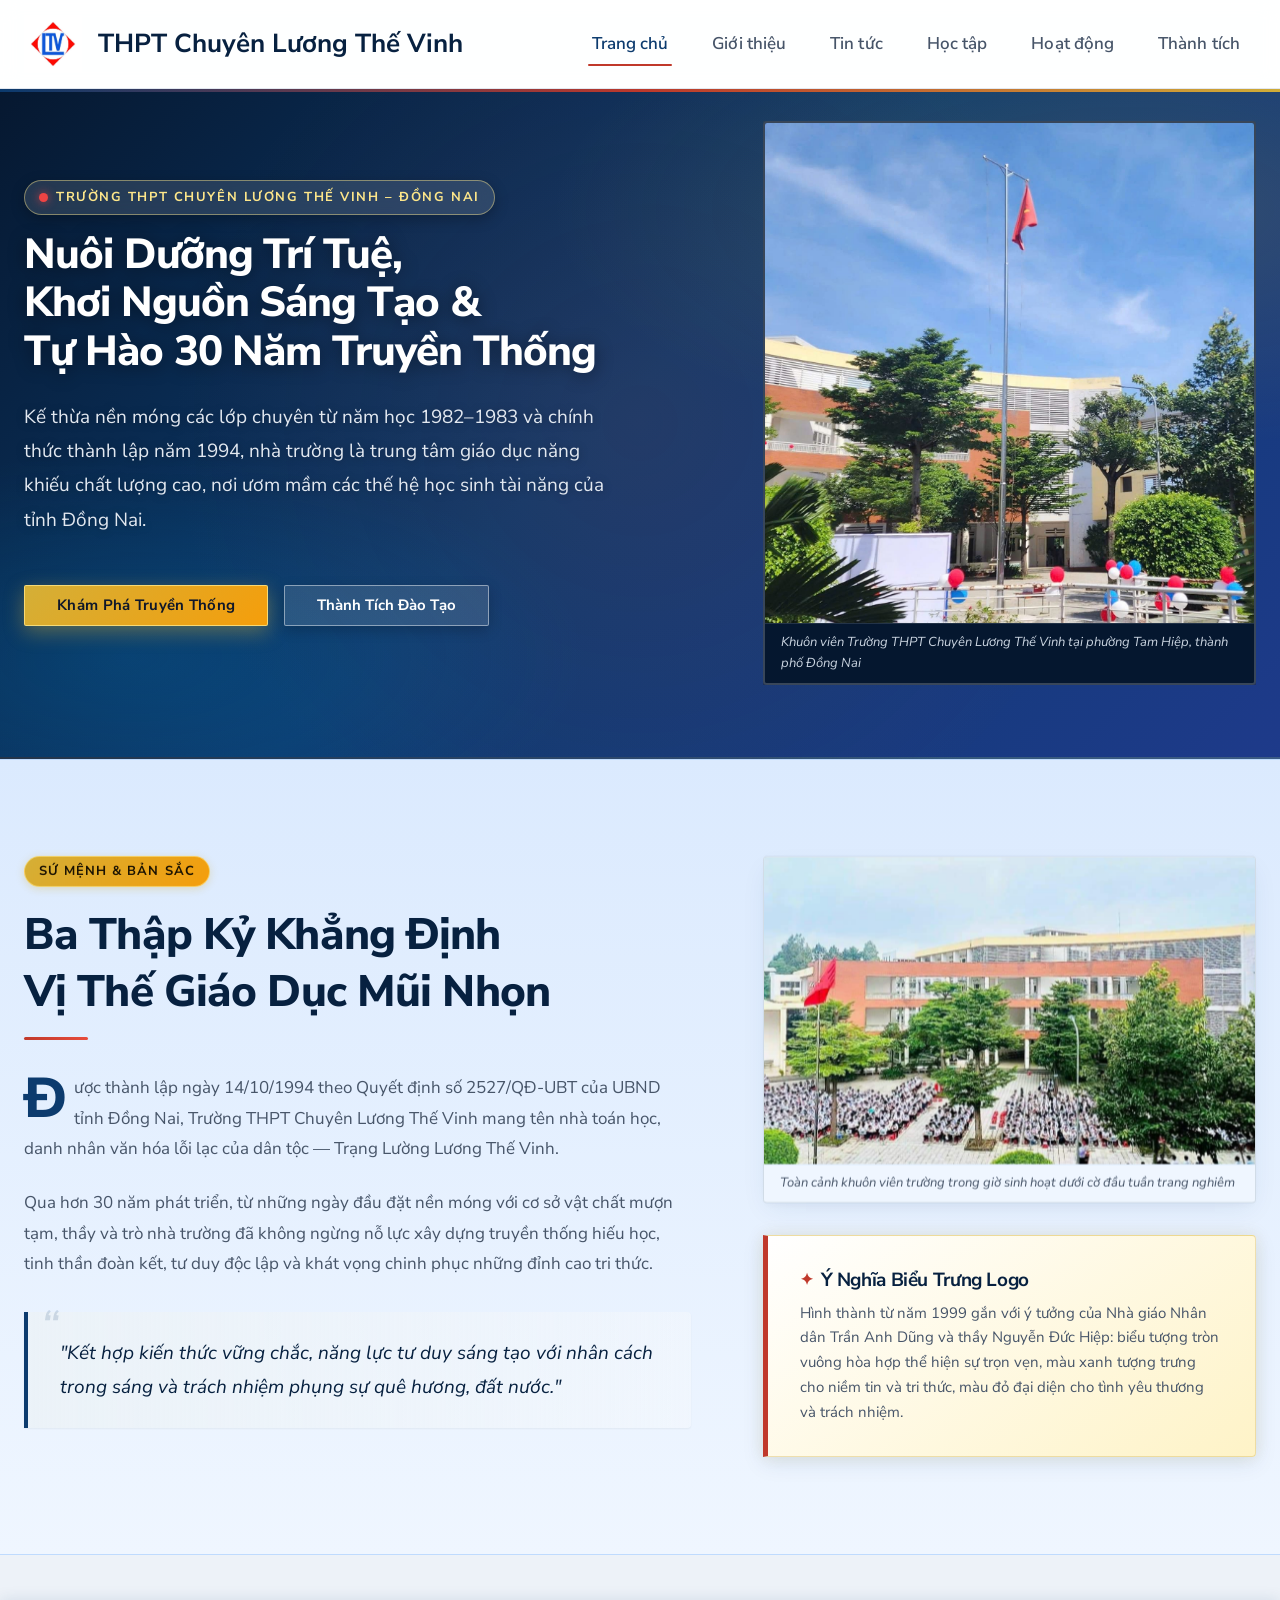
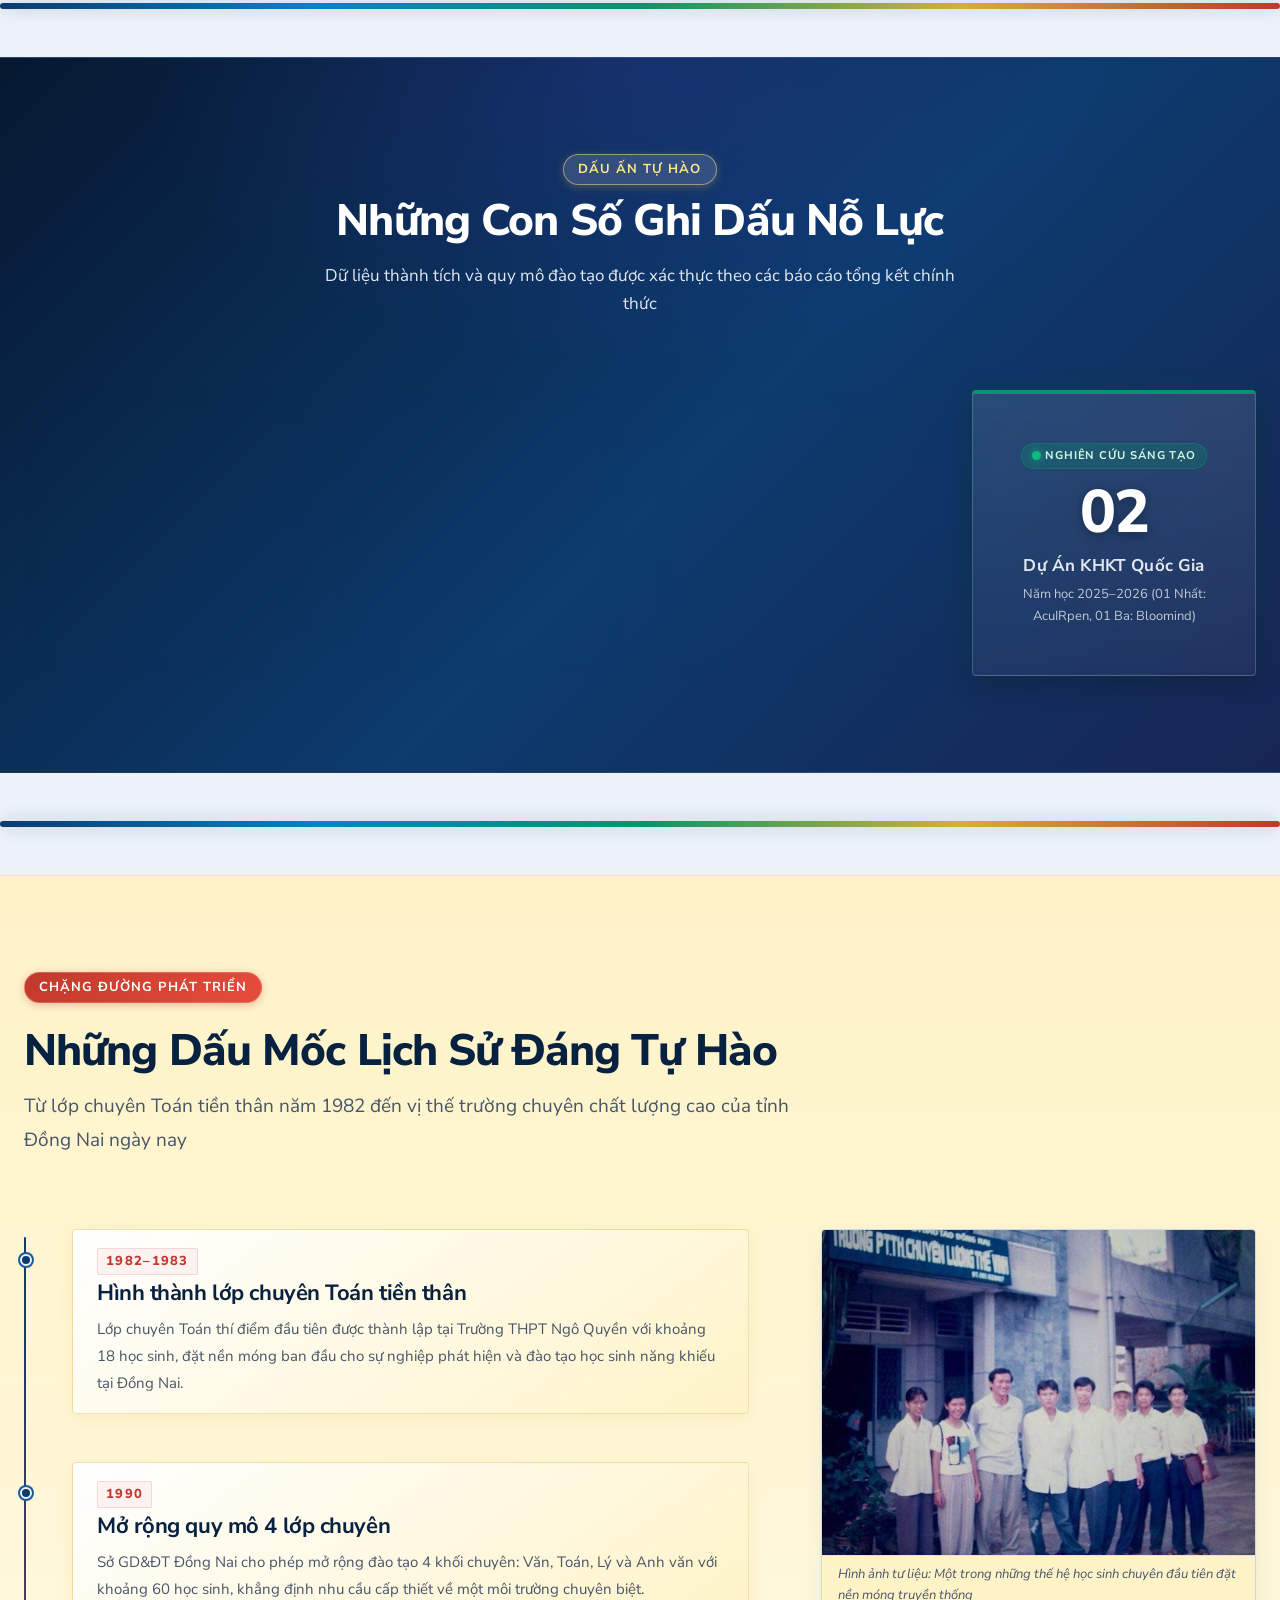
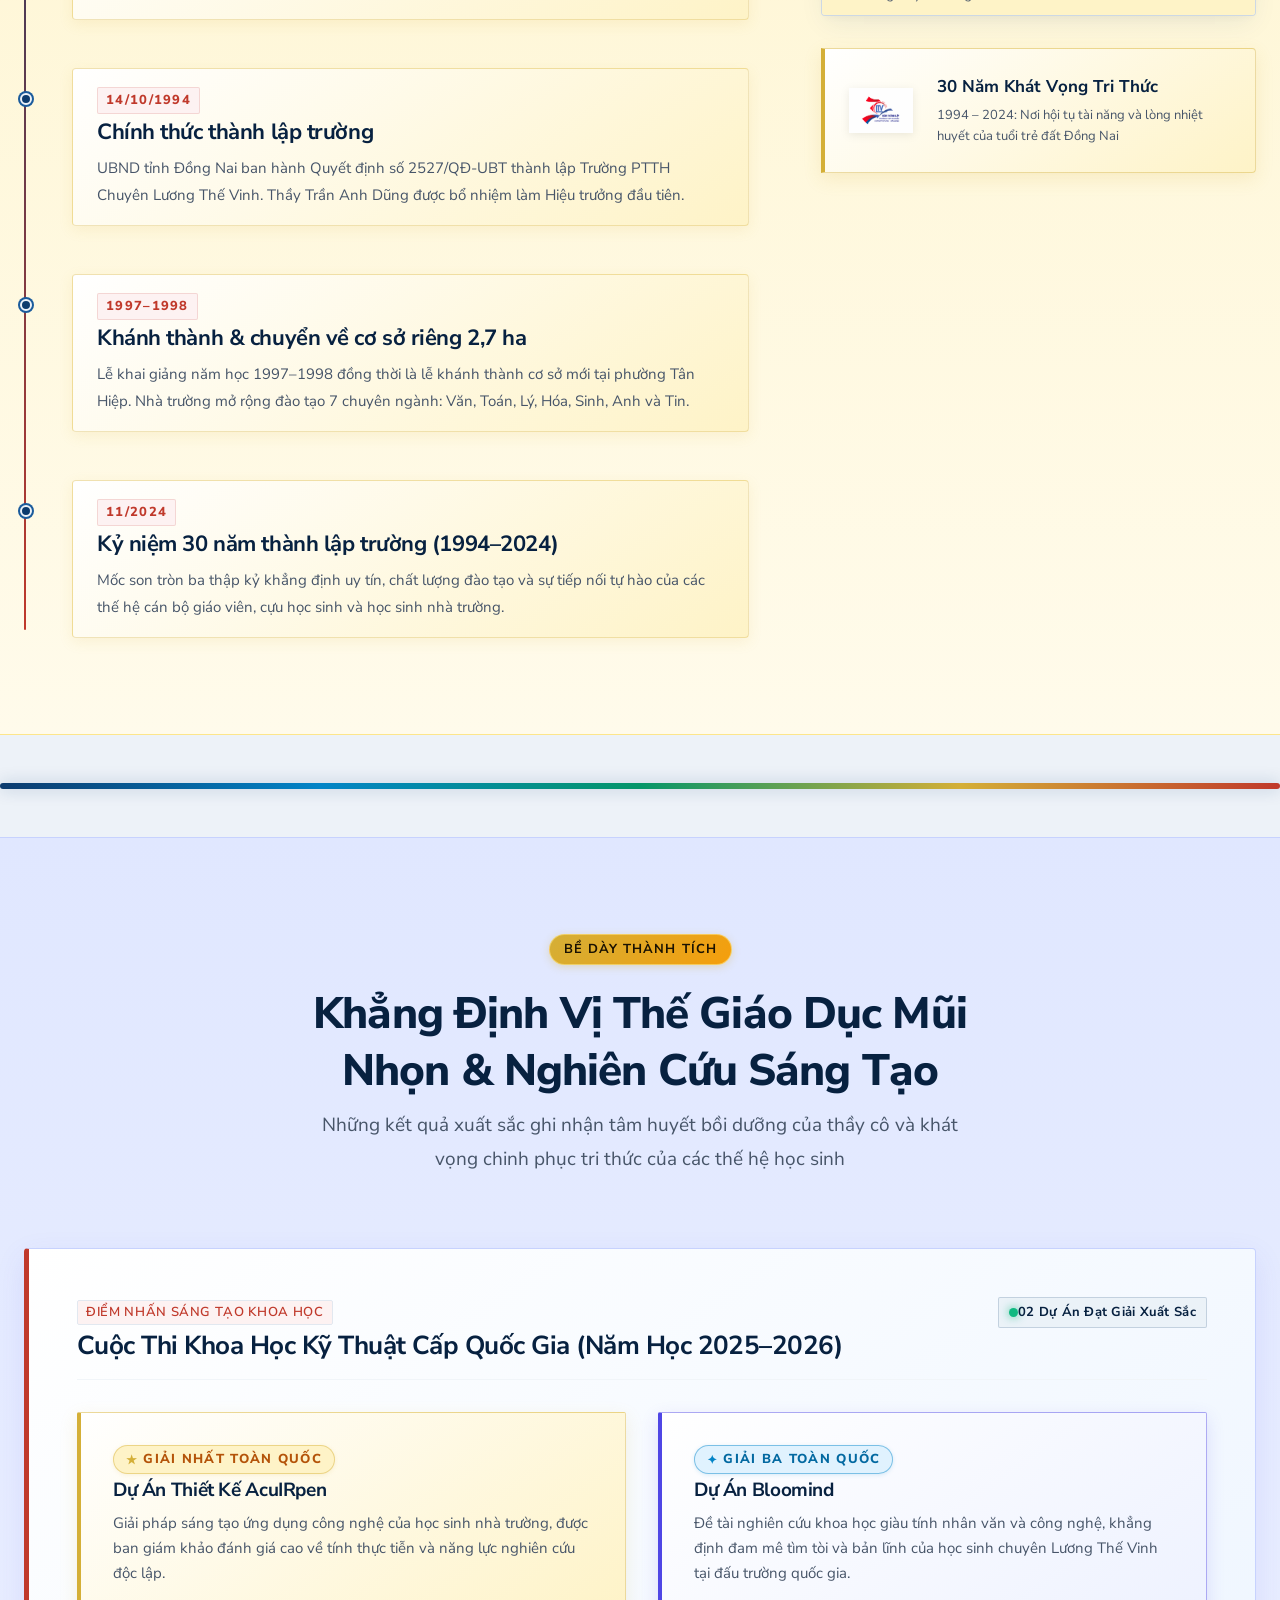
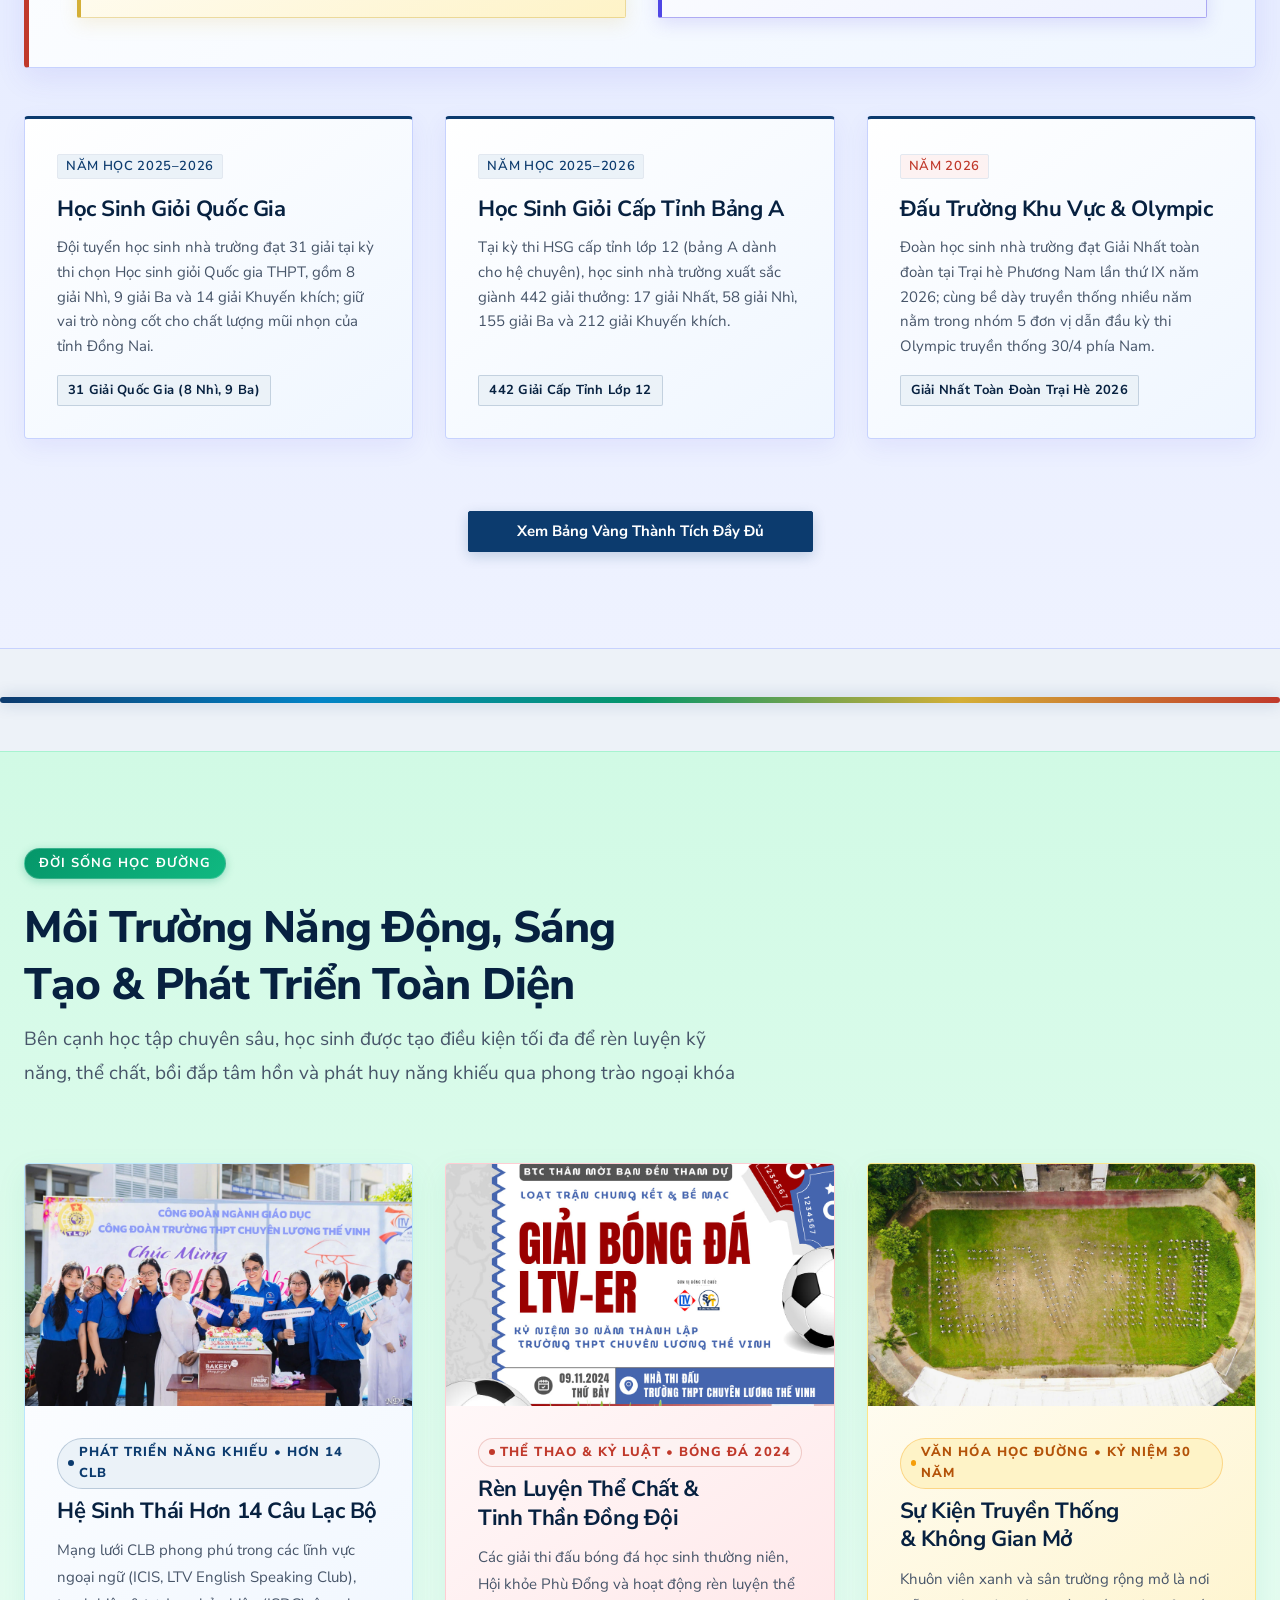
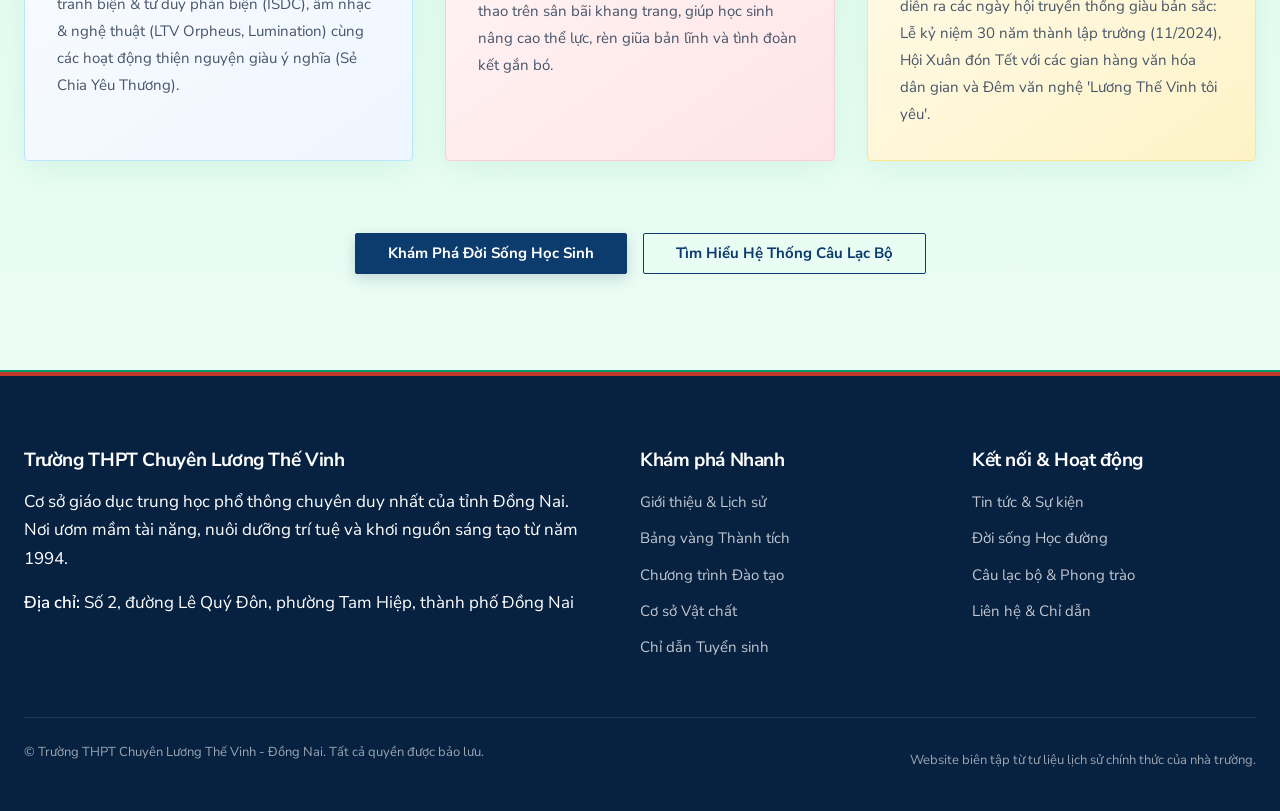
<file: index.html>
<!DOCTYPE html>
<html lang="vi">

<head>
  <meta charset="UTF-8">
  <meta name="viewport" content="width=device-width, initial-scale=1.0">
  <meta name="description"
    content="Trường THPT Chuyên Lương Thế Vinh - Đồng Nai | 30 năm truyền thống phát hiện và bồi dưỡng nhân tài (1994 - 2024)">
  <title>Trường THPT Chuyên Lương Thế Vinh - Đồng Nai</title>

  <!-- Favicon -->
  <link rel="icon" type="image/jpeg" href="assets/images/logo.jpg">

  <!-- Master Stylesheet -->
  <link rel="stylesheet" href="css/main.css">
</head>

<body>

  <!-- Pure CSS Scroll Progress Bar (Phase 22 Immersive Motion) -->
  <div class="scroll-progress-bar" aria-hidden="true"></div>

  <!-- Skip Link for Accessibility -->
  <a href="#main-content" class="skip-link">Chuyển đến nội dung chính</a>

  <!-- Site Header -->
  <header class="site-header">
    <div class="container">
      <div class="site-masthead">
        <div class="site-branding">
          <a href="index.html" class="site-brand-link">
            <img src="assets/images/logo.jpg" alt="Logo Trường THPT Chuyên Lương Thế Vinh" class="site-logo" width="58"
              height="58">
            <span class="site-title">THPT Chuyên Lương Thế Vinh</span>
          </a>
        </div>
        <nav class="site-nav" aria-label="Điều hướng chính">
          <!-- Desktop Navigation -->
          <ul class="nav-list">
            <li><a href="index.html" class="nav-link active" aria-current="page">Trang chủ</a></li>
            <li><a href="pages/about.html" class="nav-link">Giới thiệu</a></li>
            <li><a href="pages/news.html" class="nav-link">Tin tức</a></li>
            <li><a href="pages/academics.html" class="nav-link">Học tập</a></li>
            <li><a href="pages/student-life.html" class="nav-link">Hoạt động</a></li>
            <li><a href="pages/achievements.html" class="nav-link">Thành tích</a></li>
          </ul>

          <!-- Mobile Navigation Toggle -->
          <details class="nav-mobile-toggle">
            <summary class="nav-toggle-btn" aria-label="Mở menu điều hướng">
              <span class="nav-toggle-icon" aria-hidden="true"></span>
            </summary>
            <ul class="nav-mobile-list">
              <li><a href="index.html" class="nav-mobile-link active" aria-current="page">Trang chủ</a></li>
              <li><a href="pages/about.html" class="nav-mobile-link">Giới thiệu</a></li>
              <li><a href="pages/news.html" class="nav-mobile-link">Tin tức</a></li>
              <li><a href="pages/academics.html" class="nav-mobile-link">Học tập</a></li>
              <li><a href="pages/student-life.html" class="nav-mobile-link">Hoạt động</a></li>
              <li><a href="pages/achievements.html" class="nav-mobile-link">Thành tích</a></li>
            </ul>
          </details>
        </nav>
      </div>
    </div>
  </header>

  <!-- Main Content Landmark -->
  <main id="main-content">

    <!-- 1. Hero Section (Editorial Split Layout) -->
    <section class="hero-section" id="hero" aria-label="Khối giới thiệu đầu trang">
      <div class="container">
        <div class="hero-grid">
          <div class="hero-content">
            <span class="hero-eyebrow motion-stagger-title"><span class="status-pulse-dot status-pulse-dot--crimson"
                aria-hidden="true"></span>Trường THPT Chuyên Lương Thế Vinh – Đồng Nai</span>
            <h1 class="hero-title motion-stagger-title" style="font-size: 42px">Nuôi Dưỡng Trí Tuệ,<br> Khơi Nguồn Sáng
              Tạo &<br> Tự Hào 30 Năm Truyền Thống</h1>
            <p class="hero-lead motion-stagger-lead">Kế thừa nền móng các lớp chuyên từ năm học 1982–1983 và chính thức
              thành lập năm 1994, nhà trường là trung tâm giáo dục năng khiếu chất lượng cao, nơi ươm mầm các thế hệ học
              sinh tài năng của tỉnh Đồng Nai.</p>
            <div class="hero-actions motion-stagger-1">
              <a href="pages/about.html" class="btn btn-primary">Khám Phá Truyền Thống</a>
              <a href="pages/achievements.html" class="btn btn-outline">Thành Tích Đào Tạo</a>
            </div>
          </div>
          <div class="hero-media">
            <figure class="hero-figure motion-stagger-img">
              <img src="assets/images/the-campus-yard.jpg"
                alt="Khuôn viên Trường THPT Chuyên Lương Thế Vinh khang trang và rợp bóng cây xanh tại phường Tam Hiệp, thành phố Đồng Nai"
                class="hero-img" width="800" height="500" loading="eager" style="width:800px; height:500px">
              <figcaption class="hero-caption">Khuôn viên Trường THPT Chuyên Lương Thế Vinh tại phường Tam Hiệp, thành phố Đồng Nai</figcaption>
            </figure>
          </div>
        </div>
      </div>
    </section>

    <!-- 2. Intro & Heritage Section -->
    <section class="intro-section section-band--cool" id="intro" aria-label="Tổng quan và truyền thống">
      <div class="container">
        <div class="intro-grid">
          <div class="intro-content">
            <span class="section-kicker-pill section-kicker-pill--gold motion-stagger-title">Sứ Mệnh & Bản Sắc</span>
            <h2 class="intro-heading motion-stagger-title">Ba Thập Kỷ Khẳng Định Vị Thế Giáo Dục Mũi Nhọn</h2>
            <p class="intro-body motion-stagger-lead">Được thành lập ngày 14/10/1994 theo Quyết định số 2527/QĐ-UBT của
              UBND tỉnh Đồng Nai, Trường THPT Chuyên Lương Thế Vinh mang tên nhà toán học, danh nhân văn hóa lỗi lạc của
              dân tộc — Trạng Lường Lương Thế Vinh.</p>
            <p class="intro-body motion-stagger-1">Qua hơn 30 năm phát triển, từ những ngày đầu đặt nền móng với cơ sở
              vật chất mượn tạm, thầy và trò nhà trường đã không ngừng nỗ lực xây dựng truyền thống hiếu học, tinh thần
              đoàn kết, tư duy độc lập và khát vọng chinh phục những đỉnh cao tri thức.</p>
            <blockquote class="intro-highlight motion-stagger-2">
              "Kết hợp kiến thức vững chắc, năng lực tư duy sáng tạo với nhân cách trong sáng và trách nhiệm phụng sự
              quê hương, đất nước."
            </blockquote>
          </div>
          <div class="intro-media">
            <figure class="intro-figure motion-stagger-img">
              <img src="assets/images/the-campus-during-monday-morning-school-assembly.jpg"
                alt="Tập thể thầy và trò Trường THPT Chuyên Lương Thế Vinh trong giờ sinh hoạt dưới cờ đầu tuần trang nghiêm"
                class="intro-img" width="600" height="375" loading="lazy">
              <figcaption class="intro-caption">Toàn cảnh khuôn viên trường trong giờ sinh hoạt dưới cờ đầu tuần trang
                nghiêm</figcaption>
            </figure>
            <div class="intro-symbol-card motion-stagger-3">
              <h3 class="intro-symbol-title">Ý Nghĩa Biểu Trưng Logo</h3>
              <p class="intro-symbol-text">Hình thành từ năm 1999 gắn với ý tưởng của Nhà giáo Nhân dân Trần Anh Dũng và
                thầy Nguyễn Đức Hiệp: biểu tượng tròn vuông hòa hợp thể hiện sự trọn vẹn, màu xanh tượng trưng cho niềm
                tin và tri thức, màu đỏ đại diện cho tình yêu thương và trách nhiệm.</p>
            </div>
          </div>
        </div>
      </div>
    </section>

    <!-- Architectural Section Divider -->
    <div class="section-divider-prism" aria-hidden="true"></div>

    <!-- 3. Key Numbers / Statistics Section (Dark Navy Feature Band) -->
    <section class="stats-section section-band--navy" id="stats" aria-label="Số liệu nổi bật">
      <div class="container">
        <div class="stats-header">
          <span class="section-kicker-pill section-kicker-pill--gold motion-stagger-title">Dấu Ấn Tự Hào</span>
          <h2 class="stats-title motion-stagger-title">Những Con Số Ghi Dấu Nỗ Lực</h2>
          <p class="stats-subtitle motion-stagger-lead">Dữ liệu thành tích và quy mô đào tạo được xác thực theo các báo
            cáo tổng kết chính thức</p>
        </div>
        <div class="stats-grid">
          <div class="stat-item stat-item--gold motion-stagger-1">
            <span class="stat-badge stat-badge--gold"><span class="status-pulse-dot status-pulse-dot--gold"
                aria-hidden="true"></span>Mốc Son 30 Năm</span>
            <div class="stat-number">30</div>
            <div class="stat-label">Năm Truyền Thống</div>
            <div class="stat-note">1994 – 2024: Hình thành & Phát triển</div>
          </div>
          <div class="stat-item stat-item--red motion-stagger-2">
            <span class="stat-badge stat-badge--red"><span class="status-pulse-dot status-pulse-dot--crimson"
                aria-hidden="true"></span>Mũi Nhọn Quốc Gia</span>
            <div class="stat-number">31</div>
            <div class="stat-label">Giải HSG Quốc Gia</div>
            <div class="stat-note">Năm học 2025–2026 (8 Nhì, 9 Ba, 14 KK)</div>
          </div>
          <div class="stat-item stat-item--cyan motion-stagger-3">
            <span class="stat-badge stat-badge--cyan"><span class="status-pulse-dot" aria-hidden="true"></span>Dẫn Đầu
              Cấp Tỉnh</span>
            <div class="stat-number">442</div>
            <div class="stat-label">Giải HSG Tỉnh Lớp 12</div>
            <div class="stat-note">Năm học 2025–2026 Bảng A (17 Nhất, 58 Nhì)</div>
          </div>
          <div class="stat-item stat-item--emerald motion-stagger-4">
            <span class="stat-badge stat-badge--emerald"><span class="status-pulse-dot" aria-hidden="true"></span>Nghiên
              Cứu Sáng Tạo</span>
            <div class="stat-number">02</div>
            <div class="stat-label">Dự Án KHKT Quốc Gia</div>
            <div class="stat-note">Năm học 2025–2026 (01 Nhất: AcuIRpen, 01 Ba: Bloomind)</div>
          </div>
        </div>
      </div>
    </section>

    <!-- Architectural Section Divider -->
    <div class="section-divider-prism" aria-hidden="true"></div>

    <!-- 4. Historical Milestones Section (Warm Amber Band) -->
    <section class="timeline-section section-band--warm" id="timeline" aria-label="Dấu mốc lịch sử">
      <div class="container">
        <div class="timeline-header">
          <span class="section-kicker-pill section-kicker-pill--crimson motion-stagger-title">Chặng
            Đường Phát
            Triển</span>
          <h2 class="timeline-title motion-stagger-title">Những Dấu Mốc Lịch Sử Đáng Tự Hào</h2>
          <p class="timeline-lead motion-stagger-lead">Từ lớp chuyên Toán tiền thân năm 1982 đến vị thế trường chuyên
            chất lượng cao của tỉnh Đồng Nai ngày nay</p>
        </div>
        <div class="timeline-layout">
          <ol class="timeline-list">
            <li class="timeline-item motion-stagger-1">
              <span class="timeline-marker" aria-hidden="true"></span>
              <div class="timeline-year">1982–1983</div>
              <h3 class="timeline-heading">Hình thành lớp chuyên Toán tiền thân</h3>
              <p class="timeline-desc">Lớp chuyên Toán thí điểm đầu tiên được thành lập tại Trường THPT Ngô Quyền với
                khoảng 18 học sinh, đặt nền móng ban đầu cho sự nghiệp phát hiện và đào tạo học sinh năng khiếu tại Đồng
                Nai.</p>
            </li>
            <li class="timeline-item motion-stagger-2">
              <span class="timeline-marker" aria-hidden="true"></span>
              <div class="timeline-year">1990</div>
              <h3 class="timeline-heading">Mở rộng quy mô 4 lớp chuyên</h3>
              <p class="timeline-desc">Sở GD&ĐT Đồng Nai cho phép mở rộng đào tạo 4 khối chuyên: Văn, Toán, Lý và Anh
                văn với khoảng 60 học sinh, khẳng định nhu cầu cấp thiết về một môi trường chuyên biệt.</p>
            </li>
            <li class="timeline-item motion-stagger-3">
              <span class="timeline-marker" aria-hidden="true"></span>
              <div class="timeline-year">14/10/1994</div>
              <h3 class="timeline-heading">Chính thức thành lập trường</h3>
              <p class="timeline-desc">UBND tỉnh Đồng Nai ban hành Quyết định số 2527/QĐ-UBT thành lập Trường PTTH
                Chuyên Lương Thế Vinh. Thầy Trần Anh Dũng được bổ nhiệm làm Hiệu trưởng đầu tiên.</p>
            </li>
            <li class="timeline-item motion-stagger-4">
              <span class="timeline-marker" aria-hidden="true"></span>
              <div class="timeline-year">1997–1998</div>
              <h3 class="timeline-heading">Khánh thành & chuyển về cơ sở riêng 2,7 ha</h3>
              <p class="timeline-desc">Lễ khai giảng năm học 1997–1998 đồng thời là lễ khánh thành cơ sở mới tại phường Tân
                Hiệp. Nhà trường mở rộng đào tạo 7 chuyên ngành: Văn, Toán, Lý, Hóa, Sinh, Anh và Tin.</p>
            </li>
            <li class="timeline-item motion-stagger-5">
              <span class="timeline-marker" aria-hidden="true"></span>
              <div class="timeline-year">11/2024</div>
              <h3 class="timeline-heading">Kỷ niệm 30 năm thành lập trường (1994–2024)</h3>
              <p class="timeline-desc">Mốc son tròn ba thập kỷ khẳng định uy tín, chất lượng đào tạo và sự tiếp nối tự
                hào của các thế hệ cán bộ giáo viên, cựu học sinh và học sinh nhà trường.</p>
            </li>
          </ol>
          <div class="timeline-sidebar">
            <figure class="timeline-figure motion-stagger-img">
              <img src="assets/images/one-of-the-first-generation.jpg"
                alt="Tư liệu quý về một trong những thế hệ học sinh chuyên đầu tiên của trường" class="timeline-img"
                width="400" height="300" loading="lazy">
              <figcaption class="timeline-caption">Hình ảnh tư liệu: Một trong những thế hệ học sinh chuyên đầu tiên đặt
                nền móng truyền thống</figcaption>
            </figure>
            <div class="timeline-badge-card motion-stagger-2">
              <img src="assets/images/30th-anniversary-logo.jpg"
                alt="Biểu trưng kỷ niệm 30 năm Trường THPT Chuyên Lương Thế Vinh" class="timeline-badge-img" width="56"
                height="56">
              <div>
                <div class="timeline-badge-title">30 Năm Khát Vọng Tri Thức</div>
                <p class="timeline-badge-desc">1994 – 2024: Nơi hội tụ tài năng và lòng nhiệt huyết của tuổi trẻ đất
                  Đồng Nai</p>
              </div>
            </div>
          </div>
        </div>
      </div>
    </section>

    <!-- Architectural Section Divider -->
    <div class="section-divider-prism" aria-hidden="true"></div>

    <!-- 5. Achievements Section (Indigo Feature Band) -->
    <section class="achievements-section section-band--indigo" id="achievements" aria-label="Thành tích và vinh danh">
      <div class="container">
        <div class="achievements-header">
          <span class="section-kicker-pill section-kicker-pill--gold motion-stagger-title">Bề Dày Thành Tích</span>
          <h2 class="achievements-title motion-stagger-title">Khẳng Định Vị Thế Giáo Dục Mũi Nhọn & Nghiên Cứu Sáng Tạo
          </h2>
          <p class="achievements-lead motion-stagger-lead">Những kết quả xuất sắc ghi nhận tâm huyết bồi dưỡng của thầy
            cô và khát vọng chinh phục tri thức của các thế hệ học sinh</p>
        </div>

        <!-- Spotlight: Nghiên cứu Khoa học Kỹ thuật Quốc gia -->
        <div class="research-spotlight">
          <div class="research-spotlight-header">
            <div>
              <span class="badge badge-accent motion-stagger-title">Điểm Nhấn Sáng Tạo Khoa Học</span>
              <h3 class="research-spotlight-title motion-stagger-title">Cuộc Thi Khoa Học Kỹ Thuật Cấp Quốc Gia (Năm Học
                2025–2026)</h3>
            </div>
            <span class="achievement-stats-pill motion-stagger-lead"><span class="status-pulse-dot"
                aria-hidden="true"></span>02 Dự Án Đạt Giải Xuất Sắc</span>
          </div>
          <div class="research-projects-grid">
            <div class="research-project-card research-project-card--gold motion-stagger-1">
              <span class="research-project-award">Giải Nhất Toàn Quốc</span>
              <h4 class="research-project-name">Dự Án Thiết Kế AcuIRpen</h4>
              <p class="research-project-desc">Giải pháp sáng tạo ứng dụng công nghệ của học sinh nhà trường, được ban
                giám khảo đánh giá cao về tính thực tiễn và năng lực nghiên cứu độc lập.</p>
            </div>
            <div class="research-project-card research-project-card--cobalt motion-stagger-2">
              <span class="research-project-award">Giải Ba Toàn Quốc</span>
              <h4 class="research-project-name">Dự Án Bloomind</h4>
              <p class="research-project-desc">Đề tài nghiên cứu khoa học giàu tính nhân văn và công nghệ, khẳng định
                đam mê tìm tòi và bản lĩnh của học sinh chuyên Lương Thế Vinh tại đấu trường quốc gia.</p>
            </div>
          </div>
        </div>

        <!-- Academic Distinctions Grid -->
        <div class="achievements-grid">
          <div class="achievement-card motion-stagger-1">
            <div class="achievement-badge">
              <span class="badge badge-primary">Năm Học 2025–2026</span>
            </div>
            <h3 class="achievement-title">Học Sinh Giỏi Quốc Gia</h3>
            <p class="achievement-desc">Đội tuyển học sinh nhà trường đạt 31 giải tại kỳ thi chọn Học sinh giỏi Quốc gia
              THPT, gồm 8 giải Nhì, 9 giải Ba và 14 giải Khuyến khích; giữ vai trò nòng cốt cho chất lượng mũi nhọn của
              tỉnh Đồng Nai.</p>
            <div>
              <span class="achievement-stats-pill">31 Giải Quốc Gia (8 Nhì, 9 Ba)</span>
            </div>
          </div>

          <div class="achievement-card motion-stagger-2">
            <div class="achievement-badge">
              <span class="badge badge-primary">Năm Học 2025–2026</span>
            </div>
            <h3 class="achievement-title">Học Sinh Giỏi Cấp Tỉnh Bảng A</h3>
            <p class="achievement-desc">Tại kỳ thi HSG cấp tỉnh lớp 12 (bảng A dành cho hệ chuyên), học sinh nhà trường
              xuất sắc giành 442 giải thưởng: 17 giải Nhất, 58 giải Nhì, 155 giải Ba và 212 giải Khuyến khích.</p>
            <div>
              <span class="achievement-stats-pill">442 Giải Cấp Tỉnh Lớp 12</span>
            </div>
          </div>

          <div class="achievement-card motion-stagger-3">
            <div class="achievement-badge">
              <span class="badge badge-accent">Năm 2026</span>
            </div>
            <h3 class="achievement-title">Đấu Trường Khu Vực & Olympic</h3>
            <p class="achievement-desc">Đoàn học sinh nhà trường đạt Giải Nhất toàn đoàn tại Trại hè Phương Nam lần thứ
              IX năm 2026; cùng bề dày truyền thống nhiều năm nằm trong nhóm 5 đơn vị dẫn đầu kỳ thi Olympic truyền
              thống 30/4 phía Nam.</p>
            <div>
              <span class="achievement-stats-pill">Giải Nhất Toàn Đoàn Trại Hè 2026</span>
            </div>
          </div>
        </div>

        <div class="achievements-actions motion-stagger-4">
          <a href="pages/achievements.html" class="btn btn-primary">Xem Bảng Vàng Thành Tích Đầy Đủ</a>
        </div>
      </div>
    </section>

    <!-- Architectural Section Divider -->
    <div class="section-divider-prism" aria-hidden="true"></div>

    <!-- 6. Student Life & Activities Section (Fresh Emerald Band) -->
    <section class="activities-section section-band--emerald" id="activities"
      aria-label="Đời sống học sinh và hoạt động ngoại khóa">
      <div class="container">
        <div class="activities-header">
          <div class="activities-header-content">
            <span class="section-kicker-pill section-kicker-pill--emerald motion-stagger-title">Đời Sống Học
              Đường</span>
            <h2 class="activities-title motion-stagger-title">Môi Trường Năng Động, Sáng Tạo & Phát Triển Toàn Diện</h2>
            <p class="activities-lead motion-stagger-lead">Bên cạnh học tập chuyên sâu, học sinh được tạo điều kiện tối
              đa để rèn luyện kỹ năng, thể chất, bồi đắp tâm hồn và phát huy năng khiếu qua phong trào ngoại khóa</p>
          </div>
        </div>

        <div class="activities-grid">
          <!-- Card 1: Câu lạc bộ & Năng khiếu -->
          <div class="activity-card activity-card--azure motion-stagger-1">
            <div class="activity-image-wrapper">
              <img src="assets/images/activity-30th-anniversary-student-group-01.jpg"
                alt="Các bạn học sinh Trường THPT Chuyên Lương Thế Vinh rạng rỡ và gắn kết trong hoạt động kỷ niệm trường"
                class="activity-img" width="600" height="375" loading="lazy">
            </div>
            <div class="activity-content">
              <span class="activity-category activity-category--azure">Phát Triển Năng Khiếu • Hơn 14 CLB</span>
              <h3 class="activity-title">Hệ Sinh Thái Hơn 14 Câu Lạc Bộ</h3>
              <p class="activity-desc">Mạng lưới CLB phong phú trong các lĩnh vực ngoại ngữ (ICIS, LTV English Speaking
                Club), tranh biện & tư duy phản biện (ISDC), âm nhạc & nghệ thuật (LTV Orpheus, Lumination) cùng các
                hoạt động thiện nguyện giàu ý nghĩa (Sẻ Chia Yêu Thương).</p>
            </div>
          </div>

          <!-- Card 2: Thể thao & Rèn luyện -->
          <div class="activity-card activity-card--crimson motion-stagger-2">
            <div class="activity-image-wrapper">
              <img src="assets/images/football-tournament-2024.jpg"
                alt="Trận đấu sôi nổi trong khuôn khổ giải thi đấu bóng đá học sinh Trường THPT Chuyên Lương Thế Vinh năm 2024"
                class="activity-img" width="600" height="375" loading="lazy">
            </div>
            <div class="activity-content">
              <span class="activity-category activity-category--crimson">Thể Thao & Kỷ Luật • Bóng Đá 2024</span>
              <h3 class="activity-title">Rèn Luyện Thể Chất & Tinh Thần Đồng Đội</h3>
              <p class="activity-desc">Các giải thi đấu bóng đá học sinh thường niên, Hội khỏe Phù Đổng và hoạt động rèn
                luyện thể thao trên sân bãi khang trang, giúp học sinh nâng cao thể lực, rèn giũa bản lĩnh và tình đoàn
                kết gắn bó.</p>
            </div>
          </div>

          <!-- Card 3: Sự kiện & Văn hóa truyền thống -->
          <div class="activity-card activity-card--amber motion-stagger-3">
            <div class="activity-image-wrapper">
              <img src="assets/images/activity-school-field-aerial-01.jpg"
                alt="Toàn cảnh sân thể thao và khuôn viên trường nhìn từ trên cao trong các hoạt động sinh hoạt tập thể"
                class="activity-img" width="600" height="375" loading="lazy">
            </div>
            <div class="activity-content">
              <span class="activity-category activity-category--amber">Văn Hóa Học Đường • Kỷ Niệm 30 Năm</span>
              <h3 class="activity-title">Sự Kiện Truyền Thống & Không Gian Mở</h3>
              <p class="activity-desc">Khuôn viên xanh và sân trường rộng mở là nơi diễn ra các ngày hội truyền thống
                giàu bản sắc: Lễ kỷ niệm 30 năm thành lập trường (11/2024), Hội Xuân đón Tết với các gian hàng văn hóa
                dân gian và Đêm văn nghệ 'Lương Thế Vinh tôi yêu'.</p>
            </div>
          </div>
        </div>

        <div class="activities-actions motion-stagger-4">
          <a href="pages/student-life.html" class="btn btn-primary">Khám Phá Đời Sống Học Sinh</a>
          <a href="pages/activities.html" class="btn btn-outline">Tìm Hiểu Hệ Thống Câu Lạc Bộ</a>
        </div>
      </div>
    </section>

  </main>

  <!-- Site Footer -->
  <footer class="site-footer">
    <div class="container">
      <div class="footer-grid">
        <div class="footer-col">
          <h3 class="footer-heading">Trường THPT Chuyên Lương Thế Vinh</h3>
          <p class="footer-desc">
            Cơ sở giáo dục trung học phổ thông chuyên duy nhất của tỉnh Đồng Nai. Nơi ươm mầm tài năng, nuôi dưỡng trí
            tuệ và khơi nguồn sáng tạo từ năm 1994.
          </p>
          <p class="footer-meta">
            <strong>Địa chỉ:</strong> Số 2, đường Lê Quý Đôn, phường Tam Hiệp, thành phố Đồng Nai
          </p>
        </div>
        <div class="footer-col">
          <h3 class="footer-heading">Khám phá Nhanh</h3>
          <ul class="footer-links">
            <li><a href="pages/about.html">Giới thiệu & Lịch sử</a></li>
            <li><a href="pages/achievements.html">Bảng vàng Thành tích</a></li>
            <li><a href="pages/academics.html">Chương trình Đào tạo</a></li>
            <li><a href="pages/facilities.html">Cơ sở Vật chất</a></li>
            <li><a href="pages/admissions.html">Chỉ dẫn Tuyển sinh</a></li>
          </ul>
        </div>
        <div class="footer-col">
          <h3 class="footer-heading">Kết nối & Hoạt động</h3>
          <ul class="footer-links">
            <li><a href="pages/news.html">Tin tức & Sự kiện</a></li>
            <li><a href="pages/student-life.html">Đời sống Học đường</a></li>
            <li><a href="pages/activities.html">Câu lạc bộ & Phong trào</a></li>
            <li><a href="pages/contact.html">Liên hệ & Chỉ dẫn</a></li>
          </ul>
        </div>
      </div>
      <div class="footer-bottom">
        <p>&copy; Trường THPT Chuyên Lương Thế Vinh - Đồng Nai. Tất cả quyền được bảo lưu.</p>
        <p class="footer-source-note">Website biên tập từ tư liệu lịch sử chính thức của nhà trường.</p>
      </div>
    </div>
  </footer>

</body>

</html>
</file>
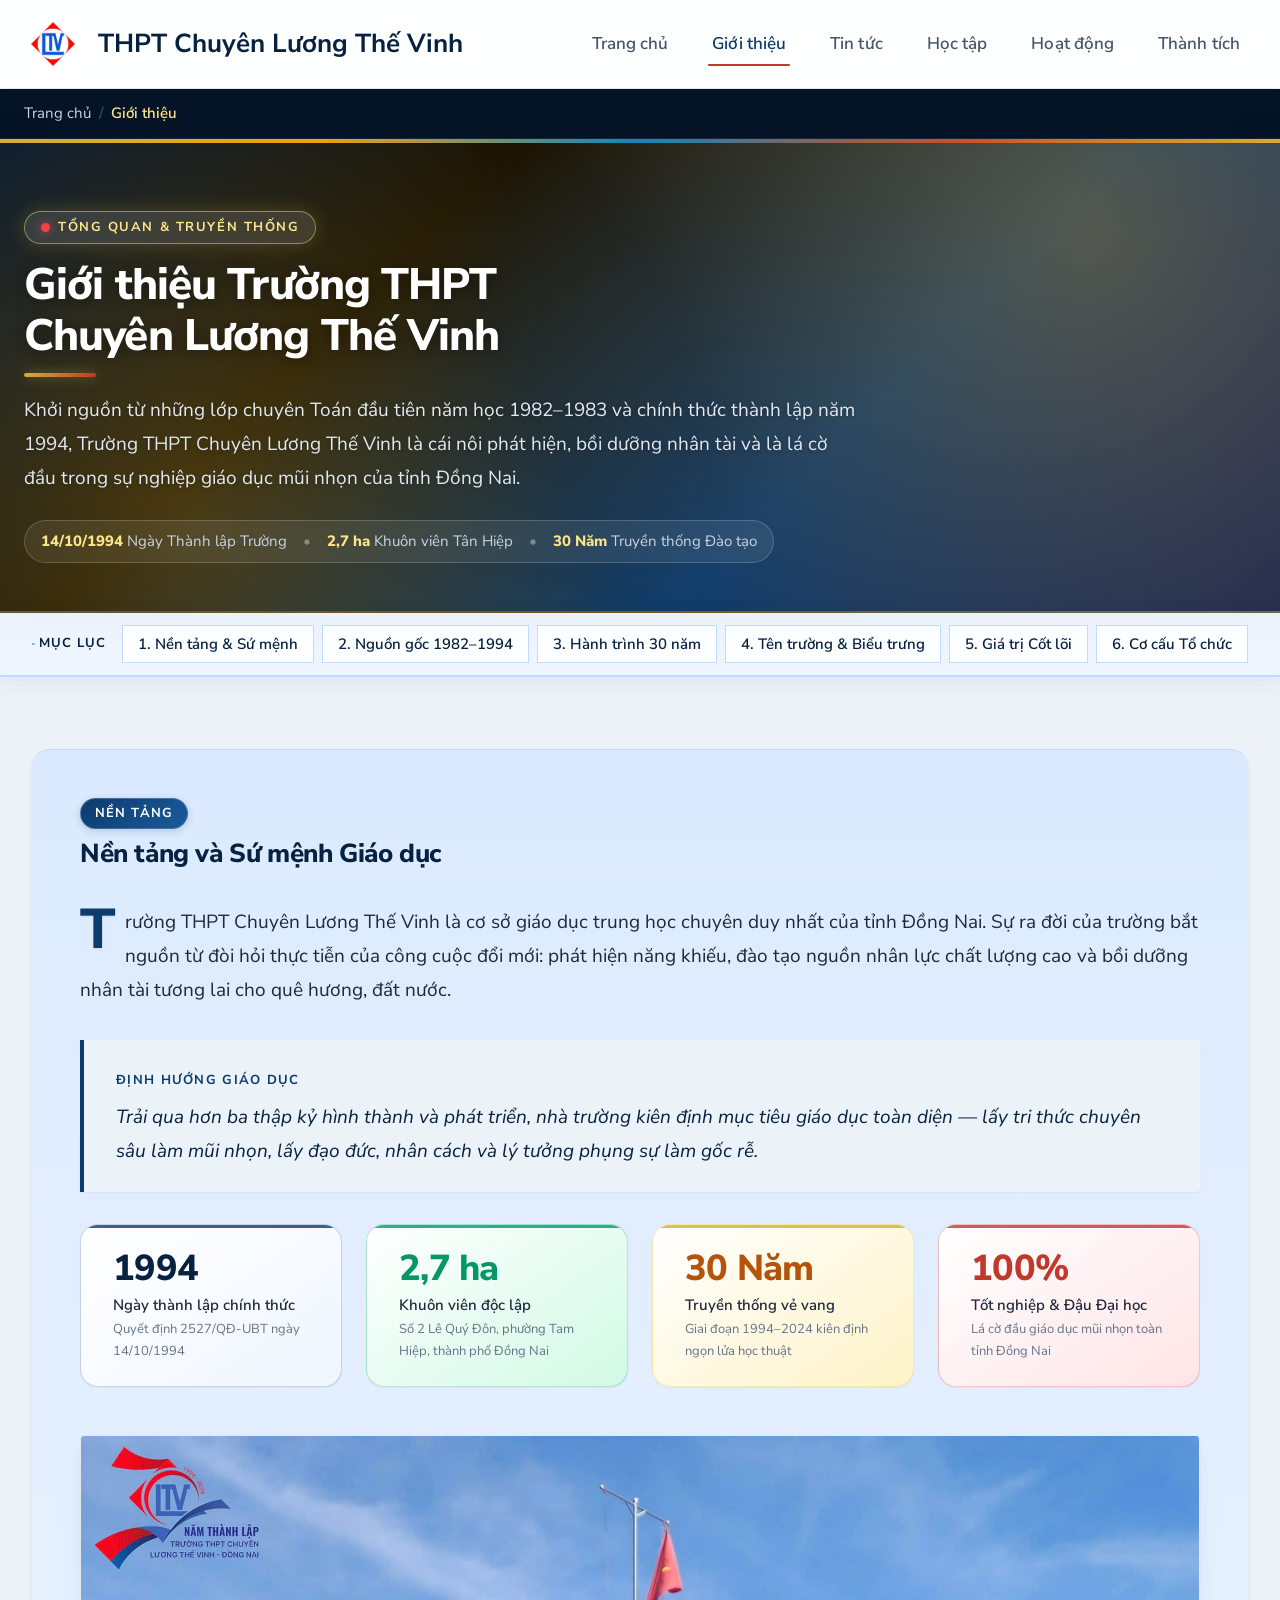
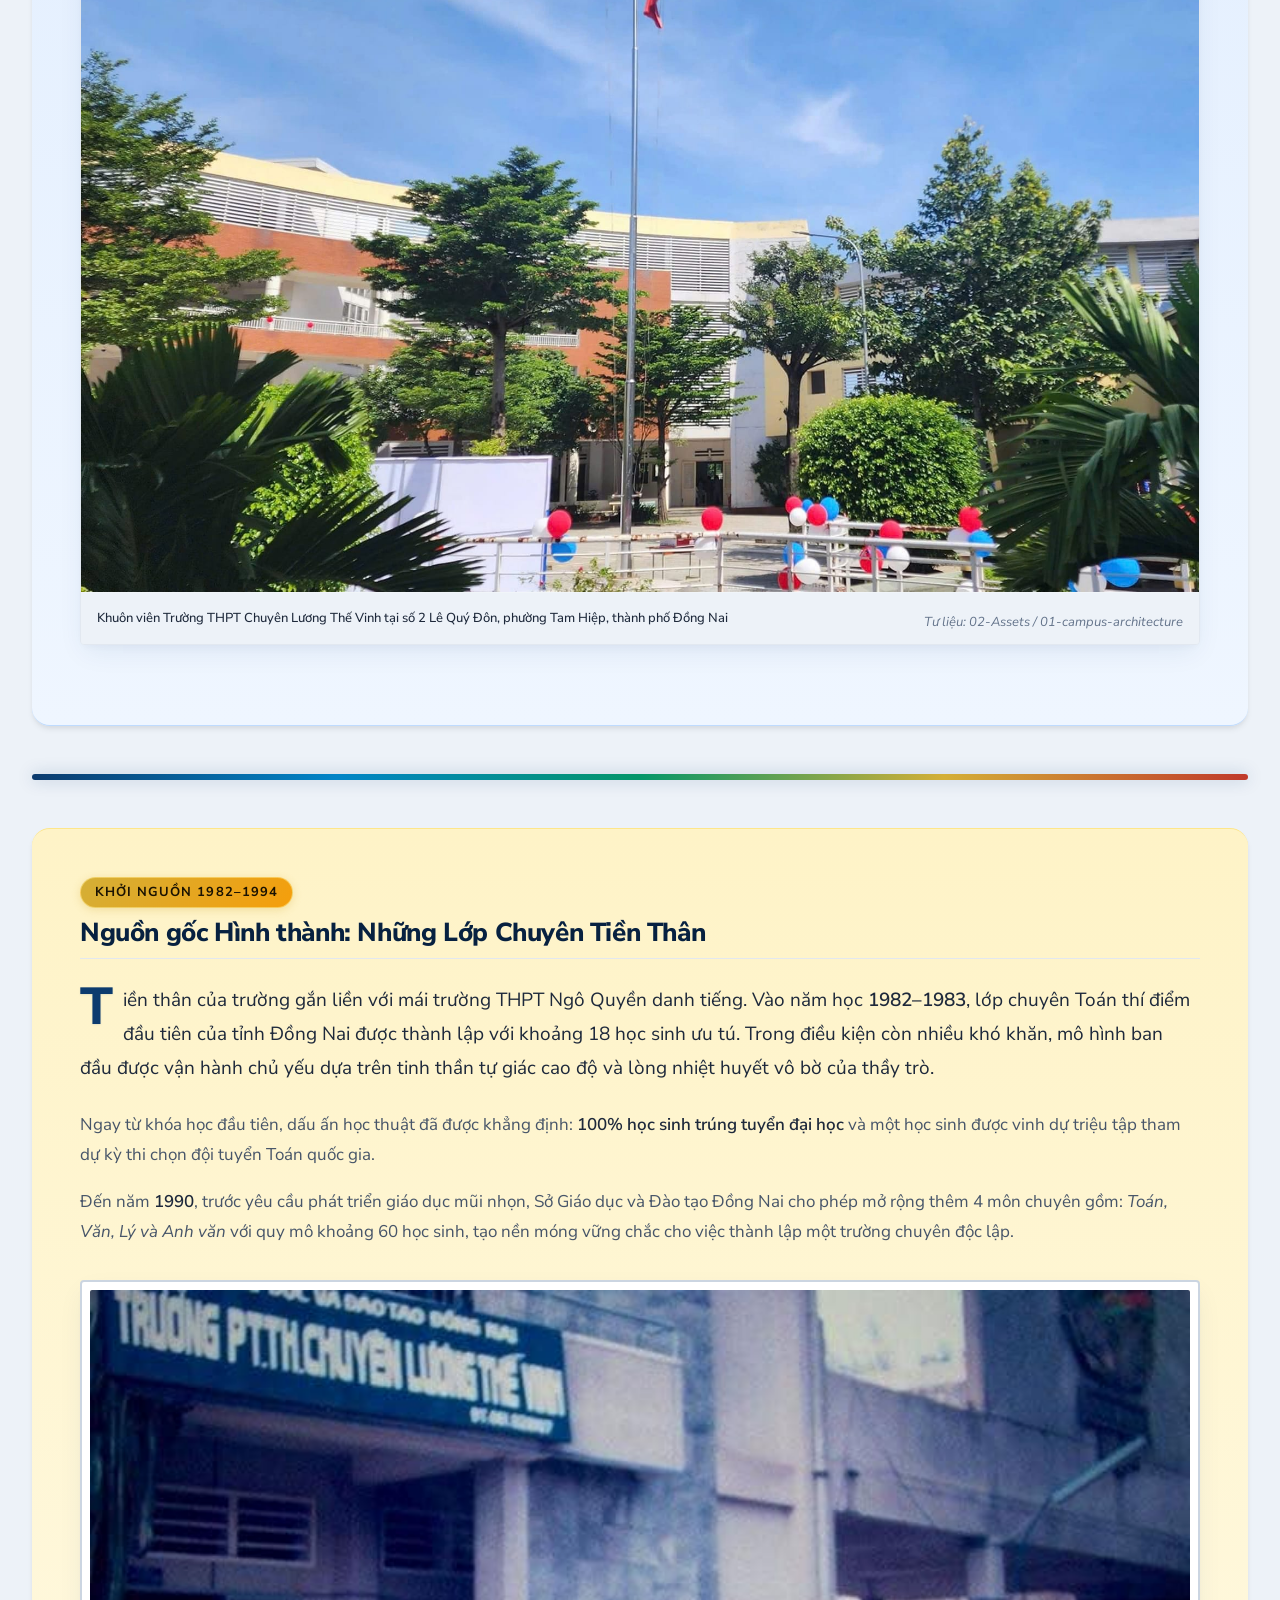
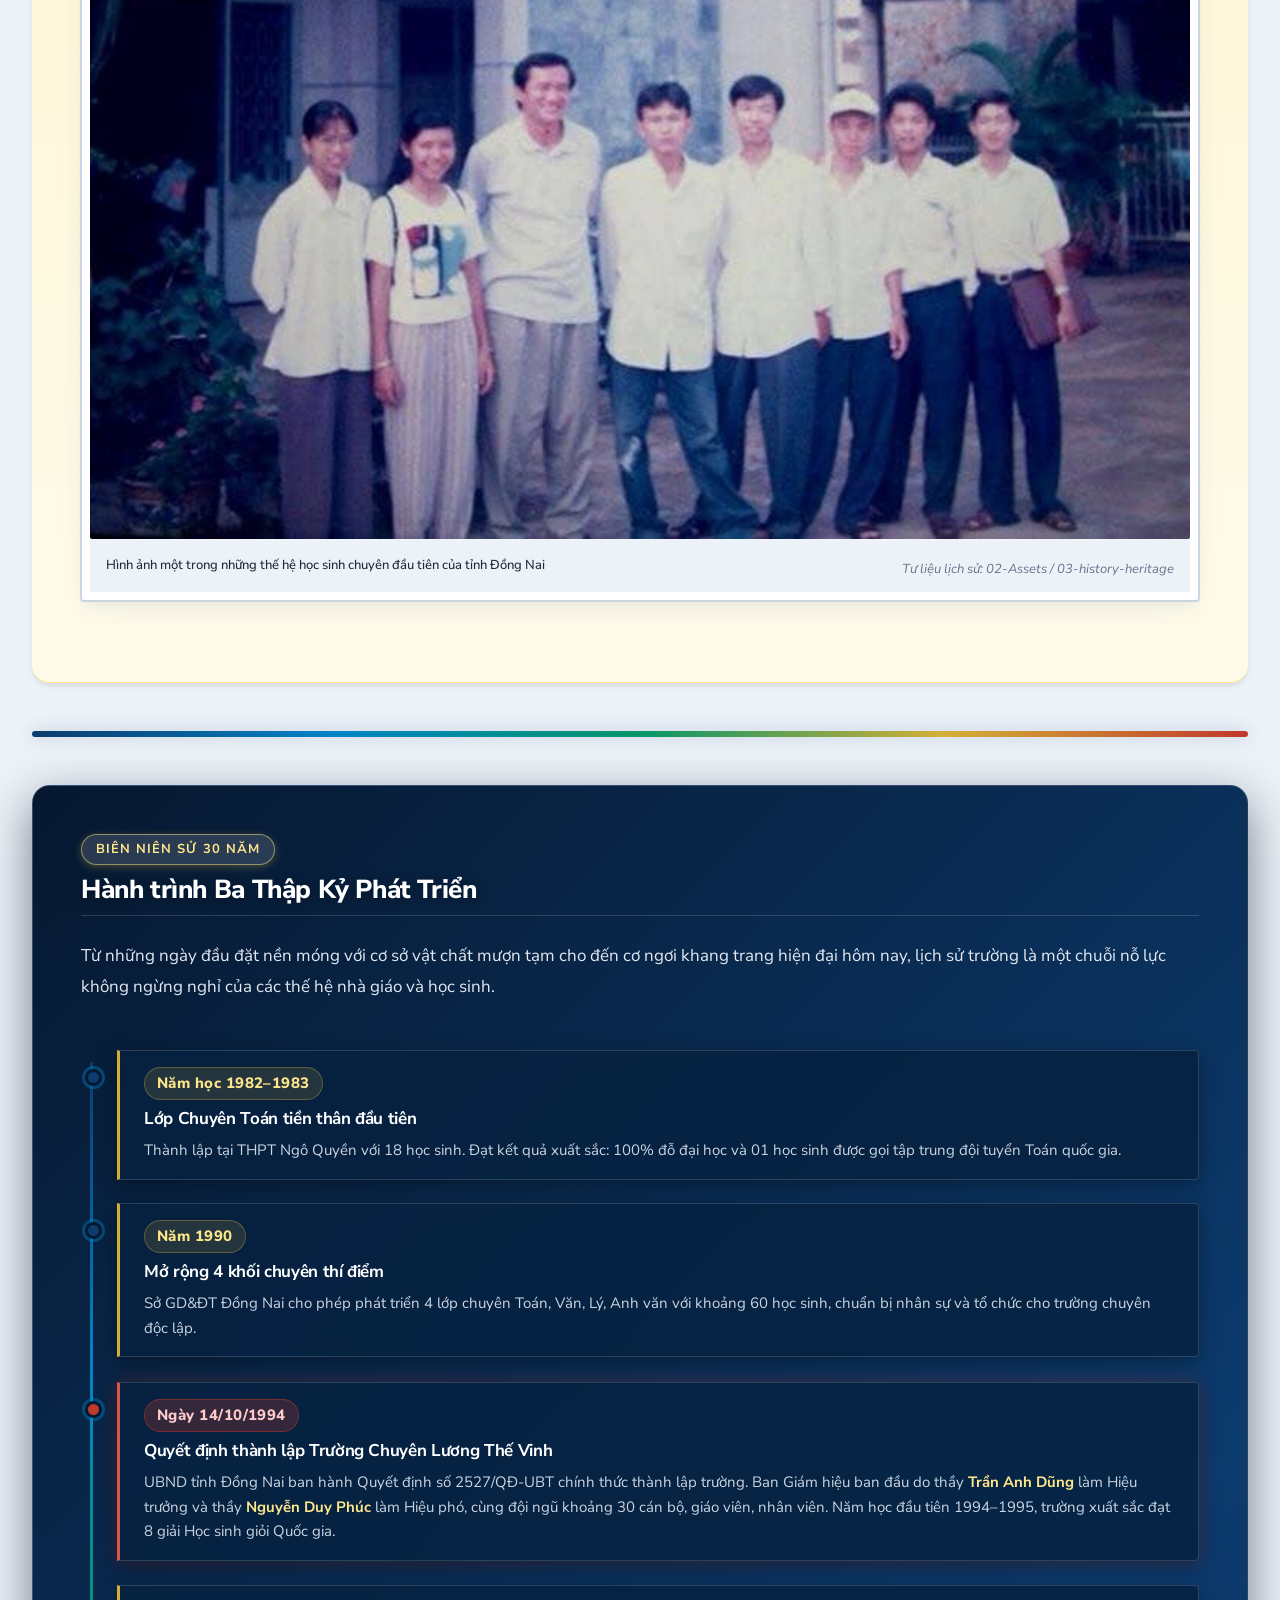
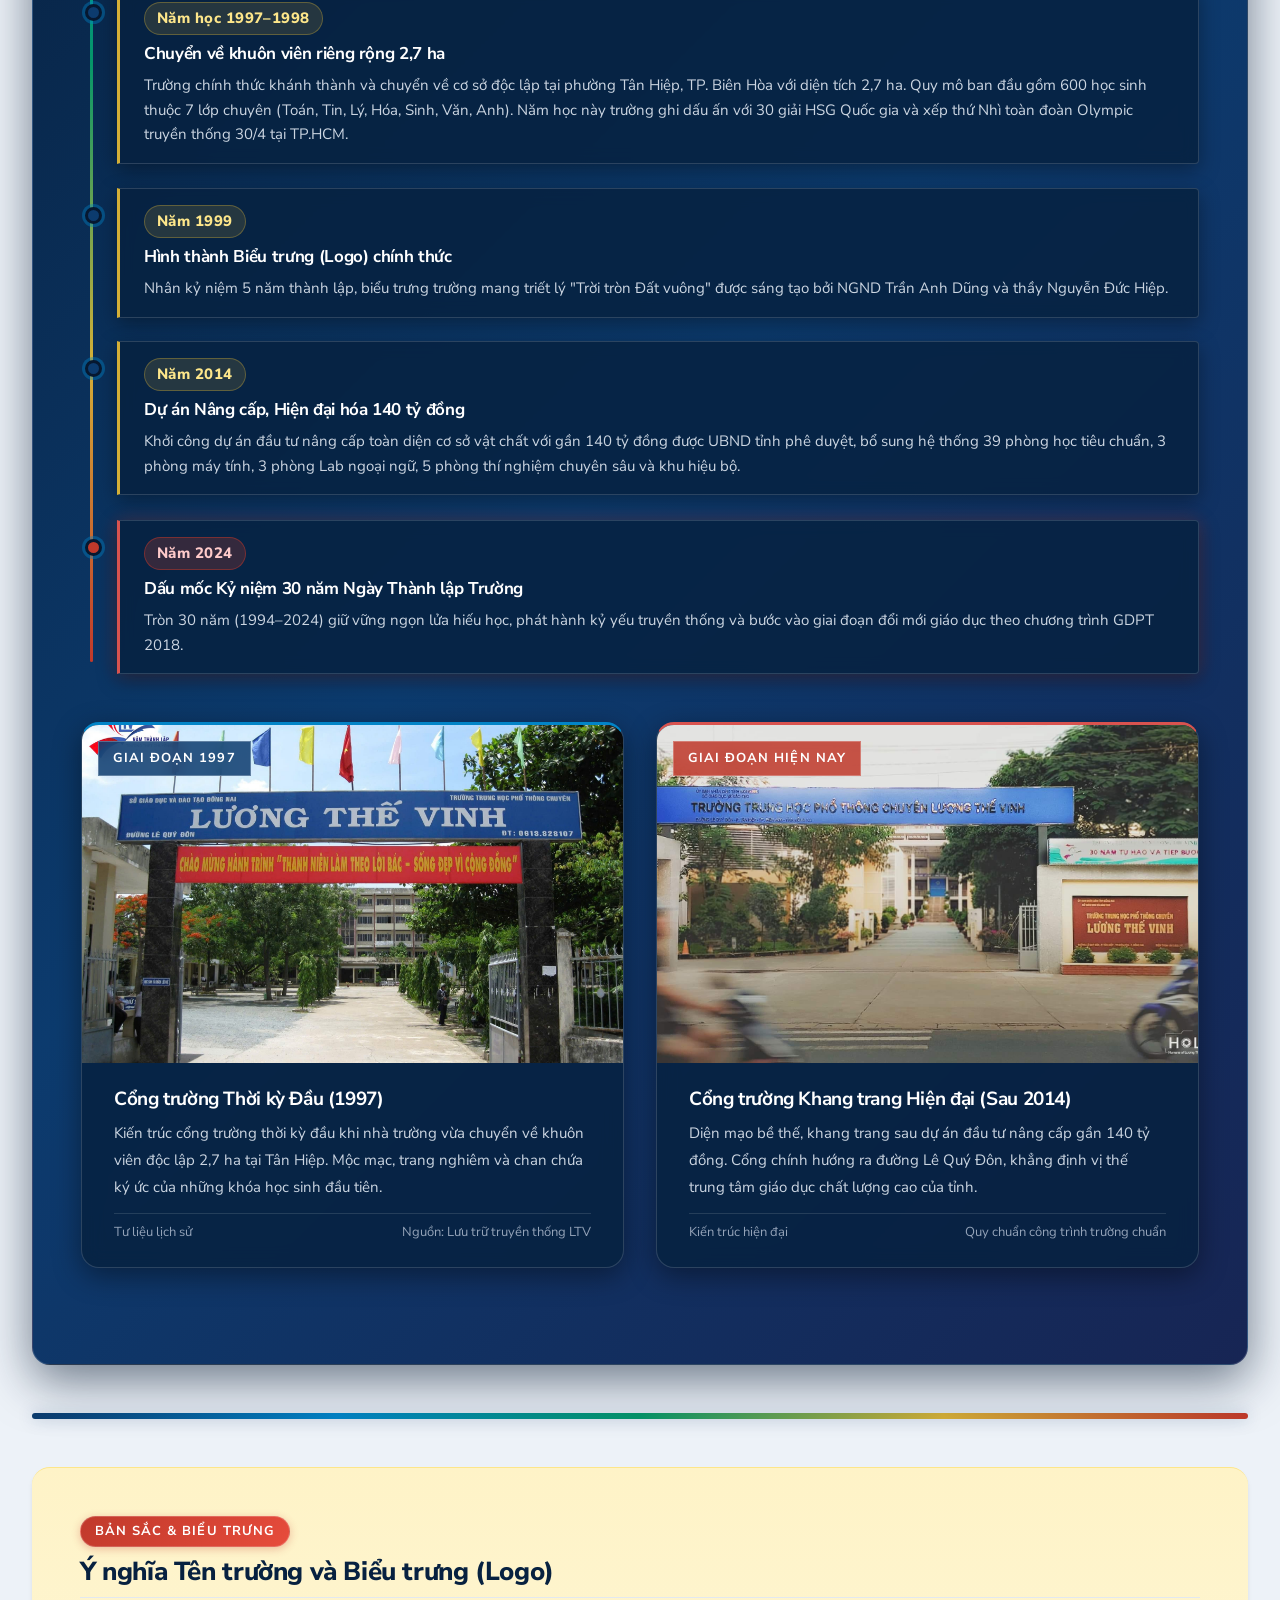
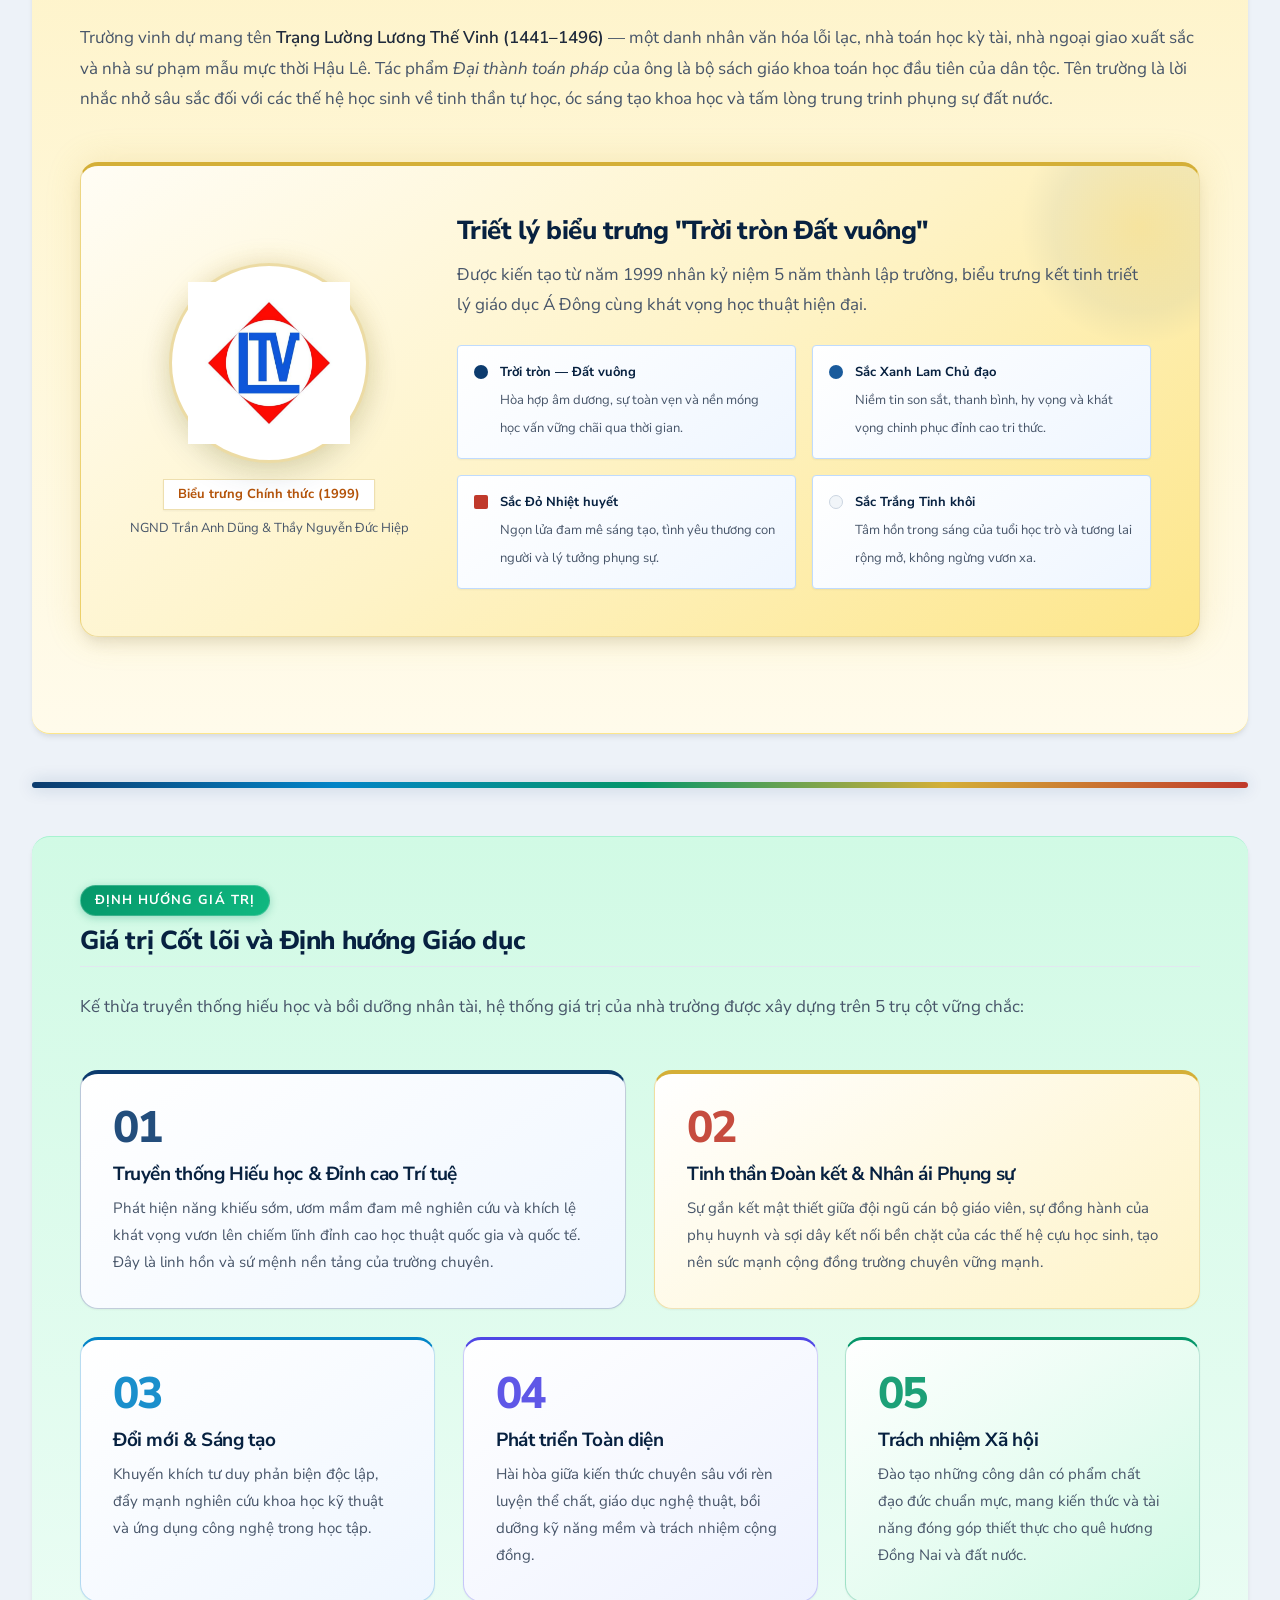
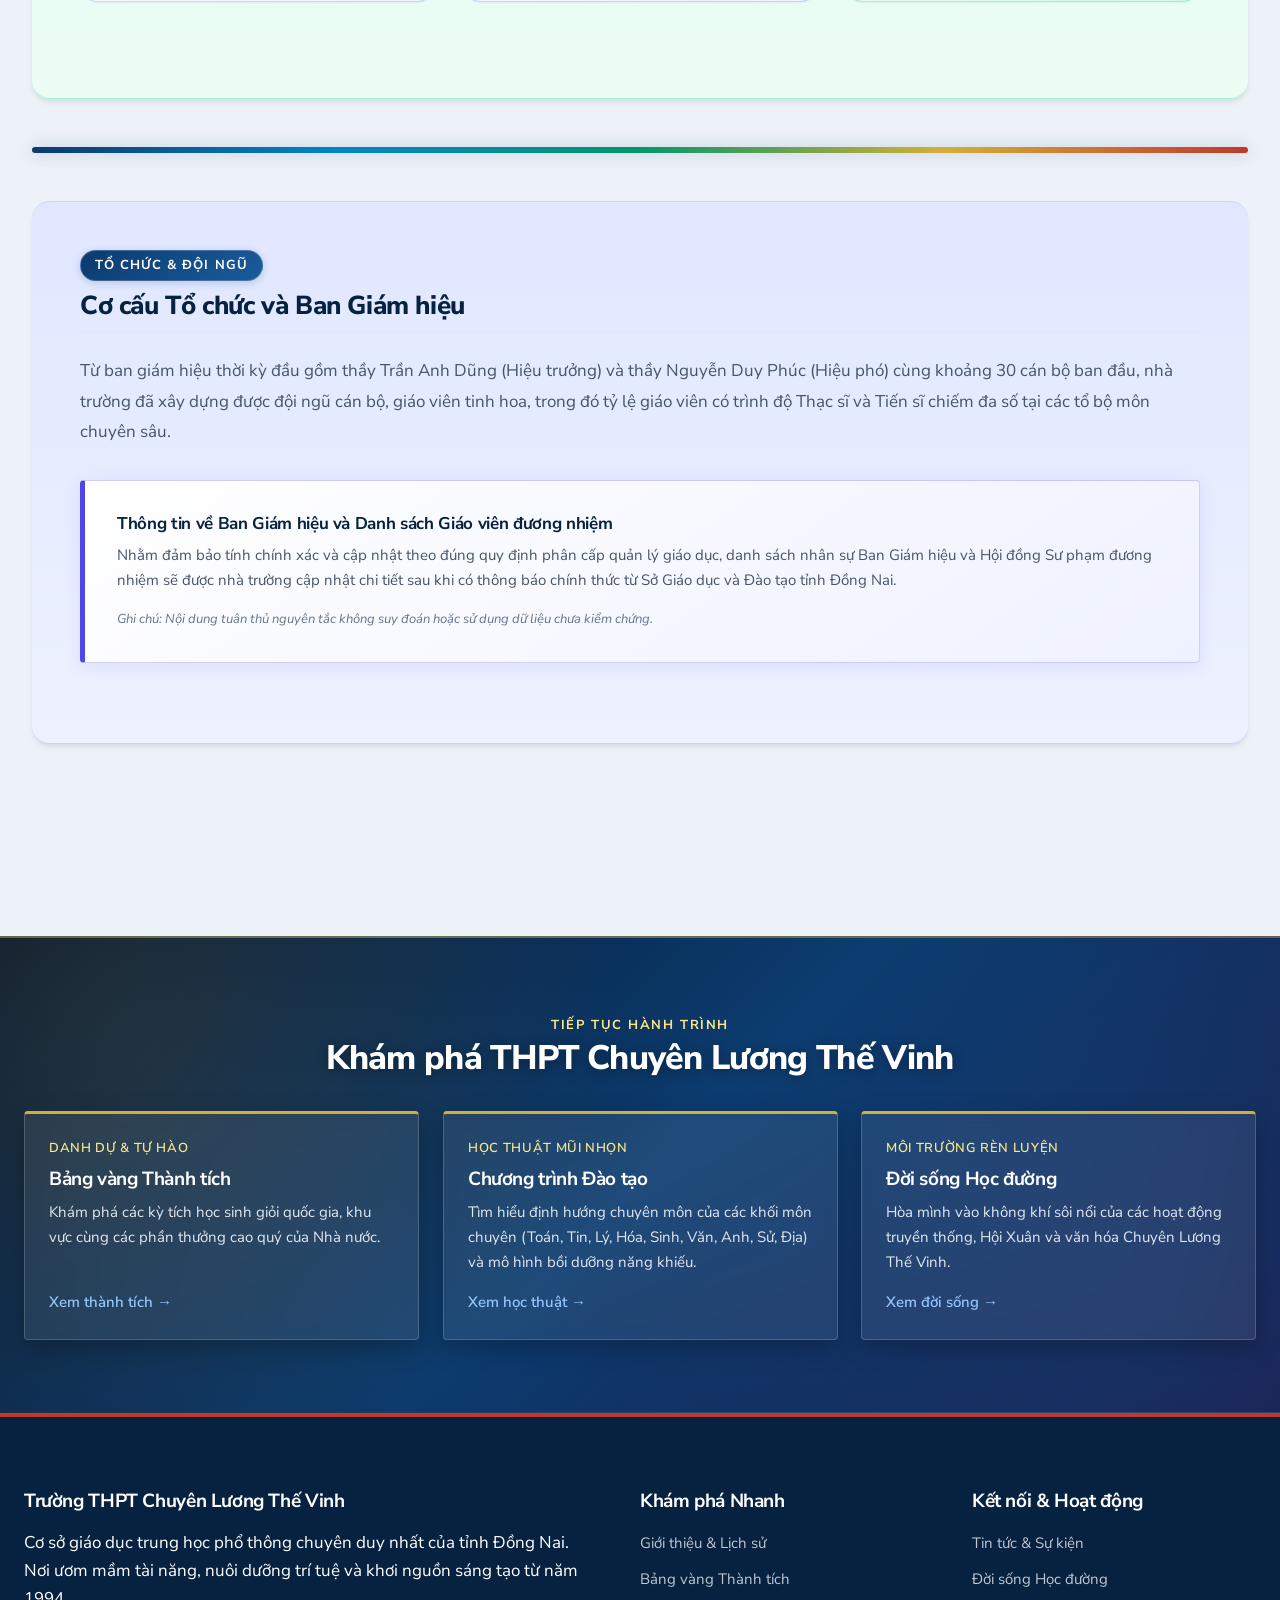
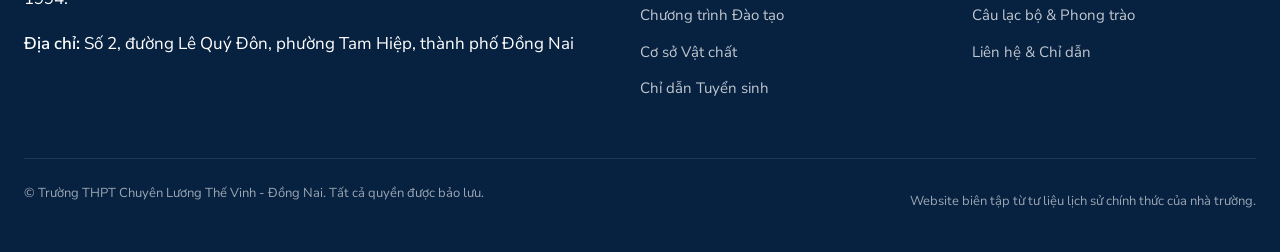
<file: pages/about.html>
<!DOCTYPE html>
<html lang="vi">
<head>
  <meta charset="UTF-8">
  <meta name="viewport" content="width=device-width, initial-scale=1.0">
  <meta name="description" content="Lịch sử hình thành, truyền thống phát triển, ý nghĩa tên trường và biểu trưng - Trường THPT Chuyên Lương Thế Vinh, tỉnh Đồng Nai.">
  <title>Giới thiệu & Lịch sử - THPT Chuyên Lương Thế Vinh</title>

  <!-- Favicon -->
  <link rel="icon" type="image/jpeg" href="../assets/images/logo.jpg">

  <!-- Master Stylesheet & About Page Stylesheet -->
  <link rel="stylesheet" href="../css/main.css">
  <link rel="stylesheet" href="../css/pages/about-page.css">
</head>
<body class="about-page">

  <!-- Pure CSS Scroll Progress Bar -->
  <div class="scroll-progress-bar" aria-hidden="true"></div>

  <!-- Skip Link for Accessibility -->
  <a href="#main-content" class="skip-link">Chuyển đến nội dung chính</a>

  <!-- Site Header -->
  <header class="site-header">
    <div class="container">
      <div class="site-masthead">
        <div class="site-branding">
          <a href="../index.html" class="site-brand-link">
            <img src="../assets/images/logo.jpg"
                 alt="Logo Trường THPT Chuyên Lương Thế Vinh"
                 class="site-logo"
                 width="58" height="58">
            <span class="site-title">THPT Chuyên Lương Thế Vinh</span>
          </a>
        </div>
        <nav class="site-nav" aria-label="Điều hướng chính">
          <!-- Desktop Navigation -->
          <ul class="nav-list">
            <li><a href="../index.html" class="nav-link">Trang chủ</a></li>
            <li><a href="about.html" class="nav-link active" aria-current="page">Giới thiệu</a></li>
            <li><a href="news.html" class="nav-link">Tin tức</a></li>
            <li><a href="academics.html" class="nav-link">Học tập</a></li>
            <li><a href="student-life.html" class="nav-link">Hoạt động</a></li>
            <li><a href="achievements.html" class="nav-link">Thành tích</a></li>
          </ul>

          <!-- Mobile Navigation Toggle -->
          <details class="nav-mobile-toggle">
            <summary class="nav-toggle-btn" aria-label="Mở menu điều hướng">
              <span class="nav-toggle-icon" aria-hidden="true"></span>
            </summary>
            <ul class="nav-mobile-list">
              <li><a href="../index.html" class="nav-mobile-link">Trang chủ</a></li>
              <li><a href="about.html" class="nav-mobile-link active" aria-current="page">Giới thiệu</a></li>
              <li><a href="news.html" class="nav-mobile-link">Tin tức</a></li>
              <li><a href="academics.html" class="nav-mobile-link">Học tập</a></li>
              <li><a href="student-life.html" class="nav-mobile-link">Hoạt động</a></li>
              <li><a href="achievements.html" class="nav-mobile-link">Thành tích</a></li>
            </ul>
          </details>
        </nav>
      </div>
    </div>
  </header>

  <!-- Breadcrumb Navigation -->
  <nav class="breadcrumb-nav" aria-label="Đường dẫn trang">
    <div class="page-container">
      <ol class="breadcrumb-list">
        <li class="breadcrumb-item"><a href="../index.html" class="breadcrumb-link">Trang chủ</a></li>
        <li class="breadcrumb-item" aria-current="page">Giới thiệu</li>
      </ol>
    </div>
  </nav>

  <!-- Page Hero Banner -->
  <header class="page-hero page-hero--gold">
    <div class="page-container">
      <div class="page-hero__inner">
        <span class="page-hero__eyebrow"><span class="status-pulse-dot status-pulse-dot--crimson" aria-hidden="true"></span> Tổng quan & Truyền thống</span>
        <h1 class="page-hero__title motion-stagger-title">Giới thiệu Trường THPT <span class="page-brand-nowrap">Chuyên Lương Thế Vinh</span></h1>
        <p class="page-hero__description motion-stagger-lead">
          Khởi nguồn từ những lớp chuyên Toán đầu tiên năm học 1982–1983 và chính thức thành lập năm 1994, 
          Trường THPT Chuyên Lương Thế Vinh là cái nôi phát hiện, bồi dưỡng nhân tài và là lá cờ đầu trong sự nghiệp giáo dục mũi nhọn của tỉnh Đồng Nai.
        </p>
        <div class="about-hero__meta motion-stagger-1">
          <span class="about-hero__meta-item"><strong>14/10/1994</strong> Ngày Thành lập Trường</span>
          <span class="about-hero__meta-divider" aria-hidden="true">•</span>
          <span class="about-hero__meta-item"><strong>2,7 ha</strong> Khuôn viên Tân Hiệp</span>
          <span class="about-hero__meta-divider" aria-hidden="true">•</span>
          <span class="about-hero__meta-item"><strong>30 Năm</strong> Truyền thống Đào tạo</span>
        </div>
      </div>
    </div>
  </header>

  <!-- Sticky Horizontal Subnav Bar for Fast Anchor Navigation -->
  <nav class="page-subnav" aria-label="Điều hướng nhanh trang Giới thiệu">
    <div class="page-subnav__inner">
      <span class="page-subnav__label" aria-hidden="true">
        <svg width="14" height="14" viewBox="0 0 24 24" fill="none" stroke="currentColor" stroke-width="2.5" stroke-linecap="round" stroke-linejoin="round"><line x1="8" y1="6" x2="21" y2="6"></line><line x1="8" y1="12" x2="21" y2="12"></line><line x1="8" y1="18" x2="21" y2="18"></line><line x1="3" y1="6" x2="3.01" y2="6"></line><line x1="3" y1="12" x2="3.01" y2="12"></line><line x1="3" y1="18" x2="3.01" y2="18"></line></svg>
        Mục lục
      </span>
      <ul class="page-subnav__list">
        <li><a href="#tong-quan" class="page-subnav__link">1. Nền tảng & Sứ mệnh</a></li>
        <li><a href="#nguon-goc" class="page-subnav__link">2. Nguồn gốc 1982–1994</a></li>
        <li><a href="#moc-lich-su" class="page-subnav__link">3. Hành trình 30 năm</a></li>
        <li><a href="#bieu-trung" class="page-subnav__link">4. Tên trường & Biểu trưng</a></li>
        <li><a href="#triet-ly" class="page-subnav__link">5. Giá trị Cốt lõi</a></li>
        <li><a href="#to-chuc" class="page-subnav__link">6. Cơ cấu Tổ chức</a></li>
      </ul>
    </div>
  </nav>

  <!-- Main Content Area: Balanced Full-Width Layout -->
  <main id="main-content" class="page-content-wrapper">
    <div class="page-container page-content--fullwidth">

      <!-- Section 1: Overview & Editorial Lead -->
      <section id="tong-quan" class="page-section section-band--cool">
        <header class="page-section__header motion-stagger-title">
          <span class="section-kicker-pill">Nền tảng</span>
          <h2 class="page-section__title">Nền tảng và Sứ mệnh Giáo dục</h2>
        </header>
        <div class="page-prose motion-stagger-lead">
          <p class="editorial-lead">
            Trường THPT Chuyên Lương Thế Vinh là cơ sở giáo dục trung học chuyên duy nhất của tỉnh Đồng Nai. 
            Sự ra đời của trường bắt nguồn từ đòi hỏi thực tiễn của công cuộc đổi mới: phát hiện năng khiếu, 
            đào tạo nguồn nhân lực chất lượng cao và bồi dưỡng nhân tài tương lai cho quê hương, đất nước.
          </p>
          <div class="editorial-callout" role="note" aria-label="Định hướng giáo dục">
            <span class="editorial-callout__label">Định hướng giáo dục</span>
            <p class="editorial-callout__text">
              Trải qua hơn ba thập kỷ hình thành và phát triển, nhà trường kiên định mục tiêu giáo dục toàn diện — lấy tri thức chuyên sâu làm mũi nhọn, 
              lấy đạo đức, nhân cách và lý tưởng phụng sự làm gốc rễ.
            </p>
          </div>
        </div>

        <!-- Key Institutional Facts Ribbon (Formerly buried in sidebar) -->
        <div class="about-facts-ribbon" role="region" aria-label="Thông số cốt lõi nhà trường">
          <div class="about-fact-tile motion-fade-up motion-stagger-1">
            <div class="about-fact-tile__val">1994</div>
            <div class="about-fact-tile__label">Ngày thành lập chính thức</div>
            <div class="about-fact-tile__sub">Quyết định 2527/QĐ-UBT ngày 14/10/1994</div>
          </div>
          <div class="about-fact-tile motion-fade-up motion-stagger-2">
            <div class="about-fact-tile__val">2,7 ha</div>
            <div class="about-fact-tile__label">Khuôn viên độc lập</div>
            <div class="about-fact-tile__sub">Số 2 Lê Quý Đôn, phường Tam Hiệp, thành phố Đồng Nai</div>
          </div>
          <div class="about-fact-tile motion-fade-up motion-stagger-3">
            <div class="about-fact-tile__val">30 Năm</div>
            <div class="about-fact-tile__label">Truyền thống vẻ vang</div>
            <div class="about-fact-tile__sub">Giai đoạn 1994–2024 kiên định ngọn lửa học thuật</div>
          </div>
          <div class="about-fact-tile motion-fade-up motion-stagger-4">
            <div class="about-fact-tile__val">100%</div>
            <div class="about-fact-tile__label">Tốt nghiệp & Đậu Đại học</div>
            <div class="about-fact-tile__sub">Lá cờ đầu giáo dục mũi nhọn toàn tỉnh Đồng Nai</div>
          </div>
        </div>

        <!-- Campus Figure -->
        <figure class="editorial-figure motion-fade-up motion-stagger-img">
          <img src="../assets/images/the-campus-yard.jpg"
               alt="Khuôn viên rợp bóng cây xanh và sân trường Trường THPT Chuyên Lương Thế Vinh"
               width="2048" height="1384"
               loading="lazy">
          <figcaption class="editorial-figure__caption">
            <span>Khuôn viên Trường THPT Chuyên Lương Thế Vinh tại số 2 Lê Quý Đôn, phường Tam Hiệp, thành phố Đồng Nai</span>
            <span class="citation-note">Tư liệu: 02-Assets / 01-campus-architecture</span>
          </figcaption>
        </figure>
      </section>

      <!-- Prominent Thematic Section Divider -->
      <div class="section-divider-prism" aria-hidden="true"></div>

      <!-- Section 2: Origins & Predecessor -->
      <section id="nguon-goc" class="page-section section-band--warm">
        <header class="page-section__header motion-stagger-title">
          <span class="section-kicker-pill section-kicker-pill--gold">Khởi nguồn 1982–1994</span>
          <h2 class="page-section__title">Nguồn gốc Hình thành: Những Lớp Chuyên Tiền Thân</h2>
        </header>
        <div class="page-prose motion-stagger-lead">
          <p class="editorial-lead">
            Tiền thân của trường gắn liền với mái trường THPT Ngô Quyền danh tiếng. Vào năm học <strong>1982–1983</strong>, 
            lớp chuyên Toán thí điểm đầu tiên của tỉnh Đồng Nai được thành lập với khoảng 18 học sinh ưu tú. 
            Trong điều kiện còn nhiều khó khăn, mô hình ban đầu được vận hành chủ yếu dựa trên tinh thần tự giác cao độ và lòng nhiệt huyết vô bờ của thầy trò.
          </p>
          <p>
            Ngay từ khóa học đầu tiên, dấu ấn học thuật đã được khẳng định: <strong>100% học sinh trúng tuyển đại học</strong> 
            và một học sinh được vinh dự triệu tập tham dự kỳ thi chọn đội tuyển Toán quốc gia.
          </p>
          <p>
            Đến năm <strong>1990</strong>, trước yêu cầu phát triển giáo dục mũi nhọn, Sở Giáo dục và Đào tạo Đồng Nai cho phép 
            mở rộng thêm 4 môn chuyên gồm: <em>Toán, Văn, Lý và Anh văn</em> với quy mô khoảng 60 học sinh, 
            tạo nền móng vững chắc cho việc thành lập một trường chuyên độc lập.
          </p>
        </div>

        <!-- Predecessor Figure -->
        <figure class="editorial-figure motion-fade-up motion-stagger-img">
          <img src="../assets/images/one-of-the-first-generation.jpg"
               alt="Thầy cô và các thế hệ học sinh chuyên tiền thân những năm đầu thành lập"
               width="720" height="556"
               loading="lazy">
          <figcaption class="editorial-figure__caption">
            <span>Hình ảnh một trong những thế hệ học sinh chuyên đầu tiên của tỉnh Đồng Nai</span>
            <span class="citation-note">Tư liệu lịch sử: 02-Assets / 03-history-heritage</span>
          </figcaption>
        </figure>
      </section>

      <!-- Prominent Thematic Section Divider -->
      <div class="section-divider-prism" aria-hidden="true"></div>

      <!-- Section 3: Growth Journey & Chronology (Flagship Dark Feature Band) -->
      <section id="moc-lich-su" class="page-section section-band--navy">
        <header class="page-section__header motion-stagger-title">
          <span class="section-kicker-pill section-kicker-pill--gold">Biên niên sử 30 năm</span>
          <h2 class="page-section__title">Hành trình Ba Thập Kỷ Phát Triển</h2>
        </header>
        <div class="page-prose motion-stagger-lead">
          <p>
            Từ những ngày đầu đặt nền móng với cơ sở vật chất mượn tạm cho đến cơ ngơi khang trang hiện đại hôm nay, 
            lịch sử trường là một chuỗi nỗ lực không ngừng nghỉ của các thế hệ nhà giáo và học sinh.
          </p>
        </div>

        <!-- Vertical Editorial Timeline -->
        <div class="editorial-timeline">
          <article class="editorial-timeline__item motion-fade-up motion-stagger-1">
            <span class="editorial-timeline__marker" aria-hidden="true"></span>
            <div class="editorial-timeline__year">Năm học 1982–1983</div>
            <h3 class="editorial-timeline__title">Lớp Chuyên Toán tiền thân đầu tiên</h3>
            <p class="editorial-timeline__text">
              Thành lập tại THPT Ngô Quyền với 18 học sinh. Đạt kết quả xuất sắc: 100% đỗ đại học và 01 học sinh được gọi tập trung đội tuyển Toán quốc gia.
            </p>
          </article>

          <article class="editorial-timeline__item motion-fade-up motion-stagger-2">
            <span class="editorial-timeline__marker" aria-hidden="true"></span>
            <div class="editorial-timeline__year">Năm 1990</div>
            <h3 class="editorial-timeline__title">Mở rộng 4 khối chuyên thí điểm</h3>
            <p class="editorial-timeline__text">
              Sở GD&ĐT Đồng Nai cho phép phát triển 4 lớp chuyên Toán, Văn, Lý, Anh văn với khoảng 60 học sinh, chuẩn bị nhân sự và tổ chức cho trường chuyên độc lập.
            </p>
          </article>

          <article class="editorial-timeline__item motion-fade-up motion-stagger-3">
            <span class="editorial-timeline__marker editorial-timeline__marker--accent" aria-hidden="true"></span>
            <div class="editorial-timeline__year">Ngày 14/10/1994</div>
            <h3 class="editorial-timeline__title">Quyết định thành lập Trường Chuyên Lương Thế Vinh</h3>
            <p class="editorial-timeline__text">
              UBND tỉnh Đồng Nai ban hành Quyết định số 2527/QĐ-UBT chính thức thành lập trường. 
              Ban Giám hiệu ban đầu do thầy <strong>Trần Anh Dũng</strong> làm Hiệu trưởng và thầy <strong>Nguyễn Duy Phúc</strong> làm Hiệu phó, 
              cùng đội ngũ khoảng 30 cán bộ, giáo viên, nhân viên. Năm học đầu tiên 1994–1995, trường xuất sắc đạt 8 giải Học sinh giỏi Quốc gia.
            </p>
          </article>

          <article class="editorial-timeline__item motion-fade-up motion-stagger-4">
            <span class="editorial-timeline__marker" aria-hidden="true"></span>
            <div class="editorial-timeline__year">Năm học 1997–1998</div>
            <h3 class="editorial-timeline__title">Chuyển về khuôn viên riêng rộng 2,7 ha</h3>
            <p class="editorial-timeline__text">
              Trường chính thức khánh thành và chuyển về cơ sở độc lập tại phường Tân Hiệp, TP. Biên Hòa với diện tích 2,7 ha. 
              Quy mô ban đầu gồm 600 học sinh thuộc 7 lớp chuyên (Toán, Tin, Lý, Hóa, Sinh, Văn, Anh). 
              Năm học này trường ghi dấu ấn với 30 giải HSG Quốc gia và xếp thứ Nhì toàn đoàn Olympic truyền thống 30/4 tại TP.HCM.
            </p>
          </article>

          <article class="editorial-timeline__item motion-fade-up motion-stagger-5">
            <span class="editorial-timeline__marker" aria-hidden="true"></span>
            <div class="editorial-timeline__year">Năm 1999</div>
            <h3 class="editorial-timeline__title">Hình thành Biểu trưng (Logo) chính thức</h3>
            <p class="editorial-timeline__text">
              Nhân kỷ niệm 5 năm thành lập, biểu trưng trường mang triết lý "Trời tròn Đất vuông" được sáng tạo bởi NGND Trần Anh Dũng và thầy Nguyễn Đức Hiệp.
            </p>
          </article>

          <article class="editorial-timeline__item motion-fade-up motion-stagger-6">
            <span class="editorial-timeline__marker" aria-hidden="true"></span>
            <div class="editorial-timeline__year">Năm 2014</div>
            <h3 class="editorial-timeline__title">Dự án Nâng cấp, Hiện đại hóa 140 tỷ đồng</h3>
            <p class="editorial-timeline__text">
              Khởi công dự án đầu tư nâng cấp toàn diện cơ sở vật chất với gần 140 tỷ đồng được UBND tỉnh phê duyệt, 
              bổ sung hệ thống 39 phòng học tiêu chuẩn, 3 phòng máy tính, 3 phòng Lab ngoại ngữ, 5 phòng thí nghiệm chuyên sâu và khu hiệu bộ.
            </p>
          </article>

          <article class="editorial-timeline__item motion-fade-up motion-stagger-1">
            <span class="editorial-timeline__marker editorial-timeline__marker--accent" aria-hidden="true"></span>
            <div class="editorial-timeline__year">Năm 2024</div>
            <h3 class="editorial-timeline__title">Dấu mốc Kỷ niệm 30 năm Ngày Thành lập Trường</h3>
            <p class="editorial-timeline__text">
              Tròn 30 năm (1994–2024) giữ vững ngọn lửa hiếu học, phát hành kỷ yếu truyền thống và bước vào giai đoạn đổi mới giáo dục theo chương trình GDPT 2018.
            </p>
          </article>
        </div>

        <!-- Panoramic Two-Column Gate Evolution Showcase (Balanced full-width) -->
        <div class="gate-comparison" role="region" aria-label="So sánh diện mạo cổng trường qua hai thời kỳ">
          <article class="gate-card gate-card--heritage motion-slide-left motion-stagger-img">
            <div class="gate-card__media">
              <span class="gate-card__badge gate-card__badge--heritage">Giai đoạn 1997</span>
              <img src="../assets/images/school-gate-old.jpg"
                   alt="Cổng trường THPT Chuyên Lương Thế Vinh giai đoạn trước đây"
                   width="2048" height="1536"
                   loading="lazy">
            </div>
            <div class="gate-card__body">
              <div>
                <h3 class="gate-card__title">Cổng trường Thời kỳ Đầu (1997)</h3>
                <p class="gate-card__desc">
                  Kiến trúc cổng trường thời kỳ đầu khi nhà trường vừa chuyển về khuôn viên độc lập 2,7 ha tại Tân Hiệp. Mộc mạc, trang nghiêm và chan chứa ký ức của những khóa học sinh đầu tiên.
                </p>
              </div>
              <div class="gate-card__meta">
                <span>Tư liệu lịch sử</span>
                <span>Nguồn: Lưu trữ truyền thống LTV</span>
              </div>
            </div>
          </article>

          <article class="gate-card gate-card--modern motion-slide-right motion-stagger-img">
            <div class="gate-card__media">
              <span class="gate-card__badge gate-card__badge--modern">Giai đoạn Hiện nay</span>
              <img src="../assets/images/school-gate-new.jpg"
                   alt="Cổng trường THPT Chuyên Lương Thế Vinh hiện nay sau khi nâng cấp"
                   width="1719" height="960"
                   loading="lazy">
            </div>
            <div class="gate-card__body">
              <div>
                <h3 class="gate-card__title">Cổng trường Khang trang Hiện đại (Sau 2014)</h3>
                <p class="gate-card__desc">
                  Diện mạo bề thế, khang trang sau dự án đầu tư nâng cấp gần 140 tỷ đồng. Cổng chính hướng ra đường Lê Quý Đôn, khẳng định vị thế trung tâm giáo dục chất lượng cao của tỉnh.
                </p>
              </div>
              <div class="gate-card__meta">
                <span>Kiến trúc hiện đại</span>
                <span>Quy chuẩn công trình trường chuẩn</span>
              </div>
            </div>
          </article>
        </div>
      </section>

      <!-- Prominent Thematic Section Divider -->
      <div class="section-divider-prism" aria-hidden="true"></div>

      <!-- Section 4: School Identity & Emblem -->
      <section id="bieu-trung" class="page-section section-band--warm">
        <header class="page-section__header motion-stagger-title">
          <span class="section-kicker-pill section-kicker-pill--crimson">Bản sắc &amp; Biểu trưng</span>
          <h2 class="page-section__title">Ý nghĩa Tên trường và Biểu trưng (Logo)</h2>
        </header>
        <div class="page-prose motion-stagger-lead">
          <p>
            Trường vinh dự mang tên <strong>Trạng Lường Lương Thế Vinh (1441–1496)</strong> — một danh nhân văn hóa lỗi lạc, 
            nhà toán học kỳ tài, nhà ngoại giao xuất sắc và nhà sư phạm mẫu mực thời Hậu Lê. 
            Tác phẩm <em>Đại thành toán pháp</em> của ông là bộ sách giáo khoa toán học đầu tiên của dân tộc. 
            Tên trường là lời nhắc nhở sâu sắc đối với các thế hệ học sinh về tinh thần tự học, óc sáng tạo khoa học và tấm lòng trung trinh phụng sự đất nước.
          </p>
        </div>

        <!-- Emblem Museum Showcase: Museum-grade centered display -->
        <div class="emblem-museum motion-fade-up motion-stagger-1" role="region" aria-label="Triết lý biểu trưng logo trường">
          <div class="emblem-museum__pedestal motion-stagger-img">
            <div class="emblem-museum__frame motion-blur-sharp">
              <img src="../assets/images/logo.jpg"
                   alt="Biểu trưng chính thức Trường THPT Chuyên Lương Thế Vinh"
                   width="602" height="602">
            </div>
            <span class="emblem-museum__badge">Biểu trưng Chính thức (1999)</span>
            <span class="emblem-museum__quotes">NGND Trần Anh Dũng & Thầy Nguyễn Đức Hiệp</span>
          </div>

          <div class="emblem-museum__content motion-stagger-lead">
            <h3 class="emblem-museum__heading">Triết lý biểu trưng "Trời tròn Đất vuông"</h3>
            <p class="emblem-museum__lead">
              Được kiến tạo từ năm 1999 nhân kỷ niệm 5 năm thành lập trường, biểu trưng kết tinh triết lý giáo dục Á Đông cùng khát vọng học thuật hiện đại.
            </p>

            <div class="emblem-palette">
              <div class="emblem-palette__item motion-stagger-1">
                <span class="emblem-palette__dot emblem-palette__dot--circle" aria-hidden="true"></span>
                <div class="emblem-palette__text">
                  <strong>Trời tròn — Đất vuông</strong>
                  <span>Hòa hợp âm dương, sự toàn vẹn và nền móng học vấn vững chãi qua thời gian.</span>
                </div>
              </div>
              <div class="emblem-palette__item motion-stagger-2">
                <span class="emblem-palette__dot emblem-palette__dot--blue" aria-hidden="true"></span>
                <div class="emblem-palette__text">
                  <strong>Sắc Xanh Lam Chủ đạo</strong>
                  <span>Niềm tin son sắt, thanh bình, hy vọng và khát vọng chinh phục đỉnh cao tri thức.</span>
                </div>
              </div>
              <div class="emblem-palette__item motion-stagger-3">
                <span class="emblem-palette__dot emblem-palette__dot--square" aria-hidden="true"></span>
                <div class="emblem-palette__text">
                  <strong>Sắc Đỏ Nhiệt huyết</strong>
                  <span>Ngọn lửa đam mê sáng tạo, tình yêu thương con người và lý tưởng phụng sự.</span>
                </div>
              </div>
              <div class="emblem-palette__item motion-stagger-4">
                <span class="emblem-palette__dot emblem-palette__dot--white" aria-hidden="true"></span>
                <div class="emblem-palette__text">
                  <strong>Sắc Trắng Tinh khôi</strong>
                  <span>Tâm hồn trong sáng của tuổi học trò và tương lai rộng mở, không ngừng vươn xa.</span>
                </div>
              </div>
            </div>
          </div>
        </div>
      </section>

      <!-- Prominent Thematic Section Divider -->
      <div class="section-divider-prism" aria-hidden="true"></div>

      <!-- Section 5: Educational Values & Philosophy -->
      <section id="triet-ly" class="page-section section-band--emerald">
        <header class="page-section__header motion-stagger-title">
          <span class="section-kicker-pill section-kicker-pill--emerald">Định hướng Giá trị</span>
          <h2 class="page-section__title">Giá trị Cốt lõi và Định hướng Giáo dục</h2>
        </header>
        <div class="page-prose motion-stagger-lead">
          <p>
            Kế thừa truyền thống hiếu học và bồi dưỡng nhân tài, hệ thống giá trị của nhà trường được xây dựng trên 5 trụ cột vững chắc:
          </p>
        </div>

        <!-- 5 Core Values Bento Architecture (2 Featured Hero + 3 Foundation Tiles) -->
        <div class="values-bento-grid" role="region" aria-label="5 Trụ cột Giá trị cốt lõi">
          <!-- Hero Tile 1: Truyền thống Hiếu học (Span 3) -->
          <article class="values-bento-item values-bento-item--hero-1 motion-fade-up motion-stagger-1">
            <div class="values-bento-item__number">01</div>
            <h3 class="values-bento-item__title">Truyền thống Hiếu học & Đỉnh cao Trí tuệ</h3>
            <p class="values-bento-item__desc">
              Phát hiện năng khiếu sớm, ươm mầm đam mê nghiên cứu và khích lệ khát vọng vươn lên chiếm lĩnh đỉnh cao học thuật quốc gia và quốc tế. Đây là linh hồn và sứ mệnh nền tảng của trường chuyên.
            </p>
          </article>

          <!-- Hero Tile 2: Tinh thần Đoàn kết (Span 3) -->
          <article class="values-bento-item values-bento-item--hero-2 motion-fade-up motion-stagger-2">
            <div class="values-bento-item__number">02</div>
            <h3 class="values-bento-item__title">Tinh thần Đoàn kết & Nhân ái Phụng sự</h3>
            <p class="values-bento-item__desc">
              Sự gắn kết mật thiết giữa đội ngũ cán bộ giáo viên, sự đồng hành của phụ huynh và sợi dây kết nối bền chặt của các thế hệ cựu học sinh, tạo nên sức mạnh cộng đồng trường chuyên vững mạnh.
            </p>
          </article>

          <!-- Foundation Tile 3: Đổi mới & Sáng tạo (Span 2) -->
          <article class="values-bento-item values-bento-item--base motion-fade-up motion-stagger-3">
            <div class="values-bento-item__number">03</div>
            <h3 class="values-bento-item__title">Đổi mới & Sáng tạo</h3>
            <p class="values-bento-item__desc">
              Khuyến khích tư duy phản biện độc lập, đẩy mạnh nghiên cứu khoa học kỹ thuật và ứng dụng công nghệ trong học tập.
            </p>
          </article>

          <!-- Foundation Tile 4: Phát triển Toàn diện (Span 2) -->
          <article class="values-bento-item values-bento-item--base motion-fade-up motion-stagger-4">
            <div class="values-bento-item__number">04</div>
            <h3 class="values-bento-item__title">Phát triển Toàn diện</h3>
            <p class="values-bento-item__desc">
              Hài hòa giữa kiến thức chuyên sâu với rèn luyện thể chất, giáo dục nghệ thuật, bồi dưỡng kỹ năng mềm và trách nhiệm cộng đồng.
            </p>
          </article>

          <!-- Foundation Tile 5: Trách nhiệm Xã hội (Span 2) -->
          <article class="values-bento-item values-bento-item--base motion-fade-up motion-stagger-5">
            <div class="values-bento-item__number">05</div>
            <h3 class="values-bento-item__title">Trách nhiệm Xã hội</h3>
            <p class="values-bento-item__desc">
              Đào tạo những công dân có phẩm chất đạo đức chuẩn mực, mang kiến thức và tài năng đóng góp thiết thực cho quê hương Đồng Nai và đất nước.
            </p>
          </article>
        </div>
      </section>

      <!-- Prominent Thematic Section Divider -->
      <div class="section-divider-prism" aria-hidden="true"></div>

      <!-- Section 6: Leadership & Organization Note -->
      <section id="to-chuc" class="page-section section-band--indigo">
        <header class="page-section__header motion-stagger-title">
          <span class="section-kicker-pill">Tổ chức &amp; Đội ngũ</span>
          <h2 class="page-section__title">Cơ cấu Tổ chức và Ban Giám hiệu</h2>
        </header>
        <div class="page-prose motion-stagger-lead">
          <p>
            Từ ban giám hiệu thời kỳ đầu gồm thầy Trần Anh Dũng (Hiệu trưởng) và thầy Nguyễn Duy Phúc (Hiệu phó) cùng khoảng 30 cán bộ ban đầu, 
            nhà trường đã xây dựng được đội ngũ cán bộ, giáo viên tinh hoa, trong đó tỷ lệ giáo viên có trình độ Thạc sĩ và Tiến sĩ chiếm đa số tại các tổ bộ môn chuyên sâu.
          </p>
        </div>

        <div class="callout-box motion-fade-up motion-stagger-1">
          <h3 class="callout-box__title">Thông tin về Ban Giám hiệu và Danh sách Giáo viên đương nhiệm</h3>
          <p class="callout-box__content">
            Nhằm đảm bảo tính chính xác và cập nhật theo đúng quy định phân cấp quản lý giáo dục, 
            danh sách nhân sự Ban Giám hiệu và Hội đồng Sư phạm đương nhiệm sẽ được nhà trường cập nhật chi tiết sau khi có thông báo chính thức từ Sở Giáo dục và Đào tạo tỉnh Đồng Nai.
          </p>
          <div class="citation-note">Ghi chú: Nội dung tuân thủ nguyên tắc không suy đoán hoặc sử dụng dữ liệu chưa kiểm chứng.</div>
        </div>
      </section>

    </div>
  </main>

  <!-- Pathway CTA: Next Steps for Visitors -->
  <section class="page-pathway" aria-label="Khám phá tiếp theo">
    <div class="page-container">
      <div class="page-pathway__header motion-stagger-title">
        <span class="page-pathway__eyebrow">Tiếp tục hành trình</span>
        <h2 class="page-pathway__title">Khám phá THPT Chuyên Lương Thế Vinh</h2>
      </div>
      <div class="page-pathway__grid">
        <a href="achievements.html" class="pathway-card motion-stagger-1">
          <span class="pathway-card__tag">Danh dự & Tự hào</span>
          <h3 class="pathway-card__title">Bảng vàng Thành tích</h3>
          <p class="pathway-card__desc">Khám phá các kỳ tích học sinh giỏi quốc gia, khu vực cùng các phần thưởng cao quý của Nhà nước.</p>
          <span class="pathway-card__link-text">Xem thành tích &rarr;</span>
        </a>
        <a href="academics.html" class="pathway-card motion-stagger-2">
          <span class="pathway-card__tag">Học thuật mũi nhọn</span>
          <h3 class="pathway-card__title">Chương trình Đào tạo</h3>
          <p class="pathway-card__desc">Tìm hiểu định hướng chuyên môn của các khối môn chuyên (Toán, Tin, Lý, Hóa, Sinh, Văn, Anh, Sử, Địa) và mô hình bồi dưỡng năng khiếu.</p>
          <span class="pathway-card__link-text">Xem học thuật &rarr;</span>
        </a>
        <a href="student-life.html" class="pathway-card motion-stagger-3">
          <span class="pathway-card__tag">Môi trường rèn luyện</span>
          <h3 class="pathway-card__title">Đời sống Học đường</h3>
          <p class="pathway-card__desc">Hòa mình vào không khí sôi nổi của các hoạt động truyền thống, Hội Xuân và văn hóa Chuyên Lương Thế Vinh.</p>
          <span class="pathway-card__link-text">Xem đời sống &rarr;</span>
        </a>
      </div>
    </div>
  </section>

  <!-- Site Footer -->
  <footer class="site-footer">
    <div class="container">
      <div class="footer-grid">
        <div class="footer-col">
          <h3 class="footer-heading">Trường THPT Chuyên Lương Thế Vinh</h3>
          <p class="footer-desc">
            Cơ sở giáo dục trung học phổ thông chuyên duy nhất của tỉnh Đồng Nai. Nơi ươm mầm tài năng, nuôi dưỡng trí tuệ và khơi nguồn sáng tạo từ năm 1994.
          </p>
          <p class="footer-meta">
            <strong>Địa chỉ:</strong> Số 2, đường Lê Quý Đôn, phường Tam Hiệp, thành phố Đồng Nai
          </p>
        </div>
        <div class="footer-col">
          <h3 class="footer-heading">Khám phá Nhanh</h3>
          <ul class="footer-links">
            <li><a href="about.html">Giới thiệu & Lịch sử</a></li>
            <li><a href="achievements.html">Bảng vàng Thành tích</a></li>
            <li><a href="academics.html">Chương trình Đào tạo</a></li>
            <li><a href="facilities.html">Cơ sở Vật chất</a></li>
            <li><a href="admissions.html">Chỉ dẫn Tuyển sinh</a></li>
          </ul>
        </div>
        <div class="footer-col">
          <h3 class="footer-heading">Kết nối & Hoạt động</h3>
          <ul class="footer-links">
            <li><a href="news.html">Tin tức & Sự kiện</a></li>
            <li><a href="student-life.html">Đời sống Học đường</a></li>
            <li><a href="activities.html">Câu lạc bộ & Phong trào</a></li>
            <li><a href="contact.html">Liên hệ & Chỉ dẫn</a></li>
          </ul>
        </div>
      </div>
      <div class="footer-bottom">
        <p>&copy; Trường THPT Chuyên Lương Thế Vinh - Đồng Nai. Tất cả quyền được bảo lưu.</p>
        <p class="footer-source-note">Website biên tập từ tư liệu lịch sử chính thức của nhà trường.</p>
      </div>
    </div>
  </footer>

</body>
</html>
</file>
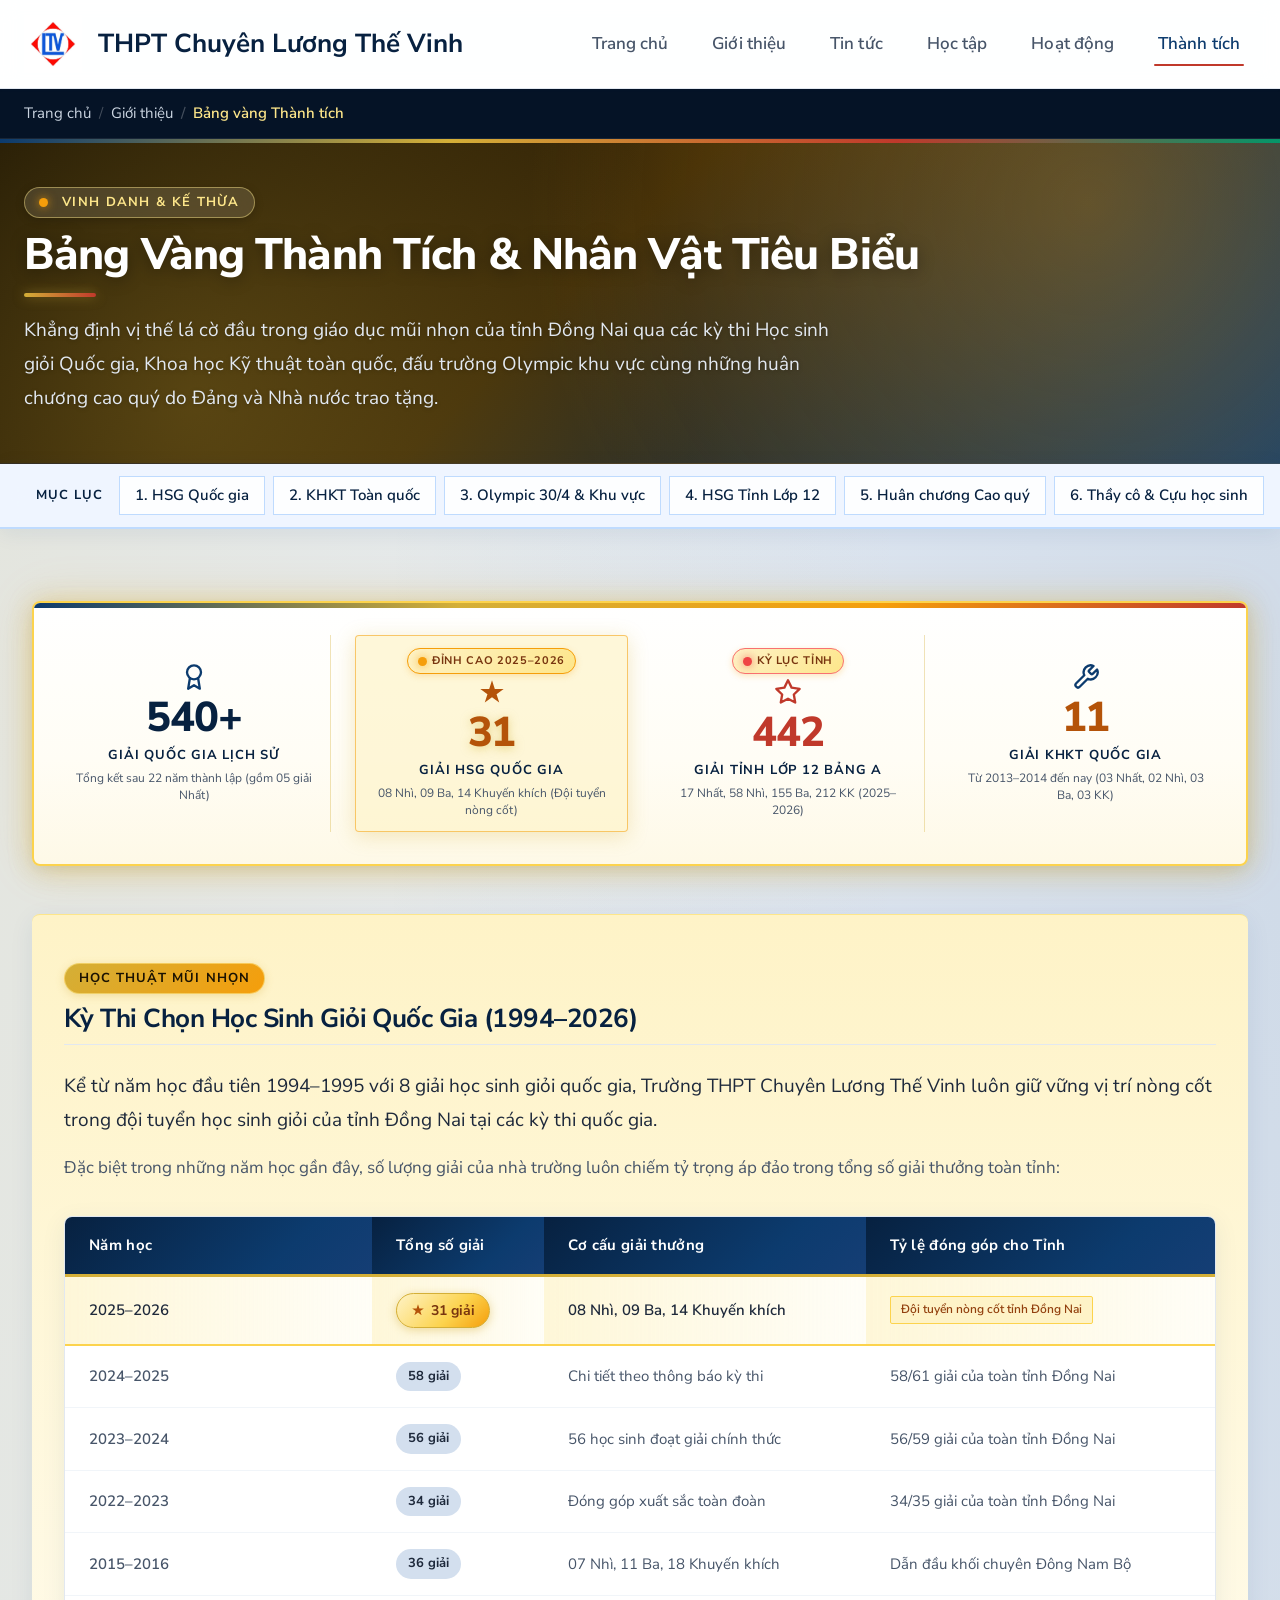
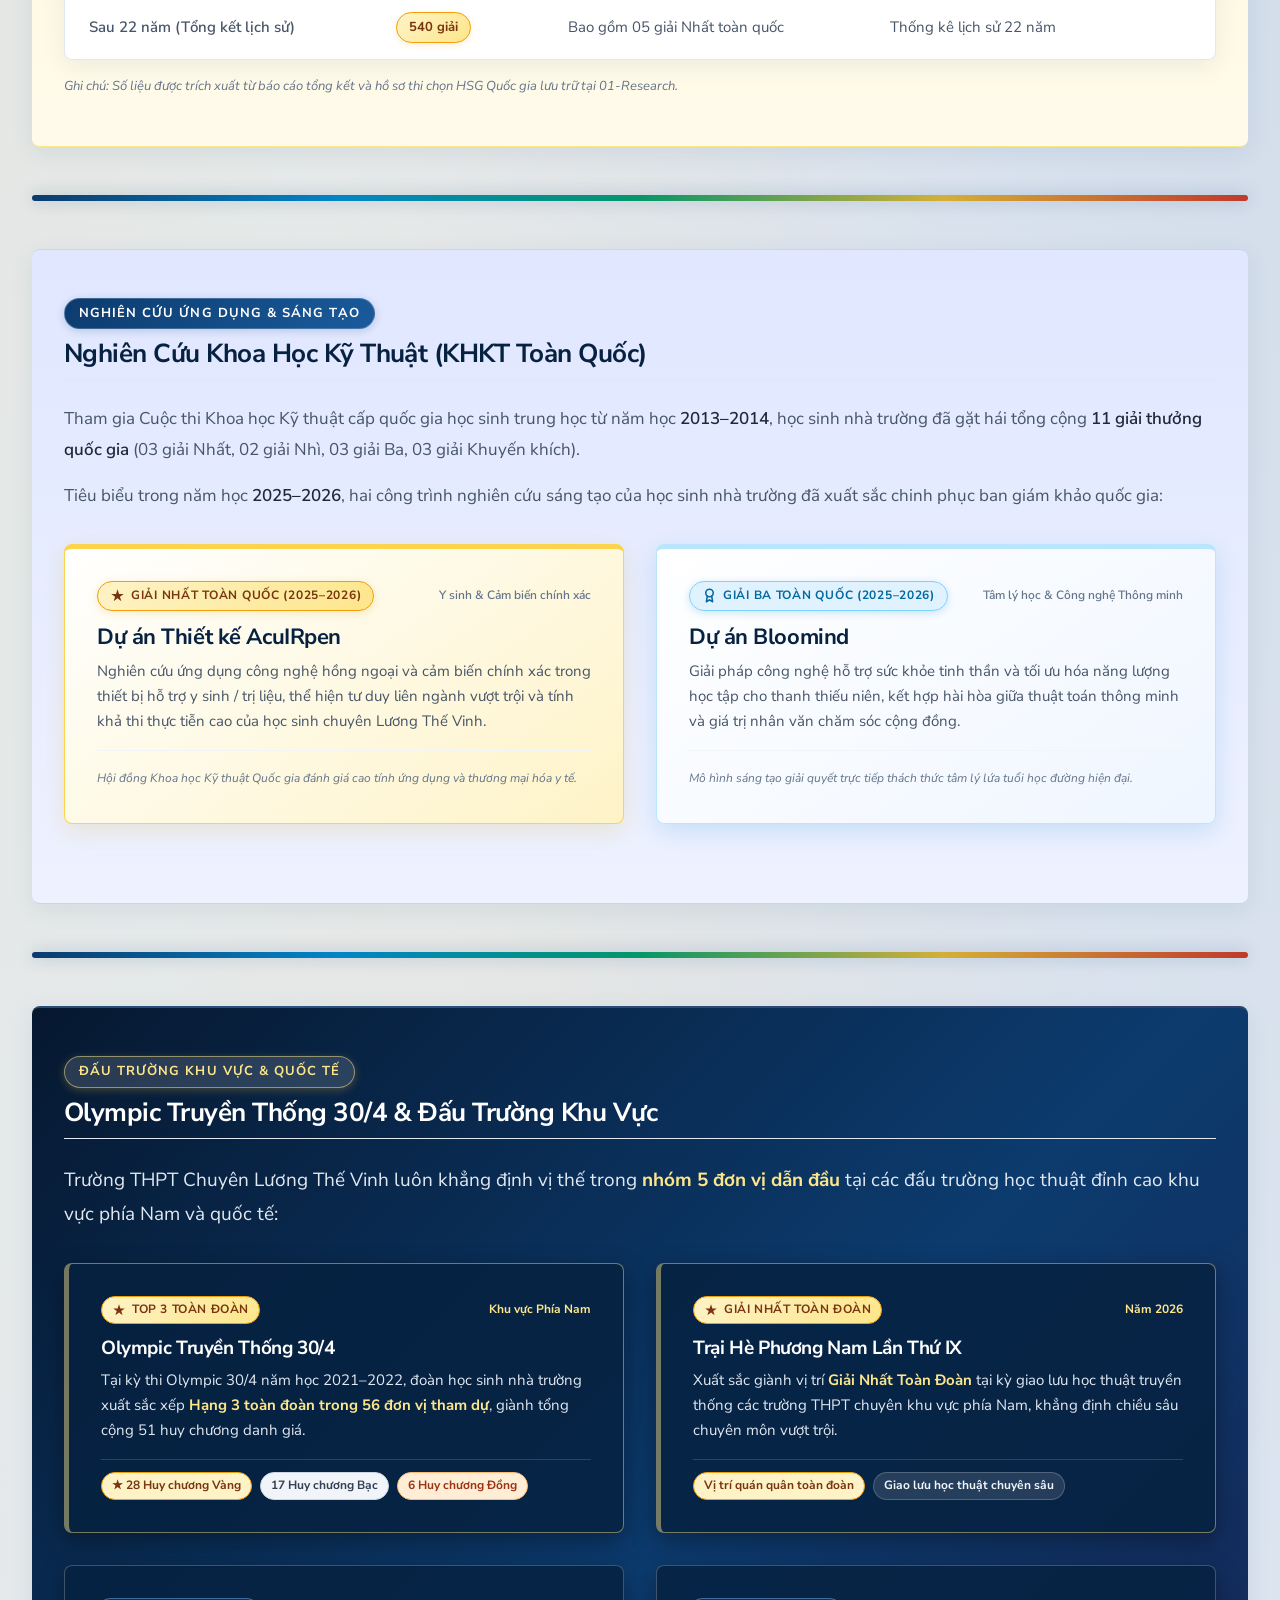
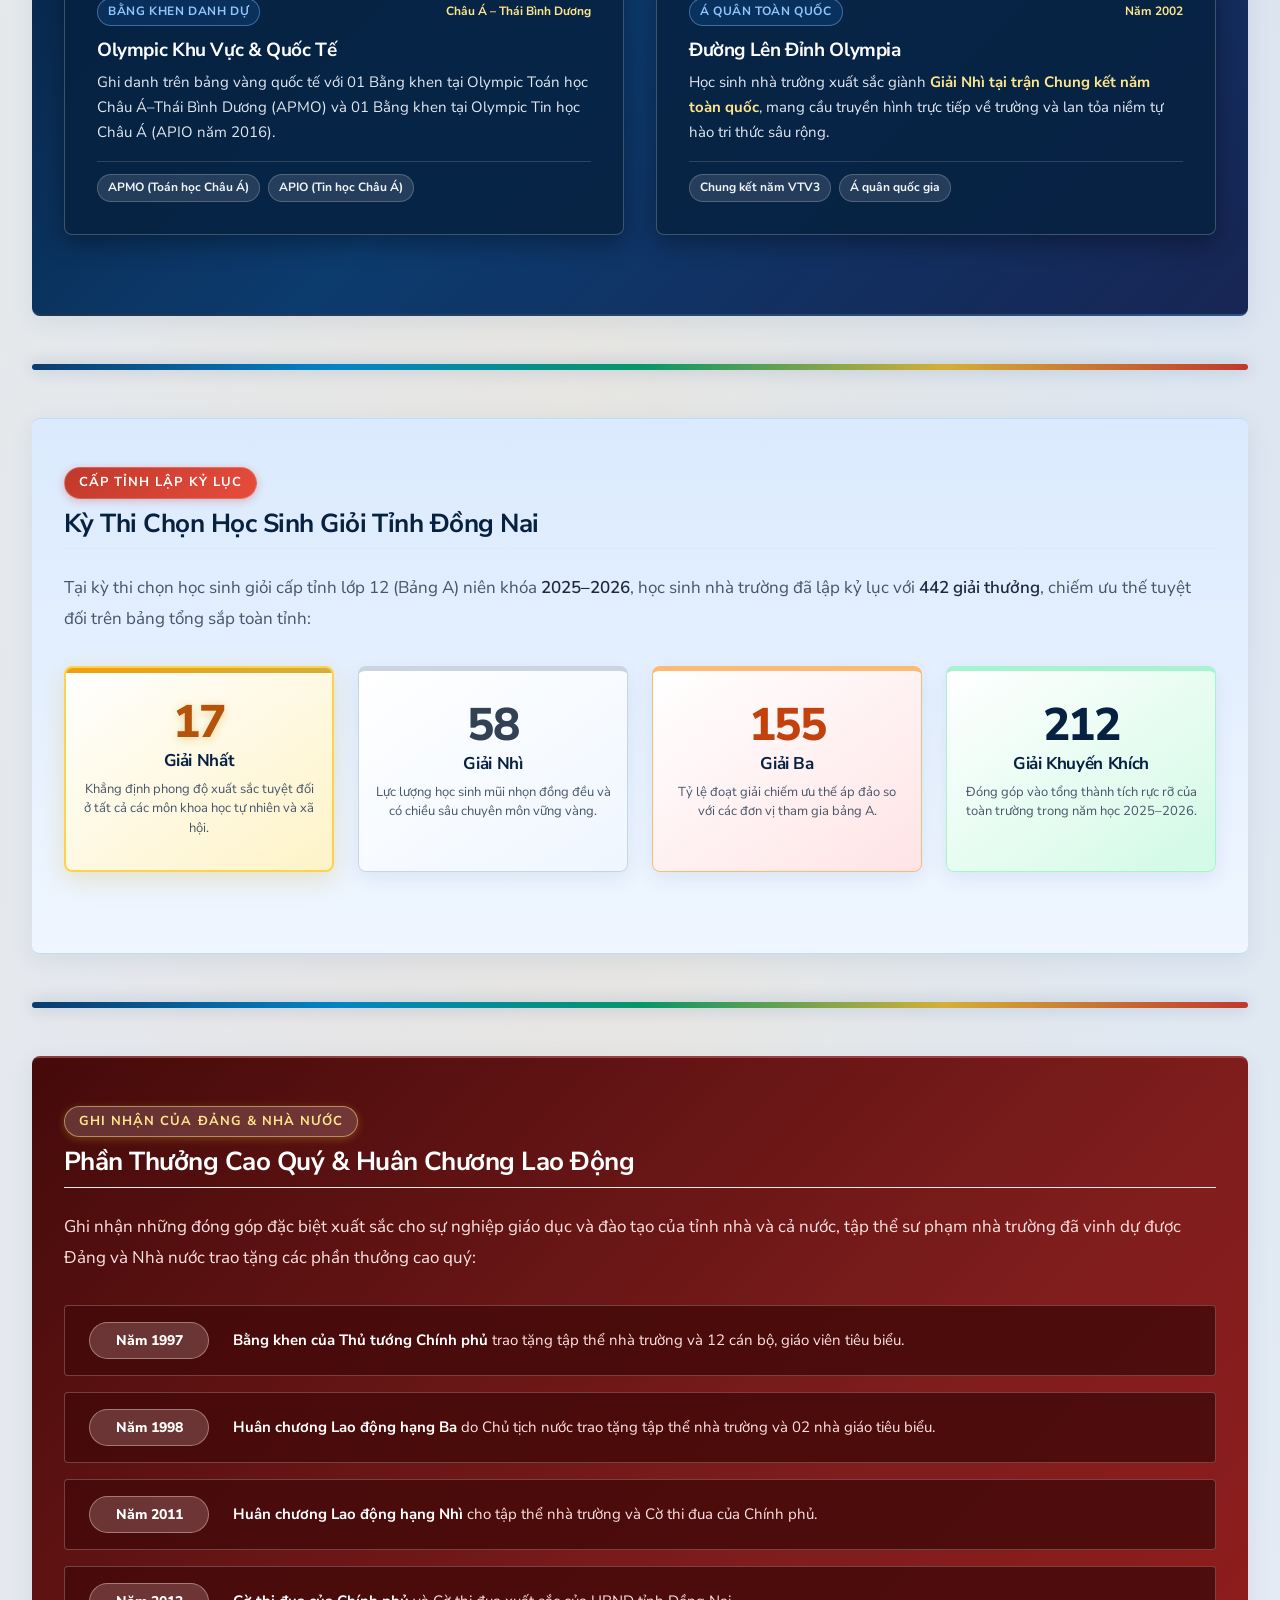
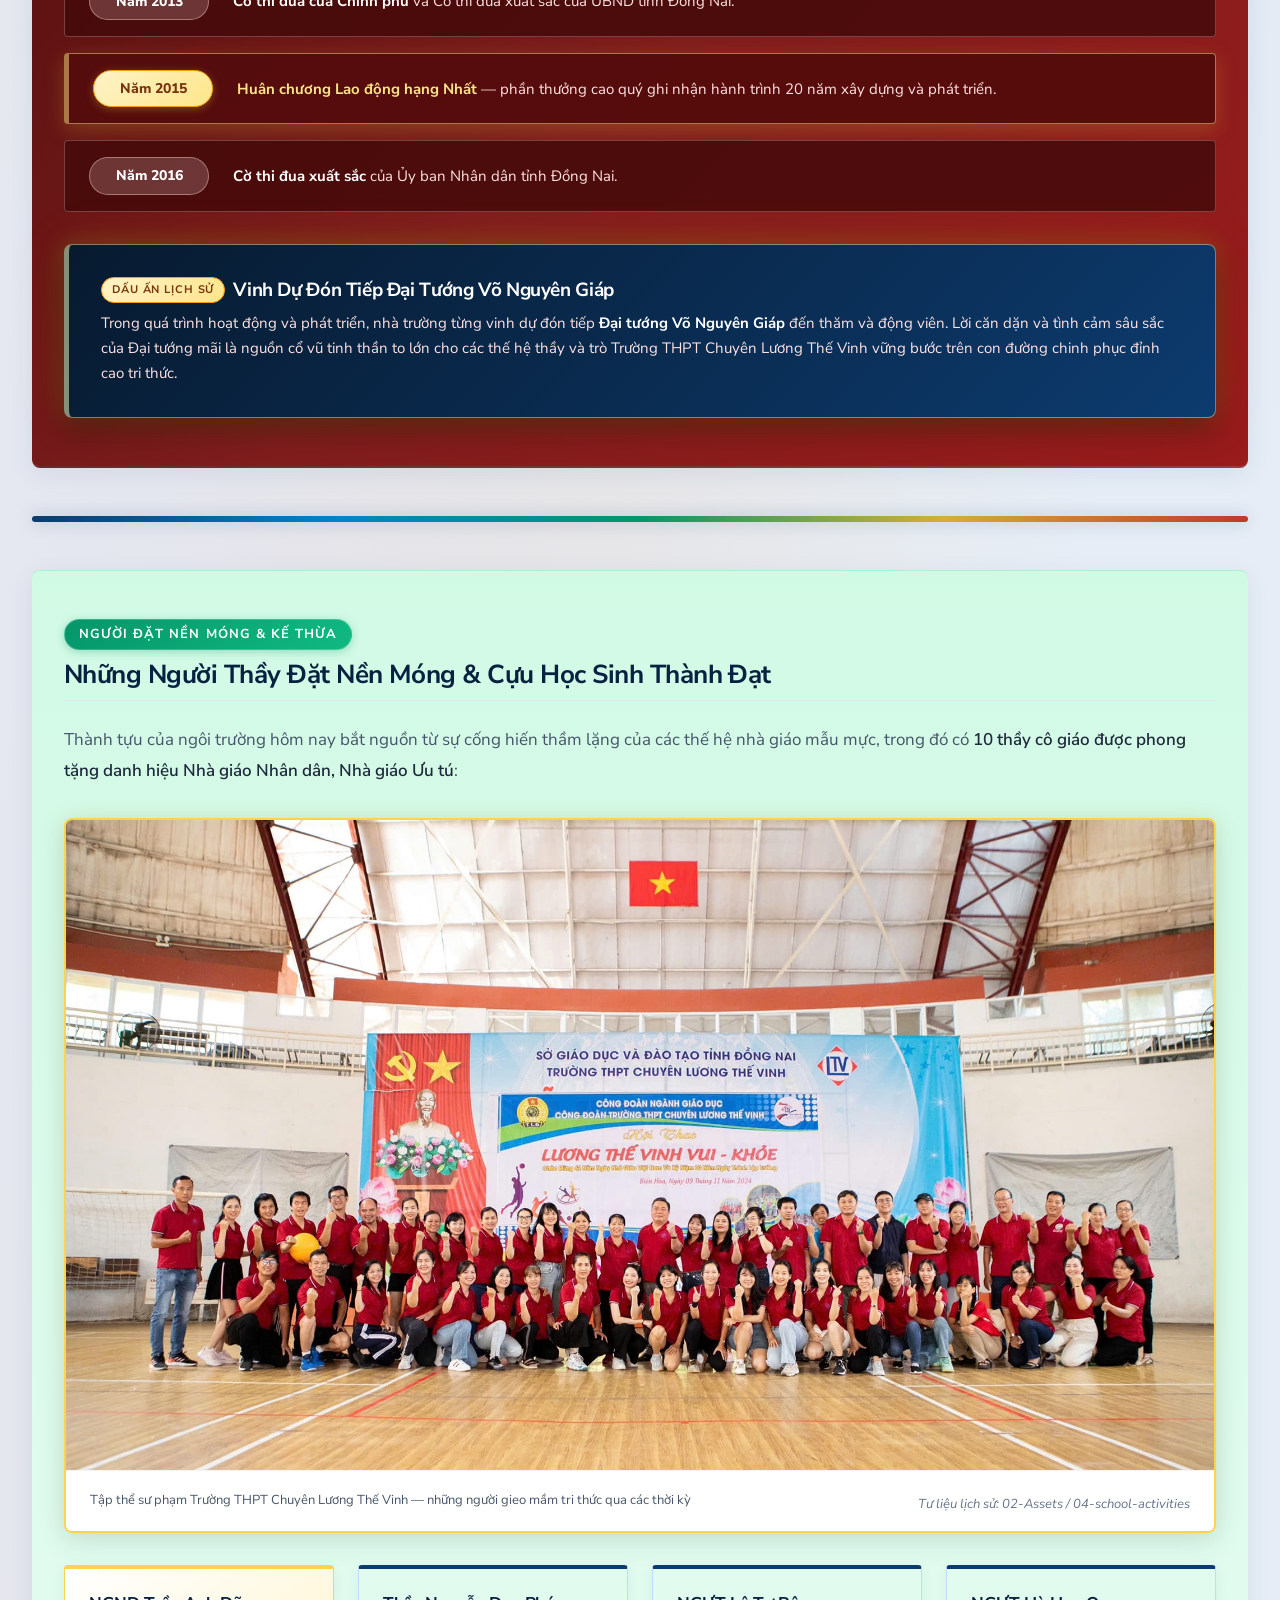
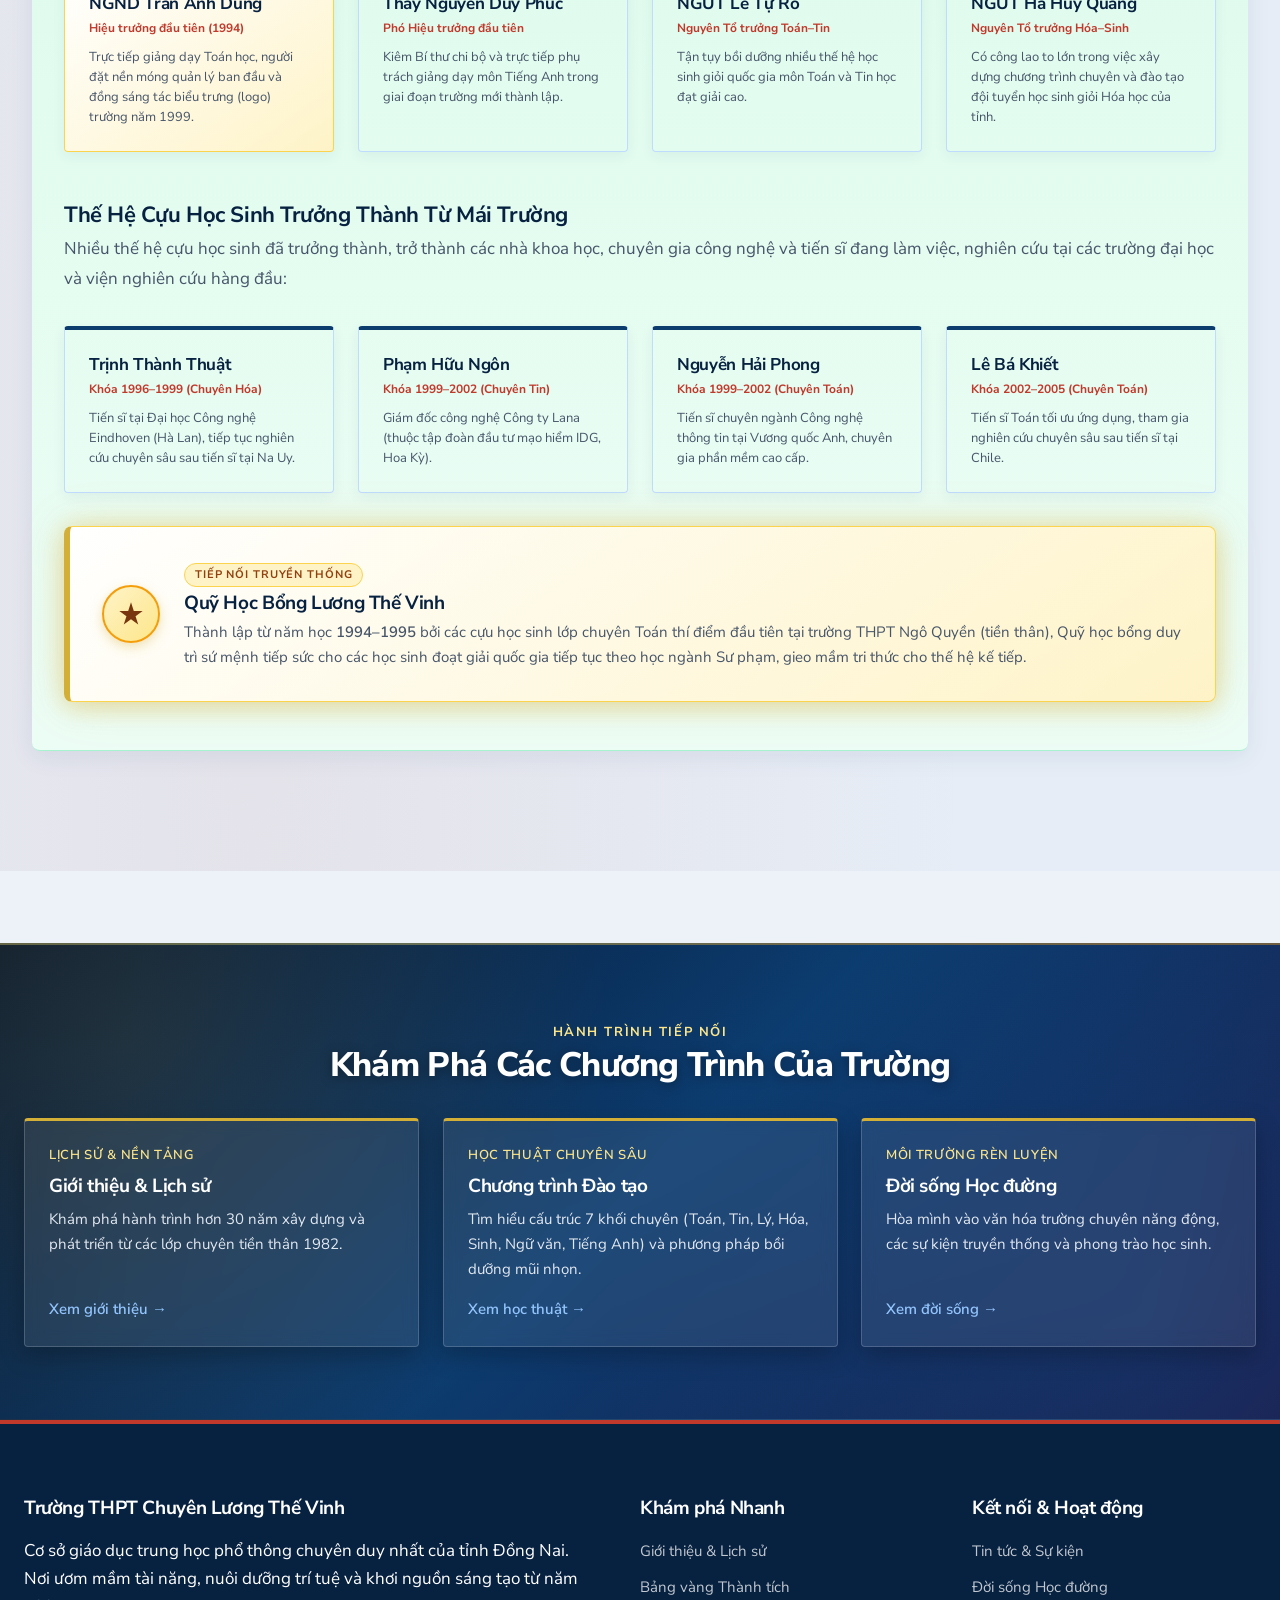
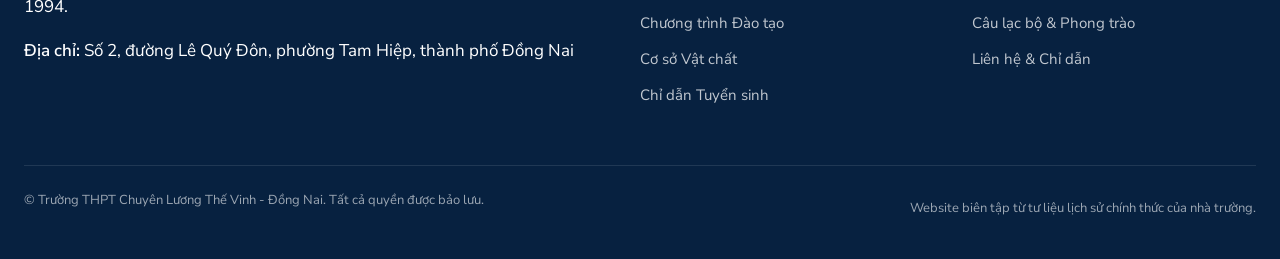
<file: pages/achievements.html>
<!DOCTYPE html>
<html lang="vi">
<head>
  <meta charset="UTF-8">
  <meta name="viewport" content="width=device-width, initial-scale=1.0">
  <meta name="description" content="Bảng vàng thành tích, các giải thưởng Học sinh giỏi Quốc gia, Khoa học Kỹ thuật và vinh danh các thế hệ thầy trò Trường THPT Chuyên Lương Thế Vinh.">
  <title>Bảng Vàng Thành Tích - THPT Chuyên Lương Thế Vinh</title>

  <!-- Favicon -->
  <link rel="icon" type="image/jpeg" href="../assets/images/logo.jpg">

  <!-- Master Stylesheet & Achievements Page Stylesheet -->
  <link rel="stylesheet" href="../css/main.css">
  <link rel="stylesheet" href="../css/pages/achievements-page.css">
</head>
<body class="achievement-page">
  <!-- Pure CSS Scroll Progress Bar (Strictly 0 JS) -->
  <div class="scroll-progress-bar" aria-hidden="true"></div>

  <!-- Skip Link for Accessibility (WCAG 2.4.1) -->
  <a href="#main-content" class="skip-link">Chuyển đến nội dung chính</a>

  <!-- Site Header -->
  <header class="site-header">
    <div class="container">
      <div class="site-masthead">
        <div class="site-branding">
          <a href="../index.html" class="site-brand-link">
            <img src="../assets/images/logo.jpg"
                 alt="Logo Trường THPT Chuyên Lương Thế Vinh"
                 class="site-logo"
                 width="58" height="58">
            <span class="site-title">THPT Chuyên Lương Thế Vinh</span>
          </a>
        </div>
        <nav class="site-nav" aria-label="Điều hướng chính">
          <!-- Desktop Navigation -->
          <ul class="nav-list">
            <li><a href="../index.html" class="nav-link">Trang chủ</a></li>
            <li><a href="about.html" class="nav-link">Giới thiệu</a></li>
            <li><a href="news.html" class="nav-link">Tin tức</a></li>
            <li><a href="academics.html" class="nav-link">Học tập</a></li>
            <li><a href="student-life.html" class="nav-link">Hoạt động</a></li>
            <li><a href="achievements.html" class="nav-link active" aria-current="page">Thành tích</a></li>
          </ul>

          <!-- Mobile Navigation Toggle -->
          <details class="nav-mobile-toggle">
            <summary class="nav-toggle-btn" aria-label="Mở menu điều hướng">
              <span class="nav-toggle-icon" aria-hidden="true"></span>
            </summary>
            <ul class="nav-mobile-list">
              <li><a href="../index.html" class="nav-mobile-link">Trang chủ</a></li>
              <li><a href="about.html" class="nav-mobile-link">Giới thiệu</a></li>
              <li><a href="news.html" class="nav-mobile-link">Tin tức</a></li>
              <li><a href="academics.html" class="nav-mobile-link">Học tập</a></li>
              <li><a href="student-life.html" class="nav-mobile-link">Hoạt động</a></li>
              <li><a href="achievements.html" class="nav-mobile-link active" aria-current="page">Thành tích</a></li>
            </ul>
          </details>
        </nav>
      </div>
    </div>
  </header>

  <!-- Breadcrumb Navigation (Dark Navy Companion Strip) -->
  <nav class="breadcrumb-nav" aria-label="Đường dẫn trang">
    <div class="page-container">
      <ol class="breadcrumb-list">
        <li class="breadcrumb-item"><a href="../index.html" class="breadcrumb-link">Trang chủ</a></li>
        <li class="breadcrumb-item"><a href="about.html" class="breadcrumb-link">Giới thiệu</a></li>
        <li class="breadcrumb-item" aria-current="page">Bảng vàng Thành tích</li>
      </ol>
    </div>
  </nav>

  <!-- High-Contrast Hero Banner: Dark Royal Navy & Radiant Gold Theme (Phase 23) -->
  <header class="page-hero page-hero--gold">
    <div class="page-container">
      <div class="page-hero__inner">
        <span class="page-hero__eyebrow"><span class="status-pulse-dot status-pulse-dot--gold" style="margin-right: 6px;" aria-hidden="true"></span>Vinh danh & Kế thừa</span>
        <h1 class="page-hero__title">Bảng Vàng Thành Tích & <span class="page-brand-nowrap">Nhân Vật Tiêu Biểu</span></h1>
        <p class="page-hero__description">
          Khẳng định vị thế lá cờ đầu trong giáo dục mũi nhọn của tỉnh Đồng Nai qua các kỳ thi Học sinh giỏi Quốc gia, 
          Khoa học Kỹ thuật toàn quốc, đấu trường Olympic khu vực cùng những huân chương cao quý do Đảng và Nhà nước trao tặng.
        </p>
      </div>
    </div>
  </header>

  <!-- Sticky Horizontal Subnav Bar for Fast Anchor Navigation -->
  <nav class="page-subnav" aria-label="Điều hướng nhanh trang Bảng vàng Thành tích">
    <div class="page-subnav__inner">
      <span class="page-subnav__label" aria-hidden="true">
        <svg width="14" height="14" viewBox="0 0 24 24" fill="none" stroke="currentColor" stroke-width="2.5" stroke-linecap="round" stroke-linejoin="round"><line x1="8" y1="6" x2="21" y2="6"></line><line x1="8" y1="12" x2="21" y2="12"></line><line x1="8" y1="18" x2="21" y2="18"></line><line x1="3" y1="6" x2="3.01" y2="6"></line><line x1="3" y1="12" x2="3.01" y2="12"></line><line x1="3" y1="18" x2="3.01" y2="18"></line></svg>
        Mục lục
      </span>
      <ul class="page-subnav__list">
        <li><a href="#hsg-quoc-gia" class="page-subnav__link">1. HSG Quốc gia</a></li>
        <li><a href="#khkt-sang-tao" class="page-subnav__link">2. KHKT Toàn quốc</a></li>
        <li><a href="#olympic-khu-vuc" class="page-subnav__link">3. Olympic 30/4 & Khu vực</a></li>
        <li><a href="#hsg-tinh" class="page-subnav__link">4. HSG Tỉnh Lớp 12</a></li>
        <li><a href="#huan-chuong" class="page-subnav__link">5. Huân chương Cao quý</a></li>
        <li><a href="#thay-co-tieu-bieu" class="page-subnav__link">6. Thầy cô & Cựu học sinh</a></li>
      </ul>
    </div>
  </nav>

  <!-- Main Content Area: Balanced Full-Width Anti-White Golden Hall of Fame -->
  <main id="main-content" class="page-content-wrapper">
    <div class="page-container page-content--fullwidth">

      <!-- Metrics Strip: Verified Key Stats across Eras with Staggered Entrance -->
      <section class="achievement-page__metrics-strip" aria-label="Tóm tắt số liệu thành tích nổi bật">
        <div class="achievement-page__metric-item motion-stagger-1">
          <div class="achievement-page__metric-icon" aria-hidden="true">
            <svg width="28" height="28" viewBox="0 0 24 24" fill="none" stroke="currentColor" stroke-width="2" stroke-linecap="round" stroke-linejoin="round"><circle cx="12" cy="8" r="6"/><path d="M15.477 12.89 17 22l-5-3-5 3 1.523-9.11"/></svg>
          </div>
          <div class="achievement-page__metric-number">540+</div>
          <div class="achievement-page__metric-label">Giải Quốc Gia Lịch Sử</div>
          <p class="achievement-page__metric-sub">Tổng kết sau 22 năm thành lập (gồm 05 giải Nhất)</p>
        </div>
        <div class="achievement-page__metric-item achievement-page__metric-item--gold motion-stagger-2">
          <span class="achievement-page__metric-badge"><span class="status-pulse-dot status-pulse-dot--gold" style="margin-right: 5px;" aria-hidden="true"></span>Đỉnh cao 2025–2026</span>
          <div class="achievement-page__metric-icon achievement-page__metric-icon--gold" aria-hidden="true">
            <svg width="28" height="28" viewBox="0 0 24 24" fill="currentColor"><path d="M12 2l2.4 7.4h7.6l-6.1 4.5 2.3 7.1-6.2-4.6-6.2 4.6 2.3-7.1-6.1-4.5h7.6z"/></svg>
          </div>
          <div class="achievement-page__metric-number achievement-page__metric-number--gold">31</div>
          <div class="achievement-page__metric-label">Giải HSG Quốc Gia</div>
          <p class="achievement-page__metric-sub">08 Nhì, 09 Ba, 14 Khuyến khích (Đội tuyển nòng cốt)</p>
        </div>
        <div class="achievement-page__metric-item motion-stagger-3">
          <span class="achievement-page__metric-badge" style="background: #FEE2E2; color: #991B1B; border-color: #F87171;"><span class="status-pulse-dot status-pulse-dot--crimson" style="margin-right: 5px;" aria-hidden="true"></span>Kỷ lục Tỉnh</span>
          <div class="achievement-page__metric-icon" style="color: var(--color-accent-red);" aria-hidden="true">
            <svg width="28" height="28" viewBox="0 0 24 24" fill="none" stroke="currentColor" stroke-width="2" stroke-linecap="round" stroke-linejoin="round"><polygon points="12 2 15.09 8.26 22 9.27 17 14.14 18.18 21.02 12 17.77 5.82 21.02 7 14.14 2 9.27 8.91 8.26 12 2"/></svg>
          </div>
          <div class="achievement-page__metric-number achievement-page__metric-number--provincial">442</div>
          <div class="achievement-page__metric-label">Giải Tỉnh Lớp 12 Bảng A</div>
          <p class="achievement-page__metric-sub">17 Nhất, 58 Nhì, 155 Ba, 212 KK (2025–2026)</p>
        </div>
        <div class="achievement-page__metric-item motion-stagger-4">
          <div class="achievement-page__metric-icon" aria-hidden="true">
            <svg width="28" height="28" viewBox="0 0 24 24" fill="none" stroke="currentColor" stroke-width="2" stroke-linecap="round" stroke-linejoin="round"><path d="M14.7 6.3a1 1 0 0 0 0 1.4l1.6 1.6a1 1 0 0 0 1.4 0l3.77-3.77a6 6 0 0 1-7.94 7.94l-6.91 6.91a2.12 2.12 0 0 1-3-3l6.91-6.91a6 6 0 0 1 7.94-7.94l-3.76 3.76z"/></svg>
          </div>
          <div class="achievement-page__metric-number achievement-page__metric-number--accent">11</div>
          <div class="achievement-page__metric-label">Giải KHKT Quốc Gia</div>
          <p class="achievement-page__metric-sub">Từ 2013–2014 đến nay (03 Nhất, 02 Nhì, 03 Ba, 03 KK)</p>
        </div>
      </section>

      <!-- Section 1: National Academic Competitions (WARM GOLD BAND) -->
      <section id="hsg-quoc-gia" class="page-section section-band--warm">
        <header class="page-section__header">
          <span class="section-kicker-pill section-kicker-pill--gold">Học thuật mũi nhọn</span>
          <h2 class="page-section__title motion-stagger-title">Kỳ Thi Chọn Học Sinh Giỏi Quốc Gia (1994–2026)</h2>
        </header>
        <div class="page-prose motion-stagger-lead">
          <p class="editorial-lead">
            Kể từ năm học đầu tiên 1994–1995 với 8 giải học sinh giỏi quốc gia, Trường THPT Chuyên Lương Thế Vinh luôn giữ vững 
            vị trí nòng cốt trong đội tuyển học sinh giỏi của tỉnh Đồng Nai tại các kỳ thi quốc gia.
          </p>
          <p>
            Đặc biệt trong những năm học gần đây, số lượng giải của nhà trường luôn chiếm tỷ trọng áp đảo trong tổng số giải thưởng toàn tỉnh:
          </p>
        </div>

        <!-- Table of National Results -->
        <div class="achievement-page__table-wrapper motion-stagger-1">
          <table class="achievement-page__table">
            <thead>
              <tr>
                <th scope="col">Năm học</th>
                <th scope="col">Tổng số giải</th>
                <th scope="col">Cơ cấu giải thưởng</th>
                <th scope="col">Tỷ lệ đóng góp cho Tỉnh</th>
              </tr>
            </thead>
            <tbody>
              <tr class="achievement-page__row--spotlight">
                <td><strong>2025–2026</strong></td>
                <td><span class="achievement-page__badge achievement-page__badge--gold-shine"><svg width="14" height="14" viewBox="0 0 24 24" fill="currentColor" aria-hidden="true"><path d="M12 2l2.4 7.4h7.6l-6.1 4.5 2.3 7.1-6.2-4.6-6.2 4.6 2.3-7.1-6.1-4.5h7.6z"/></svg> 31 giải</span></td>
                <td><strong>08 Nhì, 09 Ba, 14 Khuyến khích</strong></td>
                <td><span class="achievement-page__chip achievement-page__chip--gold">Đội tuyển nòng cốt tỉnh Đồng Nai</span></td>
              </tr>
              <tr>
                <td><strong>2024–2025</strong></td>
                <td><span class="achievement-page__badge">58 giải</span></td>
                <td>Chi tiết theo thông báo kỳ thi</td>
                <td>58/61 giải của toàn tỉnh Đồng Nai</td>
              </tr>
              <tr>
                <td><strong>2023–2024</strong></td>
                <td><span class="achievement-page__badge">56 giải</span></td>
                <td>56 học sinh đoạt giải chính thức</td>
                <td>56/59 giải của toàn tỉnh Đồng Nai</td>
              </tr>
              <tr>
                <td><strong>2022–2023</strong></td>
                <td><span class="achievement-page__badge">34 giải</span></td>
                <td>Đóng góp xuất sắc toàn đoàn</td>
                <td>34/35 giải của toàn tỉnh Đồng Nai</td>
              </tr>
              <tr>
                <td><strong>2015–2016</strong></td>
                <td><span class="achievement-page__badge">36 giải</span></td>
                <td>07 Nhì, 11 Ba, 18 Khuyến khích</td>
                <td>Dẫn đầu khối chuyên Đông Nam Bộ</td>
              </tr>
              <tr>
                <td><strong>Sau 22 năm (Tổng kết lịch sử)</strong></td>
                <td><span class="achievement-page__badge achievement-page__badge--gold">540 giải</span></td>
                <td>Bao gồm 05 giải Nhất toàn quốc</td>
                <td>Thống kê lịch sử 22 năm</td>
              </tr>
            </tbody>
          </table>
        </div>
        <div class="citation-note">Ghi chú: Số liệu được trích xuất từ báo cáo tổng kết và hồ sơ thi chọn HSG Quốc gia lưu trữ tại 01-Research.</div>
      </section>

      <!-- Prominent Section Transition Prism Bar -->
      <div class="section-divider-prism" aria-hidden="true"></div>

      <!-- Section 2: Research & Innovation (INDIGO SCIENCE BAND) -->
      <section id="khkt-sang-tao" class="page-section section-band--indigo">
        <header class="page-section__header">
          <span class="section-kicker-pill">Nghiên cứu ứng dụng & Sáng tạo</span>
          <h2 class="page-section__title motion-stagger-title">Nghiên Cứu Khoa Học Kỹ Thuật (KHKT Toàn Quốc)</h2>
        </header>
        <div class="page-prose motion-stagger-lead">
          <p>
            Tham gia Cuộc thi Khoa học Kỹ thuật cấp quốc gia học sinh trung học từ năm học <strong>2013–2014</strong>, 
            học sinh nhà trường đã gặt hái tổng cộng <strong>11 giải thưởng quốc gia</strong> (03 giải Nhất, 02 giải Nhì, 03 giải Ba, 03 giải Khuyến khích).
          </p>
          <p>
            Tiêu biểu trong năm học <strong>2025–2026</strong>, hai công trình nghiên cứu sáng tạo của học sinh nhà trường đã xuất sắc chinh phục ban giám khảo quốc gia:
          </p>
        </div>

        <!-- Spotlight Cards for AcuIRpen and Bloomind -->
        <div class="achievement-page__spotlight-grid">
          <article class="achievement-page__spotlight-card achievement-page__spotlight-card--gold motion-stagger-1">
            <div class="achievement-page__spotlight-header">
              <span class="achievement-page__spotlight-award achievement-page__spotlight-award--gold">
                <svg width="15" height="15" viewBox="0 0 24 24" fill="currentColor" aria-hidden="true"><path d="M12 2l2.4 7.4h7.6l-6.1 4.5 2.3 7.1-6.2-4.6-6.2 4.6 2.3-7.1-6.1-4.5h7.6z"/></svg>
                Giải Nhất Toàn Quốc (2025–2026)
              </span>
              <span class="achievement-page__spotlight-category">Y sinh & Cảm biến chính xác</span>
            </div>
            <h3 class="achievement-page__spotlight-title">Dự án Thiết kế AcuIRpen</h3>
            <p class="achievement-page__spotlight-desc">
              Nghiên cứu ứng dụng công nghệ hồng ngoại và cảm biến chính xác trong thiết bị hỗ trợ y sinh / trị liệu, 
              thể hiện tư duy liên ngành vượt trội và tính khả thi thực tiễn cao của học sinh chuyên Lương Thế Vinh.
            </p>
            <div class="achievement-page__spotlight-footer">
              <span class="achievement-page__spotlight-meta">Hội đồng Khoa học Kỹ thuật Quốc gia đánh giá cao tính ứng dụng và thương mại hóa y tế.</span>
            </div>
          </article>

          <article class="achievement-page__spotlight-card achievement-page__spotlight-card--azure motion-stagger-2">
            <div class="achievement-page__spotlight-header">
              <span class="achievement-page__spotlight-award achievement-page__spotlight-award--azure">
                <svg width="15" height="15" viewBox="0 0 24 24" fill="none" stroke="currentColor" stroke-width="2.5" stroke-linecap="round" stroke-linejoin="round" aria-hidden="true"><circle cx="12" cy="8" r="6"/><path d="M15.477 12.89 17 22l-5-3-5 3 1.523-9.11"/></svg>
                Giải Ba Toàn Quốc (2025–2026)
              </span>
              <span class="achievement-page__spotlight-category">Tâm lý học & Công nghệ Thông minh</span>
            </div>
            <h3 class="achievement-page__spotlight-title">Dự án Bloomind</h3>
            <p class="achievement-page__spotlight-desc">
              Giải pháp công nghệ hỗ trợ sức khỏe tinh thần và tối ưu hóa năng lượng học tập cho thanh thiếu niên, 
              kết hợp hài hòa giữa thuật toán thông minh và giá trị nhân văn chăm sóc cộng đồng.
            </p>
            <div class="achievement-page__spotlight-footer">
              <span class="achievement-page__spotlight-meta">Mô hình sáng tạo giải quyết trực tiếp thách thức tâm lý lứa tuổi học đường hiện đại.</span>
            </div>
          </article>
        </div>
      </section>

      <!-- Prominent Section Transition Prism Bar -->
      <div class="section-divider-prism" aria-hidden="true"></div>

      <!-- Section 3: Regional & International Arenas (DARK FEATURE BAND: NAVY NIGHTTIME ARENA) -->
      <section id="olympic-khu-vuc" class="page-section section-band--navy">
        <header class="page-section__header">
          <span class="section-kicker-pill section-kicker-pill--gold">Đấu trường khu vực & Quốc tế</span>
          <h2 class="page-section__title motion-stagger-title">Olympic Truyền Thống 30/4 & Đấu Trường Khu Vực</h2>
        </header>
        <div class="page-prose motion-stagger-lead">
          <p class="editorial-lead">
            Trường THPT Chuyên Lương Thế Vinh luôn khẳng định vị thế trong <strong>nhóm 5 đơn vị dẫn đầu</strong> tại các đấu trường học thuật đỉnh cao khu vực phía Nam và quốc tế:
          </p>
        </div>

        <div class="achievement-page__arena-grid">
          <!-- Arena Card 1: Olympic 30/4 -->
          <article class="achievement-page__arena-card achievement-page__arena-card--featured motion-stagger-1">
            <div class="achievement-page__arena-header">
              <span class="achievement-page__arena-tag achievement-page__arena-tag--gold">
                <svg width="14" height="14" viewBox="0 0 24 24" fill="currentColor" aria-hidden="true"><path d="M12 2l2.4 7.4h7.6l-6.1 4.5 2.3 7.1-6.2-4.6-6.2 4.6 2.3-7.1-6.1-4.5h7.6z"/></svg>
                Top 3 Toàn Đoàn
              </span>
              <span class="achievement-page__arena-year">Khu vực Phía Nam</span>
            </div>
            <h3 class="achievement-page__arena-title">Olympic Truyền Thống 30/4</h3>
            <p class="achievement-page__arena-desc">
              Tại kỳ thi Olympic 30/4 năm học 2021–2022, đoàn học sinh nhà trường xuất sắc xếp <strong>Hạng 3 toàn đoàn trong 56 đơn vị tham dự</strong>, giành tổng cộng 51 huy chương danh giá.
            </p>
            <div class="achievement-page__medals-pills">
              <span class="achievement-page__medal-chip achievement-page__medal-chip--gold">★ 28 Huy chương Vàng</span>
              <span class="achievement-page__medal-chip achievement-page__medal-chip--silver">17 Huy chương Bạc</span>
              <span class="achievement-page__medal-chip achievement-page__medal-chip--bronze">6 Huy chương Đồng</span>
            </div>
          </article>

          <!-- Arena Card 2: Trại hè Phương Nam -->
          <article class="achievement-page__arena-card achievement-page__arena-card--featured motion-stagger-2">
            <div class="achievement-page__arena-header">
              <span class="achievement-page__arena-tag achievement-page__arena-tag--gold">
                <svg width="14" height="14" viewBox="0 0 24 24" fill="currentColor" aria-hidden="true"><path d="M12 2l2.4 7.4h7.6l-6.1 4.5 2.3 7.1-6.2-4.6-6.2 4.6 2.3-7.1-6.1-4.5h7.6z"/></svg>
                Giải Nhất Toàn Đoàn
              </span>
              <span class="achievement-page__arena-year">Năm 2026</span>
            </div>
            <h3 class="achievement-page__arena-title">Trại Hè Phương Nam Lần Thứ IX</h3>
            <p class="achievement-page__arena-desc">
              Xuất sắc giành vị trí <strong>Giải Nhất Toàn Đoàn</strong> tại kỳ giao lưu học thuật truyền thống các trường THPT chuyên khu vực phía Nam, khẳng định chiều sâu chuyên môn vượt trội.
            </p>
            <div class="achievement-page__medals-pills">
              <span class="achievement-page__medal-chip achievement-page__medal-chip--gold">Vị trí quán quân toàn đoàn</span>
              <span class="achievement-page__medal-chip">Giao lưu học thuật chuyên sâu</span>
            </div>
          </article>

          <!-- Arena Card 3: International & Asian Arenas -->
          <article class="achievement-page__arena-card motion-stagger-3">
            <div class="achievement-page__arena-header">
              <span class="achievement-page__arena-tag achievement-page__arena-tag--blue">Bằng Khen Danh Dự</span>
              <span class="achievement-page__arena-year">Châu Á – Thái Bình Dương</span>
            </div>
            <h3 class="achievement-page__arena-title">Olympic Khu Vực & Quốc Tế</h3>
            <p class="achievement-page__arena-desc">
              Ghi danh trên bảng vàng quốc tế với 01 Bằng khen tại Olympic Toán học Châu Á–Thái Bình Dương (APMO) và 01 Bằng khen tại Olympic Tin học Châu Á (APIO năm 2016).
            </p>
            <div class="achievement-page__medals-pills">
              <span class="achievement-page__medal-chip">APMO (Toán học Châu Á)</span>
              <span class="achievement-page__medal-chip">APIO (Tin học Châu Á)</span>
            </div>
          </article>

          <!-- Arena Card 4: Road to Olympia -->
          <article class="achievement-page__arena-card motion-stagger-4">
            <div class="achievement-page__arena-header">
              <span class="achievement-page__arena-tag achievement-page__arena-tag--blue">Á Quân Toàn Quốc</span>
              <span class="achievement-page__arena-year">Năm 2002</span>
            </div>
            <h3 class="achievement-page__arena-title">Đường Lên Đỉnh Olympia</h3>
            <p class="achievement-page__arena-desc">
              Học sinh nhà trường xuất sắc giành <strong>Giải Nhì tại trận Chung kết năm toàn quốc</strong>, mang cầu truyền hình trực tiếp về trường và lan tỏa niềm tự hào tri thức sâu rộng.
            </p>
            <div class="achievement-page__medals-pills">
              <span class="achievement-page__medal-chip">Chung kết năm VTV3</span>
              <span class="achievement-page__medal-chip">Á quân quốc gia</span>
            </div>
          </article>
        </div>
      </section>

      <!-- Prominent Section Transition Prism Bar -->
      <div class="section-divider-prism" aria-hidden="true"></div>

      <!-- Section 4: Provincial Excellence (COOL ICE BLUE PODIUM BAND) -->
      <section id="hsg-tinh" class="page-section section-band--cool">
        <header class="page-section__header">
          <span class="section-kicker-pill section-kicker-pill--crimson">Cấp Tỉnh Lập Kỷ Lục</span>
          <h2 class="page-section__title motion-stagger-title">Kỳ Thi Chọn Học Sinh Giỏi Tỉnh Đồng Nai</h2>
        </header>
        <div class="page-prose motion-stagger-lead">
          <p>
            Tại kỳ thi chọn học sinh giỏi cấp tỉnh lớp 12 (Bảng A) niên khóa <strong>2025–2026</strong>, 
            học sinh nhà trường đã lập kỷ lục với <strong>442 giải thưởng</strong>, chiếm ưu thế tuyệt đối trên bảng tổng sắp toàn tỉnh:
          </p>
        </div>

        <!-- 4-Card Provincial Podium with Staggered Entrance -->
        <div class="achievement-page__podium-grid">
          <div class="achievement-page__podium-card achievement-page__podium-card--gold motion-stagger-1">
            <div class="achievement-page__podium-number achievement-page__podium-number--gold">17</div>
            <h3 class="achievement-page__podium-title">Giải Nhất</h3>
            <p class="achievement-page__podium-desc">Khẳng định phong độ xuất sắc tuyệt đối ở tất cả các môn khoa học tự nhiên và xã hội.</p>
          </div>

          <div class="achievement-page__podium-card achievement-page__podium-card--silver motion-stagger-2">
            <div class="achievement-page__podium-number achievement-page__podium-number--silver">58</div>
            <h3 class="achievement-page__podium-title">Giải Nhì</h3>
            <p class="achievement-page__podium-desc">Lực lượng học sinh mũi nhọn đồng đều và có chiều sâu chuyên môn vững vàng.</p>
          </div>

          <div class="achievement-page__podium-card achievement-page__podium-card--bronze motion-stagger-3">
            <div class="achievement-page__podium-number achievement-page__podium-number--bronze">155</div>
            <h3 class="achievement-page__podium-title">Giải Ba</h3>
            <p class="achievement-page__podium-desc">Tỷ lệ đoạt giải chiếm ưu thế áp đảo so với các đơn vị tham gia bảng A.</p>
          </div>

          <div class="achievement-page__podium-card achievement-page__podium-card--distinction motion-stagger-4">
            <div class="achievement-page__podium-number achievement-page__podium-number--distinction">212</div>
            <h3 class="achievement-page__podium-title">Giải Khuyến Khích</h3>
            <p class="achievement-page__podium-desc">Đóng góp vào tổng thành tích rực rỡ của toàn trường trong năm học 2025–2026.</p>
          </div>
        </div>
      </section>

      <!-- Prominent Section Transition Prism Bar -->
      <div class="section-divider-prism" aria-hidden="true"></div>

      <!-- Section 5: State Orders & Accolades (DARK FEATURE BAND: RICH CRIMSON STATE HONORS) -->
      <section id="huan-chuong" class="page-section section-band--crimson">
        <header class="page-section__header">
          <span class="section-kicker-pill section-kicker-pill--gold">Ghi nhận của Đảng & Nhà nước</span>
          <h2 class="page-section__title motion-stagger-title">Phần Thưởng Cao Quý & Huân Chương Lao Động</h2>
        </header>
        <div class="page-prose motion-stagger-lead">
          <p>
            Ghi nhận những đóng góp đặc biệt xuất sắc cho sự nghiệp giáo dục và đào tạo của tỉnh nhà và cả nước, 
            tập thể sư phạm nhà trường đã vinh dự được Đảng và Nhà nước trao tặng các phần thưởng cao quý:
          </p>
        </div>

        <ul class="achievement-page__order-list motion-stagger-1">
          <li class="achievement-page__order-item">
            <span class="achievement-page__order-badge">Năm 1997</span>
            <p class="achievement-page__order-title"><strong>Bằng khen của Thủ tướng Chính phủ</strong> trao tặng tập thể nhà trường và 12 cán bộ, giáo viên tiêu biểu.</p>
          </li>
          <li class="achievement-page__order-item">
            <span class="achievement-page__order-badge">Năm 1998</span>
            <p class="achievement-page__order-title"><strong>Huân chương Lao động hạng Ba</strong> do Chủ tịch nước trao tặng tập thể nhà trường và 02 nhà giáo tiêu biểu.</p>
          </li>
          <li class="achievement-page__order-item">
            <span class="achievement-page__order-badge">Năm 2011</span>
            <p class="achievement-page__order-title"><strong>Huân chương Lao động hạng Nhì</strong> cho tập thể nhà trường và Cờ thi đua của Chính phủ.</p>
          </li>
          <li class="achievement-page__order-item">
            <span class="achievement-page__order-badge">Năm 2013</span>
            <p class="achievement-page__order-title"><strong>Cờ thi đua của Chính phủ</strong> và Cờ thi đua xuất sắc của UBND tỉnh Đồng Nai.</p>
          </li>
          <li class="achievement-page__order-item achievement-page__order-item--gold">
            <span class="achievement-page__order-badge achievement-page__order-badge--gold">Năm 2015</span>
            <p class="achievement-page__order-title"><strong>Huân chương Lao động hạng Nhất</strong> — phần thưởng cao quý ghi nhận hành trình 20 năm xây dựng và phát triển.</p>
          </li>
          <li class="achievement-page__order-item">
            <span class="achievement-page__order-badge">Năm 2016</span>
            <p class="achievement-page__order-title"><strong>Cờ thi đua xuất sắc</strong> của Ủy ban Nhân dân tỉnh Đồng Nai.</p>
          </li>
        </ul>

        <!-- Historic Visit Dignified Box (Inside Crimson Band) -->
        <div class="achievement-page__historic-box motion-stagger-2">
          <div class="achievement-page__historic-header">
            <span class="achievement-page__historic-tag">Dấu ấn lịch sử</span>
            <h3 class="achievement-page__historic-title">Vinh Dự Đón Tiếp Đại Tướng Võ Nguyên Giáp</h3>
          </div>
          <p class="achievement-page__historic-content">
            Trong quá trình hoạt động và phát triển, nhà trường từng vinh dự đón tiếp <strong>Đại tướng Võ Nguyên Giáp</strong> đến thăm và động viên. 
            Lời căn dặn và tình cảm sâu sắc của Đại tướng mãi là nguồn cổ vũ tinh thần to lớn cho các thế hệ thầy và trò Trường THPT Chuyên Lương Thế Vinh vững bước trên con đường chinh phục đỉnh cao tri thức.
          </p>
        </div>
      </section>

      <!-- Prominent Section Transition Prism Bar -->
      <div class="section-divider-prism" aria-hidden="true"></div>

      <!-- Section 6: Inspiring Educators & People (EMERALD CAMPUS HERITAGE BAND) -->
      <section id="thay-co-tieu-bieu" class="page-section section-band--emerald">
        <header class="page-section__header">
          <span class="section-kicker-pill section-kicker-pill--emerald">Người đặt nền móng & Kế thừa</span>
          <h2 class="page-section__title motion-stagger-title">Những Người Thầy Đặt Nền Móng & Cựu Học Sinh Thành Đạt</h2>
        </header>
        <div class="page-prose motion-stagger-lead">
          <p>
            Thành tựu của ngôi trường hôm nay bắt nguồn từ sự cống hiến thầm lặng của các thế hệ nhà giáo mẫu mực, 
            trong đó có <strong>10 thầy cô giáo được phong tặng danh hiệu Nhà giáo Nhân dân, Nhà giáo Ưu tú</strong>:
          </p>
        </div>

        <!-- Group of Teachers Figure -->
        <figure class="achievement-page__figure-wrapper motion-stagger-img">
          <img src="../assets/images/teachers-group.jpg"
               alt="Tập thể thầy cô giáo Trường THPT Chuyên Lương Thế Vinh qua các thời kỳ"
               width="2048" height="1160"
               loading="lazy">
          <figcaption class="achievement-page__figure-caption">
            <span>Tập thể sư phạm Trường THPT Chuyên Lương Thế Vinh — những người gieo mầm tri thức qua các thời kỳ</span>
            <span class="citation-note">Tư liệu lịch sử: 02-Assets / 04-school-activities</span>
          </figcaption>
        </figure>

        <!-- Distinguished Teachers Grid with Staggered Entrance -->
        <div class="achievement-page__people-grid">
          <article class="achievement-page__person-card achievement-page__person-card--gold motion-stagger-1">
            <h3 class="achievement-page__person-name">NGND Trần Anh Dũng</h3>
            <div class="achievement-page__person-role">Hiệu trưởng đầu tiên (1994)</div>
            <p class="achievement-page__person-desc">Trực tiếp giảng dạy Toán học, người đặt nền móng quản lý ban đầu và đồng sáng tác biểu trưng (logo) trường năm 1999.</p>
          </article>

          <article class="achievement-page__person-card motion-stagger-2">
            <h3 class="achievement-page__person-name">Thầy Nguyễn Duy Phúc</h3>
            <div class="achievement-page__person-role">Phó Hiệu trưởng đầu tiên</div>
            <p class="achievement-page__person-desc">Kiêm Bí thư chi bộ và trực tiếp phụ trách giảng dạy môn Tiếng Anh trong giai đoạn trường mới thành lập.</p>
          </article>

          <article class="achievement-page__person-card motion-stagger-3">
            <h3 class="achievement-page__person-name">NGƯT Lê Tự Rô</h3>
            <div class="achievement-page__person-role">Nguyên Tổ trưởng Toán–Tin</div>
            <p class="achievement-page__person-desc">Tận tụy bồi dưỡng nhiều thế hệ học sinh giỏi quốc gia môn Toán và Tin học đạt giải cao.</p>
          </article>

          <article class="achievement-page__person-card motion-stagger-4">
            <h3 class="achievement-page__person-name">NGƯT Hà Huy Quang</h3>
            <div class="achievement-page__person-role">Nguyên Tổ trưởng Hóa–Sinh</div>
            <p class="achievement-page__person-desc">Có công lao to lớn trong việc xây dựng chương trình chuyên và đào tạo đội tuyển học sinh giỏi Hóa học của tỉnh.</p>
          </article>
        </div>

        <!-- Notable Alumni Section -->
        <div class="page-prose achievement-page__alumni-intro motion-stagger-lead">
          <h3 class="achievement-page__alumni-heading">Thế Hệ Cựu Học Sinh Trưởng Thành Từ Mái Trường</h3>
          <p>Nhiều thế hệ cựu học sinh đã trưởng thành, trở thành các nhà khoa học, chuyên gia công nghệ và tiến sĩ đang làm việc, nghiên cứu tại các trường đại học và viện nghiên cứu hàng đầu:</p>
        </div>

        <div class="achievement-page__people-grid">
          <article class="achievement-page__person-card motion-stagger-1">
            <h3 class="achievement-page__person-name">Trịnh Thành Thuật</h3>
            <div class="achievement-page__person-role">Khóa 1996–1999 (Chuyên Hóa)</div>
            <p class="achievement-page__person-desc">Tiến sĩ tại Đại học Công nghệ Eindhoven (Hà Lan), tiếp tục nghiên cứu chuyên sâu sau tiến sĩ tại Na Uy.</p>
          </article>

          <article class="achievement-page__person-card motion-stagger-2">
            <h3 class="achievement-page__person-name">Phạm Hữu Ngôn</h3>
            <div class="achievement-page__person-role">Khóa 1999–2002 (Chuyên Tin)</div>
            <p class="achievement-page__person-desc">Giám đốc công nghệ Công ty Lana (thuộc tập đoàn đầu tư mạo hiểm IDG, Hoa Kỳ).</p>
          </article>

          <article class="achievement-page__person-card motion-stagger-3">
            <h3 class="achievement-page__person-name">Nguyễn Hải Phong</h3>
            <div class="achievement-page__person-role">Khóa 1999–2002 (Chuyên Toán)</div>
            <p class="achievement-page__person-desc">Tiến sĩ chuyên ngành Công nghệ thông tin tại Vương quốc Anh, chuyên gia phần mềm cao cấp.</p>
          </article>

          <article class="achievement-page__person-card motion-stagger-4">
            <h3 class="achievement-page__person-name">Lê Bá Khiết</h3>
            <div class="achievement-page__person-role">Khóa 2002–2005 (Chuyên Toán)</div>
            <p class="achievement-page__person-desc">Tiến sĩ Toán tối ưu ứng dụng, tham gia nghiên cứu chuyên sâu sau tiến sĩ tại Chile.</p>
          </article>
        </div>

        <!-- Golden Heritage Scholarship Banner (Preserved and Elevated from Sidebar) -->
        <div class="achievement-page__scholarship-banner motion-stagger-1">
          <div class="achievement-page__scholarship-icon" aria-hidden="true">
            <svg width="28" height="28" viewBox="0 0 24 24" fill="currentColor"><path d="M12 2l2.4 7.4h7.6l-6.1 4.5 2.3 7.1-6.2-4.6-6.2 4.6 2.3-7.1-6.1-4.5h7.6z"/></svg>
          </div>
          <div class="achievement-page__scholarship-content">
            <span class="achievement-page__scholarship-tag">Tiếp nối truyền thống</span>
            <h4 class="achievement-page__scholarship-title">Quỹ Học Bổng Lương Thế Vinh</h4>
            <p class="achievement-page__scholarship-text">
              Thành lập từ năm học <strong>1994–1995</strong> bởi các cựu học sinh lớp chuyên Toán thí điểm đầu tiên tại trường THPT Ngô Quyền (tiền thân), 
              Quỹ học bổng duy trì sứ mệnh tiếp sức cho các học sinh đoạt giải quốc gia tiếp tục theo học ngành Sư phạm, gieo mầm tri thức cho thế hệ kế tiếp.
            </p>
          </div>
        </div>

      </section>

    </div>
  </main>

  <!-- Pathway CTA: Next Steps (Dark Royal Navy/Indigo Band) -->
  <section class="page-pathway" aria-label="Khám phá tiếp theo">
    <div class="page-container">
      <div class="page-pathway__header">
        <span class="page-pathway__eyebrow">Hành trình tiếp nối</span>
        <h2 class="page-pathway__title motion-stagger-title">Khám Phá Các Chương Trình Của Trường</h2>
      </div>
      <div class="page-pathway__grid">
        <a href="about.html" class="pathway-card motion-stagger-1">
          <span class="pathway-card__tag">Lịch sử & Nền tảng</span>
          <h3 class="pathway-card__title">Giới thiệu & Lịch sử</h3>
          <p class="pathway-card__desc">Khám phá hành trình hơn 30 năm xây dựng và phát triển từ các lớp chuyên tiền thân 1982.</p>
          <span class="pathway-card__link-text">Xem giới thiệu &rarr;</span>
        </a>
        <a href="academics.html" class="pathway-card motion-stagger-2">
          <span class="pathway-card__tag">Học thuật chuyên sâu</span>
          <h3 class="pathway-card__title">Chương trình Đào tạo</h3>
          <p class="pathway-card__desc">Tìm hiểu cấu trúc 7 khối chuyên (Toán, Tin, Lý, Hóa, Sinh, Ngữ văn, Tiếng Anh) và phương pháp bồi dưỡng mũi nhọn.</p>
          <span class="pathway-card__link-text">Xem học thuật &rarr;</span>
        </a>
        <a href="student-life.html" class="pathway-card motion-stagger-3">
          <span class="pathway-card__tag">Môi trường rèn luyện</span>
          <h3 class="pathway-card__title">Đời sống Học đường</h3>
          <p class="pathway-card__desc">Hòa mình vào văn hóa trường chuyên năng động, các sự kiện truyền thống và phong trào học sinh.</p>
          <span class="pathway-card__link-text">Xem đời sống &rarr;</span>
        </a>
      </div>
    </div>
  </section>

  <!-- Site Footer -->
  <footer class="site-footer">
    <div class="container">
      <div class="footer-grid">
        <div class="footer-col">
          <h3 class="footer-heading">Trường THPT Chuyên Lương Thế Vinh</h3>
          <p class="footer-desc">
            Cơ sở giáo dục trung học phổ thông chuyên duy nhất của tỉnh Đồng Nai. Nơi ươm mầm tài năng, nuôi dưỡng trí tuệ và khơi nguồn sáng tạo từ năm 1994.
          </p>
          <p class="footer-meta">
            <strong>Địa chỉ:</strong> Số 2, đường Lê Quý Đôn, phường Tam Hiệp, thành phố Đồng Nai
          </p>
        </div>
        <div class="footer-col">
          <h3 class="footer-heading">Khám phá Nhanh</h3>
          <ul class="footer-links">
            <li><a href="about.html">Giới thiệu & Lịch sử</a></li>
            <li><a href="achievements.html">Bảng vàng Thành tích</a></li>
            <li><a href="academics.html">Chương trình Đào tạo</a></li>
            <li><a href="facilities.html">Cơ sở Vật chất</a></li>
            <li><a href="admissions.html">Chỉ dẫn Tuyển sinh</a></li>
          </ul>
        </div>
        <div class="footer-col">
          <h3 class="footer-heading">Kết nối & Hoạt động</h3>
          <ul class="footer-links">
            <li><a href="news.html">Tin tức & Sự kiện</a></li>
            <li><a href="student-life.html">Đời sống Học đường</a></li>
            <li><a href="activities.html">Câu lạc bộ & Phong trào</a></li>
            <li><a href="contact.html">Liên hệ & Chỉ dẫn</a></li>
          </ul>
        </div>
      </div>
      <div class="footer-bottom">
        <p>&copy; Trường THPT Chuyên Lương Thế Vinh - Đồng Nai. Tất cả quyền được bảo lưu.</p>
        <p class="footer-source-note">Website biên tập từ tư liệu lịch sử chính thức của nhà trường.</p>
      </div>
    </div>
  </footer>

</body>
</html>
</file>
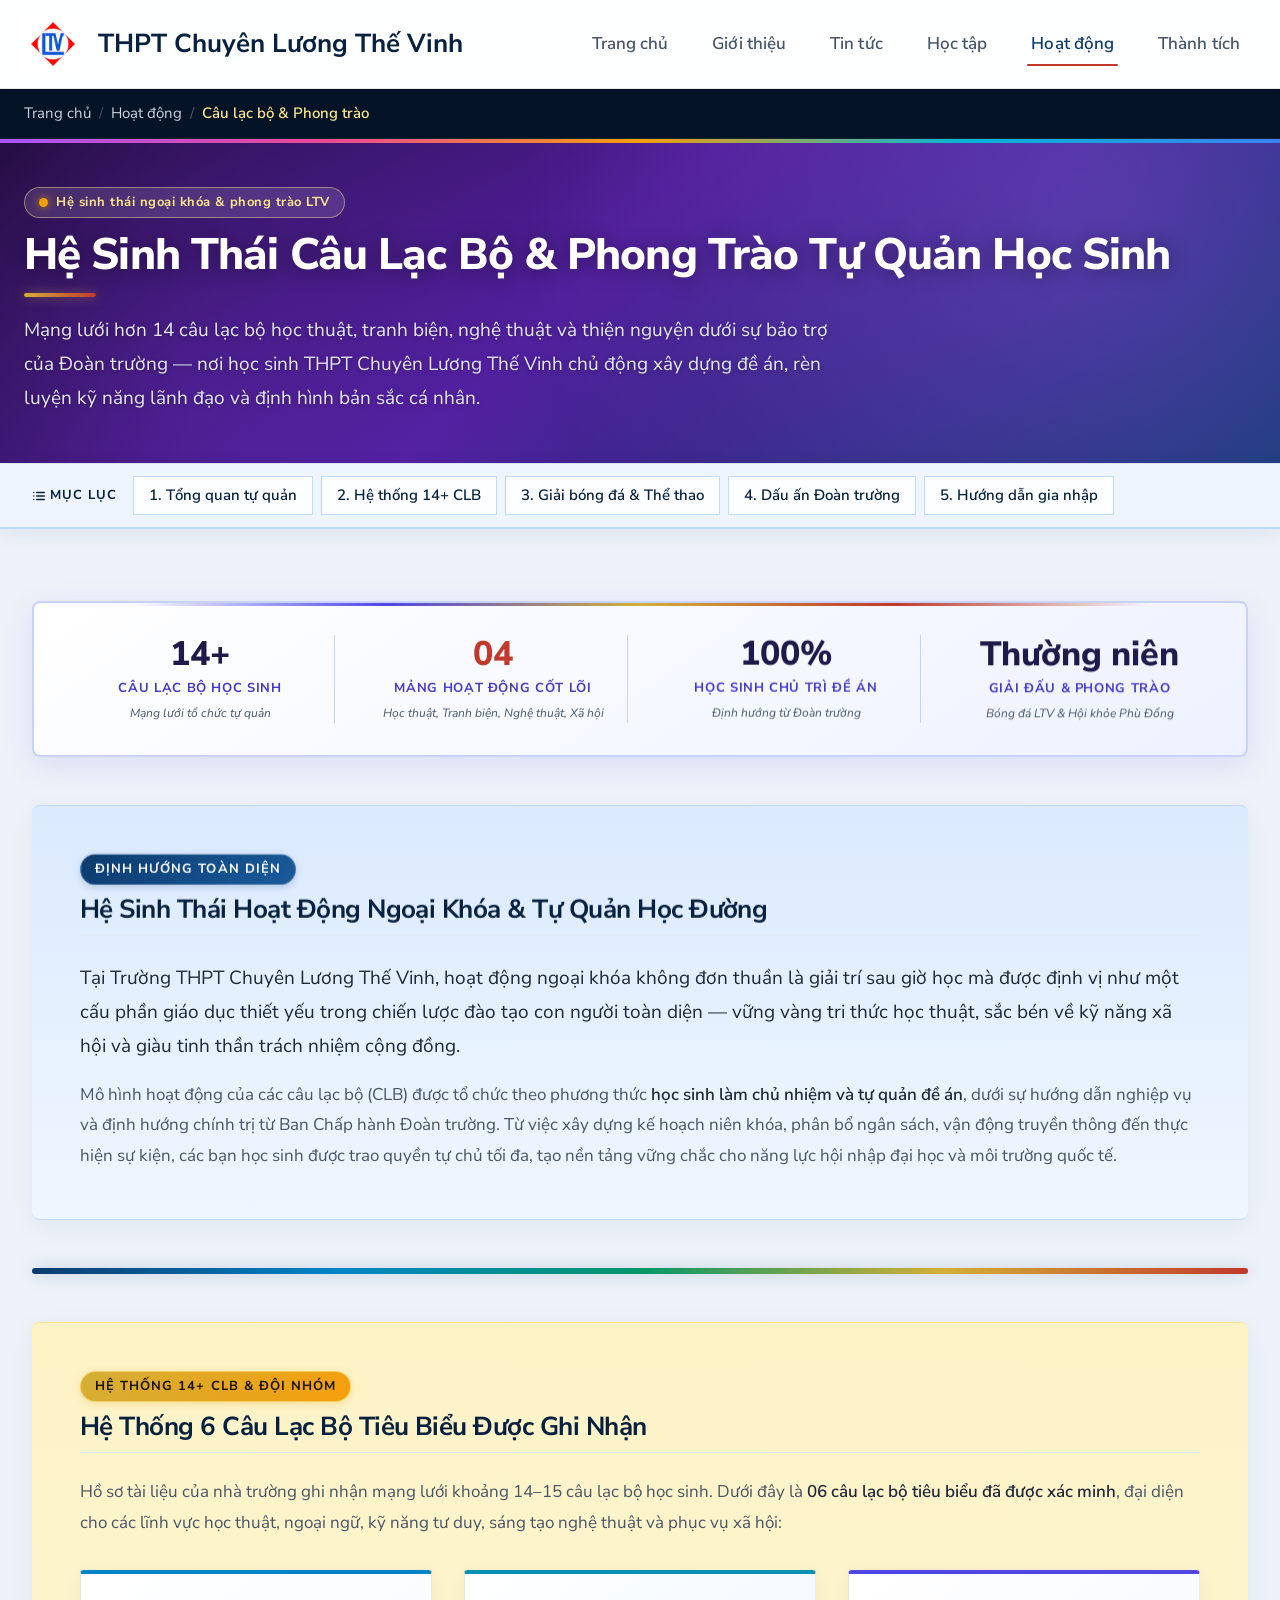
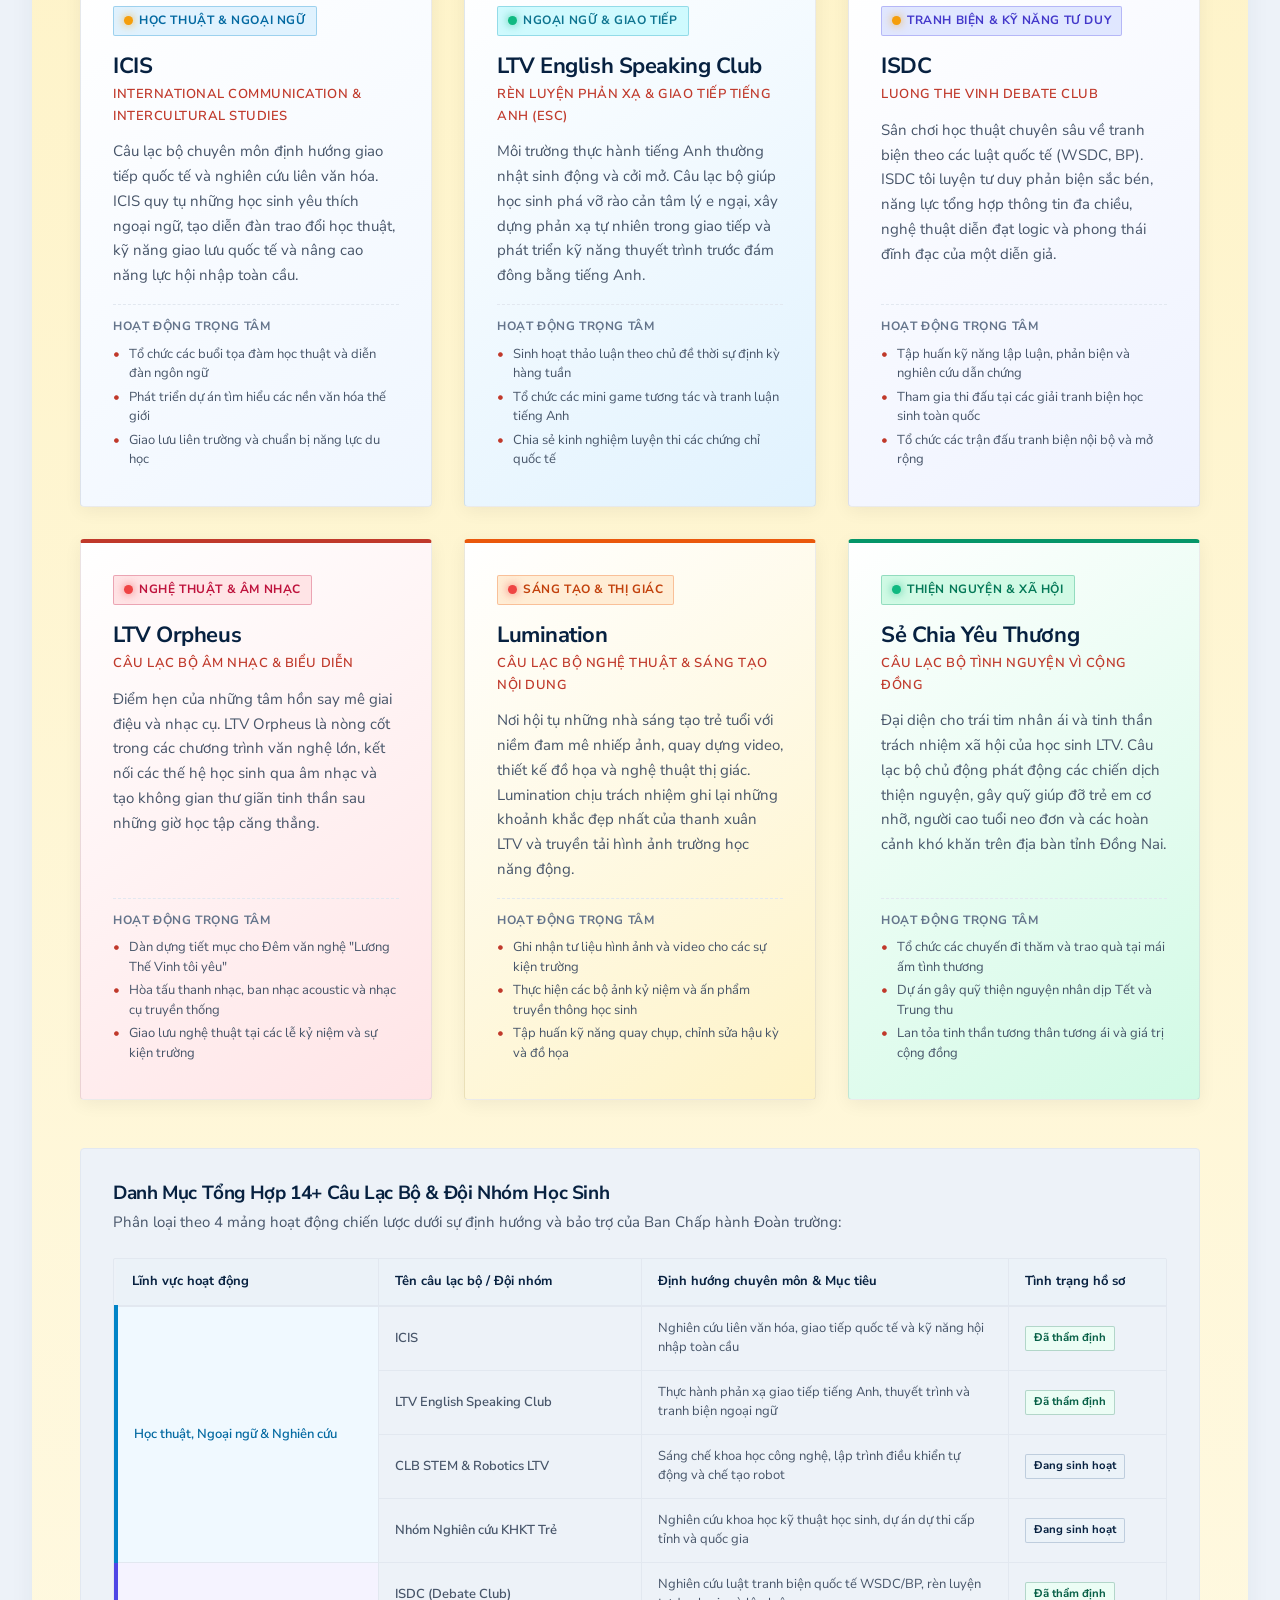
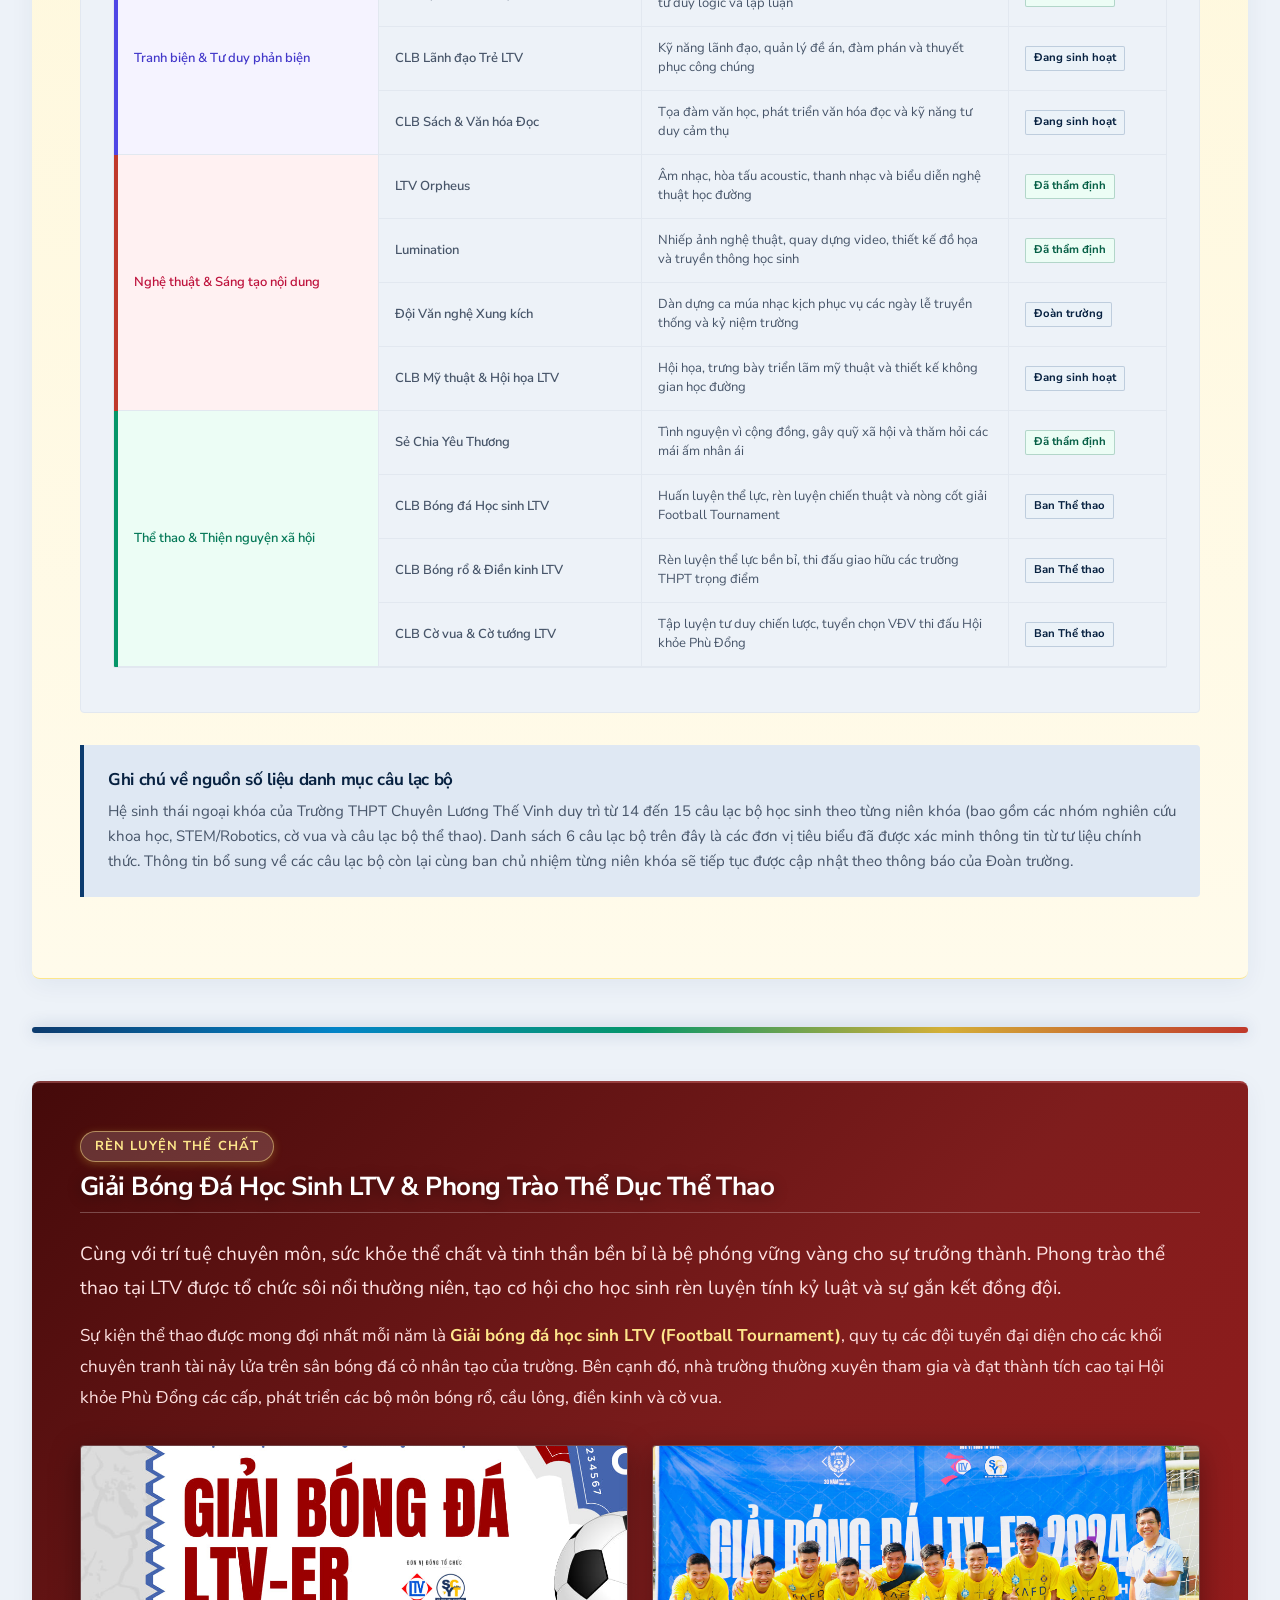
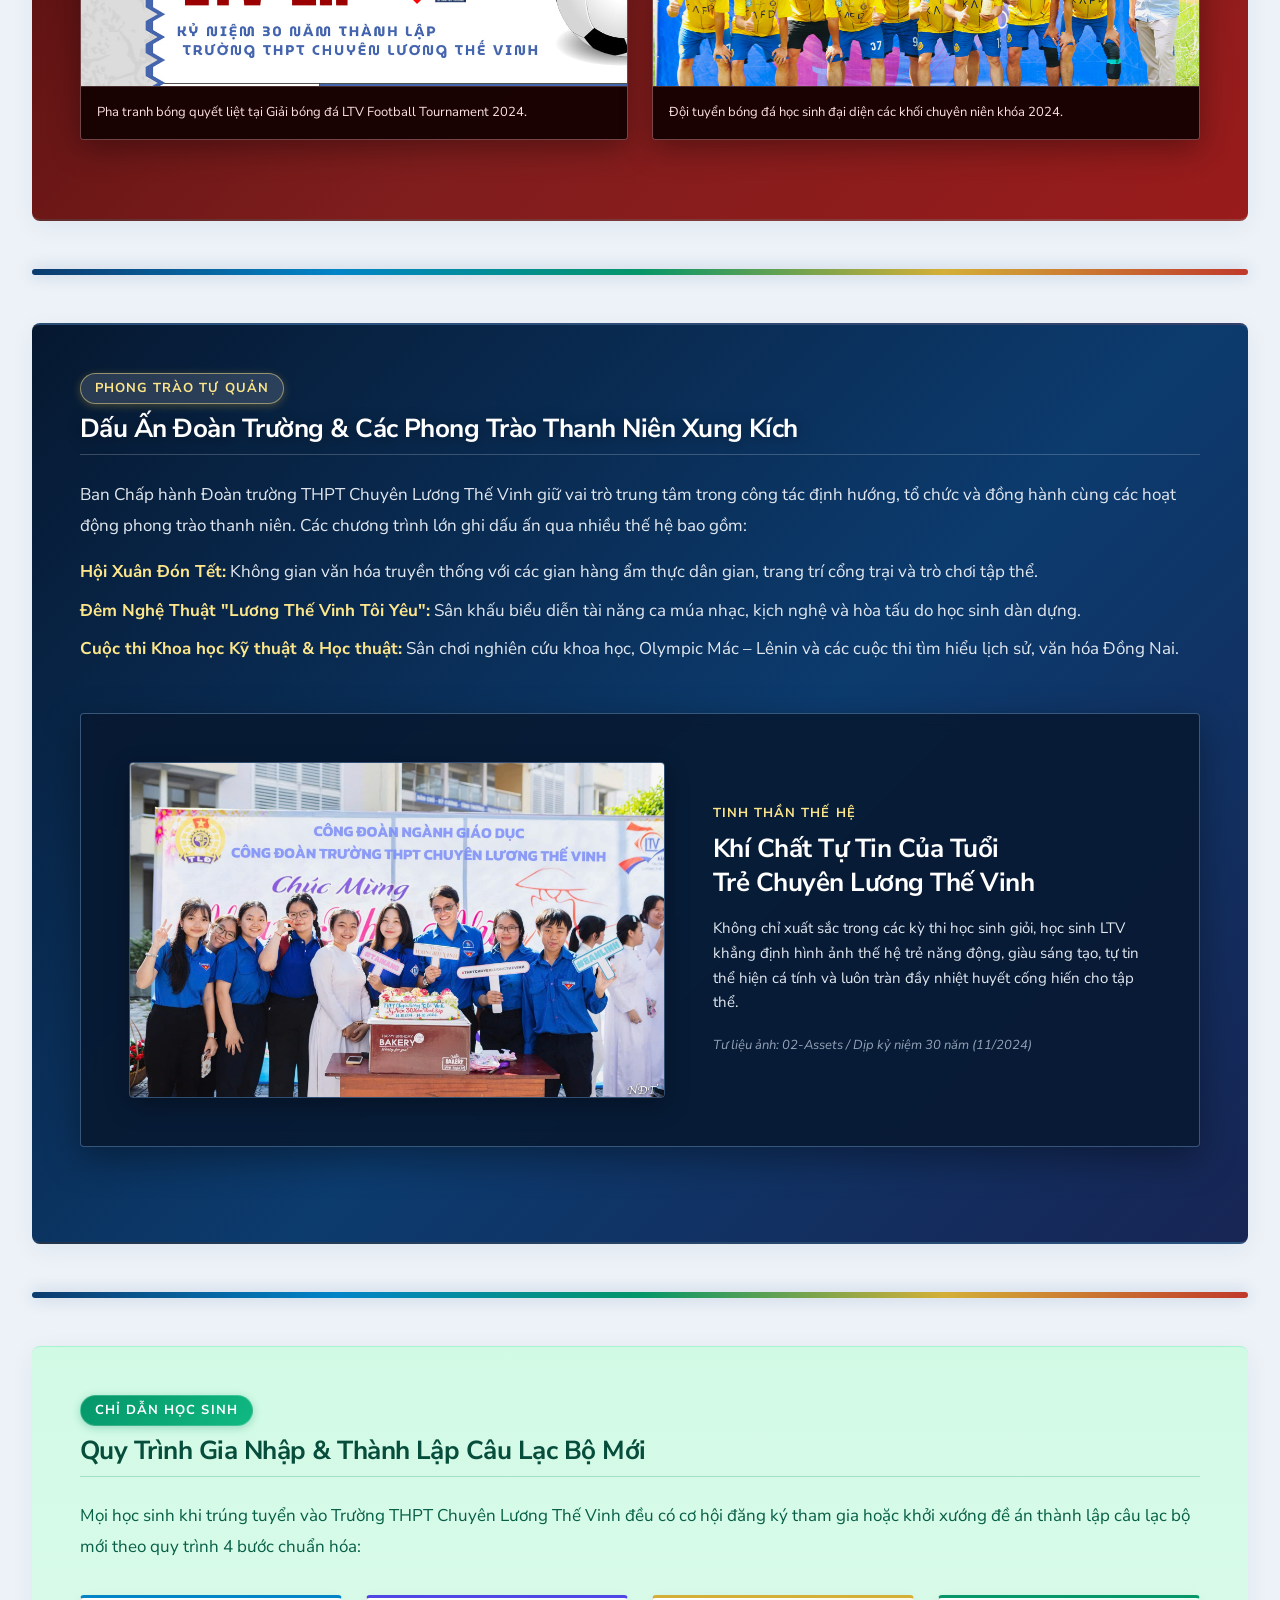
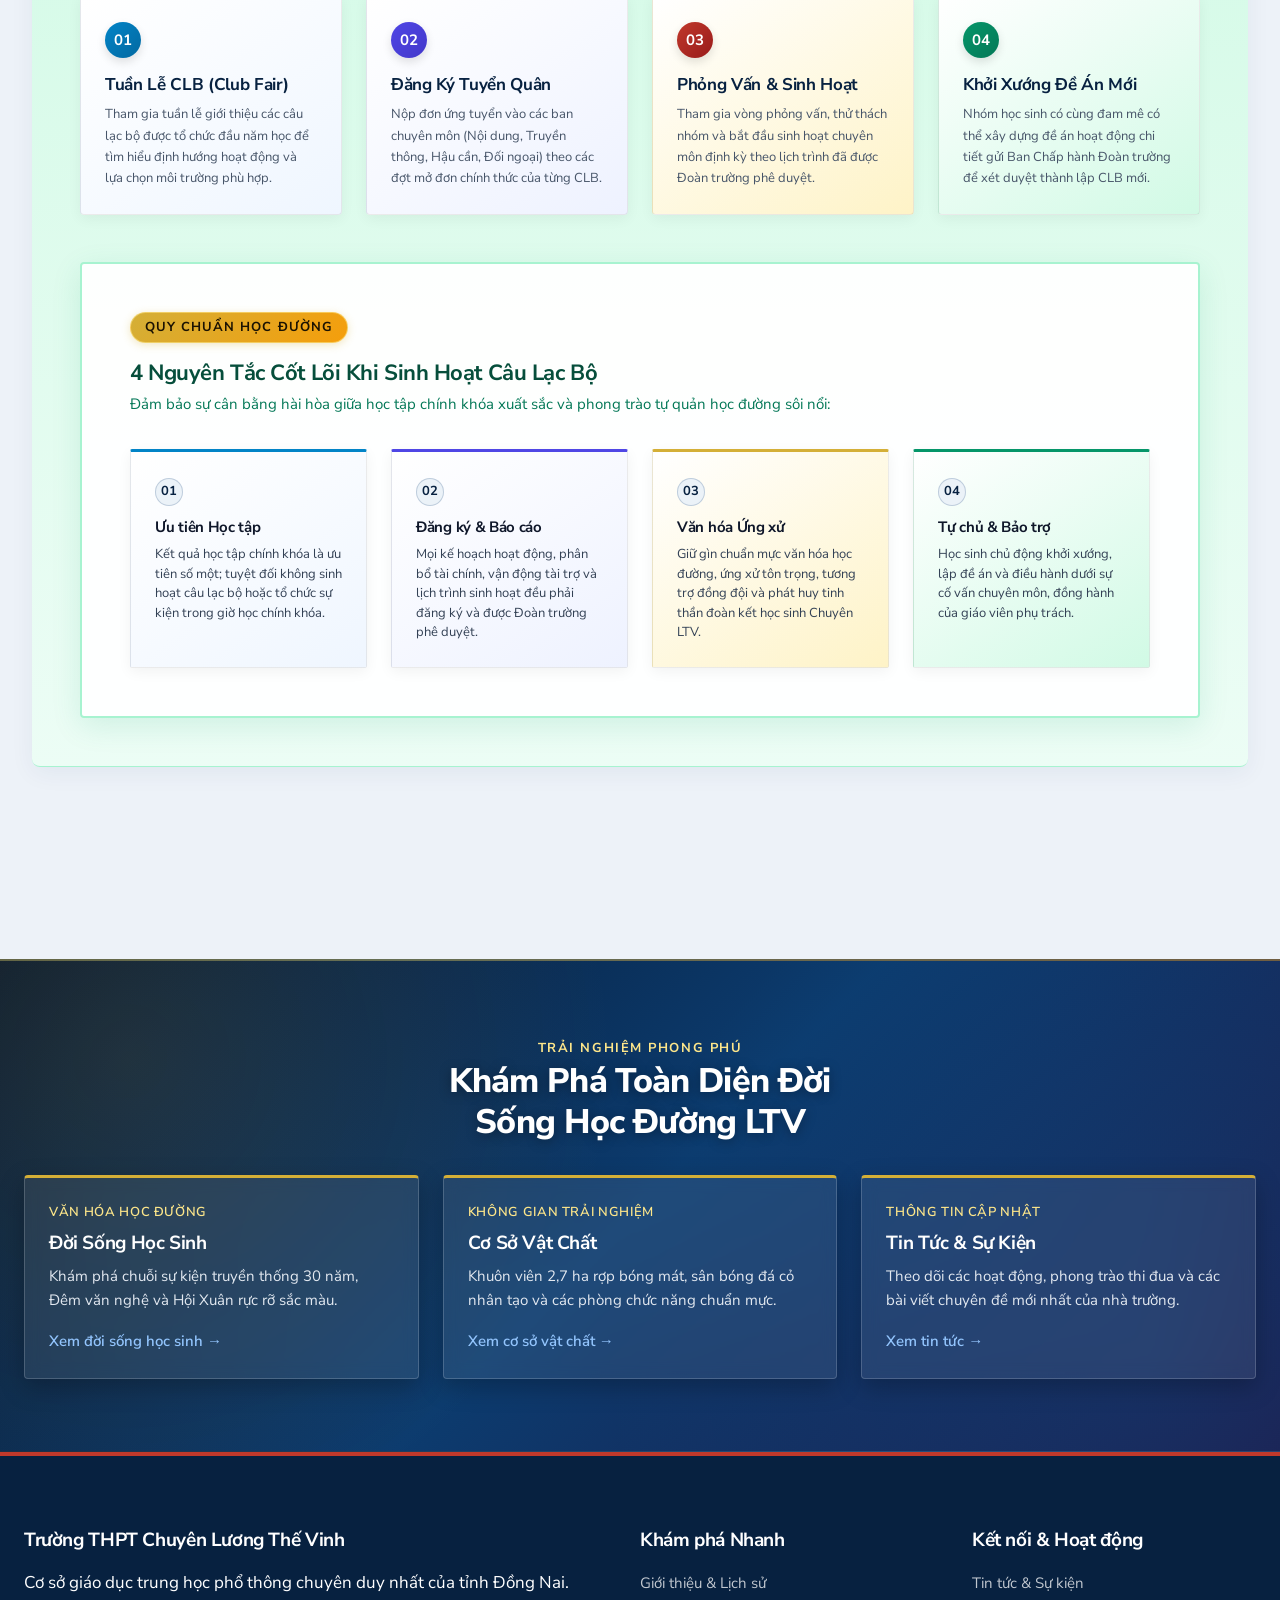
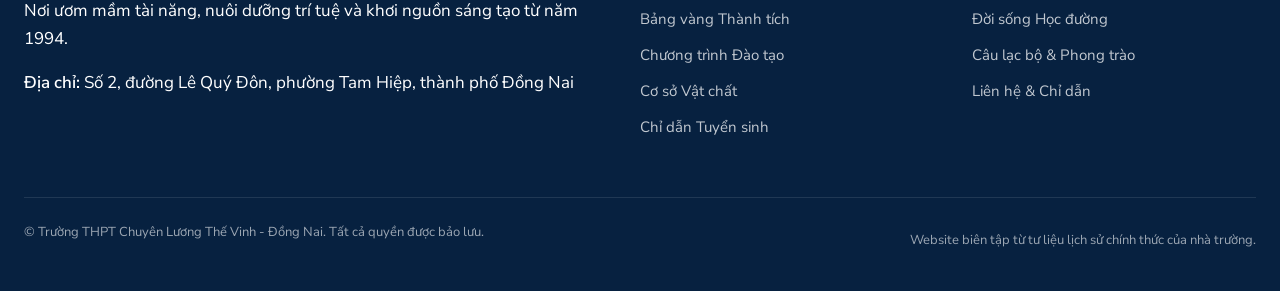
<file: pages/activities.html>
<!DOCTYPE html>
<html lang="vi">
<head>
  <meta charset="UTF-8">
  <meta name="viewport" content="width=device-width, initial-scale=1.0">
  <meta name="description" content="Hệ sinh thái câu lạc bộ học sinh và phong trào ngoại khóa, thể thao, văn hóa nghệ thuật tại Trường THPT Chuyên Lương Thế Vinh - Đồng Nai.">
  <title>Câu Lạc Bộ & Phong Trào - THPT Chuyên Lương Thế Vinh</title>

  <!-- Favicon -->
  <link rel="icon" type="image/jpeg" href="../assets/images/logo.jpg">

  <!-- Master Stylesheet & Activities Page Stylesheet -->
  <link rel="stylesheet" href="../css/main.css">
  <link rel="stylesheet" href="../css/pages/activities-page.css">
</head>
<body class="activities-page">
  <!-- Pure CSS Scroll Progress Bar -->
  <div class="scroll-progress-bar" aria-hidden="true"></div>

  <!-- Skip Link for Accessibility (WCAG 2.4.1) -->
  <a href="#main-content" class="skip-link">Chuyển đến nội dung chính</a>


  <!-- Site Header -->
  <header class="site-header">
    <div class="container">
      <div class="site-masthead">
        <div class="site-branding">
          <a href="../index.html" class="site-brand-link">
            <img src="../assets/images/logo.jpg"
                 alt="Logo Trường THPT Chuyên Lương Thế Vinh"
                 class="site-logo"
                 width="58" height="58">
            <span class="site-title">THPT Chuyên Lương Thế Vinh</span>
          </a>
        </div>
        <nav class="site-nav" aria-label="Điều hướng chính">
          <!-- Desktop Navigation -->
          <ul class="nav-list">
            <li><a href="../index.html" class="nav-link">Trang chủ</a></li>
            <li><a href="about.html" class="nav-link">Giới thiệu</a></li>
            <li><a href="news.html" class="nav-link">Tin tức</a></li>
            <li><a href="academics.html" class="nav-link">Học tập</a></li>
            <li><a href="student-life.html" class="nav-link active" aria-current="page">Hoạt động</a></li>
            <li><a href="achievements.html" class="nav-link">Thành tích</a></li>
          </ul>

          <!-- Mobile Navigation Toggle -->
          <details class="nav-mobile-toggle">
            <summary class="nav-toggle-btn" aria-label="Mở menu điều hướng">
              <span class="nav-toggle-icon" aria-hidden="true"></span>
            </summary>
            <ul class="nav-mobile-list">
              <li><a href="../index.html" class="nav-mobile-link">Trang chủ</a></li>
              <li><a href="about.html" class="nav-mobile-link">Giới thiệu</a></li>
              <li><a href="news.html" class="nav-mobile-link">Tin tức</a></li>
              <li><a href="academics.html" class="nav-mobile-link">Học tập</a></li>
              <li><a href="student-life.html" class="nav-mobile-link active" aria-current="page">Hoạt động</a></li>
              <li><a href="achievements.html" class="nav-mobile-link">Thành tích</a></li>
            </ul>
          </details>
        </nav>
      </div>
    </div>
  </header>

  <!-- Breadcrumb Navigation -->
  <nav class="breadcrumb-nav" aria-label="Đường dẫn trang">
    <div class="page-container">
      <ol class="breadcrumb-list">
        <li class="breadcrumb-item"><a href="../index.html" class="breadcrumb-link">Trang chủ</a></li>
        <li class="breadcrumb-item"><a href="student-life.html" class="breadcrumb-link">Hoạt động</a></li>
        <li class="breadcrumb-item" aria-current="page">Câu lạc bộ & Phong trào</li>
      </ol>
    </div>
  </nav>

  <!-- Page Hero Banner -->
  <header class="page-hero page-hero--violet">
    <div class="page-container">
      <div class="page-hero__badge">
        <span class="status-pulse-dot status-pulse-dot--gold" aria-hidden="true"></span>
        <span class="page-hero__badge-tag">Hệ sinh thái ngoại khóa & phong trào LTV</span>
      </div>
      <h1 class="page-hero__title motion-stagger-title">
        Hệ Sinh Thái Câu Lạc Bộ & <span class="page-brand-nowrap">Phong Trào Tự Quản Học Sinh</span>
      </h1>
      <p class="page-hero__lead motion-stagger-lead">
        Mạng lưới hơn 14 câu lạc bộ học thuật, tranh biện, nghệ thuật và thiện nguyện dưới sự bảo trợ của Đoàn trường — 
        nơi học sinh THPT Chuyên Lương Thế Vinh chủ động xây dựng đề án, rèn luyện kỹ năng lãnh đạo và định hình bản sắc cá nhân.
      </p>
    </div>
  </header>

  <!-- Sticky Horizontal Subnav Bar for Fast Anchor Navigation -->
  <nav class="page-subnav" aria-label="Điều hướng nhanh trang Câu lạc bộ & Phong trào">
    <div class="page-subnav__inner">
      <span class="page-subnav__label" aria-hidden="true">
        <svg width="14" height="14" viewBox="0 0 24 24" fill="none" stroke="currentColor" stroke-width="2.5" stroke-linecap="round" stroke-linejoin="round"><line x1="8" y1="6" x2="21" y2="6"></line><line x1="8" y1="12" x2="21" y2="12"></line><line x1="8" y1="18" x2="21" y2="18"></line><line x1="3" y1="6" x2="3.01" y2="6"></line><line x1="3" y1="12" x2="3.01" y2="12"></line><line x1="3" y1="18" x2="3.01" y2="18"></line></svg>
        Mục lục
      </span>
      <ul class="page-subnav__list">
        <li><a href="#tong-quan-clb" class="page-subnav__link">1. Tổng quan tự quản</a></li>
        <li><a href="#danh-muc-clb" class="page-subnav__link">2. Hệ thống 14+ CLB</a></li>
        <li><a href="#the-thao-phong-trao" class="page-subnav__link">3. Giải bóng đá & Thể thao</a></li>
        <li><a href="#doan-truong-phong-trao" class="page-subnav__link">4. Dấu ấn Đoàn trường</a></li>
        <li><a href="#huong-dan-tham-gia" class="page-subnav__link">5. Hướng dẫn gia nhập</a></li>
      </ul>
    </div>
  </nav>

  <!-- Main Content Landmark -->
  <main id="main-content" class="page-content-wrapper">
    <div class="page-container page-content--fullwidth">

      <!-- Key Metrics Strip -->
      <section class="activities-page__metrics-strip" aria-label="Chỉ số hệ thống câu lạc bộ">
        <div class="activities-page__metric-item motion-stagger-1">
          <div class="activities-page__metric-number">14+</div>
          <div class="activities-page__metric-label">Câu Lạc Bộ Học Sinh</div>
          <p class="activities-page__metric-sub">Mạng lưới tổ chức tự quản</p>
        </div>
        <div class="activities-page__metric-item motion-stagger-2">
          <div class="activities-page__metric-number activities-page__metric-number--accent">04</div>
          <div class="activities-page__metric-label">Mảng Hoạt Động Cốt Lõi</div>
          <p class="activities-page__metric-sub">Học thuật, Tranh biện, Nghệ thuật, Xã hội</p>
        </div>
        <div class="activities-page__metric-item motion-stagger-3">
          <div class="activities-page__metric-number">100%</div>
          <div class="activities-page__metric-label">Học Sinh Chủ Trì Đề Án</div>
          <p class="activities-page__metric-sub">Định hướng từ Đoàn trường</p>
        </div>
        <div class="activities-page__metric-item motion-stagger-4">
          <div class="activities-page__metric-number">Thường niên</div>
          <div class="activities-page__metric-label">Giải Đấu & Phong Trào</div>
          <p class="activities-page__metric-sub">Bóng đá LTV & Hội khỏe Phù Đổng</p>
        </div>
      </section>

      <!-- Section 1: Overview of Student Clubs -->
      <section id="tong-quan-clb" class="page-section section-band--cool">
        <header class="page-section__header motion-stagger-title">
          <span class="section-kicker-pill">Định hướng toàn diện</span>
          <h2 class="page-section__title">Hệ Sinh Thái Hoạt Động Ngoại Khóa & Tự Quản Học Đường</h2>
        </header>
        <div class="page-prose motion-stagger-lead">
              <p class="editorial-lead">
                Tại Trường THPT Chuyên Lương Thế Vinh, hoạt động ngoại khóa không đơn thuần là giải trí sau giờ học 
                mà được định vị như một cấu phần giáo dục thiết yếu trong chiến lược đào tạo con người toàn diện — 
                vững vàng tri thức học thuật, sắc bén về kỹ năng xã hội và giàu tinh thần trách nhiệm cộng đồng.
              </p>
              <p>
                Mô hình hoạt động của các câu lạc bộ (CLB) được tổ chức theo phương thức <strong>học sinh làm chủ nhiệm và tự quản đề án</strong>, 
                dưới sự hướng dẫn nghiệp vụ và định hướng chính trị từ Ban Chấp hành Đoàn trường. 
                Từ việc xây dựng kế hoạch niên khóa, phân bổ ngân sách, vận động truyền thông đến thực hiện sự kiện, 
                các bạn học sinh được trao quyền tự chủ tối đa, tạo nền tảng vững chắc cho năng lực hội nhập đại học và môi trường quốc tế.
              </p>
            </div>
          </section>

          <!-- Section Transition Divider -->
          <div class="section-divider-prism" aria-hidden="true"></div>

          <!-- Section 2: Verified Club Showcase -->
          <section id="danh-muc-clb" class="page-section section-band--warm">
            <header class="page-section__header motion-stagger-title">
              <span class="section-kicker-pill section-kicker-pill--gold">Hệ thống 14+ CLB & Đội nhóm</span>
              <h2 class="page-section__title">Hệ Thống 6 Câu Lạc Bộ Tiêu Biểu Được Ghi Nhận</h2>
            </header>
            <div class="page-prose motion-stagger-lead">
              <p>
                Hồ sơ tài liệu của nhà trường ghi nhận mạng lưới khoảng 14–15 câu lạc bộ học sinh. Dưới đây là 
                <strong>06 câu lạc bộ tiêu biểu đã được xác minh</strong>, đại diện cho các lĩnh vực học thuật, 
                ngoại ngữ, kỹ năng tư duy, sáng tạo nghệ thuật và phục vụ xã hội:
              </p>
            </div>

            <!-- Club Cards Grid -->
            <div class="activities-page__club-grid">

              <!-- Club 1: ICIS (Academic / Cobalt) -->
              <article class="activities-page__club-card activities-page__club-card--cobalt motion-stagger-1">
                <div class="activities-page__club-header">
                  <span class="activities-page__club-badge activities-page__club-badge--cobalt">
                    <span class="status-pulse-dot status-pulse-dot--gold" aria-hidden="true"></span>
                    Học thuật & Ngoại ngữ
                  </span>
                </div>
                <h3 class="activities-page__club-title">ICIS</h3>
                <div class="activities-page__club-full-name">International Communication & Intercultural Studies</div>
                <p class="activities-page__club-desc">
                  Câu lạc bộ chuyên môn định hướng giao tiếp quốc tế và nghiên cứu liên văn hóa. ICIS quy tụ những học sinh yêu thích ngoại ngữ, 
                  tạo diễn đàn trao đổi học thuật, kỹ năng giao lưu quốc tế và nâng cao năng lực hội nhập toàn cầu.
                </p>
                <div class="activities-page__club-activities">
                  <div class="activities-page__club-activities-label">Hoạt động trọng tâm</div>
                  <ul class="activities-page__club-activities-list">
                    <li class="activities-page__club-activities-item">Tổ chức các buổi tọa đàm học thuật và diễn đàn ngôn ngữ</li>
                    <li class="activities-page__club-activities-item">Phát triển dự án tìm hiểu các nền văn hóa thế giới</li>
                    <li class="activities-page__club-activities-item">Giao lưu liên trường và chuẩn bị năng lực du học</li>
                  </ul>
                </div>
              </article>

              <!-- Club 2: LTV English Speaking Club (Languages / Cyan) -->
              <article class="activities-page__club-card activities-page__club-card--cyan motion-stagger-2">
                <div class="activities-page__club-header">
                  <span class="activities-page__club-badge activities-page__club-badge--cyan">
                    <span class="status-pulse-dot" aria-hidden="true"></span>
                    Ngoại ngữ & Giao tiếp
                  </span>
                </div>
                <h3 class="activities-page__club-title">LTV English Speaking Club</h3>
                <div class="activities-page__club-full-name">Rèn luyện phản xạ & giao tiếp tiếng Anh (ESC)</div>
                <p class="activities-page__club-desc">
                  Môi trường thực hành tiếng Anh thường nhật sinh động và cởi mở. Câu lạc bộ giúp học sinh phá vỡ rào cản tâm lý e ngại, 
                  xây dựng phản xạ tự nhiên trong giao tiếp và phát triển kỹ năng thuyết trình trước đám đông bằng tiếng Anh.
                </p>
                <div class="activities-page__club-activities">
                  <div class="activities-page__club-activities-label">Hoạt động trọng tâm</div>
                  <ul class="activities-page__club-activities-list">
                    <li class="activities-page__club-activities-item">Sinh hoạt thảo luận theo chủ đề thời sự định kỳ hàng tuần</li>
                    <li class="activities-page__club-activities-item">Tổ chức các mini game tương tác và tranh luận tiếng Anh</li>
                    <li class="activities-page__club-activities-item">Chia sẻ kinh nghiệm luyện thi các chứng chỉ quốc tế</li>
                  </ul>
                </div>
              </article>

              <!-- Club 3: ISDC (Debate / Indigo) -->
              <article class="activities-page__club-card activities-page__club-card--indigo motion-stagger-3">
                <div class="activities-page__club-header">
                  <span class="activities-page__club-badge activities-page__club-badge--indigo">
                    <span class="status-pulse-dot status-pulse-dot--gold" aria-hidden="true"></span>
                    Tranh biện & Kỹ năng tư duy
                  </span>
                </div>
                <h3 class="activities-page__club-title">ISDC</h3>
                <div class="activities-page__club-full-name">Luong The Vinh Debate Club</div>
                <p class="activities-page__club-desc">
                  Sân chơi học thuật chuyên sâu về tranh biện theo các luật quốc tế (WSDC, BP). ISDC tôi luyện tư duy phản biện sắc bén, 
                  năng lực tổng hợp thông tin đa chiều, nghệ thuật diễn đạt logic và phong thái đĩnh đạc của một diễn giả.
                </p>
                <div class="activities-page__club-activities">
                  <div class="activities-page__club-activities-label">Hoạt động trọng tâm</div>
                  <ul class="activities-page__club-activities-list">
                    <li class="activities-page__club-activities-item">Tập huấn kỹ năng lập luận, phản biện và nghiên cứu dẫn chứng</li>
                    <li class="activities-page__club-activities-item">Tham gia thi đấu tại các giải tranh biện học sinh toàn quốc</li>
                    <li class="activities-page__club-activities-item">Tổ chức các trận đấu tranh biện nội bộ và mở rộng</li>
                  </ul>
                </div>
              </article>

              <!-- Club 4: LTV Orpheus (Arts / Crimson) -->
              <article class="activities-page__club-card activities-page__club-card--crimson motion-stagger-4">
                <div class="activities-page__club-header">
                  <span class="activities-page__club-badge activities-page__club-badge--crimson">
                    <span class="status-pulse-dot status-pulse-dot--crimson" aria-hidden="true"></span>
                    Nghệ thuật & Âm nhạc
                  </span>
                </div>
                <h3 class="activities-page__club-title">LTV Orpheus</h3>
                <div class="activities-page__club-full-name">Câu lạc bộ Âm nhạc & Biểu diễn</div>
                <p class="activities-page__club-desc">
                  Điểm hẹn của những tâm hồn say mê giai điệu và nhạc cụ. LTV Orpheus là nòng cốt trong các chương trình văn nghệ lớn, 
                  kết nối các thế hệ học sinh qua âm nhạc và tạo không gian thư giãn tinh thần sau những giờ học tập căng thẳng.
                </p>
                <div class="activities-page__club-activities">
                  <div class="activities-page__club-activities-label">Hoạt động trọng tâm</div>
                  <ul class="activities-page__club-activities-list">
                    <li class="activities-page__club-activities-item">Dàn dựng tiết mục cho Đêm văn nghệ "Lương Thế Vinh tôi yêu"</li>
                    <li class="activities-page__club-activities-item">Hòa tấu thanh nhạc, ban nhạc acoustic và nhạc cụ truyền thống</li>
                    <li class="activities-page__club-activities-item">Giao lưu nghệ thuật tại các lễ kỷ niệm và sự kiện trường</li>
                  </ul>
                </div>
              </article>

              <!-- Club 5: Lumination (Visual Media / Coral) -->
              <article class="activities-page__club-card activities-page__club-card--coral motion-stagger-5">
                <div class="activities-page__club-header">
                  <span class="activities-page__club-badge activities-page__club-badge--coral">
                    <span class="status-pulse-dot status-pulse-dot--crimson" aria-hidden="true"></span>
                    Sáng tạo & Thị giác
                  </span>
                </div>
                <h3 class="activities-page__club-title">Lumination</h3>
                <div class="activities-page__club-full-name">Câu lạc bộ Nghệ thuật & Sáng tạo nội dung</div>
                <p class="activities-page__club-desc">
                  Nơi hội tụ những nhà sáng tạo trẻ tuổi với niềm đam mê nhiếp ảnh, quay dựng video, thiết kế đồ họa và nghệ thuật thị giác. 
                  Lumination chịu trách nhiệm ghi lại những khoảnh khắc đẹp nhất của thanh xuân LTV và truyền tải hình ảnh trường học năng động.
                </p>
                <div class="activities-page__club-activities">
                  <div class="activities-page__club-activities-label">Hoạt động trọng tâm</div>
                  <ul class="activities-page__club-activities-list">
                    <li class="activities-page__club-activities-item">Ghi nhận tư liệu hình ảnh và video cho các sự kiện trường</li>
                    <li class="activities-page__club-activities-item">Thực hiện các bộ ảnh kỷ niệm và ấn phẩm truyền thông học sinh</li>
                    <li class="activities-page__club-activities-item">Tập huấn kỹ năng quay chụp, chỉnh sửa hậu kỳ và đồ họa</li>
                  </ul>
                </div>
              </article>

              <!-- Club 6: Sẻ Chia Yêu Thương (Community / Emerald) -->
              <article class="activities-page__club-card activities-page__club-card--emerald motion-stagger-6">
                <div class="activities-page__club-header">
                  <span class="activities-page__club-badge activities-page__club-badge--emerald">
                    <span class="status-pulse-dot" aria-hidden="true"></span>
                    Thiện nguyện & Xã hội
                  </span>
                </div>
                <h3 class="activities-page__club-title">Sẻ Chia Yêu Thương</h3>
                <div class="activities-page__club-full-name">Câu lạc bộ Tình nguyện vì cộng đồng</div>
                <p class="activities-page__club-desc">
                  Đại diện cho trái tim nhân ái và tinh thần trách nhiệm xã hội của học sinh LTV. Câu lạc bộ chủ động phát động các chiến dịch thiện nguyện, 
                  gây quỹ giúp đỡ trẻ em cơ nhỡ, người cao tuổi neo đơn và các hoàn cảnh khó khăn trên địa bàn tỉnh Đồng Nai.
                </p>
                <div class="activities-page__club-activities">
                  <div class="activities-page__club-activities-label">Hoạt động trọng tâm</div>
                  <ul class="activities-page__club-activities-list">
                    <li class="activities-page__club-activities-item">Tổ chức các chuyến đi thăm và trao quà tại mái ấm tình thương</li>
                    <li class="activities-page__club-activities-item">Dự án gây quỹ thiện nguyện nhân dịp Tết và Trung thu</li>
                    <li class="activities-page__club-activities-item">Lan tỏa tinh thần tương thân tương ái và giá trị cộng đồng</li>
                  </ul>
                </div>
              </article>

            </div>

            <!-- Full 14+ Clubs Ecosystem Directory Table -->
            <div class="activities-page__directory-container motion-stagger-2">
              <h3 class="activities-page__directory-heading">Danh Mục Tổng Hợp 14+ Câu Lạc Bộ & Đội Nhóm Học Sinh</h3>
              <p class="activities-page__directory-sub">
                Phân loại theo 4 mảng hoạt động chiến lược dưới sự định hướng và bảo trợ của Ban Chấp hành Đoàn trường:
              </p>
              <div class="activities-page__table-wrapper">
                <table class="activities-page__table">
                  <thead>
                    <tr>
                      <th scope="col" style="width: 25%;">Lĩnh vực hoạt động</th>
                      <th scope="col" style="width: 25%;">Tên câu lạc bộ / Đội nhóm</th>
                      <th scope="col" style="width: 35%;">Định hướng chuyên môn & Mục tiêu</th>
                      <th scope="col" style="width: 15%;">Tình trạng hồ sơ</th>
                    </tr>
                  </thead>
                  <tbody>
                    <!-- Domain 1: Học thuật & Ngoại ngữ -->
                    <tr>
                      <td rowspan="4" class="activities-page__table-group activities-page__table-group--cobalt"><strong>Học thuật, Ngoại ngữ & Nghiên cứu</strong></td>
                      <td><strong>ICIS</strong></td>
                      <td>Nghiên cứu liên văn hóa, giao tiếp quốc tế và kỹ năng hội nhập toàn cầu</td>
                      <td><span class="activities-page__status-badge activities-page__status-badge--verified">Đã thẩm định</span></td>
                    </tr>
                    <tr>
                      <td><strong>LTV English Speaking Club</strong></td>
                      <td>Thực hành phản xạ giao tiếp tiếng Anh, thuyết trình và tranh biện ngoại ngữ</td>
                      <td><span class="activities-page__status-badge activities-page__status-badge--verified">Đã thẩm định</span></td>
                    </tr>
                    <tr>
                      <td><strong>CLB STEM & Robotics LTV</strong></td>
                      <td>Sáng chế khoa học công nghệ, lập trình điều khiển tự động và chế tạo robot</td>
                      <td><span class="activities-page__status-badge activities-page__status-badge--active">Đang sinh hoạt</span></td>
                    </tr>
                    <tr>
                      <td><strong>Nhóm Nghiên cứu KHKT Trẻ</strong></td>
                      <td>Nghiên cứu khoa học kỹ thuật học sinh, dự án dự thi cấp tỉnh và quốc gia</td>
                      <td><span class="activities-page__status-badge activities-page__status-badge--active">Đang sinh hoạt</span></td>
                    </tr>

                    <!-- Domain 2: Tranh biện & Kỹ năng tư duy -->
                    <tr>
                      <td rowspan="3" class="activities-page__table-group activities-page__table-group--indigo"><strong>Tranh biện & Tư duy phản biện</strong></td>
                      <td><strong>ISDC (Debate Club)</strong></td>
                      <td>Nghiên cứu luật tranh biện quốc tế WSDC/BP, rèn luyện tư duy logic và lập luận</td>
                      <td><span class="activities-page__status-badge activities-page__status-badge--verified">Đã thẩm định</span></td>
                    </tr>
                    <tr>
                      <td><strong>CLB Lãnh đạo Trẻ LTV</strong></td>
                      <td>Kỹ năng lãnh đạo, quản lý đề án, đàm phán và thuyết phục công chúng</td>
                      <td><span class="activities-page__status-badge activities-page__status-badge--active">Đang sinh hoạt</span></td>
                    </tr>
                    <tr>
                      <td><strong>CLB Sách & Văn hóa Đọc</strong></td>
                      <td>Tọa đàm văn học, phát triển văn hóa đọc và kỹ năng tư duy cảm thụ</td>
                      <td><span class="activities-page__status-badge activities-page__status-badge--active">Đang sinh hoạt</span></td>
                    </tr>

                    <!-- Domain 3: Nghệ thuật & Sáng tạo -->
                    <tr>
                      <td rowspan="4" class="activities-page__table-group activities-page__table-group--crimson"><strong>Nghệ thuật & Sáng tạo nội dung</strong></td>
                      <td><strong>LTV Orpheus</strong></td>
                      <td>Âm nhạc, hòa tấu acoustic, thanh nhạc và biểu diễn nghệ thuật học đường</td>
                      <td><span class="activities-page__status-badge activities-page__status-badge--verified">Đã thẩm định</span></td>
                    </tr>
                    <tr>
                      <td><strong>Lumination</strong></td>
                      <td>Nhiếp ảnh nghệ thuật, quay dựng video, thiết kế đồ họa và truyền thông học sinh</td>
                      <td><span class="activities-page__status-badge activities-page__status-badge--verified">Đã thẩm định</span></td>
                    </tr>
                    <tr>
                      <td><strong>Đội Văn nghệ Xung kích</strong></td>
                      <td>Dàn dựng ca múa nhạc kịch phục vụ các ngày lễ truyền thống và kỷ niệm trường</td>
                      <td><span class="activities-page__status-badge activities-page__status-badge--active">Đoàn trường</span></td>
                    </tr>
                    <tr>
                      <td><strong>CLB Mỹ thuật & Hội họa LTV</strong></td>
                      <td>Hội họa, trưng bày triển lãm mỹ thuật và thiết kế không gian học đường</td>
                      <td><span class="activities-page__status-badge activities-page__status-badge--active">Đang sinh hoạt</span></td>
                    </tr>

                    <!-- Domain 4: Thể thao & Thiện nguyện xã hội -->
                    <tr>
                      <td rowspan="4" class="activities-page__table-group activities-page__table-group--emerald"><strong>Thể thao & Thiện nguyện xã hội</strong></td>
                      <td><strong>Sẻ Chia Yêu Thương</strong></td>
                      <td>Tình nguyện vì cộng đồng, gây quỹ xã hội và thăm hỏi các mái ấm nhân ái</td>
                      <td><span class="activities-page__status-badge activities-page__status-badge--verified">Đã thẩm định</span></td>
                    </tr>
                    <tr>
                      <td><strong>CLB Bóng đá Học sinh LTV</strong></td>
                      <td>Huấn luyện thể lực, rèn luyện chiến thuật và nòng cốt giải Football Tournament</td>
                      <td><span class="activities-page__status-badge activities-page__status-badge--active">Ban Thể thao</span></td>
                    </tr>
                    <tr>
                      <td><strong>CLB Bóng rổ & Điền kinh LTV</strong></td>
                      <td>Rèn luyện thể lực bền bỉ, thi đấu giao hữu các trường THPT trọng điểm</td>
                      <td><span class="activities-page__status-badge activities-page__status-badge--active">Ban Thể thao</span></td>
                    </tr>
                    <tr>
                      <td><strong>CLB Cờ vua & Cờ tướng LTV</strong></td>
                      <td>Tập luyện tư duy chiến lược, tuyển chọn VĐV thi đấu Hội khỏe Phù Đổng</td>
                      <td><span class="activities-page__status-badge activities-page__status-badge--active">Ban Thể thao</span></td>
                    </tr>
                  </tbody>
                </table>
              </div>
            </div>

            <!-- Callout on Missing/Pending Club Records -->
            <div class="callout-box motion-stagger-3">
              <h4 class="callout-box__title">Ghi chú về nguồn số liệu danh mục câu lạc bộ</h4>
              <p class="callout-box__content">
                Hệ sinh thái ngoại khóa của Trường THPT Chuyên Lương Thế Vinh duy trì từ 14 đến 15 câu lạc bộ học sinh theo từng niên khóa 
                (bao gồm các nhóm nghiên cứu khoa học, STEM/Robotics, cờ vua và câu lạc bộ thể thao). 
                Danh sách 6 câu lạc bộ trên đây là các đơn vị tiêu biểu đã được xác minh thông tin từ tư liệu chính thức. 
                Thông tin bổ sung về các câu lạc bộ còn lại cùng ban chủ nhiệm từng niên khóa sẽ tiếp tục được cập nhật theo thông báo của Đoàn trường.
              </p>
            </div>
          </section>

          <!-- Section Transition Divider -->
          <div class="section-divider-prism" aria-hidden="true"></div>

          <!-- Section 3: Sports Movement & Football Tournament -->
          <section id="the-thao-phong-trao" class="page-section section-band--crimson">
            <header class="page-section__header motion-stagger-title">
              <span class="section-kicker-pill section-kicker-pill--gold">Rèn luyện thể chất</span>
              <h2 class="page-section__title">Giải Bóng Đá Học Sinh LTV & Phong Trào Thể Dục Thể Thao</h2>
            </header>
            <div class="page-prose motion-stagger-lead">
              <p class="editorial-lead">
                Cùng với trí tuệ chuyên môn, sức khỏe thể chất và tinh thần bền bỉ là bệ phóng vững vàng cho sự trưởng thành. 
                Phong trào thể thao tại LTV được tổ chức sôi nổi thường niên, tạo cơ hội cho học sinh rèn luyện tính kỷ luật và sự gắn kết đồng đội.
              </p>
              <p>
                Sự kiện thể thao được mong đợi nhất mỗi năm là <strong>Giải bóng đá học sinh LTV (Football Tournament)</strong>, 
                quy tụ các đội tuyển đại diện cho các khối chuyên tranh tài nảy lửa trên sân bóng đá cỏ nhân tạo của trường. 
                Bên cạnh đó, nhà trường thường xuyên tham gia và đạt thành tích cao tại Hội khỏe Phù Đổng các cấp, 
                phát triển các bộ môn bóng rổ, cầu lông, điền kinh và cờ vua.
              </p>
            </div>

            <!-- Sports Dual Photo Showcase -->
            <div class="activities-page__dual-gallery">
              <figure class="activities-page__dual-card motion-stagger-1 motion-stagger-img">
                <img src="../assets/images/football-tournament-2024.jpg"
                     alt="Trận đấu quyết liệt tại Giải bóng đá học sinh LTV năm 2024"
                     width="1080" height="1080"
                     loading="lazy">
                <figcaption class="activities-page__dual-caption">
                  Pha tranh bóng quyết liệt tại Giải bóng đá LTV Football Tournament 2024.
                </figcaption>
              </figure>
              <figure class="activities-page__dual-card motion-stagger-2 motion-stagger-img">
                <img src="../assets/images/a-certain-football-team-2024.jpg"
                     alt="Đội hình thi đấu bóng đá học sinh LTV lưu niệm niên khóa 2024"
                     width="2048" height="1365"
                     loading="lazy">
                <figcaption class="activities-page__dual-caption">
                  Đội tuyển bóng đá học sinh đại diện các khối chuyên niên khóa 2024.
                </figcaption>
              </figure>
            </div>
          </section>

          <!-- Section Transition Divider -->
          <div class="section-divider-prism" aria-hidden="true"></div>

          <!-- Section 4: Youth Union & School Traditions -->
          <section id="doan-truong-phong-trao" class="page-section section-band--navy">
            <header class="page-section__header motion-stagger-title">
              <span class="section-kicker-pill section-kicker-pill--gold">Phong trào tự quản</span>
              <h2 class="page-section__title">Dấu Ấn Đoàn Trường & Các Phong Trào Thanh Niên Xung Kích</h2>
            </header>
            <div class="page-prose motion-stagger-lead">
              <p>
                Ban Chấp hành Đoàn trường THPT Chuyên Lương Thế Vinh giữ vai trò trung tâm trong công tác định hướng, 
                tổ chức và đồng hành cùng các hoạt động phong trào thanh niên. Các chương trình lớn ghi dấu ấn qua nhiều thế hệ bao gồm:
              </p>
              <ul>
                <li><strong>Hội Xuân Đón Tết:</strong> Không gian văn hóa truyền thống với các gian hàng ẩm thực dân gian, trang trí cổng trại và trò chơi tập thể.</li>
                <li><strong>Đêm Nghệ Thuật "Lương Thế Vinh Tôi Yêu":</strong> Sân khấu biểu diễn tài năng ca múa nhạc, kịch nghệ và hòa tấu do học sinh dàn dựng.</li>
                <li><strong>Cuộc thi Khoa học Kỹ thuật & Học thuật:</strong> Sân chơi nghiên cứu khoa học, Olympic Mác – Lênin và các cuộc thi tìm hiểu lịch sử, văn hóa Đồng Nai.</li>
              </ul>
            </div>

            <!-- Movement Feature: Photo + Editorial Text -->
            <div class="activities-page__movement-feature motion-stagger-1">
              <div class="activities-page__movement-media motion-stagger-img">
                <img src="../assets/images/activity-30th-anniversary-student-group-01.jpg"
                     alt="Tập thể học sinh Chuyên Lương Thế Vinh rạng rỡ trong dịp Lễ kỷ niệm 30 năm thành lập trường"
                     width="2048" height="1340"
                     loading="lazy">
              </div>
              <div class="activities-page__movement-content motion-stagger-2">
                <span class="activities-page__movement-tag">Tinh thần thế hệ</span>
                <h3 class="activities-page__movement-title">Khí Chất Tự Tin Của Tuổi Trẻ Chuyên Lương Thế Vinh</h3>
                <p class="activities-page__movement-text">
                  Không chỉ xuất sắc trong các kỳ thi học sinh giỏi, học sinh LTV khẳng định hình ảnh thế hệ trẻ năng động, 
                  giàu sáng tạo, tự tin thể hiện cá tính và luôn tràn đầy nhiệt huyết cống hiến cho tập thể.
                </p>
                <div class="citation-note">Tư liệu ảnh: 02-Assets / Dịp kỷ niệm 30 năm (11/2024)</div>
              </div>
            </div>
          </section>

          <!-- Section Transition Divider -->
          <div class="section-divider-prism" aria-hidden="true"></div>

          <!-- Section 5: Guide to Joining or Starting a Club -->
          <section id="huong-dan-tham-gia" class="page-section section-band--emerald">
            <header class="page-section__header motion-stagger-title">
              <span class="section-kicker-pill section-kicker-pill--emerald">Chỉ dẫn học sinh</span>
              <h2 class="page-section__title">Quy Trình Gia Nhập & Thành Lập Câu Lạc Bộ Mới</h2>
            </header>
            <div class="page-prose motion-stagger-lead">
              <p>
                Mọi học sinh khi trúng tuyển vào Trường THPT Chuyên Lương Thế Vinh đều có cơ hội đăng ký tham gia hoặc 
                khởi xướng đề án thành lập câu lạc bộ mới theo quy trình 4 bước chuẩn hóa:
              </p>
            </div>

            <!-- Guide Steps Grid -->
            <div class="activities-page__guide-steps">
              <div class="activities-page__guide-step motion-stagger-1">
                <div class="activities-page__step-badge">01</div>
                <h3 class="activities-page__step-title">Tuần Lễ CLB (Club Fair)</h3>
                <p class="activities-page__step-desc">
                  Tham gia tuần lễ giới thiệu các câu lạc bộ được tổ chức đầu năm học để tìm hiểu định hướng hoạt động và lựa chọn môi trường phù hợp.
                </p>
              </div>

              <div class="activities-page__guide-step motion-stagger-2">
                <div class="activities-page__step-badge">02</div>
                <h3 class="activities-page__step-title">Đăng Ký Tuyển Quân</h3>
                <p class="activities-page__step-desc">
                  Nộp đơn ứng tuyển vào các ban chuyên môn (Nội dung, Truyền thông, Hậu cần, Đối ngoại) theo các đợt mở đơn chính thức của từng CLB.
                </p>
              </div>

              <div class="activities-page__guide-step motion-stagger-3">
                <div class="activities-page__step-badge">03</div>
                <h3 class="activities-page__step-title">Phỏng Vấn & Sinh Hoạt</h3>
                <p class="activities-page__step-desc">
                  Tham gia vòng phỏng vấn, thử thách nhóm và bắt đầu sinh hoạt chuyên môn định kỳ theo lịch trình đã được Đoàn trường phê duyệt.
                </p>
              </div>

              <div class="activities-page__guide-step motion-stagger-4">
                <div class="activities-page__step-badge">04</div>
                <h3 class="activities-page__step-title">Khởi Xướng Đề Án Mới</h3>
                <p class="activities-page__step-desc">
                  Nhóm học sinh có cùng đam mê có thể xây dựng đề án hoạt động chi tiết gửi Ban Chấp hành Đoàn trường để xét duyệt thành lập CLB mới.
                </p>
              </div>
            </div>

            <!-- 4 Core Operational Rules Banner -->
            <div class="activities-page__rules-banner motion-stagger-2">
              <div class="activities-page__rules-header motion-stagger-title">
                <span class="section-kicker-pill section-kicker-pill--gold">Quy chuẩn học đường</span>
                <h3 class="activities-page__rules-title">4 Nguyên Tắc Cốt Lõi Khi Sinh Hoạt Câu Lạc Bộ</h3>
                <p class="activities-page__rules-lead">Đảm bảo sự cân bằng hài hòa giữa học tập chính khóa xuất sắc và phong trào tự quản học đường sôi nổi:</p>
              </div>
              <div class="activities-page__rules-grid">
                <div class="activities-page__rules-card motion-stagger-1">
                  <div class="activities-page__rules-badge">01</div>
                  <h4 class="activities-page__rules-item-title">Ưu tiên Học tập</h4>
                  <p class="activities-page__rules-item-desc">Kết quả học tập chính khóa là ưu tiên số một; tuyệt đối không sinh hoạt câu lạc bộ hoặc tổ chức sự kiện trong giờ học chính khóa.</p>
                </div>
                <div class="activities-page__rules-card motion-stagger-2">
                  <div class="activities-page__rules-badge">02</div>
                  <h4 class="activities-page__rules-item-title">Đăng ký & Báo cáo</h4>
                  <p class="activities-page__rules-item-desc">Mọi kế hoạch hoạt động, phân bổ tài chính, vận động tài trợ và lịch trình sinh hoạt đều phải đăng ký và được Đoàn trường phê duyệt.</p>
                </div>
                <div class="activities-page__rules-card motion-stagger-3">
                  <div class="activities-page__rules-badge">03</div>
                  <h4 class="activities-page__rules-item-title">Văn hóa Ứng xử</h4>
                  <p class="activities-page__rules-item-desc">Giữ gìn chuẩn mực văn hóa học đường, ứng xử tôn trọng, tương trợ đồng đội và phát huy tinh thần đoàn kết học sinh Chuyên LTV.</p>
                </div>
                <div class="activities-page__rules-card motion-stagger-4">
                  <div class="activities-page__rules-badge">04</div>
                  <h4 class="activities-page__rules-item-title">Tự chủ & Bảo trợ</h4>
                  <p class="activities-page__rules-item-desc">Học sinh chủ động khởi xướng, lập đề án và điều hành dưới sự cố vấn chuyên môn, đồng hành của giáo viên phụ trách.</p>
                </div>
              </div>
            </div>

          </section>

    </div>
  </main>

  <!-- Pathway CTA: Next Steps -->
  <section class="page-pathway" aria-label="Khám phá tiếp theo">
    <div class="page-container">
      <div class="page-pathway__header">
        <span class="page-pathway__eyebrow">Trải nghiệm phong phú</span>
        <h2 class="page-pathway__title">Khám Phá Toàn Diện Đời Sống Học Đường LTV</h2>
      </div>
      <div class="page-pathway__grid">
        <a href="student-life.html" class="pathway-card">
          <span class="pathway-card__tag">Văn hóa học đường</span>
          <h3 class="pathway-card__title">Đời Sống Học Sinh</h3>
          <p class="pathway-card__desc">Khám phá chuỗi sự kiện truyền thống 30 năm, Đêm văn nghệ và Hội Xuân rực rỡ sắc màu.</p>
          <span class="pathway-card__link-text">Xem đời sống học sinh &rarr;</span>
        </a>
        <a href="facilities.html" class="pathway-card">
          <span class="pathway-card__tag">Không gian trải nghiệm</span>
          <h3 class="pathway-card__title">Cơ Sở Vật Chất</h3>
          <p class="pathway-card__desc">Khuôn viên 2,7 ha rợp bóng mát, sân bóng đá cỏ nhân tạo và các phòng chức năng chuẩn mực.</p>
          <span class="pathway-card__link-text">Xem cơ sở vật chất &rarr;</span>
        </a>
        <a href="news.html" class="pathway-card">
          <span class="pathway-card__tag">Thông tin cập nhật</span>
          <h3 class="pathway-card__title">Tin Tức & Sự Kiện</h3>
          <p class="pathway-card__desc">Theo dõi các hoạt động, phong trào thi đua và các bài viết chuyên đề mới nhất của nhà trường.</p>
          <span class="pathway-card__link-text">Xem tin tức &rarr;</span>
        </a>
      </div>
    </div>
  </section>

  <!-- Site Footer -->
  <footer class="site-footer">
    <div class="container">
      <div class="footer-grid">
        <div class="footer-col">
          <h3 class="footer-heading">Trường THPT Chuyên Lương Thế Vinh</h3>
          <p class="footer-desc">
            Cơ sở giáo dục trung học phổ thông chuyên duy nhất của tỉnh Đồng Nai. Nơi ươm mầm tài năng, nuôi dưỡng trí tuệ và khơi nguồn sáng tạo từ năm 1994.
          </p>
          <p class="footer-meta">
            <strong>Địa chỉ:</strong> Số 2, đường Lê Quý Đôn, phường Tam Hiệp, thành phố Đồng Nai
          </p>
        </div>
        <div class="footer-col">
          <h3 class="footer-heading">Khám phá Nhanh</h3>
          <ul class="footer-links">
            <li><a href="about.html">Giới thiệu & Lịch sử</a></li>
            <li><a href="achievements.html">Bảng vàng Thành tích</a></li>
            <li><a href="academics.html">Chương trình Đào tạo</a></li>
            <li><a href="facilities.html">Cơ sở Vật chất</a></li>
            <li><a href="admissions.html">Chỉ dẫn Tuyển sinh</a></li>
          </ul>
        </div>
        <div class="footer-col">
          <h3 class="footer-heading">Kết nối & Hoạt động</h3>
          <ul class="footer-links">
            <li><a href="news.html">Tin tức & Sự kiện</a></li>
            <li><a href="student-life.html">Đời sống Học đường</a></li>
            <li><a href="activities.html">Câu lạc bộ & Phong trào</a></li>
            <li><a href="contact.html">Liên hệ & Chỉ dẫn</a></li>
          </ul>
        </div>
      </div>
      <div class="footer-bottom">
        <p>&copy; Trường THPT Chuyên Lương Thế Vinh - Đồng Nai. Tất cả quyền được bảo lưu.</p>
        <p class="footer-source-note">Website biên tập từ tư liệu lịch sử chính thức của nhà trường.</p>
      </div>
    </div>
  </footer>

</body>
</html>
</file>
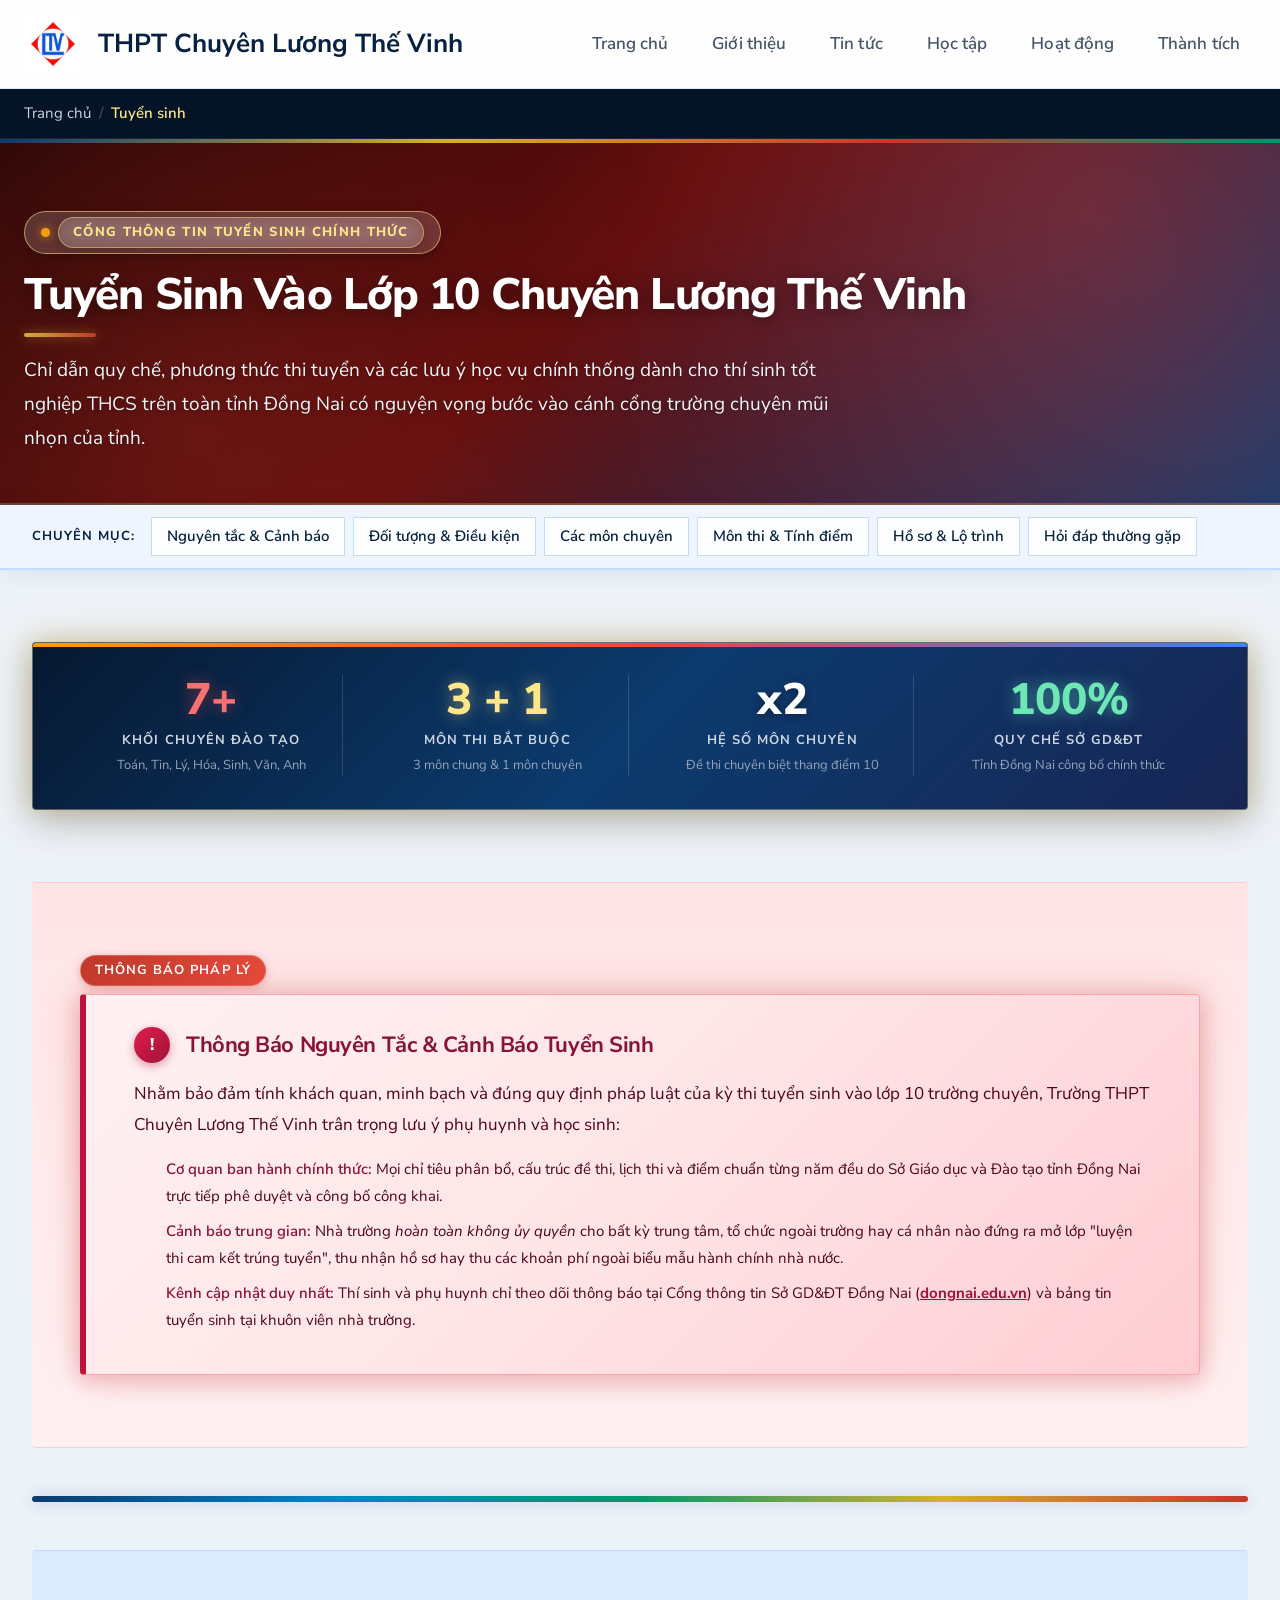
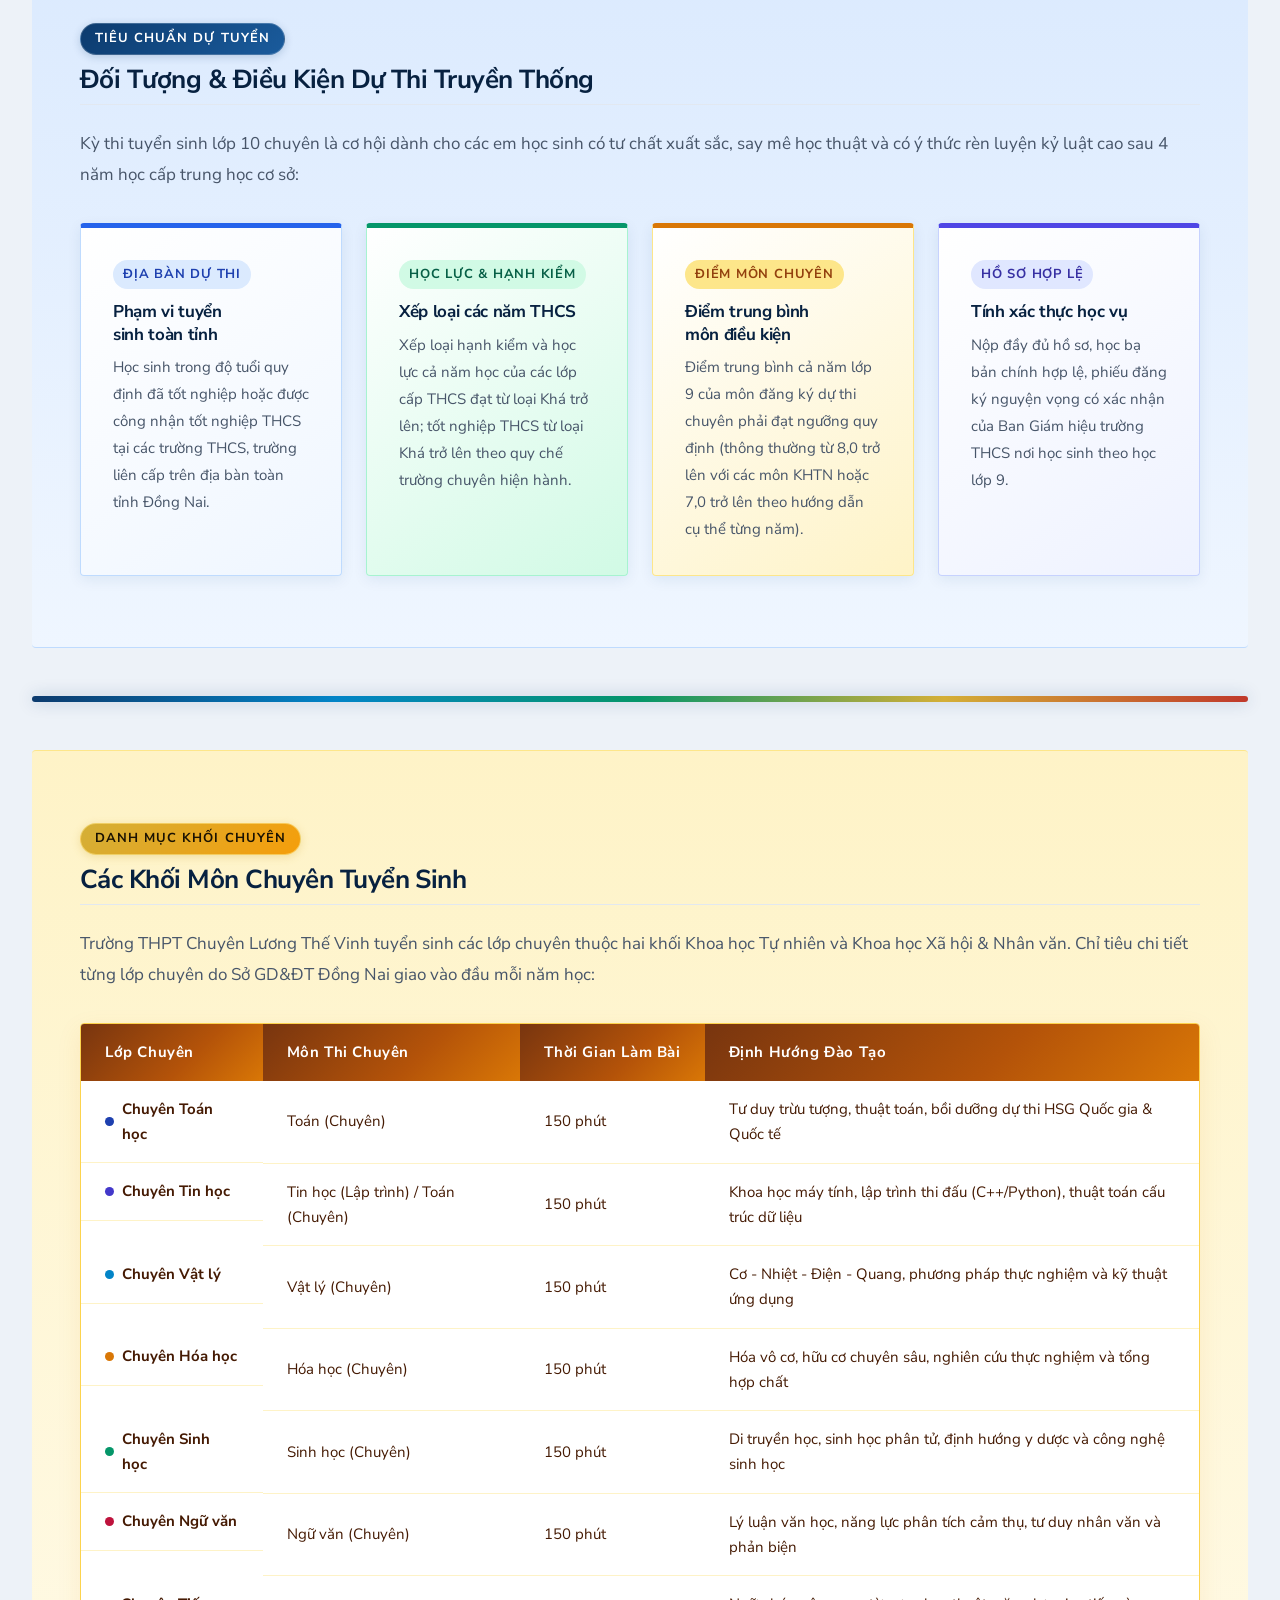
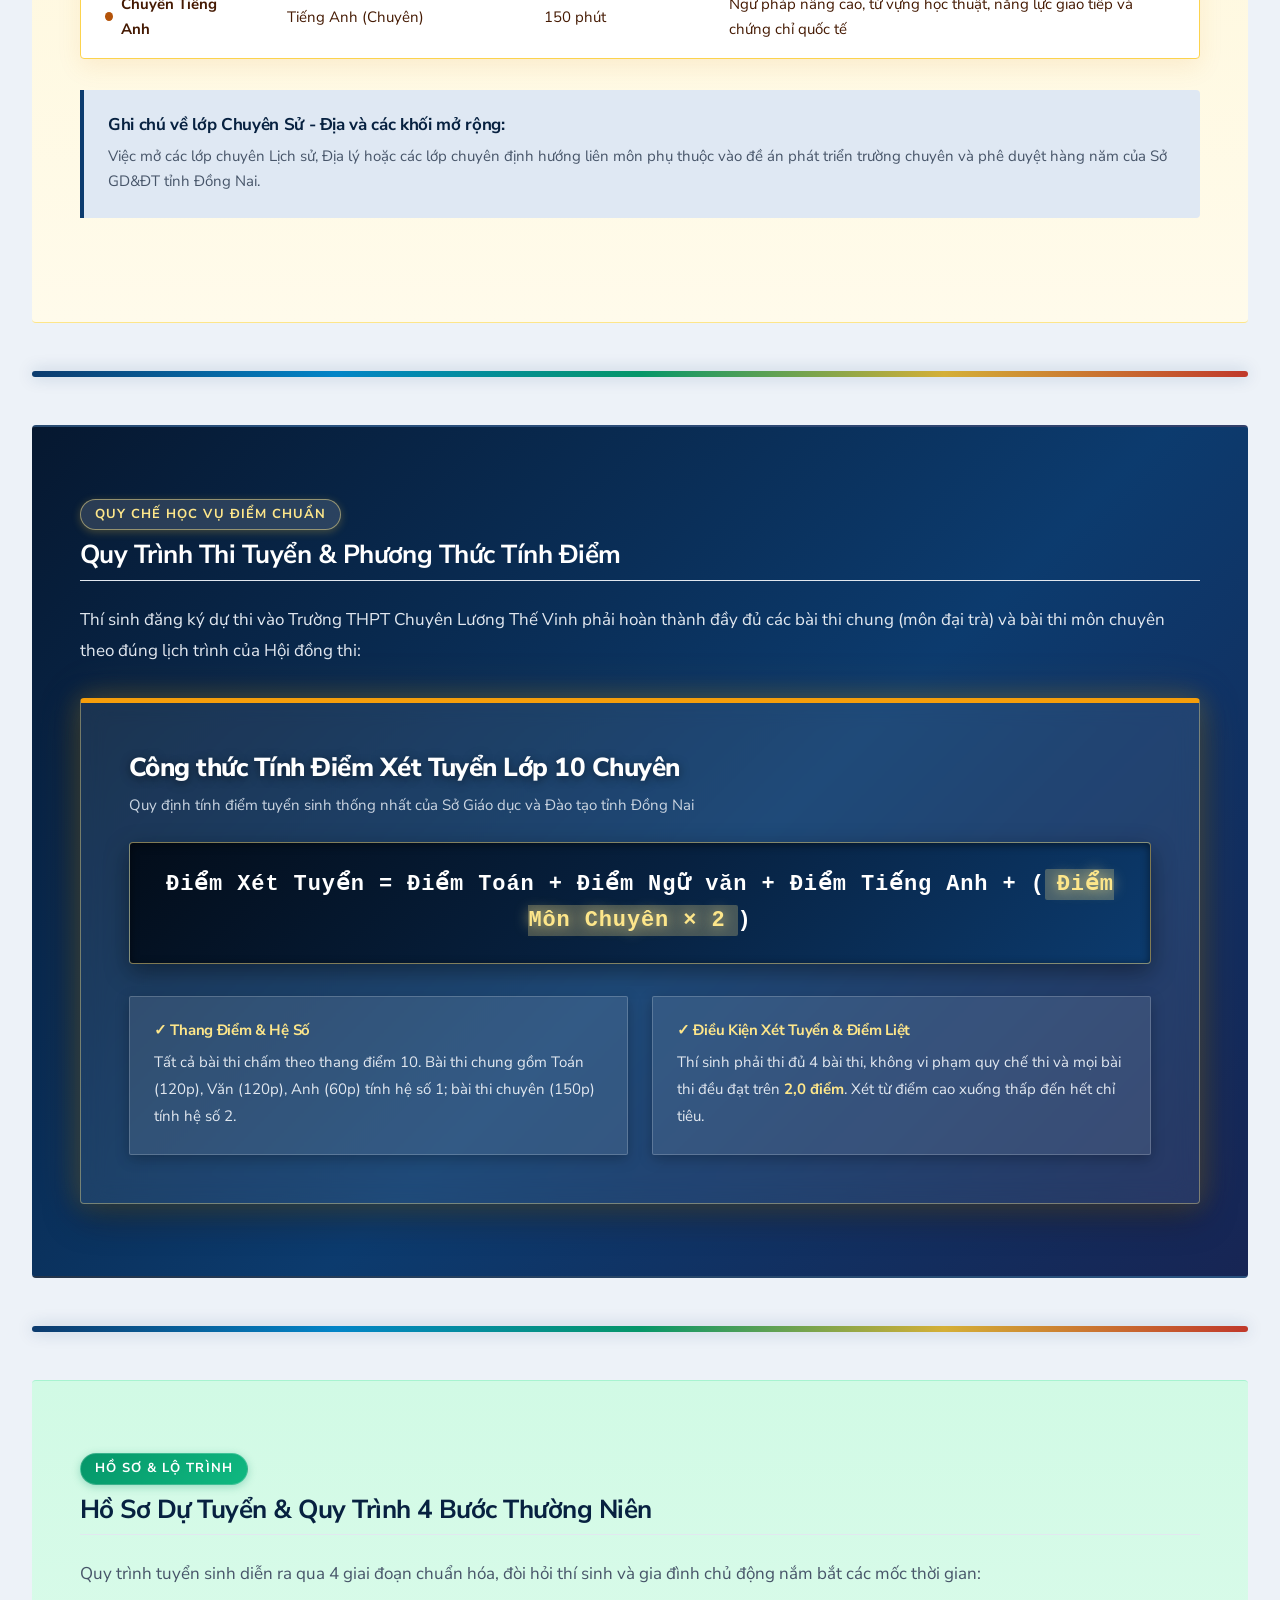
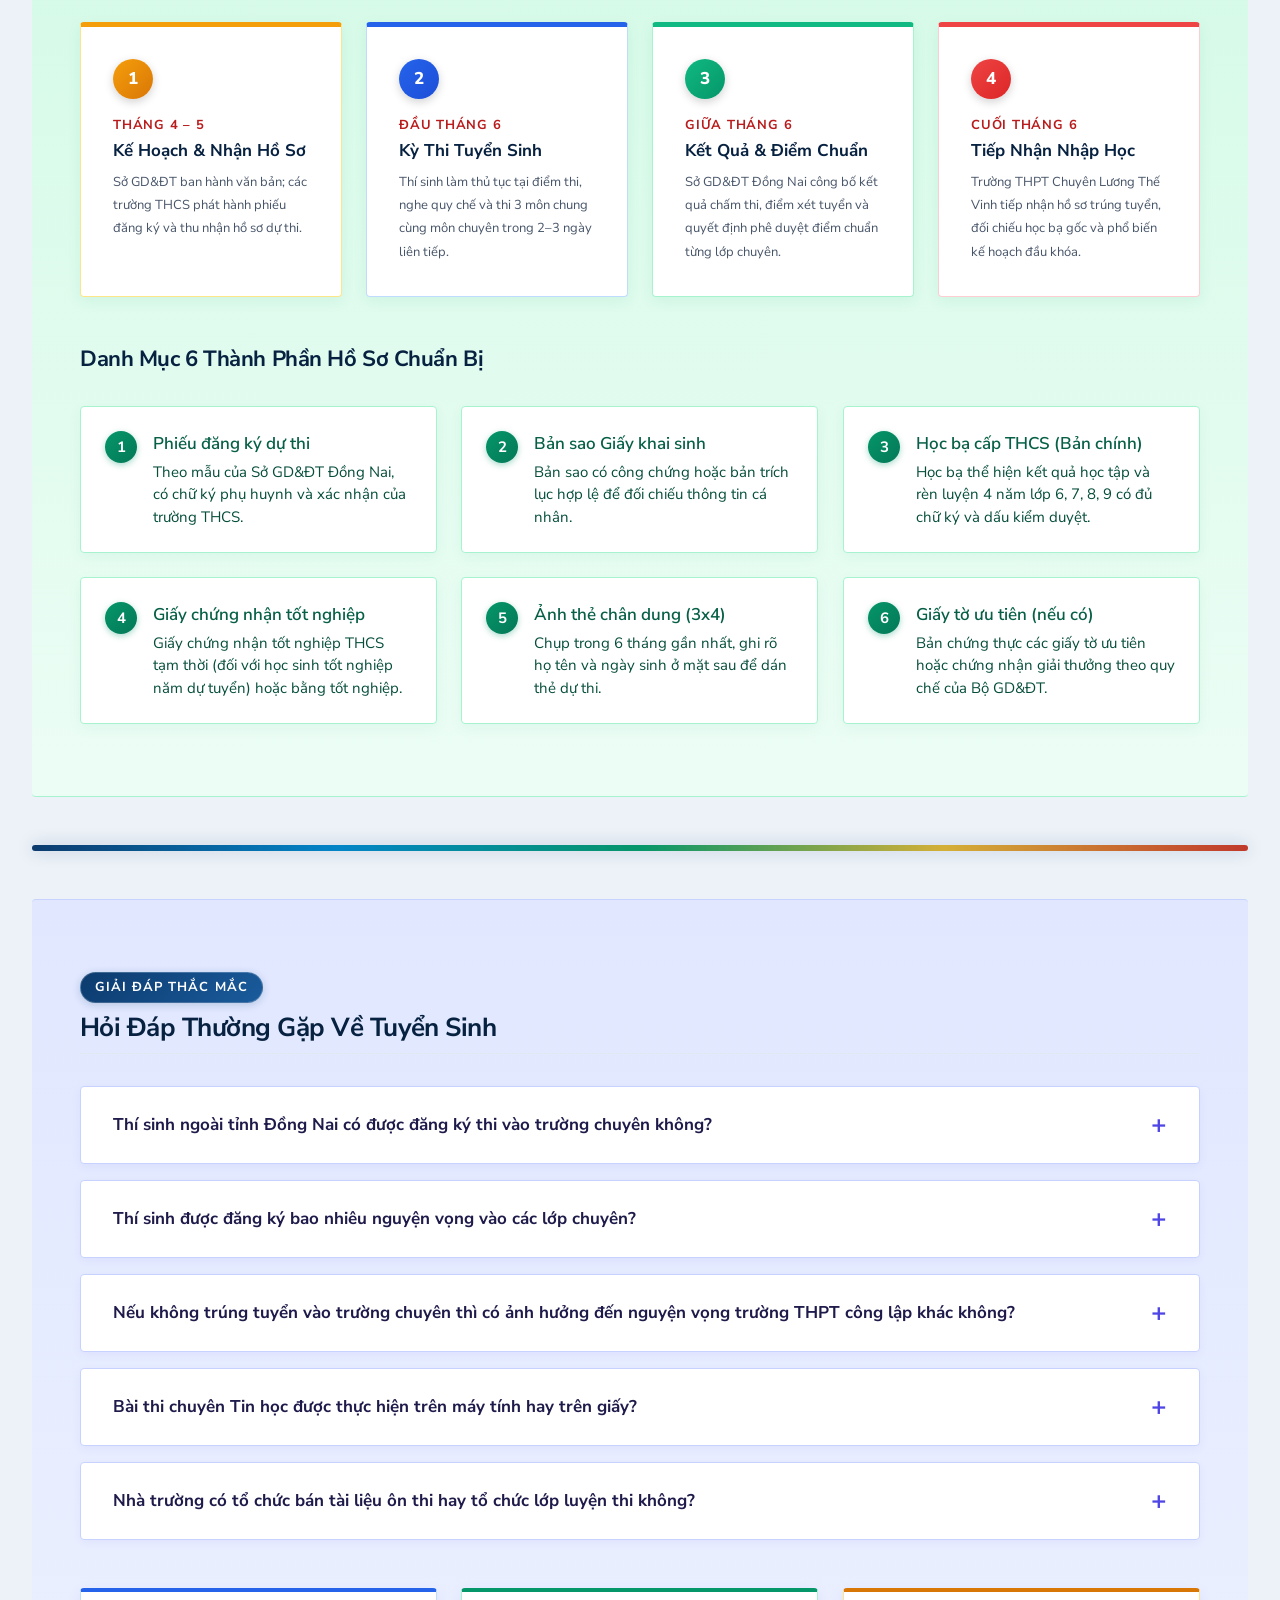
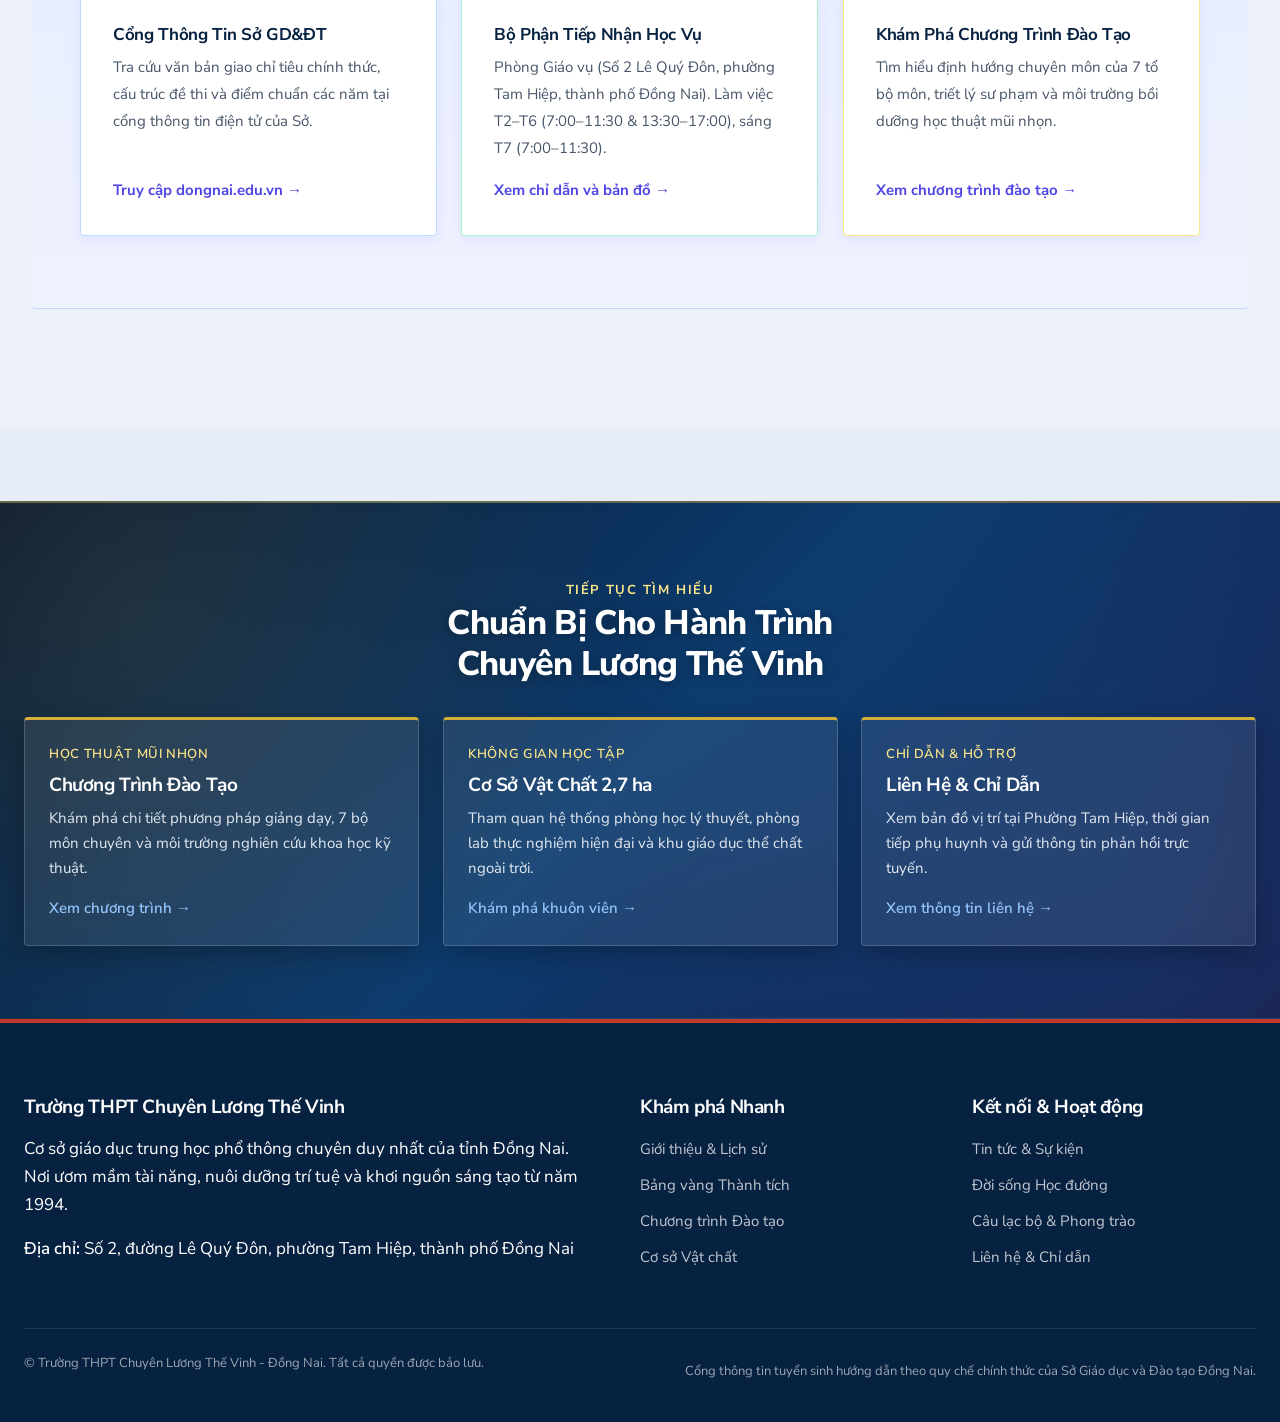
<file: pages/admissions.html>
<!DOCTYPE html>
<html lang="vi">
<head>
  <meta charset="UTF-8">
  <meta name="viewport" content="width=device-width, initial-scale=1.0">
  <meta name="description" content="Cổng thông tin và chỉ dẫn tuyển sinh vào lớp 10 chuyên Trường THPT Chuyên Lương Thế Vinh, tỉnh Đồng Nai - Quy chế thi tuyển, điều kiện dự thi, môn thi và lưu ý hồ sơ.">
  <title>Tuyển Sinh Vào Lớp 10 Chuyên - THPT Chuyên Lương Thế Vinh</title>

  <!-- Master Stylesheet & Admissions Page Stylesheet -->
  <link rel="stylesheet" href="../css/main.css">
  <link rel="stylesheet" href="../css/pages/admissions-page.css">
</head>
<body class="admissions-page">

  <!-- Pure CSS Scroll Progress Bar -->
  <div class="scroll-progress-bar" aria-hidden="true"></div>

  <!-- Site Header -->
  <header class="site-header">
    <div class="container">
      <div class="site-masthead">
        <div class="site-branding">
          <a href="../index.html" class="site-brand-link">
            <img src="../assets/images/logo.jpg"
                 alt="Logo Trường THPT Chuyên Lương Thế Vinh"
                 class="site-logo"
                 width="58" height="58">
            <span class="site-title">THPT Chuyên Lương Thế Vinh</span>
          </a>
        </div>
        <nav class="site-nav" aria-label="Điều hướng chính">
          <!-- Desktop Navigation -->
          <ul class="nav-list">
            <li><a href="../index.html" class="nav-link">Trang chủ</a></li>
            <li><a href="about.html" class="nav-link">Giới thiệu</a></li>
            <li><a href="news.html" class="nav-link">Tin tức</a></li>
            <li><a href="academics.html" class="nav-link">Học tập</a></li>
            <li><a href="student-life.html" class="nav-link">Hoạt động</a></li>
            <li><a href="achievements.html" class="nav-link">Thành tích</a></li>
          </ul>

          <!-- Mobile Navigation Toggle -->
          <details class="nav-mobile-toggle">
            <summary class="nav-toggle-btn" aria-label="Mở menu điều hướng">
              <span class="nav-toggle-icon" aria-hidden="true"></span>
            </summary>
            <ul class="nav-mobile-list">
              <li><a href="../index.html" class="nav-mobile-link">Trang chủ</a></li>
              <li><a href="about.html" class="nav-mobile-link">Giới thiệu</a></li>
              <li><a href="news.html" class="nav-mobile-link">Tin tức</a></li>
              <li><a href="academics.html" class="nav-mobile-link">Học tập</a></li>
              <li><a href="student-life.html" class="nav-mobile-link">Hoạt động</a></li>
              <li><a href="achievements.html" class="nav-mobile-link">Thành tích</a></li>
            </ul>
          </details>
        </nav>
      </div>
    </div>
  </header>

  <!-- Breadcrumb Navigation (Dark Navy Companion Strip) -->
  <nav class="breadcrumb-nav" aria-label="Đường dẫn trang">
    <div class="page-container">
      <ol class="breadcrumb-list">
        <li class="breadcrumb-item"><a href="../index.html" class="breadcrumb-link">Trang chủ</a></li>
        <li class="breadcrumb-item" aria-current="page">Tuyển sinh</li>
      </ol>
    </div>
  </nav>

  <!-- High-Contrast Crimson Hero Banner -->
  <header class="page-hero page-hero--crimson">
    <div class="page-container">
      <div class="page-hero__inner">
        <div class="admissions-hero__eyebrow-wrapper motion-stagger-title">
          <span class="status-pulse-dot status-pulse-dot--gold" aria-hidden="true"></span>
          <span class="page-hero__eyebrow">Cổng Thông Tin Tuyển Sinh Chính Thức</span>
        </div>
        <h1 class="page-hero__title motion-stagger-title">Tuyển Sinh Vào Lớp 10 <span class="page-brand-nowrap">Chuyên Lương Thế Vinh</span></h1>
        <p class="page-hero__description motion-stagger-lead">
          Chỉ dẫn quy chế, phương thức thi tuyển và các lưu ý học vụ chính thống dành cho thí sinh tốt nghiệp THCS trên toàn tỉnh Đồng Nai có nguyện vọng bước vào cánh cổng trường chuyên mũi nhọn của tỉnh.
        </p>
      </div>
    </div>
  </header>

  <!-- Sticky Horizontal Subnav Bar -->
  <nav class="page-subnav" aria-label="Điều hướng chuyên mục tuyển sinh">
    <div class="page-subnav__inner">
      <span class="page-subnav__label">Chuyên mục:</span>
      <ul class="page-subnav__list">
        <li><a href="#thong-bao-nguyen-tac" class="page-subnav__link">Nguyên tắc & Cảnh báo</a></li>
        <li><a href="#doi-tuong-dieu-kien" class="page-subnav__link">Đối tượng & Điều kiện</a></li>
        <li><a href="#cac-mon-chuyen" class="page-subnav__link">Các môn chuyên</a></li>
        <li><a href="#quy-trinh-mon-thi" class="page-subnav__link">Môn thi & Tính điểm</a></li>
        <li><a href="#quy-trinh-ho-so" class="page-subnav__link">Hồ sơ & Lộ trình</a></li>
        <li><a href="#cau-hoi-thuong-gap" class="page-subnav__link">Hỏi đáp thường gặp</a></li>
      </ul>
    </div>
  </nav>

  <!-- Main Content Area (Full-Width Anti-White Canvas) -->
  <main id="main-content" class="page-content-wrapper">
    <div class="page-content--fullwidth">

      <!-- Key Metrics Strip (Rich Prism Container) -->
      <section class="admissions-page__metrics-strip" aria-label="Chỉ số tuyển sinh tổng quan">
        <div class="admissions-page__metric-item motion-stagger-1">
          <div class="admissions-page__metric-number admissions-page__metric-number--accent">7+</div>
          <div class="admissions-page__metric-label">Khối Chuyên Đào Tạo</div>
          <p class="admissions-page__metric-sub">Toán, Tin, Lý, Hóa, Sinh, Văn, Anh</p>
        </div>
        <div class="admissions-page__metric-item motion-stagger-2">
          <div class="admissions-page__metric-number admissions-page__metric-number--gold">3 + 1</div>
          <div class="admissions-page__metric-label">Môn Thi Bắt Buộc</div>
          <p class="admissions-page__metric-sub">3 môn chung & 1 môn chuyên</p>
        </div>
        <div class="admissions-page__metric-item motion-stagger-3">
          <div class="admissions-page__metric-number">x2</div>
          <div class="admissions-page__metric-label">Hệ Số Môn Chuyên</div>
          <p class="admissions-page__metric-sub">Đề thi chuyên biệt thang điểm 10</p>
        </div>
        <div class="admissions-page__metric-item motion-stagger-4">
          <div class="admissions-page__metric-number admissions-page__metric-number--emerald">100%</div>
          <div class="admissions-page__metric-label">Quy Chế Sở GD&ĐT</div>
          <p class="admissions-page__metric-sub">Tỉnh Đồng Nai công bố chính thức</p>
        </div>
      </section>

      <!-- Section 1: Institutional Notice (Rose Band) -->
      <section id="thong-bao-nguyen-tac" class="page-section section-band--rose" aria-labelledby="heading-notice">
        <span class="section-kicker-pill section-kicker-pill--crimson">Thông Báo Pháp Lý</span>
        <div class="admissions-notice motion-stagger-lead">
          <div class="admissions-notice__header">
            <span class="admissions-notice__icon" aria-hidden="true">!</span>
            <h2 id="heading-notice" class="admissions-notice__title">Thông Báo Nguyên Tắc & Cảnh Báo Tuyển Sinh</h2>
          </div>
          <p class="admissions-notice__body">
            Nhằm bảo đảm tính khách quan, minh bạch và đúng quy định pháp luật của kỳ thi tuyển sinh vào lớp 10 trường chuyên, Trường THPT Chuyên Lương Thế Vinh trân trọng lưu ý phụ huynh và học sinh:
          </p>
          <ul class="admissions-notice__list">
            <li><strong>Cơ quan ban hành chính thức:</strong> Mọi chỉ tiêu phân bổ, cấu trúc đề thi, lịch thi và điểm chuẩn từng năm đều do Sở Giáo dục và Đào tạo tỉnh Đồng Nai trực tiếp phê duyệt và công bố công khai.</li>
            <li><strong>Cảnh báo trung gian:</strong> Nhà trường <em>hoàn toàn không ủy quyền</em> cho bất kỳ trung tâm, tổ chức ngoài trường hay cá nhân nào đứng ra mở lớp "luyện thi cam kết trúng tuyển", thu nhận hồ sơ hay thu các khoản phí ngoài biểu mẫu hành chính nhà nước.</li>
            <li><strong>Kênh cập nhật duy nhất:</strong> Thí sinh và phụ huynh chỉ theo dõi thông báo tại Cổng thông tin Sở GD&ĐT Đồng Nai (<a href="http://dongnai.edu.vn" target="_blank" rel="noopener noreferrer">dongnai.edu.vn</a>) và bảng tin tuyển sinh tại khuôn viên nhà trường.</li>
          </ul>
        </div>
      </section>

      <!-- Section Divider Prism -->
      <div class="section-divider-prism" aria-hidden="true"></div>

      <!-- Section 2: Eligibility Criteria (Cool Band) -->
      <section id="doi-tuong-dieu-kien" class="page-section section-band--cool" aria-labelledby="heading-eligibility">
        <header class="page-section__header">
          <span class="section-kicker-pill">Tiêu Chuẩn Dự Tuyển</span>
          <h2 id="heading-eligibility" class="page-section__title motion-stagger-title">Đối Tượng & Điều Kiện Dự Thi Truyền Thống</h2>
        </header>
        <div class="page-prose motion-stagger-lead">
          <p>
            Kỳ thi tuyển sinh lớp 10 chuyên là cơ hội dành cho các em học sinh có tư chất xuất sắc, say mê học thuật và có ý thức rèn luyện kỷ luật cao sau 4 năm học cấp trung học cơ sở:
          </p>
        </div>

        <div class="eligibility-grid">
          <article class="eligibility-card motion-stagger-1">
            <span class="eligibility-card__badge">Địa bàn dự thi</span>
            <h3 class="eligibility-card__title">Phạm vi tuyển sinh toàn tỉnh</h3>
            <p class="eligibility-card__text">
              Học sinh trong độ tuổi quy định đã tốt nghiệp hoặc được công nhận tốt nghiệp THCS tại các trường THCS, trường liên cấp trên địa bàn toàn tỉnh Đồng Nai.
            </p>
          </article>

          <article class="eligibility-card motion-stagger-2">
            <span class="eligibility-card__badge">Học lực & Hạnh kiểm</span>
            <h3 class="eligibility-card__title">Xếp loại các năm THCS</h3>
            <p class="eligibility-card__text">
              Xếp loại hạnh kiểm và học lực cả năm học của các lớp cấp THCS đạt từ loại Khá trở lên; tốt nghiệp THCS từ loại Khá trở lên theo quy chế trường chuyên hiện hành.
            </p>
          </article>

          <article class="eligibility-card motion-stagger-3">
            <span class="eligibility-card__badge">Điểm môn chuyên</span>
            <h3 class="eligibility-card__title">Điểm trung bình môn điều kiện</h3>
            <p class="eligibility-card__text">
              Điểm trung bình cả năm lớp 9 của môn đăng ký dự thi chuyên phải đạt ngưỡng quy định (thông thường từ 8,0 trở lên với các môn KHTN hoặc 7,0 trở lên theo hướng dẫn cụ thể từng năm).
            </p>
          </article>

          <article class="eligibility-card motion-stagger-4">
            <span class="eligibility-card__badge">Hồ sơ hợp lệ</span>
            <h3 class="eligibility-card__title">Tính xác thực học vụ</h3>
            <p class="eligibility-card__text">
              Nộp đầy đủ hồ sơ, học bạ bản chính hợp lệ, phiếu đăng ký nguyện vọng có xác nhận của Ban Giám hiệu trường THCS nơi học sinh theo học lớp 9.
            </p>
          </article>
        </div>
      </section>

      <!-- Section Divider Prism -->
      <div class="section-divider-prism" aria-hidden="true"></div>

      <!-- Section 3: Specialized Majors (Warm Band) -->
      <section id="cac-mon-chuyen" class="page-section section-band--warm" aria-labelledby="heading-majors">
        <header class="page-section__header">
          <span class="section-kicker-pill section-kicker-pill--gold">Danh Mục Khối Chuyên</span>
          <h2 id="heading-majors" class="page-section__title motion-stagger-title">Các Khối Môn Chuyên Tuyển Sinh</h2>
        </header>
        <div class="page-prose motion-stagger-lead">
          <p>
            Trường THPT Chuyên Lương Thế Vinh tuyển sinh các lớp chuyên thuộc hai khối Khoa học Tự nhiên và Khoa học Xã hội & Nhân văn. Chỉ tiêu chi tiết từng lớp chuyên do Sở GD&ĐT Đồng Nai giao vào đầu mỗi năm học:
          </p>
        </div>

        <div class="majors-table-wrapper motion-stagger-1">
          <table class="majors-table" aria-label="Bảng các khối lớp chuyên tuyển sinh">
            <thead>
              <tr>
                <th scope="col">Lớp Chuyên</th>
                <th scope="col">Môn Thi Chuyên</th>
                <th scope="col">Thời Gian Làm Bài</th>
                <th scope="col">Định Hướng Đào Tạo</th>
              </tr>
            </thead>
            <tbody>
              <tr>
                <td class="majors-table__name">Chuyên Toán học</td>
                <td>Toán (Chuyên)</td>
                <td>150 phút</td>
                <td>Tư duy trừu tượng, thuật toán, bồi dưỡng dự thi HSG Quốc gia & Quốc tế</td>
              </tr>
              <tr>
                <td class="majors-table__name">Chuyên Tin học</td>
                <td>Tin học (Lập trình) / Toán (Chuyên)</td>
                <td>150 phút</td>
                <td>Khoa học máy tính, lập trình thi đấu (C++/Python), thuật toán cấu trúc dữ liệu</td>
              </tr>
              <tr>
                <td class="majors-table__name">Chuyên Vật lý</td>
                <td>Vật lý (Chuyên)</td>
                <td>150 phút</td>
                <td>Cơ - Nhiệt - Điện - Quang, phương pháp thực nghiệm và kỹ thuật ứng dụng</td>
              </tr>
              <tr>
                <td class="majors-table__name">Chuyên Hóa học</td>
                <td>Hóa học (Chuyên)</td>
                <td>150 phút</td>
                <td>Hóa vô cơ, hữu cơ chuyên sâu, nghiên cứu thực nghiệm và tổng hợp chất</td>
              </tr>
              <tr>
                <td class="majors-table__name">Chuyên Sinh học</td>
                <td>Sinh học (Chuyên)</td>
                <td>150 phút</td>
                <td>Di truyền học, sinh học phân tử, định hướng y dược và công nghệ sinh học</td>
              </tr>
              <tr>
                <td class="majors-table__name">Chuyên Ngữ văn</td>
                <td>Ngữ văn (Chuyên)</td>
                <td>150 phút</td>
                <td>Lý luận văn học, năng lực phân tích cảm thụ, tư duy nhân văn và phản biện</td>
              </tr>
              <tr>
                <td class="majors-table__name">Chuyên Tiếng Anh</td>
                <td>Tiếng Anh (Chuyên)</td>
                <td>150 phút</td>
                <td>Ngữ pháp nâng cao, từ vựng học thuật, năng lực giao tiếp và chứng chỉ quốc tế</td>
              </tr>
            </tbody>
          </table>
        </div>

        <div class="callout-box motion-stagger-2">
          <h3 class="callout-box__title">Ghi chú về lớp Chuyên Sử - Địa và các khối mở rộng:</h3>
          <p class="callout-box__content">
            Việc mở các lớp chuyên Lịch sử, Địa lý hoặc các lớp chuyên định hướng liên môn phụ thuộc vào đề án phát triển trường chuyên và phê duyệt hàng năm của Sở GD&ĐT tỉnh Đồng Nai.
          </p>
        </div>
      </section>

      <!-- Section Divider Prism -->
      <div class="section-divider-prism" aria-hidden="true"></div>

      <!-- Section 4: DARK FEATURE BAND: Examination Procedure & Scoring (Navy Band) -->
      <section id="quy-trinh-mon-thi" class="page-section section-band--navy" aria-labelledby="heading-procedure">
        <header class="page-section__header">
          <span class="section-kicker-pill section-kicker-pill--gold">Quy Chế Học Vụ Điểm Chuẩn</span>
          <h2 id="heading-procedure" class="page-section__title motion-stagger-title">Quy Trình Thi Tuyển & Phương Thức Tính Điểm</h2>
        </header>
        <div class="page-prose motion-stagger-lead">
          <p>
            Thí sinh đăng ký dự thi vào Trường THPT Chuyên Lương Thế Vinh phải hoàn thành đầy đủ các bài thi chung (môn đại trà) và bài thi môn chuyên theo đúng lịch trình của Hội đồng thi:
          </p>
        </div>

        <div class="exam-calc-card motion-stagger-1">
          <h3 class="exam-calc-card__title">Công thức Tính Điểm Xét Tuyển Lớp 10 Chuyên</h3>
          <p class="exam-calc-card__subtitle">Quy định tính điểm tuyển sinh thống nhất của Sở Giáo dục và Đào tạo tỉnh Đồng Nai</p>
          <div class="exam-calc-formula" role="region" aria-label="Công thức tính điểm">
            Điểm Xét Tuyển = Điểm Toán + Điểm Ngữ văn + Điểm Tiếng Anh + (<mark>Điểm Môn Chuyên &times; 2</mark>)
          </div>

          <div class="exam-rules-grid">
            <div class="exam-rule-box motion-stagger-2">
              <h4 class="exam-rule-box__title">&#10003; Thang Điểm & Hệ Số</h4>
              <p class="exam-rule-box__text">
                Tất cả bài thi chấm theo thang điểm 10. Bài thi chung gồm Toán (120p), Văn (120p), Anh (60p) tính hệ số 1; bài thi chuyên (150p) tính hệ số 2.
              </p>
            </div>
            <div class="exam-rule-box motion-stagger-3">
              <h4 class="exam-rule-box__title">&#10003; Điều Kiện Xét Tuyển & Điểm Liệt</h4>
              <p class="exam-rule-box__text">
                Thí sinh phải thi đủ 4 bài thi, không vi phạm quy chế thi và mọi bài thi đều đạt trên <strong>2,0 điểm</strong>. Xét từ điểm cao xuống thấp đến hết chỉ tiêu.
              </p>
            </div>
          </div>
        </div>
      </section>

      <!-- Section Divider Prism -->
      <div class="section-divider-prism" aria-hidden="true"></div>

      <!-- Section 5: Dossier Checklist & Timeline (Emerald Band) -->
      <section id="quy-trinh-ho-so" class="page-section section-band--emerald" aria-labelledby="heading-dossier">
        <header class="page-section__header">
          <span class="section-kicker-pill section-kicker-pill--emerald">Hồ Sơ & Lộ Trình</span>
          <h2 id="heading-dossier" class="page-section__title motion-stagger-title">Hồ Sơ Dự Tuyển & Quy Trình 4 Bước Thường Niên</h2>
        </header>
        <div class="page-prose motion-stagger-lead">
          <p>
            Quy trình tuyển sinh diễn ra qua 4 giai đoạn chuẩn hóa, đòi hỏi thí sinh và gia đình chủ động nắm bắt các mốc thời gian:
          </p>
        </div>

        <div class="admissions-timeline">
          <div class="admissions-timeline-item motion-stagger-1">
            <span class="admissions-step-badge">1</span>
            <span class="admissions-timeline-period">Tháng 4 – 5</span>
            <div class="admissions-timeline-content__title">Kế Hoạch & Nhận Hồ Sơ</div>
            <p class="admissions-timeline-content__desc">Sở GD&ĐT ban hành văn bản; các trường THCS phát hành phiếu đăng ký và thu nhận hồ sơ dự thi.</p>
          </div>
          <div class="admissions-timeline-item motion-stagger-2">
            <span class="admissions-step-badge">2</span>
            <span class="admissions-timeline-period">Đầu Tháng 6</span>
            <div class="admissions-timeline-content__title">Kỳ Thi Tuyển Sinh</div>
            <p class="admissions-timeline-content__desc">Thí sinh làm thủ tục tại điểm thi, nghe quy chế và thi 3 môn chung cùng môn chuyên trong 2–3 ngày liên tiếp.</p>
          </div>
          <div class="admissions-timeline-item motion-stagger-3">
            <span class="admissions-step-badge">3</span>
            <span class="admissions-timeline-period">Giữa Tháng 6</span>
            <div class="admissions-timeline-content__title">Kết Quả & Điểm Chuẩn</div>
            <p class="admissions-timeline-content__desc">Sở GD&ĐT Đồng Nai công bố kết quả chấm thi, điểm xét tuyển và quyết định phê duyệt điểm chuẩn từng lớp chuyên.</p>
          </div>
          <div class="admissions-timeline-item motion-stagger-4">
            <span class="admissions-step-badge">4</span>
            <span class="admissions-timeline-period">Cuối Tháng 6</span>
            <div class="admissions-timeline-content__title">Tiếp Nhận Nhập Học</div>
            <p class="admissions-timeline-content__desc">Trường THPT Chuyên Lương Thế Vinh tiếp nhận hồ sơ trúng tuyển, đối chiếu học bạ gốc và phổ biến kế hoạch đầu khóa.</p>
          </div>
        </div>

        <h3 class="card-title motion-stagger-title" style="margin-top: var(--spacing-2xl);">Danh Mục 6 Thành Phần Hồ Sơ Chuẩn Bị</h3>
        <div class="dossier-checklist">
          <div class="dossier-item motion-stagger-1">
            <span class="dossier-item__num" aria-hidden="true">1</span>
            <div class="dossier-item__text">
              <strong>Phiếu đăng ký dự thi</strong>
              Theo mẫu của Sở GD&ĐT Đồng Nai, có chữ ký phụ huynh và xác nhận của trường THCS.
            </div>
          </div>
          <div class="dossier-item motion-stagger-2">
            <span class="dossier-item__num" aria-hidden="true">2</span>
            <div class="dossier-item__text">
              <strong>Bản sao Giấy khai sinh</strong>
              Bản sao có công chứng hoặc bản trích lục hợp lệ để đối chiếu thông tin cá nhân.
            </div>
          </div>
          <div class="dossier-item motion-stagger-3">
            <span class="dossier-item__num" aria-hidden="true">3</span>
            <div class="dossier-item__text">
              <strong>Học bạ cấp THCS (Bản chính)</strong>
              Học bạ thể hiện kết quả học tập và rèn luyện 4 năm lớp 6, 7, 8, 9 có đủ chữ ký và dấu kiểm duyệt.
            </div>
          </div>
          <div class="dossier-item motion-stagger-4">
            <span class="dossier-item__num" aria-hidden="true">4</span>
            <div class="dossier-item__text">
              <strong>Giấy chứng nhận tốt nghiệp</strong>
              Giấy chứng nhận tốt nghiệp THCS tạm thời (đối với học sinh tốt nghiệp năm dự tuyển) hoặc bằng tốt nghiệp.
            </div>
          </div>
          <div class="dossier-item motion-stagger-5">
            <span class="dossier-item__num" aria-hidden="true">5</span>
            <div class="dossier-item__text">
              <strong>Ảnh thẻ chân dung (3x4)</strong>
              Chụp trong 6 tháng gần nhất, ghi rõ họ tên và ngày sinh ở mặt sau để dán thẻ dự thi.
            </div>
          </div>
          <div class="dossier-item motion-stagger-6">
            <span class="dossier-item__num" aria-hidden="true">6</span>
            <div class="dossier-item__text">
              <strong>Giấy tờ ưu tiên (nếu có)</strong>
              Bản chứng thực các giấy tờ ưu tiên hoặc chứng nhận giải thưởng theo quy chế của Bộ GD&ĐT.
            </div>
          </div>
        </div>
      </section>

      <!-- Section Divider Prism -->
      <div class="section-divider-prism" aria-hidden="true"></div>

      <!-- Section 6: Frequently Asked Questions & Support (Indigo Band) -->
      <section id="cau-hoi-thuong-gap" class="page-section section-band--indigo" aria-labelledby="heading-faq">
        <header class="page-section__header">
          <span class="section-kicker-pill">Giải Đáp Thắc Mắc</span>
          <h2 id="heading-faq" class="page-section__title motion-stagger-title">Hỏi Đáp Thường Gặp Về Tuyển Sinh</h2>
        </header>

        <div class="admissions-faq">
          <details class="admissions-faq__item motion-stagger-1">
            <summary class="admissions-faq__question">
              Thí sinh ngoài tỉnh Đồng Nai có được đăng ký thi vào trường chuyên không?
            </summary>
            <div class="admissions-faq__answer">
              <p>
                Theo quy chế hiện hành của UBND tỉnh và Sở GD&ĐT Đồng Nai, đối tượng tuyển sinh vào Trường THPT Chuyên Lương Thế Vinh là học sinh tốt nghiệp THCS trên địa bàn tỉnh Đồng Nai. Các trường hợp học sinh ngoài tỉnh có nguyện vọng chuyển về Đồng Nai phải có hộ khẩu thường trú hoặc hoàn thành thủ tục chuyển vùng học tập theo đúng văn bản hướng dẫn tuyển sinh hàng năm.
              </p>
            </div>
          </details>

          <details class="admissions-faq__item motion-stagger-2">
            <summary class="admissions-faq__question">
              Thí sinh được đăng ký bao nhiêu nguyện vọng vào các lớp chuyên?
            </summary>
            <div class="admissions-faq__answer">
              <p>
                Mỗi thí sinh được đăng ký dự thi vào 01 lớp chuyên duy nhất do các môn chuyên thi cùng một buổi trong lịch thi của Sở GD&ĐT. Ngoài nguyện vọng vào trường chuyên, thí sinh vẫn đăng ký các nguyện vọng xét tuyển vào các trường THPT công lập không chuyên trên địa bàn theo phân tuyến tuyển sinh.
              </p>
            </div>
          </details>

          <details class="admissions-faq__item motion-stagger-3">
            <summary class="admissions-faq__question">
              Nếu không trúng tuyển vào trường chuyên thì có ảnh hưởng đến nguyện vọng trường THPT công lập khác không?
            </summary>
            <div class="admissions-faq__answer">
              <p>
                <strong>Hoàn toàn không.</strong> Kỳ thi vào lớp 10 trường chuyên diễn ra độc lập hoặc tích hợp điểm bài thi chung. Nếu thí sinh không đủ điểm trúng tuyển vào lớp chuyên, kết quả các môn thi chung (Toán, Văn, Tiếng Anh) vẫn được chuyển tiếp để xét tuyển bình đẳng vào các trường THPT đại trà theo thứ tự các nguyện vọng đã đăng ký.
              </p>
            </div>
          </details>

          <details class="admissions-faq__item motion-stagger-4">
            <summary class="admissions-faq__question">
              Bài thi chuyên Tin học được thực hiện trên máy tính hay trên giấy?
            </summary>
            <div class="admissions-faq__answer">
              <p>
                Thí sinh dự thi môn chuyên Tin học sẽ làm bài thi lập trình trên máy tính (sử dụng ngôn ngữ C++ hoặc Pascal/Python theo quy định trong hướng dẫn của Sở GD&ĐT) tại các phòng máy đạt chuẩn của Hội đồng thi. Cấu trúc và môi trường thi được công bố chi tiết trước kỳ thi.
              </p>
            </div>
          </details>

          <details class="admissions-faq__item motion-stagger-5">
            <summary class="admissions-faq__question">
              Nhà trường có tổ chức bán tài liệu ôn thi hay tổ chức lớp luyện thi không?
            </summary>
            <div class="admissions-faq__answer">
              <p>
                Trường THPT Chuyên Lương Thế Vinh <strong>không tổ chức luyện thi</strong> và <strong>không phát hành tài liệu ôn thi có thu phí</strong>. Nhà trường khuyến khích học sinh bám sát chương trình sách giáo khoa THCS nâng cao, rèn luyện kỹ năng tự học và tham khảo đề thi các năm trước đã được công bố chính thức.
              </p>
            </div>
          </details>
        </div>

        <!-- Institutional Support Grid -->
        <div class="admissions-support-grid">
          <div class="admissions-support-card motion-stagger-1">
            <h3 class="admissions-support-card__title">Cổng Thông Tin Sở GD&ĐT</h3>
            <p class="admissions-support-card__text">
              Tra cứu văn bản giao chỉ tiêu chính thức, cấu trúc đề thi và điểm chuẩn các năm tại cổng thông tin điện tử của Sở.
            </p>
            <a href="http://dongnai.edu.vn" target="_blank" rel="noopener noreferrer" class="admissions-support-card__link">
              Truy cập dongnai.edu.vn &rarr;
            </a>
          </div>

          <div class="admissions-support-card motion-stagger-2">
            <h3 class="admissions-support-card__title">Bộ Phận Tiếp Nhận Học Vụ</h3>
            <p class="admissions-support-card__text">
              Phòng Giáo vụ (Số 2 Lê Quý Đôn, phường Tam Hiệp, thành phố Đồng Nai). Làm việc T2–T6 (7:00–11:30 & 13:30–17:00), sáng T7 (7:00–11:30).
            </p>
            <a href="contact.html" class="admissions-support-card__link">
              Xem chỉ dẫn và bản đồ &rarr;
            </a>
          </div>

          <div class="admissions-support-card motion-stagger-3">
            <h3 class="admissions-support-card__title">Khám Phá Chương Trình Đào Tạo</h3>
            <p class="admissions-support-card__text">
              Tìm hiểu định hướng chuyên môn của 7 tổ bộ môn, triết lý sư phạm và môi trường bồi dưỡng học thuật mũi nhọn.
            </p>
            <a href="academics.html" class="admissions-support-card__link">
              Xem chương trình đào tạo &rarr;
            </a>
          </div>
        </div>

      </section>

    </div>
  </main>

  <!-- Pathway CTA: Next Steps for Visitors (Dark Navy Band) -->
  <section class="page-pathway" aria-label="Khám phá tiếp theo">
    <div class="page-container">
      <div class="page-pathway__header">
        <span class="page-pathway__eyebrow">Tiếp tục tìm hiểu</span>
        <h2 class="page-pathway__title motion-stagger-title">Chuẩn Bị Cho Hành Trình Chuyên Lương Thế Vinh</h2>
      </div>
      <div class="page-pathway__grid">
        <a href="academics.html" class="pathway-card motion-stagger-1">
          <span class="pathway-card__tag">Học thuật mũi nhọn</span>
          <h3 class="pathway-card__title">Chương Trình Đào Tạo</h3>
          <p class="pathway-card__desc">Khám phá chi tiết phương pháp giảng dạy, 7 bộ môn chuyên và môi trường nghiên cứu khoa học kỹ thuật.</p>
          <span class="pathway-card__link-text">Xem chương trình &rarr;</span>
        </a>
        <a href="facilities.html" class="pathway-card motion-stagger-2">
          <span class="pathway-card__tag">Không gian học tập</span>
          <h3 class="pathway-card__title">Cơ Sở Vật Chất 2,7 ha</h3>
          <p class="pathway-card__desc">Tham quan hệ thống phòng học lý thuyết, phòng lab thực nghiệm hiện đại và khu giáo dục thể chất ngoài trời.</p>
          <span class="pathway-card__link-text">Khám phá khuôn viên &rarr;</span>
        </a>
        <a href="contact.html" class="pathway-card motion-stagger-3">
          <span class="pathway-card__tag">Chỉ dẫn & Hỗ trợ</span>
          <h3 class="pathway-card__title">Liên Hệ & Chỉ Dẫn</h3>
          <p class="pathway-card__desc">Xem bản đồ vị trí tại Phường Tam Hiệp, thời gian tiếp phụ huynh và gửi thông tin phản hồi trực tuyến.</p>
          <span class="pathway-card__link-text">Xem thông tin liên hệ &rarr;</span>
        </a>
      </div>
    </div>
  </section>

  <!-- Site Footer -->
  <footer class="site-footer">
    <div class="container">
      <div class="footer-grid">
        <div class="footer-col">
          <h3 class="footer-heading">Trường THPT Chuyên Lương Thế Vinh</h3>
          <p class="footer-desc">
            Cơ sở giáo dục trung học phổ thông chuyên duy nhất của tỉnh Đồng Nai. Nơi ươm mầm tài năng, nuôi dưỡng trí tuệ và khơi nguồn sáng tạo từ năm 1994.
          </p>
          <p class="footer-meta">
            <strong>Địa chỉ:</strong> Số 2, đường Lê Quý Đôn, phường Tam Hiệp, thành phố Đồng Nai
          </p>
        </div>
        <div class="footer-col">
          <h3 class="footer-heading">Khám phá Nhanh</h3>
          <ul class="footer-links">
            <li><a href="about.html">Giới thiệu & Lịch sử</a></li>
            <li><a href="achievements.html">Bảng vàng Thành tích</a></li>
            <li><a href="academics.html">Chương trình Đào tạo</a></li>
            <li><a href="facilities.html">Cơ sở Vật chất</a></li>
          </ul>
        </div>
        <div class="footer-col">
          <h3 class="footer-heading">Kết nối & Hoạt động</h3>
          <ul class="footer-links">
            <li><a href="news.html">Tin tức & Sự kiện</a></li>
            <li><a href="student-life.html">Đời sống Học đường</a></li>
            <li><a href="activities.html">Câu lạc bộ & Phong trào</a></li>
            <li><a href="contact.html">Liên hệ & Chỉ dẫn</a></li>
          </ul>
        </div>
      </div>
      <div class="footer-bottom">
        <p>&copy; Trường THPT Chuyên Lương Thế Vinh - Đồng Nai. Tất cả quyền được bảo lưu.</p>
        <p class="footer-source-note">Cổng thông tin tuyển sinh hướng dẫn theo quy chế chính thức của Sở Giáo dục và Đào tạo Đồng Nai.</p>
      </div>
    </div>
  </footer>

</body>
</html>
</file>
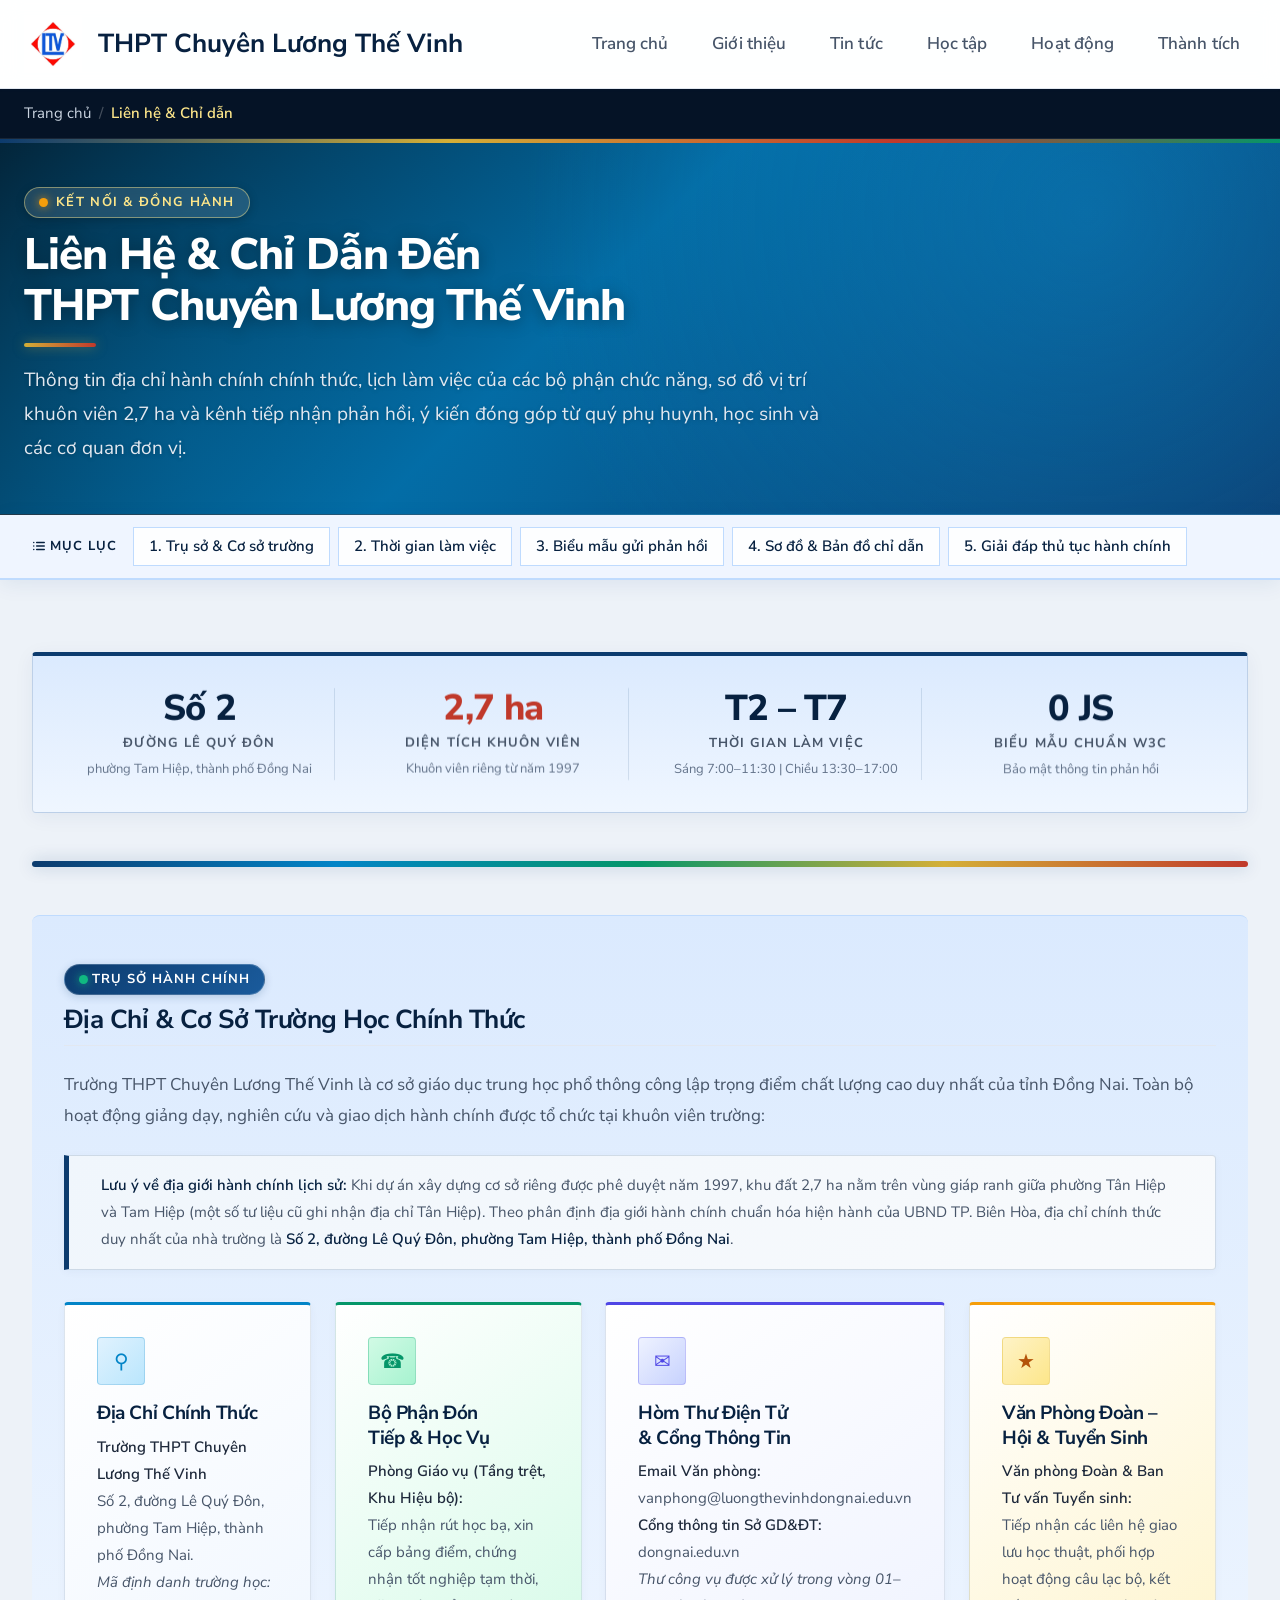
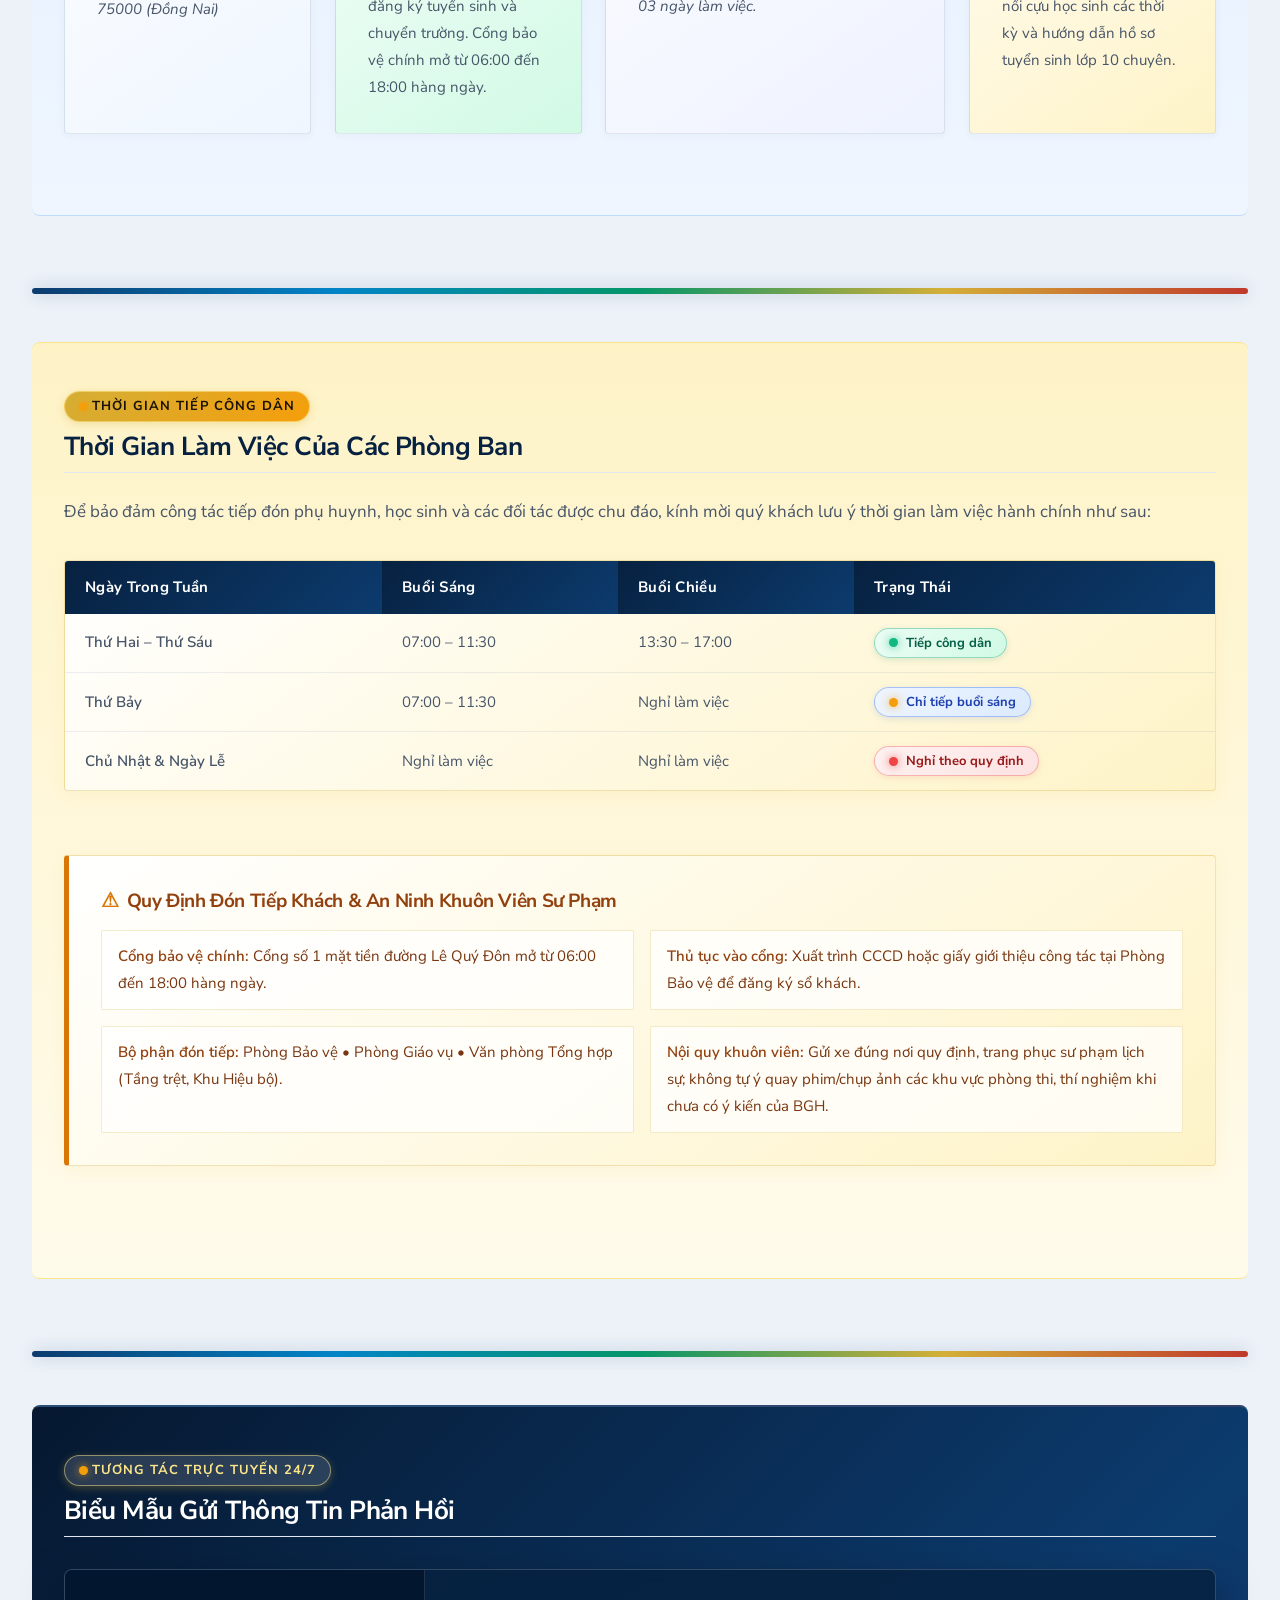
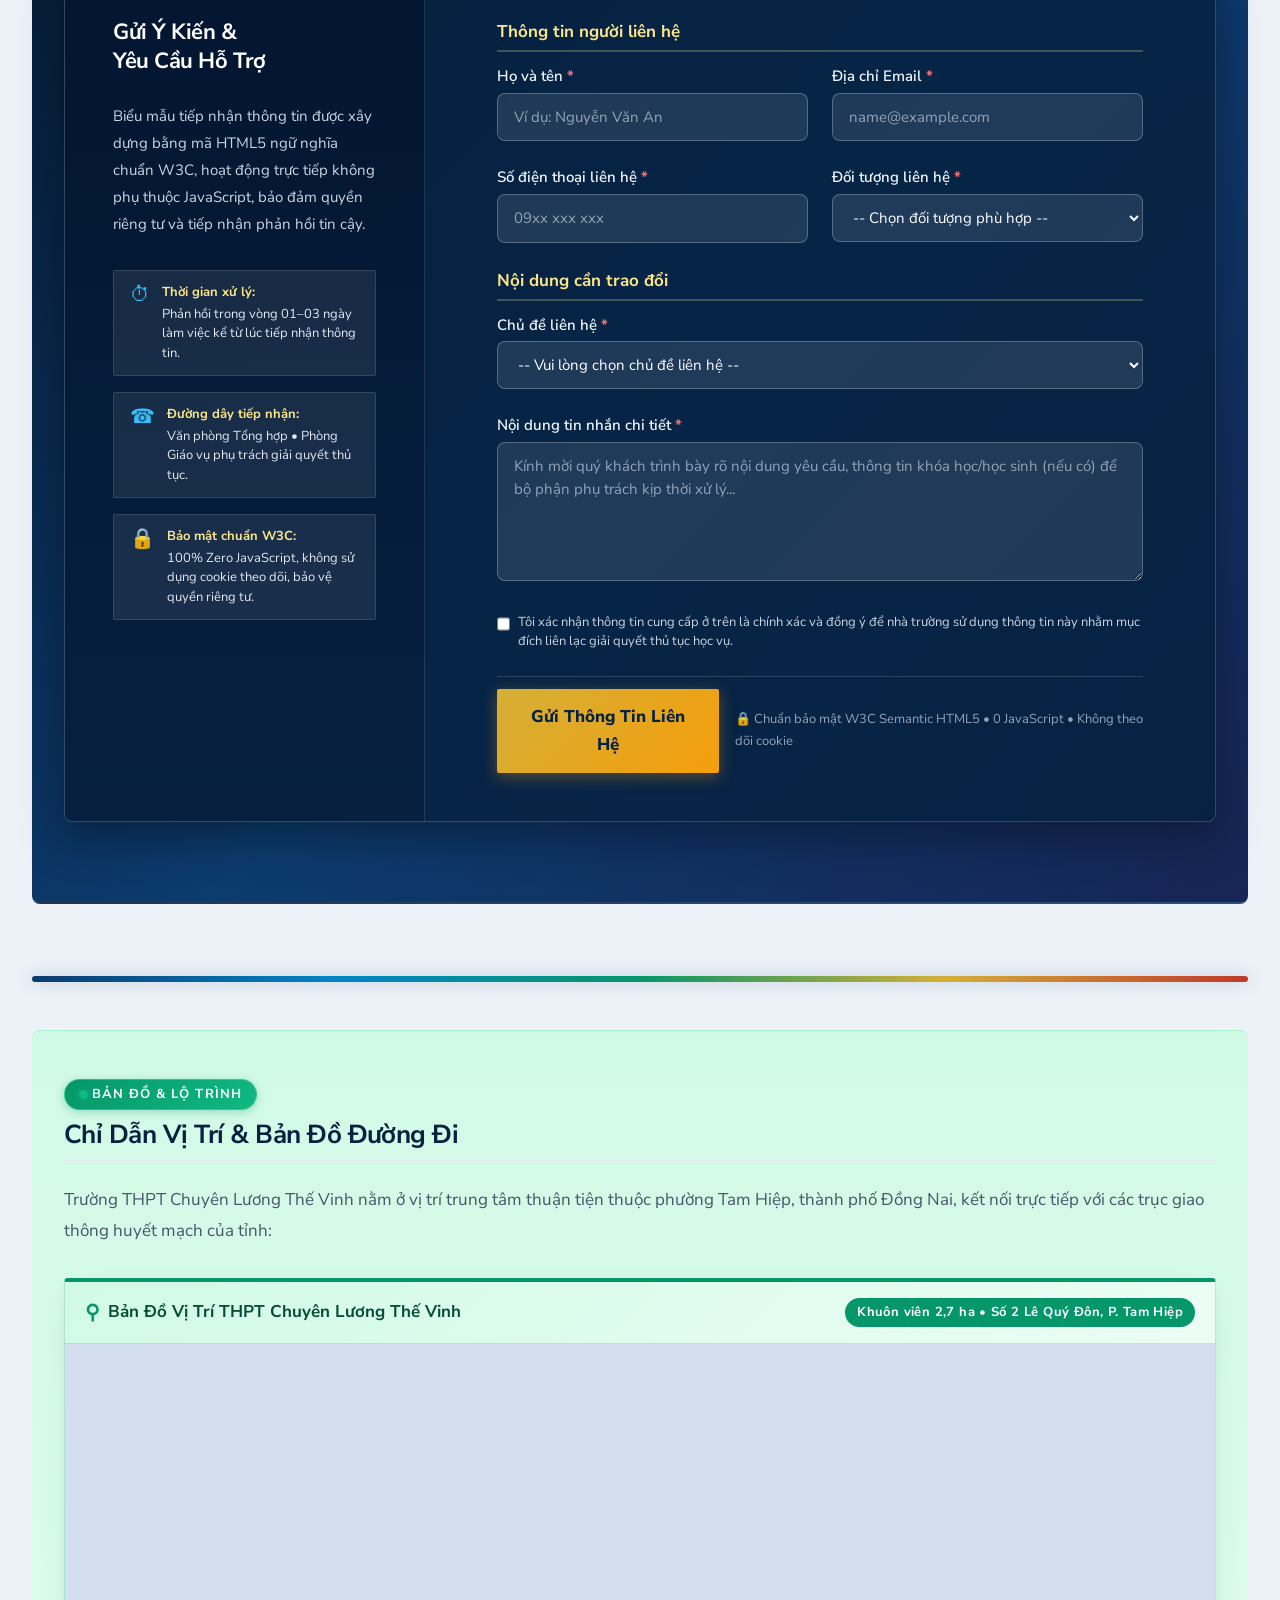
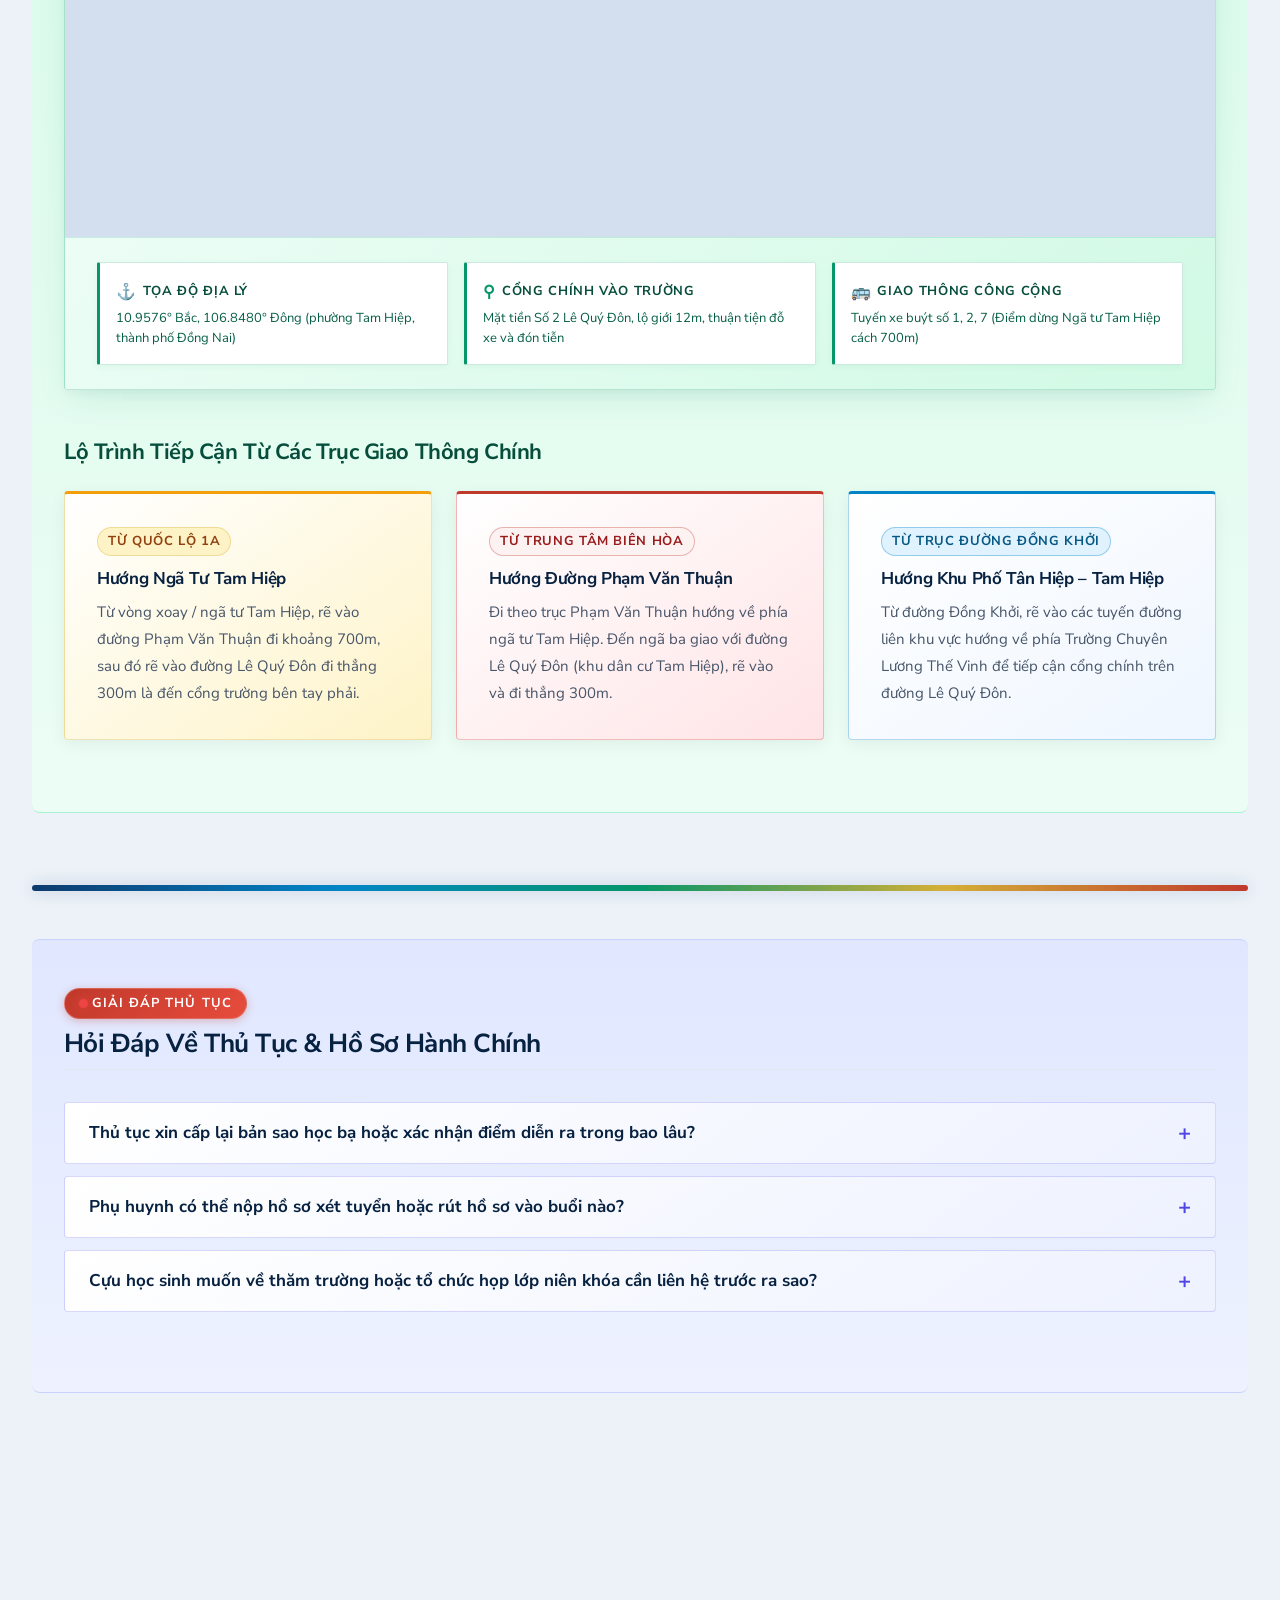
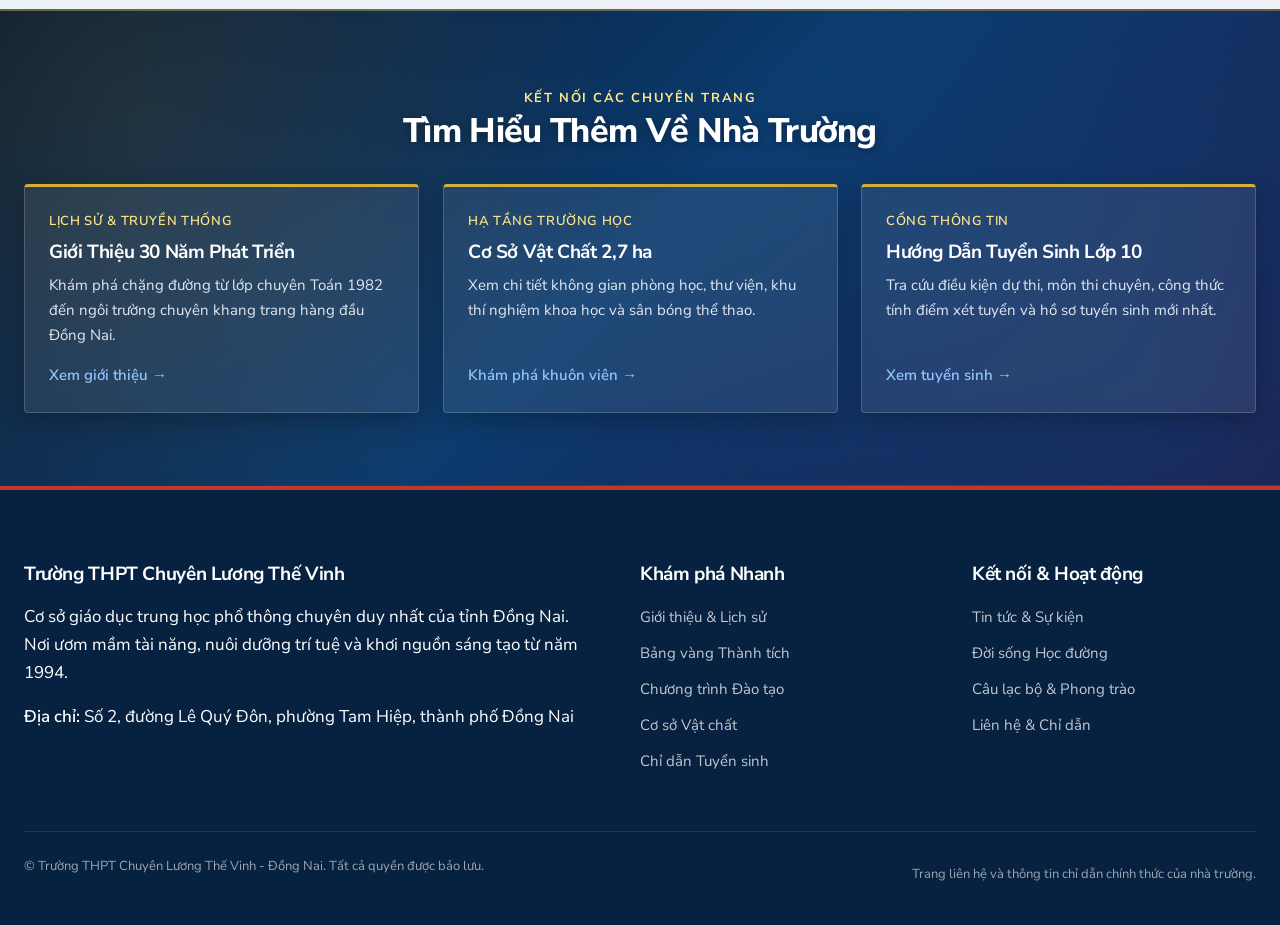
<file: pages/contact.html>
<!DOCTYPE html>
<html lang="vi">
<head>
  <meta charset="UTF-8">
  <meta name="viewport" content="width=device-width, initial-scale=1.0">
  <meta name="description" content="Thông tin địa chỉ chính thức, sơ đồ chỉ dẫn vị trí, biểu mẫu liên hệ semantic và thời gian tiếp nhận giải quyết thủ tục học vụ - Trường THPT Chuyên Lương Thế Vinh, tỉnh Đồng Nai.">
  <title>Liên Hệ & Chỉ Dẫn - THPT Chuyên Lương Thế Vinh</title>

  <!-- Favicon -->
  <link rel="icon" type="image/jpeg" href="../assets/images/logo.jpg">

  <!-- Master Stylesheet & Contact Page Stylesheet -->
  <link rel="stylesheet" href="../css/main.css">
  <link rel="stylesheet" href="../css/pages/contact-page.css">
</head>
<body class="contact-page">
  <!-- Scroll Progress Indicator (Pure CSS) -->
  <div class="scroll-progress-bar" aria-hidden="true"></div>

  <!-- Skip Link for Accessibility (WCAG 2.4.1) -->
  <a href="#main-content" class="skip-link">Chuyển đến nội dung chính</a>


  <!-- Site Header -->
  <header class="site-header">
    <div class="container">
      <div class="site-masthead">
        <div class="site-branding">
          <a href="../index.html" class="site-brand-link">
            <img src="../assets/images/logo.jpg"
                 alt="Logo Trường THPT Chuyên Lương Thế Vinh"
                 class="site-logo"
                 width="58" height="58">
            <span class="site-title">THPT Chuyên Lương Thế Vinh</span>
          </a>
        </div>
        <nav class="site-nav" aria-label="Điều hướng chính">
          <!-- Desktop Navigation -->
          <ul class="nav-list">
            <li><a href="../index.html" class="nav-link">Trang chủ</a></li>
            <li><a href="about.html" class="nav-link">Giới thiệu</a></li>
            <li><a href="news.html" class="nav-link">Tin tức</a></li>
            <li><a href="academics.html" class="nav-link">Học tập</a></li>
            <li><a href="student-life.html" class="nav-link">Hoạt động</a></li>
            <li><a href="achievements.html" class="nav-link">Thành tích</a></li>
          </ul>

          <!-- Mobile Navigation Toggle -->
          <details class="nav-mobile-toggle">
            <summary class="nav-toggle-btn" aria-label="Mở menu điều hướng">
              <span class="nav-toggle-icon" aria-hidden="true"></span>
            </summary>
            <ul class="nav-mobile-list">
              <li><a href="../index.html" class="nav-mobile-link">Trang chủ</a></li>
              <li><a href="about.html" class="nav-mobile-link">Giới thiệu</a></li>
              <li><a href="news.html" class="nav-mobile-link">Tin tức</a></li>
              <li><a href="academics.html" class="nav-mobile-link">Học tập</a></li>
              <li><a href="student-life.html" class="nav-mobile-link">Hoạt động</a></li>
              <li><a href="achievements.html" class="nav-mobile-link">Thành tích</a></li>
            </ul>
          </details>
        </nav>
      </div>
    </div>
  </header>

  <!-- Breadcrumb Navigation -->
  <nav class="breadcrumb-nav" aria-label="Đường dẫn trang">
    <div class="page-container">
      <ol class="breadcrumb-list">
        <li class="breadcrumb-item"><a href="../index.html" class="breadcrumb-link">Trang chủ</a></li>
        <li class="breadcrumb-item" aria-current="page">Liên hệ & Chỉ dẫn</li>
      </ol>
    </div>
  </nav>

  <!-- Page Hero Banner (High-Contrast Cyan Theme) -->
  <header class="page-hero page-hero--cyan">
    <div class="page-container">
      <div class="page-hero__inner">
        <span class="page-hero__eyebrow"><span class="status-pulse-dot status-pulse-dot--gold" aria-hidden="true"></span> Kết Nối &amp; Đồng Hành</span>
        <h1 class="page-hero__title motion-stagger-title">Liên Hệ &amp; Chỉ Dẫn Đến <span class="page-brand-nowrap">THPT Chuyên Lương Thế Vinh</span></h1>
        <p class="page-hero__description motion-stagger-lead">
          Thông tin địa chỉ hành chính chính thức, lịch làm việc của các bộ phận chức năng, sơ đồ vị trí khuôn viên 2,7 ha và kênh tiếp nhận phản hồi, ý kiến đóng góp từ quý phụ huynh, học sinh và các cơ quan đơn vị.
        </p>
      </div>
    </div>
  </header>

  <!-- Sticky Horizontal Subnav Bar for Fast Anchor Navigation -->
  <nav class="page-subnav" aria-label="Điều hướng nhanh trang Liên hệ & Chỉ dẫn">
    <div class="page-subnav__inner">
      <span class="page-subnav__label" aria-hidden="true">
        <svg width="14" height="14" viewBox="0 0 24 24" fill="none" stroke="currentColor" stroke-width="2.5" stroke-linecap="round" stroke-linejoin="round"><line x1="8" y1="6" x2="21" y2="6"></line><line x1="8" y1="12" x2="21" y2="12"></line><line x1="8" y1="18" x2="21" y2="18"></line><line x1="3" y1="6" x2="3.01" y2="6"></line><line x1="3" y1="12" x2="3.01" y2="12"></line><line x1="3" y1="18" x2="3.01" y2="18"></line></svg>
        Mục lục
      </span>
      <ul class="page-subnav__list">
        <li><a href="#thong-tin-tru-so" class="page-subnav__link">1. Trụ sở &amp; Cơ sở trường</a></li>
        <li><a href="#thoi-gian-lam-viec" class="page-subnav__link">2. Thời gian làm việc</a></li>
        <li><a href="#bieu-mau-lien-he" class="page-subnav__link">3. Biểu mẫu gửi phản hồi</a></li>
        <li><a href="#so-do-chi-dan" class="page-subnav__link">4. Sơ đồ &amp; Bản đồ chỉ dẫn</a></li>
        <li><a href="#cau-hoi-lien-he" class="page-subnav__link">5. Giải đáp thủ tục hành chính</a></li>
      </ul>
    </div>
  </nav>

  <!-- Main Content Area: Balanced Full-Width Layout -->
  <main id="main-content" class="page-content-wrapper">
    <div class="page-container page-content--fullwidth">

      <!-- Quick Info Strip -->
      <section class="contact-page__metrics-strip section-band--cool" aria-label="Tóm tắt thông tin liên hệ">
        <div class="contact-page__metric-item motion-stagger-1">
          <div class="contact-page__metric-number">Số 2</div>
          <div class="contact-page__metric-label">Đường Lê Quý Đôn</div>
          <p class="contact-page__metric-sub">phường Tam Hiệp, thành phố Đồng Nai</p>
        </div>
        <div class="contact-page__metric-item motion-stagger-2">
          <div class="contact-page__metric-number contact-page__metric-number--accent">2,7 ha</div>
          <div class="contact-page__metric-label">Diện Tích Khuôn Viên</div>
          <p class="contact-page__metric-sub">Khuôn viên riêng từ năm 1997</p>
        </div>
        <div class="contact-page__metric-item motion-stagger-3">
          <div class="contact-page__metric-number">T2 – T7</div>
          <div class="contact-page__metric-label">Thời Gian Làm Việc</div>
          <p class="contact-page__metric-sub">Sáng 7:00–11:30 | Chiều 13:30–17:00</p>
        </div>
        <div class="contact-page__metric-item motion-stagger-4">
          <div class="contact-page__metric-number">0 JS</div>
          <div class="contact-page__metric-label">Biểu Mẫu Chuẩn W3C</div>
          <p class="contact-page__metric-sub">Bảo mật thông tin phản hồi</p>
        </div>
      </section>

      <!-- Section Divider Prism Bar -->
      <div class="section-divider-prism" aria-hidden="true"></div>

      <!-- Section 1: Address & Institutional Information (Band Cool) -->
      <section id="thong-tin-tru-so" class="page-section section-band--cool" aria-labelledby="heading-address">
        <header class="page-section__header">
          <span class="section-kicker-pill"><span class="status-pulse-dot" aria-hidden="true"></span> Trụ sở hành chính</span>
          <h2 id="heading-address" class="page-section__title motion-stagger-title">Địa Chỉ &amp; Cơ Sở Trường Học Chính Thức</h2>
        </header>
        <div class="page-prose motion-stagger-lead">
          <p>
            Trường THPT Chuyên Lương Thế Vinh là cơ sở giáo dục trung học phổ thông công lập trọng điểm chất lượng cao duy nhất của tỉnh Đồng Nai. Toàn bộ hoạt động giảng dạy, nghiên cứu và giao dịch hành chính được tổ chức tại khuôn viên trường:
          </p>
        </div>

        <!-- Historical Boundary Clarification Note -->
        <aside class="historical-boundary-note motion-stagger-lead" aria-label="Lưu ý địa giới hành chính">
          <strong>Lưu ý về địa giới hành chính lịch sử:</strong> Khi dự án xây dựng cơ sở riêng được phê duyệt năm 1997, khu đất 2,7 ha nằm trên vùng giáp ranh giữa phường Tân Hiệp và Tam Hiệp (một số tư liệu cũ ghi nhận địa chỉ Tân Hiệp). Theo phân định địa giới hành chính chuẩn hóa hiện hành của UBND TP. Biên Hòa, địa chỉ chính thức duy nhất của nhà trường là <strong>Số 2, đường Lê Quý Đôn, phường Tam Hiệp, thành phố Đồng Nai</strong>.
        </aside>

        <div class="contact-info-grid">
          <article class="contact-info-card contact-info-card--cyan motion-stagger-1">
            <span class="contact-info-card__icon" aria-hidden="true">&#9906;</span>
            <h3 class="contact-info-card__title">Địa Chỉ Chính Thức</h3>
            <p class="contact-info-card__content">
              <strong>Trường THPT Chuyên Lương Thế Vinh</strong><br>
              Số 2, đường Lê Quý Đôn, phường Tam Hiệp, thành phố Đồng Nai.<br>
              <em>Mã định danh trường học: 75000 (Đồng Nai)</em>
            </p>
          </article>

          <article class="contact-info-card contact-info-card--emerald motion-stagger-2">
            <span class="contact-info-card__icon" aria-hidden="true">&#9742;</span>
            <h3 class="contact-info-card__title">Bộ Phận Đón Tiếp &amp; Học Vụ</h3>
            <p class="contact-info-card__content">
              <strong>Phòng Giáo vụ (Tầng trệt, Khu Hiệu bộ):</strong><br>
              Tiếp nhận rút học bạ, xin cấp bảng điểm, chứng nhận tốt nghiệp tạm thời, đăng ký tuyển sinh và chuyển trường. Cổng bảo vệ chính mở từ 06:00 đến 18:00 hàng ngày.
            </p>
          </article>

          <article class="contact-info-card contact-info-card--indigo motion-stagger-3">
            <span class="contact-info-card__icon" aria-hidden="true">&#9993;</span>
            <h3 class="contact-info-card__title">Hòm Thư Điện Tử &amp; Cổng Thông Tin</h3>
            <p class="contact-info-card__content">
              <strong>Email Văn phòng:</strong> vanphong@luongthevinhdongnai.edu.vn<br>
              <strong>Cổng thông tin Sở GD&amp;ĐT:</strong> <a href="http://dongnai.edu.vn" target="_blank" rel="noopener noreferrer">dongnai.edu.vn</a><br>
              <em>Thư công vụ được xử lý trong vòng 01–03 ngày làm việc.</em>
            </p>
          </article>

          <article class="contact-info-card contact-info-card--gold motion-stagger-4">
            <span class="contact-info-card__icon" aria-hidden="true">&#9733;</span>
            <h3 class="contact-info-card__title">Văn Phòng Đoàn – Hội &amp; Tuyển Sinh</h3>
            <p class="contact-info-card__content">
              <strong>Văn phòng Đoàn &amp; Ban Tư vấn Tuyển sinh:</strong><br>
              Tiếp nhận các liên hệ giao lưu học thuật, phối hợp hoạt động câu lạc bộ, kết nối cựu học sinh các thời kỳ và hướng dẫn hồ sơ tuyển sinh lớp 10 chuyên.
            </p>
          </article>
        </div>
      </section>

      <!-- Section Divider Prism Bar -->
      <div class="section-divider-prism" aria-hidden="true"></div>

      <!-- Section 2: Working Hours (Band Warm) -->
      <section id="thoi-gian-lam-viec" class="page-section section-band--warm" aria-labelledby="heading-hours">
        <header class="page-section__header">
          <span class="section-kicker-pill section-kicker-pill--gold"><span class="status-pulse-dot status-pulse-dot--gold" aria-hidden="true"></span> Thời gian tiếp công dân</span>
          <h2 id="heading-hours" class="page-section__title motion-stagger-title">Thời Gian Làm Việc Của Các Phòng Ban</h2>
        </header>
        <div class="page-prose motion-stagger-lead">
          <p>
            Để bảo đảm công tác tiếp đón phụ huynh, học sinh và các đối tác được chu đáo, kính mời quý khách lưu ý thời gian làm việc hành chính như sau:
          </p>
        </div>

        <div class="office-hours-wrapper">
          <div class="office-hours-card motion-stagger-1">
            <table class="office-hours-table" aria-label="Bảng thời gian làm việc hành chính">
              <thead>
                <tr>
                  <th scope="col">Ngày Trong Tuần</th>
                  <th scope="col">Buổi Sáng</th>
                  <th scope="col">Buổi Chiều</th>
                  <th scope="col">Trạng Thái</th>
                </tr>
              </thead>
              <tbody>
                <tr>
                  <td><strong>Thứ Hai – Thứ Sáu</strong></td>
                  <td>07:00 – 11:30</td>
                  <td>13:30 – 17:00</td>
                  <td><span class="office-status-badge office-status-badge--open"><span class="status-pulse-dot" aria-hidden="true"></span> Tiếp công dân</span></td>
                </tr>
                <tr>
                  <td><strong>Thứ Bảy</strong></td>
                  <td>07:00 – 11:30</td>
                  <td>Nghỉ làm việc</td>
                  <td><span class="office-status-badge office-status-badge--morning"><span class="status-pulse-dot status-pulse-dot--gold" aria-hidden="true"></span> Chỉ tiếp buổi sáng</span></td>
                </tr>
                <tr>
                  <td><strong>Chủ Nhật &amp; Ngày Lễ</strong></td>
                  <td>Nghỉ làm việc</td>
                  <td>Nghỉ làm việc</td>
                  <td><span class="office-status-badge office-status-badge--closed"><span class="status-pulse-dot status-pulse-dot--crimson" aria-hidden="true"></span> Nghỉ theo quy định</span></td>
                </tr>
              </tbody>
            </table>
          </div>

          <!-- Warm Guidance Card Wash: Campus Security and Visitor Protocol -->
          <div class="callout-box callout-box--guidance motion-stagger-2">
            <h3 class="callout-box__title">
              <span class="callout-box__icon" aria-hidden="true">&#9888;</span>
              Quy Định Đón Tiếp Khách &amp; An Ninh Khuôn Viên Sư Phạm
            </h3>
            <div class="callout-box__grid">
              <div class="guidance-item">
                <strong>Cổng bảo vệ chính:</strong> Cổng số 1 mặt tiền đường Lê Quý Đôn mở từ 06:00 đến 18:00 hàng ngày.
              </div>
              <div class="guidance-item">
                <strong>Thủ tục vào cổng:</strong> Xuất trình CCCD hoặc giấy giới thiệu công tác tại Phòng Bảo vệ để đăng ký sổ khách.
              </div>
              <div class="guidance-item">
                <strong>Bộ phận đón tiếp:</strong> Phòng Bảo vệ &bull; Phòng Giáo vụ &bull; Văn phòng Tổng hợp (Tầng trệt, Khu Hiệu bộ).
              </div>
              <div class="guidance-item">
                <strong>Nội quy khuôn viên:</strong> Gửi xe đúng nơi quy định, trang phục sư phạm lịch sự; không tự ý quay phim/chụp ảnh các khu vực phòng thi, thí nghiệm khi chưa có ý kiến của BGH.
              </div>
            </div>
          </div>
        </div>
      </section>

      <!-- Section Divider Prism Bar -->
      <div class="section-divider-prism" aria-hidden="true"></div>

      <!-- Section 3: Semantic Contact Form (Band Navy - Deep Dark High-Contrast Feature) -->
      <section id="bieu-mau-lien-he" class="page-section section-band--navy" aria-labelledby="heading-form">
        <header class="page-section__header">
          <span class="section-kicker-pill section-kicker-pill--gold"><span class="status-pulse-dot status-pulse-dot--gold" aria-hidden="true"></span> Tương tác trực tuyến 24/7</span>
          <h2 id="heading-form" class="page-section__title motion-stagger-title">Biểu Mẫu Gửi Thông Tin Phản Hồi</h2>
        </header>

        <div class="contact-form-container motion-stagger-1">
          <div class="contact-form-layout">
            <!-- Left Guidance Column -->
            <div class="contact-form-sidebar motion-stagger-1">
              <h3 class="contact-form-sidebar__title">Gửi Ý Kiến &amp; Yêu Cầu Hỗ Trợ</h3>
              <p class="contact-form-sidebar__desc">
                Biểu mẫu tiếp nhận thông tin được xây dựng bằng mã HTML5 ngữ nghĩa chuẩn W3C, hoạt động trực tiếp không phụ thuộc JavaScript, bảo đảm quyền riêng tư và tiếp nhận phản hồi tin cậy.
              </p>

              <div class="contact-form-perks">
                <div class="contact-form-perk">
                  <span class="contact-form-perk__icon" aria-hidden="true">&#9201;</span>
                  <div class="contact-form-perk__text">
                    <strong>Thời gian xử lý:</strong>
                    <span>Phản hồi trong vòng 01–03 ngày làm việc kể từ lúc tiếp nhận thông tin.</span>
                  </div>
                </div>
                <div class="contact-form-perk">
                  <span class="contact-form-perk__icon" aria-hidden="true">&#9742;</span>
                  <div class="contact-form-perk__text">
                    <strong>Đường dây tiếp nhận:</strong>
                    <span>Văn phòng Tổng hợp &bull; Phòng Giáo vụ phụ trách giải quyết thủ tục.</span>
                  </div>
                </div>
                <div class="contact-form-perk">
                  <span class="contact-form-perk__icon" aria-hidden="true">&#128274;</span>
                  <div class="contact-form-perk__text">
                    <strong>Bảo mật chuẩn W3C:</strong>
                    <span>100% Zero JavaScript, không sử dụng cookie theo dõi, bảo vệ quyền riêng tư.</span>
                  </div>
                </div>
              </div>
            </div>

            <!-- Right Form Column -->
            <div class="contact-form-main motion-stagger-2">
              <form class="contact-form" action="#" method="post" aria-label="Biểu mẫu liên hệ trường học">
                <fieldset>
                  <legend>Thông tin người liên hệ</legend>

                  <div class="form-row">
                    <div class="form-group">
                      <label for="contact-fullname" class="form-label">
                        Họ và tên <span class="required-mark" aria-hidden="true">*</span>
                      </label>
                      <input type="text"
                             id="contact-fullname"
                             name="fullname"
                             class="form-input"
                             placeholder="Ví dụ: Nguyễn Văn An"
                             autocomplete="name"
                             required>
                    </div>

                    <div class="form-group">
                      <label for="contact-email" class="form-label">
                        Địa chỉ Email <span class="required-mark" aria-hidden="true">*</span>
                      </label>
                      <input type="email"
                             id="contact-email"
                             name="email"
                             class="form-input"
                             placeholder="name@example.com"
                             autocomplete="email"
                             required>
                    </div>
                  </div>

                  <div class="form-row">
                    <div class="form-group">
                      <label for="contact-phone" class="form-label">
                        Số điện thoại liên hệ <span class="required-mark" aria-hidden="true">*</span>
                      </label>
                      <input type="tel"
                             id="contact-phone"
                             name="phone"
                             class="form-input"
                             placeholder="09xx xxx xxx"
                             pattern="[0-9]{10,11}"
                             autocomplete="tel"
                             required>
                    </div>

                    <div class="form-group">
                      <label for="contact-role" class="form-label">
                        Đối tượng liên hệ <span class="required-mark" aria-hidden="true">*</span>
                      </label>
                      <select id="contact-role" name="role" class="form-select" required>
                        <option value="">-- Chọn đối tượng phù hợp --</option>
                        <option value="parent">Phụ huynh học sinh</option>
                        <option value="student">Học sinh / Thí sinh dự thi</option>
                        <option value="alumni">Cựu học sinh các khóa</option>
                        <option value="organization">Đơn vị / Cơ quan đối tác</option>
                        <option value="other">Khác</option>
                      </select>
                    </div>
                  </div>
                </fieldset>

                <fieldset>
                  <legend>Nội dung cần trao đổi</legend>

                  <div class="form-group form-group--full">
                    <label for="contact-subject" class="form-label">
                      Chủ đề liên hệ <span class="required-mark" aria-hidden="true">*</span>
                    </label>
                    <select id="contact-subject" name="subject" class="form-select" required>
                      <option value="">-- Vui lòng chọn chủ đề liên hệ --</option>
                      <option value="admissions">Tư vấn tuyển sinh lớp 10 chuyên</option>
                      <option value="records">Thủ tục học vụ, rút học bạ &amp; bảng điểm</option>
                      <option value="partnership">Đề xuất hợp tác giáo dục &amp; giao lưu học thuật</option>
                      <option value="alumni-network">Hoạt động mạng lưới cựu học sinh</option>
                      <option value="feedback">Góp ý nâng cao chất lượng giáo dục</option>
                    </select>
                  </div>

                  <div class="form-group form-group--full">
                    <label for="contact-message" class="form-label">
                      Nội dung tin nhắn chi tiết <span class="required-mark" aria-hidden="true">*</span>
                    </label>
                    <textarea id="contact-message"
                              name="message"
                              class="form-textarea"
                              rows="5"
                              placeholder="Kính mời quý khách trình bày rõ nội dung yêu cầu, thông tin khóa học/học sinh (nếu có) để bộ phận phụ trách kịp thời xử lý..."
                              required></textarea>
                  </div>

                  <div class="form-checkbox-group">
                    <input type="checkbox" id="contact-consent" name="consent" required>
                    <label for="contact-consent" class="form-checkbox-label">
                      Tôi xác nhận thông tin cung cấp ở trên là chính xác và đồng ý để nhà trường sử dụng thông tin này nhằm mục đích liên lạc giải quyết thủ tục học vụ.
                    </label>
                  </div>
                </fieldset>

                <div class="form-submit-actions">
                  <button type="submit" class="form-submit-btn">
                    Gửi Thông Tin Liên Hệ
                  </button>
                  <span class="form-security-note">
                    &#128274; Chuẩn bảo mật W3C Semantic HTML5 &bull; 0 JavaScript &bull; Không theo dõi cookie
                  </span>
                </div>
              </form>
            </div>
          </div>
        </div>
      </section>

      <!-- Section Divider Prism Bar -->
      <div class="section-divider-prism" aria-hidden="true"></div>

      <!-- Section 4: Map & Spatial Directions (Band Emerald) -->
      <section id="so-do-chi-dan" class="page-section section-band--emerald" aria-labelledby="heading-directions">
        <header class="page-section__header">
          <span class="section-kicker-pill section-kicker-pill--emerald"><span class="status-pulse-dot status-pulse-dot--emerald" aria-hidden="true"></span> Bản đồ &amp; Lộ trình</span>
          <h2 id="heading-directions" class="page-section__title motion-stagger-title">Chỉ Dẫn Vị Trí &amp; Bản Đồ Đường Đi</h2>
        </header>
        <div class="page-prose motion-stagger-lead">
          <p>
            Trường THPT Chuyên Lương Thế Vinh nằm ở vị trí trung tâm thuận tiện thuộc phường Tam Hiệp, thành phố Đồng Nai, kết nối trực tiếp với các trục giao thông huyết mạch của tỉnh:
          </p>
        </div>

        <!-- Elegant campus map display with primary blue highlight -->
        <div class="map-visual-card motion-stagger-img">
          <div class="map-visual-header">
            <div class="map-visual-header__title">
              <span class="map-pin-icon" aria-hidden="true">&#9906;</span>
              Bản Đồ Vị Trí THPT Chuyên Lương Thế Vinh
            </div>
            <span class="map-visual-header__badge">Khuôn viên 2,7 ha &bull; Số 2 Lê Quý Đôn, P. Tam Hiệp</span>
          </div>
          <div class="map-visual-frame">
            <!-- Static accessible map iframe with standard sandbox & zero JS dependency -->
            <iframe src="https://www.google.com/maps/embed?pb=!1m18!1m12!1m3!1d3917.472777353909!2d106.84803731533502!3d10.957642692200236!2m3!1f0!2f0!3f0!3m2!1i1024!2i768!4f13.1!3m3!1m2!1s0x3174dc2bf9100001%3A0x7d6f55502a99187a!2zVHLGsOG7nW5nIFRIUFQgQ2h1ecOqbiBMxrDGoW5nIFRo4bq_IFZpbmggxJDhu5NuZyBOYWk!5e0!3m2!1svi!2svn!4v1690000000000!5m2!1svi!2svn"
                    title="Bản đồ vị trí Trường THPT Chuyên Lương Thế Vinh Đồng Nai"
                    loading="lazy"
                    referrerpolicy="no-referrer-when-downgrade"></iframe>
          </div>
          <div class="map-visual-details">
            <div class="map-visual-item">
              <div class="map-visual-item__title">
                <span class="map-item-icon" aria-hidden="true">&#9875;</span>
                Tọa Độ Địa Lý
              </div>
              <p class="map-visual-item__desc">10.9576&deg; Bắc, 106.8480&deg; Đông (phường Tam Hiệp, thành phố Đồng Nai)</p>
            </div>
            <div class="map-visual-item">
              <div class="map-visual-item__title">
                <span class="map-item-icon" aria-hidden="true">&#9906;</span>
                Cổng Chính Vào Trường
              </div>
              <p class="map-visual-item__desc">Mặt tiền Số 2 Lê Quý Đôn, lộ giới 12m, thuận tiện đỗ xe và đón tiễn</p>
            </div>
            <div class="map-visual-item">
              <div class="map-visual-item__title">
                <span class="map-item-icon" aria-hidden="true">&#128652;</span>
                Giao Thông Công Cộng
              </div>
              <p class="map-visual-item__desc">Tuyến xe buýt số 1, 2, 7 (Điểm dừng Ngã tư Tam Hiệp cách 700m)</p>
            </div>
          </div>
        </div>

        <h3 class="directions-heading motion-stagger-title">Lộ Trình Tiếp Cận Từ Các Trục Giao Thông Chính</h3>
        <!-- Warm guidance card washes -->
        <div class="directions-grid">
          <article class="directions-card directions-card--gold motion-stagger-1">
            <span class="directions-card__tag">Từ Quốc Lộ 1A</span>
            <h4 class="directions-card__title">Hướng Ngã Tư Tam Hiệp</h4>
            <p class="directions-card__desc">
              Từ vòng xoay / ngã tư Tam Hiệp, rẽ vào đường Phạm Văn Thuận đi khoảng 700m, sau đó rẽ vào đường Lê Quý Đôn đi thẳng 300m là đến cổng trường bên tay phải.
            </p>
          </article>

          <article class="directions-card directions-card--crimson motion-stagger-2">
            <span class="directions-card__tag">Từ Trung Tâm Biên Hòa</span>
            <h4 class="directions-card__title">Hướng Đường Phạm Văn Thuận</h4>
            <p class="directions-card__desc">
              Đi theo trục Phạm Văn Thuận hướng về phía ngã tư Tam Hiệp. Đến ngã ba giao với đường Lê Quý Đôn (khu dân cư Tam Hiệp), rẽ vào và đi thẳng 300m.
            </p>
          </article>

          <article class="directions-card directions-card--cyan motion-stagger-3">
            <span class="directions-card__tag">Từ Trục Đường Đồng Khởi</span>
            <h4 class="directions-card__title">Hướng Khu Phố Tân Hiệp – Tam Hiệp</h4>
            <p class="directions-card__desc">
              Từ đường Đồng Khởi, rẽ vào các tuyến đường liên khu vực hướng về phía Trường Chuyên Lương Thế Vinh để tiếp cận cổng chính trên đường Lê Quý Đôn.
            </p>
          </article>
        </div>
      </section>

      <!-- Section Divider Prism Bar -->
      <div class="section-divider-prism" aria-hidden="true"></div>

      <!-- Section 5: Frequently Asked Contact Questions (Band Indigo) -->
      <section id="cau-hoi-lien-he" class="page-section section-band--indigo" aria-labelledby="heading-faq">
        <header class="page-section__header">
          <span class="section-kicker-pill section-kicker-pill--crimson"><span class="status-pulse-dot status-pulse-dot--crimson" aria-hidden="true"></span> Giải đáp thủ tục</span>
          <h2 id="heading-faq" class="page-section__title motion-stagger-title">Hỏi Đáp Về Thủ Tục &amp; Hồ Sơ Hành Chính</h2>
        </header>

        <div class="contact-faq">
          <details class="contact-faq__item motion-stagger-1">
            <summary class="contact-faq__question">
              Thủ tục xin cấp lại bản sao học bạ hoặc xác nhận điểm diễn ra trong bao lâu?
            </summary>
            <div class="contact-faq__answer">
              <p>
                Học sinh hoặc cựu học sinh mang theo CCCD bản gốc đến liên hệ tại Phòng Giáo vụ vào các buổi sáng trong tuần. Thời gian trích lục và hoàn tất thủ tục cấp bản sao thường từ 01 đến 03 ngày làm việc theo quy chế lưu trữ học vụ.
              </p>
            </div>
          </details>

          <details class="contact-faq__item motion-stagger-2">
            <summary class="contact-faq__question">
              Phụ huynh có thể nộp hồ sơ xét tuyển hoặc rút hồ sơ vào buổi nào?
            </summary>
            <div class="contact-faq__answer">
              <p>
                Các thủ tục liên quan đến hồ sơ tuyển sinh và chuyển trường được xử lý trong giờ hành chính từ Thứ Hai đến Thứ Sáu, và sáng Thứ Bảy. Phụ huynh nên liên hệ trực tiếp tại Phòng Giáo vụ để được hướng dẫn chi tiết theo đúng biểu mẫu của Sở GD&amp;ĐT.
              </p>
            </div>
          </details>

          <details class="contact-faq__item motion-stagger-3">
            <summary class="contact-faq__question">
              Cựu học sinh muốn về thăm trường hoặc tổ chức họp lớp niên khóa cần liên hệ trước ra sao?
            </summary>
            <div class="contact-faq__answer">
              <p>
                Nhà trường luôn chào đón các thế hệ cựu học sinh trở về thăm trường. Ban đại diện các khóa có thể gửi thư qua biểu mẫu liên hệ hoặc đăng ký trước với Văn phòng Đoàn trường ít nhất 03 ngày để trường bố trí không gian đón tiếp chu đáo.
              </p>
            </div>
          </details>
        </div>
      </section>
    </div>
  </main>

  <!-- Pathway CTA: Next Steps for Visitors -->
  <section class="page-pathway" aria-label="Khám phá tiếp theo">
    <div class="page-container">
      <div class="page-pathway__header">
        <span class="page-pathway__eyebrow">Kết nối các chuyên trang</span>
        <h2 class="page-pathway__title motion-stagger-title">Tìm Hiểu Thêm Về Nhà Trường</h2>
      </div>
      <div class="page-pathway__grid">
        <a href="about.html" class="pathway-card motion-stagger-1">
          <span class="pathway-card__tag">Lịch sử & Truyền thống</span>
          <h3 class="pathway-card__title">Giới Thiệu 30 Năm Phát Triển</h3>
          <p class="pathway-card__desc">Khám phá chặng đường từ lớp chuyên Toán 1982 đến ngôi trường chuyên khang trang hàng đầu Đồng Nai.</p>
          <span class="pathway-card__link-text">Xem giới thiệu &rarr;</span>
        </a>
        <a href="facilities.html" class="pathway-card motion-stagger-2">
          <span class="pathway-card__tag">Hạ tầng trường học</span>
          <h3 class="pathway-card__title">Cơ Sở Vật Chất 2,7 ha</h3>
          <p class="pathway-card__desc">Xem chi tiết không gian phòng học, thư viện, khu thí nghiệm khoa học và sân bóng thể thao.</p>
          <span class="pathway-card__link-text">Khám phá khuôn viên &rarr;</span>
        </a>
        <a href="admissions.html" class="pathway-card motion-stagger-3">
          <span class="pathway-card__tag">Cổng thông tin</span>
          <h3 class="pathway-card__title">Hướng Dẫn Tuyển Sinh Lớp 10</h3>
          <p class="pathway-card__desc">Tra cứu điều kiện dự thi, môn thi chuyên, công thức tính điểm xét tuyển và hồ sơ tuyển sinh mới nhất.</p>
          <span class="pathway-card__link-text">Xem tuyển sinh &rarr;</span>
        </a>
      </div>
    </div>
  </section>

  <!-- Site Footer -->
  <footer class="site-footer">
    <div class="container">
      <div class="footer-grid">
        <div class="footer-col">
          <h3 class="footer-heading">Trường THPT Chuyên Lương Thế Vinh</h3>
          <p class="footer-desc">
            Cơ sở giáo dục trung học phổ thông chuyên duy nhất của tỉnh Đồng Nai. Nơi ươm mầm tài năng, nuôi dưỡng trí tuệ và khơi nguồn sáng tạo từ năm 1994.
          </p>
          <p class="footer-meta">
            <strong>Địa chỉ:</strong> Số 2, đường Lê Quý Đôn, phường Tam Hiệp, thành phố Đồng Nai
          </p>
        </div>
        <div class="footer-col">
          <h3 class="footer-heading">Khám phá Nhanh</h3>
          <ul class="footer-links">
            <li><a href="about.html">Giới thiệu & Lịch sử</a></li>
            <li><a href="achievements.html">Bảng vàng Thành tích</a></li>
            <li><a href="academics.html">Chương trình Đào tạo</a></li>
            <li><a href="facilities.html">Cơ sở Vật chất</a></li>
            <li><a href="admissions.html">Chỉ dẫn Tuyển sinh</a></li>
          </ul>
        </div>
        <div class="footer-col">
          <h3 class="footer-heading">Kết nối & Hoạt động</h3>
          <ul class="footer-links">
            <li><a href="news.html">Tin tức & Sự kiện</a></li>
            <li><a href="student-life.html">Đời sống Học đường</a></li>
            <li><a href="activities.html">Câu lạc bộ & Phong trào</a></li>
            <li><a href="contact.html">Liên hệ & Chỉ dẫn</a></li>
          </ul>
        </div>
      </div>
      <div class="footer-bottom">
        <p>&copy; Trường THPT Chuyên Lương Thế Vinh - Đồng Nai. Tất cả quyền được bảo lưu.</p>
        <p class="footer-source-note">Trang liên hệ và thông tin chỉ dẫn chính thức của nhà trường.</p>
      </div>
    </div>
  </footer>

</body>
</html>
</file>
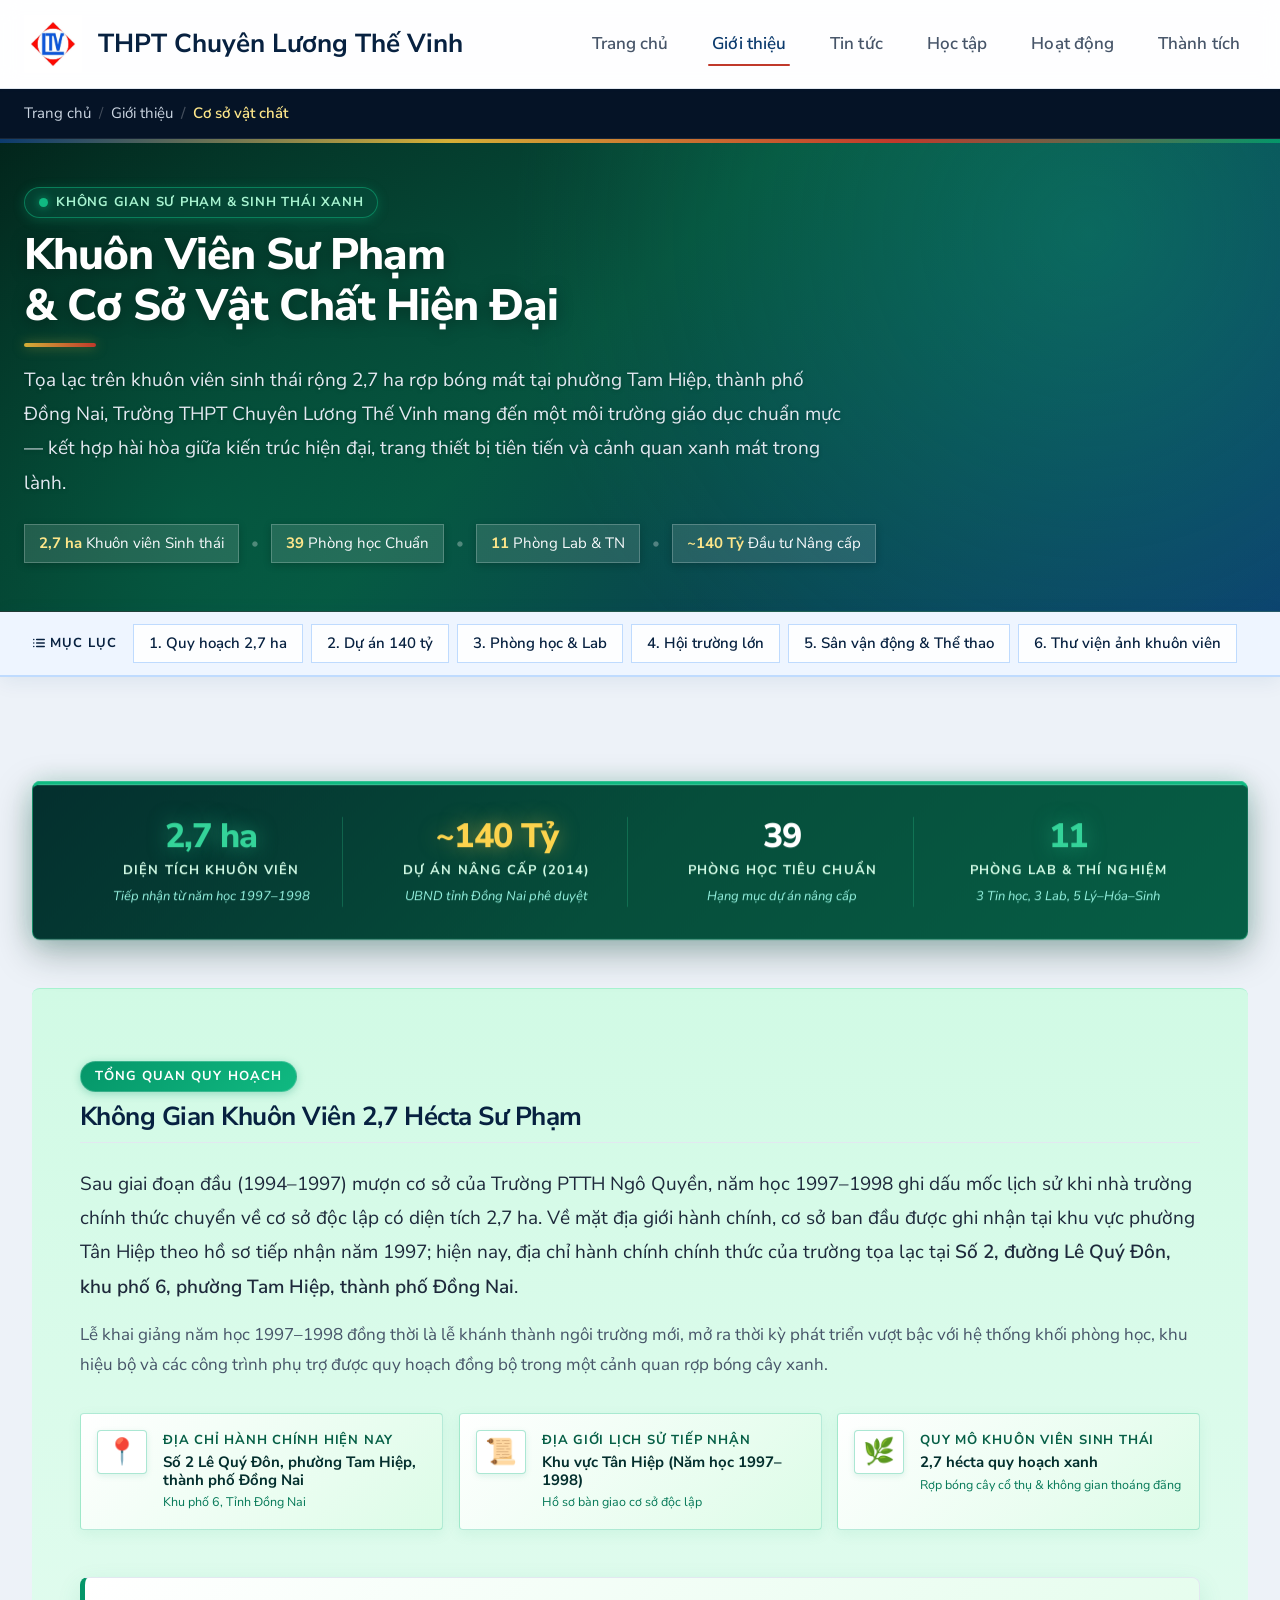
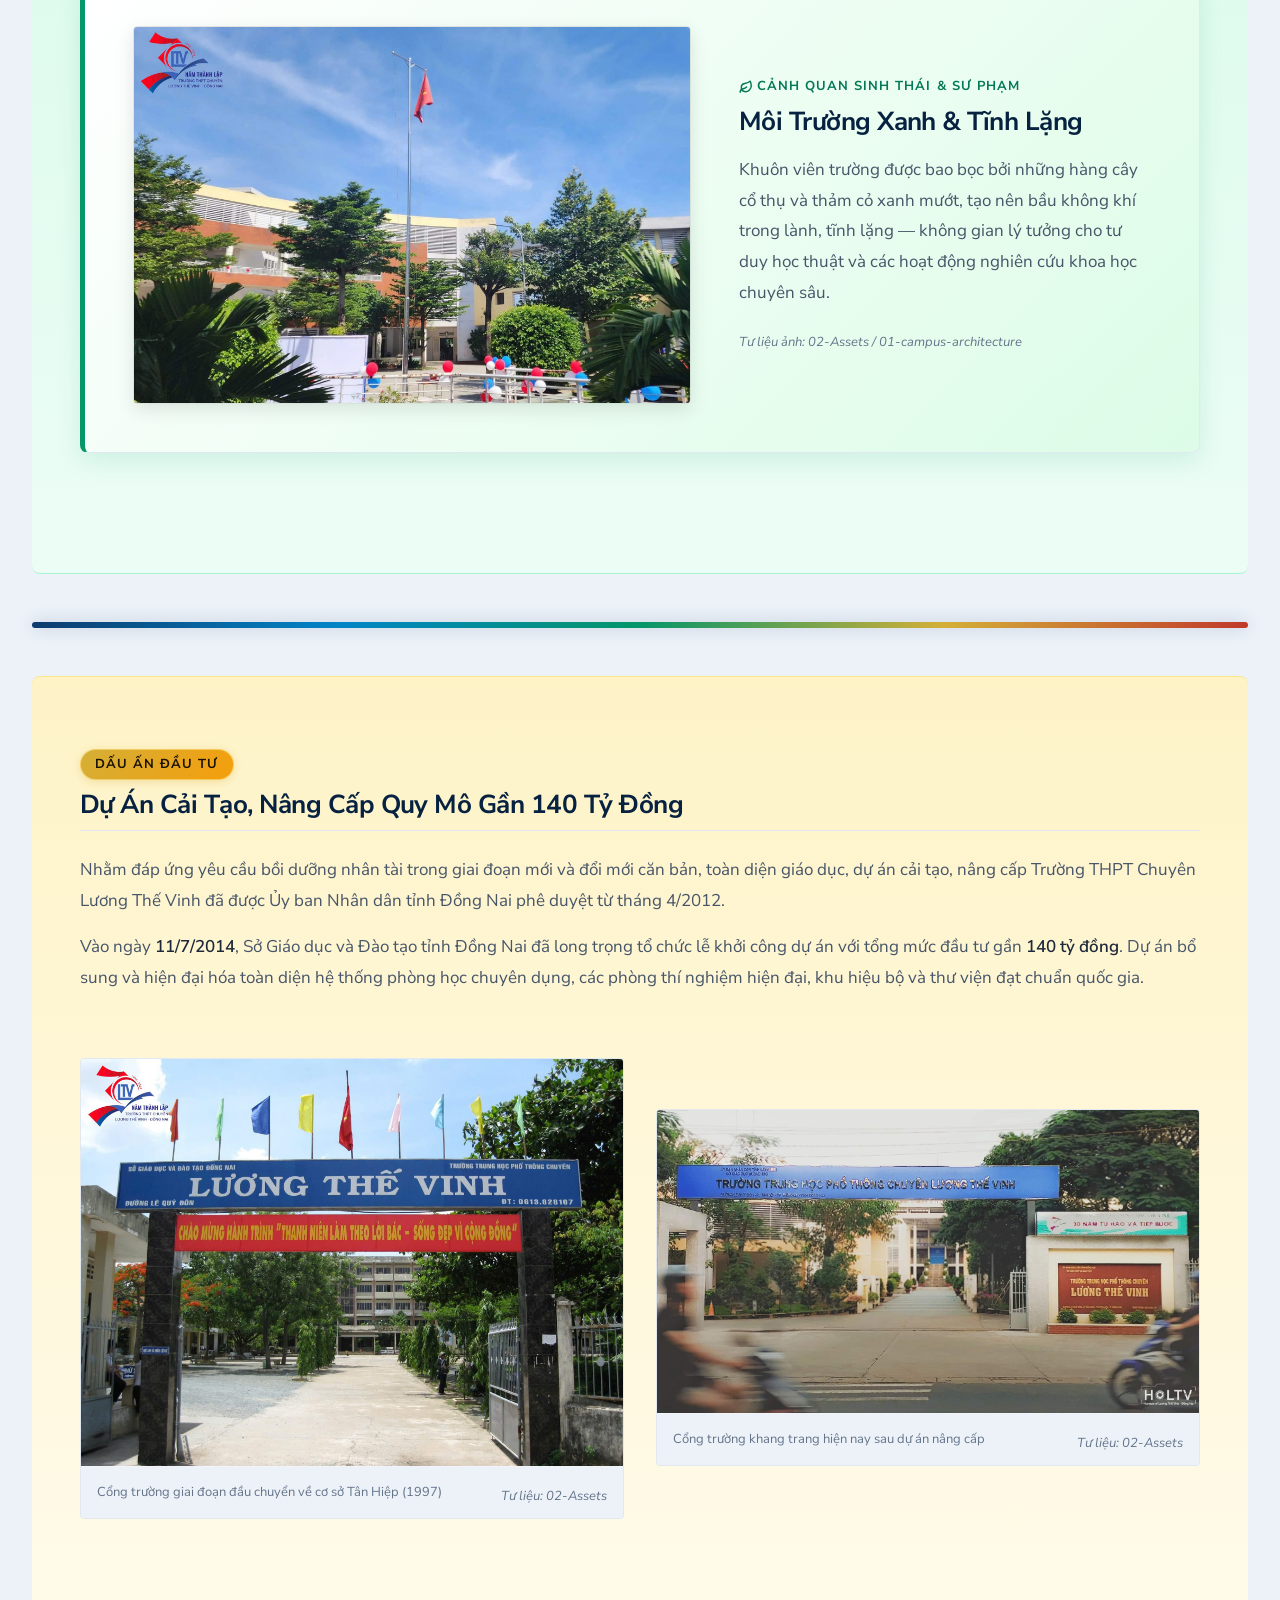
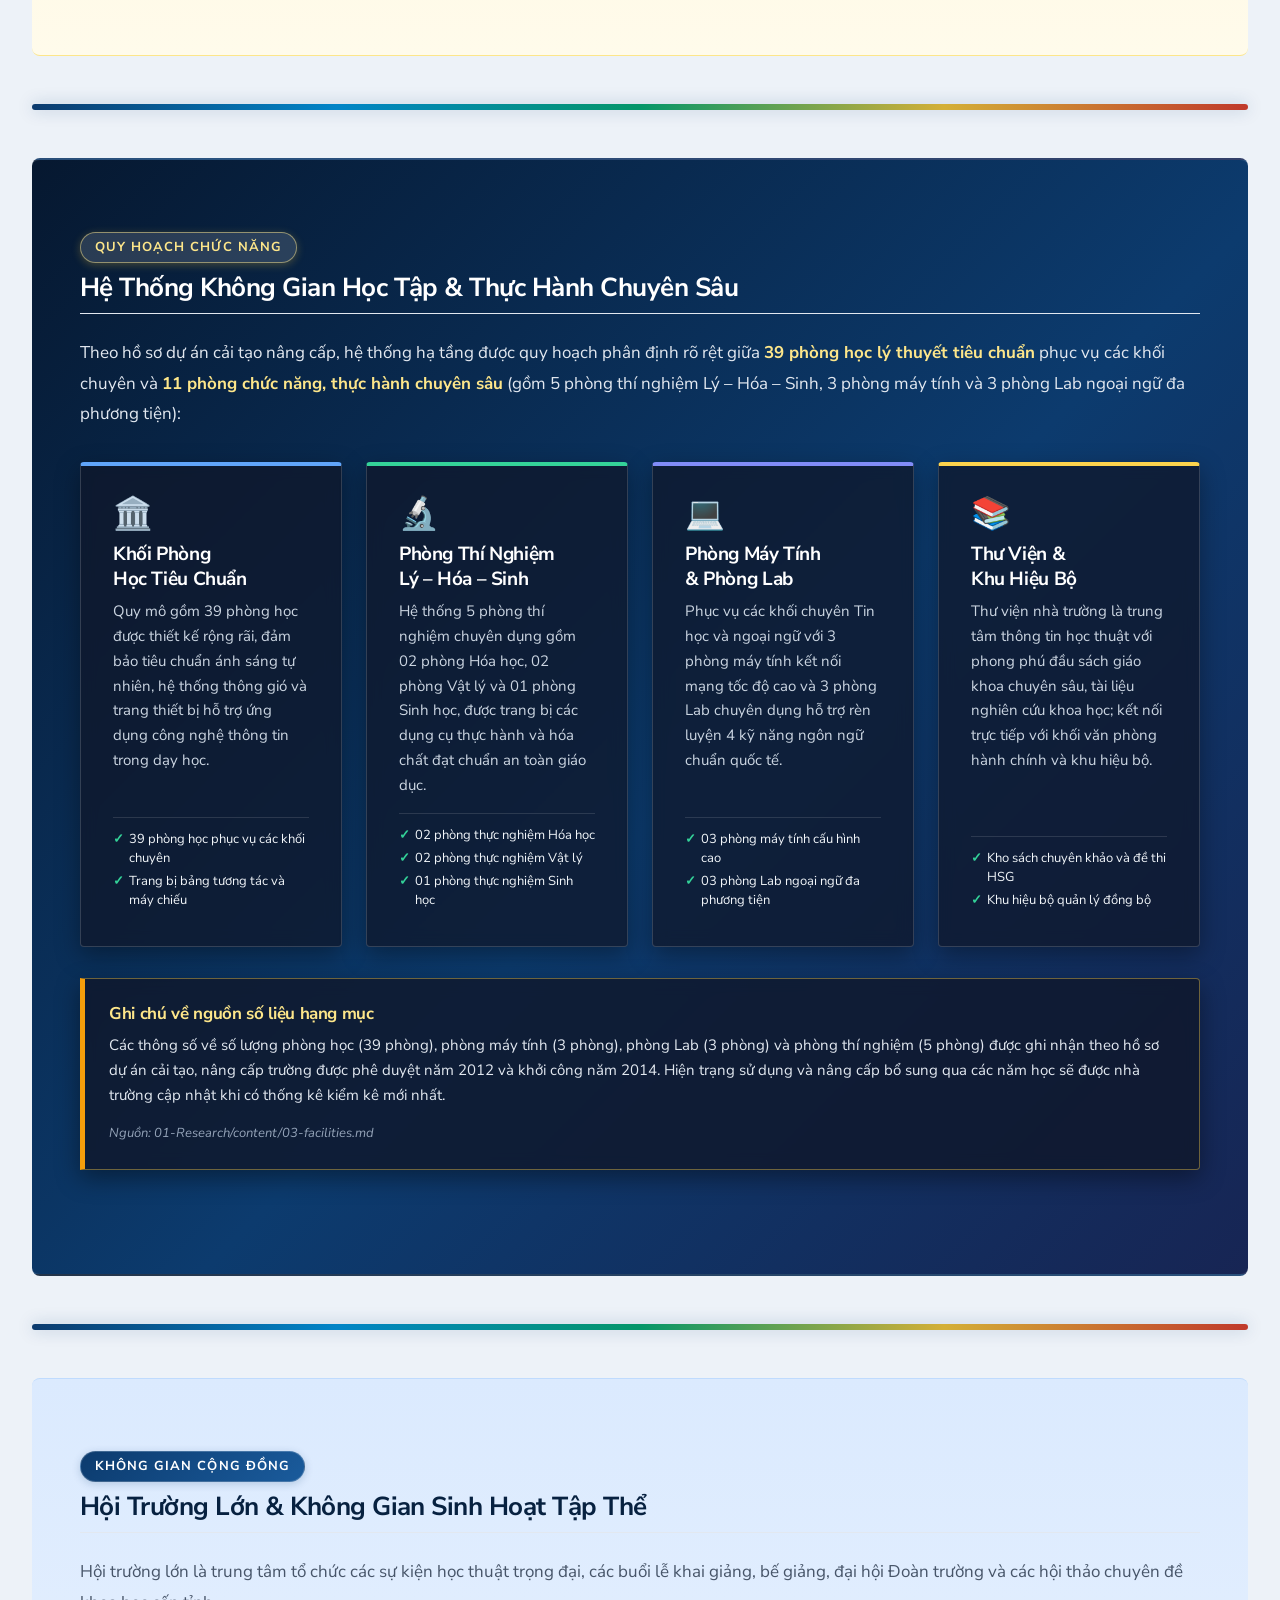
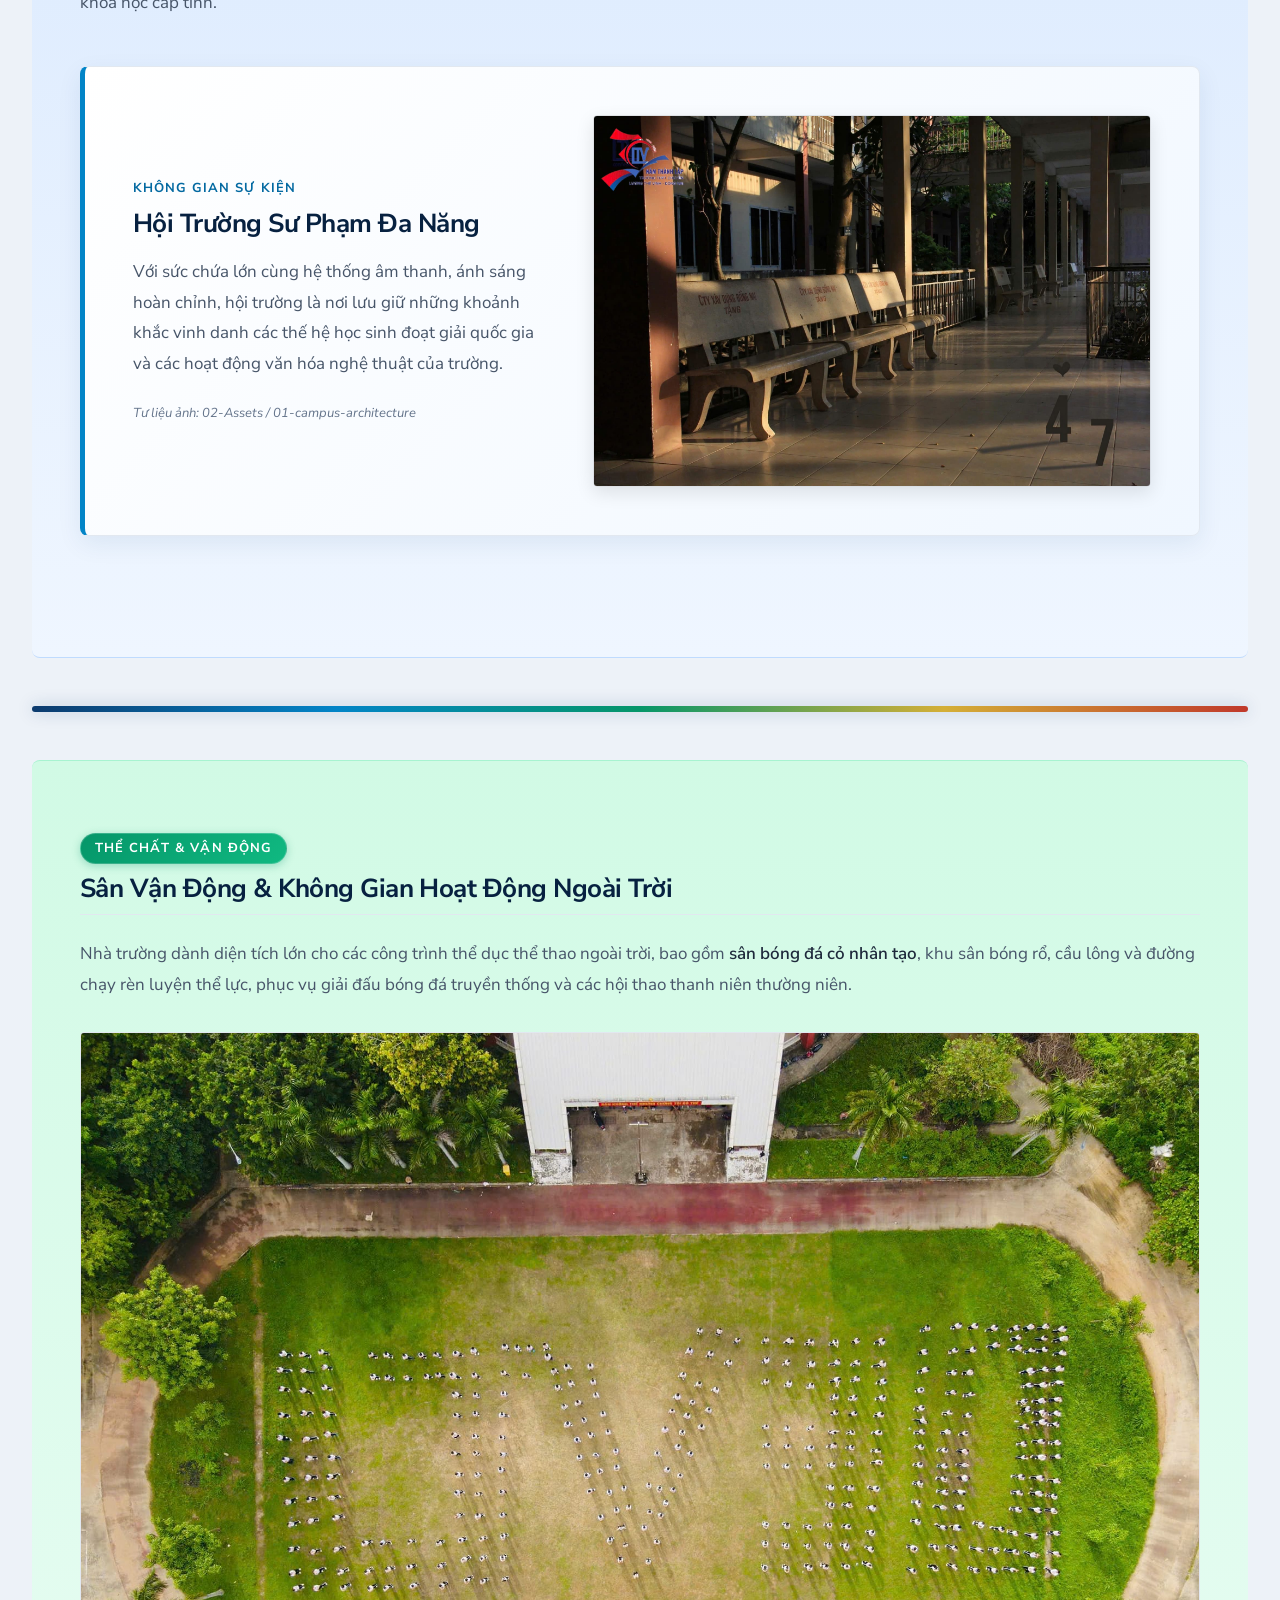
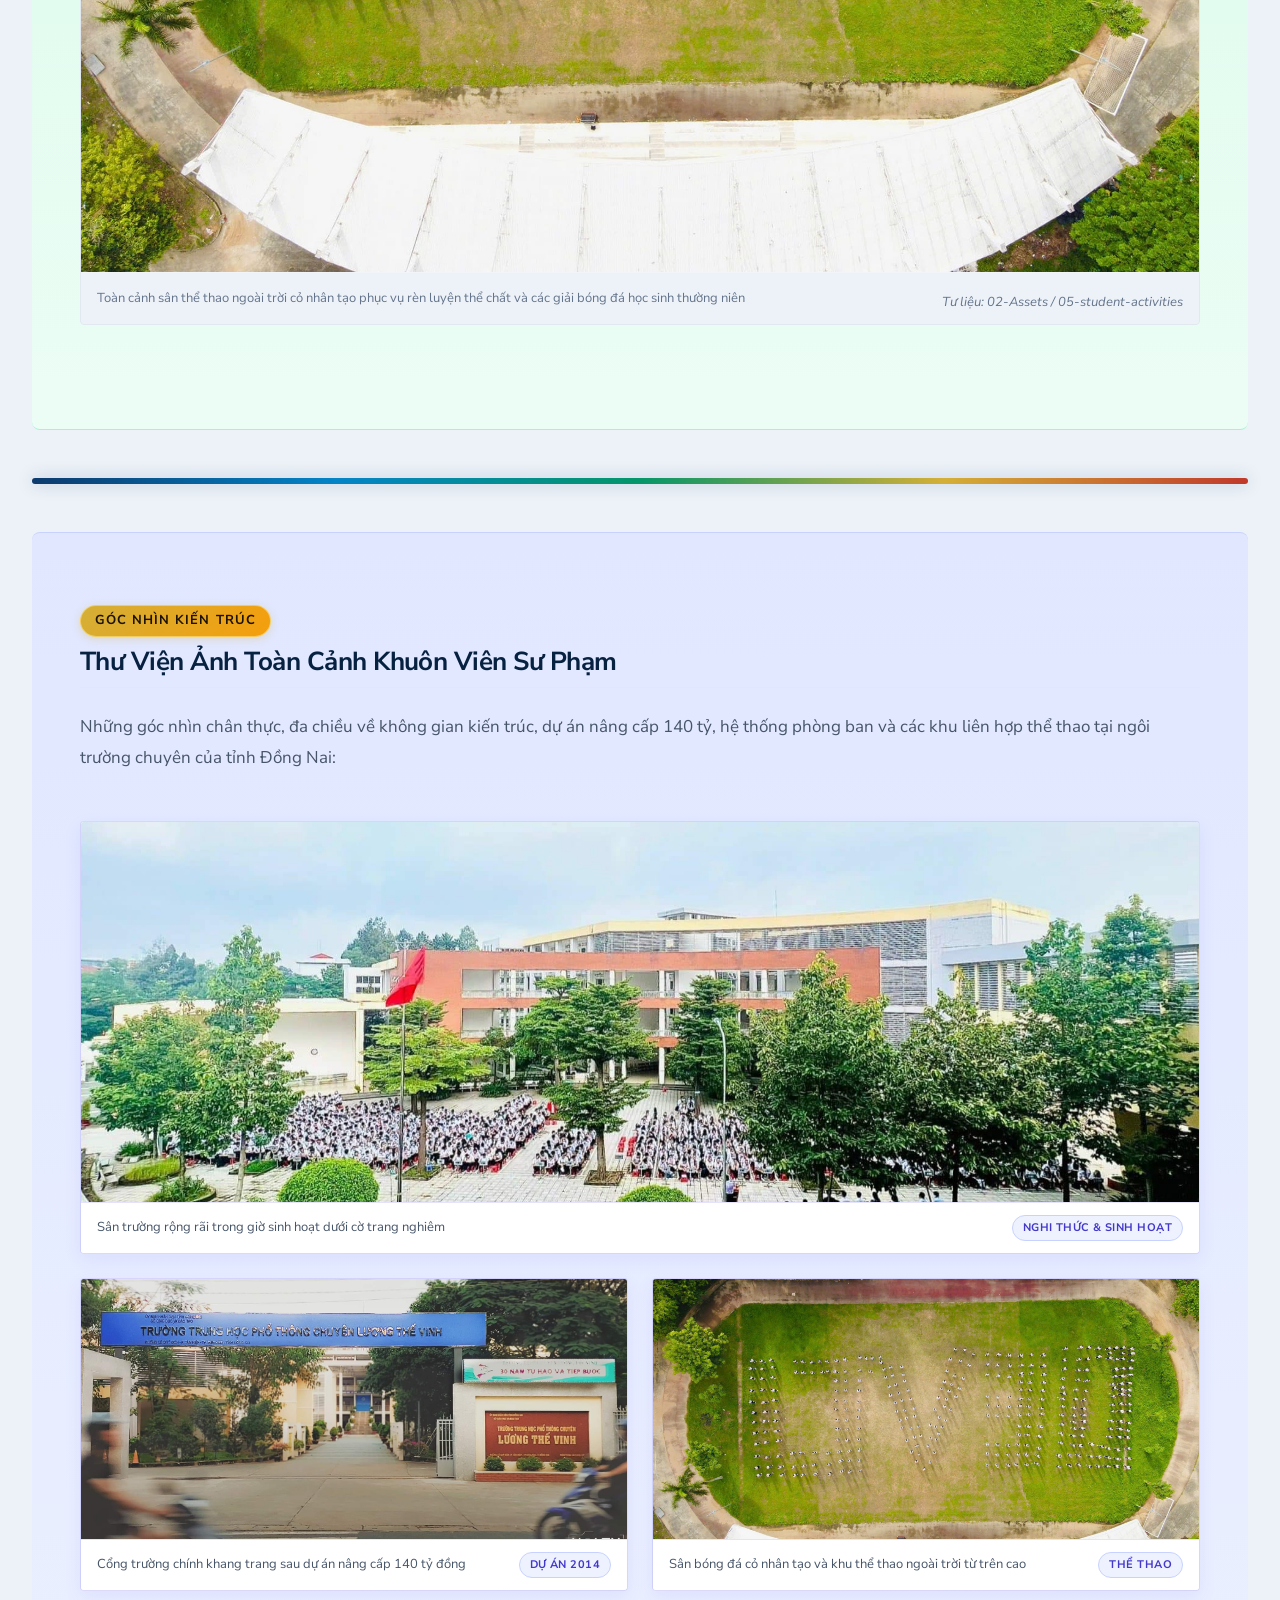
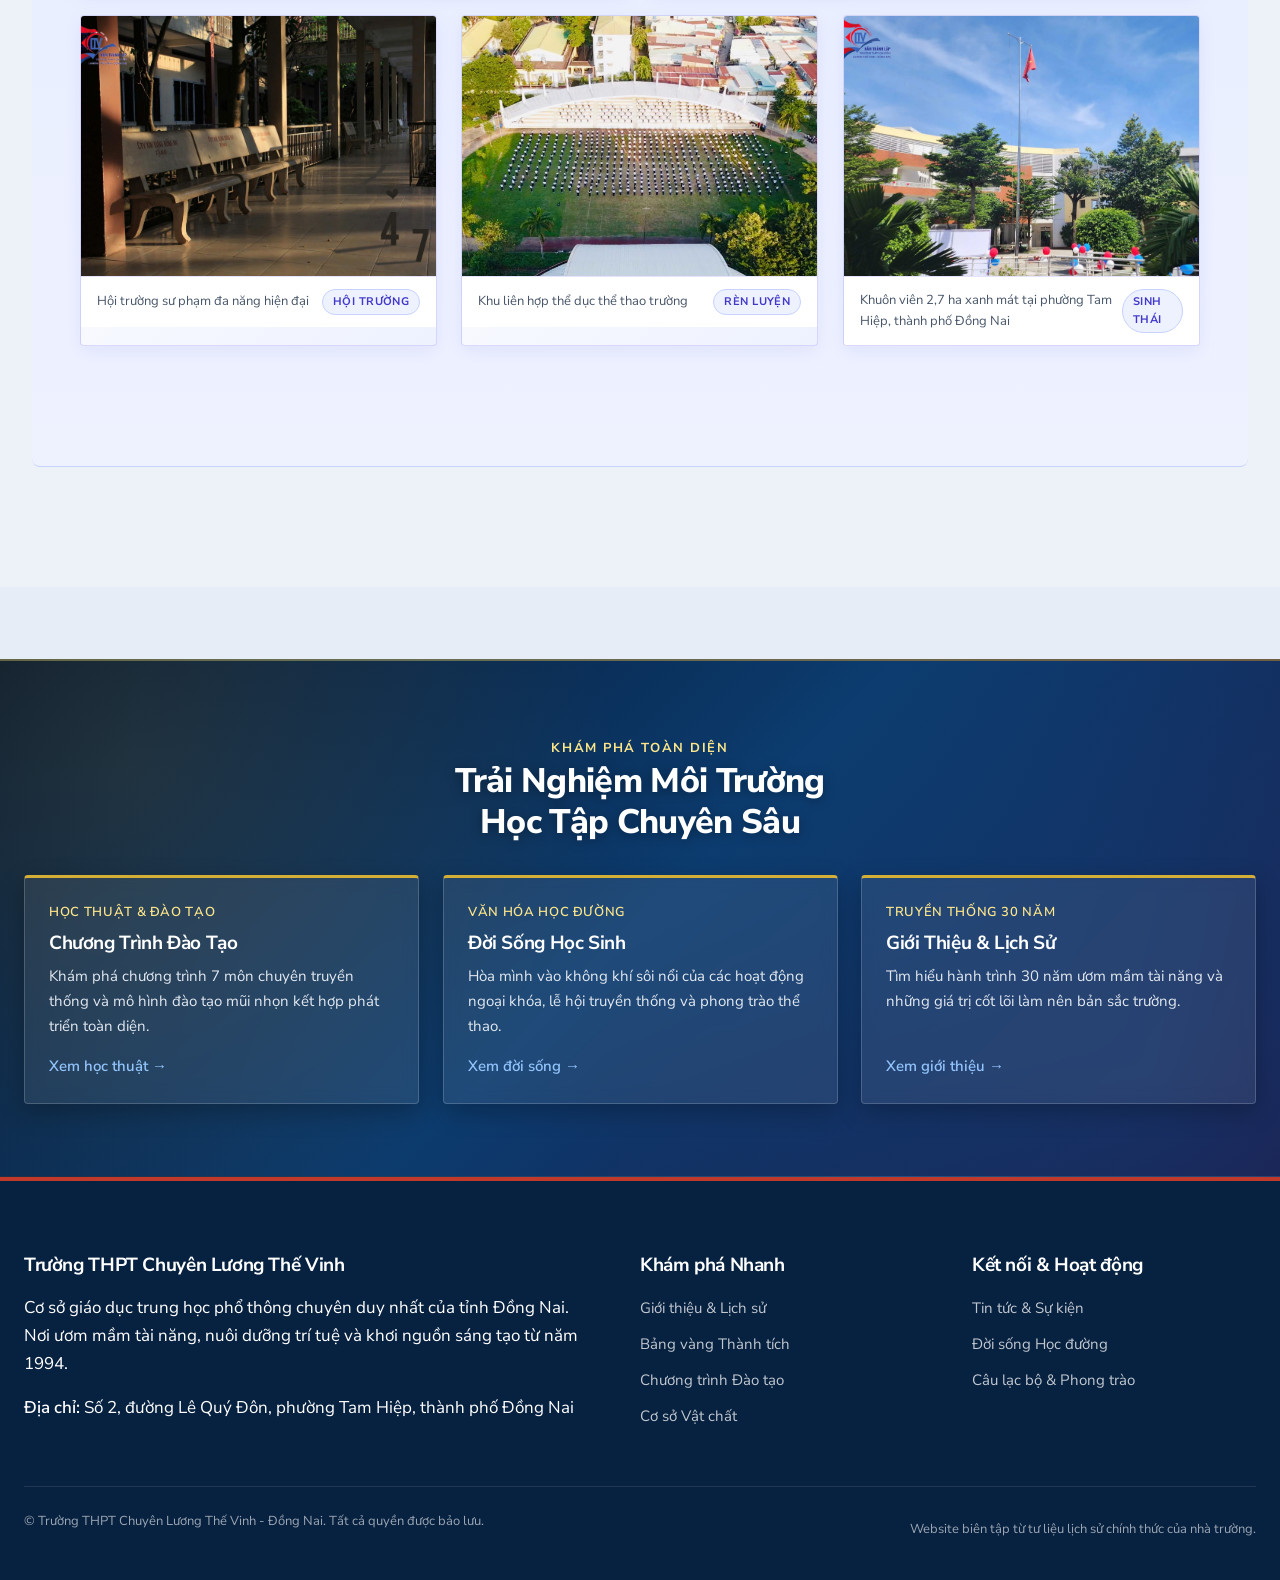
<file: pages/facilities.html>
<!DOCTYPE html>
<html lang="vi">
<head>
  <meta charset="UTF-8">
  <meta name="viewport" content="width=device-width, initial-scale=1.0">
  <meta name="description" content="Khuôn viên sinh thái 2,7 ha, hệ thống 39 phòng học, 11 phòng thực hành chuyên biệt, hội trường và sân vận động cỏ nhân tạo - Trường THPT Chuyên Lương Thế Vinh, tỉnh Đồng Nai.">
  <title>Cơ Sở Vật Chất - THPT Chuyên Lương Thế Vinh</title>

  <!-- Master Stylesheet & Facilities Page Stylesheet -->
  <link rel="stylesheet" href="../css/main.css">
  <link rel="stylesheet" href="../css/pages/facilities-page.css">
</head>
<body class="facilities-page">

  <!-- Pure CSS Scroll Progress Bar -->
  <div class="scroll-progress-bar" aria-hidden="true"></div>

  <!-- Site Header -->
  <header class="site-header">
    <div class="container">
      <div class="site-masthead">
        <div class="site-branding">
          <a href="../index.html" class="site-brand-link">
            <img src="../assets/images/logo.jpg"
                 alt="Logo Trường THPT Chuyên Lương Thế Vinh"
                 class="site-logo"
                 width="58" height="58">
            <span class="site-title">THPT Chuyên Lương Thế Vinh</span>
          </a>
        </div>
        <nav class="site-nav" aria-label="Điều hướng chính">
          <!-- Desktop Navigation -->
          <ul class="nav-list">
            <li><a href="../index.html" class="nav-link">Trang chủ</a></li>
            <li><a href="about.html" class="nav-link active">Giới thiệu</a></li>
            <li><a href="news.html" class="nav-link">Tin tức</a></li>
            <li><a href="academics.html" class="nav-link">Học tập</a></li>
            <li><a href="student-life.html" class="nav-link">Hoạt động</a></li>
            <li><a href="achievements.html" class="nav-link">Thành tích</a></li>
          </ul>

          <!-- Mobile Navigation Toggle -->
          <details class="nav-mobile-toggle">
            <summary class="nav-toggle-btn" aria-label="Mở menu điều hướng">
              <span class="nav-toggle-icon" aria-hidden="true"></span>
            </summary>
            <ul class="nav-mobile-list">
              <li><a href="../index.html" class="nav-mobile-link">Trang chủ</a></li>
              <li><a href="about.html" class="nav-mobile-link active">Giới thiệu</a></li>
              <li><a href="news.html" class="nav-mobile-link">Tin tức</a></li>
              <li><a href="academics.html" class="nav-mobile-link">Học tập</a></li>
              <li><a href="student-life.html" class="nav-mobile-link">Hoạt động</a></li>
              <li><a href="achievements.html" class="nav-mobile-link">Thành tích</a></li>
            </ul>
          </details>
        </nav>
      </div>
    </div>
  </header>

  <!-- Breadcrumb Navigation (Dark Companion Strip) -->
  <nav class="breadcrumb-nav" aria-label="Đường dẫn trang">
    <div class="page-container">
      <ol class="breadcrumb-list">
        <li class="breadcrumb-item"><a href="../index.html" class="breadcrumb-link">Trang chủ</a></li>
        <li class="breadcrumb-item"><a href="about.html" class="breadcrumb-link">Giới thiệu</a></li>
        <li class="breadcrumb-item" aria-current="page">Cơ sở vật chất</li>
      </ol>
    </div>
  </nav>

  <!-- Page Hero Banner with High-Contrast Emerald Signature (Phase 23) -->
  <header class="page-hero page-hero--emerald">
    <div class="page-container">
      <div class="page-hero__inner">
        <span class="page-hero__eyebrow">
          <span class="status-pulse-dot" aria-hidden="true"></span>
          Không gian sư phạm &amp; Sinh thái xanh
        </span>
        <h1 class="page-hero__title motion-stagger-title">Khuôn Viên Sư Phạm &amp; <span class="page-brand-nowrap">Cơ Sở Vật Chất Hiện Đại</span></h1>
        <p class="page-hero__description motion-stagger-lead">
          Tọa lạc trên khuôn viên sinh thái rộng 2,7 ha rợp bóng mát tại phường Tam Hiệp, thành phố Đồng Nai, Trường THPT Chuyên Lương Thế Vinh mang đến 
          một môi trường giáo dục chuẩn mực — kết hợp hài hòa giữa kiến trúc hiện đại, trang thiết bị tiên tiến và cảnh quan xanh mát trong lành.
        </p>
        <div class="facilities-hero__meta motion-stagger-1">
          <span class="facilities-hero__meta-item"><strong>2,7 ha</strong> Khuôn viên Sinh thái</span>
          <span class="facilities-hero__meta-divider" aria-hidden="true">•</span>
          <span class="facilities-hero__meta-item"><strong>39</strong> Phòng học Chuẩn</span>
          <span class="facilities-hero__meta-divider" aria-hidden="true">•</span>
          <span class="facilities-hero__meta-item"><strong>11</strong> Phòng Lab &amp; TN</span>
          <span class="facilities-hero__meta-divider" aria-hidden="true">•</span>
          <span class="facilities-hero__meta-item"><strong>~140 Tỷ</strong> Đầu tư Nâng cấp</span>
        </div>
      </div>
    </div>
  </header>

  <!-- Sticky Horizontal Subnav Bar for Fast Anchor Navigation -->
  <nav class="page-subnav" aria-label="Điều hướng nhanh trang Cơ sở vật chất">
    <div class="page-subnav__inner">
      <span class="page-subnav__label" aria-hidden="true">
        <svg width="14" height="14" viewBox="0 0 24 24" fill="none" stroke="currentColor" stroke-width="2.5" stroke-linecap="round" stroke-linejoin="round"><line x1="8" y1="6" x2="21" y2="6"></line><line x1="8" y1="12" x2="21" y2="12"></line><line x1="8" y1="18" x2="21" y2="18"></line><line x1="3" y1="6" x2="3.01" y2="6"></line><line x1="3" y1="12" x2="3.01" y2="12"></line><line x1="3" y1="18" x2="3.01" y2="18"></line></svg>
        Mục lục
      </span>
      <ul class="page-subnav__list">
        <li><a href="#tong-quan-khuon-vien" class="page-subnav__link">1. Quy hoạch 2,7 ha</a></li>
        <li><a href="#du-an-nang-cap" class="page-subnav__link">2. Dự án 140 tỷ</a></li>
        <li><a href="#khong-gian-chuyen-mon" class="page-subnav__link">3. Phòng học &amp; Lab</a></li>
        <li><a href="#hoi-truong-sinh-hoat" class="page-subnav__link">4. Hội trường lớn</a></li>
        <li><a href="#the-thao-ngoai-troi" class="page-subnav__link">5. Sân vận động &amp; Thể thao</a></li>
        <li><a href="#thu-vien-hinh-anh" class="page-subnav__link">6. Thư viện ảnh khuôn viên</a></li>
      </ul>
    </div>
  </nav>

  <!-- Main Content Area: Widescreen Full-Width Layout -->
  <main id="main-content" class="page-content-wrapper">
    <div class="page-container page-content--fullwidth">

      <!-- Metrics Strip: Verified Architecture & Renovation Stats -->
      <section class="facilities-page__metrics-strip motion-stagger-1" aria-label="Tóm tắt thông số cơ sở vật chất">
        <div class="facilities-page__metric-item">
          <div class="facilities-page__metric-number facilities-page__metric-number--emerald">2,7 ha</div>
          <div class="facilities-page__metric-label">Diện Tích Khuôn Viên</div>
          <p class="facilities-page__metric-sub">Tiếp nhận từ năm học 1997–1998</p>
        </div>
        <div class="facilities-page__metric-item">
          <div class="facilities-page__metric-number facilities-page__metric-number--gold">~140 Tỷ</div>
          <div class="facilities-page__metric-label">Dự Án Nâng Cấp (2014)</div>
          <p class="facilities-page__metric-sub">UBND tỉnh Đồng Nai phê duyệt</p>
        </div>
        <div class="facilities-page__metric-item">
          <div class="facilities-page__metric-number">39</div>
          <div class="facilities-page__metric-label">Phòng Học Tiêu Chuẩn</div>
          <p class="facilities-page__metric-sub">Hạng mục dự án nâng cấp</p>
        </div>
        <div class="facilities-page__metric-item">
          <div class="facilities-page__metric-number facilities-page__metric-number--emerald">11</div>
          <div class="facilities-page__metric-label">Phòng Lab &amp; Thí Nghiệm</div>
          <p class="facilities-page__metric-sub">3 Tin học, 3 Lab, 5 Lý–Hóa–Sinh</p>
        </div>
      </section>

      <!-- Section 1: Campus Overview & History (Emerald Band) -->
      <section id="tong-quan-khuon-vien" class="page-section section-band--emerald">
        <header class="page-section__header">
          <span class="section-kicker-pill section-kicker-pill--emerald">Tổng quan quy hoạch</span>
          <h2 class="page-section__title motion-stagger-title">Không Gian Khuôn Viên 2,7 Hécta Sư Phạm</h2>
        </header>
        <div class="page-prose motion-stagger-lead">
          <p class="editorial-lead">
            Sau giai đoạn đầu (1994–1997) mượn cơ sở của Trường PTTH Ngô Quyền, năm học 1997–1998 ghi dấu mốc lịch sử 
            khi nhà trường chính thức chuyển về cơ sở độc lập có diện tích 2,7 ha. Về mặt địa giới hành chính, cơ sở ban đầu 
            được ghi nhận tại khu vực phường Tân Hiệp theo hồ sơ tiếp nhận năm 1997; hiện nay, địa chỉ hành chính chính thức của trường 
            tọa lạc tại <strong>Số 2, đường Lê Quý Đôn, khu phố 6, phường Tam Hiệp, thành phố Đồng Nai</strong>.
          </p>
          <p>
            Lễ khai giảng năm học 1997–1998 đồng thời là lễ khánh thành ngôi trường mới, mở ra thời kỳ phát triển vượt bậc 
            với hệ thống khối phòng học, khu hiệu bộ và các công trình phụ trợ được quy hoạch đồng bộ trong một cảnh quan rợp bóng cây xanh.
          </p>
        </div>

        <!-- Campus Facts Summary Banner -->
        <div class="facilities-page__facts-banner" aria-label="Thông tin quy hoạch và địa chỉ hành chính">
          <div class="facilities-page__fact-card motion-stagger-1">
            <span class="facilities-page__fact-icon" aria-hidden="true">📍</span>
            <div class="facilities-page__fact-body">
              <span class="facilities-page__fact-label">Địa chỉ hành chính hiện nay</span>
              <span class="facilities-page__fact-value">Số 2 Lê Quý Đôn, phường Tam Hiệp, thành phố Đồng Nai</span>
              <span class="facilities-page__fact-sub">Khu phố 6, Tỉnh Đồng Nai</span>
            </div>
          </div>
          <div class="facilities-page__fact-card motion-stagger-2">
            <span class="facilities-page__fact-icon" aria-hidden="true">📜</span>
            <div class="facilities-page__fact-body">
              <span class="facilities-page__fact-label">Địa giới lịch sử tiếp nhận</span>
              <span class="facilities-page__fact-value">Khu vực Tân Hiệp (Năm học 1997–1998)</span>
              <span class="facilities-page__fact-sub">Hồ sơ bàn giao cơ sở độc lập</span>
            </div>
          </div>
          <div class="facilities-page__fact-card motion-stagger-3">
            <span class="facilities-page__fact-icon" aria-hidden="true">🌿</span>
            <div class="facilities-page__fact-body">
              <span class="facilities-page__fact-label">Quy mô khuôn viên sinh thái</span>
              <span class="facilities-page__fact-value">2,7 hécta quy hoạch xanh</span>
              <span class="facilities-page__fact-sub">Rợp bóng cây cổ thụ &amp; không gian thoáng đãng</span>
            </div>
          </div>
        </div>

        <!-- Asymmetrical Architecture Feature: Campus Yard -->
        <div class="facilities-page__feature-block facilities-page__feature-block--emerald motion-stagger-4">
          <div class="facilities-page__feature-media motion-stagger-img">
            <img src="../assets/images/the-campus-yard.jpg"
                 alt="Khuôn viên sân trường rợp bóng mát cây xanh tại THPT Chuyên Lương Thế Vinh"
                 width="2048" height="1384"
                 loading="lazy">
          </div>
          <div class="facilities-page__feature-content">
            <span class="facilities-page__feature-tag">
              <svg width="14" height="14" viewBox="0 0 24 24" fill="none" stroke="currentColor" stroke-width="2.5" stroke-linecap="round" stroke-linejoin="round"><path d="M11 20A7 7 0 0 1 9.8 6.1C15.5 5 17 4.48 19 2c1 2 2 4.18 2 8 0 5.5-4.78 10-10 10Z"/><path d="M2 21c0-3 1.85-5.36 5.08-6C9.5 14.52 12 13 13 12"/></svg>
              Cảnh quan sinh thái &amp; Sư phạm
            </span>
            <h3 class="facilities-page__feature-title">Môi Trường Xanh &amp; Tĩnh Lặng</h3>
            <p class="facilities-page__feature-text">
              Khuôn viên trường được bao bọc bởi những hàng cây cổ thụ và thảm cỏ xanh mướt, tạo nên bầu không khí trong lành, 
              tĩnh lặng — không gian lý tưởng cho tư duy học thuật và các hoạt động nghiên cứu khoa học chuyên sâu.
            </p>
            <div class="citation-note">Tư liệu ảnh: 02-Assets / 01-campus-architecture</div>
          </div>
        </div>
      </section>

      <!-- Section Divider Prism Bar -->
      <div class="section-divider-prism" aria-hidden="true"></div>

      <!-- Section 2: Historical Renovation Project (Warm Gold Band) -->
      <section id="du-an-nang-cap" class="page-section section-band--warm">
        <header class="page-section__header">
          <span class="section-kicker-pill section-kicker-pill--gold">Dấu ấn đầu tư</span>
          <h2 class="page-section__title motion-stagger-title">Dự Án Cải Tạo, Nâng Cấp Quy Mô Gần 140 Tỷ Đồng</h2>
        </header>
        <div class="page-prose motion-stagger-lead">
          <p>
            Nhằm đáp ứng yêu cầu bồi dưỡng nhân tài trong giai đoạn mới và đổi mới căn bản, toàn diện giáo dục, 
            dự án cải tạo, nâng cấp Trường THPT Chuyên Lương Thế Vinh đã được Ủy ban Nhân dân tỉnh Đồng Nai phê duyệt từ tháng 4/2012.
          </p>
          <p>
            Vào ngày <strong>11/7/2014</strong>, Sở Giáo dục và Đào tạo tỉnh Đồng Nai đã long trọng tổ chức lễ khởi công dự án 
            với tổng mức đầu tư gần <strong>140 tỷ đồng</strong>. Dự án bổ sung và hiện đại hóa toàn diện hệ thống phòng học chuyên dụng, 
            các phòng thí nghiệm hiện đại, khu hiệu bộ và thư viện đạt chuẩn quốc gia.
          </p>
        </div>

        <!-- Cổng trường Xưa và Nay -->
        <div class="editorial-split">
          <figure class="editorial-figure motion-stagger-1">
            <img src="../assets/images/school-gate-old.jpg"
                 alt="Cổng trường THPT Chuyên Lương Thế Vinh trước khi cải tạo nâng cấp"
                 width="2048" height="1536"
                 loading="lazy">
            <figcaption class="editorial-figure__caption">
              <span>Cổng trường giai đoạn đầu chuyển về cơ sở Tân Hiệp (1997)</span>
              <span class="citation-note">Tư liệu: 02-Assets</span>
            </figcaption>
          </figure>
          <figure class="editorial-figure motion-stagger-2">
            <img src="../assets/images/school-gate-new.jpg"
                 alt="Cổng trường THPT Chuyên Lương Thế Vinh khang trang hiện nay"
                 width="1719" height="960"
                 loading="lazy">
            <figcaption class="editorial-figure__caption">
              <span>Cổng trường khang trang hiện nay sau dự án nâng cấp</span>
              <span class="citation-note">Tư liệu: 02-Assets</span>
            </figcaption>
          </figure>
        </div>
      </section>

      <!-- Section Divider Prism Bar -->
      <div class="section-divider-prism" aria-hidden="true"></div>

      <!-- Section 3: Learning Spaces & Laboratories (Deep Navy Band) -->
      <section id="khong-gian-chuyen-mon" class="page-section section-band--navy">
        <header class="page-section__header">
          <span class="section-kicker-pill section-kicker-pill--gold">Quy hoạch chức năng</span>
          <h2 class="page-section__title motion-stagger-title">Hệ Thống Không Gian Học Tập &amp; Thực Hành Chuyên Sâu</h2>
        </header>
        <div class="page-prose motion-stagger-lead">
          <p>
            Theo hồ sơ dự án cải tạo nâng cấp, hệ thống hạ tầng được quy hoạch phân định rõ rệt giữa <strong>39 phòng học lý thuyết tiêu chuẩn</strong> phục vụ các khối chuyên và <strong>11 phòng chức năng, thực hành chuyên sâu</strong> (gồm 5 phòng thí nghiệm Lý – Hóa – Sinh, 3 phòng máy tính và 3 phòng Lab ngoại ngữ đa phương tiện):
          </p>
        </div>

        <!-- Functional Spaces 4-Column Grid -->
        <div class="facilities-page__spaces-grid">
          <article class="facilities-page__space-card motion-stagger-1">
            <div class="facilities-page__space-icon" aria-hidden="true">🏛️</div>
            <h3 class="facilities-page__space-title">Khối Phòng Học Tiêu Chuẩn</h3>
            <p class="facilities-page__space-desc">
              Quy mô gồm 39 phòng học được thiết kế rộng rãi, đảm bảo tiêu chuẩn ánh sáng tự nhiên, 
              hệ thống thông gió và trang thiết bị hỗ trợ ứng dụng công nghệ thông tin trong dạy học.
            </p>
            <ul class="facilities-page__space-list">
              <li class="facilities-page__space-item">39 phòng học phục vụ các khối chuyên</li>
              <li class="facilities-page__space-item">Trang bị bảng tương tác và máy chiếu</li>
            </ul>
          </article>

          <article class="facilities-page__space-card facilities-page__space-card--emerald motion-stagger-2">
            <div class="facilities-page__space-icon" aria-hidden="true">🔬</div>
            <h3 class="facilities-page__space-title">Phòng Thí Nghiệm Lý – Hóa – Sinh</h3>
            <p class="facilities-page__space-desc">
              Hệ thống 5 phòng thí nghiệm chuyên dụng gồm 02 phòng Hóa học, 02 phòng Vật lý và 01 phòng Sinh học, 
              được trang bị các dụng cụ thực hành và hóa chất đạt chuẩn an toàn giáo dục.
            </p>
            <ul class="facilities-page__space-list">
              <li class="facilities-page__space-item">02 phòng thực nghiệm Hóa học</li>
              <li class="facilities-page__space-item">02 phòng thực nghiệm Vật lý</li>
              <li class="facilities-page__space-item">01 phòng thực nghiệm Sinh học</li>
            </ul>
          </article>

          <article class="facilities-page__space-card facilities-page__space-card--indigo motion-stagger-3">
            <div class="facilities-page__space-icon" aria-hidden="true">💻</div>
            <h3 class="facilities-page__space-title">Phòng Máy Tính &amp; Phòng Lab</h3>
            <p class="facilities-page__space-desc">
              Phục vụ các khối chuyên Tin học và ngoại ngữ với 3 phòng máy tính kết nối mạng tốc độ cao 
              và 3 phòng Lab chuyên dụng hỗ trợ rèn luyện 4 kỹ năng ngôn ngữ chuẩn quốc tế.
            </p>
            <ul class="facilities-page__space-list">
              <li class="facilities-page__space-item">03 phòng máy tính cấu hình cao</li>
              <li class="facilities-page__space-item">03 phòng Lab ngoại ngữ đa phương tiện</li>
            </ul>
          </article>

          <article class="facilities-page__space-card facilities-page__space-card--gold motion-stagger-4">
            <div class="facilities-page__space-icon" aria-hidden="true">📚</div>
            <h3 class="facilities-page__space-title">Thư Viện &amp; Khu Hiệu Bộ</h3>
            <p class="facilities-page__space-desc">
              Thư viện nhà trường là trung tâm thông tin học thuật với phong phú đầu sách giáo khoa chuyên sâu, 
              tài liệu nghiên cứu khoa học; kết nối trực tiếp với khối văn phòng hành chính và khu hiệu bộ.
            </p>
            <ul class="facilities-page__space-list">
              <li class="facilities-page__space-item">Kho sách chuyên khảo và đề thi HSG</li>
              <li class="facilities-page__space-item">Khu hiệu bộ quản lý đồng bộ</li>
            </ul>
          </article>
        </div>

        <!-- Callout Note on Source Data -->
        <div class="callout-box motion-stagger-5">
          <h4 class="callout-box__title">Ghi chú về nguồn số liệu hạng mục</h4>
          <p class="callout-box__content">
            Các thông số về số lượng phòng học (39 phòng), phòng máy tính (3 phòng), phòng Lab (3 phòng) và phòng thí nghiệm (5 phòng) 
            được ghi nhận theo hồ sơ dự án cải tạo, nâng cấp trường được phê duyệt năm 2012 và khởi công năm 2014. 
            Hiện trạng sử dụng và nâng cấp bổ sung qua các năm học sẽ được nhà trường cập nhật khi có thống kê kiểm kê mới nhất.
          </p>
          <div class="citation-note">Nguồn: 01-Research/content/03-facilities.md</div>
        </div>
      </section>

      <!-- Section Divider Prism Bar -->
      <div class="section-divider-prism" aria-hidden="true"></div>

      <!-- Section 4: Hall & Multi-Purpose Spaces (Cool Sapphire Band) -->
      <section id="hoi-truong-sinh-hoat" class="page-section section-band--cool">
        <header class="page-section__header">
          <span class="section-kicker-pill">Không gian cộng đồng</span>
          <h2 class="page-section__title motion-stagger-title">Hội Trường Lớn &amp; Không Gian Sinh Hoạt Tập Thể</h2>
        </header>
        <div class="page-prose motion-stagger-lead">
          <p>
            Hội trường lớn là trung tâm tổ chức các sự kiện học thuật trọng đại, các buổi lễ khai giảng, bế giảng, 
            đại hội Đoàn trường và các hội thảo chuyên đề khoa học cấp tỉnh.
          </p>
        </div>

        <!-- Hall Image Feature -->
        <div class="facilities-page__feature-block facilities-page__feature-block--reverse motion-stagger-1">
          <div class="facilities-page__feature-content">
            <span class="facilities-page__feature-tag facilities-page__feature-tag--blue">Không gian sự kiện</span>
            <h3 class="facilities-page__feature-title">Hội Trường Sư Phạm Đa Năng</h3>
            <p class="facilities-page__feature-text">
              Với sức chứa lớn cùng hệ thống âm thanh, ánh sáng hoàn chỉnh, hội trường là nơi lưu giữ 
              những khoảnh khắc vinh danh các thế hệ học sinh đoạt giải quốc gia và các hoạt động văn hóa nghệ thuật của trường.
            </p>
            <div class="citation-note">Tư liệu ảnh: 02-Assets / 01-campus-architecture</div>
          </div>
          <div class="facilities-page__feature-media motion-stagger-img">
            <img src="../assets/images/school-hall.jpg"
                 alt="Toàn cảnh không gian hội trường lớn Trường THPT Chuyên Lương Thế Vinh"
                 width="2048" height="1365"
                 loading="lazy">
          </div>
        </div>
      </section>

      <!-- Section Divider Prism Bar -->
      <div class="section-divider-prism" aria-hidden="true"></div>

      <!-- Section 5: Sports Facilities & Outdoor Grounds (Emerald Band) -->
      <section id="the-thao-ngoai-troi" class="page-section section-band--emerald">
        <header class="page-section__header">
          <span class="section-kicker-pill section-kicker-pill--emerald">Thể chất &amp; Vận động</span>
          <h2 class="page-section__title motion-stagger-title">Sân Vận Động &amp; Không Gian Hoạt Động Ngoài Trời</h2>
        </header>
        <div class="page-prose motion-stagger-lead">
          <p>
            Nhà trường dành diện tích lớn cho các công trình thể dục thể thao ngoài trời, bao gồm <strong>sân bóng đá cỏ nhân tạo</strong>, 
            khu sân bóng rổ, cầu lông và đường chạy rèn luyện thể lực, phục vụ giải đấu bóng đá truyền thống và các hội thao thanh niên thường niên.
          </p>
        </div>

        <!-- Sports Aerial Figure -->
        <figure class="editorial-figure motion-stagger-img">
          <img src="../assets/images/activity-school-field-aerial-01.jpg"
               alt="Góc nhìn trên cao sân bóng đá cỏ nhân tạo và khu liên hợp thể dục thể thao trường THPT Chuyên Lương Thế Vinh"
               width="2048" height="1536"
               loading="lazy">
          <figcaption class="editorial-figure__caption">
            <span>Toàn cảnh sân thể thao ngoài trời cỏ nhân tạo phục vụ rèn luyện thể chất và các giải bóng đá học sinh thường niên</span>
            <span class="citation-note">Tư liệu: 02-Assets / 05-student-activities</span>
          </figcaption>
        </figure>
      </section>

      <!-- Section Divider Prism Bar -->
      <div class="section-divider-prism" aria-hidden="true"></div>

      <!-- Section 6: Balanced Panoramic Editorial Gallery (Indigo Band) -->
      <section id="thu-vien-hinh-anh" class="page-section section-band--indigo">
        <header class="page-section__header">
          <span class="section-kicker-pill section-kicker-pill--gold">Góc nhìn kiến trúc</span>
          <h2 class="page-section__title motion-stagger-title">Thư Viện Ảnh Toàn Cảnh Khuôn Viên Sư Phạm</h2>
        </header>
        <div class="page-prose motion-stagger-lead">
          <p>
            Những góc nhìn chân thực, đa chiều về không gian kiến trúc, dự án nâng cấp 140 tỷ, hệ thống phòng ban và các khu liên hợp thể thao tại ngôi trường chuyên của tỉnh Đồng Nai:
          </p>
        </div>

        <!-- Balanced Panoramic Photo Gallery Grid -->
        <div class="facilities-page__gallery">
          <!-- Item 1: Full-width Hero Panorama -->
          <div class="facilities-page__gallery-item facilities-page__gallery-item--span-12 motion-stagger-img">
            <img src="../assets/images/the-campus-during-monday-morning-school-assembly.jpg"
                 alt="Sân trường trong giờ chào cờ đầu tuần trang nghiêm"
                 class="facilities-page__gallery-img"
                 width="2048" height="622"
                 loading="lazy">
            <div class="facilities-page__gallery-caption">
              <span>Sân trường rộng rãi trong giờ sinh hoạt dưới cờ trang nghiêm</span>
              <span class="facilities-page__gallery-tag">Nghi thức &amp; Sinh hoạt</span>
            </div>
          </div>

          <!-- Item 2: Upgraded Gate (Span 6) -->
          <div class="facilities-page__gallery-item facilities-page__gallery-item--span-6 motion-stagger-1">
            <img src="../assets/images/school-gate-new.jpg"
                 alt="Cổng trường khang trang hiện nay"
                 class="facilities-page__gallery-img"
                 width="1719" height="960"
                 loading="lazy">
            <div class="facilities-page__gallery-caption">
              <span>Cổng trường chính khang trang sau dự án nâng cấp 140 tỷ đồng</span>
              <span class="facilities-page__gallery-tag">Dự án 2014</span>
            </div>
          </div>

          <!-- Item 3: Sports Field Aerial (Span 6) -->
          <div class="facilities-page__gallery-item facilities-page__gallery-item--span-6 motion-stagger-2">
            <img src="../assets/images/activity-school-field-aerial-01.jpg"
                 alt="Không gian sân bóng đá cỏ nhân tạo và thể thao ngoài trời nhìn từ trên cao"
                 class="facilities-page__gallery-img"
                 width="2048" height="1536"
                 loading="lazy">
            <div class="facilities-page__gallery-caption">
              <span>Sân bóng đá cỏ nhân tạo và khu thể thao ngoài trời từ trên cao</span>
              <span class="facilities-page__gallery-tag">Thể thao</span>
            </div>
          </div>

          <!-- Item 4: School Hall (Span 4) -->
          <div class="facilities-page__gallery-item facilities-page__gallery-item--span-4 motion-stagger-3">
            <img src="../assets/images/school-hall.jpg"
                 alt="Không gian hội trường sư phạm lớn"
                 class="facilities-page__gallery-img"
                 width="2048" height="1365"
                 loading="lazy">
            <div class="facilities-page__gallery-caption">
              <span>Hội trường sư phạm đa năng hiện đại</span>
              <span class="facilities-page__gallery-tag">Hội trường</span>
            </div>
          </div>

          <!-- Item 5: Sports Complex Aerial (Span 4) -->
          <div class="facilities-page__gallery-item facilities-page__gallery-item--span-4 motion-stagger-4">
            <img src="../assets/images/activity-school-field-aerial-02.jpg"
                 alt="Khu liên hợp thể thao và hoạt động học đường"
                 class="facilities-page__gallery-img"
                 width="1698" height="898"
                 loading="lazy">
            <div class="facilities-page__gallery-caption">
              <span>Khu liên hợp thể dục thể thao trường</span>
              <span class="facilities-page__gallery-tag">Rèn luyện</span>
            </div>
          </div>

          <!-- Item 6: Campus Yard (Span 4) -->
          <div class="facilities-page__gallery-item facilities-page__gallery-item--span-4 motion-stagger-5">
            <img src="../assets/images/the-campus-yard.jpg"
                 alt="Khuôn viên rợp bóng mát cây xanh"
                 class="facilities-page__gallery-img"
                 width="2048" height="1384"
                 loading="lazy">
            <div class="facilities-page__gallery-caption">
              <span>Khuôn viên 2,7 ha xanh mát tại phường Tam Hiệp, thành phố Đồng Nai</span>
              <span class="facilities-page__gallery-tag">Sinh thái</span>
            </div>
          </div>
        </div>
      </section>

    </div>
  </main>

  <!-- Pathway CTA: Next Steps (Styled automatically by page-layout.css as dark navy band) -->
  <section class="page-pathway" aria-label="Khám phá tiếp theo">
    <div class="page-container">
      <div class="page-pathway__header">
        <span class="page-pathway__eyebrow">Khám phá toàn diện</span>
        <h2 class="page-pathway__title motion-stagger-title">Trải Nghiệm Môi Trường Học Tập Chuyên Sâu</h2>
      </div>
      <div class="page-pathway__grid">
        <a href="academics.html" class="pathway-card motion-stagger-1">
          <span class="pathway-card__tag">Học thuật &amp; Đào tạo</span>
          <h3 class="pathway-card__title">Chương Trình Đào Tạo</h3>
          <p class="pathway-card__desc">Khám phá chương trình 7 môn chuyên truyền thống và mô hình đào tạo mũi nhọn kết hợp phát triển toàn diện.</p>
          <span class="pathway-card__link-text">Xem học thuật &rarr;</span>
        </a>
        <a href="student-life.html" class="pathway-card motion-stagger-2">
          <span class="pathway-card__tag">Văn hóa học đường</span>
          <h3 class="pathway-card__title">Đời Sống Học Sinh</h3>
          <p class="pathway-card__desc">Hòa mình vào không khí sôi nổi của các hoạt động ngoại khóa, lễ hội truyền thống và phong trào thể thao.</p>
          <span class="pathway-card__link-text">Xem đời sống &rarr;</span>
        </a>
        <a href="about.html" class="pathway-card motion-stagger-3">
          <span class="pathway-card__tag">Truyền thống 30 năm</span>
          <h3 class="pathway-card__title">Giới Thiệu &amp; Lịch Sử</h3>
          <p class="pathway-card__desc">Tìm hiểu hành trình 30 năm ươm mầm tài năng và những giá trị cốt lõi làm nên bản sắc trường.</p>
          <span class="pathway-card__link-text">Xem giới thiệu &rarr;</span>
        </a>
      </div>
    </div>
  </section>

  <!-- Site Footer -->
  <footer class="site-footer">
    <div class="container">
      <div class="footer-grid">
        <div class="footer-col">
          <h3 class="footer-heading">Trường THPT Chuyên Lương Thế Vinh</h3>
          <p class="footer-desc">
            Cơ sở giáo dục trung học phổ thông chuyên duy nhất của tỉnh Đồng Nai. Nơi ươm mầm tài năng, nuôi dưỡng trí tuệ và khơi nguồn sáng tạo từ năm 1994.
          </p>
          <p class="footer-meta">
            <strong>Địa chỉ:</strong> Số 2, đường Lê Quý Đôn, phường Tam Hiệp, thành phố Đồng Nai
          </p>
        </div>
        <div class="footer-col">
          <h3 class="footer-heading">Khám phá Nhanh</h3>
          <ul class="footer-links">
            <li><a href="about.html">Giới thiệu &amp; Lịch sử</a></li>
            <li><a href="achievements.html">Bảng vàng Thành tích</a></li>
            <li><a href="academics.html">Chương trình Đào tạo</a></li>
            <li><a href="facilities.html">Cơ sở Vật chất</a></li>
          </ul>
        </div>
        <div class="footer-col">
          <h3 class="footer-heading">Kết nối &amp; Hoạt động</h3>
          <ul class="footer-links">
            <li><a href="news.html">Tin tức &amp; Sự kiện</a></li>
            <li><a href="student-life.html">Đời sống Học đường</a></li>
            <li><a href="activities.html">Câu lạc bộ &amp; Phong trào</a></li>
          </ul>
        </div>
      </div>
      <div class="footer-bottom">
        <p>&copy; Trường THPT Chuyên Lương Thế Vinh - Đồng Nai. Tất cả quyền được bảo lưu.</p>
        <p class="footer-source-note">Website biên tập từ tư liệu lịch sử chính thức của nhà trường.</p>
      </div>
    </div>
  </footer>

</body>
</html>
</file>
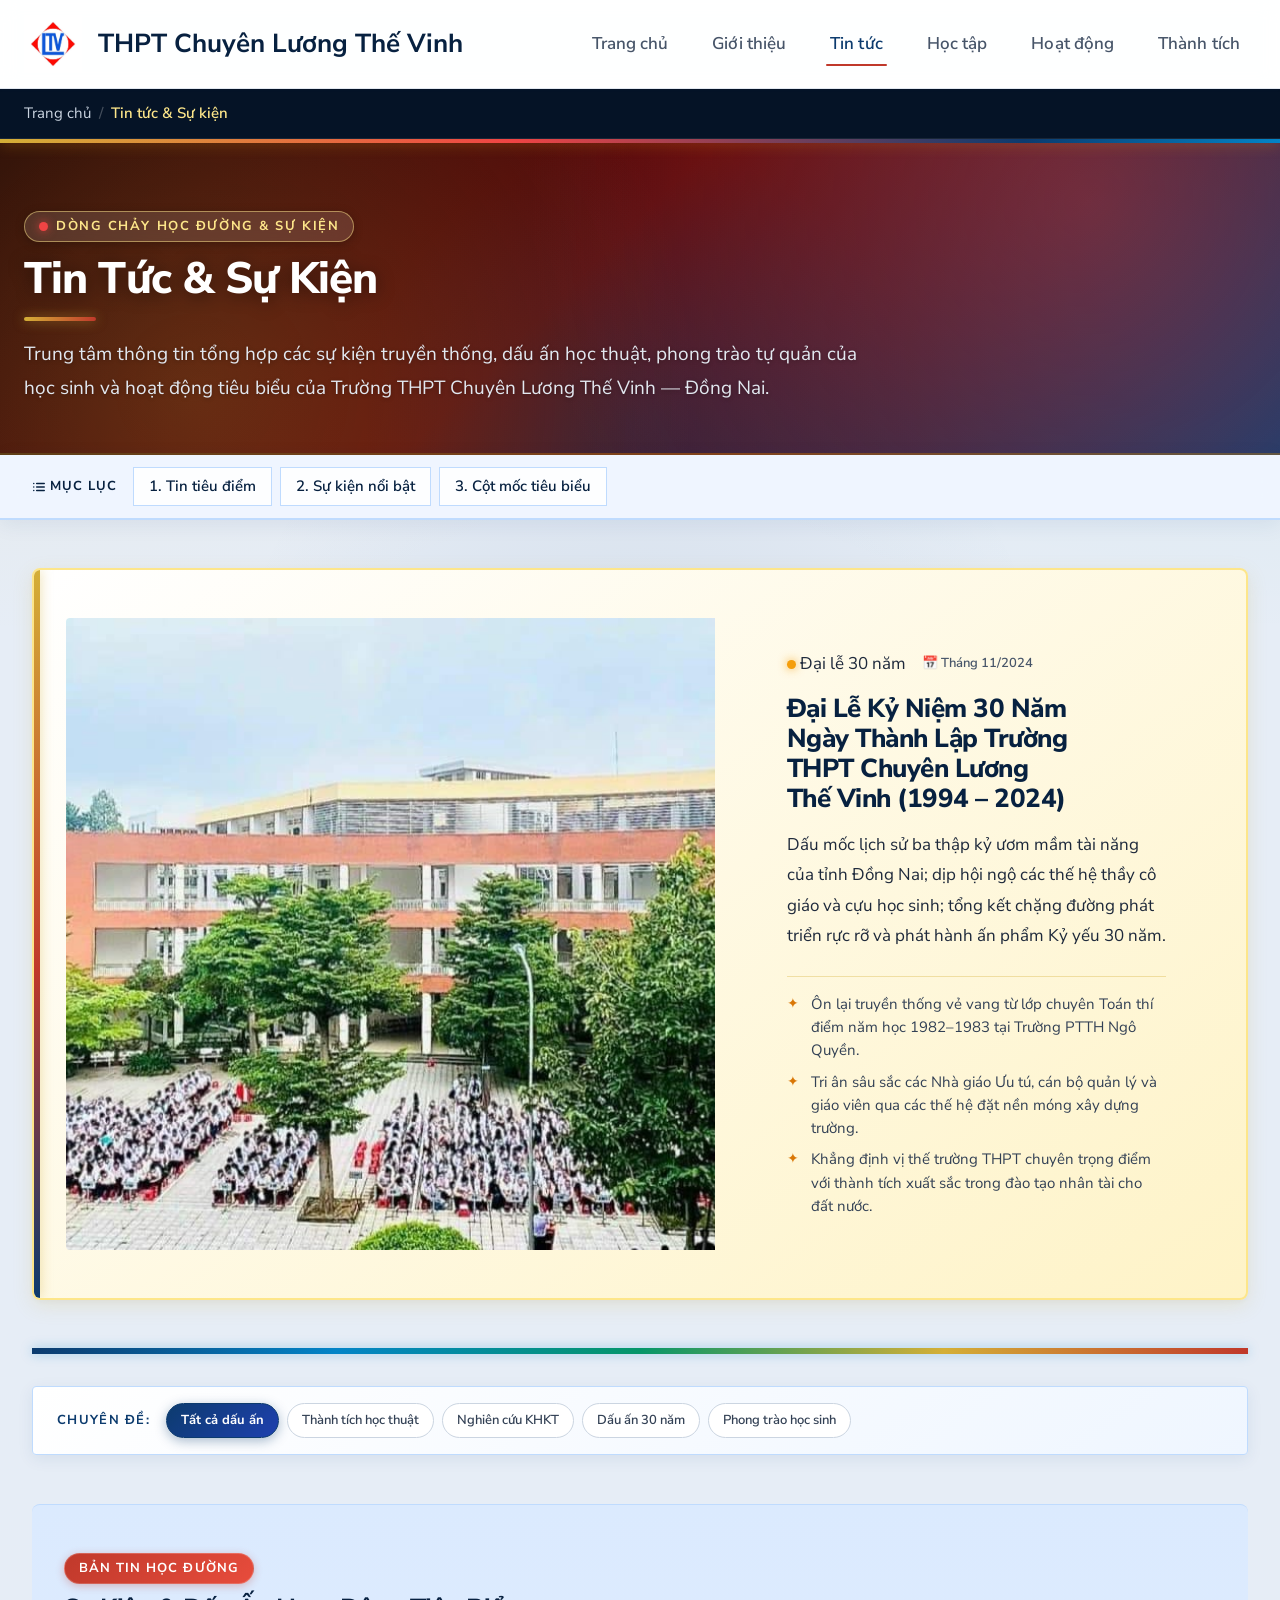
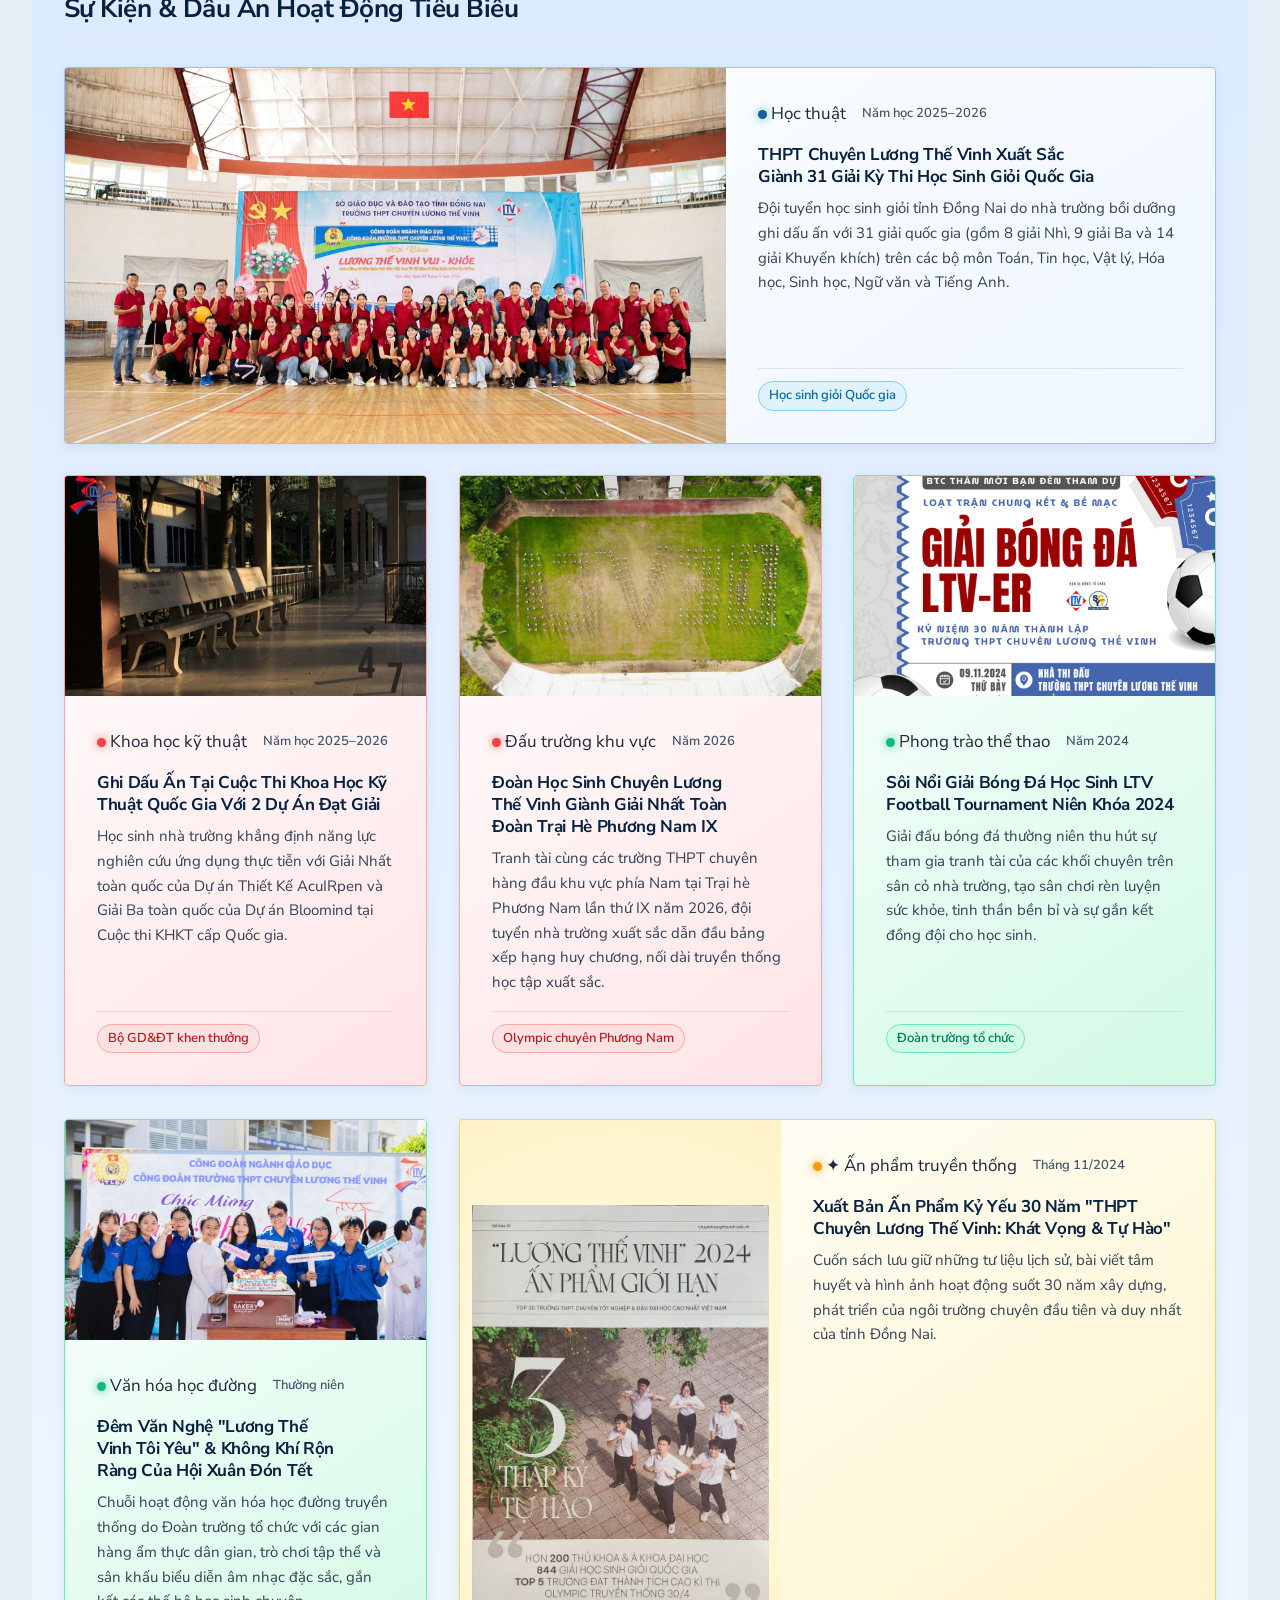
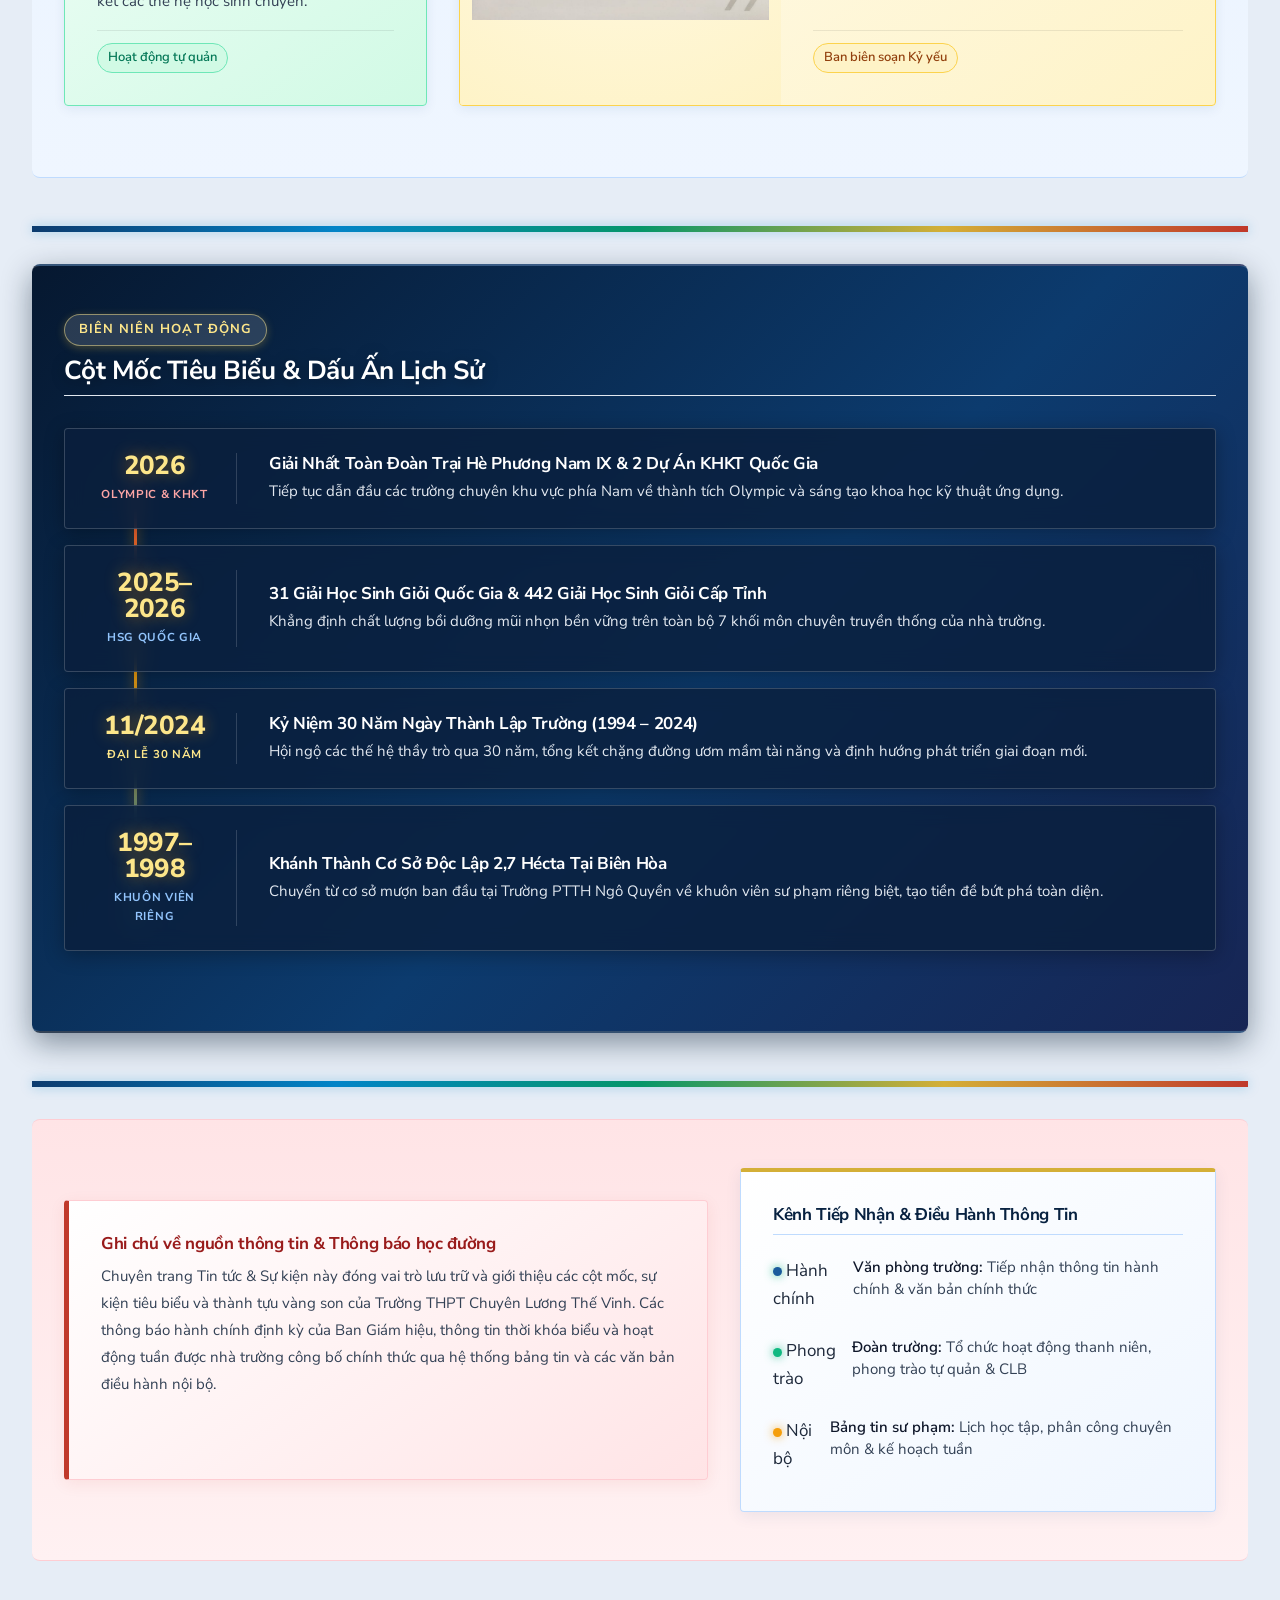
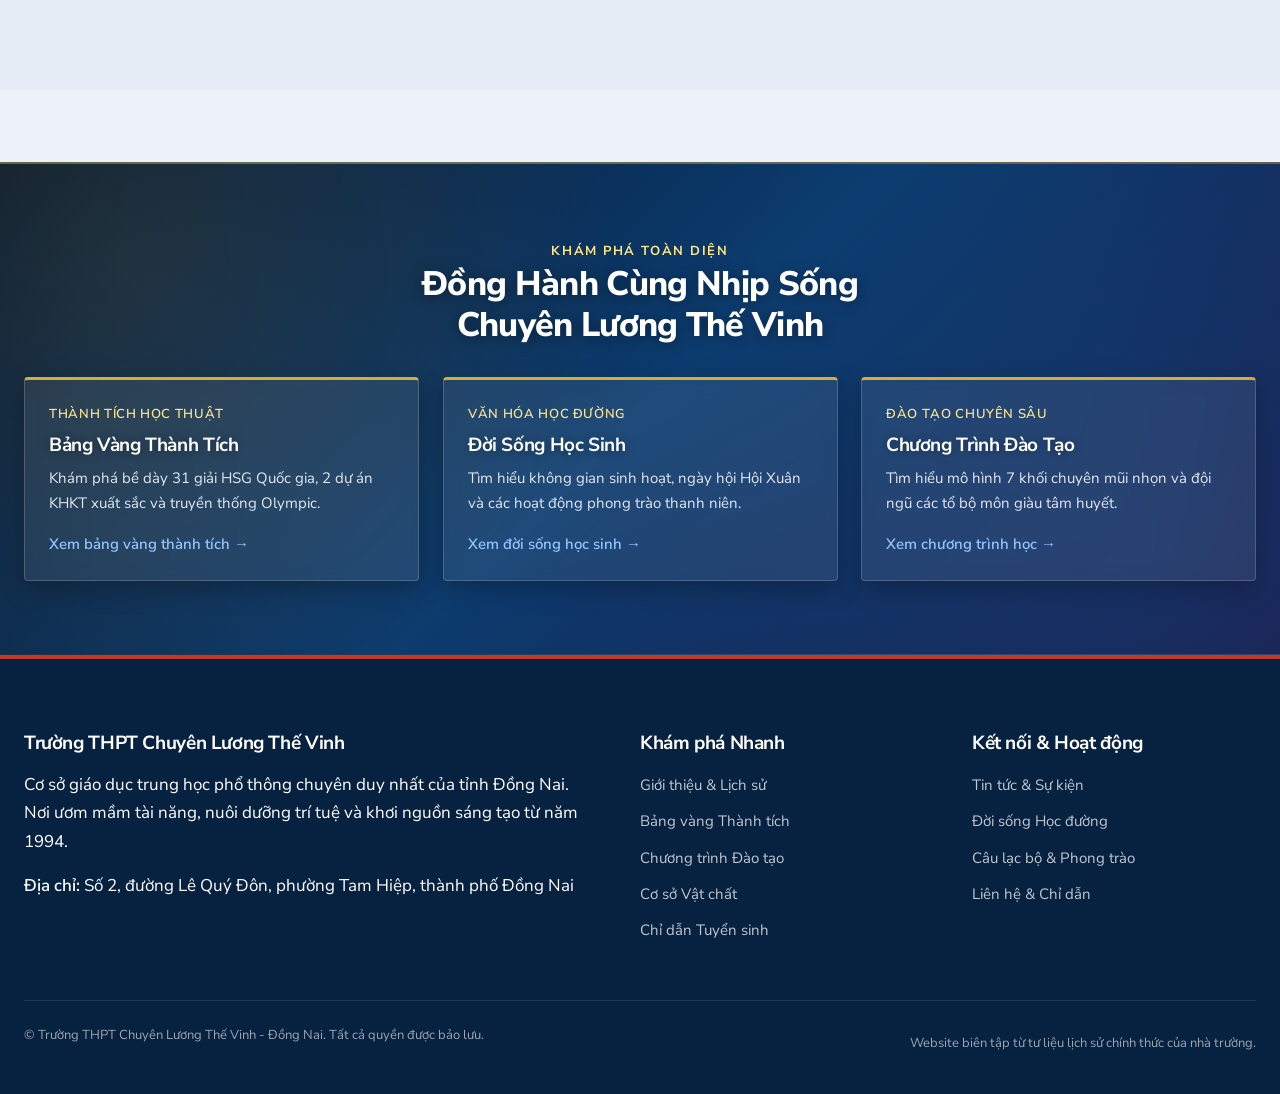
<file: pages/news.html>
<!DOCTYPE html>
<html lang="vi">

<head>
  <meta charset="UTF-8">
  <meta name="viewport" content="width=device-width, initial-scale=1.0">
  <meta name="description"
    content="Tin tức, sự kiện và các dấu ấn hoạt động tiêu biểu của Trường THPT Chuyên Lương Thế Vinh - Tỉnh Đồng Nai.">
  <title>Tin Tức & Sự Kiện - THPT Chuyên Lương Thế Vinh</title>

  <!-- Favicon -->
  <link rel="icon" type="image/jpeg" href="../assets/images/logo.jpg">

  <!-- Master Stylesheet & News Page Stylesheet -->
  <link rel="stylesheet" href="../css/main.css">
  <link rel="stylesheet" href="../css/pages/news-page.css">
</head>

<body class="news-page">
  <!-- Pure CSS Scroll Progress Bar -->
  <div class="scroll-progress-bar" aria-hidden="true"></div>

  <!-- Skip Link for Accessibility (WCAG 2.4.1) -->
  <a href="#main-content" class="skip-link">Chuyển đến nội dung chính</a>


  <!-- Site Header -->
  <header class="site-header">
    <div class="container">
      <div class="site-masthead">
        <div class="site-branding">
          <a href="../index.html" class="site-brand-link">
            <img src="../assets/images/logo.jpg" alt="Logo Trường THPT Chuyên Lương Thế Vinh" class="site-logo"
              width="58" height="58">
            <span class="site-title">THPT Chuyên Lương Thế Vinh</span>
          </a>
        </div>
        <nav class="site-nav" aria-label="Điều hướng chính">
          <!-- Desktop Navigation -->
          <ul class="nav-list">
            <li><a href="../index.html" class="nav-link">Trang chủ</a></li>
            <li><a href="about.html" class="nav-link">Giới thiệu</a></li>
            <li><a href="news.html" class="nav-link active" aria-current="page">Tin tức</a></li>
            <li><a href="academics.html" class="nav-link">Học tập</a></li>
            <li><a href="student-life.html" class="nav-link">Hoạt động</a></li>
            <li><a href="achievements.html" class="nav-link">Thành tích</a></li>
          </ul>

          <!-- Mobile Navigation Toggle -->
          <details class="nav-mobile-toggle">
            <summary class="nav-toggle-btn" aria-label="Mở menu điều hướng">
              <span class="nav-toggle-icon" aria-hidden="true"></span>
            </summary>
            <ul class="nav-mobile-list">
              <li><a href="../index.html" class="nav-mobile-link">Trang chủ</a></li>
              <li><a href="about.html" class="nav-mobile-link">Giới thiệu</a></li>
              <li><a href="news.html" class="nav-mobile-link active" aria-current="page">Tin tức</a></li>
              <li><a href="academics.html" class="nav-mobile-link">Học tập</a></li>
              <li><a href="student-life.html" class="nav-mobile-link">Hoạt động</a></li>
              <li><a href="achievements.html" class="nav-mobile-link">Thành tích</a></li>
            </ul>
          </details>
        </nav>
      </div>
    </div>
  </header>

  <!-- Breadcrumb Navigation -->
  <nav class="breadcrumb-nav" aria-label="Đường dẫn trang">
    <div class="page-container">
      <ol class="breadcrumb-list">
        <li class="breadcrumb-item"><a href="../index.html" class="breadcrumb-link">Trang chủ</a></li>
        <li class="breadcrumb-item" aria-current="page">Tin tức & Sự kiện</li>
      </ol>
    </div>
  </nav>

  <!-- Page Hero Banner (High-Contrast Immersive Crimson) -->
  <header class="page-hero page-hero--crimson">
    <div class="page-container">
      <div class="page-hero__inner">
        <span class="page-hero__eyebrow"><span class="status-pulse-dot status-pulse-dot--crimson" aria-hidden="true"></span> Dòng chảy học đường & Sự kiện</span>
        <h1 class="page-hero__title motion-stagger-title">
          Tin Tức & Sự Kiện
        </h1>
        <p class="page-hero__lead motion-stagger-lead">
          Trung tâm thông tin tổng hợp các sự kiện truyền thống, dấu ấn học thuật, phong trào tự quản của học sinh
          và hoạt động tiêu biểu của Trường THPT Chuyên Lương Thế Vinh — Đồng Nai.
        </p>
      </div>
    </div>
  </header>

  <!-- Sticky Horizontal Subnav Bar for Fast Anchor Navigation -->
  <nav class="page-subnav" aria-label="Điều hướng nhanh trang Tin tức & Sự kiện">
    <div class="page-subnav__inner">
      <span class="page-subnav__label" aria-hidden="true">
        <svg width="14" height="14" viewBox="0 0 24 24" fill="none" stroke="currentColor" stroke-width="2.5" stroke-linecap="round" stroke-linejoin="round"><line x1="8" y1="6" x2="21" y2="6"></line><line x1="8" y1="12" x2="21" y2="12"></line><line x1="8" y1="18" x2="21" y2="18"></line><line x1="3" y1="6" x2="3.01" y2="6"></line><line x1="3" y1="12" x2="3.01" y2="12"></line><line x1="3" y1="18" x2="3.01" y2="18"></line></svg>
        Mục lục
      </span>
      <ul class="page-subnav__list">
        <li><a href="#tin-tieu-diem" class="page-subnav__link">1. Tin tiêu điểm</a></li>
        <li><a href="#su-kien-noi-bat" class="page-subnav__link">2. Sự kiện nổi bật</a></li>
        <li><a href="#cot-moc-tieu-bieu" class="page-subnav__link">3. Cột mốc tiêu biểu</a></li>
      </ul>
    </div>
  </nav>

  <!-- Main Content Area: Balanced Full-Width Layout -->
  <main id="main-content" class="page-content-wrapper">
    <div class="page-container page-content--fullwidth">

      <!-- Section 1: Featured News Highlight -->
      <section id="tin-tieu-diem" class="news-page__featured section-band--warm motion-stagger-1" aria-label="Tin tiêu điểm trường học">
        <div class="news-page__featured-media motion-stagger-img">
          <img src="../assets/images/the-campus-during-monday-morning-school-assembly.jpg"
            alt="Sân trường THPT Chuyên Lương Thế Vinh trong giờ chào cờ đầu tuần, ảnh tư liệu minh họa cho bài viết kỷ niệm 30 năm thành lập trường."
            width="2048" height="622">
        </div>
        <div class="news-page__featured-content">
          <div class="news-page__meta-row">
            <span class="news-page__badge news-page__badge--gold"><span class="status-pulse-dot status-pulse-dot--gold" aria-hidden="true"></span> Đại lễ 30 năm</span>
            <span class="news-page__date">📅 Tháng 11/2024</span>
          </div>
          <h2 class="news-page__featured-title">
            Đại Lễ Kỷ Niệm 30 Năm Ngày Thành Lập Trường THPT Chuyên Lương Thế Vinh (1994 – 2024)
          </h2>
          <p class="news-page__featured-lead">
            Dấu mốc lịch sử ba thập kỷ ươm mầm tài năng của tỉnh Đồng Nai; dịp hội ngộ các thế hệ thầy cô giáo và cựu
            học sinh;
            tổng kết chặng đường phát triển rực rỡ và phát hành ấn phẩm Kỷ yếu 30 năm.
          </p>
          <ul class="news-page__featured-points">
            <li class="news-page__featured-point">Ôn lại truyền thống vẻ vang từ lớp chuyên Toán thí điểm năm học
              1982–1983 tại Trường PTTH Ngô Quyền.</li>
            <li class="news-page__featured-point">Tri ân sâu sắc các Nhà giáo Ưu tú, cán bộ quản lý và giáo viên qua các
              thế hệ đặt nền móng xây dựng trường.</li>
            <li class="news-page__featured-point">Khẳng định vị thế trường THPT chuyên trọng điểm với thành tích xuất
              sắc trong đào tạo nhân tài cho đất nước.</li>
          </ul>
        </div>
      </section>

      <!-- Section Divider Prism Bar -->
      <div class="section-divider-prism" aria-hidden="true"></div>

      <!-- Section 2: Categories Bar (Static Labels) -->
      <div class="news-page__categories-bar motion-stagger-2" aria-label="Danh mục chuyên đề">
        <span class="news-page__categories-label">Chuyên đề:</span>
        <span class="news-page__cat-pill news-page__cat-pill--active">Tất cả dấu ấn</span>
        <span class="news-page__cat-pill">Thành tích học thuật</span>
        <span class="news-page__cat-pill">Nghiên cứu KHKT</span>
        <span class="news-page__cat-pill">Dấu ấn 30 năm</span>
        <span class="news-page__cat-pill">Phong trào học sinh</span>
      </div>

      <!-- Section 3: News & Events Grid -->
      <section id="su-kien-noi-bat" class="page-section section-band--cool">
        <header class="page-section__header">
          <span class="section-kicker-pill section-kicker-pill--crimson">Bản tin học đường</span>
          <h2 class="page-section__title motion-stagger-title">Sự Kiện & Dấu Ấn Hoạt Động Tiêu Biểu</h2>
        </header>

        <div class="news-page__grid">

          <!-- News Card 1: 31 HSG Quốc gia (Academic - Full Row Flagship) -->
          <article class="news-page__card news-page__card--blue motion-stagger-1">
            <div class="news-page__card-media motion-stagger-img">
              <img src="../assets/images/teachers-group.jpg"
                alt="Tập thể thầy cô giáo bồi dưỡng các đội tuyển học sinh giỏi trường"
                width="2048" height="1160"
                loading="lazy">
            </div>
            <div class="news-page__card-body">
              <div class="news-page__meta-row">
                <span class="news-page__badge news-page__badge--blue"><span class="status-pulse-dot" style="background-color: var(--color-primary-blue-light);" aria-hidden="true"></span> Học thuật</span>
                <span class="news-page__date">Năm học 2025–2026</span>
              </div>
              <h3 class="news-page__card-title">
                THPT Chuyên Lương Thế Vinh Xuất Sắc Giành 31 Giải Kỳ Thi Học Sinh Giỏi Quốc Gia
              </h3>
              <p class="news-page__card-excerpt">
                Đội tuyển học sinh giỏi tỉnh Đồng Nai do nhà trường bồi dưỡng ghi dấu ấn với 31 giải quốc gia
                (gồm 8 giải Nhì, 9 giải Ba và 14 giải Khuyến khích) trên các bộ môn Toán, Tin học, Vật lý, Hóa học,
                Sinh học, Ngữ văn và Tiếng Anh.
              </p>
              <div class="news-page__card-footer">
                <span class="news-page__card-tag news-page__card-tag--blue">Học sinh giỏi Quốc gia</span>
              </div>
            </div>
          </article>

          <!-- News Card 2: KHKT Quốc gia (Major Event - Red) -->
          <article class="news-page__card news-page__card--red motion-stagger-2">
            <div class="news-page__card-media motion-stagger-img">
              <img src="../assets/images/school-hall.jpg"
                alt="Hội trường sư phạm nơi diễn ra các lễ vinh danh thành tích học sinh" width="2048" height="1365"
                loading="lazy">
            </div>
            <div class="news-page__card-body">
              <div class="news-page__meta-row">
                <span class="news-page__badge news-page__badge--red"><span class="status-pulse-dot status-pulse-dot--crimson" aria-hidden="true"></span> Khoa học kỹ thuật</span>
                <span class="news-page__date">Năm học 2025–2026</span>
              </div>
              <h3 class="news-page__card-title">
                Ghi Dấu Ấn Tại Cuộc Thi Khoa Học Kỹ Thuật Quốc Gia Với 2 Dự Án Đạt Giải
              </h3>
              <p class="news-page__card-excerpt">
                Học sinh nhà trường khẳng định năng lực nghiên cứu ứng dụng thực tiễn với
                Giải Nhất toàn quốc của Dự án Thiết Kế AcuIRpen và Giải Ba toàn quốc của Dự án Bloomind tại Cuộc thi
                KHKT cấp Quốc gia.
              </p>
              <div class="news-page__card-footer">
                <span class="news-page__card-tag news-page__card-tag--red">Bộ GD&ĐT khen thưởng</span>
              </div>
            </div>
          </article>

          <!-- News Card 3: Trại hè Phương Nam (Major Event - Red) -->
          <article class="news-page__card news-page__card--red motion-stagger-3">
            <div class="news-page__card-media motion-stagger-img">
              <img src="../assets/images/activity-school-field-aerial-01.jpg"
                alt="Toàn cảnh sân trường và các hoạt động hội thao của học sinh" width="2048" height="1536"
                loading="lazy">
            </div>
            <div class="news-page__card-body">
              <div class="news-page__meta-row">
                <span class="news-page__badge news-page__badge--red"><span class="status-pulse-dot status-pulse-dot--crimson" aria-hidden="true"></span> Đấu trường khu vực</span>
                <span class="news-page__date">Năm 2026</span>
              </div>
              <h3 class="news-page__card-title">
                Đoàn Học Sinh Chuyên Lương Thế Vinh Giành Giải Nhất Toàn Đoàn Trại Hè Phương Nam IX
              </h3>
              <p class="news-page__card-excerpt">
                Tranh tài cùng các trường THPT chuyên hàng đầu khu vực phía Nam tại Trại hè Phương Nam lần thứ IX
                năm 2026,
                đội tuyển nhà trường xuất sắc dẫn đầu bảng xếp hạng huy chương, nối dài truyền thống học tập xuất
                sắc.
              </p>
              <div class="news-page__card-footer">
                <span class="news-page__card-tag news-page__card-tag--red">Olympic chuyên Phương Nam</span>
              </div>
            </div>
          </article>

          <!-- News Card 4: Giải bóng đá 2024 (Youth/Culture - Emerald) -->
          <article class="news-page__card news-page__card--emerald motion-stagger-4">
            <div class="news-page__card-media motion-stagger-img">
              <img src="../assets/images/football-tournament-2024.jpg"
                alt="Pha tranh bóng quyết liệt tại Giải bóng đá học sinh LTV năm 2024" width="1080" height="1080"
                loading="lazy">
            </div>
            <div class="news-page__card-body">
              <div class="news-page__meta-row">
                <span class="news-page__badge news-page__badge--emerald"><span class="status-pulse-dot" aria-hidden="true"></span> Phong trào thể thao</span>
                <span class="news-page__date">Năm 2024</span>
              </div>
              <h3 class="news-page__card-title">
                Sôi Nổi Giải Bóng Đá Học Sinh LTV Football Tournament Niên Khóa 2024
              </h3>
              <p class="news-page__card-excerpt">
                Giải đấu bóng đá thường niên thu hút sự tham gia tranh tài của các khối chuyên trên sân cỏ nhà
                trường,
                tạo sân chơi rèn luyện sức khỏe, tinh thần bền bỉ và sự gắn kết đồng đội cho học sinh.
              </p>
              <div class="news-page__card-footer">
                <span class="news-page__card-tag news-page__card-tag--emerald">Đoàn trường tổ chức</span>
              </div>
            </div>
          </article>

          <!-- News Card 5: Văn nghệ & Hội xuân (Youth/Culture - Emerald) -->
          <article class="news-page__card news-page__card--emerald motion-stagger-5">
            <div class="news-page__card-media motion-stagger-img">
              <img src="../assets/images/activity-30th-anniversary-student-group-01.jpg"
                alt="Học sinh Chuyên Lương Thế Vinh rạng rỡ trong sự kiện học đường" width="2048" height="1340"
                loading="lazy">
            </div>
            <div class="news-page__card-body">
              <div class="news-page__meta-row">
                <span class="news-page__badge news-page__badge--emerald"><span class="status-pulse-dot" aria-hidden="true"></span> Văn hóa học đường</span>
                <span class="news-page__date">Thường niên</span>
              </div>
              <h3 class="news-page__card-title">
                Đêm Văn Nghệ "Lương Thế Vinh Tôi Yêu" & Không Khí Rộn Ràng Của Hội Xuân Đón Tết
              </h3>
              <p class="news-page__card-excerpt">
                Chuỗi hoạt động văn hóa học đường truyền thống do Đoàn trường tổ chức với các gian hàng ẩm thực dân
                gian,
                trò chơi tập thể và sân khấu biểu diễn âm nhạc đặc sắc, gắn kết các thế hệ học sinh chuyên.
              </p>
              <div class="news-page__card-footer">
                <span class="news-page__card-tag news-page__card-tag--emerald">Hoạt động tự quản</span>
              </div>
            </div>
          </article>

          <!-- News Card 6: Kỷ yếu 30 năm (Anniversary - Gold Feature Card) -->
          <article class="news-page__card news-page__card--gold news-page__card--span2 motion-stagger-6">
            <div class="news-page__card-media motion-stagger-img">
              <img src="../assets/images/history-yearbook-2024-cover.jpg"
                alt="Bìa cuốn Kỷ yếu 30 năm THPT Chuyên Lương Thế Vinh (1994 - 2024)" width="1464" height="2048"
                loading="lazy">
            </div>
            <div class="news-page__card-body">
              <div class="news-page__meta-row">
                <span class="news-page__badge news-page__badge--gold"><span class="status-pulse-dot status-pulse-dot--gold" aria-hidden="true"></span> ✦ Ấn phẩm truyền thống</span>
                <span class="news-page__date">Tháng 11/2024</span>
              </div>
              <h3 class="news-page__card-title">
                Xuất Bản Ấn Phẩm Kỷ Yếu 30 Năm "THPT Chuyên Lương Thế Vinh: Khát Vọng & Tự Hào"
              </h3>
              <p class="news-page__card-excerpt">
                Cuốn sách lưu giữ những tư liệu lịch sử, bài viết tâm huyết và hình ảnh hoạt động suốt 30 năm xây
                dựng,
                phát triển của ngôi trường chuyên đầu tiên và duy nhất của tỉnh Đồng Nai.
              </p>
              <div class="news-page__card-footer">
                <span class="news-page__card-tag news-page__card-tag--gold">Ban biên soạn Kỷ yếu</span>
              </div>
            </div>
          </article>

        </div>
      </section>

      <!-- Section Divider Prism Bar -->
      <div class="section-divider-prism" aria-hidden="true"></div>

      <!-- Section 4: Milestones Timeline (Dark Feature Band: Navy) -->
      <section id="cot-moc-tieu-bieu" class="page-section section-band--navy">
        <header class="page-section__header">
          <span class="section-kicker-pill section-kicker-pill--gold">Biên niên hoạt động</span>
          <h2 class="page-section__title motion-stagger-title">Cột Mốc Tiêu Biểu & Dấu Ấn Lịch Sử</h2>
        </header>

        <div class="news-page__milestones">

          <div class="news-page__milestone-item news-page__milestone-item--red motion-stagger-1">
            <div class="news-page__milestone-date-col">
              <div class="news-page__milestone-year">2026</div>
              <div class="news-page__milestone-phase news-page__milestone-phase--red">Olympic & KHKT</div>
            </div>
            <div class="news-page__milestone-info">
              <h3 class="news-page__milestone-title">Giải Nhất Toàn Đoàn Trại Hè Phương Nam IX & 2 Dự Án KHKT Quốc Gia</h3>
              <p class="news-page__milestone-desc">
                Tiếp tục dẫn đầu các trường chuyên khu vực phía Nam về thành tích Olympic và sáng tạo khoa học kỹ
                thuật ứng dụng.
              </p>
            </div>
          </div>

          <div class="news-page__milestone-item news-page__milestone-item--blue motion-stagger-2">
            <div class="news-page__milestone-date-col">
              <div class="news-page__milestone-year">2025–2026</div>
              <div class="news-page__milestone-phase news-page__milestone-phase--blue">HSG Quốc Gia</div>
            </div>
            <div class="news-page__milestone-info">
              <h3 class="news-page__milestone-title">31 Giải Học Sinh Giỏi Quốc Gia & 442 Giải Học Sinh Giỏi Cấp Tỉnh</h3>
              <p class="news-page__milestone-desc">
                Khẳng định chất lượng bồi dưỡng mũi nhọn bền vững trên toàn bộ 7 khối môn chuyên truyền thống của
                nhà trường.
              </p>
            </div>
          </div>

          <div class="news-page__milestone-item news-page__milestone-item--gold motion-stagger-3">
            <div class="news-page__milestone-date-col">
              <div class="news-page__milestone-year">11/2024</div>
              <div class="news-page__milestone-phase news-page__milestone-phase--gold">Đại Lễ 30 Năm</div>
            </div>
            <div class="news-page__milestone-info">
              <h3 class="news-page__milestone-title">Kỷ Niệm 30 Năm Ngày Thành Lập Trường (1994 – 2024)</h3>
              <p class="news-page__milestone-desc">
                Hội ngộ các thế hệ thầy trò qua 30 năm, tổng kết chặng đường ươm mầm tài năng và định hướng phát
                triển giai đoạn mới.
              </p>
            </div>
          </div>

          <div class="news-page__milestone-item news-page__milestone-item--blue motion-stagger-4">
            <div class="news-page__milestone-date-col">
              <div class="news-page__milestone-year">1997–1998</div>
              <div class="news-page__milestone-phase news-page__milestone-phase--blue">Khuôn Viên Riêng</div>
            </div>
            <div class="news-page__milestone-info">
              <h3 class="news-page__milestone-title">Khánh Thành Cơ Sở Độc Lập 2,7 Hécta Tại Biên Hòa</h3>
              <p class="news-page__milestone-desc">
                Chuyển từ cơ sở mượn ban đầu tại Trường PTTH Ngô Quyền về khuôn viên sư phạm riêng biệt, tạo tiền đề
                bứt phá toàn diện.
              </p>
            </div>
          </div>

        </div>
      </section>

      <!-- Section Divider Prism Bar -->
      <div class="section-divider-prism" aria-hidden="true"></div>

      <!-- Section 5: Institutional Notice & Communication Channels -->
      <section class="news-page__notice-block section-band--rose motion-stagger-1" aria-label="Thông báo và kênh tiếp nhận thông tin">
        <div class="callout-box motion-stagger-1">
          <div class="callout-box__header">
            <h3 class="callout-box__title">Ghi chú về nguồn thông tin & Thông báo học đường</h3>
          </div>
          <p class="callout-box__content">
            Chuyên trang Tin tức & Sự kiện này đóng vai trò lưu trữ và giới thiệu các cột mốc, sự kiện tiêu biểu và
            thành tựu vàng son của Trường THPT Chuyên Lương Thế Vinh. Các thông báo hành chính định kỳ của Ban Giám hiệu,
            thông tin thời khóa biểu và hoạt động tuần được nhà trường công bố chính thức qua hệ thống bảng tin và các văn
            bản điều hành nội bộ.
          </p>
        </div>

        <div class="news-page__channels-card motion-stagger-2">
          <h3 class="news-page__channels-title">Kênh Tiếp Nhận & Điều Hành Thông Tin</h3>
          <ul class="news-page__channels-list">
            <li class="news-page__channel-item">
              <span class="news-page__badge news-page__badge--blue"><span class="status-pulse-dot" style="background-color: var(--color-primary-blue-light);" aria-hidden="true"></span> Hành chính</span>
              <div class="news-page__channel-desc">
                <strong>Văn phòng trường:</strong> Tiếp nhận thông tin hành chính & văn bản chính thức
              </div>
            </li>
            <li class="news-page__channel-item">
              <span class="news-page__badge news-page__badge--emerald"><span class="status-pulse-dot" aria-hidden="true"></span> Phong trào</span>
              <div class="news-page__channel-desc">
                <strong>Đoàn trường:</strong> Tổ chức hoạt động thanh niên, phong trào tự quản & CLB
              </div>
            </li>
            <li class="news-page__channel-item">
              <span class="news-page__badge news-page__badge--gold"><span class="status-pulse-dot status-pulse-dot--gold" aria-hidden="true"></span> Nội bộ</span>
              <div class="news-page__channel-desc">
                <strong>Bảng tin sư phạm:</strong> Lịch học tập, phân công chuyên môn & kế hoạch tuần
              </div>
            </li>
          </ul>
        </div>
      </section>

    </div>
  </main>

  <!-- Pathway CTA: Next Steps -->
  <section class="page-pathway" aria-label="Khám phá tiếp theo">
    <div class="page-container">
      <div class="page-pathway__header">
        <span class="page-pathway__eyebrow">Khám phá toàn diện</span>
        <h2 class="page-pathway__title motion-stagger-title">Đồng Hành Cùng Nhịp Sống Chuyên Lương Thế Vinh</h2>
      </div>
      <div class="page-pathway__grid">
        <a href="achievements.html" class="pathway-card motion-stagger-1">
          <span class="pathway-card__tag">Thành tích học thuật</span>
          <h3 class="pathway-card__title">Bảng Vàng Thành Tích</h3>
          <p class="pathway-card__desc">Khám phá bề dày 31 giải HSG Quốc gia, 2 dự án KHKT xuất sắc và truyền thống
            Olympic.</p>
          <span class="pathway-card__link-text">Xem bảng vàng thành tích &rarr;</span>
        </a>
        <a href="student-life.html" class="pathway-card motion-stagger-2">
          <span class="pathway-card__tag">Văn hóa học đường</span>
          <h3 class="pathway-card__title">Đời Sống Học Sinh</h3>
          <p class="pathway-card__desc">Tìm hiểu không gian sinh hoạt, ngày hội Hội Xuân và các hoạt động phong trào
            thanh niên.</p>
          <span class="pathway-card__link-text">Xem đời sống học sinh &rarr;</span>
        </a>
        <a href="academics.html" class="pathway-card motion-stagger-3">
          <span class="pathway-card__tag">Đào tạo chuyên sâu</span>
          <h3 class="pathway-card__title">Chương Trình Đào Tạo</h3>
          <p class="pathway-card__desc">Tìm hiểu mô hình 7 khối chuyên mũi nhọn và đội ngũ các tổ bộ môn giàu tâm huyết.
          </p>
          <span class="pathway-card__link-text">Xem chương trình học &rarr;</span>
        </a>
      </div>
    </div>
  </section>

  <!-- Site Footer -->
  <footer class="site-footer">
    <div class="container">
      <div class="footer-grid">
        <div class="footer-col">
          <h3 class="footer-heading">Trường THPT Chuyên Lương Thế Vinh</h3>
          <p class="footer-desc">
            Cơ sở giáo dục trung học phổ thông chuyên duy nhất của tỉnh Đồng Nai. Nơi ươm mầm tài năng, nuôi dưỡng trí
            tuệ và khơi nguồn sáng tạo từ năm 1994.
          </p>
          <p class="footer-meta">
            <strong>Địa chỉ:</strong> Số 2, đường Lê Quý Đôn, phường Tam Hiệp, thành phố Đồng Nai
          </p>
        </div>
        <div class="footer-col">
          <h3 class="footer-heading">Khám phá Nhanh</h3>
          <ul class="footer-links">
            <li><a href="about.html">Giới thiệu & Lịch sử</a></li>
            <li><a href="achievements.html">Bảng vàng Thành tích</a></li>
            <li><a href="academics.html">Chương trình Đào tạo</a></li>
            <li><a href="facilities.html">Cơ sở Vật chất</a></li>
            <li><a href="admissions.html">Chỉ dẫn Tuyển sinh</a></li>
          </ul>
        </div>
        <div class="footer-col">
          <h3 class="footer-heading">Kết nối & Hoạt động</h3>
          <ul class="footer-links">
            <li><a href="news.html">Tin tức & Sự kiện</a></li>
            <li><a href="student-life.html">Đời sống Học đường</a></li>
            <li><a href="activities.html">Câu lạc bộ & Phong trào</a></li>
            <li><a href="contact.html">Liên hệ & Chỉ dẫn</a></li>
          </ul>
        </div>
      </div>
      <div class="footer-bottom">
        <p>&copy; Trường THPT Chuyên Lương Thế Vinh - Đồng Nai. Tất cả quyền được bảo lưu.</p>
        <p class="footer-source-note">Website biên tập từ tư liệu lịch sử chính thức của nhà trường.</p>
      </div>
    </div>
  </footer>

</body>

</html>
</file>
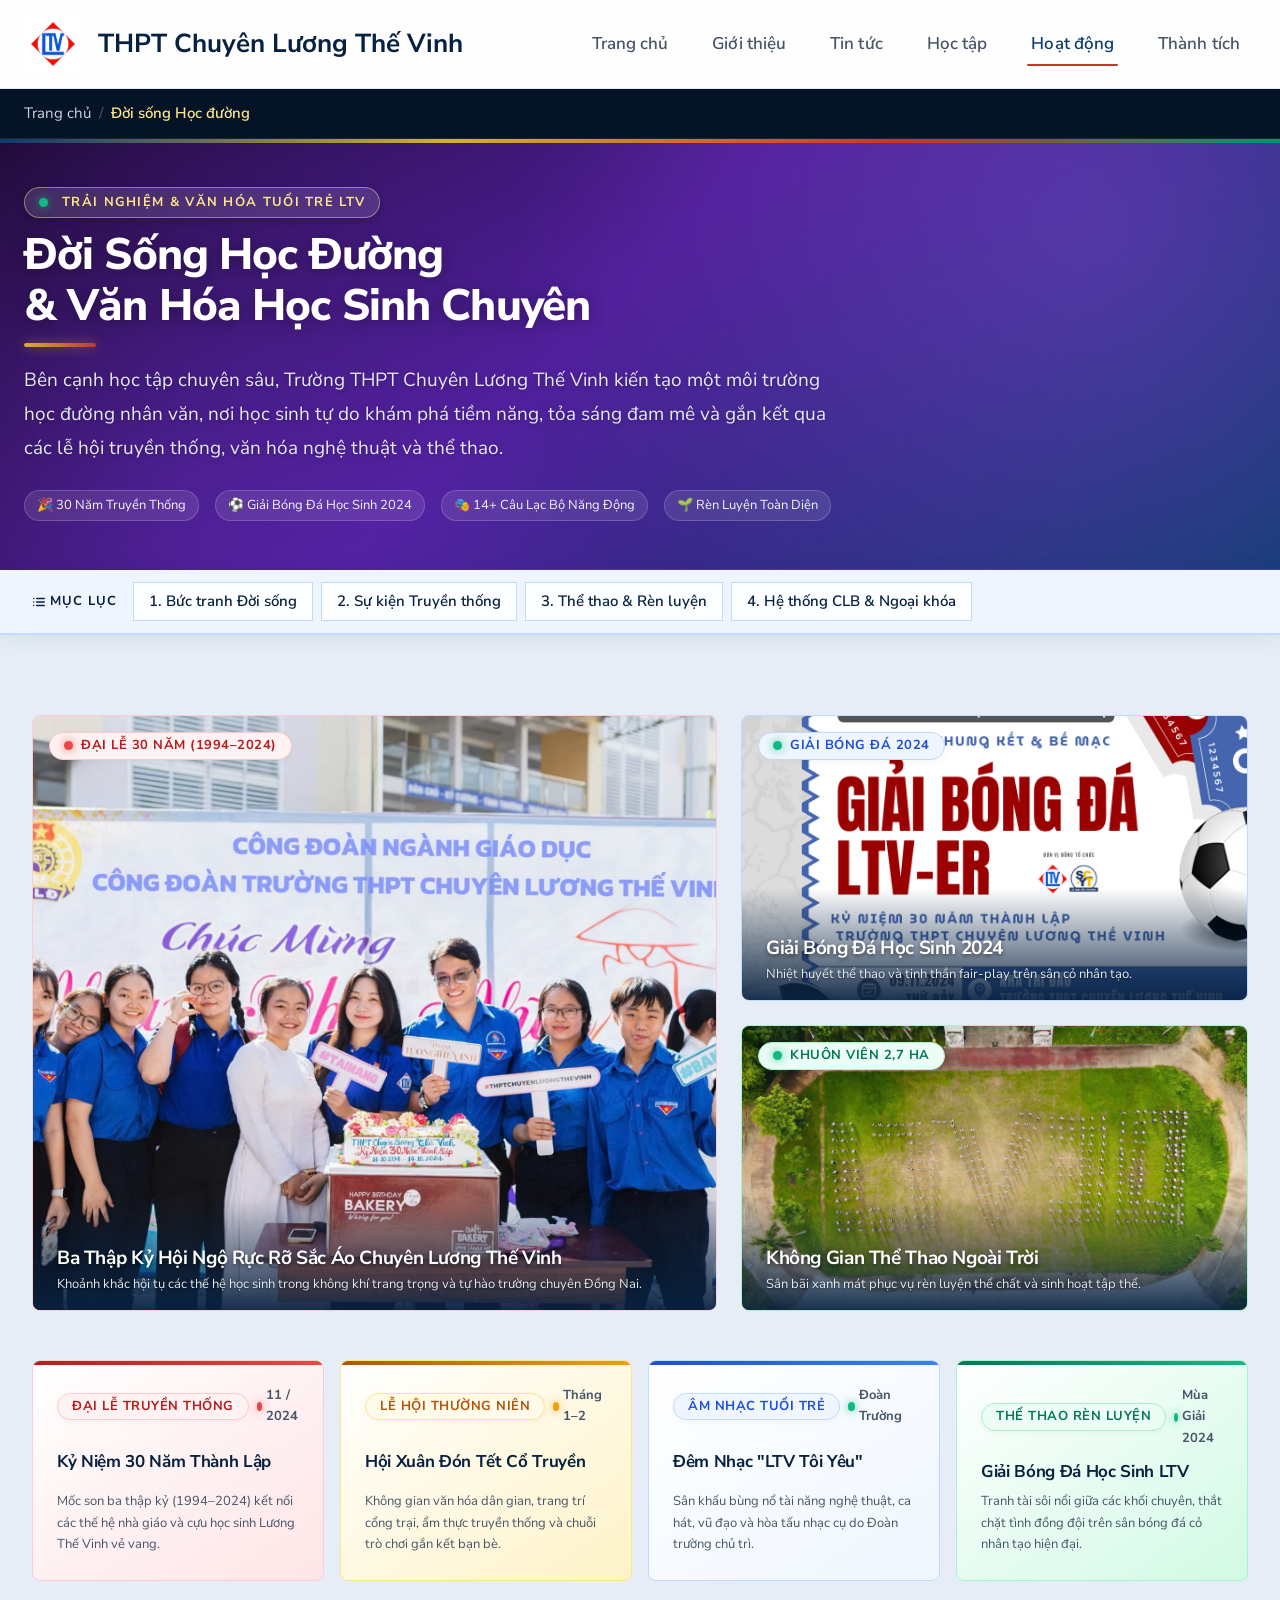
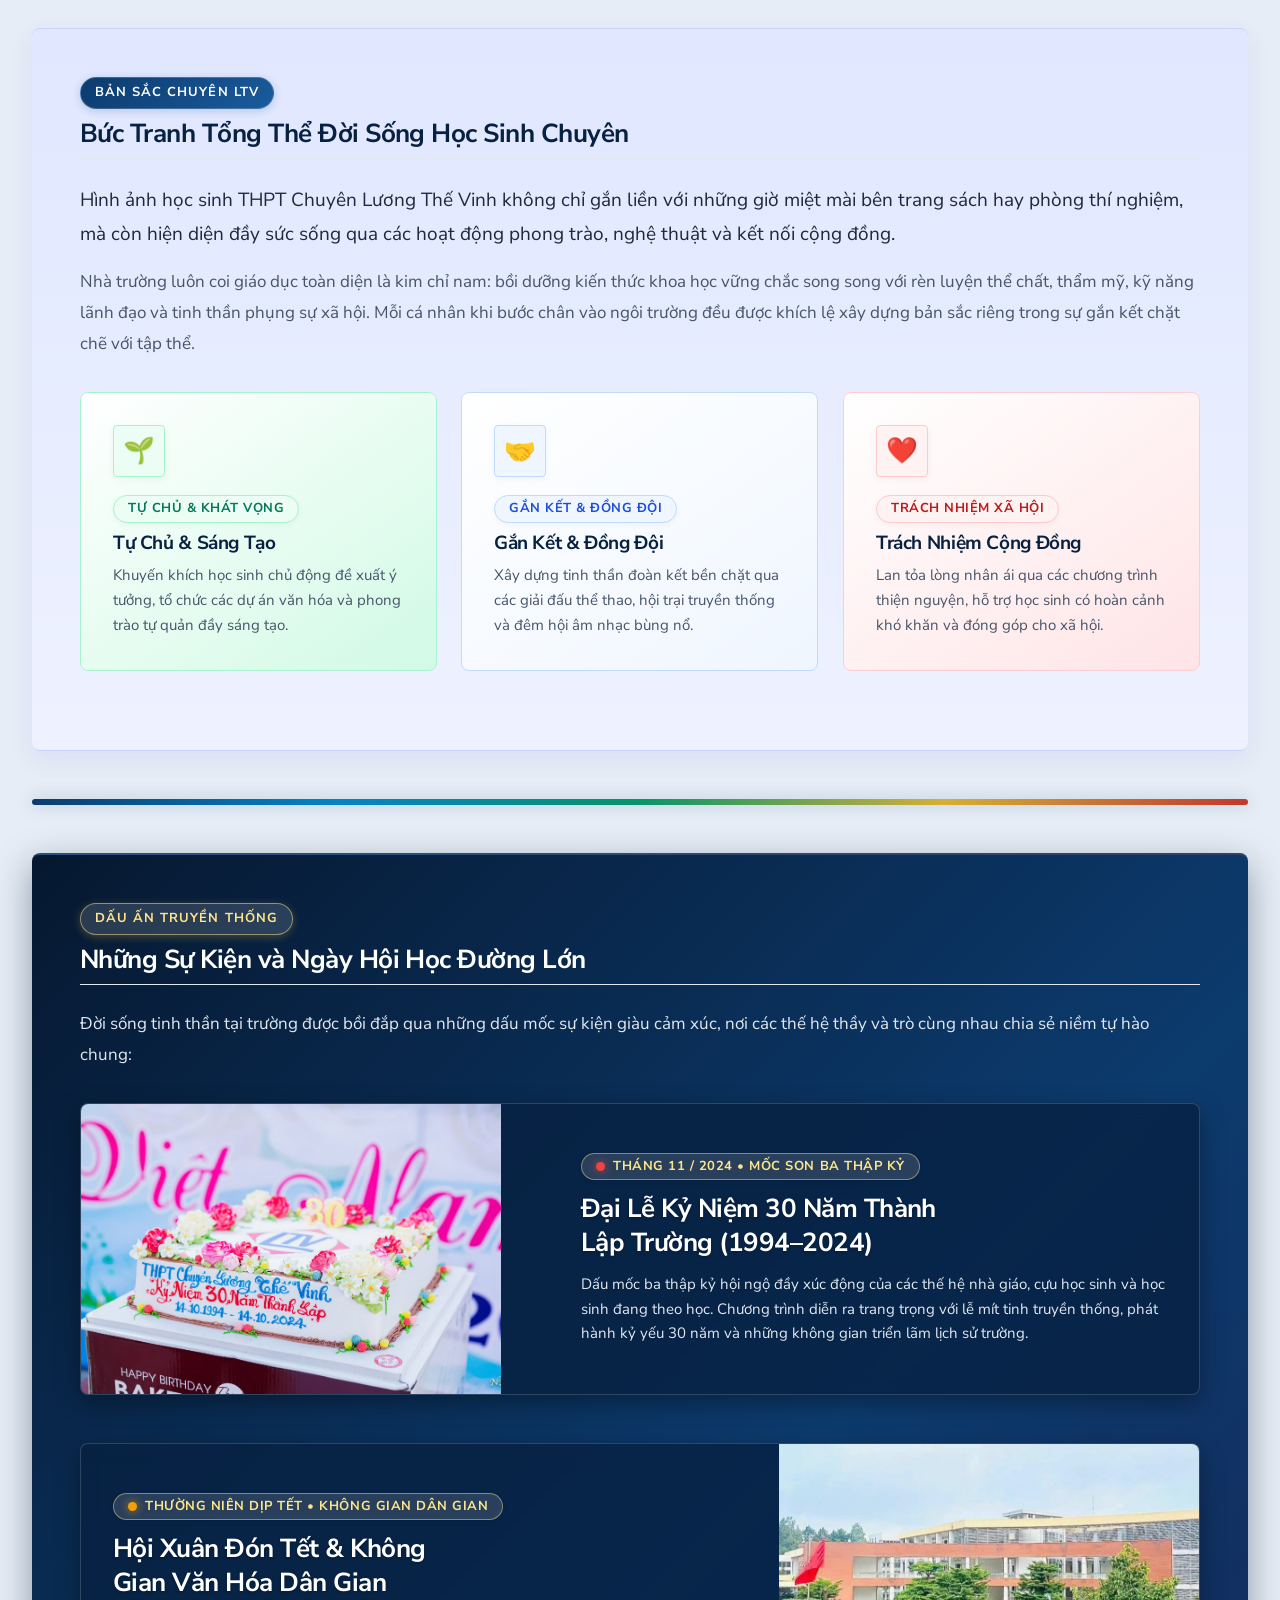
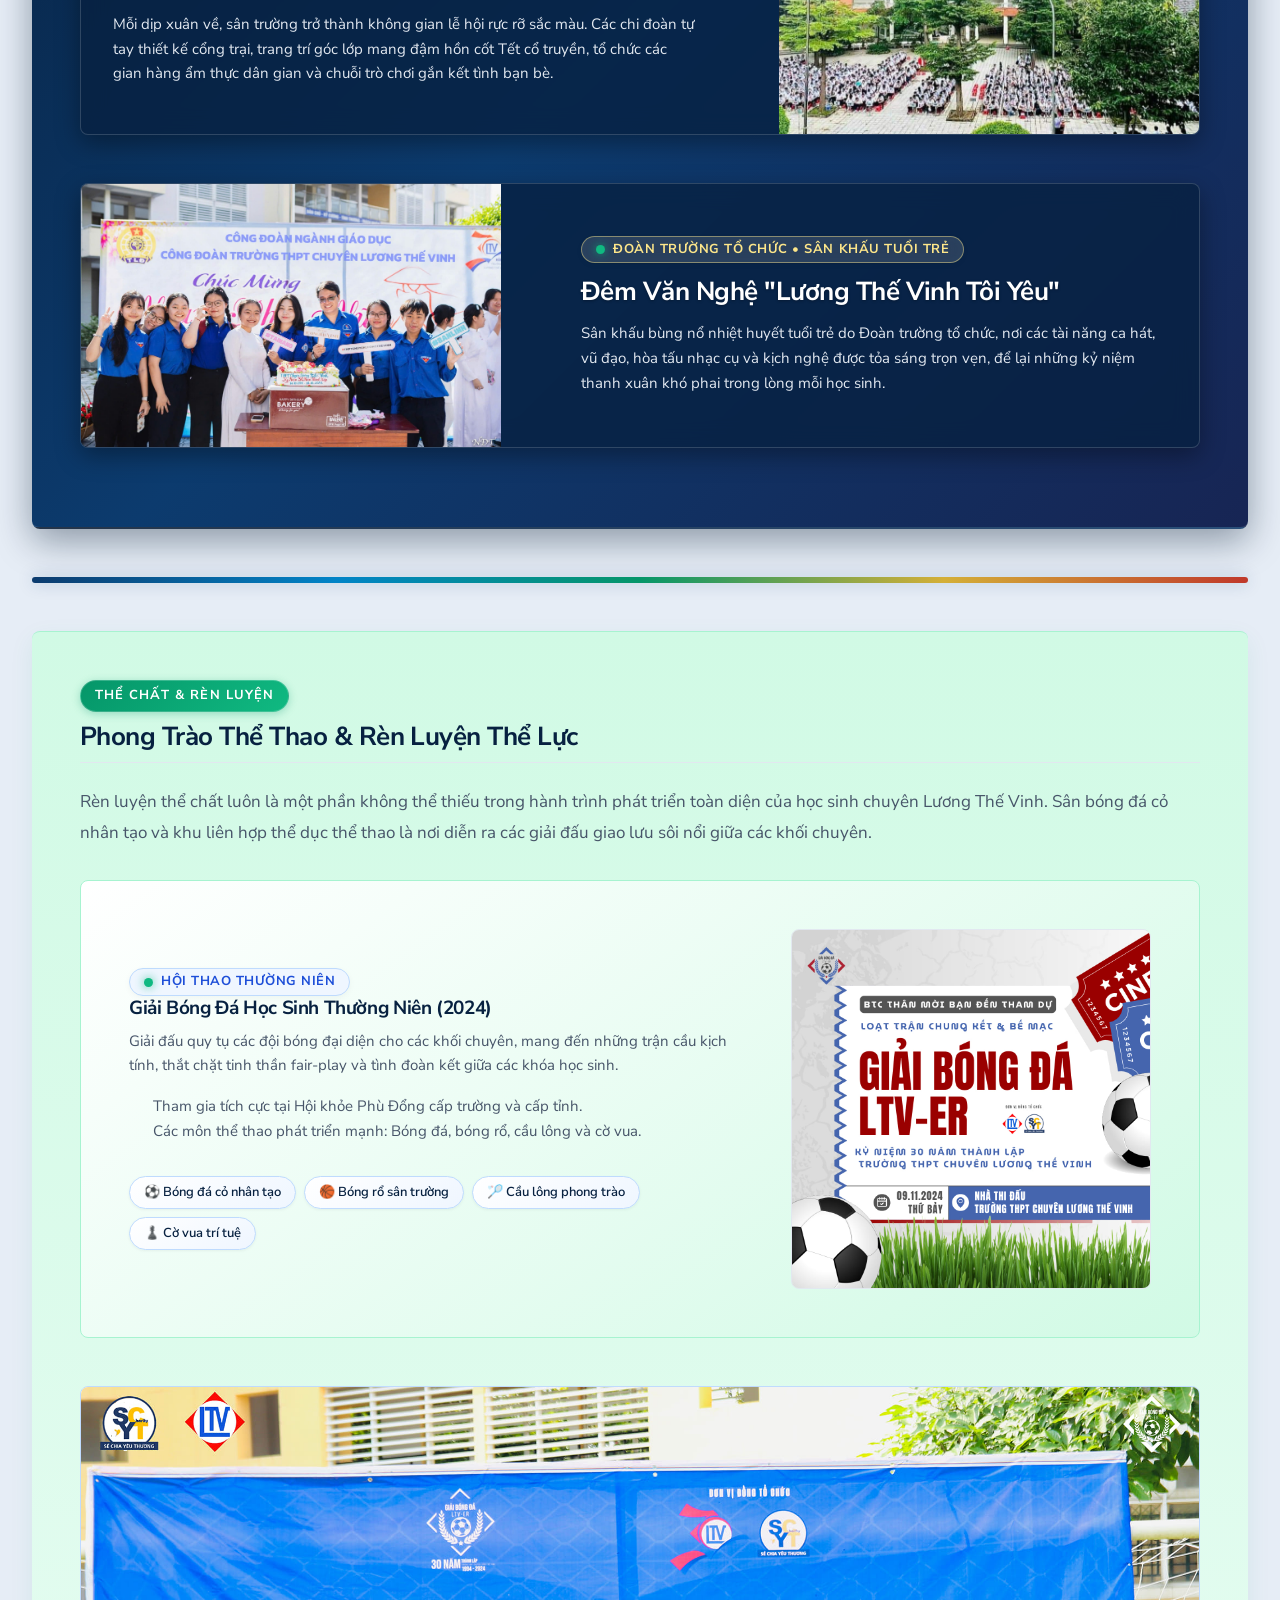
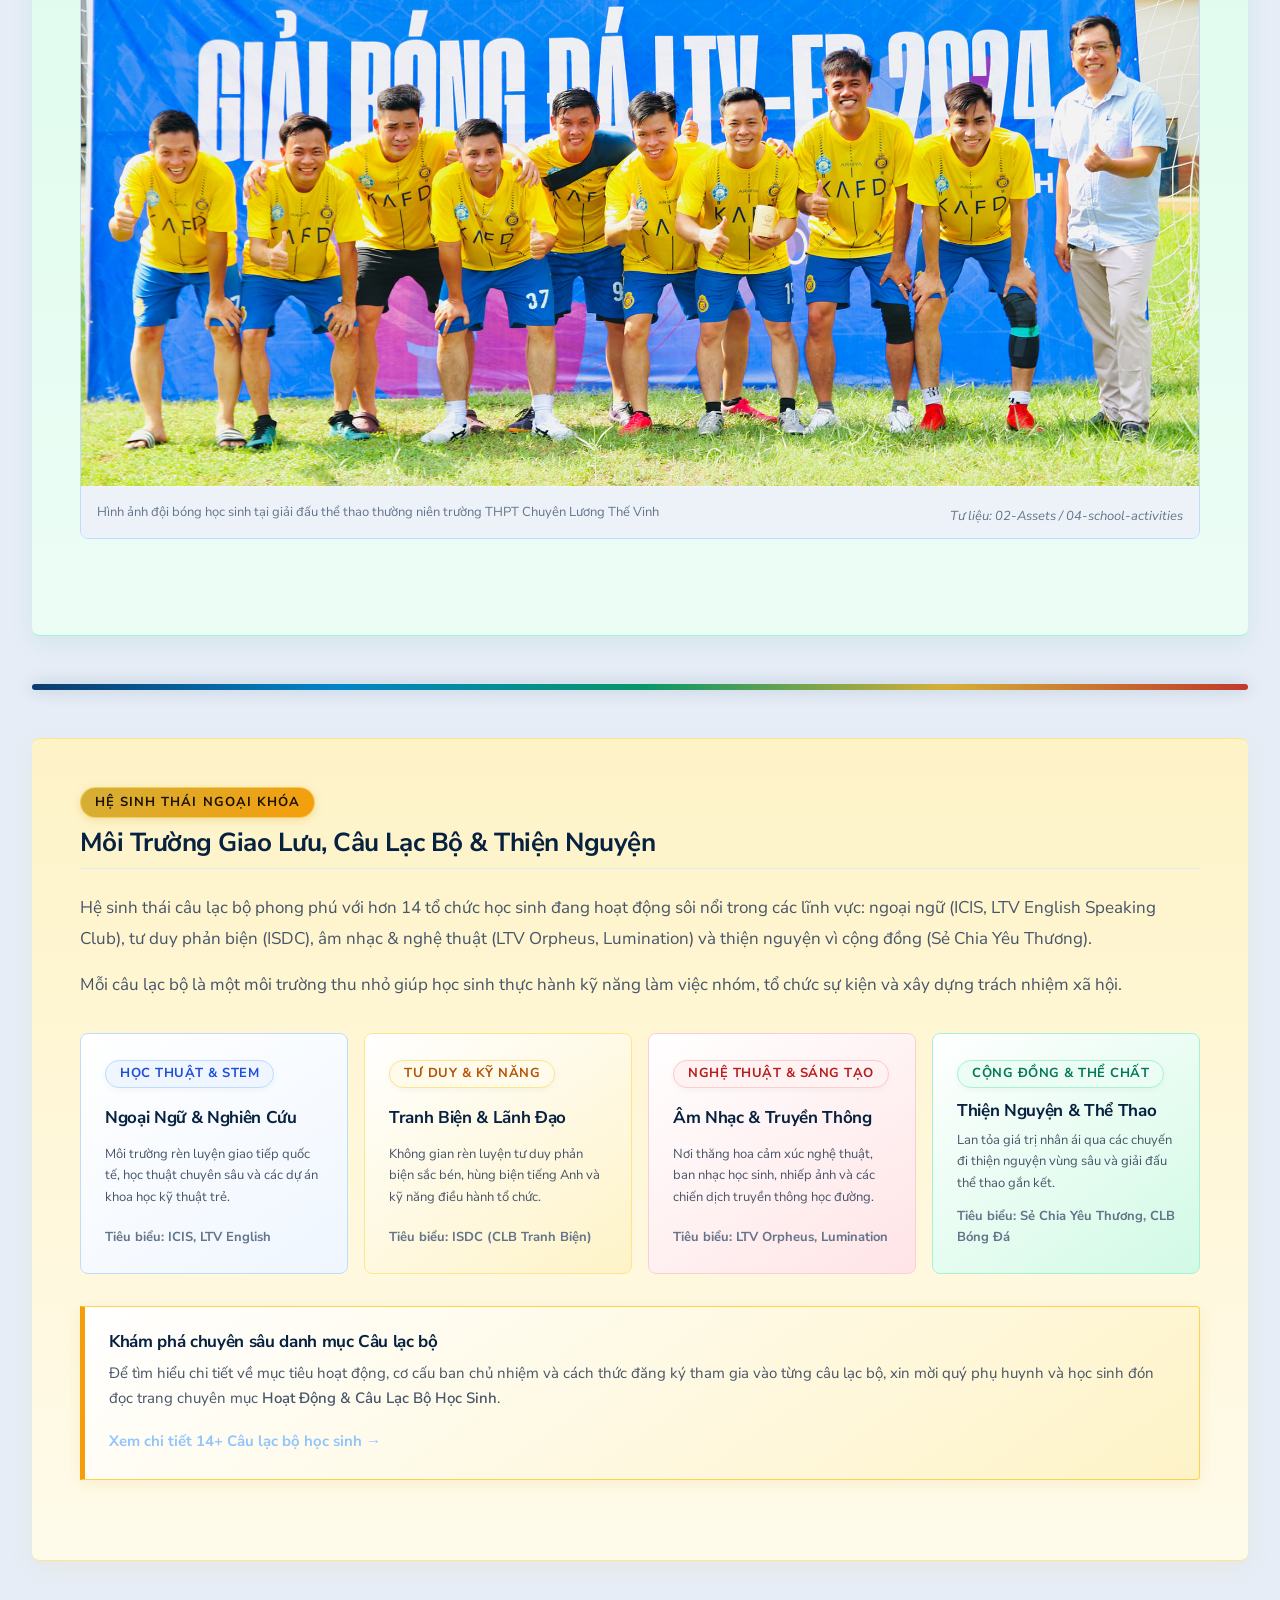
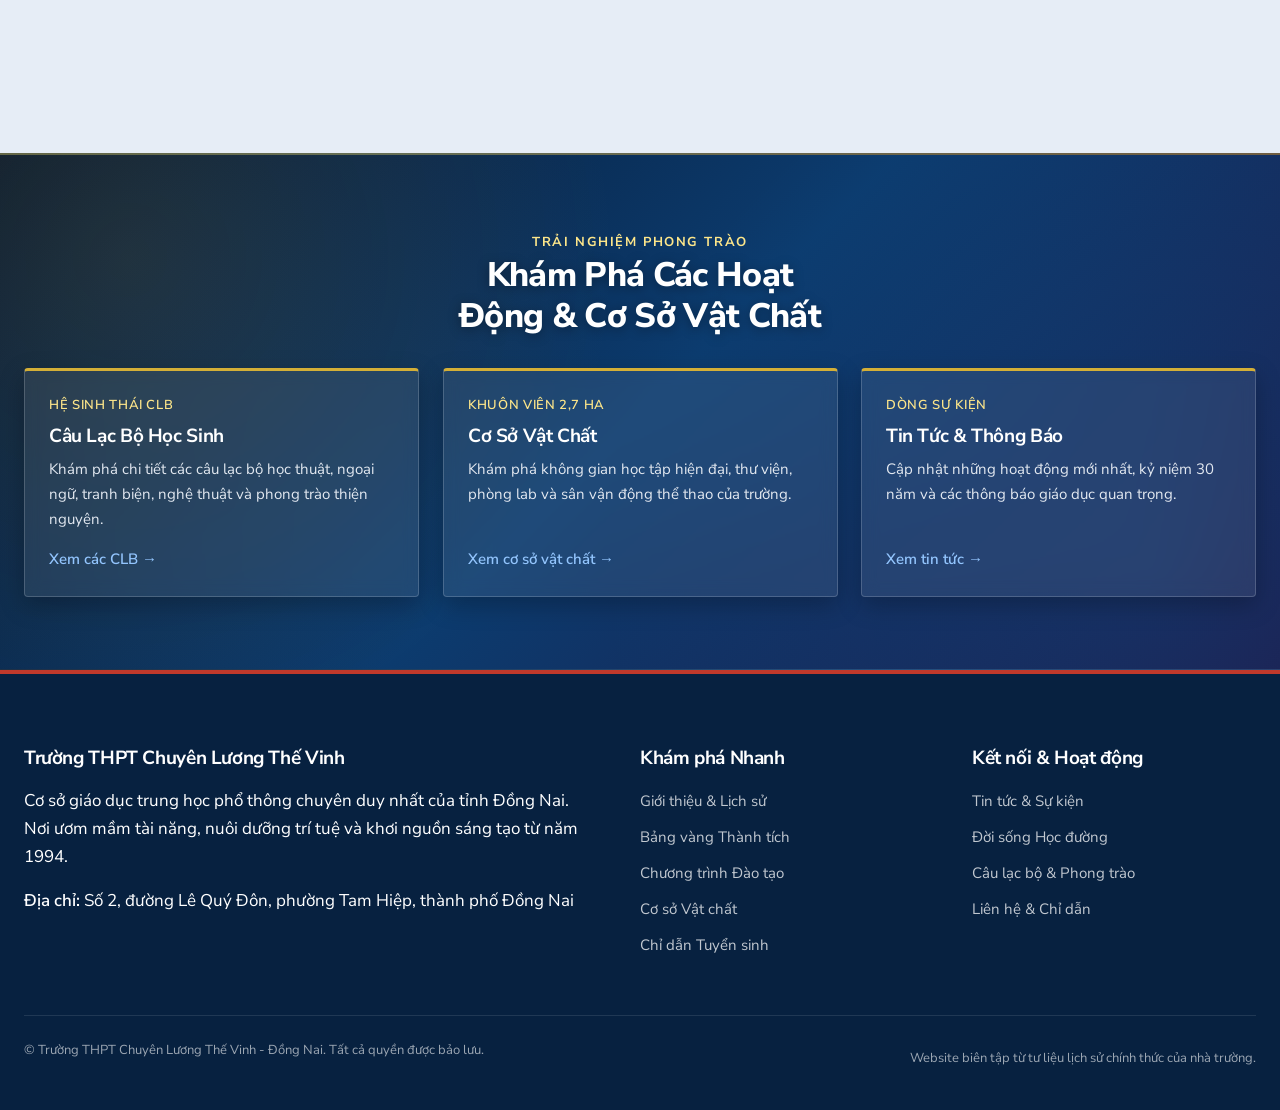
<file: pages/student-life.html>
<!DOCTYPE html>
<html lang="vi">
<head>
  <meta charset="UTF-8">
  <meta name="viewport" content="width=device-width, initial-scale=1.0">
  <meta name="description" content="Đời sống học đường, văn hóa học sinh và các sự kiện truyền thống lớn tại Trường THPT Chuyên Lương Thế Vinh - Đồng Nai.">
  <title>Đời Sống Học Sinh & Văn Hóa Học Đường - THPT Chuyên Lương Thế Vinh</title>

  <!-- Favicon -->
  <link rel="icon" type="image/jpeg" href="../assets/images/logo.jpg">

  <!-- Master Stylesheet & Student Life Page Stylesheet -->
  <link rel="stylesheet" href="../css/main.css">
  <link rel="stylesheet" href="../css/pages/student-life-page.css">
</head>
<body class="student-life-page">
  <!-- Pure CSS Scroll Progress Bar (Strictly Zero-JS) -->
  <div class="scroll-progress-bar" aria-hidden="true"></div>

  <!-- Skip Link for Accessibility (WCAG 2.4.1) -->
  <a href="#main-content" class="skip-link">Chuyển đến nội dung chính</a>

  <!-- Site Header -->
  <header class="site-header">
    <div class="container">
      <div class="site-masthead">
        <div class="site-branding">
          <a href="../index.html" class="site-brand-link">
            <img src="../assets/images/logo.jpg"
                 alt="Logo Trường THPT Chuyên Lương Thế Vinh"
                 class="site-logo"
                 width="58" height="58">
            <span class="site-title">THPT Chuyên Lương Thế Vinh</span>
          </a>
        </div>
        <nav class="site-nav" aria-label="Điều hướng chính">
          <!-- Desktop Navigation -->
          <ul class="nav-list">
            <li><a href="../index.html" class="nav-link">Trang chủ</a></li>
            <li><a href="about.html" class="nav-link">Giới thiệu</a></li>
            <li><a href="news.html" class="nav-link">Tin tức</a></li>
            <li><a href="academics.html" class="nav-link">Học tập</a></li>
            <li><a href="student-life.html" class="nav-link active" aria-current="page">Hoạt động</a></li>
            <li><a href="achievements.html" class="nav-link">Thành tích</a></li>
          </ul>

          <!-- Mobile Navigation Toggle -->
          <details class="nav-mobile-toggle">
            <summary class="nav-toggle-btn" aria-label="Mở menu điều hướng">
              <span class="nav-toggle-icon" aria-hidden="true"></span>
            </summary>
            <ul class="nav-mobile-list">
              <li><a href="../index.html" class="nav-mobile-link">Trang chủ</a></li>
              <li><a href="about.html" class="nav-mobile-link">Giới thiệu</a></li>
              <li><a href="news.html" class="nav-mobile-link">Tin tức</a></li>
              <li><a href="academics.html" class="nav-mobile-link">Học tập</a></li>
              <li><a href="student-life.html" class="nav-mobile-link active" aria-current="page">Hoạt động</a></li>
              <li><a href="achievements.html" class="nav-mobile-link">Thành tích</a></li>
            </ul>
          </details>
        </nav>
      </div>
    </div>
  </header>

  <!-- Breadcrumb Navigation -->
  <nav class="breadcrumb-nav" aria-label="Đường dẫn trang">
    <div class="page-container">
      <ol class="breadcrumb-list">
        <li class="breadcrumb-item"><a href="../index.html" class="breadcrumb-link">Trang chủ</a></li>
        <li class="breadcrumb-item" aria-current="page">Đời sống Học đường</li>
      </ol>
    </div>
  </nav>

  <!-- High-Contrast Immersive Page Hero (Phase 23 Violet Signature Theme) -->
  <header class="page-hero page-hero--violet">
    <div class="page-container">
      <div class="page-hero__inner">
        <span class="page-hero__eyebrow">
          <span class="status-pulse-dot" style="margin-right: 6px;"></span>
          Trải nghiệm & Văn hóa Tuổi trẻ LTV
        </span>
        <h1 class="page-hero__title motion-stagger-title">Đời Sống Học Đường & <span class="page-brand-nowrap">Văn Hóa Học Sinh Chuyên</span></h1>
        <p class="page-hero__description motion-stagger-lead">
          Bên cạnh học tập chuyên sâu, Trường THPT Chuyên Lương Thế Vinh kiến tạo một môi trường học đường nhân văn, 
          nơi học sinh tự do khám phá tiềm năng, tỏa sáng đam mê và gắn kết qua các lễ hội truyền thống, văn hóa nghệ thuật và thể thao.
        </p>
        <div class="page-hero__meta">
          <span class="page-hero__meta-pill">🎉 30 Năm Truyền Thống</span>
          <span class="page-hero__meta-pill">⚽ Giải Bóng Đá Học Sinh 2024</span>
          <span class="page-hero__meta-pill">🎭 14+ Câu Lạc Bộ Năng Động</span>
          <span class="page-hero__meta-pill">🌱 Rèn Luyện Toàn Diện</span>
        </div>
      </div>
    </div>
  </header>

  <!-- Sticky Horizontal Subnav Bar for Fast Anchor Navigation -->
  <nav class="page-subnav" aria-label="Điều hướng nhanh trang Đời sống Học đường">
    <div class="page-subnav__inner">
      <span class="page-subnav__label" aria-hidden="true">
        <svg width="14" height="14" viewBox="0 0 24 24" fill="none" stroke="currentColor" stroke-width="2.5" stroke-linecap="round" stroke-linejoin="round"><line x1="8" y1="6" x2="21" y2="6"></line><line x1="8" y1="12" x2="21" y2="12"></line><line x1="8" y1="18" x2="21" y2="18"></line><line x1="3" y1="6" x2="3.01" y2="6"></line><line x1="3" y1="12" x2="3.01" y2="12"></line><line x1="3" y1="18" x2="3.01" y2="18"></line></svg>
        Mục lục
      </span>
      <ul class="page-subnav__list">
        <li><a href="#buc-tranh-doi-song" class="page-subnav__link">1. Bức tranh Đời sống</a></li>
        <li><a href="#su-kien-truyen-thong" class="page-subnav__link">2. Sự kiện Truyền thống</a></li>
        <li><a href="#the-thao-ren-luyen" class="page-subnav__link">3. Thể thao & Rèn luyện</a></li>
        <li><a href="#clb-ngoai-khoa" class="page-subnav__link">4. Hệ thống CLB & Ngoại khóa</a></li>
      </ul>
    </div>
  </nav>

  <!-- Main Content Area: Balanced Full-Width Layout (1280px) -->
  <main id="main-content" class="page-content-wrapper">
    <div class="page-container page-content--fullwidth">

      <!-- Vibrant Editorial Photo Mosaic Gallery with Aspect Ratios, Card Depth & Staggered Scroll Motion -->
      <section class="student-life-page__mosaic" aria-label="Hình ảnh tiêu biểu đời sống học đường">
        <div class="student-life-page__mosaic-card student-life-page__mosaic-main motion-stagger-img">
          <span class="badge-youth badge-youth--crimson student-life-page__mosaic-badge">
            <span class="status-pulse-dot--crimson" style="margin-right: 4px;"></span>
            Đại Lễ 30 Năm (1994–2024)
          </span>
          <img src="../assets/images/activity-30th-anniversary-student-group-01.jpg"
               alt="Học sinh Trường THPT Chuyên Lương Thế Vinh rạng rỡ trong sự kiện kỷ niệm 30 năm thành lập"
               class="student-life-page__mosaic-img"
               width="2048" height="1340">
          <div class="student-life-page__mosaic-scrim">
            <h3 class="student-life-page__mosaic-title">Ba Thập Kỷ Hội Ngộ Rực Rỡ Sắc Áo Chuyên Lương Thế Vinh</h3>
            <p class="student-life-page__mosaic-caption">Khoảnh khắc hội tụ các thế hệ học sinh trong không khí trang trọng và tự hào trường chuyên Đồng Nai.</p>
          </div>
        </div>

        <div class="student-life-page__mosaic-side">
          <div class="student-life-page__mosaic-card student-life-page__mosaic-sub student-life-page__mosaic-sub--football motion-stagger-1">
            <span class="badge-youth badge-youth--azure student-life-page__mosaic-badge">
              <span class="status-pulse-dot" style="margin-right: 4px;"></span>
              Giải Bóng Đá 2024
            </span>
            <img src="../assets/images/football-tournament-2024.jpg"
                 alt="Giải thi đấu bóng đá học sinh THPT Chuyên Lương Thế Vinh năm 2024"
                 class="student-life-page__mosaic-img"
                 width="1080" height="1080">
            <div class="student-life-page__mosaic-scrim">
              <h3 class="student-life-page__mosaic-title">Giải Bóng Đá Học Sinh 2024</h3>
              <p class="student-life-page__mosaic-caption">Nhiệt huyết thể thao và tinh thần fair-play trên sân cỏ nhân tạo.</p>
            </div>
          </div>

          <div class="student-life-page__mosaic-card student-life-page__mosaic-sub student-life-page__mosaic-sub--campus motion-stagger-2">
            <span class="badge-youth badge-youth--emerald student-life-page__mosaic-badge">
              <span class="status-pulse-dot" style="margin-right: 4px;"></span>
              Khuôn Viên 2,7 ha
            </span>
            <img src="../assets/images/activity-school-field-aerial-01.jpg"
                 alt="Không gian sân trường và các hoạt động tập thể ngoài trời tại cơ sở số 2 Lê Quý Đôn"
                 class="student-life-page__mosaic-img"
                 width="2048" height="1536">
            <div class="student-life-page__mosaic-scrim">
              <h3 class="student-life-page__mosaic-title">Không Gian Thể Thao Ngoài Trời</h3>
              <p class="student-life-page__mosaic-caption">Sân bãi xanh mát phục vụ rèn luyện thể chất và sinh hoạt tập thể.</p>
            </div>
          </div>
        </div>
      </section>

      <!-- Hallmark Milestones Ribbon (Tinted Surfaces & Staggered Scroll Motion) -->
      <section class="student-life-page__highlights" aria-label="Các sự kiện trọng điểm học đường">
        <div class="student-life-page__highlights-grid">
          <div class="student-life-page__highlight-card student-life-page__highlight-card--crimson motion-stagger-1">
            <div class="student-life-page__highlight-header">
              <span class="badge-youth badge-youth--crimson">Đại Lễ Truyền Thống</span>
              <span class="student-life-page__highlight-time">
                <span class="status-pulse-dot--crimson" style="margin-right: 4px;"></span>
                11 / 2024
              </span>
            </div>
            <h3 class="student-life-page__highlight-title">Kỷ Niệm 30 Năm Thành Lập</h3>
            <p class="student-life-page__highlight-desc">Mốc son ba thập kỷ (1994–2024) kết nối các thế hệ nhà giáo và cựu học sinh Lương Thế Vinh vẻ vang.</p>
          </div>

          <div class="student-life-page__highlight-card student-life-page__highlight-card--amber motion-stagger-2">
            <div class="student-life-page__highlight-header">
              <span class="badge-youth badge-youth--amber">Lễ Hội Thường Niên</span>
              <span class="student-life-page__highlight-time">
                <span class="status-pulse-dot--gold" style="margin-right: 4px;"></span>
                Tháng 1–2
              </span>
            </div>
            <h3 class="student-life-page__highlight-title">Hội Xuân Đón Tết Cổ Truyền</h3>
            <p class="student-life-page__highlight-desc">Không gian văn hóa dân gian, trang trí cổng trại, ẩm thực truyền thống và chuỗi trò chơi gắn kết bạn bè.</p>
          </div>

          <div class="student-life-page__highlight-card student-life-page__highlight-card--azure motion-stagger-3">
            <div class="student-life-page__highlight-header">
              <span class="badge-youth badge-youth--azure">Âm Nhạc Tuổi Trẻ</span>
              <span class="student-life-page__highlight-time">
                <span class="status-pulse-dot" style="margin-right: 4px;"></span>
                Đoàn Trường
              </span>
            </div>
            <h3 class="student-life-page__highlight-title">Đêm Nhạc "LTV Tôi Yêu"</h3>
            <p class="student-life-page__highlight-desc">Sân khấu bùng nổ tài năng nghệ thuật, ca hát, vũ đạo và hòa tấu nhạc cụ do Đoàn trường chủ trì.</p>
          </div>

          <div class="student-life-page__highlight-card student-life-page__highlight-card--emerald motion-stagger-4">
            <div class="student-life-page__highlight-header">
              <span class="badge-youth badge-youth--emerald">Thể Thao Rèn Luyện</span>
              <span class="student-life-page__highlight-time">
                <span class="status-pulse-dot" style="margin-right: 4px;"></span>
                Mùa Giải 2024
              </span>
            </div>
            <h3 class="student-life-page__highlight-title">Giải Bóng Đá Học Sinh LTV</h3>
            <p class="student-life-page__highlight-desc">Tranh tài sôi nổi giữa các khối chuyên, thắt chặt tình đồng đội trên sân bóng đá cỏ nhân tạo hiện đại.</p>
          </div>
        </div>
      </section>

      <!-- Section 1: Overview of Student Culture (Indigo Anti-White Band) -->
      <section id="buc-tranh-doi-song" class="page-section section-band--indigo">
        <header class="page-section__header">
          <span class="section-kicker-pill">Bản Sắc Chuyên LTV</span>
          <h2 class="page-section__title motion-stagger-title">Bức Tranh Tổng Thể Đời Sống Học Sinh Chuyên</h2>
        </header>
        <div class="page-prose motion-stagger-lead">
          <p class="editorial-lead">
            Hình ảnh học sinh THPT Chuyên Lương Thế Vinh không chỉ gắn liền với những giờ miệt mài bên trang sách hay phòng thí nghiệm, 
            mà còn hiện diện đầy sức sống qua các hoạt động phong trào, nghệ thuật và kết nối cộng đồng.
          </p>
          <p>
            Nhà trường luôn coi giáo dục toàn diện là kim chỉ nam: bồi dưỡng kiến thức khoa học vững chắc song song với rèn luyện thể chất, 
            thẩm mỹ, kỹ năng lãnh đạo và tinh thần phụng sự xã hội. Mỗi cá nhân khi bước chân vào ngôi trường đều được khích lệ xây dựng bản sắc riêng 
            trong sự gắn kết chặt chẽ với tập thể.
          </p>
        </div>

        <!-- Pillars of Holistic Development (Tinted Cards with Staggered Motion) -->
        <div class="student-life-page__pillars-grid">
          <article class="student-life-page__pillar-card student-life-page__pillar-card--emerald motion-stagger-1">
            <div class="student-life-page__pillar-icon-box" aria-hidden="true">🌱</div>
            <div style="margin-bottom: var(--spacing-xs);">
              <span class="badge-youth badge-youth--emerald">Tự Chủ & Khát Vọng</span>
            </div>
            <h3 class="student-life-page__pillar-title">Tự Chủ & Sáng Tạo</h3>
            <p class="student-life-page__pillar-desc">Khuyến khích học sinh chủ động đề xuất ý tưởng, tổ chức các dự án văn hóa và phong trào tự quản đầy sáng tạo.</p>
          </article>

          <article class="student-life-page__pillar-card student-life-page__pillar-card--azure motion-stagger-2">
            <div class="student-life-page__pillar-icon-box" aria-hidden="true">🤝</div>
            <div style="margin-bottom: var(--spacing-xs);">
              <span class="badge-youth badge-youth--azure">Gắn Kết & Đồng Đội</span>
            </div>
            <h3 class="student-life-page__pillar-title">Gắn Kết & Đồng Đội</h3>
            <p class="student-life-page__pillar-desc">Xây dựng tinh thần đoàn kết bền chặt qua các giải đấu thể thao, hội trại truyền thống và đêm hội âm nhạc bùng nổ.</p>
          </article>

          <article class="student-life-page__pillar-card student-life-page__pillar-card--crimson motion-stagger-3">
            <div class="student-life-page__pillar-icon-box" aria-hidden="true">❤️</div>
            <div style="margin-bottom: var(--spacing-xs);">
              <span class="badge-youth badge-youth--crimson">Trách Nhiệm Xã Hội</span>
            </div>
            <h3 class="student-life-page__pillar-title">Trách Nhiệm Cộng Đồng</h3>
            <p class="student-life-page__pillar-desc">Lan tỏa lòng nhân ái qua các chương trình thiện nguyện, hỗ trợ học sinh có hoàn cảnh khó khăn và đóng góp cho xã hội.</p>
          </article>
        </div>
      </section>

      <!-- Prominent Chromatic Transition: Rainbow Prism Divider -->
      <div class="section-divider-prism" aria-hidden="true"></div>

      <!-- Section 2: Hallmark Events (Deep Celebratory Navy Band with Frosted Dark-Glass Cards) -->
      <section id="su-kien-truyen-thong" class="page-section section-band--navy">
        <header class="page-section__header">
          <span class="section-kicker-pill section-kicker-pill--gold">Dấu Ấn Truyền Thống</span>
          <h2 class="page-section__title motion-stagger-title">Những Sự Kiện và Ngày Hội Học Đường Lớn</h2>
        </header>
        <div class="page-prose motion-stagger-lead">
          <p>
            Đời sống tinh thần tại trường được bồi đắp qua những dấu mốc sự kiện giàu cảm xúc, 
            nơi các thế hệ thầy và trò cùng nhau chia sẻ niềm tự hào chung:
          </p>
        </div>

        <div class="student-life-page__events-list">

          <!-- Event 1: 30th Anniversary -->
          <article class="student-life-page__event-item motion-stagger-1">
            <div class="student-life-page__event-media">
              <img src="../assets/images/birthday-cake.jpg"
                   alt="Nghi thức cắt bánh sinh nhật kỷ niệm 30 năm thành lập trường (1994-2024)"
                   width="2048" height="1290"
                   loading="lazy">
            </div>
            <div class="student-life-page__event-body">
              <div class="student-life-page__event-tag-row">
                <span class="badge-youth badge-youth--dark-glass">
                  <span class="status-pulse-dot--crimson" style="margin-right: 4px;"></span>
                  Tháng 11 / 2024 • Mốc Son Ba Thập Kỷ
                </span>
              </div>
              <h3 class="student-life-page__event-title">Đại Lễ Kỷ Niệm 30 Năm Thành Lập Trường (1994–2024)</h3>
              <p class="student-life-page__event-desc">
                Dấu mốc ba thập kỷ hội ngộ đầy xúc động của các thế hệ nhà giáo, cựu học sinh và học sinh đang theo học. 
                Chương trình diễn ra trang trọng với lễ mít tinh truyền thống, phát hành kỷ yếu 30 năm và những không gian triển lãm lịch sử trường.
              </p>
            </div>
          </article>

          <!-- Event 2: Lunar Spring Fair -->
          <article class="student-life-page__event-item student-life-page__event-item--reverse motion-stagger-2">
            <div class="student-life-page__event-body">
              <div class="student-life-page__event-tag-row">
                <span class="badge-youth badge-youth--dark-glass">
                  <span class="status-pulse-dot--gold" style="margin-right: 4px;"></span>
                  Thường Niên Dịp Tết • Không Gian Dân Gian
                </span>
              </div>
              <h3 class="student-life-page__event-title">Hội Xuân Đón Tết & Không Gian Văn Hóa Dân Gian</h3>
              <p class="student-life-page__event-desc">
                Mỗi dịp xuân về, sân trường trở thành không gian lễ hội rực rỡ sắc màu. Các chi đoàn tự tay thiết kế cổng trại, 
                trang trí góc lớp mang đậm hồn cốt Tết cổ truyền, tổ chức các gian hàng ẩm thực dân gian và chuỗi trò chơi gắn kết tình bạn bè.
              </p>
            </div>
            <div class="student-life-page__event-media">
              <img src="../assets/images/the-campus-during-monday-morning-school-assembly.jpg"
                   alt="Không gian sân trường nơi diễn ra các lễ hội văn hóa và chào cờ đầu tuần"
                   width="2048" height="622"
                   loading="lazy">
            </div>
          </article>

          <!-- Event 3: LTV Toi Yeu Musical Night -->
          <article class="student-life-page__event-item motion-stagger-3">
            <div class="student-life-page__event-media">
              <img src="../assets/images/activity-30th-anniversary-student-group-01.jpg"
                   alt="Học sinh tự tin biểu diễn và tỏa sáng trong các đêm hội âm nhạc nghệ thuật"
                   width="2048" height="1340"
                   loading="lazy">
            </div>
            <div class="student-life-page__event-body">
              <div class="student-life-page__event-tag-row">
                <span class="badge-youth badge-youth--dark-glass">
                  <span class="status-pulse-dot" style="margin-right: 4px;"></span>
                  Đoàn Trường Tổ Chức • Sân Khấu Tuổi Trẻ
                </span>
              </div>
              <h3 class="student-life-page__event-title">Đêm Văn Nghệ "Lương Thế Vinh Tôi Yêu"</h3>
              <p class="student-life-page__event-desc">
                Sân khấu bùng nổ nhiệt huyết tuổi trẻ do Đoàn trường tổ chức, nơi các tài năng ca hát, vũ đạo, hòa tấu nhạc cụ 
                và kịch nghệ được tỏa sáng trọn vẹn, để lại những kỷ niệm thanh xuân khó phai trong lòng mỗi học sinh.
              </p>
            </div>
          </article>

        </div>
      </section>

      <!-- Prominent Chromatic Transition: Rainbow Prism Divider -->
      <div class="section-divider-prism" aria-hidden="true"></div>

      <!-- Section 3: Sports & Athletic Spirit (Emerald Anti-White Band) -->
      <section id="the-thao-ren-luyen" class="page-section section-band--emerald">
        <header class="page-section__header">
          <span class="section-kicker-pill section-kicker-pill--emerald">Thể Chất & Rèn Luyện</span>
          <h2 class="page-section__title motion-stagger-title">Phong Trào Thể Thao & Rèn Luyện Thể Lực</h2>
        </header>
        <div class="page-prose motion-stagger-lead">
          <p>
            Rèn luyện thể chất luôn là một phần không thể thiếu trong hành trình phát triển toàn diện của học sinh chuyên Lương Thế Vinh. 
            Sân bóng đá cỏ nhân tạo và khu liên hợp thể dục thể thao là nơi diễn ra các giải đấu giao lưu sôi nổi giữa các khối chuyên.
          </p>
        </div>

        <!-- Sports Banner with Football Tournament -->
        <div class="student-life-page__sports-banner motion-stagger-1">
          <div class="student-life-page__sports-content">
            <div class="student-life-page__event-tag-row">
              <span class="badge-youth badge-youth--azure">
                <span class="status-pulse-dot" style="margin-right: 4px;"></span>
                Hội Thao Thường Niên
              </span>
            </div>
            <h3 class="callout-box__title" style="font-size: var(--font-size-md);">Giải Bóng Đá Học Sinh Thường Niên (2024)</h3>
            <p style="font-size: var(--font-size-sm); color: var(--color-text-secondary); line-height: var(--line-height-body); margin-bottom: var(--spacing-md);">
              Giải đấu quy tụ các đội bóng đại diện cho các khối chuyên, mang đến những trận cầu kịch tính, 
              thắt chặt tinh thần fair-play và tình đoàn kết giữa các khóa học sinh.
            </p>
            <ul style="font-size: var(--font-size-sm); color: var(--color-text-secondary); padding-left: var(--spacing-lg); margin-bottom: var(--spacing-md);">
              <li>Tham gia tích cực tại Hội khỏe Phù Đổng cấp trường và cấp tỉnh.</li>
              <li>Các môn thể thao phát triển mạnh: Bóng đá, bóng rổ, cầu lông và cờ vua.</li>
            </ul>
            <div class="student-life-page__sports-chips">
              <span class="student-life-page__sport-chip">⚽ Bóng đá cỏ nhân tạo</span>
              <span class="student-life-page__sport-chip">🏀 Bóng rổ sân trường</span>
              <span class="student-life-page__sport-chip">🏸 Cầu lông phong trào</span>
              <span class="student-life-page__sport-chip">♟️ Cờ vua trí tuệ</span>
            </div>
          </div>
          <div class="student-life-page__sports-media">
            <img src="../assets/images/football-tournament-2024.jpg"
                 alt="Giải đấu bóng đá học sinh THPT Chuyên Lương Thế Vinh năm 2024"
                 width="1080" height="1080"
                 loading="lazy">
          </div>
        </div>

        <!-- Additional Team Photo -->
        <figure class="editorial-figure student-life-page__figure-card motion-stagger-2">
          <img src="../assets/images/a-certain-football-team-2024.jpg"
               alt="Một đội bóng học sinh tranh tài tại giải bóng đá LTV 2024"
               width="2048" height="1365"
               loading="lazy">
          <figcaption class="editorial-figure__caption">
            <span>Hình ảnh đội bóng học sinh tại giải đấu thể thao thường niên trường THPT Chuyên Lương Thế Vinh</span>
            <span class="citation-note">Tư liệu: 02-Assets / 04-school-activities</span>
          </figcaption>
        </figure>
      </section>

      <!-- Prominent Chromatic Transition: Rainbow Prism Divider -->
      <div class="section-divider-prism" aria-hidden="true"></div>

      <!-- Section 4: Club Ecosystem Preview & Social Responsibility (Warm Golden Band) -->
      <section id="clb-ngoai-khoa" class="page-section section-band--warm">
        <header class="page-section__header">
          <span class="section-kicker-pill section-kicker-pill--gold">Hệ Sinh Thái Ngoại Khóa</span>
          <h2 class="page-section__title motion-stagger-title">Môi Trường Giao Lưu, Câu Lạc Bộ & Thiện Nguyện</h2>
        </header>
        <div class="page-prose motion-stagger-lead">
          <p>
            Hệ sinh thái câu lạc bộ phong phú với hơn 14 tổ chức học sinh đang hoạt động sôi nổi trong các lĩnh vực: 
            ngoại ngữ (ICIS, LTV English Speaking Club), tư duy phản biện (ISDC), âm nhạc & nghệ thuật (LTV Orpheus, Lumination) 
            và thiện nguyện vì cộng đồng (Sẻ Chia Yêu Thương).
          </p>
          <p>
            Mỗi câu lạc bộ là một môi trường thu nhỏ giúp học sinh thực hành kỹ năng làm việc nhóm, tổ chức sự kiện và xây dựng trách nhiệm xã hội.
          </p>
        </div>

        <!-- Club Pillars Preview Grid (Tinted Surfaces with Staggered Motion) -->
        <div class="student-life-page__club-pillars-grid">
          <div class="student-life-page__club-pillar-card student-life-page__club-pillar-card--azure motion-stagger-1">
            <div class="student-life-page__club-pillar-header">
              <span class="badge-youth badge-youth--azure">Học Thuật & STEM</span>
            </div>
            <h3 class="student-life-page__club-pillar-title">Ngoại Ngữ & Nghiên Cứu</h3>
            <p class="student-life-page__club-pillar-desc">Môi trường rèn luyện giao tiếp quốc tế, học thuật chuyên sâu và các dự án khoa học kỹ thuật trẻ.</p>
            <div class="student-life-page__club-pillar-tags">Tiêu biểu: ICIS, LTV English</div>
          </div>

          <div class="student-life-page__club-pillar-card student-life-page__club-pillar-card--amber motion-stagger-2">
            <div class="student-life-page__club-pillar-header">
              <span class="badge-youth badge-youth--amber">Tư Duy & Kỹ Năng</span>
            </div>
            <h3 class="student-life-page__club-pillar-title">Tranh Biện & Lãnh Đạo</h3>
            <p class="student-life-page__club-pillar-desc">Không gian rèn luyện tư duy phản biện sắc bén, hùng biện tiếng Anh và kỹ năng điều hành tổ chức.</p>
            <div class="student-life-page__club-pillar-tags">Tiêu biểu: ISDC (CLB Tranh Biện)</div>
          </div>

          <div class="student-life-page__club-pillar-card student-life-page__club-pillar-card--crimson motion-stagger-3">
            <div class="student-life-page__club-pillar-header">
              <span class="badge-youth badge-youth--crimson">Nghệ Thuật & Sáng Tạo</span>
            </div>
            <h3 class="student-life-page__club-pillar-title">Âm Nhạc & Truyền Thông</h3>
            <p class="student-life-page__club-pillar-desc">Nơi thăng hoa cảm xúc nghệ thuật, ban nhạc học sinh, nhiếp ảnh và các chiến dịch truyền thông học đường.</p>
            <div class="student-life-page__club-pillar-tags">Tiêu biểu: LTV Orpheus, Lumination</div>
          </div>

          <div class="student-life-page__club-pillar-card student-life-page__club-pillar-card--emerald motion-stagger-4">
            <div class="student-life-page__club-pillar-header">
              <span class="badge-youth badge-youth--emerald">Cộng Đồng & Thể Chất</span>
            </div>
            <h3 class="student-life-page__club-pillar-title">Thiện Nguyện & Thể Thao</h3>
            <p class="student-life-page__club-pillar-desc">Lan tỏa giá trị nhân ái qua các chuyến đi thiện nguyện vùng sâu và giải đấu thể thao gắn kết.</p>
            <div class="student-life-page__club-pillar-tags">Tiêu biểu: Sẻ Chia Yêu Thương, CLB Bóng Đá</div>
          </div>
        </div>

        <div class="callout-box motion-stagger-5">
          <h3 class="callout-box__title">Khám phá chuyên sâu danh mục Câu lạc bộ</h3>
          <p class="callout-box__content">
            Để tìm hiểu chi tiết về mục tiêu hoạt động, cơ cấu ban chủ nhiệm và cách thức đăng ký tham gia vào từng câu lạc bộ, 
            xin mời quý phụ huynh và học sinh đón đọc trang chuyên mục <strong>Hoạt Động & Câu Lạc Bộ Học Sinh</strong>.
          </p>
          <div style="margin-top: var(--spacing-sm);">
            <a href="activities.html" class="pathway-card__link-text" style="font-weight: var(--font-weight-bold);">
              Xem chi tiết 14+ Câu lạc bộ học sinh &rarr;
            </a>
          </div>
        </div>
      </section>

    </div>
  </main>

  <!-- Pathway CTA: Next Steps -->
  <section class="page-pathway" aria-label="Khám phá tiếp theo">
    <div class="page-container">
      <div class="page-pathway__header">
        <span class="page-pathway__eyebrow">Trải nghiệm phong trào</span>
        <h2 class="page-pathway__title motion-stagger-title">Khám Phá Các Hoạt Động & Cơ Sở Vật Chất</h2>
      </div>
      <div class="page-pathway__grid">
        <a href="activities.html" class="pathway-card motion-stagger-1">
          <span class="pathway-card__tag">Hệ sinh thái CLB</span>
          <h3 class="pathway-card__title">Câu Lạc Bộ Học Sinh</h3>
          <p class="pathway-card__desc">Khám phá chi tiết các câu lạc bộ học thuật, ngoại ngữ, tranh biện, nghệ thuật và phong trào thiện nguyện.</p>
          <span class="pathway-card__link-text">Xem các CLB &rarr;</span>
        </a>
        <a href="facilities.html" class="pathway-card motion-stagger-2">
          <span class="pathway-card__tag">Khuôn viên 2,7 ha</span>
          <h3 class="pathway-card__title">Cơ Sở Vật Chất</h3>
          <p class="pathway-card__desc">Khám phá không gian học tập hiện đại, thư viện, phòng lab và sân vận động thể thao của trường.</p>
          <span class="pathway-card__link-text">Xem cơ sở vật chất &rarr;</span>
        </a>
        <a href="news.html" class="pathway-card motion-stagger-3">
          <span class="pathway-card__tag">Dòng sự kiện</span>
          <h3 class="pathway-card__title">Tin Tức & Thông Báo</h3>
          <p class="pathway-card__desc">Cập nhật những hoạt động mới nhất, kỷ niệm 30 năm và các thông báo giáo dục quan trọng.</p>
          <span class="pathway-card__link-text">Xem tin tức &rarr;</span>
        </a>
      </div>
    </div>
  </section>

  <!-- Site Footer -->
  <footer class="site-footer">
    <div class="container">
      <div class="footer-grid">
        <div class="footer-col">
          <h3 class="footer-heading">Trường THPT Chuyên Lương Thế Vinh</h3>
          <p class="footer-desc">
            Cơ sở giáo dục trung học phổ thông chuyên duy nhất của tỉnh Đồng Nai. Nơi ươm mầm tài năng, nuôi dưỡng trí tuệ và khơi nguồn sáng tạo từ năm 1994.
          </p>
          <p class="footer-meta">
            <strong>Địa chỉ:</strong> Số 2, đường Lê Quý Đôn, phường Tam Hiệp, thành phố Đồng Nai
          </p>
        </div>
        <div class="footer-col">
          <h3 class="footer-heading">Khám phá Nhanh</h3>
          <ul class="footer-links">
            <li><a href="about.html">Giới thiệu & Lịch sử</a></li>
            <li><a href="achievements.html">Bảng vàng Thành tích</a></li>
            <li><a href="academics.html">Chương trình Đào tạo</a></li>
            <li><a href="facilities.html">Cơ sở Vật chất</a></li>
            <li><a href="admissions.html">Chỉ dẫn Tuyển sinh</a></li>
          </ul>
        </div>
        <div class="footer-col">
          <h3 class="footer-heading">Kết nối & Hoạt động</h3>
          <ul class="footer-links">
            <li><a href="news.html">Tin tức & Sự kiện</a></li>
            <li><a href="student-life.html">Đời sống Học đường</a></li>
            <li><a href="activities.html">Câu lạc bộ & Phong trào</a></li>
            <li><a href="contact.html">Liên hệ & Chỉ dẫn</a></li>
          </ul>
        </div>
      </div>
      <div class="footer-bottom">
        <p>&copy; Trường THPT Chuyên Lương Thế Vinh - Đồng Nai. Tất cả quyền được bảo lưu.</p>
        <p class="footer-source-note">Website biên tập từ tư liệu lịch sử chính thức của nhà trường.</p>
      </div>
    </div>
  </footer>

</body>
</html>
</file>
<file: css/main.css>
/**
 * THPT CHUYEN LUONG THE VINH - MASTER STYLESHEET
 * File: css/main.css
 * Spec: LTV Homepage Design Specification v1.0
 * Architecture: Pure Modular CSS3 without preprocessors or build tools
 * Direction: Editorial | Nunito Sans (Unified System) | Blue Primary + Red Accent
 */

/* 0. Font Face Layer — Local Google Fonts fallback */
@import url("../assets/fonts/fonts.css");

/* 1. Base Layer — variables first so all other files can reference tokens */
@import url("base/variables.css");
@import url("base/reset.css");
@import url("base/typography.css");
@import url("base/motion.css");

/* 2. Layout Layer */
@import url("layout/grid.css");
@import url("layout/header.css");
@import url("layout/footer.css");
@import url("layout/page-layout.css");

/* 3. Component Layer */
@import url("components/buttons.css");
@import url("components/cards.css");
@import url("components/badges.css");

/* 4. Section Layer (Homepage Specific) */
@import url("sections/hero.css");
@import url("sections/intro.css");
@import url("sections/stats.css");
@import url("sections/timeline.css");
@import url("sections/achievements.css");
@import url("sections/activities.css");
</file>
<file: css/pages/about-page.css>
/**
 * THPT CHUYEN LUONG THE VINH - ABOUT PAGE STYLESHEET
 * File: css/pages/about-page.css
 * Architecture: Modular Page-Specific Stylesheet
 * Namespace: .about-page
 * Direction: LTV Editorial Premium Design System v1.0
 * Benchmark: Homepage Visual Direction (Batch 1 Approved)
 *
 * Sections:
 *   1. Page Hero (Editorial Historical Introduction)
 *   2. Editorial Prose & Drop Caps
 *   3. Pull Quotes (Educational Philosophy)
 *   4. Archival & Campus Figure Enhancements
 *   5. Historical Timeline Centerpiece (Biên niên sử 30 năm)
 *   6. Campus Evolution Split (Trước & Sau 1997 vs Hiện nay)
 *   7. School Identity & Emblem Showcase (Trời tròn Đất vuông)
 *   8. Values & Pillars Grid (5 Trụ cột cốt lõi)
 *   9. Organization & Institutional Callout
 *  10. Sticky Sidebar Enhancements
 *  11. Pathway CTA Enhancements
 *  12. Responsive Adaptations (1024px, 768px, 480px)
 *  13. Accessibility & Prefers-Reduced-Motion
 */


/* =====================================================
   1. PAGE HERO — Editorial Historical Introduction
   ===================================================== */

.about-page .page-hero {
  position: relative;
  background: linear-gradient(135deg, #061830 0%, #1A1202 30%, #0C3B6E 65%, #172554 100%);
  border-bottom: 2px solid rgba(212, 175, 55, 0.45);
  padding: var(--spacing-3xl) 0 var(--spacing-2xl) 0;
  overflow: hidden;
  box-shadow: 0 10px 30px rgba(6, 24, 48, 0.35);
}

/* Editorial Top Accent Stripe */
.about-page .page-hero::before {
  content: "";
  position: absolute;
  top: 0;
  left: 0;
  right: 0;
  height: 4px;
  background: linear-gradient(90deg, #D4AF37 0%, #F59E0B 25%, #0284C7 50%, #C0392B 75%, #D4AF37 100%);
  z-index: 1;
}

.about-page .page-hero__inner {
  max-width: 920px;
  position: relative;
  z-index: 2;
}

.about-page .page-hero__eyebrow {
  display: inline-flex;
  align-items: center;
  gap: var(--spacing-xs);
  font-size: var(--font-size-xs);
  font-weight: var(--font-weight-bold);
  text-transform: uppercase;
  letter-spacing: 0.12em;
  color: #FDE68A;
  background-color: rgba(255, 255, 255, 0.12);
  padding: 5px 16px;
  border-radius: var(--radius-pill);
  border: 1px solid rgba(253, 230, 138, 0.45);
  margin-bottom: var(--spacing-md);
  box-shadow: 0 0 18px rgba(212, 175, 55, 0.25);
}

.about-page .page-hero__eyebrow::before {
  display: none;
}

.about-page .page-hero__title {
  font-family: var(--font-heading);
  font-size: var(--font-size-3xl);
  font-weight: var(--font-weight-extrabold);
  line-height: var(--line-height-tight);
  color: #FFFFFF;
  text-shadow: 0 2px 16px rgba(0, 0, 0, 0.45);
  letter-spacing: var(--letter-spacing-heading);
  margin-bottom: var(--spacing-md);
  text-wrap: balance;
}

.about-page .page-hero__description {
  font-size: var(--font-size-md);
  line-height: var(--line-height-relaxed);
  color: #E2E8F0;
  margin-bottom: var(--spacing-lg);
  max-width: 840px;
}

/* Historical Credentials Meta Strip */
.about-page .about-hero__meta {
  display: flex;
  flex-wrap: wrap;
  align-items: center;
  gap: var(--spacing-md);
  padding: var(--spacing-xs) var(--spacing-md);
  background: rgba(255, 255, 255, 0.08);
  backdrop-filter: blur(8px);
  -webkit-backdrop-filter: blur(8px);
  border-radius: var(--radius-pill);
  border: 1px solid rgba(255, 255, 255, 0.18);
  font-size: var(--font-size-sm);
  color: #CBD5E1;
  width: fit-content;
}

.about-page .about-hero__meta-item strong {
  color: #FDE68A;
  font-weight: var(--font-weight-extrabold);
}

.about-page .about-hero__meta-divider {
  color: rgba(255, 255, 255, 0.35);
}


/* =====================================================
   2. EDITORIAL PROSE & DROP CAPS
   ===================================================== */

.about-page .editorial-lead {
  font-size: var(--font-size-md);
  line-height: var(--line-height-relaxed);
  color: var(--color-text-primary);
  margin-bottom: var(--spacing-lg);
}

/* Editorial Drop Cap on Overview Section */
.about-page #tong-quan .editorial-lead::first-letter {
  float: left;
  font-family: var(--font-heading);
  font-size: 3.5rem;
  line-height: 0.82;
  font-weight: var(--font-weight-extrabold);
  color: var(--color-primary-blue);
  padding-right: 0.65rem;
  padding-top: 0.15rem;
  text-shadow: 0 1px 2px rgba(12, 59, 110, 0.1);
}

/* Editorial Drop Cap on Origins Section */
.about-page #nguon-goc .editorial-lead::first-letter,
.about-page #nguon-goc .page-prose > p:first-of-type::first-letter {
  float: left;
  font-family: var(--font-heading);
  font-size: 3.25rem;
  line-height: 0.85;
  font-weight: var(--font-weight-extrabold);
  color: var(--color-primary-blue);
  padding-right: 0.65rem;
  padding-top: 0.12rem;
  text-shadow: 0 1px 2px rgba(12, 59, 110, 0.1);
}

/* Subtle Section Header Tag Styling */
.about-page .page-section__tag {
  display: inline-flex;
  align-items: center;
  gap: 6px;
  font-size: var(--font-size-xs);
  font-weight: var(--font-weight-bold);
  text-transform: uppercase;
  letter-spacing: 0.1em;
  color: var(--color-accent-red);
  margin-bottom: var(--spacing-2xs);
}

.about-page .page-section__tag::before {
  content: "";
  display: inline-block;
  width: 5px;
  height: 5px;
  border-radius: 50%;
  background-color: var(--color-accent-red);
}

.about-page .page-section__title {
  font-family: var(--font-heading);
  font-size: var(--font-size-xl);
  font-weight: var(--font-weight-extrabold);
  color: var(--color-primary-blue-dark);
  line-height: var(--line-height-heading);
  letter-spacing: -0.015em;
  margin: 0;
}


/* =====================================================
   3. EDUCATIONAL DIRECTION & CALLOUTS
   ===================================================== */

.about-page .editorial-callout,
.about-page .editorial-quote {
  position: relative;
  background-color: var(--color-primary-blue-wash);
  border-left: 4px solid var(--color-primary-blue);
  border-radius: 0 var(--radius-md) var(--radius-md) 0;
  padding: var(--spacing-lg) var(--spacing-xl);
  margin: var(--spacing-xl) 0;
  color: var(--color-primary-blue-dark);
  box-shadow: var(--shadow-sm);
}

.about-page .editorial-callout__label {
  display: inline-block;
  font-size: var(--font-size-xs);
  font-weight: var(--font-weight-bold);
  text-transform: uppercase;
  letter-spacing: 0.1em;
  color: var(--color-primary-blue);
  margin-bottom: var(--spacing-xs);
}

.about-page .editorial-callout__text {
  font-style: italic;
  font-size: var(--font-size-md);
  line-height: var(--line-height-relaxed);
  color: var(--color-primary-blue-dark);
  margin: 0;
}

.about-page .editorial-quote {
  font-style: italic;
  font-size: var(--font-size-md);
  line-height: var(--line-height-relaxed);
}

.about-page .editorial-quote::before {
  content: "";
  display: none;
}


/* =====================================================
   4. ARCHIVAL & CAMPUS FIGURE ENHANCEMENTS
   ===================================================== */

.about-page .editorial-figure {
  margin: var(--spacing-xl) 0;
  background-color: var(--color-bg-base);
  border: 1px solid var(--color-border);
  border-radius: var(--radius-md);
  box-shadow: var(--shadow-card-elevated);
  overflow: hidden;
  transition: transform var(--motion-timing-normal) var(--motion-ease-out),
              box-shadow var(--motion-timing-normal) var(--motion-ease-out);
}

.about-page .editorial-figure:hover {
  transform: translateY(-3px);
  box-shadow: var(--shadow-card-hover);
}

.about-page .editorial-figure img {
  width: 100%;
  height: auto;
  display: block;
  object-fit: cover;
  transition: transform var(--motion-timing-emphasis) var(--motion-ease-out);
}

.about-page .editorial-figure:hover img {
  transform: scale(1.035);
}

.about-page .editorial-figure__caption {
  padding: var(--spacing-sm) var(--spacing-md);
  font-size: var(--font-size-xs);
  color: var(--color-text-secondary);
  border-top: 1px solid var(--color-border-light);
  background-color: var(--color-bg-base);
  display: flex;
  justify-content: space-between;
  align-items: center;
  flex-wrap: wrap;
  gap: var(--spacing-xs);
}

.about-page .editorial-figure__caption span:first-child {
  font-weight: var(--font-weight-medium);
  color: var(--color-text-primary);
}

/* Museum Archival Matting for Historical Predecessor Photo */
.about-page #nguon-goc .editorial-figure {
  border: 2px solid #CBD5E1;
  padding: 8px;
  background-color: #FFFFFF;
}

.about-page #nguon-goc .editorial-figure img {
  border-radius: var(--radius-sm);
  filter: contrast(1.02);
}


/* =====================================================
   4B. PAGE SECTION CARDS & BANDS (Phase 23 Anti-White)
   ===================================================== */

.about-page .page-section {
  padding: var(--spacing-2xl);
  border-radius: var(--bento-radius, 20px);
  margin-bottom: var(--spacing-2xl);
  box-shadow: var(--shadow-md);
  position: relative;
  overflow: hidden;
}

@media (max-width: 768px) {
  .about-page .page-section {
    padding: var(--spacing-xl) var(--spacing-md);
    border-radius: var(--radius-md);
    margin-bottom: var(--spacing-xl);
  }
}

/* =====================================================
   4C. SECTION-BAND--NAVY DARK FEATURE BAND OVERRIDES
   ===================================================== */
.about-page .section-band--navy {
  box-shadow: 0 16px 48px rgba(6, 24, 48, 0.55);
  border: 1px solid rgba(255, 255, 255, 0.15) !important;
}

.about-page .section-band--navy .page-section__header {
  border-bottom-color: rgba(255, 255, 255, 0.15);
}

.about-page .section-band--navy .page-section__title {
  color: #FFFFFF !important;
  text-shadow: 0 2px 14px rgba(0, 0, 0, 0.45);
}

.about-page .section-band--navy .page-prose,
.about-page .section-band--navy .page-prose p {
  color: #E2E8F0 !important;
}

.about-page .section-band--navy strong,
.about-page .section-band--navy b {
  color: #FDE68A !important;
  font-weight: var(--font-weight-bold);
}

.about-page .section-band--navy em {
  color: #FEF08A !important;
}

.about-page .section-band--navy a:not(.btn) {
  color: #93C5FD !important;
}

.about-page .section-band--navy a:not(.btn):hover {
  color: #FDE68A !important;
}

/* Timeline on Navy Band */
.about-page .section-band--navy .editorial-timeline__item {
  background: rgba(7, 33, 64, 0.85);
  backdrop-filter: blur(8px);
  -webkit-backdrop-filter: blur(8px);
  border: 1px solid rgba(255, 255, 255, 0.15);
  border-left: 3px solid var(--color-accent-gold);
  box-shadow: 0 6px 20px rgba(0, 0, 0, 0.35);
}

.about-page .section-band--navy .editorial-timeline__item:hover {
  background: rgba(12, 59, 110, 0.9);
  border-color: rgba(255, 255, 255, 0.3);
  border-left-color: #F59E0B;
  box-shadow: 0 8px 24px rgba(0, 0, 0, 0.45), 0 0 16px rgba(212, 175, 55, 0.25);
}

.about-page .section-band--navy .editorial-timeline__item:has(.editorial-timeline__marker--accent) {
  border-left-color: var(--color-accent-red-light);
  box-shadow: 0 6px 20px rgba(0, 0, 0, 0.35), 0 0 18px rgba(192, 57, 43, 0.3);
}

.about-page .section-band--navy .editorial-timeline__item:has(.editorial-timeline__marker--accent):hover {
  box-shadow: 0 8px 28px rgba(0, 0, 0, 0.45), 0 0 24px rgba(192, 57, 43, 0.45);
}

.about-page .section-band--navy .editorial-timeline__year {
  color: #FDE68A;
  background-color: rgba(212, 175, 55, 0.15);
  border-color: rgba(212, 175, 55, 0.35);
}

.about-page .section-band--navy .editorial-timeline__marker--accent ~ .editorial-timeline__year,
.about-page .section-band--navy .editorial-timeline__item:has(.editorial-timeline__marker--accent) .editorial-timeline__year {
  color: #FECACA;
  background-color: rgba(192, 57, 43, 0.25);
  border-color: rgba(192, 57, 43, 0.5);
}

.about-page .section-band--navy .editorial-timeline__title {
  color: #FFFFFF !important;
}

.about-page .section-band--navy .editorial-timeline__text {
  color: #CBD5E1 !important;
}

.about-page .section-band--navy .editorial-timeline__marker {
  border-color: #061830;
  box-shadow: 0 0 0 3px rgba(2, 132, 199, 0.4);
}

/* Gate Cards on Navy Band */
.about-page .section-band--navy .gate-card {
  background: rgba(7, 33, 64, 0.85);
  backdrop-filter: blur(10px);
  -webkit-backdrop-filter: blur(10px);
  border: 1px solid rgba(255, 255, 255, 0.15);
  box-shadow: 0 8px 28px rgba(0, 0, 0, 0.4);
}

.about-page .section-band--navy .gate-card__body {
  background: transparent;
}

.about-page .section-band--navy .gate-card__title {
  color: #FFFFFF !important;
}

.about-page .section-band--navy .gate-card__desc {
  color: #CBD5E1 !important;
}

.about-page .section-band--navy .gate-card__meta {
  border-top-color: rgba(255, 255, 255, 0.12);
  color: #94A3B8;
}

.about-page .section-band--navy .gate-card--heritage {
  border-top: 3px solid #0284C7;
}

.about-page .section-band--navy .gate-card--heritage:hover {
  box-shadow: 0 12px 36px rgba(0, 0, 0, 0.5), 0 0 24px rgba(2, 132, 199, 0.35);
  border-color: rgba(2, 132, 199, 0.6);
}

.about-page .section-band--navy .gate-card--modern {
  border-top: 3px solid var(--color-accent-red-light);
}

.about-page .section-band--navy .gate-card--modern:hover {
  box-shadow: 0 12px 36px rgba(0, 0, 0, 0.5), 0 0 24px rgba(192, 57, 43, 0.4);
  border-color: rgba(192, 57, 43, 0.6);
}


/* =====================================================
   5. HISTORICAL TIMELINE CENTERPIECE (Hành trình 30 năm)
   ===================================================== */

.about-page .editorial-timeline {
  position: relative;
  padding-left: 2.25rem;
  margin: var(--spacing-2xl) 0;
}

/* Continuous Multi-Color Gradient Spine */
.about-page .editorial-timeline::before {
  content: "";
  position: absolute;
  top: 12px;
  bottom: 12px;
  left: 9px;
  width: 3px;
  background: linear-gradient(180deg, var(--color-primary-blue) 0%, #0284C7 25%, #059669 50%, var(--color-accent-gold) 75%, var(--color-accent-red) 100%);
  border-radius: var(--radius-pill);
}

/* Individual Milestone Card */
.about-page .editorial-timeline__item {
  position: relative;
  background-color: var(--color-bg-base);
  border: 1px solid var(--color-border);
  border-left: 3px solid var(--color-primary-blue);
  border-radius: 0 var(--radius-md) var(--radius-md) 0;
  padding: var(--spacing-md) var(--spacing-lg);
  margin-bottom: var(--spacing-lg);
  box-shadow: var(--shadow-sm);
  transition: transform var(--motion-timing-fast) var(--motion-ease-out),
              box-shadow var(--motion-timing-fast) var(--motion-ease-out),
              border-left-color var(--motion-timing-fast) var(--motion-ease-out);
}

.about-page .editorial-timeline__item:hover {
  transform: translateX(6px);
  box-shadow: var(--shadow-card-hover);
  border-left-color: var(--color-accent-red);
}

.about-page .editorial-timeline__item:has(.editorial-timeline__marker--accent) {
  border-left-color: var(--color-accent-red);
  box-shadow: var(--shadow-sm), 0 0 18px rgba(192, 57, 43, 0.12);
}

.about-page .editorial-timeline__item:has(.editorial-timeline__marker--accent):hover {
  box-shadow: var(--shadow-card-hover-crimson);
}

.about-page .editorial-timeline__item:last-child {
  margin-bottom: 0;
}

/* Milestone Markers — Concentric Glowing Rings */
.about-page .editorial-timeline__marker {
  position: absolute;
  top: 18px;
  left: calc(-2.25rem + 1px);
  width: 17px;
  height: 17px;
  border-radius: 50%;
  background-color: var(--color-primary-blue);
  border: 3px solid var(--color-bg-base);
  box-shadow: 0 0 0 3px rgba(12, 59, 110, 0.25);
  transition: transform var(--motion-timing-fast) var(--motion-ease-out),
              background-color var(--motion-timing-fast) var(--motion-ease-out),
              box-shadow var(--motion-timing-fast) var(--motion-ease-out);
}

.about-page .editorial-timeline__item:hover .editorial-timeline__marker {
  transform: scale(1.3);
  background-color: var(--color-accent-red);
  box-shadow: 0 0 0 4px rgba(192, 57, 43, 0.3);
}

/* Highlighted Milestones (1994 Founding & 2024 Anniversary) */
.about-page .editorial-timeline__marker--accent {
  background-color: var(--color-accent-red);
  box-shadow: 0 0 0 4px rgba(192, 57, 43, 0.35);
}

/* Milestone Year Display */
.about-page .editorial-timeline__year {
  display: inline-block;
  font-family: var(--font-heading);
  font-size: var(--font-size-sm);
  font-weight: var(--font-weight-extrabold);
  color: var(--color-primary-blue);
  background-color: var(--color-primary-blue-wash);
  padding: 3px 12px;
  border-radius: var(--radius-pill);
  border: 1px solid rgba(12, 59, 110, 0.12);
  margin-bottom: var(--spacing-xs);
  letter-spacing: 0.03em;
}

.about-page .editorial-timeline__marker--accent ~ .editorial-timeline__year,
.about-page .editorial-timeline__item:has(.editorial-timeline__marker--accent) .editorial-timeline__year {
  color: var(--color-accent-red);
  background-color: var(--color-accent-red-wash);
  border-color: rgba(192, 57, 43, 0.2);
}

.about-page .editorial-timeline__title {
  font-family: var(--font-heading);
  font-size: var(--font-size-base);
  font-weight: var(--font-weight-bold);
  color: var(--color-primary-blue-dark);
  margin-bottom: var(--spacing-xs);
}

.about-page .editorial-timeline__text {
  font-size: var(--font-size-sm);
  line-height: var(--line-height-body);
  color: var(--color-text-secondary);
  margin: 0;
}


/* =====================================================
   6. CAMPUS EVOLUTION SPLIT (Cổng trường Trước & Sau)
   ===================================================== */

.about-page .editorial-split {
  display: grid;
  grid-template-columns: 1fr 1fr;
  gap: var(--spacing-lg);
  margin: var(--spacing-xl) 0;
}

.about-page .editorial-split .editorial-figure {
  margin: 0;
  position: relative;
}

.about-page .editorial-split .editorial-figure img {
  aspect-ratio: 16 / 10;
  object-fit: cover;
}


/* =====================================================
   7. SCHOOL IDENTITY & EMBLEM (Trời tròn Đất vuông)
   ===================================================== */

.about-page .symbol-grid {
  display: grid;
  grid-template-columns: 160px 1fr;
  gap: var(--spacing-xl);
  align-items: center;
  background: linear-gradient(145deg, #FFFFFF 0%, var(--color-primary-blue-wash) 100%);
  border: 1px solid var(--color-border);
  border-top: 3px solid var(--color-primary-blue);
  border-radius: var(--radius-md);
  box-shadow: var(--shadow-card-elevated);
  padding: var(--spacing-xl);
  margin: var(--spacing-xl) 0;
}

.about-page .symbol-grid__media {
  width: 140px;
  text-align: center;
  margin: 0 auto;
}

.about-page .symbol-grid__media img {
  width: 130px;
  height: 130px;
  border-radius: var(--radius-md);
  border: 2px solid var(--color-border);
  background-color: var(--color-bg-base);
  padding: var(--spacing-xs);
  object-fit: contain;
  box-shadow: var(--shadow-sm);
  transition: transform var(--motion-timing-normal) var(--motion-ease-out);
}

.about-page .symbol-grid:hover .symbol-grid__media img {
  transform: scale(1.05);
}

.about-page .symbol-grid__desc .callout-box__title {
  font-family: var(--font-heading);
  font-size: var(--font-size-lg);
  font-weight: var(--font-weight-bold);
  color: var(--color-primary-blue-dark);
  margin-bottom: var(--spacing-xs);
}

.about-page .symbol-grid__desc p {
  font-size: var(--font-size-sm);
  line-height: var(--line-height-body);
  color: var(--color-text-secondary);
  margin-bottom: var(--spacing-md);
}

.about-page .symbol-grid__desc ul {
  list-style: none;
  padding: 0;
  margin: 0;
  display: grid;
  gap: var(--spacing-xs);
}

.about-page .symbol-grid__desc li {
  position: relative;
  padding-left: var(--spacing-lg);
  font-size: var(--font-size-sm);
  line-height: var(--line-height-body);
  color: var(--color-text-secondary);
}

.about-page .symbol-grid__desc li::before {
  content: "■";
  position: absolute;
  left: 0;
  top: 1px;
  font-size: 0.65rem;
  color: var(--color-primary-blue);
}

.about-page .symbol-grid__desc li:nth-child(2)::before {
  color: var(--color-primary-blue);
}

.about-page .symbol-grid__desc li:nth-child(3)::before {
  color: var(--color-accent-red);
}

.about-page .symbol-grid__desc li:nth-child(4)::before {
  color: #94A3B8;
}


/* =====================================================
   8. VALUES & PILLARS GRID (5 Trụ cột Cốt lõi)
   ===================================================== */

.about-page .values-grid {
  display: grid;
  grid-template-columns: repeat(auto-fit, minmax(260px, 1fr));
  gap: var(--spacing-lg);
  margin: var(--spacing-xl) 0;
}

.about-page .value-card {
  background-color: var(--color-bg-base);
  border: 1px solid var(--color-border);
  border-top: 3px solid var(--color-primary-blue);
  border-radius: var(--radius-md);
  padding: var(--spacing-xl);
  box-shadow: var(--shadow-sm);
  transition: transform var(--motion-timing-normal) var(--motion-ease-out),
              box-shadow var(--motion-timing-normal) var(--motion-ease-out),
              border-top-color var(--motion-timing-fast) var(--motion-ease-out);
}

.about-page .value-card:hover {
  transform: translateY(-4px);
  box-shadow: var(--shadow-card-elevated);
  border-top-color: var(--color-accent-red);
}

.about-page .value-card__number {
  font-family: var(--font-heading);
  font-size: 2.25rem;
  font-weight: var(--font-weight-extrabold);
  color: var(--color-primary-blue);
  line-height: 1;
  margin-bottom: var(--spacing-xs);
  letter-spacing: -0.03em;
  transition: color var(--motion-timing-fast);
}

.about-page .value-card:hover .value-card__number {
  color: var(--color-accent-red);
}

.about-page .value-card__title {
  font-family: var(--font-heading);
  font-size: var(--font-size-base);
  font-weight: var(--font-weight-bold);
  color: var(--color-primary-blue-dark);
  margin-bottom: var(--spacing-xs);
}

.about-page .value-card__desc {
  font-size: var(--font-size-sm);
  line-height: var(--line-height-body);
  color: var(--color-text-secondary);
  margin: 0;
}


/* =====================================================
   9. ORGANIZATION & INSTITUTIONAL CALLOUT
   ===================================================== */

.about-page .callout-box {
  background: var(--surface-card-indigo);
  border: 1px solid rgba(79, 70, 229, 0.25);
  border-left: 5px solid var(--color-accent-indigo);
  border-radius: var(--radius-md);
  padding: var(--spacing-xl);
  margin: var(--spacing-xl) 0;
  box-shadow: 0 4px 18px rgba(79, 70, 229, 0.1);
}

.about-page .callout-box__title {
  font-family: var(--font-heading);
  font-size: var(--font-size-base);
  font-weight: var(--font-weight-bold);
  color: var(--color-primary-blue-dark);
  margin-bottom: var(--spacing-xs);
}

.about-page .callout-box__content {
  font-size: var(--font-size-sm);
  line-height: var(--line-height-body);
  color: var(--color-text-secondary);
}


/* =====================================================
   10. STICKY SIDEBAR ENHANCEMENTS
   ===================================================== */

.about-page .page-sidebar-card {
  position: sticky;
  top: 108px;
  background-color: var(--color-bg-base);
  border: 1px solid var(--color-border);
  border-radius: var(--radius-md);
  box-shadow: var(--shadow-sm);
  padding: var(--spacing-xl);
  margin-bottom: var(--spacing-xl);
}

.about-page .page-sidebar-card__title {
  font-family: var(--font-heading);
  font-size: var(--font-size-md);
  font-weight: var(--font-weight-bold);
  color: var(--color-primary-blue-dark);
  margin-bottom: var(--spacing-md);
  padding-bottom: var(--spacing-xs);
  border-bottom: 2px solid var(--color-accent-red);
}

.about-page .sidebar-nav-link {
  display: block;
  padding: 8px 0;
  font-size: var(--font-size-sm);
  color: var(--color-text-secondary);
  text-decoration: none;
  transition: color var(--transition-fast), padding-left var(--transition-fast);
}

.about-page .sidebar-nav-link:hover,
.about-page .sidebar-nav-link:focus-visible {
  color: var(--color-primary-blue);
  padding-left: 6px;
  font-weight: var(--font-weight-semibold);
}


/* =====================================================
   11. PATHWAY CTA BLOCK
   ===================================================== */

.about-page .pathway-card:nth-child(1) {
  border-top: 3px solid var(--color-accent-gold);
}

.about-page .pathway-card:nth-child(1):hover,
.about-page .pathway-card:nth-child(1):focus-visible {
  transform: translateY(-4px);
  box-shadow: var(--shadow-card-hover-gold);
  border-color: rgba(212, 175, 55, 0.6);
}

.about-page .pathway-card:nth-child(2) {
  border-top: 3px solid #0284C7;
}

.about-page .pathway-card:nth-child(2):hover,
.about-page .pathway-card:nth-child(2):focus-visible {
  transform: translateY(-4px);
  box-shadow: var(--shadow-card-hover);
  border-color: rgba(2, 132, 199, 0.6);
}

.about-page .pathway-card:nth-child(3) {
  border-top: 3px solid var(--color-accent-red-light);
}

.about-page .pathway-card:nth-child(3):hover,
.about-page .pathway-card:nth-child(3):focus-visible {
  transform: translateY(-4px);
  box-shadow: var(--shadow-card-hover-crimson);
  border-color: rgba(192, 57, 43, 0.6);
}

.about-page .pathway-card__link-text {
  transition: color var(--transition-fast), transform var(--transition-fast);
}

.about-page .pathway-card:hover .pathway-card__link-text {
  transform: translateX(4px);
}


/* =====================================================
   11B. VISUAL REDESIGN v3.0: FULL-WIDTH BENTO & SHOWCASES
   ===================================================== */

/* Key Institutional Facts Ribbon */
.about-page .about-facts-ribbon {
  display: grid;
  grid-template-columns: repeat(4, 1fr);
  gap: var(--spacing-lg);
  margin: var(--spacing-xl) 0 var(--spacing-2xl) 0;
}

.about-page .about-fact-tile {
  background: var(--color-bg-surface);
  border: 1px solid var(--color-border);
  border-radius: var(--bento-radius, 16px);
  padding: var(--spacing-lg) var(--spacing-xl);
  box-shadow: var(--shadow-sm);
  display: flex;
  flex-direction: column;
  position: relative;
  overflow: hidden;
  transition: all var(--transition-base);
}

.about-page .about-fact-tile::before {
  content: "";
  position: absolute;
  top: 0;
  left: 0;
  right: 0;
  height: 3px;
  background: var(--color-primary-blue);
  opacity: 0.8;
  transition: opacity var(--transition-fast);
}

.about-page .about-fact-tile:hover {
  transform: translateY(-4px);
  box-shadow: var(--shadow-card-hover);
  border-color: rgba(12, 59, 110, 0.2);
}

.about-page .about-fact-tile:nth-child(1) {
  background: var(--surface-card-ice);
  border-color: rgba(12, 59, 110, 0.2);
}
.about-page .about-fact-tile:nth-child(1)::before {
  background: var(--color-primary-blue);
}
.about-page .about-fact-tile:nth-child(1):hover {
  box-shadow: var(--shadow-card-hover);
  border-color: rgba(12, 59, 110, 0.35);
}

.about-page .about-fact-tile:nth-child(2) {
  background: var(--surface-card-emerald);
  border-color: rgba(5, 150, 105, 0.25);
}
.about-page .about-fact-tile:nth-child(2)::before {
  background: var(--color-accent-emerald);
}
.about-page .about-fact-tile:nth-child(2):hover {
  box-shadow: var(--shadow-card-hover-emerald);
  border-color: rgba(5, 150, 105, 0.4);
}
.about-page .about-fact-tile:nth-child(2) .about-fact-tile__val {
  color: var(--color-accent-emerald);
}

.about-page .about-fact-tile:nth-child(3) {
  background: var(--surface-card-gold);
  border-color: rgba(212, 175, 55, 0.25);
}
.about-page .about-fact-tile:nth-child(3)::before {
  background: var(--color-accent-gold);
}
.about-page .about-fact-tile:nth-child(3):hover {
  box-shadow: var(--shadow-card-hover-gold);
  border-color: rgba(212, 175, 55, 0.45);
}
.about-page .about-fact-tile:nth-child(3) .about-fact-tile__val {
  color: #B45309;
}

.about-page .about-fact-tile:nth-child(4) {
  background: var(--surface-card-rose);
  border-color: rgba(192, 57, 43, 0.25);
}
.about-page .about-fact-tile:nth-child(4)::before {
  background: var(--color-accent-red);
}
.about-page .about-fact-tile:nth-child(4):hover {
  box-shadow: var(--shadow-card-hover-crimson);
  border-color: rgba(192, 57, 43, 0.4);
}
.about-page .about-fact-tile:nth-child(4) .about-fact-tile__val {
  color: var(--color-accent-red);
}

.about-page .about-fact-tile__val {
  font-family: var(--font-heading);
  font-size: 2.25rem;
  font-weight: var(--font-weight-extrabold);
  color: var(--color-primary-blue-dark);
  line-height: 1.1;
  margin-bottom: var(--spacing-2xs);
  letter-spacing: -0.02em;
}

.about-page .about-fact-tile__label {
  font-size: var(--font-size-sm);
  font-weight: var(--font-weight-semibold);
  color: var(--color-text-primary);
  margin-bottom: 2px;
}

.about-page .about-fact-tile__sub {
  font-size: var(--font-size-xs);
  color: var(--color-text-muted);
  line-height: var(--line-height-body);
}

/* Panoramic Gate Evolution Comparison */
.about-page .gate-comparison {
  display: grid;
  grid-template-columns: 1fr 1fr;
  gap: var(--spacing-xl);
  margin: var(--spacing-2xl) 0;
}

.about-page .gate-card {
  background: var(--color-bg-surface);
  border: 1px solid var(--color-border);
  border-radius: var(--bento-radius, 18px);
  overflow: hidden;
  box-shadow: var(--shadow-md);
  transition: transform var(--transition-base), box-shadow var(--transition-base), border-color var(--transition-base);
  display: flex;
  flex-direction: column;
}

.about-page .gate-card--heritage {
  border-top: 3px solid var(--color-primary-blue);
}

.about-page .gate-card--heritage:hover {
  transform: translateY(-4px);
  box-shadow: var(--shadow-card-hover);
  border-color: rgba(12, 59, 110, 0.25);
}

.about-page .gate-card--modern {
  border-top: 3px solid var(--color-accent-red);
}

.about-page .gate-card--modern:hover {
  transform: translateY(-4px);
  box-shadow: var(--shadow-card-hover-crimson);
  border-color: rgba(192, 57, 43, 0.25);
}

.about-page .gate-card__media {
  position: relative;
  overflow: hidden;
  background: #0C1E34;
  aspect-ratio: 16 / 10;
}

.about-page .gate-card__media img {
  width: 100%;
  height: 100%;
  object-fit: cover;
  display: block;
  transition: transform 0.6s cubic-bezier(0.16, 1, 0.3, 1);
}

.about-page .gate-card:hover .gate-card__media img {
  transform: scale(1.04);
}

.about-page .gate-card__badge {
  position: absolute;
  top: 16px;
  left: 16px;
  z-index: 2;
  font-size: var(--font-size-xs);
  font-weight: var(--font-weight-bold);
  text-transform: uppercase;
  letter-spacing: 0.08em;
  padding: 6px 14px;
  border-radius: var(--radius-full);
  backdrop-filter: blur(8px);
  -webkit-backdrop-filter: blur(8px);
}

.about-page .gate-card__badge--heritage {
  background: rgba(12, 59, 110, 0.85);
  color: #FFFFFF;
  border: 1px solid rgba(255, 255, 255, 0.25);
}

.about-page .gate-card__badge--modern {
  background: rgba(192, 57, 43, 0.85);
  color: #FFFFFF;
  border: 1px solid rgba(255, 255, 255, 0.25);
}

.about-page .gate-card__body {
  padding: var(--spacing-lg) var(--spacing-xl);
  flex: 1;
  display: flex;
  flex-direction: column;
  justify-content: space-between;
  background: var(--color-bg-surface);
}

.about-page .gate-card__title {
  font-family: var(--font-heading);
  font-size: var(--font-size-md);
  font-weight: var(--font-weight-bold);
  color: var(--color-primary-blue-dark);
  margin-bottom: var(--spacing-xs);
}

.about-page .gate-card__desc {
  font-size: var(--font-size-sm);
  color: var(--color-text-secondary);
  line-height: var(--line-height-relaxed);
  margin-bottom: var(--spacing-sm);
}

.about-page .gate-card__meta {
  font-size: var(--font-size-xs);
  color: var(--color-text-muted);
  border-top: 1px solid var(--color-border-light);
  padding-top: var(--spacing-xs);
  display: flex;
  justify-content: space-between;
}

/* Emblem Museum Showcase */
.about-page .emblem-museum {
  background: linear-gradient(145deg, #FFFDF5 0%, #FEF3C7 50%, #FDE68A 100%);
  border: 1px solid rgba(212, 175, 55, 0.4);
  border-top: 4px solid var(--color-accent-gold);
  border-radius: var(--bento-radius, 20px);
  padding: var(--spacing-2xl);
  margin: var(--spacing-2xl) 0;
  box-shadow: var(--shadow-lg), 0 0 35px rgba(212, 175, 55, 0.2);
  display: grid;
  grid-template-columns: 280px 1fr;
  gap: var(--spacing-2xl);
  align-items: center;
  position: relative;
  overflow: hidden;
}

.about-page .emblem-museum::after {
  content: "";
  position: absolute;
  top: -60px;
  right: -60px;
  width: 240px;
  height: 240px;
  border-radius: 50%;
  background: radial-gradient(circle, rgba(212, 175, 55, 0.18) 0%, rgba(12, 59, 110, 0.05) 50%, transparent 70%);
  pointer-events: none;
}

.about-page .emblem-museum__pedestal {
  text-align: center;
  display: flex;
  flex-direction: column;
  align-items: center;
}

.about-page .emblem-museum__frame {
  width: 200px;
  height: 200px;
  border-radius: 50%;
  background: #FFFFFF;
  padding: 16px;
  box-shadow: 0 12px 32px rgba(12, 59, 110, 0.12), 0 0 24px rgba(212, 175, 55, 0.28);
  border: 3px solid rgba(212, 175, 55, 0.45);
  display: flex;
  align-items: center;
  justify-content: center;
  transition: transform var(--transition-base), box-shadow var(--transition-base), border-color var(--transition-base);
}

.about-page .emblem-museum__frame:hover {
  transform: scale(1.05) rotate(1deg);
  box-shadow: var(--glow-gold), 0 16px 40px rgba(12, 59, 110, 0.25);
  border-color: var(--color-accent-gold);
}

.about-page .emblem-museum__frame img {
  width: 100%;
  height: 100%;
  object-fit: contain;
}

.about-page .emblem-museum__badge {
  margin-top: var(--spacing-md);
  display: inline-block;
  font-size: var(--font-size-xs);
  font-weight: var(--font-weight-bold);
  color: #B45309;
  background: #FFFFFF;
  padding: 4px 14px;
  border-radius: var(--radius-full);
  border: 1px solid rgba(212, 175, 55, 0.4);
  box-shadow: var(--shadow-sm);
}

.about-page .emblem-museum__quotes {
  font-size: var(--font-size-xs);
  color: var(--color-text-secondary);
  margin-top: var(--spacing-xs);
}

.about-page .emblem-museum__content {
  position: relative;
  z-index: 2;
}

.about-page .emblem-museum__heading {
  font-family: var(--font-heading);
  font-size: var(--font-size-xl);
  font-weight: var(--font-weight-extrabold);
  color: var(--color-primary-blue-dark);
  margin-bottom: var(--spacing-sm);
}

.about-page .emblem-museum__lead {
  font-size: var(--font-size-base);
  color: var(--color-text-secondary);
  line-height: var(--line-height-relaxed);
  margin-bottom: var(--spacing-lg);
}

.about-page .emblem-palette {
  display: grid;
  grid-template-columns: repeat(2, 1fr);
  gap: var(--spacing-md);
}

.about-page .emblem-palette__item {
  background: var(--surface-card-ice);
  border: 1px solid #BFDBFE;
  border-radius: var(--radius-md);
  padding: var(--spacing-md);
  display: flex;
  gap: var(--spacing-sm);
  align-items: flex-start;
  box-shadow: var(--shadow-sm);
  transition: transform var(--transition-fast), border-color var(--transition-fast);
}

.about-page .emblem-palette__item:hover {
  transform: translateY(-2px);
  border-color: var(--color-primary-blue);
}

.about-page .emblem-palette__dot {
  width: 14px;
  height: 14px;
  border-radius: 50%;
  flex-shrink: 0;
  margin-top: 3px;
}

.about-page .emblem-palette__dot--circle {
  background: var(--color-primary-blue);
  border-radius: 50%;
}

.about-page .emblem-palette__dot--square {
  background: var(--color-accent-red);
  border-radius: 2px;
}

.about-page .emblem-palette__dot--blue {
  background: #1A5B9C;
}

.about-page .emblem-palette__dot--white {
  background: #F1F5F9;
  border: 1px solid #CBD5E1;
}

.about-page .emblem-palette__text strong {
  display: block;
  font-size: var(--font-size-xs);
  font-weight: var(--font-weight-bold);
  color: var(--color-primary-blue-dark);
  margin-bottom: 2px;
}

.about-page .emblem-palette__text span {
  font-size: var(--font-size-xs);
  color: var(--color-text-secondary);
  line-height: 1.4;
}

/* 5 Core Values Bento Architecture */
.about-page .values-bento-grid {
  display: grid;
  grid-template-columns: repeat(6, 1fr);
  gap: var(--bento-gap, 24px);
  margin: var(--spacing-2xl) 0;
}

.about-page .values-bento-item {
  background: var(--color-bg-surface);
  border: 1px solid var(--color-border);
  border-radius: var(--bento-radius, 18px);
  padding: var(--bento-padding, 28px);
  box-shadow: var(--shadow-sm);
  position: relative;
  overflow: hidden;
  transition: transform var(--transition-base), box-shadow var(--transition-base), border-color var(--transition-base);
  display: flex;
  flex-direction: column;
}

.about-page .values-bento-item:hover {
  transform: translateY(-4px);
  box-shadow: var(--shadow-xl);
  border-color: rgba(12, 59, 110, 0.25);
}

/* Top 2 Featured Values: Span 3 columns each (50% desktop) */
.about-page .values-bento-item--hero-1 {
  grid-column: span 3;
  background: var(--surface-card-ice);
  border-color: rgba(12, 59, 110, 0.25);
  border-top: 4px solid var(--color-primary-blue);
}

.about-page .values-bento-item--hero-1:hover {
  box-shadow: var(--shadow-card-hover);
  border-color: rgba(12, 59, 110, 0.4);
}

.about-page .values-bento-item--hero-2 {
  grid-column: span 3;
  background: var(--surface-card-gold);
  border-color: rgba(212, 175, 55, 0.35);
  border-top: 4px solid var(--color-accent-gold);
}

.about-page .values-bento-item--hero-2:hover {
  box-shadow: var(--shadow-card-hover-gold);
  border-color: rgba(212, 175, 55, 0.5);
}

/* Bottom 3 Foundation Values: Span 2 columns each (33.3% desktop) */
.about-page .values-bento-item--base {
  grid-column: span 2;
  border-top: 3px solid #94A3B8;
}

.about-page .values-bento-item:nth-child(3) {
  background: var(--surface-card-ice);
  border-color: rgba(2, 132, 199, 0.25);
  border-top-color: var(--color-accent-cyan, #0284C7);
}

.about-page .values-bento-item:nth-child(3) .values-bento-item__number {
  color: #0284C7;
}

.about-page .values-bento-item:nth-child(3):hover {
  border-top-color: var(--color-accent-cyan, #0284C7);
  box-shadow: var(--shadow-card-hover-cyan);
  border-color: rgba(2, 132, 199, 0.45);
}

.about-page .values-bento-item:nth-child(4) {
  background: var(--surface-card-indigo);
  border-color: rgba(79, 70, 229, 0.25);
  border-top-color: var(--color-accent-indigo, #4F46E5);
}

.about-page .values-bento-item:nth-child(4) .values-bento-item__number {
  color: #4F46E5;
}

.about-page .values-bento-item:nth-child(4):hover {
  border-top-color: var(--color-accent-indigo, #4F46E5);
  box-shadow: var(--shadow-card-hover-indigo);
  border-color: rgba(79, 70, 229, 0.45);
}

.about-page .values-bento-item:nth-child(5) {
  background: var(--surface-card-emerald);
  border-color: rgba(5, 150, 105, 0.25);
  border-top-color: var(--color-accent-emerald, #059669);
}

.about-page .values-bento-item:nth-child(5) .values-bento-item__number {
  color: #059669;
}

.about-page .values-bento-item:nth-child(5):hover {
  border-top-color: var(--color-accent-emerald, #059669);
  box-shadow: var(--shadow-card-hover-emerald);
  border-color: rgba(5, 150, 105, 0.45);
}

.about-page .values-bento-item__number {
  font-family: var(--font-heading);
  font-size: 2.75rem;
  font-weight: var(--font-weight-extrabold);
  line-height: 1;
  color: var(--color-primary-blue);
  opacity: 0.9;
  margin-bottom: var(--spacing-sm);
  letter-spacing: -0.04em;
  transition: color var(--transition-fast), transform var(--transition-fast);
}

.about-page .values-bento-item--hero-2 .values-bento-item__number {
  color: var(--color-accent-red);
}

.about-page .values-bento-item:hover .values-bento-item__number {
  transform: scale(1.06);
}

.about-page .values-bento-item__title {
  font-family: var(--font-heading);
  font-size: var(--font-size-md);
  font-weight: var(--font-weight-bold);
  color: var(--color-primary-blue-dark);
  margin-bottom: var(--spacing-xs);
}

.about-page .values-bento-item__desc {
  font-size: var(--font-size-sm);
  color: var(--color-text-secondary);
  line-height: var(--line-height-relaxed);
  margin: 0;
}



/* =====================================================
   12. RESPONSIVE ADAPTATIONS
   ===================================================== */

@media (max-width: 1024px) {
  .about-page .page-sidebar-card {
    position: static;
  }

  .about-page .about-facts-ribbon {
    grid-template-columns: repeat(2, 1fr);
  }

  .about-page .emblem-museum {
    grid-template-columns: 220px 1fr;
    gap: var(--spacing-xl);
  }

  .about-page .values-bento-grid {
    grid-template-columns: repeat(2, 1fr);
  }

  .about-page .values-bento-item--hero-1,
  .about-page .values-bento-item--hero-2 {
    grid-column: span 1;
  }

  .about-page .values-bento-item--base {
    grid-column: span 1;
  }

  .about-page .values-bento-item--base:last-child {
    grid-column: span 2;
  }
}

@media (max-width: 768px) {
  .about-page .page-hero {
    padding: var(--spacing-2xl) 0 var(--spacing-xl) 0;
  }

  .about-page .page-hero__title {
    font-size: var(--font-size-2xl);
  }

  .about-page .about-facts-ribbon {
    grid-template-columns: 1fr;
    gap: var(--spacing-md);
  }

  .about-page .gate-comparison {
    grid-template-columns: 1fr;
    gap: var(--spacing-lg);
  }

  .about-page .emblem-museum {
    grid-template-columns: 1fr;
    text-align: center;
    padding: var(--spacing-xl);
  }

  .about-page .emblem-museum__pedestal {
    margin-bottom: var(--spacing-lg);
  }

  .about-page .emblem-palette {
    grid-template-columns: 1fr;
    text-align: left;
  }

  .about-page .values-bento-grid {
    grid-template-columns: 1fr;
  }

  .about-page .values-bento-item {
    grid-column: span 1 !important;
  }

  .about-page .sidebar-nav-link {
    padding: 12px 8px;
    min-height: 46px;
    display: flex;
    align-items: center;
  }

  .about-page .editorial-timeline {
    padding-left: 1.75rem;
  }

  .about-page .editorial-timeline::before {
    left: 7px;
  }

  .about-page .editorial-timeline__marker {
    left: calc(-1.75rem + 0px);
    width: 15px;
    height: 15px;
  }

  .about-page .symbol-grid {
    grid-template-columns: 1fr;
    text-align: center;
    gap: var(--spacing-lg);
  }

  .about-page .symbol-grid__media {
    margin: 0 auto;
  }

  .about-page .symbol-grid__desc ul {
    text-align: left;
  }

  .about-page .editorial-split {
    grid-template-columns: 1fr;
    gap: var(--spacing-lg);
  }

  .about-page .values-grid {
    grid-template-columns: 1fr;
  }
}

@media (max-width: 480px) {
  .about-page .page-hero__title {
    font-size: 1.75rem;
  }

  .about-page .about-hero__meta {
    flex-direction: column;
    align-items: flex-start;
    gap: var(--spacing-xs);
  }

  .about-page .about-hero__meta-divider {
    display: none;
  }
}


/* =====================================================
   13. ACCESSIBILITY & PREFERS-REDUCED-MOTION
   ===================================================== */

@media (prefers-reduced-motion: reduce) {
  .about-page *,
  .about-page *::before,
  .about-page *::after {
    animation-duration: 0.01ms !important;
    animation-iteration-count: 1 !important;
    transition-duration: 0.01ms !important;
    scroll-behavior: auto !important;
    transform: none !important;
  }

  .about-page .editorial-figure:hover img,
  .about-page .symbol-grid:hover .symbol-grid__media img {
    transform: none !important;
  }
}
</file>
<file: css/pages/achievements-page.css>
/**
 * THPT CHUYEN LUONG THE VINH - ACHIEVEMENTS PAGE STYLESHEET
 * File: css/pages/achievements-page.css
 * Architecture: Modular Page-Specific Stylesheet
 * Direction: Phase 23 Deep Chromatic Overhaul | Golden Hall of Fame | Anti-White Architecture
 * Invariant: Strictly 0 JavaScript, Pure CSS3
 */

/* =====================================================
   0. GOLDEN HALL OF FAME CHROMATIC VARIABLES & TOKENS
   ===================================================== */
:root {
  --color-accent-gold: #D4AF37;
  --color-accent-gold-light: #F59E0B;
  --color-accent-gold-dark: #B45309;
  --color-accent-gold-wash: #FFFBEB;
  --color-accent-gold-subtle: #FEF3C7;
  --color-accent-gold-border: #FCD34D;
  --color-accent-gold-glow: rgba(212, 175, 55, 0.35);
  --color-accent-silver: #64748B;
  --color-accent-silver-wash: #F8FAFC;
  --color-accent-silver-border: #CBD5E1;
  --color-accent-bronze: #C2410C;
  --color-accent-bronze-wash: #FFF7ED;
  --color-accent-bronze-border: #FDBA74;

  --color-bg-hall-mesh: radial-gradient(at 0% 0%, rgba(212, 175, 55, 0.12) 0px, transparent 50%),
                        radial-gradient(at 100% 5%, rgba(12, 59, 110, 0.10) 0px, transparent 50%),
                        radial-gradient(at 50% 50%, rgba(245, 158, 11, 0.08) 0px, transparent 60%),
                        radial-gradient(at 20% 95%, rgba(192, 57, 43, 0.06) 0px, transparent 50%);
  --gradient-gold-badge: linear-gradient(135deg, #FEF3C7 0%, #FDE68A 100%);
  --gradient-gold-card: linear-gradient(180deg, #FFFFFF 0%, #FFFDF5 60%, #FEF9E7 100%);
  --gradient-navy-gold: linear-gradient(135deg, #072140 0%, #0C3B6E 70%, #153E75 100%);
}

/* Page Canvas Background: Anti-White Rich Atmosphere */
.achievement-page .page-content-wrapper {
  background-color: var(--color-bg-canvas, #E6EDF6);
  background-image: var(--color-bg-hall-mesh);
  background-attachment: local;
}

/* Section Band Architecture in Achievements */
.achievement-page .page-section {
  scroll-margin-top: 140px;
  border-radius: var(--radius-lg, 16px);
  padding: var(--spacing-2xl) var(--spacing-xl);
  margin-bottom: var(--spacing-2xl);
  box-shadow: 0 6px 24px rgba(12, 59, 110, 0.08);
  position: relative;
}

/* =====================================================
   1. STATS BANNER / METRICS STRIP (GOLDEN HALL OF FAME)
   ===================================================== */
.achievement-page__metrics-strip {
  display: grid;
  grid-template-columns: repeat(4, 1fr);
  gap: var(--spacing-lg);
  background: var(--gradient-gold-card);
  border: 2px solid var(--color-accent-gold-border);
  border-radius: var(--radius-lg, 16px);
  padding: var(--spacing-xl) var(--spacing-lg);
  margin-bottom: var(--spacing-2xl);
  box-shadow: 0 10px 30px -5px rgba(212, 175, 55, 0.22),
              0 4px 12px -2px rgba(12, 59, 110, 0.08),
              var(--glow-gold, 0 0 25px rgba(212, 175, 55, 0.2));
  position: relative;
  overflow: hidden;
}

.achievement-page__metrics-strip::before {
  content: '';
  position: absolute;
  top: 0;
  left: 0;
  right: 0;
  height: 5px;
  background: linear-gradient(90deg, #0C3B6E 0%, #D4AF37 35%, #F59E0B 70%, #C0392B 100%);
}

.achievement-page__metric-item {
  text-align: center;
  border-right: 1px solid rgba(212, 175, 55, 0.35);
  padding: var(--spacing-xs) var(--spacing-md);
  display: flex;
  flex-direction: column;
  align-items: center;
  justify-content: center;
  position: relative;
  transition: transform var(--transition-fast, 0.2s ease),
              box-shadow var(--transition-fast, 0.2s ease);
}

.achievement-page__metric-item:hover {
  transform: translateY(-3px);
}

.achievement-page__metric-item:last-child {
  border-right: none;
}

.achievement-page__metric-item--gold {
  background: rgba(254, 243, 199, 0.65);
  border-radius: var(--radius-md, 10px);
  border: 1.5px solid rgba(245, 158, 11, 0.55);
  box-shadow: 0 4px 20px rgba(212, 175, 55, 0.28);
  padding-top: var(--spacing-sm);
  padding-bottom: var(--spacing-sm);
}

.achievement-page__metric-item--gold:hover {
  box-shadow: var(--shadow-card-hover-gold, 0 16px 36px -6px rgba(212, 175, 55, 0.35));
}

.achievement-page__metric-badge {
  display: inline-flex;
  align-items: center;
  font-size: 0.6875rem;
  font-weight: var(--font-weight-bold);
  text-transform: uppercase;
  letter-spacing: 0.06em;
  padding: 3px 10px;
  border-radius: var(--radius-pill);
  background-color: #FDE68A !important;
  background-image: var(--gradient-gold-badge) !important;
  color: #78350F !important;
  border: 1px solid #F59E0B;
  margin-bottom: var(--spacing-2xs);
  box-shadow: 0 2px 6px rgba(245, 158, 11, 0.25);
}

.achievement-page__metric-icon {
  color: var(--color-primary-blue);
  margin-bottom: var(--spacing-2xs);
  display: flex;
  align-items: center;
  justify-content: center;
  transition: transform var(--transition-fast, 0.2s ease);
}

.achievement-page__metric-item:hover .achievement-page__metric-icon {
  transform: scale(1.12);
}

.achievement-page__metric-icon--gold {
  color: var(--color-accent-gold-dark);
}

.achievement-page__metric-number {
  font-family: var(--font-heading);
  font-size: 2.6rem;
  font-weight: var(--font-weight-extrabold);
  color: var(--color-primary-blue-dark);
  line-height: 1.1;
  margin-bottom: var(--spacing-2xs);
  letter-spacing: -0.03em;
}

.achievement-page__metric-number--gold {
  color: #B45309;
  text-shadow: 0 2px 10px rgba(212, 175, 55, 0.5);
}

.achievement-page__metric-number--provincial {
  color: var(--color-accent-red);
}

.achievement-page__metric-number--accent {
  color: var(--color-accent-gold-dark);
}

.achievement-page__metric-label {
  font-size: var(--font-size-xs);
  font-weight: var(--font-weight-bold);
  color: var(--color-primary-blue-dark);
  text-transform: uppercase;
  letter-spacing: 0.06em;
  margin-bottom: var(--spacing-2xs);
}

.achievement-page__metric-sub {
  font-size: 0.75rem;
  color: var(--color-text-secondary);
  margin: 0;
  line-height: 1.4;
}

/* =====================================================
   2. DATA TABLES & HONOR ROLLS
   ===================================================== */
.achievement-page__table-wrapper {
  overflow-x: auto;
  -webkit-overflow-scrolling: touch;
  margin: var(--spacing-xl) 0 var(--spacing-md);
  border: 1px solid var(--color-border);
  border-radius: var(--radius-lg, 12px);
  background-color: #FFFFFF;
  box-shadow: 0 6px 24px rgba(12, 59, 110, 0.08);
}

.achievement-page__table {
  width: 100%;
  border-collapse: collapse;
  text-align: left;
  font-size: var(--font-size-sm);
}

.achievement-page__table th {
  background: var(--gradient-navy-gold);
  color: #FFFFFF;
  font-family: var(--font-heading);
  font-weight: var(--font-weight-bold);
  padding: var(--spacing-md) var(--spacing-lg);
  border-bottom: 3px solid var(--color-accent-gold);
  white-space: nowrap;
  letter-spacing: 0.02em;
}

.achievement-page__table td {
  padding: var(--spacing-md) var(--spacing-lg);
  border-bottom: 1px solid var(--color-border-light);
  color: var(--color-text-secondary);
  vertical-align: middle;
}

.achievement-page__table tr:last-child td {
  border-bottom: none;
}

.achievement-page__table tr:hover td {
  background-color: rgba(254, 243, 199, 0.4);
}

.achievement-page__row--spotlight td {
  background: linear-gradient(90deg, rgba(254, 243, 199, 0.7) 0%, rgba(255, 251, 235, 0.4) 100%);
  font-weight: var(--font-weight-medium);
  color: var(--color-text-primary);
  border-bottom: 2px solid var(--color-accent-gold-border);
}

.achievement-page__row--spotlight:hover td {
  background: linear-gradient(90deg, rgba(254, 243, 199, 0.85) 0%, rgba(255, 251, 235, 0.55) 100%);
}

.achievement-page__badge {
  display: inline-flex;
  align-items: center;
  gap: 6px;
  padding: 4px 12px;
  border-radius: var(--radius-pill);
  font-size: 0.8125rem;
  font-weight: var(--font-weight-bold);
  background-color: var(--color-bg-muted);
  color: var(--color-text-primary);
  white-space: nowrap;
}

.achievement-page__badge--gold {
  background-color: #FDE68A !important;
  background-image: var(--gradient-gold-badge) !important;
  color: #78350F !important;
  border: 1px solid #F59E0B;
  box-shadow: 0 2px 6px rgba(212, 175, 55, 0.2);
}

.achievement-page__badge--gold-shine {
  background: linear-gradient(135deg, #FEF3C7 0%, #FCD34D 60%, #F59E0B 100%);
  color: #78350F;
  border: 1.5px solid #D4AF37;
  box-shadow: 0 2px 10px rgba(212, 175, 55, 0.45);
  font-size: 0.875rem;
  padding: 5px 14px;
}

.achievement-page__badge--gold-shine svg {
  color: #B45309;
}

.achievement-page__chip {
  display: inline-block;
  padding: 3px 10px;
  border-radius: var(--radius-sm, 4px);
  font-size: 0.75rem;
  font-weight: var(--font-weight-semibold);
}

.achievement-page__chip--gold {
  background-color: #FEF3C7;
  color: #92400E;
  border: 1px solid #FCD34D;
}

/* =====================================================
   3. RESEARCH SPOTLIGHT (Khoa học Kỹ thuật)
   ===================================================== */
.achievement-page__spotlight-grid {
  display: grid;
  grid-template-columns: repeat(2, 1fr);
  gap: var(--spacing-xl);
  margin: var(--spacing-xl) 0;
}

.achievement-page__spotlight-card {
  border: 1.5px solid var(--color-border);
  border-radius: var(--radius-lg, 14px);
  padding: var(--spacing-xl);
  display: flex;
  flex-direction: column;
  position: relative;
  overflow: hidden;
  box-shadow: 0 6px 20px rgba(12, 59, 110, 0.08);
  transition: transform var(--transition-normal, 0.25s ease),
              box-shadow var(--transition-normal, 0.25s ease);
}

.achievement-page__spotlight-card:hover {
  transform: translateY(-5px);
}

.achievement-page__spotlight-card--gold {
  border-top: 5px solid var(--color-accent-gold);
  border-color: var(--color-accent-gold-border);
  background: var(--surface-card-gold, linear-gradient(145deg, #FFFFFF 0%, #FEF3C7 100%));
  box-shadow: 0 8px 24px rgba(212, 175, 55, 0.2);
}

.achievement-page__spotlight-card--gold:hover {
  box-shadow: var(--shadow-card-hover-gold, 0 16px 36px -6px rgba(212, 175, 55, 0.35));
}

.achievement-page__spotlight-card--azure {
  border-top: 5px solid #0284C7;
  border-color: #BAE6FD;
  background: var(--surface-card-ice, linear-gradient(145deg, #FFFFFF 0%, #EFF6FF 100%));
  box-shadow: 0 8px 24px rgba(2, 132, 199, 0.16);
}

.achievement-page__spotlight-card--azure:hover {
  box-shadow: var(--shadow-card-hover-cyan, 0 16px 36px -6px rgba(2, 132, 199, 0.3));
}

.achievement-page__spotlight-header {
  display: flex;
  align-items: center;
  justify-content: space-between;
  flex-wrap: wrap;
  gap: var(--spacing-xs);
  margin-bottom: var(--spacing-sm);
}

.achievement-page__spotlight-award {
  display: inline-flex;
  align-items: center;
  gap: 6px;
  font-size: 0.75rem;
  font-weight: var(--font-weight-bold);
  text-transform: uppercase;
  letter-spacing: 0.06em;
  padding: 4px 12px;
  border-radius: var(--radius-pill);
}

.achievement-page__spotlight-award--gold {
  background-color: #FDE68A !important;
  background-image: var(--gradient-gold-badge) !important;
  color: #78350F !important;
  border: 1px solid #F59E0B;
  box-shadow: 0 2px 8px rgba(212, 175, 55, 0.25);
}

.achievement-page__spotlight-award--azure {
  background: #E0F2FE;
  color: #0369A1;
  border: 1px solid #7DD3FC;
  box-shadow: 0 2px 8px rgba(2, 132, 199, 0.2);
}

.achievement-page__spotlight-category {
  font-size: 0.75rem;
  font-weight: var(--font-weight-semibold);
  color: var(--color-text-muted);
}

.achievement-page__spotlight-title {
  font-family: var(--font-heading);
  font-size: var(--font-size-lg);
  font-weight: var(--font-weight-bold);
  color: var(--color-primary-blue-dark);
  margin-bottom: var(--spacing-xs);
  line-height: var(--line-height-heading);
}

.achievement-page__spotlight-desc {
  font-size: var(--font-size-sm);
  color: var(--color-text-secondary);
  line-height: var(--line-height-body);
  margin: 0 0 var(--spacing-md);
  flex-grow: 1;
}

.achievement-page__spotlight-footer {
  border-top: 1px solid var(--color-border-light);
  padding-top: var(--spacing-sm);
  margin-top: auto;
}

.achievement-page__spotlight-meta {
  font-size: 0.75rem;
  color: var(--color-text-muted);
  font-style: italic;
}

/* =====================================================
   4. OLYMPIC ARENA (DARK FEATURE BAND: .section-band--navy)
   ===================================================== */
.achievement-page__arena-grid {
  display: grid;
  grid-template-columns: repeat(2, 1fr);
  gap: var(--spacing-xl);
  margin: var(--spacing-xl) 0;
}

/* High-Contrast Frosted Dark-Glass Cards in Navy Band */
.section-band--navy .achievement-page__arena-card {
  background: var(--surface-card-dark-glass, rgba(7, 33, 64, 0.88)) !important;
  border: 1px solid rgba(255, 255, 255, 0.22) !important;
  border-radius: var(--radius-lg, 14px);
  padding: var(--spacing-xl);
  display: flex;
  flex-direction: column;
  transition: transform var(--transition-normal, 0.25s ease),
              box-shadow var(--transition-normal, 0.25s ease);
  position: relative;
  overflow: hidden;
  box-shadow: 0 8px 24px rgba(0, 0, 0, 0.35);
}

.section-band--navy .achievement-page__arena-card:hover {
  transform: translateY(-5px);
  box-shadow: 0 16px 36px rgba(0, 0, 0, 0.5), 0 0 20px rgba(212, 175, 55, 0.25);
}

.section-band--navy .achievement-page__arena-card--featured {
  border-left: 5px solid var(--color-accent-gold) !important;
  border-color: rgba(253, 230, 138, 0.45) !important;
}

.section-band--navy .achievement-page__arena-title {
  color: #FFFFFF !important;
  font-family: var(--font-heading);
  font-size: var(--font-size-md);
  font-weight: var(--font-weight-bold);
  margin-bottom: var(--spacing-xs);
}

.section-band--navy .achievement-page__arena-desc {
  color: #E2E8F0 !important;
  font-size: var(--font-size-sm);
  line-height: var(--line-height-body);
  margin: 0 0 var(--spacing-md);
  flex-grow: 1;
}

.section-band--navy .achievement-page__arena-desc strong {
  color: #FDE68A !important;
}

.section-band--navy .achievement-page__arena-year {
  color: #FDE68A !important;
  font-size: 0.75rem;
  font-weight: var(--font-weight-bold);
}

.achievement-page__arena-header {
  display: flex;
  align-items: center;
  justify-content: space-between;
  gap: var(--spacing-xs);
  margin-bottom: var(--spacing-sm);
}

.achievement-page__arena-tag {
  display: inline-flex;
  align-items: center;
  gap: 6px;
  font-size: 0.75rem;
  font-weight: var(--font-weight-bold);
  padding: 3px 10px;
  border-radius: var(--radius-pill);
  text-transform: uppercase;
  letter-spacing: 0.05em;
}

.achievement-page__arena-tag--gold {
  background-color: #FDE68A !important;
  background-image: var(--gradient-gold-badge) !important;
  color: #78350F !important;
  border: 1px solid #F59E0B;
}

.achievement-page__arena-tag--blue {
  background: rgba(12, 59, 110, 0.6);
  color: #93C5FD;
  border: 1px solid rgba(147, 197, 253, 0.4);
}

.achievement-page__medals-pills {
  display: flex;
  flex-wrap: wrap;
  gap: var(--spacing-xs);
  margin-top: auto;
  padding-top: var(--spacing-sm);
  border-top: 1px solid rgba(255, 255, 255, 0.15);
}

.achievement-page__medal-chip {
  font-size: 0.75rem;
  font-weight: var(--font-weight-bold);
  padding: 3px 10px;
  border-radius: var(--radius-pill);
  display: inline-flex;
  align-items: center;
  gap: 4px;
  background: rgba(255, 255, 255, 0.12);
  color: #F1F5F9;
  border: 1px solid rgba(255, 255, 255, 0.2);
}

.achievement-page__medal-chip--gold {
  background: #FEF3C7;
  color: #78350F;
  border: 1px solid #F59E0B;
}

.achievement-page__medal-chip--silver {
  background: #F1F5F9;
  color: #334155;
  border: 1px solid #CBD5E1;
}

.achievement-page__medal-chip--bronze {
  background: #FFEDD5;
  color: #9A3412;
  border: 1px solid #FDBA74;
}

/* =====================================================
   5. PROVINCIAL PODIUM GRID (HSG TỈNH - 442 GIẢI)
   ===================================================== */
.achievement-page__podium-grid {
  display: grid;
  grid-template-columns: repeat(4, 1fr);
  gap: var(--spacing-lg);
  margin: var(--spacing-xl) 0;
}

.achievement-page__podium-card {
  border: 1.5px solid var(--color-border);
  border-radius: var(--radius-lg, 14px);
  padding: var(--spacing-xl) var(--spacing-md);
  text-align: center;
  display: flex;
  flex-direction: column;
  align-items: center;
  position: relative;
  overflow: hidden;
  box-shadow: 0 6px 20px rgba(12, 59, 110, 0.08);
  transition: transform var(--transition-fast, 0.2s ease),
              box-shadow var(--transition-fast, 0.2s ease);
}

.achievement-page__podium-card:hover {
  transform: translateY(-5px);
}

.achievement-page__podium-card--gold {
  background: var(--surface-card-gold, linear-gradient(145deg, #FFFFFF 0%, #FEF3C7 100%));
  border: 2px solid var(--color-accent-gold-border);
  box-shadow: 0 8px 24px rgba(212, 175, 55, 0.25);
}

.achievement-page__podium-card--gold::before {
  content: '';
  position: absolute;
  top: 0;
  left: 0;
  right: 0;
  height: 5px;
  background: linear-gradient(90deg, #F59E0B 0%, #D4AF37 100%);
}

.achievement-page__podium-card--gold:hover {
  box-shadow: var(--shadow-card-hover-gold, 0 16px 36px -6px rgba(212, 175, 55, 0.4));
}

.achievement-page__podium-card--silver {
  background: var(--surface-card-ice, linear-gradient(145deg, #FFFFFF 0%, #EFF6FF 100%));
  border-top: 5px solid var(--color-accent-silver);
  border-color: #CBD5E1;
}

.achievement-page__podium-card--silver:hover {
  box-shadow: 0 14px 30px -4px rgba(100, 116, 139, 0.25);
}

.achievement-page__podium-card--bronze {
  background: var(--surface-card-rose, linear-gradient(145deg, #FFFFFF 0%, #FFE4E6 100%));
  border-top: 5px solid var(--color-accent-bronze);
  border-color: #FDBA74;
}

.achievement-page__podium-card--bronze:hover {
  box-shadow: 0 14px 30px -4px rgba(194, 65, 12, 0.25);
}

.achievement-page__podium-card--distinction {
  background: var(--surface-card-emerald, linear-gradient(145deg, #FFFFFF 0%, #D1FAE5 100%));
  border-top: 5px solid var(--color-primary-blue);
  border-color: #A7F3D0;
}

.achievement-page__podium-card--distinction:hover {
  box-shadow: var(--shadow-card-hover-cyan, 0 14px 30px -4px rgba(2, 132, 199, 0.25));
}

.achievement-page__podium-number {
  font-family: var(--font-heading);
  font-size: 2.85rem;
  font-weight: var(--font-weight-extrabold);
  line-height: 1;
  margin-bottom: var(--spacing-2xs);
  letter-spacing: -0.03em;
}

.achievement-page__podium-number--gold {
  color: #B45309;
  text-shadow: 0 2px 10px rgba(212, 175, 55, 0.45);
}

.achievement-page__podium-number--silver {
  color: #334155;
}

.achievement-page__podium-number--bronze {
  color: #C2410C;
}

.achievement-page__podium-number--distinction {
  color: var(--color-primary-blue-dark);
}

.achievement-page__podium-title {
  font-family: var(--font-heading);
  font-size: var(--font-size-base);
  font-weight: var(--font-weight-bold);
  color: var(--color-primary-blue-dark);
  margin-bottom: var(--spacing-xs);
}

.achievement-page__podium-desc {
  font-size: var(--font-size-xs);
  color: var(--color-text-secondary);
  line-height: 1.5;
  margin: 0;
}

/* =====================================================
   6. STATE ORDERS & ACCOLADES (DARK FEATURE BAND: .section-band--crimson)
   ===================================================== */
.achievement-page__order-list {
  list-style: none;
  padding: 0;
  margin: var(--spacing-xl) 0;
  display: flex;
  flex-direction: column;
  gap: var(--spacing-md);
}

.section-band--crimson .achievement-page__order-item {
  display: grid;
  grid-template-columns: 120px 1fr;
  gap: var(--spacing-lg);
  padding: var(--spacing-md) var(--spacing-lg);
  background: rgba(69, 10, 10, 0.85) !important;
  border: 1px solid rgba(254, 226, 226, 0.25) !important;
  border-radius: var(--radius-md, 10px);
  align-items: center;
  transition: transform var(--transition-fast, 0.2s ease),
              box-shadow var(--transition-fast, 0.2s ease);
}

.section-band--crimson .achievement-page__order-item:hover {
  transform: translateX(4px);
  box-shadow: 0 6px 18px rgba(0, 0, 0, 0.4);
}

.section-band--crimson .achievement-page__order-item--gold {
  border-left: 5px solid var(--color-accent-gold) !important;
  border-color: rgba(253, 230, 138, 0.5) !important;
  background: rgba(85, 12, 12, 0.95) !important;
  box-shadow: 0 6px 20px rgba(212, 175, 55, 0.25);
}

.section-band--crimson .achievement-page__order-badge {
  display: inline-flex;
  align-items: center;
  justify-content: center;
  padding: 6px 12px;
  border-radius: var(--radius-pill);
  font-family: var(--font-heading);
  font-weight: var(--font-weight-extrabold);
  font-size: 0.875rem;
  background: rgba(254, 226, 226, 0.2) !important;
  color: #FFFFFF !important;
  border: 1px solid rgba(254, 226, 226, 0.4) !important;
  text-align: center;
}

.section-band--crimson .achievement-page__order-badge--gold {
  background-color: #FDE68A !important;
  background-image: var(--gradient-gold-badge) !important;
  color: #78350F !important;
  border: 1px solid #F59E0B !important;
  box-shadow: 0 2px 8px rgba(212, 175, 55, 0.35);
}

.section-band--crimson .achievement-page__order-title {
  font-size: var(--font-size-sm);
  color: #FEE2E2 !important;
  margin: 0;
  line-height: var(--line-height-body);
}

.section-band--crimson .achievement-page__order-title strong {
  color: #FFFFFF !important;
}

.section-band--crimson .achievement-page__order-item--gold .achievement-page__order-title strong {
  color: #FDE68A !important;
}

/* Historic Visit Box inside Crimson Band */
.section-band--crimson .achievement-page__historic-box {
  background: linear-gradient(135deg, #071A2F 0%, #0C3B6E 100%) !important;
  border-left: 5px solid var(--color-accent-gold) !important;
  border: 1px solid rgba(253, 230, 138, 0.5) !important;
  border-left-width: 5px !important;
  border-radius: var(--radius-lg, 14px);
  padding: var(--spacing-xl);
  color: #FFFFFF !important;
  margin: var(--spacing-xl) 0 0;
  box-shadow: 0 10px 30px rgba(0, 0, 0, 0.45),
              var(--glow-gold, 0 0 25px rgba(212, 175, 55, 0.25));
}

.achievement-page__historic-header {
  display: flex;
  align-items: center;
  gap: var(--spacing-xs);
  margin-bottom: var(--spacing-xs);
}

.achievement-page__historic-tag {
  display: inline-block;
  font-size: 0.6875rem;
  font-weight: var(--font-weight-bold);
  text-transform: uppercase;
  letter-spacing: 0.08em;
  padding: 3px 10px;
  border-radius: var(--radius-pill);
  background-color: #FDE68A !important;
  background-image: var(--gradient-gold-badge) !important;
  color: #78350F !important;
  border: 1px solid #F59E0B;
}

.achievement-page__historic-title {
  font-family: var(--font-heading);
  font-size: var(--font-size-md);
  font-weight: var(--font-weight-bold);
  color: #FCD34D !important;
  margin: 0;
}

.achievement-page__historic-content {
  font-size: var(--font-size-sm);
  color: rgba(255, 255, 255, 0.95) !important;
  line-height: var(--line-height-body);
  margin: 0;
}

.achievement-page__historic-content strong {
  color: #FFFFFF !important;
}

/* =====================================================
   7. DISTINGUISHED EDUCATORS & NOTABLE ALUMNI GRID
   ===================================================== */
.achievement-page__figure-wrapper {
  margin: var(--spacing-xl) 0;
  border: 2px solid var(--color-accent-gold-border);
  border-radius: var(--radius-lg, 14px);
  overflow: hidden;
  box-shadow: 0 8px 28px rgba(12, 59, 110, 0.12),
              0 0 20px rgba(212, 175, 55, 0.15);
}

.achievement-page__figure-wrapper img {
  width: 100%;
  height: auto;
  display: block;
  object-fit: cover;
}

.achievement-page__figure-caption {
  background: #FFFFFF;
  padding: var(--spacing-md) var(--spacing-lg);
  border-top: 1px solid var(--color-border-light);
  display: flex;
  align-items: center;
  justify-content: space-between;
  flex-wrap: wrap;
  gap: var(--spacing-xs);
  font-size: var(--font-size-xs);
  color: var(--color-text-secondary);
}

.achievement-page__people-grid {
  display: grid;
  grid-template-columns: repeat(4, 1fr);
  gap: var(--spacing-lg);
  margin: var(--spacing-xl) 0;
}

.achievement-page__person-card {
  background-color: var(--surface-card-ice, linear-gradient(145deg, #FFFFFF 0%, #EFF6FF 100%));
  border: 1.5px solid #BFDBFE;
  border-top: 4px solid var(--color-primary-blue);
  border-radius: var(--radius-md, 10px);
  padding: var(--spacing-lg);
  display: flex;
  flex-direction: column;
  box-shadow: 0 4px 14px rgba(12, 59, 110, 0.06);
  transition: transform var(--transition-fast, 0.2s ease),
              box-shadow var(--transition-fast, 0.2s ease);
}

.achievement-page__person-card:hover {
  transform: translateY(-5px);
  box-shadow: 0 12px 28px -2px rgba(12, 59, 110, 0.16);
}

.achievement-page__person-card--gold {
  border-top-color: var(--color-accent-gold);
  background: var(--surface-card-gold, linear-gradient(145deg, #FFFFFF 0%, #FEF3C7 100%));
  border-color: var(--color-accent-gold-border);
}

.achievement-page__person-card--gold:hover {
  box-shadow: var(--shadow-card-hover-gold, 0 14px 30px -4px rgba(212, 175, 55, 0.3));
}

.achievement-page__person-name {
  font-family: var(--font-heading);
  font-size: var(--font-size-base);
  font-weight: var(--font-weight-bold);
  color: var(--color-primary-blue-dark);
  margin-bottom: var(--spacing-2xs);
  line-height: 1.3;
}

.achievement-page__person-role {
  font-size: 0.75rem;
  font-weight: var(--font-weight-bold);
  color: var(--color-accent-red);
  margin-bottom: var(--spacing-xs);
}

.achievement-page__person-desc {
  font-size: 0.8125rem;
  color: var(--color-text-secondary);
  line-height: 1.55;
  margin: 0;
}

.achievement-page__alumni-intro {
  margin-top: var(--spacing-2xl);
  margin-bottom: var(--spacing-md);
}

.achievement-page__alumni-heading {
  font-family: var(--font-heading);
  color: var(--color-primary-blue-dark);
  font-size: var(--font-size-lg);
  font-weight: var(--font-weight-bold);
  margin-bottom: var(--spacing-2xs);
}

/* Heritage Scholarship Banner */
.achievement-page__scholarship-banner {
  background: var(--surface-card-gold, linear-gradient(135deg, #FFFDF5 0%, #FEF9E7 50%, #FFFBEB 100%));
  border: 1.5px solid var(--color-accent-gold-border);
  border-left: 6px solid var(--color-accent-gold);
  border-radius: var(--radius-lg, 14px);
  padding: var(--spacing-xl);
  margin: var(--spacing-xl) 0 0;
  box-shadow: 0 8px 24px rgba(212, 175, 55, 0.2),
              var(--glow-gold, 0 0 25px rgba(212, 175, 55, 0.15));
  display: flex;
  align-items: center;
  gap: var(--spacing-lg);
}

.achievement-page__scholarship-icon {
  flex-shrink: 0;
  width: 58px;
  height: 58px;
  border-radius: var(--radius-full, 9999px);
  background: var(--gradient-gold-badge);
  display: flex;
  align-items: center;
  justify-content: center;
  color: #78350F;
  border: 2px solid #F59E0B;
  box-shadow: 0 4px 12px rgba(212, 175, 55, 0.35);
}

.achievement-page__scholarship-content {
  flex-grow: 1;
}

.achievement-page__scholarship-tag {
  display: inline-block;
  font-size: 0.6875rem;
  font-weight: var(--font-weight-bold);
  text-transform: uppercase;
  letter-spacing: 0.08em;
  padding: 2px 10px;
  border-radius: var(--radius-pill);
  background: #FEF3C7;
  color: #92400E;
  border: 1px solid #FCD34D;
  margin-bottom: var(--spacing-2xs);
}

.achievement-page__scholarship-title {
  font-family: var(--font-heading);
  font-size: var(--font-size-md);
  font-weight: var(--font-weight-bold);
  color: var(--color-primary-blue-dark);
  margin: 0 0 var(--spacing-2xs);
}

.achievement-page__scholarship-text {
  font-size: var(--font-size-sm);
  color: var(--color-text-secondary);
  line-height: var(--line-height-body);
  margin: 0;
}

/* =====================================================
   8. RESPONSIVE ADAPTATIONS & OVERFLOW PREVENTION
   ===================================================== */
@media (max-width: 1200px) {
  .achievement-page__people-grid {
    grid-template-columns: repeat(2, 1fr);
  }
}

@media (max-width: 1024px) {
  .achievement-page .page-section {
    padding: var(--spacing-xl) var(--spacing-lg);
  }

  .achievement-page__metrics-strip {
    grid-template-columns: repeat(2, 1fr);
    gap: var(--spacing-md);
  }

  .achievement-page__metric-item:nth-child(2) {
    border-right: none;
  }

  .achievement-page__podium-grid {
    grid-template-columns: repeat(2, 1fr);
  }

  .achievement-page__spotlight-grid {
    grid-template-columns: 1fr;
  }

  .achievement-page__arena-grid {
    grid-template-columns: 1fr;
  }
}

@media (max-width: 768px) {
  .achievement-page .page-section {
    padding: var(--spacing-lg) var(--spacing-md);
  }

  .achievement-page__metrics-strip {
    grid-template-columns: 1fr;
    padding: var(--spacing-lg) var(--spacing-md);
  }

  .achievement-page__metric-item {
    border-right: none;
    border-bottom: 1px solid rgba(212, 175, 55, 0.35);
    padding-bottom: var(--spacing-md);
    margin-bottom: var(--spacing-md);
  }

  .achievement-page__metric-item:last-child {
    border-bottom: none;
    padding-bottom: 0;
    margin-bottom: 0;
  }

  .section-band--crimson .achievement-page__order-item {
    grid-template-columns: 1fr;
    gap: var(--spacing-xs);
  }

  .section-band--crimson .achievement-page__order-badge {
    align-self: flex-start;
  }

  .achievement-page__scholarship-banner {
    flex-direction: column;
    text-align: center;
  }

  .achievement-page__people-grid {
    grid-template-columns: 1fr;
  }

  .achievement-page__podium-grid {
    grid-template-columns: 1fr;
  }
}

@media (max-width: 480px) {
  .achievement-page__metric-number {
    font-size: 2.1rem;
  }

  .achievement-page__podium-number {
    font-size: 2.3rem;
  }
}
</file>
<file: css/pages/activities-page.css>
/**
 * THPT CHUYEN LUONG THE VINH - ACTIVITIES & CLUBS PAGE STYLESHEET
 * File: css/pages/activities-page.css
 * Architecture: Modular Page-Specific Stylesheet
 * Namespace: .activities-page
 * Direction: Dynamic Editorial | Student Agency & Leadership | Vibrancy & Structure
 */

/* =====================================================
   0. IMMERSIVE PAGE HERO & AMBIENT SURFACE (Phase 23)
   ===================================================== */
.activities-page .page-hero {
  position: relative;
  overflow: hidden;
  border-bottom: 1px solid var(--color-border);
}

.activities-page .page-hero.page-hero--violet {
  background: linear-gradient(135deg, #1C082E 0%, #4C1D95 45%, #0C3B6E 100%) !important;
  color: #FFFFFF !important;
}

.activities-page .page-hero.page-hero--violet::before {
  content: "";
  position: absolute;
  top: 0;
  left: 0;
  right: 0;
  height: 4px;
  background: linear-gradient(90deg, #A855F7 0%, #EC4899 25%, #F59E0B 50%, #06B6D4 75%, #3B82F6 100%);
  z-index: 2;
}

.activities-page .page-hero.page-hero--violet::after {
  content: "";
  position: absolute;
  inset: 0;
  background: radial-gradient(circle at 85% 20%, rgba(168, 85, 247, 0.35) 0%, transparent 50%),
              radial-gradient(circle at 15% 80%, rgba(124, 58, 237, 0.28) 0%, transparent 45%);
  pointer-events: none;
  z-index: 1;
}

.activities-page .page-hero.page-hero--violet .page-container {
  position: relative;
  z-index: 2;
}

.activities-page .page-hero.page-hero--violet .page-hero__badge {
  display: inline-flex;
  align-items: center;
  gap: var(--spacing-xs);
  margin-bottom: var(--spacing-sm);
  background: rgba(255, 255, 255, 0.12);
  border: 1px solid rgba(253, 230, 138, 0.45);
  border-radius: var(--radius-pill);
  padding: 4px 14px;
  backdrop-filter: blur(8px);
}

.activities-page .page-hero.page-hero--violet .page-hero__badge-tag {
  color: #FDE68A !important;
  font-size: var(--font-size-xs);
  font-weight: var(--font-weight-bold);
  letter-spacing: 0.04em;
}

.activities-page .page-hero.page-hero--violet .page-hero__title {
  color: #FFFFFF !important;
  text-shadow: 0 2px 20px rgba(0, 0, 0, 0.4);
}

.activities-page .page-hero.page-hero--violet .page-hero__lead {
  color: #E2E8F0 !important;
}

/* =====================================================
   0.1. SECTION BAND LAYOUT UTILITIES (Phase 23)
   ===================================================== */
.activities-page .page-section.section-band--cool,
.activities-page .page-section.section-band--warm,
.activities-page .page-section.section-band--emerald,
.activities-page .page-section.section-band--indigo,
.activities-page .page-section.section-band--rose,
.activities-page .page-section.section-band--navy,
.activities-page .page-section.section-band--crimson {
  padding: var(--spacing-2xl) var(--spacing-2xl);
  border-radius: var(--radius-lg);
  box-shadow: 0 6px 24px rgba(12, 59, 110, 0.06);
  margin-bottom: var(--spacing-2xl);
  position: relative;
}

@media (max-width: 1024px) {
  .activities-page .page-section.section-band--cool,
  .activities-page .page-section.section-band--warm,
  .activities-page .page-section.section-band--emerald,
  .activities-page .page-section.section-band--indigo,
  .activities-page .page-section.section-band--rose,
  .activities-page .page-section.section-band--navy,
  .activities-page .page-section.section-band--crimson {
    padding: var(--spacing-xl) var(--spacing-xl);
  }
}

@media (max-width: 768px) {
  .activities-page .page-section.section-band--cool,
  .activities-page .page-section.section-band--warm,
  .activities-page .page-section.section-band--emerald,
  .activities-page .page-section.section-band--indigo,
  .activities-page .page-section.section-band--rose,
  .activities-page .page-section.section-band--navy,
  .activities-page .page-section.section-band--crimson {
    padding: var(--spacing-lg) var(--spacing-md);
    border-radius: var(--radius-md);
  }
}

/* =====================================================
   1. KEY METRICS STRIP (Phase 23 Chromatic Surface)
   ===================================================== */
.activities-page__metrics-strip {
  display: grid;
  grid-template-columns: repeat(4, 1fr);
  gap: var(--spacing-lg);
  background: var(--surface-card-indigo);
  border: 2px solid #C7D2FE;
  border-radius: var(--radius-lg);
  padding: var(--spacing-xl);
  margin-bottom: var(--spacing-2xl);
  box-shadow: 0 8px 30px rgba(79, 70, 229, 0.12);
  position: relative;
}

.activities-page__metrics-strip::after {
  content: "";
  position: absolute;
  top: 0;
  left: 8%;
  right: 8%;
  height: 3px;
  background: linear-gradient(90deg, transparent, #4F46E5, #D4AF37, #C0392B, transparent);
  border-radius: 2px;
}

.activities-page__metric-item {
  text-align: center;
  border-right: 1px solid #C7D2FE;
  padding: 0 var(--spacing-md);
}

.activities-page__metric-item:last-child {
  border-right: none;
}

.activities-page__metric-number {
  font-family: var(--font-heading);
  font-size: var(--font-size-2xl);
  font-weight: var(--font-weight-extrabold);
  color: #1E1B4B;
  line-height: var(--line-height-tight);
  margin-bottom: var(--spacing-2xs);
}

.activities-page__metric-number--accent {
  color: var(--color-accent-red);
}

.activities-page__metric-label {
  font-size: var(--font-size-xs);
  font-weight: var(--font-weight-bold);
  color: #4338CA;
  text-transform: uppercase;
  letter-spacing: 0.05em;
  margin-bottom: var(--spacing-2xs);
}

.activities-page__metric-sub {
  font-size: 0.75rem;
  color: #475569;
  font-style: italic;
  margin: 0;
}

/* =====================================================
   2. CLUB SHOWCASE BENTO GRID & COLOR-CODED CARDS
   ===================================================== */
.activities-page__club-grid {
  display: grid;
  grid-template-columns: repeat(3, 1fr);
  gap: var(--spacing-xl);
  margin: var(--spacing-xl) 0;
}

.activities-page__club-card {
  background-color: var(--color-bg-base);
  border: 1px solid rgba(0, 0, 0, 0.08);
  border-radius: var(--radius-md);
  padding: var(--spacing-xl);
  display: flex;
  flex-direction: column;
  transition: transform var(--transition-normal),
              box-shadow var(--transition-normal),
              border-color var(--transition-normal);
  position: relative;
  overflow: hidden;
  box-shadow: 0 4px 18px rgba(0, 0, 0, 0.06);
}

/* Category 1: Academic & Languages (Cobalt & Cyan - Tinted Surfaces) */
.activities-page__club-card--cobalt {
  border-top: 4px solid #0284c7;
  background: var(--surface-card-ice);
}

.activities-page__club-card--cobalt:hover {
  transform: translateY(-5px);
  box-shadow: var(--shadow-card-hover-cyan, 0 16px 36px -6px rgba(2, 132, 199, 0.25));
  border-color: #0284c7;
}

.activities-page__club-card--cyan {
  border-top: 4px solid #0891b2;
  background: linear-gradient(145deg, #FFFFFF 0%, #E0F2FE 100%);
}

.activities-page__club-card--cyan:hover {
  transform: translateY(-5px);
  box-shadow: var(--shadow-card-hover-cyan, 0 16px 36px -6px rgba(8, 145, 178, 0.25));
  border-color: #0891b2;
}

/* Category 2: Debate & Critical Thinking (Indigo & Violet - Tinted Surfaces) */
.activities-page__club-card--indigo {
  border-top: 4px solid #4f46e5;
  background: var(--surface-card-indigo);
}

.activities-page__club-card--indigo:hover {
  transform: translateY(-5px);
  box-shadow: var(--shadow-card-hover-indigo, 0 16px 36px -6px rgba(79, 70, 229, 0.25));
  border-color: #4f46e5;
}

/* Category 3: Arts & Culture (Crimson & Coral - Tinted Surfaces) */
.activities-page__club-card--crimson {
  border-top: 4px solid #c0392b;
  background: var(--surface-card-rose);
}

.activities-page__club-card--crimson:hover {
  transform: translateY(-5px);
  box-shadow: var(--shadow-card-hover-crimson, 0 16px 36px -6px rgba(192, 57, 43, 0.25));
  border-color: #c0392b;
}

.activities-page__club-card--coral {
  border-top: 4px solid #ea580c;
  background: var(--surface-card-gold);
}

.activities-page__club-card--coral:hover {
  transform: translateY(-5px);
  box-shadow: var(--shadow-card-hover-gold, 0 16px 36px -6px rgba(234, 88, 12, 0.25));
  border-color: #ea580c;
}

/* Category 4: Community & Volunteering (Emerald - Tinted Surfaces) */
.activities-page__club-card--emerald {
  border-top: 4px solid #059669;
  background: var(--surface-card-emerald);
}

.activities-page__club-card--emerald:hover {
  transform: translateY(-5px);
  box-shadow: var(--shadow-card-hover-emerald, 0 16px 36px -6px rgba(5, 150, 105, 0.25));
  border-color: #059669;
}

.activities-page__club-header {
  display: flex;
  justify-content: space-between;
  align-items: flex-start;
  margin-bottom: var(--spacing-md);
  gap: var(--spacing-sm);
}

.activities-page__club-badge {
  display: inline-flex;
  align-items: center;
  gap: 6px;
  padding: 4px 10px;
  font-size: 0.75rem;
  font-weight: var(--font-weight-bold);
  text-transform: uppercase;
  letter-spacing: 0.05em;
  border-radius: var(--radius-sm);
  white-space: nowrap;
}

.activities-page__club-badge--academic,
.activities-page__club-badge--cobalt {
  background-color: #e0f2fe;
  color: #0369a1;
  border: 1px solid rgba(2, 132, 199, 0.3);
}

.activities-page__club-badge--cyan {
  background-color: #cffafe;
  color: #0e7490;
  border: 1px solid rgba(8, 145, 178, 0.3);
}

.activities-page__club-badge--debate,
.activities-page__club-badge--indigo {
  background-color: #e0e7ff;
  color: #4338ca;
  border: 1px solid rgba(79, 70, 229, 0.3);
}

.activities-page__club-badge--arts,
.activities-page__club-badge--crimson {
  background-color: #ffe4e6;
  color: #be123c;
  border: 1px solid rgba(190, 18, 60, 0.3);
}

.activities-page__club-badge--coral {
  background-color: #ffedd5;
  color: #c2410c;
  border: 1px solid rgba(234, 88, 12, 0.3);
}

.activities-page__club-badge--community,
.activities-page__club-badge--emerald {
  background-color: #d1fae5;
  color: #047857;
  border: 1px solid rgba(5, 150, 105, 0.3);
}

.activities-page__club-title {
  font-family: var(--font-heading);
  font-size: var(--font-size-lg);
  font-weight: var(--font-weight-bold);
  color: var(--color-primary-blue-dark);
  margin-bottom: var(--spacing-2xs);
  line-height: var(--line-height-heading);
}

.activities-page__club-full-name {
  font-size: var(--font-size-xs);
  font-weight: var(--font-weight-semibold);
  color: var(--color-accent-red);
  margin-bottom: var(--spacing-sm);
  text-transform: uppercase;
  letter-spacing: 0.04em;
}

.activities-page__club-desc {
  font-size: var(--font-size-sm);
  line-height: var(--line-height-body);
  color: var(--color-text-secondary);
  margin-bottom: var(--spacing-md);
  flex-grow: 1;
}

.activities-page__club-activities {
  border-top: 1px dashed var(--color-border);
  padding-top: var(--spacing-sm);
  margin-top: auto;
}

.activities-page__club-activities-label {
  font-size: 0.75rem;
  font-weight: var(--font-weight-bold);
  color: var(--color-text-muted);
  text-transform: uppercase;
  letter-spacing: 0.05em;
  margin-bottom: var(--spacing-xs);
}

.activities-page__club-activities-list {
  list-style: none;
  padding: 0;
  margin: 0;
}

.activities-page__club-activities-item {
  font-size: var(--font-size-xs);
  color: var(--color-text-secondary);
  position: relative;
  padding-left: var(--spacing-md);
  margin-bottom: 4px;
  line-height: 1.5;
}

.activities-page__club-activities-item::before {
  content: "•";
  position: absolute;
  left: 0;
  color: var(--color-accent-red);
  font-weight: bold;
}

/* =====================================================
   2.1. 14+ CLUBS COMPREHENSIVE DIRECTORY TABLE
   ===================================================== */
.activities-page__directory-container {
  margin: var(--spacing-2xl) 0 var(--spacing-xl);
  background-color: var(--color-bg-base);
  border: 1px solid var(--color-border);
  border-radius: var(--radius-md);
  padding: var(--spacing-xl);
}

.activities-page__directory-heading {
  font-family: var(--font-heading);
  font-size: var(--font-size-md);
  font-weight: var(--font-weight-bold);
  color: var(--color-primary-blue-dark);
  margin-bottom: var(--spacing-2xs);
}

.activities-page__directory-sub {
  font-size: var(--font-size-sm);
  color: var(--color-text-secondary);
  margin-bottom: var(--spacing-lg);
  line-height: var(--line-height-body);
}

.activities-page__table-wrapper {
  overflow-x: auto;
  -webkit-overflow-scrolling: touch;
  margin-bottom: var(--spacing-sm);
  border: 1px solid var(--color-border);
  border-radius: var(--radius-sm);
}

.activities-page__table {
  width: 100%;
  border-collapse: collapse;
  font-size: var(--font-size-xs);
  text-align: left;
  min-width: 620px;
}

.activities-page__table th {
  background-color: var(--color-primary-blue-wash);
  color: var(--color-primary-blue-dark);
  font-weight: var(--font-weight-bold);
  padding: var(--spacing-sm) var(--spacing-md);
  border-bottom: 2px solid var(--color-border);
  border-right: 1px solid var(--color-border);
  white-space: nowrap;
}

.activities-page__table th:last-child {
  border-right: none;
}

.activities-page__table td {
  padding: var(--spacing-sm) var(--spacing-md);
  border-bottom: 1px solid var(--color-border);
  border-right: 1px solid var(--color-border);
  vertical-align: middle;
  color: var(--color-text-secondary);
  line-height: 1.5;
}

.activities-page__table td:last-child {
  border-right: none;
}

.activities-page__table tbody tr:hover {
  background-color: var(--color-bg-alt);
}

.activities-page__table-group {
  background-color: #fafbfc;
  color: var(--color-primary-blue-dark) !important;
  font-weight: var(--font-weight-semibold);
}

.activities-page__table-group--cobalt {
  background-color: #f0f9ff !important;
  color: #0369a1 !important;
  border-left: 4px solid #0284c7 !important;
  font-weight: var(--font-weight-bold);
}

.activities-page__table-group--indigo {
  background-color: #f5f3ff !important;
  color: #4338ca !important;
  border-left: 4px solid #4f46e5 !important;
  font-weight: var(--font-weight-bold);
}

.activities-page__table-group--crimson {
  background-color: #fff1f2 !important;
  color: #be123c !important;
  border-left: 4px solid #c0392b !important;
  font-weight: var(--font-weight-bold);
}

.activities-page__table-group--emerald {
  background-color: #ecfdf5 !important;
  color: #047857 !important;
  border-left: 4px solid #059669 !important;
  font-weight: var(--font-weight-bold);
}

.activities-page__status-badge {
  display: inline-block;
  padding: 3px 8px;
  font-size: 0.7rem;
  font-weight: var(--font-weight-bold);
  border-radius: var(--radius-sm);
  white-space: nowrap;
}

.activities-page__status-badge--verified {
  background-color: #ecfdf5;
  color: #065f46;
  border: 1px solid rgba(6, 95, 70, 0.25);
}

.activities-page__status-badge--active {
  background-color: var(--color-primary-blue-wash);
  color: var(--color-primary-blue-dark);
  border: 1px solid rgba(12, 59, 110, 0.2);
}

/* =====================================================
   3. EDITORIAL SPORTS & MOVEMENT BLOCKS
   ===================================================== */
.activities-page__sports-block {
  background-color: var(--color-bg-alt);
  border: 1px solid var(--color-border);
  border-radius: var(--radius-md);
  overflow: hidden;
  margin: var(--spacing-2xl) 0;
}

.activities-page__sports-grid {
  display: grid;
  grid-template-columns: 1fr 1fr;
  align-items: stretch;
}

.activities-page__sports-media {
  position: relative;
  overflow: hidden;
  min-height: 320px;
}

.activities-page__sports-media img {
  width: 100%;
  height: 100%;
  object-fit: cover;
  display: block;
}

.activities-page__sports-content {
  padding: var(--spacing-2xl);
  display: flex;
  flex-direction: column;
  justify-content: center;
}

.activities-page__sports-tag {
  display: inline-block;
  font-size: var(--font-size-xs);
  font-weight: var(--font-weight-bold);
  color: var(--color-accent-red);
  text-transform: uppercase;
  letter-spacing: 0.08em;
  margin-bottom: var(--spacing-xs);
}

.activities-page__sports-title {
  font-family: var(--font-heading);
  font-size: var(--font-size-xl);
  font-weight: var(--font-weight-bold);
  color: var(--color-primary-blue-dark);
  margin-bottom: var(--spacing-md);
  line-height: var(--line-height-heading);
}

.activities-page__sports-text {
  font-size: var(--font-size-sm);
  line-height: var(--line-height-body);
  color: var(--color-text-secondary);
  margin-bottom: var(--spacing-md);
}

/* Dual Photo Showcase for Sports */
.activities-page__dual-gallery {
  display: grid;
  grid-template-columns: 1fr 1fr;
  gap: var(--spacing-lg);
  margin: var(--spacing-xl) 0;
}

.activities-page__dual-card {
  border: 1px solid rgba(254, 205, 211, 0.3);
  border-radius: var(--radius-md);
  overflow: hidden;
  background-color: rgba(30, 5, 5, 0.7);
  box-shadow: 0 8px 30px rgba(0, 0, 0, 0.35);
  backdrop-filter: blur(4px);
  transition: transform var(--transition-normal), box-shadow var(--transition-normal);
}

.activities-page__dual-card:hover {
  transform: translateY(-4px);
  box-shadow: 0 16px 40px rgba(254, 205, 211, 0.25);
  border-color: rgba(254, 205, 211, 0.6);
}

.activities-page__dual-card img {
  width: 100%;
  height: 240px;
  aspect-ratio: 16 / 10;
  object-fit: cover;
  display: block;
}

.activities-page__dual-caption {
  padding: var(--spacing-md);
  font-size: var(--font-size-xs);
  color: #FEE2E2 !important;
  border-top: 1px solid rgba(254, 205, 211, 0.2);
  background-color: rgba(20, 2, 2, 0.85);
}

/* Section 3 Dark Crimson Feature Band Overrides (Phase 23) */
.activities-page #the-thao-phong-trao.section-band--crimson {
  background: var(--bg-band-crimson) !important;
  color: #FFFFFF !important;
}

.activities-page #the-thao-phong-trao.section-band--crimson .page-section__header {
  border-bottom-color: rgba(255, 255, 255, 0.25) !important;
}

.activities-page #the-thao-phong-trao.section-band--crimson .page-section__title {
  color: #FFFFFF !important;
  text-shadow: 0 2px 14px rgba(0, 0, 0, 0.4);
}

.activities-page #the-thao-phong-trao.section-band--crimson .editorial-lead {
  color: #FFFFFF !important;
}

.activities-page #the-thao-phong-trao.section-band--crimson .page-prose p {
  color: #FEE2E2 !important;
}

.activities-page #the-thao-phong-trao.section-band--crimson .page-prose strong {
  color: #FDE68A !important;
}

/* =====================================================
   4. YOUTH UNION & COMMUNITY INITIATIVES FEATURE
   ===================================================== */
.activities-page__movement-feature {
  display: grid;
  grid-template-columns: 1.1fr 0.9fr;
  gap: var(--spacing-2xl);
  align-items: center;
  background: rgba(7, 24, 48, 0.88);
  border: 1px solid rgba(147, 197, 253, 0.35);
  border-radius: var(--radius-md);
  padding: var(--spacing-2xl);
  margin: var(--spacing-2xl) 0;
  box-shadow: 0 12px 36px rgba(0, 0, 0, 0.35);
  backdrop-filter: blur(8px);
  position: relative;
}

.activities-page__movement-media {
  border-radius: var(--radius-md);
  overflow: hidden;
  border: 1px solid rgba(147, 197, 253, 0.3);
  box-shadow: 0 8px 24px rgba(0, 0, 0, 0.3);
}

.activities-page__movement-media img {
  width: 100%;
  height: auto;
  aspect-ratio: 16 / 10;
  object-fit: cover;
  display: block;
}

.activities-page__movement-content {
  display: flex;
  flex-direction: column;
  justify-content: center;
}

.activities-page__movement-tag {
  display: inline-block;
  font-size: var(--font-size-xs);
  font-weight: var(--font-weight-bold);
  color: #FDE68A !important;
  text-transform: uppercase;
  letter-spacing: 0.08em;
  margin-bottom: var(--spacing-xs);
}

.activities-page__movement-title {
  font-family: var(--font-heading);
  font-size: var(--font-size-xl);
  font-weight: var(--font-weight-bold);
  color: #FFFFFF !important;
  margin-bottom: var(--spacing-md);
  line-height: var(--line-height-heading);
}

.activities-page__movement-text {
  font-size: var(--font-size-sm);
  line-height: var(--line-height-body);
  color: #E2E8F0 !important;
  margin-bottom: var(--spacing-sm);
}

.activities-page__movement-content .citation-note {
  color: #94A3B8 !important;
}

/* Section 4 Dark Navy Feature Band Overrides (Phase 23) */
.activities-page #doan-truong-phong-trao.section-band--navy {
  background: var(--bg-band-navy) !important;
  color: #FFFFFF !important;
}

.activities-page #doan-truong-phong-trao.section-band--navy .page-section__header {
  border-bottom-color: rgba(255, 255, 255, 0.2) !important;
}

.activities-page #doan-truong-phong-trao.section-band--navy .page-section__title {
  color: #FFFFFF !important;
  text-shadow: 0 2px 14px rgba(0, 0, 0, 0.4);
}

.activities-page #doan-truong-phong-trao.section-band--navy .page-prose p {
  color: #E2E8F0 !important;
}

.activities-page #doan-truong-phong-trao.section-band--navy .page-prose ul {
  color: #E2E8F0 !important;
}

.activities-page #doan-truong-phong-trao.section-band--navy .page-prose li {
  color: #E2E8F0 !important;
  margin-bottom: var(--spacing-xs);
}

.activities-page #doan-truong-phong-trao.section-band--navy .page-prose strong {
  color: #FDE68A !important;
}

/* =====================================================
   5. PARTICIPATION & ESTABLISHMENT GUIDE STEPS (Phase 23)
   ===================================================== */
.activities-page__guide-steps {
  display: grid;
  grid-template-columns: repeat(4, 1fr);
  gap: var(--spacing-lg);
  margin: var(--spacing-xl) 0;
}

.activities-page__guide-step {
  border: 1px solid rgba(0, 0, 0, 0.08);
  border-radius: var(--radius-md);
  padding: var(--spacing-lg);
  position: relative;
  display: flex;
  flex-direction: column;
  transition: transform var(--transition-normal), box-shadow var(--transition-normal);
  box-shadow: 0 4px 14px rgba(0, 0, 0, 0.05);
}

.activities-page__guide-step:hover {
  transform: translateY(-4px);
  box-shadow: var(--shadow-card-hover, 0 16px 36px -6px rgba(12, 59, 110, 0.14));
}

.activities-page__guide-step:nth-child(1) {
  background: var(--surface-card-ice);
  border-top: 3px solid #0284C7;
}

.activities-page__guide-step:nth-child(2) {
  background: var(--surface-card-indigo);
  border-top: 3px solid #4F46E5;
}

.activities-page__guide-step:nth-child(3) {
  background: var(--surface-card-gold);
  border-top: 3px solid #D4AF37;
}

.activities-page__guide-step:nth-child(4) {
  background: var(--surface-card-emerald);
  border-top: 3px solid #059669;
}

.activities-page__guide-step:nth-child(1) .activities-page__step-badge {
  background: linear-gradient(135deg, #0284c7, #0369a1);
}
.activities-page__guide-step:nth-child(2) .activities-page__step-badge {
  background: linear-gradient(135deg, #4f46e5, #4338ca);
}
.activities-page__guide-step:nth-child(3) .activities-page__step-badge {
  background: linear-gradient(135deg, #c0392b, #991b1b);
}
.activities-page__guide-step:nth-child(4) .activities-page__step-badge {
  background: linear-gradient(135deg, #059669, #047857);
}

.activities-page__step-badge {
  display: inline-flex;
  align-items: center;
  justify-content: center;
  width: 36px;
  height: 36px;
  border-radius: 50%;
  color: #ffffff;
  font-family: var(--font-heading);
  font-size: var(--font-size-sm);
  font-weight: var(--font-weight-bold);
  margin-bottom: var(--spacing-md);
  box-shadow: 0 4px 10px rgba(0, 0, 0, 0.12);
}

.activities-page__step-title {
  font-family: var(--font-heading);
  font-size: var(--font-size-base);
  font-weight: var(--font-weight-bold);
  color: var(--color-primary-blue-dark);
  margin-bottom: var(--spacing-xs);
  line-height: var(--line-height-heading);
}

.activities-page__step-desc {
  font-size: var(--font-size-xs);
  line-height: var(--line-height-body);
  color: var(--color-text-secondary);
  margin: 0;
}

/* =====================================================
   5.1. OPERATIONAL RULES BANNER (Phase 23)
   ===================================================== */
.activities-page__rules-banner {
  margin-top: var(--spacing-2xl);
  background: rgba(255, 255, 255, 0.94);
  border: 2px solid #A7F3D0;
  border-radius: var(--radius-md);
  padding: var(--spacing-2xl);
  box-shadow: 0 8px 30px rgba(5, 150, 105, 0.12);
}

.activities-page__rules-header {
  margin-bottom: var(--spacing-xl);
}

.activities-page__rules-title {
  font-family: var(--font-heading);
  font-size: var(--font-size-lg);
  font-weight: var(--font-weight-bold);
  color: #064E3B;
  margin-top: var(--spacing-xs);
  margin-bottom: var(--spacing-2xs);
}

.activities-page__rules-lead {
  font-size: var(--font-size-sm);
  color: #047857;
  margin: 0;
}

.activities-page__rules-grid {
  display: grid;
  grid-template-columns: repeat(4, 1fr);
  gap: var(--spacing-lg);
}

.activities-page__rules-card {
  border: 1px solid rgba(0, 0, 0, 0.08);
  border-radius: var(--radius-sm);
  padding: var(--spacing-lg);
  position: relative;
  transition: transform var(--transition-normal), box-shadow var(--transition-normal);
  box-shadow: 0 4px 14px rgba(0, 0, 0, 0.05);
}

.activities-page__rules-card:hover {
  transform: translateY(-3px);
  box-shadow: 0 10px 24px rgba(0, 0, 0, 0.1);
}

.activities-page__rules-card:nth-child(1) {
  border-top: 3px solid #0284c7;
  background: var(--surface-card-ice);
}
.activities-page__rules-card:nth-child(2) {
  border-top: 3px solid #4f46e5;
  background: var(--surface-card-indigo);
}
.activities-page__rules-card:nth-child(3) {
  border-top: 3px solid #d4af37;
  background: var(--surface-card-gold);
}
.activities-page__rules-card:nth-child(4) {
  border-top: 3px solid #059669;
  background: var(--surface-card-emerald);
}

.activities-page__rules-badge {
  display: inline-flex;
  align-items: center;
  justify-content: center;
  width: 28px;
  height: 28px;
  border-radius: 50%;
  background-color: var(--color-primary-blue-wash);
  color: var(--color-primary-blue-dark);
  font-weight: var(--font-weight-bold);
  font-size: var(--font-size-xs);
  margin-bottom: var(--spacing-sm);
  border: 1px solid rgba(12, 59, 110, 0.2);
}

.activities-page__rules-item-title {
  font-size: var(--font-size-sm);
  font-weight: var(--font-weight-bold);
  color: #0F172A;
  margin-bottom: var(--spacing-xs);
}

.activities-page__rules-item-desc {
  font-size: var(--font-size-xs);
  color: #334155;
  line-height: 1.5;
  margin: 0;
}

/* Section 5 Emerald Band Specific Overrides (Phase 23) */
.activities-page #huong-dan-tham-gia.section-band--emerald .page-section__header {
  border-bottom-color: rgba(5, 150, 105, 0.25);
}

.activities-page #huong-dan-tham-gia.section-band--emerald .page-section__title {
  color: #064E3B;
}

.activities-page #huong-dan-tham-gia.section-band--emerald .page-prose p {
  color: #065F46;
}

/* =====================================================
   6. RESPONSIVE BREAKPOINTS
   ===================================================== */
@media (max-width: 1024px) {
  .activities-page__metrics-strip {
    grid-template-columns: repeat(2, 1fr);
    gap: var(--spacing-lg);
  }

  .activities-page__metric-item:nth-child(2) {
    border-right: none;
  }

  .activities-page__club-grid {
    grid-template-columns: repeat(2, 1fr);
  }

  .activities-page__rules-grid {
    grid-template-columns: repeat(2, 1fr);
  }

  .activities-page__movement-feature {
    grid-template-columns: 1fr;
    gap: var(--spacing-xl);
  }

  .activities-page__sports-grid {
    grid-template-columns: 1fr;
  }

  .activities-page__sports-media {
    min-height: 260px;
  }

  .activities-page__guide-steps {
    grid-template-columns: repeat(2, 1fr);
  }
}

@media (max-width: 768px) {
  .activities-page__club-grid {
    grid-template-columns: 1fr;
    gap: var(--spacing-lg);
  }

  .activities-page__rules-grid {
    grid-template-columns: 1fr;
  }

  .activities-page__dual-gallery {
    grid-template-columns: 1fr;
  }

  .activities-page__guide-steps {
    grid-template-columns: 1fr;
  }

  .activities-page__sports-content {
    padding: var(--spacing-xl);
  }

  .activities-page__movement-feature {
    padding: var(--spacing-xl);
  }
}

@media (max-width: 480px) {
  .activities-page__metrics-strip {
    grid-template-columns: 1fr;
    padding: var(--spacing-lg);
  }

  .activities-page__metric-item {
    border-right: none;
    border-bottom: 1px solid var(--color-border);
    padding-bottom: var(--spacing-md);
  }

  .activities-page__metric-item:last-child {
    border-bottom: none;
    padding-bottom: 0;
  }

  .activities-page__club-header {
    flex-direction: column;
    align-items: flex-start;
  }

  .activities-page__rules-banner {
    padding: var(--spacing-lg);
  }

  .activities-page__directory-container {
    padding: var(--spacing-md);
  }

  .activities-page__table th,
  .activities-page__table td {
    padding: var(--spacing-xs) var(--spacing-sm);
  }
}
</file>
<file: css/pages/admissions-page.css>
/**
 * THPT CHUYEN LUONG THE VINH - ADMISSIONS PAGE STYLESHEET
 * File: css/pages/admissions-page.css
 * Architecture: Modular Page-Specific Stylesheet (Phase 23 Anti-White & Chromatic Overhaul)
 * Namespace: .admissions-page
 * Direction: Deep Chromatic Vibrancy | High-Contrast Dark Crimson Hero | Zero-White Canvas
 * Compliance: Pure CSS3 | Zero JavaScript | Nunito Sans System | Staggered Motion v2.3
 */

/* =====================================================
   0. ANTI-WHITE CANVAS & HIGH-CONTRAST HERO
   ===================================================== */
.admissions-page {
  background-color: var(--color-bg-canvas, #E6EDF6);
}

.admissions-page .page-hero--crimson {
  position: relative;
  overflow: hidden;
  border-bottom: 2px solid rgba(253, 230, 138, 0.3);
  padding: var(--spacing-3xl) 0 var(--spacing-2xl) 0;
}

.admissions-page .page-hero--crimson .page-hero__title {
  color: #FFFFFF !important;
  text-shadow: 0 3px 18px rgba(0, 0, 0, 0.45);
}

.admissions-page .page-hero--crimson .page-hero__description {
  color: #F1F5F9 !important;
  font-size: var(--font-size-md);
  line-height: var(--line-height-relaxed);
  text-shadow: 0 1px 4px rgba(0, 0, 0, 0.3);
}

.admissions-hero__eyebrow-wrapper {
  display: inline-flex;
  align-items: center;
  gap: var(--spacing-xs);
  background: rgba(255, 255, 255, 0.16);
  border: 1px solid rgba(253, 230, 138, 0.55);
  border-radius: var(--radius-pill);
  padding: 5px 16px;
  margin-bottom: var(--spacing-md);
  box-shadow: 0 4px 14px rgba(0, 0, 0, 0.25);
  backdrop-filter: blur(8px);
  -webkit-backdrop-filter: blur(8px);
}

.admissions-hero__eyebrow-wrapper .page-hero__eyebrow {
  margin-bottom: 0;
  color: #FDE68A !important;
  font-weight: var(--font-weight-extrabold);
  letter-spacing: 0.1em;
}

/* =====================================================
   1. KEY METRICS STRIP (RICH PRISM SURFACES)
   ===================================================== */
.admissions-page__metrics-strip {
  display: grid;
  grid-template-columns: repeat(4, 1fr);
  gap: var(--spacing-lg);
  background: linear-gradient(135deg, #061830 0%, #0C3B6E 50%, #172554 100%);
  border: 1px solid rgba(253, 230, 138, 0.35);
  border-radius: var(--radius-md);
  padding: var(--spacing-xl) var(--spacing-2xl);
  margin-bottom: var(--spacing-3xl);
  box-shadow: 0 10px 36px rgba(6, 24, 48, 0.25), var(--glow-gold, 0 0 25px rgba(212, 175, 55, 0.2));
  position: relative;
  overflow: hidden;
}

.admissions-page__metrics-strip::before {
  content: "";
  position: absolute;
  top: 0;
  left: 0;
  right: 0;
  height: 4px;
  background: linear-gradient(90deg, #F59E0B 0%, #EF4444 50%, #3B82F6 100%);
}

.admissions-page__metric-item {
  text-align: center;
  border-right: 1px solid rgba(255, 255, 255, 0.15);
  padding: 0 var(--spacing-md);
  transition: transform var(--transition-normal);
}

.admissions-page__metric-item:hover {
  transform: translateY(-3px);
}

.admissions-page__metric-item:last-child {
  border-right: none;
}

.admissions-page__metric-number {
  font-family: var(--font-heading);
  font-size: var(--font-size-3xl);
  font-weight: var(--font-weight-extrabold);
  color: #FFFFFF;
  line-height: var(--line-height-tight);
  margin-bottom: var(--spacing-2xs);
  text-shadow: 0 2px 8px rgba(0, 0, 0, 0.4);
}

.admissions-page__metric-number--accent {
  color: #F87171;
  text-shadow: 0 0 16px rgba(239, 68, 68, 0.5);
}

.admissions-page__metric-number--gold {
  color: #FDE68A;
  text-shadow: 0 0 16px rgba(253, 230, 138, 0.5);
}

.admissions-page__metric-number--emerald {
  color: #6EE7B7;
  text-shadow: 0 0 16px rgba(110, 231, 183, 0.5);
}

.admissions-page__metric-label {
  font-size: var(--font-size-xs);
  font-weight: var(--font-weight-bold);
  color: #CBD5E1;
  text-transform: uppercase;
  letter-spacing: 0.08em;
  margin-bottom: var(--spacing-2xs);
}

.admissions-page__metric-sub {
  font-size: 0.8125rem;
  color: #94A3B8;
  margin: 0;
}

/* =====================================================
   2. SECTION PADDING & BAND FORMATTING
   ===================================================== */
.admissions-page .page-section {
  padding: var(--spacing-3xl) var(--spacing-2xl);
  border-radius: var(--radius-md);
  margin-bottom: var(--spacing-2xl);
}

/* =====================================================
   3. INSTITUTIONAL WARNING (CRIMSON ON ROSE BAND)
   ===================================================== */
.admissions-notice {
  background: linear-gradient(135deg, #FFF1F2 0%, #FFE4E6 50%, #FECDD3 100%);
  border: 1px solid #FDA4AF;
  border-left: 6px solid #BE123C;
  border-radius: var(--radius-md);
  padding: var(--spacing-xl) var(--spacing-2xl);
  box-shadow: 0 8px 24px rgba(190, 18, 60, 0.12), var(--glow-crimson, 0 0 25px rgba(192, 57, 43, 0.15));
  position: relative;
}

.admissions-notice__header {
  display: flex;
  align-items: center;
  gap: var(--spacing-md);
  margin-bottom: var(--spacing-md);
}

.admissions-notice__icon {
  display: inline-flex;
  align-items: center;
  justify-content: center;
  width: 36px;
  height: 36px;
  background: linear-gradient(135deg, #E11D48 0%, #9F1239 100%);
  color: #FFFFFF;
  border-radius: 50%;
  font-weight: var(--font-weight-extrabold);
  font-size: var(--font-size-base);
  flex-shrink: 0;
  box-shadow: 0 3px 10px rgba(159, 18, 57, 0.4);
}

.admissions-notice__title {
  font-family: var(--font-heading);
  font-size: var(--font-size-lg);
  font-weight: var(--font-weight-bold);
  color: #881337 !important;
  margin: 0;
}

.admissions-notice__body {
  font-size: var(--font-size-base);
  color: #4C0519;
  line-height: var(--line-height-relaxed);
  margin: 0;
}

.admissions-notice__list {
  margin: var(--spacing-md) 0 0;
  padding-left: var(--spacing-xl);
  color: #4C0519;
  font-size: var(--font-size-sm);
  line-height: var(--line-height-relaxed);
}

.admissions-notice__list li {
  margin-bottom: var(--spacing-xs);
}

.admissions-notice__list strong {
  color: #881337;
}

.admissions-notice__list a {
  color: #9F1239;
  font-weight: var(--font-weight-bold);
  text-decoration: underline;
}

/* =====================================================
   4. ELIGIBILITY CRITERIA CARDS (TINTED SURFACES ON COOL BAND)
   ===================================================== */
.eligibility-grid {
  display: grid;
  grid-template-columns: repeat(4, 1fr);
  gap: var(--spacing-lg);
  margin: var(--spacing-xl) 0 0;
}

.eligibility-card {
  border-radius: var(--radius-md);
  padding: var(--spacing-xl);
  display: flex;
  flex-direction: column;
  transition: transform var(--transition-normal), box-shadow var(--transition-normal), border-color var(--transition-normal);
  position: relative;
  overflow: hidden;
  box-shadow: 0 4px 14px rgba(12, 59, 110, 0.08);
}

/* Card 1: Ice Surface */
.eligibility-card:nth-child(1) {
  background: var(--surface-card-ice, linear-gradient(145deg, #FFFFFF 0%, #EFF6FF 100%));
  border: 1px solid #BFDBFE;
  border-top: 5px solid #2563EB;
}
.eligibility-card:nth-child(1):hover {
  transform: translateY(-4px);
  border-color: #2563EB;
  box-shadow: var(--shadow-card-hover-cyan, 0 16px 36px -6px rgba(2, 132, 199, 0.22));
}

/* Card 2: Emerald Surface */
.eligibility-card:nth-child(2) {
  background: var(--surface-card-emerald, linear-gradient(145deg, #FFFFFF 0%, #ECFDF5 100%));
  border: 1px solid #A7F3D0;
  border-top: 5px solid #059669;
}
.eligibility-card:nth-child(2):hover {
  transform: translateY(-4px);
  border-color: #059669;
  box-shadow: var(--shadow-card-hover-emerald, 0 16px 36px -6px rgba(5, 150, 105, 0.22));
}

/* Card 3: Gold Surface */
.eligibility-card:nth-child(3) {
  background: var(--surface-card-gold, linear-gradient(145deg, #FFFFFF 0%, #FEF3C7 100%));
  border: 1px solid #FDE68A;
  border-top: 5px solid #D97706;
}
.eligibility-card:nth-child(3):hover {
  transform: translateY(-4px);
  border-color: #D97706;
  box-shadow: var(--shadow-card-hover-gold, 0 16px 36px -6px rgba(212, 175, 55, 0.22));
}

/* Card 4: Indigo Surface */
.eligibility-card:nth-child(4) {
  background: var(--surface-card-indigo, linear-gradient(145deg, #FFFFFF 0%, #EEF2FF 100%));
  border: 1px solid #C7D2FE;
  border-top: 5px solid #4F46E5;
}
.eligibility-card:nth-child(4):hover {
  transform: translateY(-4px);
  border-color: #4F46E5;
  box-shadow: var(--shadow-card-hover-indigo, 0 16px 36px -6px rgba(79, 70, 229, 0.22));
}

.eligibility-card__badge {
  display: inline-flex;
  align-self: flex-start;
  font-size: var(--font-size-xs);
  font-weight: var(--font-weight-bold);
  text-transform: uppercase;
  letter-spacing: 0.06em;
  padding: 4px 10px;
  border-radius: var(--radius-pill);
  margin-bottom: var(--spacing-sm);
}

.eligibility-card:nth-child(1) .eligibility-card__badge {
  background-color: #DBEAFE;
  color: #1E40AF;
}

.eligibility-card:nth-child(2) .eligibility-card__badge {
  background-color: #D1FAE5;
  color: #065F46;
}

.eligibility-card:nth-child(3) .eligibility-card__badge {
  background-color: #FDE68A;
  color: #92400E;
}

.eligibility-card:nth-child(4) .eligibility-card__badge {
  background-color: #E0E7FF;
  color: #3730A3;
}

.eligibility-card__title {
  font-family: var(--font-heading);
  font-size: var(--font-size-base);
  font-weight: var(--font-weight-bold);
  color: var(--color-primary-blue-dark);
  margin-bottom: var(--spacing-xs);
}

.eligibility-card__text {
  font-size: var(--font-size-sm);
  color: var(--color-text-secondary);
  line-height: var(--line-height-relaxed);
  margin: 0;
  flex-grow: 1;
}

/* =====================================================
   5. SPECIALIZED MAJORS GRID & TABLE (WARM BAND)
   ===================================================== */
.majors-table-wrapper {
  overflow-x: auto;
  margin: var(--spacing-xl) 0;
  border: 1px solid #FCD34D;
  border-radius: var(--radius-md);
  box-shadow: 0 8px 24px rgba(217, 119, 6, 0.1);
  background: #FFFFFF;
}

.majors-table {
  width: 100%;
  border-collapse: collapse;
  font-size: var(--font-size-sm);
  text-align: left;
}

.majors-table th {
  background: linear-gradient(135deg, #78350F 0%, #B45309 60%, #D97706 100%);
  color: #FFFFFF;
  padding: var(--spacing-md) var(--spacing-lg);
  font-weight: var(--font-weight-bold);
  letter-spacing: 0.04em;
  white-space: nowrap;
}

.majors-table td {
  padding: var(--spacing-md) var(--spacing-lg);
  border-bottom: 1px solid #FEF3C7;
  color: #451A03;
}

.majors-table tr:last-child td {
  border-bottom: none;
}

.majors-table tr:hover td {
  background-color: #FEF9C3;
}

.majors-table__name {
  font-weight: var(--font-weight-bold);
  color: #78350F;
  display: flex;
  align-items: center;
  gap: var(--spacing-xs);
}

.majors-table tr:nth-child(1) .majors-table__name::before {
  content: "";
  display: inline-block;
  width: 9px;
  height: 9px;
  border-radius: 50%;
  background: #1E40AF;
}

.majors-table tr:nth-child(2) .majors-table__name::before {
  content: "";
  display: inline-block;
  width: 9px;
  height: 9px;
  border-radius: 50%;
  background: #4338CA;
}

.majors-table tr:nth-child(3) .majors-table__name::before {
  content: "";
  display: inline-block;
  width: 9px;
  height: 9px;
  border-radius: 50%;
  background: #0284C7;
}

.majors-table tr:nth-child(4) .majors-table__name::before {
  content: "";
  display: inline-block;
  width: 9px;
  height: 9px;
  border-radius: 50%;
  background: #D97706;
}

.majors-table tr:nth-child(5) .majors-table__name::before {
  content: "";
  display: inline-block;
  width: 9px;
  height: 9px;
  border-radius: 50%;
  background: #059669;
}

.majors-table tr:nth-child(6) .majors-table__name::before {
  content: "";
  display: inline-block;
  width: 9px;
  height: 9px;
  border-radius: 50%;
  background: #BE123C;
}

.majors-table tr:nth-child(7) .majors-table__name::before {
  content: "";
  display: inline-block;
  width: 9px;
  height: 9px;
  border-radius: 50%;
  background: #B45309;
}

/* =====================================================
   6. DARK FEATURE BAND: SCORING FORMULA (NAVY BAND)
   ===================================================== */
.section-band--navy .exam-calc-card {
  background: rgba(255, 255, 255, 0.08);
  border: 1px solid rgba(253, 230, 138, 0.4);
  border-top: 5px solid #F59E0B;
  border-radius: var(--radius-md);
  padding: var(--spacing-2xl);
  margin: var(--spacing-xl) 0 0;
  box-shadow: 0 12px 36px rgba(0, 0, 0, 0.35), var(--glow-gold, 0 0 25px rgba(212, 175, 55, 0.2));
  backdrop-filter: blur(12px);
  -webkit-backdrop-filter: blur(12px);
}

.section-band--navy .exam-calc-card__title {
  color: #FFFFFF !important;
  font-size: var(--font-size-xl);
  font-weight: var(--font-weight-extrabold);
  margin-bottom: var(--spacing-xs);
  text-shadow: 0 2px 10px rgba(0, 0, 0, 0.5);
}

.section-band--navy .exam-calc-card__subtitle {
  color: #CBD5E1 !important;
  font-size: var(--font-size-sm);
  margin-bottom: var(--spacing-lg);
}

.section-band--navy .exam-calc-formula {
  background: linear-gradient(135deg, #030D1A 0%, #072140 50%, #0C3B6E 100%);
  color: #FFFFFF;
  border: 1px solid rgba(253, 230, 138, 0.5);
  border-radius: var(--radius-md);
  padding: var(--spacing-lg) var(--spacing-xl);
  font-family: 'Courier New', Courier, monospace;
  font-size: var(--font-size-lg);
  font-weight: var(--font-weight-bold);
  text-align: center;
  margin: var(--spacing-lg) 0;
  letter-spacing: 0.04em;
  box-shadow: inset 0 2px 8px rgba(0, 0, 0, 0.5), 0 8px 24px rgba(0, 0, 0, 0.4);
  overflow-x: auto;
}

.section-band--navy .exam-calc-formula mark {
  background: rgba(253, 230, 138, 0.25);
  color: #FDE68A;
  padding: 3px 12px;
  border-radius: var(--radius-sm);
  font-weight: var(--font-weight-black);
  text-shadow: 0 0 14px rgba(253, 230, 138, 0.8);
}

.section-band--navy .exam-rules-grid {
  display: grid;
  grid-template-columns: repeat(2, 1fr);
  gap: var(--spacing-lg);
  margin-top: var(--spacing-xl);
}

.section-band--navy .exam-rule-box {
  background: rgba(255, 255, 255, 0.09);
  border: 1px solid rgba(255, 255, 255, 0.2);
  border-radius: var(--radius-sm);
  padding: var(--spacing-lg);
  box-shadow: 0 4px 14px rgba(0, 0, 0, 0.25);
}

.section-band--navy .exam-rule-box__title {
  color: #FDE68A !important;
  font-size: var(--font-size-sm);
  font-weight: var(--font-weight-bold);
  margin-bottom: var(--spacing-xs);
  display: flex;
  align-items: center;
  gap: var(--spacing-2xs);
}

.section-band--navy .exam-rule-box__text {
  color: #E2E8F0 !important;
  font-size: var(--font-size-sm);
  line-height: var(--line-height-relaxed);
  margin: 0;
}

/* =====================================================
   7. 4-STEP TIMELINE & DOSSIER (EMERALD BAND)
   ===================================================== */
.admissions-timeline {
  display: grid;
  grid-template-columns: repeat(4, 1fr);
  gap: var(--spacing-lg);
  margin: var(--spacing-xl) 0 var(--spacing-2xl);
}

.admissions-timeline-item {
  background: #FFFFFF;
  border-radius: var(--radius-md);
  padding: var(--spacing-xl);
  display: flex;
  flex-direction: column;
  position: relative;
  transition: transform var(--transition-normal), box-shadow var(--transition-normal), border-color var(--transition-normal);
  box-shadow: 0 4px 14px rgba(5, 150, 105, 0.08);
}

.admissions-timeline-item:hover {
  transform: translateY(-4px);
}

/* Step 1: Amber Glow */
.admissions-timeline-item:nth-child(1) {
  border: 1px solid #FDE68A;
  border-top: 5px solid #F59E0B;
}
.admissions-timeline-item:nth-child(1):hover {
  box-shadow: var(--shadow-card-hover-gold, 0 16px 36px -6px rgba(212, 175, 55, 0.22));
}

/* Step 2: Cobalt Glow */
.admissions-timeline-item:nth-child(2) {
  border: 1px solid #BFDBFE;
  border-top: 5px solid #2563EB;
}
.admissions-timeline-item:nth-child(2):hover {
  box-shadow: var(--shadow-card-hover-cyan, 0 16px 36px -6px rgba(2, 132, 199, 0.22));
}

/* Step 3: Emerald Glow */
.admissions-timeline-item:nth-child(3) {
  border: 1px solid #A7F3D0;
  border-top: 5px solid #10B981;
}
.admissions-timeline-item:nth-child(3):hover {
  box-shadow: var(--shadow-card-hover-emerald, 0 16px 36px -6px rgba(5, 150, 105, 0.22));
}

/* Step 4: Crimson Glow */
.admissions-timeline-item:nth-child(4) {
  border: 1px solid #FECDD3;
  border-top: 5px solid #EF4444;
}
.admissions-timeline-item:nth-child(4):hover {
  box-shadow: var(--shadow-card-hover-crimson, 0 16px 36px -6px rgba(192, 57, 43, 0.22));
}

.admissions-step-badge {
  display: inline-flex;
  align-items: center;
  justify-content: center;
  width: 40px;
  height: 40px;
  border-radius: 50%;
  color: #FFFFFF;
  font-weight: var(--font-weight-extrabold);
  font-size: var(--font-size-base);
  margin-bottom: var(--spacing-md);
  box-shadow: 0 3px 10px rgba(0, 0, 0, 0.18);
}

.admissions-timeline-item:nth-child(1) .admissions-step-badge {
  background: linear-gradient(135deg, #F59E0B 0%, #D97706 100%);
}

.admissions-timeline-item:nth-child(2) .admissions-step-badge {
  background: linear-gradient(135deg, #2563EB 0%, #1D4ED8 100%);
}

.admissions-timeline-item:nth-child(3) .admissions-step-badge {
  background: linear-gradient(135deg, #10B981 0%, #059669 100%);
}

.admissions-timeline-item:nth-child(4) .admissions-step-badge {
  background: linear-gradient(135deg, #EF4444 0%, #DC2626 100%);
}

.admissions-timeline-period {
  font-size: var(--font-size-xs);
  font-weight: var(--font-weight-bold);
  text-transform: uppercase;
  letter-spacing: 0.06em;
  color: #B91C1C;
  margin-bottom: var(--spacing-2xs);
  display: block;
}

.admissions-timeline-content__title {
  font-family: var(--font-heading);
  font-weight: var(--font-weight-bold);
  font-size: var(--font-size-base);
  color: var(--color-primary-blue-dark);
  margin-bottom: var(--spacing-xs);
  line-height: var(--line-height-heading);
}

.admissions-timeline-content__desc {
  font-size: var(--font-size-xs);
  color: var(--color-text-secondary);
  margin: 0;
  line-height: var(--line-height-relaxed);
  flex-grow: 1;
}

/* Dossier 3-Column Checklist */
.dossier-checklist {
  display: grid;
  grid-template-columns: repeat(3, 1fr);
  gap: var(--spacing-lg);
  margin: var(--spacing-xl) 0 0;
}

.dossier-item {
  background: #FFFFFF;
  border: 1px solid #A7F3D0;
  border-radius: var(--radius-md);
  padding: var(--spacing-lg);
  display: flex;
  align-items: flex-start;
  gap: var(--spacing-md);
  transition: border-color var(--transition-fast), box-shadow var(--transition-fast), transform var(--transition-fast);
  box-shadow: 0 4px 14px rgba(5, 150, 105, 0.06);
}

.dossier-item:hover {
  border-color: #059669;
  transform: translateY(-2px);
  box-shadow: 0 8px 20px rgba(5, 150, 105, 0.15);
}

.dossier-item__num {
  width: 32px;
  height: 32px;
  background: linear-gradient(135deg, #059669 0%, #047857 100%);
  color: #FFFFFF;
  border-radius: 50%;
  display: flex;
  align-items: center;
  justify-content: center;
  font-weight: var(--font-weight-bold);
  font-size: var(--font-size-sm);
  flex-shrink: 0;
  box-shadow: 0 2px 6px rgba(5, 150, 105, 0.35);
}

.dossier-item__text {
  font-size: var(--font-size-sm);
  color: #064E3B;
  line-height: var(--line-height-caption);
  margin: 0;
}

.dossier-item__text strong {
  display: block;
  color: #065F46;
  font-size: var(--font-size-base);
  margin-bottom: 4px;
}

/* =====================================================
   8. FAQ & SUPPORT (INDIGO BAND)
   ===================================================== */
.admissions-faq {
  margin: var(--spacing-xl) 0 var(--spacing-2xl);
}

.admissions-faq__item {
  border: 1px solid #C7D2FE;
  border-radius: var(--radius-md);
  margin-bottom: var(--spacing-md);
  background-color: #FFFFFF;
  overflow: hidden;
  transition: border-color var(--transition-fast), box-shadow var(--transition-fast);
  box-shadow: 0 3px 10px rgba(79, 70, 229, 0.06);
}

.admissions-faq__item:hover {
  border-color: #4F46E5;
  box-shadow: 0 6px 16px rgba(79, 70, 229, 0.12);
}

.admissions-faq__item:focus-within {
  border-color: #4F46E5;
  box-shadow: 0 0 0 3px rgba(79, 70, 229, 0.2);
}

.admissions-faq__question {
  padding: var(--spacing-lg) var(--spacing-xl);
  font-family: var(--font-heading);
  font-size: var(--font-size-base);
  font-weight: var(--font-weight-bold);
  color: #1E1B4B;
  cursor: pointer;
  list-style: none;
  display: flex;
  align-items: center;
  justify-content: space-between;
  user-select: none;
  transition: background-color var(--transition-fast), color var(--transition-fast);
}

.admissions-faq__question::-webkit-details-marker {
  display: none;
}

.admissions-faq__question::after {
  content: "+";
  font-size: var(--font-size-xl);
  font-weight: var(--font-weight-bold);
  color: #4F46E5;
  line-height: 1;
  transition: transform var(--transition-fast);
}

.admissions-faq__item[open] {
  border-color: #4F46E5;
  box-shadow: 0 8px 24px rgba(79, 70, 229, 0.15);
}

.admissions-faq__item[open] .admissions-faq__question {
  background: linear-gradient(135deg, #EEF2FF 0%, #E0E7FF 100%);
  border-bottom: 1px solid #C7D2FE;
  color: #312E81;
}

.admissions-faq__item[open] .admissions-faq__question::after {
  content: "−";
  color: #DC2626;
}

.admissions-faq__answer {
  padding: var(--spacing-lg) var(--spacing-xl);
  font-size: var(--font-size-sm);
  color: #3730A3;
  line-height: var(--line-height-relaxed);
  background-color: #F5F3FF;
}

.admissions-faq__answer p:last-child {
  margin-bottom: 0;
}

/* Institutional Support Grid */
.admissions-support-grid {
  display: grid;
  grid-template-columns: repeat(3, 1fr);
  gap: var(--spacing-lg);
  margin: var(--spacing-2xl) 0 0;
}

.admissions-support-card {
  background-color: #FFFFFF;
  border-radius: var(--radius-md);
  padding: var(--spacing-xl);
  display: flex;
  flex-direction: column;
  transition: transform var(--transition-normal), box-shadow var(--transition-normal);
  box-shadow: 0 4px 14px rgba(79, 70, 229, 0.08);
}

.admissions-support-card:nth-child(1) {
  border: 1px solid #BFDBFE;
  border-top: 4px solid #2563EB;
}
.admissions-support-card:nth-child(1):hover {
  transform: translateY(-3px);
  box-shadow: var(--shadow-card-hover-cyan, 0 16px 36px -6px rgba(2, 132, 199, 0.22));
}

.admissions-support-card:nth-child(2) {
  border: 1px solid #A7F3D0;
  border-top: 4px solid #059669;
}
.admissions-support-card:nth-child(2):hover {
  transform: translateY(-3px);
  box-shadow: var(--shadow-card-hover-emerald, 0 16px 36px -6px rgba(5, 150, 105, 0.22));
}

.admissions-support-card:nth-child(3) {
  border: 1px solid #FDE68A;
  border-top: 4px solid #D97706;
}
.admissions-support-card:nth-child(3):hover {
  transform: translateY(-3px);
  box-shadow: var(--shadow-card-hover-gold, 0 16px 36px -6px rgba(212, 175, 55, 0.22));
}

.admissions-support-card__title {
  font-family: var(--font-heading);
  font-size: var(--font-size-base);
  font-weight: var(--font-weight-bold);
  color: var(--color-primary-blue-dark);
  margin-bottom: var(--spacing-xs);
}

.admissions-support-card__text {
  font-size: var(--font-size-sm);
  color: var(--color-text-secondary);
  line-height: var(--line-height-relaxed);
  margin-bottom: var(--spacing-md);
  flex-grow: 1;
}

.admissions-support-card__link {
  font-size: var(--font-size-sm);
  font-weight: var(--font-weight-bold);
  color: #4F46E5;
  text-decoration: none;
  display: inline-flex;
  align-items: center;
  gap: 4px;
}

.admissions-support-card__link:hover {
  color: #DC2626;
  text-decoration: underline;
}

/* =====================================================
   9. RESPONSIVE BREAKPOINTS
   ===================================================== */
@media (max-width: 1024px) {
  .eligibility-grid {
    grid-template-columns: repeat(2, 1fr);
  }

  .admissions-timeline {
    grid-template-columns: repeat(2, 1fr);
  }

  .dossier-checklist {
    grid-template-columns: repeat(2, 1fr);
  }

  .admissions-support-grid {
    grid-template-columns: 1fr;
  }

  .admissions-page__metrics-strip {
    grid-template-columns: repeat(2, 1fr);
    gap: var(--spacing-md);
    padding: var(--spacing-lg);
  }

  .admissions-page__metric-item:nth-child(2) {
    border-right: none;
  }

  .admissions-page .page-section {
    padding: var(--spacing-2xl) var(--spacing-lg);
  }
}

@media (max-width: 768px) {
  .eligibility-grid {
    grid-template-columns: 1fr;
  }

  .admissions-timeline {
    grid-template-columns: 1fr;
  }

  .dossier-checklist {
    grid-template-columns: 1fr;
  }

  .section-band--navy .exam-rules-grid {
    grid-template-columns: 1fr;
  }

  .section-band--navy .exam-calc-formula {
    font-size: var(--font-size-sm);
    padding: var(--spacing-sm);
  }

  .admissions-page .page-section {
    padding: var(--spacing-xl) var(--spacing-md);
  }
}

@media (max-width: 480px) {
  .admissions-page__metrics-strip {
    grid-template-columns: 1fr;
  }

  .admissions-page__metric-item {
    border-right: none;
    border-bottom: 1px solid rgba(255, 255, 255, 0.15);
    padding: var(--spacing-sm) 0;
  }

  .admissions-page__metric-item:last-child {
    border-bottom: none;
  }
}
</file>
<file: css/pages/contact-page.css>
/**
 * THPT CHUYEN LUONG THE VINH - CONTACT & DIRECTIONS PAGE STYLESHEET
 * File: css/pages/contact-page.css
 * Architecture: Modular Page-Specific Stylesheet
 * Namespace: .contact-page
 * Direction: Official Institutional Contact | Accessible Semantic Form | Spatial Orientation
 * Layout: Full-Width Balanced Grid Architecture (1240–1280px) | 0 JavaScript
 * Phase: Phase 22 Immersive Vibrancy & Staggered Scroll Motion Suite
 * Compliance: Pure CSS3 | WCAG 2.1 AA | Nunito Sans System
 */

/* =====================================================
   0. PAGE HERO (HIGH-CONTRAST CYAN) & ANCHOR OFFSET
   ===================================================== */
.contact-page .page-section {
  scroll-margin-top: 130px;
  border-radius: var(--radius-lg);
  padding: var(--spacing-2xl) var(--spacing-xl);
  margin-bottom: var(--spacing-3xl);
}

/* =====================================================
   1. QUICK INFO STRIP (VIBRANT INSTITUTIONAL METRICS)
   ===================================================== */
.contact-page__metrics-strip {
  display: grid;
  grid-template-columns: repeat(4, 1fr);
  gap: var(--spacing-lg);
  background: linear-gradient(135deg, rgba(235, 242, 248, 0.95) 0%, #FFFFFF 50%, rgba(248, 250, 252, 0.95) 100%);
  border: 1px solid rgba(12, 59, 110, 0.15);
  border-top: 4px solid var(--color-primary-blue);
  border-radius: var(--radius-md);
  padding: var(--spacing-xl);
  margin-bottom: var(--spacing-2xl);
  box-shadow: 0 4px 20px rgba(12, 59, 110, 0.06);
}

.contact-page__metric-item {
  text-align: center;
  border-right: 1px solid rgba(12, 59, 110, 0.12);
  padding: 0 var(--spacing-md);
}

.contact-page__metric-item:last-child {
  border-right: none;
}

.contact-page__metric-number {
  font-family: var(--font-heading);
  font-size: 2.25rem;
  font-weight: var(--font-weight-extrabold);
  color: var(--color-primary-blue-dark);
  line-height: var(--line-height-tight);
  margin-bottom: var(--spacing-2xs);
  letter-spacing: -0.02em;
}

.contact-page__metric-number--accent {
  color: var(--color-accent-red);
}

.contact-page__metric-label {
  font-size: var(--font-size-xs);
  font-weight: var(--font-weight-bold);
  color: var(--color-text-secondary);
  text-transform: uppercase;
  letter-spacing: 0.08em;
  margin-bottom: var(--spacing-2xs);
}

.contact-page__metric-sub {
  font-size: 0.8125rem;
  color: var(--color-text-muted);
  margin: 0;
}

/* =====================================================
   2. CONTACT INFO CARDS GRID (CHROMATIC 4-COLUMN)
   ===================================================== */
.contact-info-grid {
  display: grid;
  grid-template-columns: repeat(4, 1fr);
  gap: var(--spacing-lg);
  margin: var(--spacing-xl) 0;
}

.contact-info-card {
  background-color: var(--color-bg-base);
  border: 1px solid rgba(12, 59, 110, 0.12);
  border-radius: var(--radius-md);
  padding: var(--spacing-xl);
  transition: transform 0.25s cubic-bezier(0.16, 1, 0.3, 1),
              box-shadow 0.25s cubic-bezier(0.16, 1, 0.3, 1),
              border-color 0.25s cubic-bezier(0.16, 1, 0.3, 1);
  display: flex;
  flex-direction: column;
  box-shadow: 0 2px 8px rgba(12, 59, 110, 0.04);
}

.contact-info-card:hover {
  transform: translateY(-4px);
  border-color: var(--color-primary-blue-light);
  box-shadow: 0 12px 28px -4px rgba(12, 59, 110, 0.12);
}

/* Chromatic Variants for Contact Cards (Phase 23 Anti-White Surfaces) */
.contact-info-card--cyan {
  background: var(--surface-card-ice);
  border-top: 3px solid var(--color-accent-cyan, #0284C7);
}
.contact-info-card--cyan:hover {
  border-color: var(--color-accent-cyan, #0284C7);
  box-shadow: var(--shadow-card-hover-cyan, 0 16px 36px -6px rgba(2, 132, 199, 0.22));
}
.contact-info-card--cyan .contact-info-card__icon {
  background: linear-gradient(135deg, var(--color-accent-cyan-wash, #E0F2FE) 0%, #BAE6FD 100%);
  color: var(--color-accent-cyan, #0284C7);
  border-color: rgba(2, 132, 199, 0.25);
}

.contact-info-card--emerald {
  background: var(--surface-card-emerald);
  border-top: 3px solid var(--color-accent-emerald, #059669);
}
.contact-info-card--emerald:hover {
  border-color: var(--color-accent-emerald, #059669);
  box-shadow: var(--shadow-card-hover-emerald, 0 16px 36px -6px rgba(5, 150, 105, 0.22));
}
.contact-info-card--emerald .contact-info-card__icon {
  background: linear-gradient(135deg, var(--color-accent-emerald-wash, #D1FAE5) 0%, #A7F3D0 100%);
  color: var(--color-accent-emerald, #059669);
  border-color: rgba(5, 150, 105, 0.25);
}

.contact-info-card--indigo {
  background: var(--surface-card-indigo);
  border-top: 3px solid var(--color-accent-indigo, #4F46E5);
}
.contact-info-card--indigo:hover {
  border-color: var(--color-accent-indigo, #4F46E5);
  box-shadow: var(--shadow-card-hover-indigo, 0 16px 36px -6px rgba(79, 70, 229, 0.22));
}
.contact-info-card--indigo .contact-info-card__icon {
  background: linear-gradient(135deg, var(--color-accent-indigo-wash, #EEF2FF) 0%, #C7D2FE 100%);
  color: var(--color-accent-indigo, #4F46E5);
  border-color: rgba(79, 70, 229, 0.25);
}

.contact-info-card--gold {
  background: var(--surface-card-gold);
  border-top: 3px solid var(--color-accent-gold-light, #F59E0B);
}
.contact-info-card--gold:hover {
  border-color: var(--color-accent-gold-light, #F59E0B);
  box-shadow: var(--shadow-card-hover-gold, 0 16px 36px -6px rgba(212, 175, 55, 0.22));
}
.contact-info-card--gold .contact-info-card__icon {
  background: linear-gradient(135deg, var(--color-accent-gold-wash, #FEF3C7) 0%, #FDE68A 100%);
  color: #B45309;
  border-color: rgba(212, 175, 55, 0.3);
}

.contact-info-card__icon {
  display: inline-flex;
  align-items: center;
  justify-content: center;
  width: 48px;
  height: 48px;
  background: linear-gradient(135deg, var(--color-primary-blue-wash) 0%, #DCE9F6 100%);
  color: var(--color-primary-blue);
  border: 1px solid rgba(12, 59, 110, 0.18);
  border-radius: var(--radius-md);
  font-size: 1.25rem;
  margin-bottom: var(--spacing-md);
}

.contact-info-card__title {
  font-family: var(--font-heading);
  font-size: var(--font-size-md);
  font-weight: var(--font-weight-bold);
  color: var(--color-primary-blue-dark);
  margin-bottom: var(--spacing-xs);
}

.contact-info-card__content {
  font-size: var(--font-size-sm);
  color: var(--color-text-secondary);
  line-height: var(--line-height-relaxed);
  margin: 0;
  flex-grow: 1;
}

.contact-info-card__content strong {
  color: var(--color-text-primary);
}

/* Historical Boundary Clarification Note */
.historical-boundary-note {
  background: linear-gradient(135deg, #F0F6FC 0%, #F8FAFC 100%);
  border: 1px solid rgba(12, 59, 110, 0.15);
  border-left: 5px solid var(--color-primary-blue);
  border-radius: 0 var(--radius-md) var(--radius-md) 0;
  padding: var(--spacing-md) var(--spacing-xl);
  margin: var(--spacing-lg) 0;
  font-size: var(--font-size-sm);
  color: var(--color-text-secondary);
  line-height: var(--line-height-relaxed);
  box-shadow: 0 2px 8px rgba(12, 59, 110, 0.04);
}

.historical-boundary-note strong {
  color: var(--color-primary-blue-dark);
}

/* =====================================================
   3. OFFICE HOURS & TIMETABLE (VIBRANT BADGES & PROTOCOL)
   ===================================================== */
.office-hours-wrapper {
  display: flex;
  flex-direction: column;
  gap: var(--spacing-xl);
  margin: var(--spacing-xl) 0;
}

.office-hours-card {
  background: var(--surface-card-gold);
  border: 1.5px solid rgba(212, 175, 55, 0.35);
  border-radius: var(--radius-md);
  overflow-x: auto;
  overflow-y: hidden;
  -webkit-overflow-scrolling: touch;
  box-shadow: 0 4px 16px rgba(212, 175, 55, 0.08);
}

.office-hours-table {
  width: 100%;
  border-collapse: collapse;
  font-size: var(--font-size-sm);
  text-align: left;
}

.office-hours-table th {
  background: linear-gradient(135deg, var(--color-primary-blue-dark) 0%, var(--color-primary-blue) 100%);
  color: var(--color-text-inverse);
  padding: 14px 20px;
  font-weight: var(--font-weight-bold);
  font-family: var(--font-heading);
  letter-spacing: 0.02em;
}

.office-hours-table td {
  padding: 14px 20px;
  border-bottom: 1px solid rgba(12, 59, 110, 0.08);
  color: var(--color-text-secondary);
  vertical-align: middle;
}

.office-hours-table tr:last-child td {
  border-bottom: none;
}

.office-hours-table tr:hover td {
  background-color: rgba(235, 242, 248, 0.65);
}

/* Vibrant Office Hours Status Badges */
.office-status-badge {
  display: inline-flex;
  align-items: center;
  gap: 8px;
  font-size: var(--font-size-xs);
  font-weight: var(--font-weight-bold);
  padding: 5px 14px;
  border-radius: var(--radius-pill);
  line-height: 1.4;
  white-space: nowrap;
}

.office-status-badge--open {
  background: linear-gradient(135deg, #ECFDF5 0%, #D1FAE5 100%);
  color: #065F46;
  border: 1px solid rgba(5, 150, 105, 0.35);
  box-shadow: 0 2px 6px rgba(5, 150, 105, 0.15);
}

.office-status-badge--morning {
  background: linear-gradient(135deg, #EFF6FF 0%, #DBEAFE 100%);
  color: #1E40AF;
  border: 1px solid rgba(37, 99, 235, 0.35);
  box-shadow: 0 2px 6px rgba(37, 99, 235, 0.15);
}

.office-status-badge--closed {
  background: linear-gradient(135deg, #FEF2F2 0%, #FEE2E2 100%);
  color: #991B1B;
  border: 1px solid rgba(220, 38, 38, 0.3);
  box-shadow: 0 2px 6px rgba(220, 38, 38, 0.1);
}

/* When .status-pulse-dot is present, suppress pseudo-element */
.office-status-badge:has(.status-pulse-dot)::before {
  display: none;
}

/* Warm Guidance Card Wash: Campus Security and Visitor Protocol */
.callout-box--guidance {
  background: var(--surface-card-gold);
  border: 1px solid rgba(212, 175, 55, 0.35);
  border-left: 5px solid #D97706;
  border-radius: var(--radius-md);
  padding: var(--spacing-xl);
  box-shadow: 0 4px 16px rgba(212, 175, 55, 0.08);
}

.callout-box--guidance .callout-box__title {
  font-family: var(--font-heading);
  font-size: var(--font-size-md);
  font-weight: var(--font-weight-bold);
  color: #92400E;
  margin-bottom: var(--spacing-md);
  display: flex;
  align-items: center;
  gap: var(--spacing-xs);
}

.callout-box__icon {
  color: #D97706;
  font-size: 1.25rem;
}

.callout-box__grid {
  display: grid;
  grid-template-columns: repeat(2, 1fr);
  gap: var(--spacing-md);
}

.guidance-item {
  background: rgba(255, 255, 255, 0.75);
  border: 1px solid rgba(212, 175, 55, 0.25);
  border-radius: var(--radius-sm);
  padding: var(--spacing-sm) var(--spacing-md);
  font-size: var(--font-size-sm);
  color: #78350F;
  line-height: var(--line-height-relaxed);
}

.guidance-item strong {
  color: #92400E;
}

/* =====================================================
   4. SEMANTIC HTML5 CONTACT FORM (PURE CSS - ZERO JS)
   ===================================================== */
.contact-form-container {
  background: var(--color-bg-base);
  border: 1px solid rgba(12, 59, 110, 0.15);
  border-radius: var(--radius-lg);
  margin: var(--spacing-xl) 0;
  box-shadow: 0 10px 32px -6px rgba(12, 59, 110, 0.08);
  overflow: hidden;
  transition: border-color var(--transition-fast), box-shadow var(--transition-fast);
}

.contact-form-container:focus-within {
  border-color: rgba(12, 59, 110, 0.28);
  box-shadow: 0 16px 40px -8px rgba(12, 59, 110, 0.14);
}

.contact-form-layout {
  display: grid;
  grid-template-columns: 360px 1fr;
}

.contact-form-sidebar {
  background: linear-gradient(180deg, #F8FAFC 0%, var(--color-primary-blue-wash) 100%);
  border-right: 1px solid rgba(12, 59, 110, 0.12);
  padding: var(--spacing-2xl);
  display: flex;
  flex-direction: column;
  gap: var(--spacing-lg);
}

.contact-form-sidebar__title {
  font-family: var(--font-heading);
  font-size: var(--font-size-lg);
  font-weight: var(--font-weight-bold);
  color: var(--color-primary-blue-dark);
  margin-bottom: var(--spacing-2xs);
}

.contact-form-sidebar__desc {
  font-size: var(--font-size-sm);
  color: var(--color-text-secondary);
  line-height: var(--line-height-relaxed);
  margin: 0;
}

.contact-form-perks {
  display: flex;
  flex-direction: column;
  gap: var(--spacing-md);
  margin-top: var(--spacing-xs);
}

.contact-form-perk {
  display: flex;
  align-items: flex-start;
  gap: var(--spacing-sm);
  background: rgba(255, 255, 255, 0.85);
  border: 1px solid rgba(12, 59, 110, 0.1);
  border-radius: var(--radius-sm);
  padding: var(--spacing-sm) var(--spacing-md);
}

.contact-form-perk__icon {
  font-size: 1.25rem;
  color: var(--color-primary-blue);
  line-height: 1.2;
}

.contact-form-perk__text {
  font-size: var(--font-size-xs);
  color: var(--color-text-secondary);
  line-height: var(--line-height-caption);
}

.contact-form-perk__text strong {
  display: block;
  color: var(--color-primary-blue-dark);
  font-size: var(--font-size-xs);
  margin-bottom: 2px;
}

.contact-form-main {
  padding: var(--spacing-2xl) var(--spacing-3xl);
}

.contact-form {
  display: flex;
  flex-direction: column;
  gap: var(--spacing-lg);
}

.contact-form fieldset {
  border: none;
  padding: 0;
  margin: 0;
  display: flex;
  flex-direction: column;
  gap: var(--spacing-lg);
}

.contact-form legend {
  font-family: var(--font-heading);
  font-size: var(--font-size-base);
  font-weight: var(--font-weight-bold);
  color: var(--color-primary-blue);
  margin-bottom: var(--spacing-sm);
  padding-bottom: var(--spacing-2xs);
  border-bottom: 2px solid rgba(12, 59, 110, 0.12);
  width: 100%;
}

.form-row {
  display: grid;
  grid-template-columns: repeat(2, 1fr);
  gap: var(--spacing-lg);
}

.form-group {
  display: flex;
  flex-direction: column;
  gap: var(--spacing-2xs);
}

.form-group--full {
  grid-column: 1 / -1;
}

.form-label {
  font-size: var(--font-size-sm);
  font-weight: var(--font-weight-semibold);
  color: var(--color-text-primary);
  display: flex;
  align-items: center;
  gap: 4px;
}

.form-label .required-mark {
  color: var(--color-accent-red);
  font-weight: var(--font-weight-bold);
}

/* Polished Form Inputs with Glowing Focus States */
.form-input,
.form-select,
.form-textarea {
  font-family: var(--font-body);
  font-size: var(--font-size-sm);
  color: var(--color-text-primary);
  background-color: #F8FAFC;
  border: 1.5px solid #CBD5E1;
  border-radius: 8px;
  padding: 12px 16px;
  transition: all 0.25s cubic-bezier(0.16, 1, 0.3, 1);
  line-height: 1.5;
  width: 100%;
}

.form-input:hover,
.form-select:hover,
.form-textarea:hover {
  border-color: var(--color-primary-blue-light);
  background-color: #FFFFFF;
}

.form-input:focus,
.form-select:focus,
.form-textarea:focus {
  outline: none;
  border-color: var(--color-primary-blue);
  background-color: #FFFFFF;
  box-shadow: 0 0 0 4px rgba(12, 59, 110, 0.18), 0 2px 8px rgba(12, 59, 110, 0.1);
}

.form-input::placeholder,
.form-textarea::placeholder {
  color: var(--color-text-muted);
}

.form-textarea {
  resize: vertical;
  min-height: 120px;
}

.form-checkbox-group {
  display: flex;
  align-items: flex-start;
  gap: var(--spacing-xs);
  margin-top: var(--spacing-xs);
}

.form-checkbox-group input[type="checkbox"] {
  margin-top: 3px;
  accent-color: var(--color-primary-blue);
  cursor: pointer;
  width: 16px;
  height: 16px;
}

.form-checkbox-label {
  font-size: var(--font-size-xs);
  color: var(--color-text-secondary);
  line-height: var(--line-height-caption);
  cursor: pointer;
}

.form-submit-actions {
  display: flex;
  align-items: center;
  justify-content: space-between;
  gap: var(--spacing-md);
  padding-top: var(--spacing-sm);
  border-top: 1px solid var(--color-border-light);
}

.form-submit-btn {
  font-family: var(--font-heading);
  font-size: var(--font-size-base);
  font-weight: var(--font-weight-bold);
  padding: 14px 32px;
  cursor: pointer;
  background: linear-gradient(135deg, var(--color-primary-blue) 0%, var(--color-primary-blue-light) 100%);
  color: var(--color-text-inverse);
  border: none;
  border-radius: var(--radius-sm);
  box-shadow: 0 4px 14px rgba(12, 59, 110, 0.25);
  transition: all 0.25s cubic-bezier(0.16, 1, 0.3, 1);
}

.form-submit-btn:hover {
  background: linear-gradient(135deg, var(--color-primary-blue-dark) 0%, var(--color-primary-blue) 100%);
  box-shadow: 0 8px 22px rgba(12, 59, 110, 0.38);
  transform: translateY(-2px);
}

.form-submit-btn:focus-visible {
  outline: 2px solid var(--color-accent-red);
  outline-offset: 3px;
}

.form-security-note {
  font-size: var(--font-size-xs);
  color: var(--color-text-muted);
  display: flex;
  align-items: center;
  gap: var(--spacing-2xs);
}

/* =====================================================
   DARK NAVY FEATURE BAND FORM OVERRIDES (PHASE 23)
   ===================================================== */
.section-band--navy .contact-form-container {
  background: var(--surface-card-dark-glass, rgba(7, 33, 64, 0.85));
  border: 1px solid rgba(255, 255, 255, 0.18);
  box-shadow: 0 16px 44px rgba(0, 0, 0, 0.35);
  backdrop-filter: blur(12px);
  -webkit-backdrop-filter: blur(12px);
}

.section-band--navy .contact-form-sidebar {
  background: linear-gradient(180deg, rgba(3, 22, 48, 0.95) 0%, rgba(7, 33, 64, 0.9) 100%);
  border-right: 1px solid rgba(255, 255, 255, 0.12);
}

.section-band--navy .contact-form-sidebar__title {
  color: #FFFFFF !important;
}

.section-band--navy .contact-form-sidebar__desc {
  color: #CBD5E1 !important;
}

.section-band--navy .contact-form-perk {
  background: rgba(255, 255, 255, 0.08);
  border: 1px solid rgba(255, 255, 255, 0.12);
}

.section-band--navy .contact-form-perk__icon {
  color: #38BDF8;
}

.section-band--navy .contact-form-perk__text {
  color: #E2E8F0;
}

.section-band--navy .contact-form-perk__text strong {
  color: #FDE68A;
}

.section-band--navy .contact-form-main {
  background: transparent;
}

.section-band--navy .contact-form legend {
  color: #FDE68A !important;
  border-bottom: 2px solid rgba(253, 230, 138, 0.25);
}

.section-band--navy .form-label {
  color: #F1F5F9 !important;
}

.section-band--navy .form-input,
.section-band--navy .form-select,
.section-band--navy .form-textarea {
  background-color: rgba(255, 255, 255, 0.10) !important;
  border: 1.5px solid rgba(255, 255, 255, 0.25) !important;
  color: #FFFFFF !important;
}

.section-band--navy .form-input::placeholder,
.section-band--navy .form-textarea::placeholder {
  color: #94A3B8 !important;
}

.section-band--navy .form-input:hover,
.section-band--navy .form-select:hover,
.section-band--navy .form-textarea:hover {
  background-color: rgba(255, 255, 255, 0.14) !important;
  border-color: rgba(255, 255, 255, 0.4) !important;
}

.section-band--navy .form-input:focus,
.section-band--navy .form-select:focus,
.section-band--navy .form-textarea:focus {
  background-color: rgba(255, 255, 255, 0.18) !important;
  border-color: #38BDF8 !important;
  box-shadow: 0 0 0 4px rgba(56, 189, 248, 0.25), 0 2px 10px rgba(0, 0, 0, 0.3) !important;
}

.section-band--navy .form-select option {
  background-color: #072140;
  color: #FFFFFF;
}

.section-band--navy .form-checkbox-label {
  color: #CBD5E1 !important;
}

.section-band--navy .form-submit-actions {
  border-top: 1px solid rgba(255, 255, 255, 0.15);
}

.section-band--navy .form-label .required-mark {
  color: #F87171 !important;
}

.section-band--navy .form-submit-btn {
  background-color: #D4AF37 !important;
  background-image: linear-gradient(135deg, #D4AF37 0%, #F59E0B 100%) !important;
  color: #072140 !important;
  font-weight: 800;
  box-shadow: 0 4px 16px rgba(245, 158, 11, 0.35);
}

.section-band--navy .form-submit-btn:hover {
  background: linear-gradient(135deg, #F59E0B 0%, #D97706 100%) !important;
  box-shadow: 0 8px 24px rgba(245, 158, 11, 0.5);
  transform: translateY(-2px);
}

.section-band--navy .form-security-note {
  color: #94A3B8 !important;
}

/* =====================================================
   5. DIRECTIONS & ELEGANT CAMPUS MAP DISPLAY (BAND EMERALD)
   ===================================================== */
.map-visual-card {
  background: var(--surface-card-emerald);
  border: 1px solid rgba(5, 150, 105, 0.25);
  border-top: 4px solid var(--color-accent-emerald, #059669);
  border-radius: var(--radius-md);
  overflow: hidden;
  margin: var(--spacing-xl) 0;
  box-shadow: 0 12px 32px -8px rgba(5, 150, 105, 0.15), 0 4px 12px rgba(0, 0, 0, 0.04);
  transition: box-shadow 0.25s cubic-bezier(0.16, 1, 0.3, 1);
}

.map-visual-card:hover {
  box-shadow: 0 16px 40px -8px rgba(5, 150, 105, 0.22), 0 6px 16px rgba(0, 0, 0, 0.06);
}

.map-visual-header {
  background: linear-gradient(135deg, #D1FAE5 0%, #ECFDF5 100%);
  border-bottom: 1px solid rgba(5, 150, 105, 0.2);
  padding: 14px 20px;
  display: flex;
  align-items: center;
  justify-content: space-between;
  flex-wrap: wrap;
  gap: var(--spacing-sm);
}

.map-visual-header__title {
  font-family: var(--font-heading);
  font-size: var(--font-size-base);
  font-weight: var(--font-weight-bold);
  color: #064E3B;
  display: flex;
  align-items: center;
  gap: 8px;
}

.map-pin-icon {
  color: #059669;
  font-size: 1.25rem;
}

.map-visual-header__badge {
  background: #059669;
  color: #FFFFFF;
  font-size: var(--font-size-xs);
  font-weight: var(--font-weight-bold);
  padding: 4px 12px;
  border-radius: var(--radius-pill);
  letter-spacing: 0.03em;
}

.map-visual-frame {
  position: relative;
  width: 100%;
  aspect-ratio: 21 / 9;
  min-height: 380px;
  background-color: var(--color-bg-muted);
}

.map-visual-frame iframe {
  width: 100%;
  height: 100%;
  border: 0;
  display: block;
}

.map-visual-details {
  padding: var(--spacing-lg) var(--spacing-xl);
  display: grid;
  grid-template-columns: repeat(3, 1fr);
  gap: var(--spacing-md);
  background: linear-gradient(135deg, #ECFDF5 0%, #D1FAE5 100%);
  border-top: 1px solid rgba(5, 150, 105, 0.15);
}

.map-visual-item {
  background: #FFFFFF;
  border: 1px solid rgba(5, 150, 105, 0.2);
  border-left: 3px solid var(--color-accent-emerald, #059669);
  border-radius: var(--radius-sm);
  padding: var(--spacing-md);
  box-shadow: 0 2px 6px rgba(5, 150, 105, 0.06);
}

.map-visual-item__title {
  font-size: var(--font-size-xs);
  font-weight: var(--font-weight-bold);
  text-transform: uppercase;
  letter-spacing: 0.05em;
  color: #064E3B;
  margin-bottom: 4px;
  display: flex;
  align-items: center;
  gap: 6px;
}

.map-item-icon {
  color: #059669;
  font-size: 1rem;
}

.map-visual-item__desc {
  font-size: var(--font-size-xs);
  color: #065F46;
  line-height: var(--line-height-caption);
  margin: 0;
}

.directions-heading {
  font-family: var(--font-heading);
  font-size: var(--font-size-lg);
  font-weight: var(--font-weight-bold);
  color: #064E3B;
  margin-top: var(--spacing-2xl);
  margin-bottom: var(--spacing-md);
}

/* Warm Guidance Card Washes & Chromatic Variants (Phase 23) */
.directions-grid {
  display: grid;
  grid-template-columns: repeat(3, 1fr);
  gap: var(--spacing-lg);
  margin: var(--spacing-lg) 0;
}

.directions-card {
  border-radius: var(--radius-md);
  padding: var(--spacing-xl);
  box-shadow: 0 4px 16px rgba(0, 0, 0, 0.06);
  transition: all 0.25s cubic-bezier(0.16, 1, 0.3, 1);
}

.directions-card--gold {
  background: var(--surface-card-gold);
  border: 1px solid rgba(212, 175, 55, 0.35);
  border-top: 3px solid var(--color-accent-gold-light, #F59E0B);
}
.directions-card--gold:hover {
  transform: translateY(-4px);
  border-color: rgba(212, 175, 55, 0.5);
  box-shadow: var(--shadow-card-hover-gold, 0 16px 36px -6px rgba(212, 175, 55, 0.22));
}
.directions-card--gold .directions-card__tag {
  background: var(--color-accent-gold-wash, #FEF3C7);
  color: #92400E;
  border-color: rgba(212, 175, 55, 0.35);
}

.directions-card--crimson {
  background: var(--surface-card-rose);
  border: 1px solid rgba(220, 38, 38, 0.3);
  border-top: 3px solid var(--color-accent-red, #C0392B);
}
.directions-card--crimson:hover {
  transform: translateY(-4px);
  border-color: rgba(192, 57, 43, 0.5);
  box-shadow: var(--shadow-card-hover-crimson, 0 16px 36px -6px rgba(192, 57, 43, 0.22));
}
.directions-card--crimson .directions-card__tag {
  background: var(--color-accent-red-wash, #FDF2F2);
  color: #991B1B;
  border-color: rgba(192, 57, 43, 0.35);
}

.directions-card--cyan {
  background: var(--surface-card-ice);
  border: 1px solid rgba(2, 132, 199, 0.3);
  border-top: 3px solid var(--color-accent-cyan, #0284C7);
}
.directions-card--cyan:hover {
  transform: translateY(-4px);
  border-color: rgba(2, 132, 199, 0.5);
  box-shadow: var(--shadow-card-hover-cyan, 0 16px 36px -6px rgba(2, 132, 199, 0.22));
}
.directions-card--cyan .directions-card__tag {
  background: var(--color-accent-cyan-wash, #E0F2FE);
  color: #075985;
  border-color: rgba(2, 132, 199, 0.35);
}

.directions-card__tag {
  background: #FEF3C7;
  color: #92400E;
  border: 1px solid rgba(212, 175, 55, 0.3);
  font-size: var(--font-size-xs);
  font-weight: var(--font-weight-bold);
  text-transform: uppercase;
  letter-spacing: 0.05em;
  padding: 3px 10px;
  border-radius: var(--radius-pill);
  margin-bottom: var(--spacing-sm);
  display: inline-block;
}

.directions-card__title {
  font-family: var(--font-heading);
  font-size: var(--font-size-base);
  font-weight: var(--font-weight-bold);
  color: var(--color-primary-blue-dark);
  margin-bottom: var(--spacing-xs);
}

.directions-card__desc {
  font-size: var(--font-size-sm);
  color: var(--color-text-secondary);
  line-height: var(--line-height-relaxed);
  margin: 0;
}

/* =====================================================
   6. CONTACT FAQ (PURE CSS DETAILS & SUMMARY - BAND INDIGO)
   ===================================================== */
.contact-faq {
  margin: var(--spacing-xl) 0;
}

.contact-faq__item {
  border: 1.5px solid rgba(99, 102, 241, 0.25);
  border-radius: var(--radius-md);
  margin-bottom: var(--spacing-sm);
  background: var(--surface-card-indigo);
  overflow: hidden;
  transition: border-color var(--transition-fast), box-shadow var(--transition-fast);
}

.contact-faq__item:hover {
  border-color: rgba(99, 102, 241, 0.45);
  box-shadow: 0 4px 14px rgba(99, 102, 241, 0.12);
}

.contact-faq__question {
  padding: var(--spacing-md) var(--spacing-lg);
  font-family: var(--font-heading);
  font-size: var(--font-size-base);
  font-weight: var(--font-weight-bold);
  color: var(--color-primary-blue-dark);
  cursor: pointer;
  list-style: none;
  display: flex;
  align-items: center;
  justify-content: space-between;
  user-select: none;
  transition: background-color var(--transition-fast);
}

.contact-faq__question::-webkit-details-marker {
  display: none;
}

.contact-faq__question::after {
  content: "+";
  font-size: var(--font-size-lg);
  font-weight: var(--font-weight-bold);
  color: var(--color-accent-indigo, #4F46E5);
  line-height: 1;
}

.contact-faq__item[open] .contact-faq__question {
  background-color: rgba(99, 102, 241, 0.12);
  border-bottom: 1px solid rgba(99, 102, 241, 0.2);
}

.contact-faq__item[open] .contact-faq__question::after {
  content: "−";
}

.contact-faq__answer {
  padding: var(--spacing-md) var(--spacing-lg);
  font-size: var(--font-size-sm);
  color: var(--color-text-secondary);
  line-height: var(--line-height-relaxed);
  background-color: rgba(255, 255, 255, 0.9);
}

.contact-faq__answer p:last-child {
  margin-bottom: 0;
}

/* =====================================================
   7. RESPONSIVE BREAKPOINTS (BALANCED FULL-WIDTH)
   ===================================================== */
@media (max-width: 1024px) {
  .contact-info-grid {
    grid-template-columns: repeat(2, 1fr);
  }

  .contact-form-layout {
    grid-template-columns: 1fr;
  }

  .contact-form-sidebar {
    border-right: none;
    border-bottom: 1px solid rgba(12, 59, 110, 0.12);
  }

  .callout-box__grid {
    grid-template-columns: 1fr;
  }

  .directions-grid {
    grid-template-columns: repeat(2, 1fr);
  }

  .map-visual-frame {
    aspect-ratio: 16 / 9;
  }
}

@media (max-width: 768px) {
  .contact-page__metrics-strip {
    grid-template-columns: repeat(2, 1fr);
    gap: var(--spacing-md);
  }

  .contact-page__metric-item:nth-child(2) {
    border-right: none;
  }

  .form-row {
    grid-template-columns: 1fr;
  }

  .map-visual-details {
    grid-template-columns: 1fr;
  }

  .directions-grid {
    grid-template-columns: 1fr;
  }

  .form-submit-actions {
    flex-direction: column;
    align-items: stretch;
  }

  .form-submit-btn {
    width: 100%;
  }

  .contact-form-main {
    padding: var(--spacing-lg);
  }

  .contact-form-sidebar {
    padding: var(--spacing-lg);
  }
}

@media (max-width: 480px) {
  .contact-page .page-section,
  .contact-section {
    padding-left: var(--spacing-sm);
    padding-right: var(--spacing-sm);
  }

  .contact-page__metrics-strip {
    grid-template-columns: 1fr;
    padding: var(--spacing-md);
  }

  .contact-page__metric-item {
    border-right: none;
    border-bottom: 1px solid rgba(12, 59, 110, 0.12);
    padding: var(--spacing-sm) 0;
  }

  .contact-page__metric-item:last-child {
    border-bottom: none;
  }

  .contact-info-grid {
    grid-template-columns: 1fr;
  }

  .contact-info-card {
    padding: var(--spacing-md);
  }

  .office-hours-card {
    padding: var(--spacing-md);
    overflow-x: auto;
    -webkit-overflow-scrolling: touch;
  }

  .map-visual-header {
    flex-direction: column;
    align-items: flex-start;
  }

  .contact-form-container {
    border-radius: var(--radius-md);
  }

  .contact-form-main,
  .contact-form-sidebar {
    padding: var(--spacing-md);
  }
}
</file>
<file: css/pages/facilities-page.css>
/**
 * THPT CHUYEN LUONG THE VINH - FACILITIES PAGE STYLESHEET
 * File: css/pages/facilities-page.css
 * Architecture: Modular Page-Specific Stylesheet (Full-Width Editorial Institutional)
 * Namespace: .facilities-page
 * Direction: Phase 23 Deep Chromatic Overhaul & Anti-White Immersive Showcase
 */

/* =====================================================
   0. COLOR TOKENS & TINTED SURFACE FALLBACKS
   ===================================================== */
:root {
  --color-accent-emerald: #059669;
  --color-accent-emerald-light: #10B981;
  --color-accent-emerald-dark: #047857;
  --color-accent-emerald-wash: #D1FAE5;
  --color-accent-emerald-subtle: #ECFDF5;
  --color-accent-gold: #D4AF37;
  --color-accent-gold-light: #F59E0B;
  --color-accent-gold-wash: #FEF3C7;
  --color-accent-indigo: #4F46E5;
  --color-accent-indigo-wash: #EEF2FF;
  --color-accent-cyan: #0284C7;
  --color-accent-cyan-wash: #E0F2FE;

  /* Tinted Card Surfaces (Phase 23 Anti-White) */
  --surface-card-ice: linear-gradient(135deg, #FFFFFF 0%, #F0F7FF 100%);
  --surface-card-gold: linear-gradient(135deg, #FFFFFF 0%, #FEF9C3 100%);
  --surface-card-emerald: linear-gradient(135deg, #FFFFFF 0%, #DCFCE7 100%);
  --surface-card-indigo: linear-gradient(135deg, #FFFFFF 0%, #EEF2FF 100%);
  --surface-card-rose: linear-gradient(135deg, #FFFFFF 0%, #FFE4E6 100%);
  --surface-card-dark-glass: rgba(15, 23, 42, 0.75);
}

/* Page Canvas background override */
.facilities-page {
  background-color: var(--color-bg-canvas, #EDF2F8);
}

/* Hero Eyebrow with Pulse Dot */
.facilities-page .page-hero__eyebrow {
  display: inline-flex;
  align-items: center;
  gap: var(--spacing-xs);
  background: rgba(6, 78, 59, 0.65);
  color: #A7F3D0;
  border: 1px solid rgba(16, 185, 129, 0.5);
  padding: 4px 14px;
  border-radius: var(--radius-pill);
  font-weight: var(--font-weight-bold);
  font-size: var(--font-size-xs);
  letter-spacing: 0.06em;
  margin-bottom: var(--spacing-sm);
  box-shadow: 0 2px 12px rgba(16, 185, 129, 0.25);
  backdrop-filter: blur(8px);
}

/* Hero Meta Strip (High Contrast on Emerald Dark Hero) */
.facilities-hero__meta {
  display: flex;
  flex-wrap: wrap;
  align-items: center;
  gap: var(--spacing-sm);
  margin-top: var(--spacing-lg);
  font-size: var(--font-size-sm);
  color: #E2E8F0;
}

.facilities-hero__meta-item {
  display: inline-flex;
  align-items: center;
  gap: var(--spacing-2xs);
  background: rgba(255, 255, 255, 0.12);
  padding: 6px 14px;
  border-radius: var(--radius-full);
  border: 1px solid rgba(255, 255, 255, 0.22);
  color: #F8FAFC;
  box-shadow: 0 2px 8px rgba(0, 0, 0, 0.2);
  backdrop-filter: blur(6px);
  transition: transform var(--transition-fast), box-shadow var(--transition-fast);
}

.facilities-hero__meta-item:hover {
  transform: translateY(-1px);
  background: rgba(255, 255, 255, 0.18);
  box-shadow: 0 4px 14px rgba(16, 185, 129, 0.3);
}

.facilities-hero__meta-item strong {
  color: #FDE68A;
  font-weight: var(--font-weight-bold);
}

.facilities-hero__meta-divider {
  color: rgba(255, 255, 255, 0.3);
}

/* =====================================================
   1. KEY METRICS STRIP (FULL-WIDTH 4-COLUMN)
   ===================================================== */
.facilities-page__metrics-strip {
  display: grid;
  grid-template-columns: repeat(4, 1fr);
  gap: var(--spacing-lg);
  background: linear-gradient(135deg, #042F2E 0%, #064E3B 50%, #065F46 100%);
  border: 1px solid rgba(52, 211, 153, 0.4);
  border-top: 4px solid #10B981;
  border-radius: var(--radius-lg);
  padding: var(--spacing-xl) var(--spacing-2xl);
  margin: var(--spacing-xl) 0 var(--spacing-2xl) 0;
  box-shadow: 0 12px 36px rgba(2, 44, 34, 0.35), 0 0 24px rgba(16, 185, 129, 0.15);
  position: relative;
}

.facilities-page__metric-item {
  text-align: center;
  border-right: 1px solid rgba(52, 211, 153, 0.25);
  padding: 0 var(--spacing-md);
  display: flex;
  flex-direction: column;
  justify-content: center;
}

.facilities-page__metric-item:last-child {
  border-right: none;
}

.facilities-page__metric-number {
  font-family: var(--font-heading);
  font-size: var(--font-size-2xl);
  font-weight: var(--font-weight-extrabold);
  color: #FFFFFF;
  line-height: var(--line-height-tight);
  margin-bottom: var(--spacing-2xs);
  letter-spacing: -0.02em;
}

.facilities-page__metric-number--emerald {
  color: #34D399;
  text-shadow: 0 0 20px rgba(52, 211, 153, 0.5);
}

.facilities-page__metric-number--gold {
  color: #FCD34D;
  text-shadow: 0 0 20px rgba(252, 211, 77, 0.5);
}

.facilities-page__metric-label {
  font-size: var(--font-size-xs);
  font-weight: var(--font-weight-bold);
  color: #D1FAE5;
  text-transform: uppercase;
  letter-spacing: 0.08em;
  margin-bottom: var(--spacing-2xs);
}

.facilities-page__metric-sub {
  font-size: 0.8125rem;
  color: #99F6E4;
  font-style: italic;
  margin: 0;
}

/* =====================================================
   2. SECTION BANDS & WRAPPER PADDING (PHASE 23)
   ===================================================== */
.facilities-page .page-section {
  padding: var(--spacing-3xl) var(--spacing-2xl);
  border-radius: var(--radius-lg);
  margin-bottom: var(--spacing-2xl);
}

/* =====================================================
   3. CAMPUS FACTS SUMMARY BANNER
   ===================================================== */
.facilities-page__facts-banner {
  display: grid;
  grid-template-columns: repeat(3, 1fr);
  gap: var(--spacing-md);
  margin: var(--spacing-xl) 0;
}

.facilities-page__fact-card {
  display: flex;
  align-items: flex-start;
  gap: var(--spacing-md);
  padding: var(--spacing-md);
  background: var(--surface-card-emerald, linear-gradient(135deg, #FFFFFF 0%, #ECFDF5 100%));
  border: 1px solid rgba(16, 185, 129, 0.3);
  border-radius: var(--radius-md);
  box-shadow: 0 4px 14px rgba(5, 150, 105, 0.08);
  transition: transform var(--transition-fast), box-shadow var(--transition-fast);
}

.facilities-page__fact-card:hover {
  transform: translateY(-2px);
  box-shadow: 0 8px 24px rgba(5, 150, 105, 0.16);
  border-color: #10B981;
}

.facilities-page__fact-icon {
  font-size: 1.6rem;
  line-height: 1;
  flex-shrink: 0;
  background: #FFFFFF;
  border: 1px solid rgba(16, 185, 129, 0.35);
  border-radius: var(--radius-md);
  padding: var(--spacing-xs);
  box-shadow: 0 2px 6px rgba(5, 150, 105, 0.12);
}

.facilities-page__fact-body {
  display: flex;
  flex-direction: column;
}

.facilities-page__fact-label {
  font-size: var(--font-size-xs);
  font-weight: var(--font-weight-bold);
  color: #065F46;
  text-transform: uppercase;
  letter-spacing: 0.06em;
  margin-bottom: 3px;
}

.facilities-page__fact-value {
  font-size: var(--font-size-sm);
  font-weight: var(--font-weight-bold);
  color: #042F2E;
  line-height: var(--line-height-tight);
}

.facilities-page__fact-sub {
  font-size: 0.78125rem;
  color: #047857;
  margin-top: 3px;
}

/* =====================================================
   4. ASYMMETRICAL & PANORAMIC FEATURE BLOCKS
   ===================================================== */
.facilities-page__feature-block {
  display: grid;
  grid-template-columns: 1.15fr 0.85fr;
  gap: var(--spacing-2xl);
  align-items: center;
  background: var(--surface-card-ice, linear-gradient(135deg, #FFFFFF 0%, #F0F7FF 100%));
  border: 1px solid var(--color-border);
  border-radius: var(--radius-lg);
  padding: var(--spacing-2xl);
  margin: var(--spacing-2xl) 0;
  box-shadow: 0 8px 24px rgba(12, 59, 110, 0.08);
  transition: transform var(--transition-normal), box-shadow var(--transition-normal);
}

.facilities-page__feature-block:hover {
  box-shadow: 0 16px 40px rgba(12, 59, 110, 0.14);
}

.facilities-page__feature-block--emerald {
  border-left: 5px solid #059669;
  background: var(--surface-card-emerald, linear-gradient(135deg, #FFFFFF 0%, #D1FAE5 100%));
  box-shadow: 0 8px 24px rgba(5, 150, 105, 0.12);
}

.facilities-page__feature-block--emerald:hover {
  box-shadow: 0 16px 40px rgba(5, 150, 105, 0.2);
}

.facilities-page__feature-block--reverse {
  grid-template-columns: 0.85fr 1.15fr;
  border-left: 5px solid #0284C7;
  background: var(--surface-card-ice, linear-gradient(135deg, #FFFFFF 0%, #E0F2FE 100%));
}

.facilities-page__feature-media {
  border-radius: var(--radius-md);
  overflow: hidden;
  border: 1px solid rgba(0, 0, 0, 0.1);
  position: relative;
  box-shadow: 0 6px 18px rgba(0, 0, 0, 0.1);
}

.facilities-page__feature-media img {
  width: 100%;
  height: 100%;
  max-height: 440px;
  object-fit: cover;
  display: block;
  transition: transform 0.6s cubic-bezier(0.22, 1, 0.36, 1);
}

.facilities-page__feature-media:hover img {
  transform: scale(1.025);
}

.facilities-page__feature-content {
  display: flex;
  flex-direction: column;
  justify-content: center;
}

.facilities-page__feature-tag {
  font-size: var(--font-size-xs);
  font-weight: var(--font-weight-bold);
  color: #047857;
  text-transform: uppercase;
  letter-spacing: 0.08em;
  margin-bottom: var(--spacing-xs);
  display: inline-flex;
  align-items: center;
  gap: var(--spacing-2xs);
}

.facilities-page__feature-tag--blue {
  color: #0369A1;
}

.facilities-page__feature-title {
  font-family: var(--font-heading);
  font-size: var(--font-size-xl);
  font-weight: var(--font-weight-bold);
  color: var(--color-primary-blue-dark);
  line-height: var(--line-height-heading);
  margin-bottom: var(--spacing-md);
}

.facilities-page__feature-text {
  font-size: var(--font-size-base);
  line-height: var(--line-height-relaxed);
  color: var(--color-text-secondary);
  margin-bottom: var(--spacing-md);
}

.facilities-page__feature-text:last-child {
  margin-bottom: 0;
}

/* =====================================================
   5. SPACES & FUNCTIONAL MODULES (ON DARK NAVY BAND)
   ===================================================== */
.facilities-page__spaces-grid {
  display: grid;
  grid-template-columns: repeat(4, 1fr);
  gap: var(--spacing-lg);
  margin: var(--spacing-xl) 0;
}

/* High-Contrast Frosted Dark Glass Cards inside Section Band Navy */
.section-band--navy .facilities-page__space-card {
  background: rgba(15, 23, 42, 0.75) !important;
  border: 1px solid rgba(255, 255, 255, 0.16) !important;
  border-top: 4px solid #60A5FA !important;
  border-radius: var(--radius-md);
  padding: var(--spacing-xl);
  display: flex;
  flex-direction: column;
  box-shadow: 0 8px 24px rgba(0, 0, 0, 0.35);
  backdrop-filter: blur(8px);
  transition: transform var(--transition-fast), box-shadow var(--transition-fast), border-color var(--transition-fast);
}

.section-band--navy .facilities-page__space-card:hover {
  transform: translateY(-4px);
  box-shadow: 0 16px 36px rgba(0, 0, 0, 0.5), 0 0 20px rgba(96, 165, 250, 0.3);
  border-color: rgba(255, 255, 255, 0.35) !important;
}

.section-band--navy .facilities-page__space-card--emerald {
  border-top-color: #34D399 !important;
}

.section-band--navy .facilities-page__space-card--emerald:hover {
  box-shadow: 0 16px 36px rgba(0, 0, 0, 0.5), 0 0 20px rgba(52, 211, 153, 0.4);
}

.section-band--navy .facilities-page__space-card--indigo {
  border-top-color: #818CF8 !important;
}

.section-band--navy .facilities-page__space-card--indigo:hover {
  box-shadow: 0 16px 36px rgba(0, 0, 0, 0.5), 0 0 20px rgba(129, 140, 248, 0.4);
}

.section-band--navy .facilities-page__space-card--gold {
  border-top-color: #FCD34D !important;
}

.section-band--navy .facilities-page__space-card--gold:hover {
  box-shadow: 0 16px 36px rgba(0, 0, 0, 0.5), 0 0 20px rgba(252, 211, 77, 0.4);
}

.section-band--navy .facilities-page__space-icon {
  font-size: 2rem;
  margin-bottom: var(--spacing-sm);
  display: inline-block;
  line-height: 1;
}

.section-band--navy .facilities-page__space-title {
  font-family: var(--font-heading);
  font-size: var(--font-size-md);
  font-weight: var(--font-weight-bold);
  color: #FFFFFF !important;
  margin-bottom: var(--spacing-xs);
  line-height: var(--line-height-heading);
}

.section-band--navy .facilities-page__space-desc {
  font-size: var(--font-size-sm);
  line-height: var(--line-height-body);
  color: #CBD5E1 !important;
  margin-bottom: var(--spacing-md);
  flex-grow: 1;
}

.section-band--navy .facilities-page__space-list {
  list-style: none;
  padding: 0;
  margin: 0;
  border-top: 1px solid rgba(255, 255, 255, 0.12);
  padding-top: var(--spacing-sm);
}

.section-band--navy .facilities-page__space-item {
  position: relative;
  padding-left: var(--spacing-md);
  margin-bottom: var(--spacing-2xs);
  font-size: var(--font-size-xs);
  color: #F1F5F9 !important;
  line-height: 1.45;
}

.section-band--navy .facilities-page__space-item::before {
  content: "✓";
  position: absolute;
  left: 0;
  color: #34D399;
  font-weight: bold;
}

/* Callout Box inside Dark Navy Section */
.section-band--navy .callout-box {
  background: rgba(15, 23, 42, 0.8) !important;
  border: 1px solid rgba(252, 211, 77, 0.4) !important;
  border-left: 5px solid #F59E0B !important;
  box-shadow: 0 8px 24px rgba(0, 0, 0, 0.4);
  backdrop-filter: blur(8px);
}

.section-band--navy .callout-box__title {
  color: #FDE68A !important;
}

.section-band--navy .callout-box__content {
  color: #E2E8F0 !important;
}

.section-band--navy .citation-note {
  color: #94A3B8 !important;
}

/* =====================================================
   6. BALANCED PANORAMIC EDITORIAL GALLERY
   ===================================================== */
.facilities-page__gallery {
  display: grid;
  grid-template-columns: repeat(12, 1fr);
  gap: var(--spacing-lg);
  margin: var(--spacing-2xl) 0;
}

.facilities-page__gallery-item {
  position: relative;
  border-radius: var(--radius-md);
  overflow: hidden;
  border: 1px solid rgba(79, 70, 229, 0.2);
  background: var(--surface-card-indigo, linear-gradient(135deg, #FFFFFF 0%, #EEF2FF 100%));
  box-shadow: 0 6px 18px rgba(79, 70, 229, 0.08);
  transition: transform 0.4s cubic-bezier(0.22, 1, 0.36, 1), box-shadow 0.4s cubic-bezier(0.22, 1, 0.36, 1);
}

.facilities-page__gallery-item:hover {
  transform: translateY(-4px);
  box-shadow: 0 16px 36px rgba(79, 70, 229, 0.18);
  border-color: #6366F1;
}

/* Grid spans for balanced panoramic rhythm */
.facilities-page__gallery-item--span-12 {
  grid-column: span 12;
}

.facilities-page__gallery-item--span-6 {
  grid-column: span 6;
}

.facilities-page__gallery-item--span-4 {
  grid-column: span 4;
}

.facilities-page__gallery-img {
  width: 100%;
  height: 260px;
  object-fit: cover;
  display: block;
  transition: transform 0.6s cubic-bezier(0.22, 1, 0.36, 1);
}

.facilities-page__gallery-item:hover .facilities-page__gallery-img {
  transform: scale(1.03);
}

.facilities-page__gallery-item--span-12 .facilities-page__gallery-img {
  height: 380px;
}

.facilities-page__gallery-caption {
  padding: var(--spacing-sm) var(--spacing-md);
  font-size: var(--font-size-xs);
  color: var(--color-text-secondary);
  background-color: #FFFFFF;
  border-top: 1px solid rgba(79, 70, 229, 0.15);
  display: flex;
  justify-content: space-between;
  align-items: center;
}

.facilities-page__gallery-tag {
  font-size: 0.6875rem;
  font-weight: var(--font-weight-bold);
  color: #4338CA;
  background: #EEF2FF;
  border: 1px solid #C7D2FE;
  padding: 3px 10px;
  border-radius: var(--radius-pill);
  text-transform: uppercase;
  letter-spacing: 0.04em;
}

/* =====================================================
   7. RESPONSIVE ADAPTATIONS
   ===================================================== */
@media (max-width: 1200px) {
  .facilities-page__spaces-grid {
    grid-template-columns: repeat(2, 1fr);
  }
}

@media (max-width: 1024px) {
  .facilities-page .page-section {
    padding: var(--spacing-2xl) var(--spacing-lg);
  }

  .facilities-page__metrics-strip {
    grid-template-columns: repeat(2, 1fr);
    gap: var(--spacing-md);
  }

  .facilities-page__metric-item:nth-child(2) {
    border-right: none;
  }

  .facilities-page__metric-item:nth-child(1),
  .facilities-page__metric-item:nth-child(2) {
    border-bottom: 1px solid rgba(52, 211, 153, 0.25);
    padding-bottom: var(--spacing-md);
  }

  .facilities-page__facts-banner {
    grid-template-columns: 1fr;
  }

  .facilities-page__feature-block,
  .facilities-page__feature-block--reverse {
    grid-template-columns: 1fr;
    gap: var(--spacing-xl);
  }

  .facilities-page__gallery-item--span-4 {
    grid-column: span 6;
  }
}

@media (max-width: 768px) {
  .facilities-page .page-section {
    padding: var(--spacing-xl) var(--spacing-md);
  }

  .facilities-page__metrics-strip {
    grid-template-columns: 1fr;
    padding: var(--spacing-lg);
  }

  .facilities-page__metric-item {
    border-right: none;
    border-bottom: 1px solid rgba(52, 211, 153, 0.25);
    padding-bottom: var(--spacing-md);
    margin-bottom: var(--spacing-md);
  }

  .facilities-page__metric-item:last-child {
    border-bottom: none;
    padding-bottom: 0;
    margin-bottom: 0;
  }

  .facilities-page__spaces-grid {
    grid-template-columns: 1fr;
  }

  .facilities-page__gallery {
    grid-template-columns: 1fr;
  }

  .facilities-page__gallery-item--span-12,
  .facilities-page__gallery-item--span-6,
  .facilities-page__gallery-item--span-4 {
    grid-column: span 1;
  }

  .facilities-page__gallery-item--span-12 .facilities-page__gallery-img {
    height: 240px;
  }

  .facilities-hero__meta {
    flex-direction: column;
    align-items: flex-start;
    gap: var(--spacing-xs);
  }

  .facilities-hero__meta-divider {
    display: none;
  }
}
</file>
<file: css/pages/news-page.css>
/**
 * THPT CHUYEN LUONG THE VINH - NEWS & EVENTS PAGE STYLESHEET
 * File: css/pages/news-page.css
 * Architecture: Modular Page-Specific Stylesheet (Phase 23 Deep Chromatic & Anti-White Redesign)
 * Namespace: .news-page
 * Design System: LTV Editorial Premium Design System v2.3
 * Benchmark: Homepage & About Page
 *
 * Sections:
 *   1. Page Hero Banner (High-Contrast Immersive Crimson)
 *   2. Subnav Anchor Scroll Offsets & Glass Surface
 *   3. Main Content Canvas & Anti-White Section Bands
 *   4. Section 1: Featured Story (Warm Golden Commemorative Surface)
 *   5. Section 2: Categories Filter Bar (Tinted Ice Glass)
 *   6. Section 3: News Grid with Tinted Card Surfaces (Zero White Void)
 *   7. Section 4: Milestones Timeline (Dark Feature Band: Royal Navy)
 *   8. Section 5: Institutional Notice & Channels Grid (Rose Band)
 *   9. Section Transition Dividers & Prisms
 *  10. Pathway CTA Block (Dark Indigo Companion Surface)
 *  11. Responsive Breakpoints (1024px, 768px, 480px)
 *  12. Accessibility & Prefers-Reduced-Motion
 */

/* =====================================================
   1. PAGE HERO BANNER (HIGH-CONTRAST IMMERSIVE CRIMSON)
   ===================================================== */

.news-page .page-hero.page-hero--crimson {
  position: relative;
  background: linear-gradient(135deg, #240505 0%, #5C0B0B 45%, #0C3B6E 100%) !important;
  color: #FFFFFF !important;
  border-bottom: 2px solid rgba(212, 175, 55, 0.35);
  padding: var(--spacing-3xl) 0 var(--spacing-2xl) 0;
  overflow: hidden;
  margin-bottom: 0;
}

.news-page .page-hero.page-hero--crimson::before {
  content: "";
  position: absolute;
  top: 0;
  left: 0;
  right: 0;
  height: 4.5px;
  background: linear-gradient(90deg, #D4AF37 0%, #EF4444 40%, #0C3B6E 80%, #0284C7 100%);
  box-shadow: 0 0 14px rgba(245, 158, 11, 0.5);
  z-index: 2;
}

.news-page .page-hero.page-hero--crimson::after {
  content: "";
  position: absolute;
  inset: 0;
  background: radial-gradient(circle at 85% 20%, rgba(239, 68, 68, 0.32) 0%, transparent 50%),
              radial-gradient(circle at 15% 80%, rgba(212, 175, 55, 0.22) 0%, transparent 45%),
              radial-gradient(circle at 50% 90%, rgba(12, 59, 110, 0.25) 0%, transparent 40%);
  pointer-events: none;
  z-index: 1;
}

.news-page .page-hero.page-hero--crimson .page-hero__inner {
  position: relative;
  z-index: 3;
  max-width: 860px;
}

.news-page .page-hero.page-hero--crimson .page-hero__eyebrow {
  display: inline-flex;
  align-items: center;
  gap: var(--spacing-xs);
  font-size: var(--font-size-xs);
  font-weight: var(--font-weight-bold);
  text-transform: uppercase;
  letter-spacing: 0.12em;
  color: #FDE68A !important;
  background: rgba(255, 255, 255, 0.12) !important;
  backdrop-filter: blur(8px);
  -webkit-backdrop-filter: blur(8px);
  border: 1px solid rgba(253, 230, 138, 0.5) !important;
  border-radius: var(--radius-pill);
  padding: 4px 14px;
  margin-bottom: var(--spacing-sm);
  box-shadow: 0 2px 10px rgba(0, 0, 0, 0.25);
}

.news-page .page-hero.page-hero--crimson .page-hero__title {
  font-family: var(--font-heading);
  font-size: var(--font-size-3xl);
  font-weight: var(--font-weight-extrabold);
  line-height: var(--line-height-tight);
  color: #FFFFFF !important;
  letter-spacing: var(--letter-spacing-heading);
  margin-bottom: var(--spacing-md);
  text-wrap: balance;
  text-shadow: 0 2px 18px rgba(0, 0, 0, 0.45);
  position: relative;
}

.news-page .page-hero.page-hero--crimson .page-hero__title::after {
  content: "";
  display: block;
  width: 72px;
  height: 4px;
  margin-top: var(--spacing-sm);
  border-radius: 2px;
  background: linear-gradient(90deg, #D4AF37 0%, #C0392B 100%);
  box-shadow: 0 0 12px rgba(212, 175, 55, 0.55);
}

.news-page .page-hero.page-hero--crimson .page-hero__lead {
  font-size: var(--font-size-md);
  line-height: var(--line-height-relaxed);
  color: #E2E8F0 !important;
  max-width: 860px;
  margin: 0;
  text-shadow: 0 1px 4px rgba(0, 0, 0, 0.3);
}


/* =====================================================
   2. SUBNAV ANCHOR SCROLL OFFSETS & GLASS SURFACE
   ===================================================== */

.news-page .news-page__featured,
.news-page .page-section {
  scroll-margin-top: 140px;
}


/* =====================================================
   3. MAIN CONTENT CANVAS & ANTI-WHITE SECTION BANDS
   ===================================================== */

.news-page .page-content-wrapper {
  background-color: var(--color-bg-canvas, #E6EDF6) !important;
  background-image: var(--color-bg-vibrant-mesh);
  background-attachment: fixed;
  padding-top: var(--spacing-2xl);
  padding-bottom: var(--spacing-4xl);
}

/* Custom fullwidth section band cards styling */
.news-page .section-band--warm,
.news-page .section-band--cool,
.news-page .section-band--navy,
.news-page .section-band--rose {
  border-radius: var(--radius-lg);
  padding: var(--spacing-2xl) var(--spacing-xl);
  margin-bottom: var(--spacing-2xl);
  position: relative;
  overflow: hidden;
}


/* =====================================================
   4. SECTION 1: FEATURED STORY (WARM GOLDEN COMMEMORATIVE SURFACE)
   ===================================================== */

.news-page .news-page__featured {
  display: grid;
  grid-template-columns: 1.18fr 0.82fr;
  gap: var(--spacing-2xl);
  background: var(--surface-card-gold) !important;
  border: 2px solid #FDE68A !important;
  border-radius: var(--radius-lg);
  box-shadow: 0 6px 20px rgba(212, 175, 55, 0.16), 0 2px 6px rgba(0, 0, 0, 0.04);
  overflow: hidden;
  margin-bottom: var(--spacing-2xl);
  transition: transform 0.32s cubic-bezier(0.16, 1, 0.3, 1),
    box-shadow 0.32s cubic-bezier(0.16, 1, 0.3, 1),
    border-color 0.25s ease;
  position: relative;
}

.news-page .news-page__featured::before {
  content: "";
  position: absolute;
  top: 0;
  left: 0;
  bottom: 0;
  width: 6px;
  background: linear-gradient(180deg, #D4AF37 0%, #C0392B 55%, #0C3B6E 100%);
  box-shadow: 0 0 12px rgba(212, 175, 55, 0.5);
  z-index: 2;
}

.news-page .news-page__featured:hover {
  transform: translateY(-5px);
  box-shadow: var(--shadow-card-hover-gold), 0 0 35px rgba(212, 175, 55, 0.25);
  border-color: rgba(212, 175, 55, 0.65) !important;
}

.news-page .news-page__featured-media {
  position: relative;
  overflow: hidden;
  min-height: 400px;
  background-color: var(--color-primary-blue-dark);
  border-radius: var(--radius-md) 0 0 var(--radius-md);
}

.news-page .news-page__featured-media img {
  width: 100%;
  height: 100%;
  object-fit: cover;
  display: block;
  transition: transform var(--motion-timing-slow) var(--motion-ease-out);
}

.news-page .news-page__featured:hover .news-page__featured-media img {
  transform: scale(1.035);
}

.news-page .news-page__featured-content {
  padding: var(--spacing-xl) var(--spacing-2xl) var(--spacing-xl) var(--spacing-lg);
  display: flex;
  flex-direction: column;
  justify-content: center;
}

.news-page .news-page__meta-row {
  display: flex;
  align-items: center;
  gap: var(--spacing-md);
  margin-bottom: var(--spacing-md);
  flex-wrap: wrap;
}

.news-page .news-page__date {
  font-size: var(--font-size-xs);
  color: var(--color-text-secondary);
  font-weight: var(--font-weight-semibold);
  display: inline-flex;
  align-items: center;
  gap: 6px;
}

.news-page .news-page__featured-title {
  font-family: var(--font-heading);
  font-size: var(--font-size-xl);
  font-weight: var(--font-weight-extrabold);
  color: var(--color-primary-blue-dark);
  line-height: var(--line-height-tight);
  margin-bottom: var(--spacing-md);
  text-wrap: balance;
}

.news-page .news-page__featured-lead {
  font-size: var(--font-size-base);
  line-height: var(--line-height-relaxed);
  color: #1E293B;
  margin-bottom: var(--spacing-lg);
}

.news-page .news-page__featured-points {
  list-style: none;
  padding: 0;
  margin: 0;
  border-top: 1px solid rgba(212, 175, 55, 0.35);
  padding-top: var(--spacing-md);
}

.news-page .news-page__featured-point {
  font-size: var(--font-size-sm);
  color: #334155;
  position: relative;
  padding-left: var(--spacing-lg);
  margin-bottom: var(--spacing-xs);
  line-height: 1.55;
}

.news-page .news-page__featured-point:last-child {
  margin-bottom: 0;
}

.news-page .news-page__featured-point::before {
  content: "✦";
  position: absolute;
  left: 0;
  color: #D97706;
  font-size: 0.85rem;
  top: 0;
}


/* =====================================================
   5. SECTION 2: CATEGORIES FILTER BAR (TINTED ICE GLASS)
   ===================================================== */

.news-page .news-page__categories-bar {
  display: flex;
  align-items: center;
  gap: var(--spacing-xs);
  margin-bottom: var(--spacing-2xl);
  padding: var(--spacing-md) var(--spacing-lg);
  background: var(--surface-card-ice);
  border: 1.5px solid #BFDBFE;
  border-radius: var(--radius-md);
  box-shadow: 0 4px 16px rgba(12, 59, 110, 0.08);
  flex-wrap: wrap;
}

.news-page .news-page__categories-label {
  font-size: var(--font-size-xs);
  font-weight: var(--font-weight-bold);
  color: var(--color-primary-blue);
  text-transform: uppercase;
  letter-spacing: 0.1em;
  margin-right: var(--spacing-xs);
  display: inline-flex;
  align-items: center;
  gap: 5px;
}

.news-page .news-page__cat-pill {
  font-size: var(--font-size-xs);
  font-weight: var(--font-weight-semibold);
  padding: 6px 14px;
  border-radius: var(--radius-pill);
  background: #FFFFFF;
  color: #334155;
  border: 1px solid #CBD5E1;
  transition: all var(--motion-timing-fast) ease;
  user-select: none;
}

.news-page .news-page__cat-pill:hover {
  color: var(--color-primary-blue);
  border-color: var(--color-primary-blue-light);
  transform: translateY(-1px);
}

.news-page .news-page__cat-pill--active {
  background: linear-gradient(135deg, var(--color-primary-blue) 0%, #1E40AF 100%) !important;
  color: #FFFFFF !important;
  border-color: var(--color-primary-blue) !important;
  font-weight: var(--font-weight-bold);
  box-shadow: 0 3px 12px rgba(12, 59, 110, 0.35);
}


/* =====================================================
   6. SECTION 3: NEWS GRID WITH TINTED CARD SURFACES
   Zero flat white boxes — every card has an authentic chromatic identity
   ===================================================== */

.news-page .news-page__grid {
  display: grid;
  grid-template-columns: repeat(3, 1fr);
  gap: var(--spacing-xl);
  margin: var(--spacing-xl) 0 var(--spacing-lg) 0;
}

.news-page .news-page__card {
  border-radius: var(--radius-md);
  overflow: hidden;
  display: flex;
  flex-direction: column;
  box-shadow: 0 3px 12px rgba(12, 59, 110, 0.08);
  transition: transform 0.32s cubic-bezier(0.16, 1, 0.3, 1),
    box-shadow 0.32s cubic-bezier(0.16, 1, 0.3, 1),
    border-color 0.25s ease;
  position: relative;
}

/* Base Card Hover Elevation */
.news-page .news-page__card:hover {
  transform: translateY(-6px);
}

/* Card 1: 31 HSG National Flagship Spans Full Width Row */
.news-page .news-page__card:first-child {
  grid-column: 1 / -1;
  display: grid;
  grid-template-columns: 1.15fr 0.85fr;
  align-items: stretch;
}

.news-page .news-page__card:first-child .news-page__card-media {
  height: 100%;
  min-height: 290px;
}

/* Card 6: Commemorative 30th Anniversary Yearbook Spans 2 Columns */
.news-page .news-page__card--span2 {
  grid-column: span 2;
  display: grid;
  grid-template-columns: 0.85fr 1.15fr;
  align-items: stretch;
}

.news-page .news-page__card--span2 .news-page__card-media {
  height: 100%;
  min-height: 260px;
  background: radial-gradient(circle at center, #FFFBEB 0%, #FEF3C7 100%);
}

.news-page .news-page__card--span2 .news-page__card-media img {
  object-fit: contain;
  padding: var(--spacing-sm);
}

/* Tinted Card Surfaces (Anti-White Directives) */
.news-page .news-page__card--blue {
  background: var(--surface-card-ice) !important;
  border: 1.5px solid #93C5FD !important;
}

.news-page .news-page__card--blue:hover {
  box-shadow: var(--shadow-card-hover-indigo), var(--glow-cyan);
  border-color: #2563EB !important;
}

.news-page .news-page__card--red {
  background: var(--surface-card-rose) !important;
  border: 1.5px solid #FCA5A5 !important;
}

.news-page .news-page__card--red:hover {
  box-shadow: var(--shadow-card-hover-crimson), var(--glow-crimson);
  border-color: #DC2626 !important;
}

.news-page .news-page__card--emerald {
  background: var(--surface-card-emerald) !important;
  border: 1.5px solid #6EE7B7 !important;
}

.news-page .news-page__card--emerald:hover {
  box-shadow: var(--shadow-card-hover-emerald), var(--glow-emerald);
  border-color: #059669 !important;
}

.news-page .news-page__card--gold {
  background: var(--surface-card-gold) !important;
  border: 1.5px solid #FCD34D !important;
}

.news-page .news-page__card--gold:hover {
  box-shadow: var(--shadow-card-hover-gold), var(--glow-gold);
  border-color: #D97706 !important;
}

/* Dynamic Top Hairlines on Hover */
.news-page .news-page__card::before {
  content: "";
  position: absolute;
  top: 0;
  left: 0;
  right: 0;
  height: 3.5px;
  opacity: 0;
  transition: opacity var(--motion-timing-fast) ease;
  z-index: 2;
}

.news-page .news-page__card:hover::before {
  opacity: 1;
}

.news-page .news-page__card--blue::before {
  background: linear-gradient(90deg, #1E40AF 0%, #0284C7 100%);
}

.news-page .news-page__card--red::before {
  background: linear-gradient(90deg, #B91C1C 0%, #E74C3C 100%);
}

.news-page .news-page__card--emerald::before {
  background: linear-gradient(90deg, #047857 0%, #10B981 100%);
}

.news-page .news-page__card--gold::before {
  background: linear-gradient(90deg, #B45309 0%, #F59E0B 100%);
}

.news-page .news-page__card-media {
  position: relative;
  overflow: hidden;
  height: 220px;
  background-color: var(--color-bg-alt);
}

.news-page .news-page__card-media img {
  width: 100%;
  height: 100%;
  object-fit: cover;
  display: block;
  transition: transform var(--motion-timing-slow) var(--motion-ease-out);
}

.news-page .news-page__card:hover .news-page__card-media img {
  transform: scale(1.038);
}

.news-page .news-page__card-body {
  padding: var(--spacing-xl);
  display: flex;
  flex-direction: column;
  flex-grow: 1;
}

.news-page .news-page__card-title {
  font-family: var(--font-heading);
  font-size: var(--font-size-base);
  font-weight: var(--font-weight-bold);
  color: var(--color-primary-blue-dark);
  line-height: var(--line-height-heading);
  margin-bottom: var(--spacing-xs);
  transition: color var(--motion-timing-fast) ease;
}

.news-page .news-page__card:hover .news-page__card-title {
  color: #1E3A8A;
}

.news-page .news-page__card-excerpt {
  font-size: var(--font-size-sm);
  line-height: var(--line-height-body);
  color: #334155;
  margin-bottom: var(--spacing-md);
  flex-grow: 1;
}

.news-page .news-page__card-footer {
  border-top: 1px solid rgba(0, 0, 0, 0.08);
  padding-top: var(--spacing-sm);
  display: flex;
  justify-content: space-between;
  align-items: center;
}

/* Card Tag Badges in Footer */
.news-page .news-page__card-tag {
  font-size: var(--font-size-xs);
  font-weight: var(--font-weight-semibold);
  padding: 3px 10px;
  border-radius: var(--radius-pill);
}

.news-page .news-page__card-tag--blue {
  color: #0369A1;
  background: #E0F2FE;
  border: 1px solid #7DD3FC;
}

.news-page .news-page__card-tag--red {
  color: #B91C1C;
  background: #FEE2E2;
  border: 1px solid #FCA5A5;
}

.news-page .news-page__card-tag--emerald {
  color: #047857;
  background: #D1FAE5;
  border: 1px solid #6EE7B7;
}

.news-page .news-page__card-tag--gold {
  color: #92400E;
  background: #FEF3C7;
  border: 1px solid #FCD34D;
}


/* =====================================================
   7. SECTION 4: MILESTONES TIMELINE (DARK FEATURE BAND: ROYAL NAVY)
   ===================================================== */

.news-page .section-band--navy {
  background: linear-gradient(135deg, #061830 0%, #0C3B6E 55%, #172554 100%) !important;
  color: #FFFFFF !important;
  border-top: 2px solid rgba(255, 255, 255, 0.18) !important;
  border-bottom: 2px solid rgba(255, 255, 255, 0.18) !important;
  box-shadow: 0 10px 30px rgba(7, 26, 47, 0.45);
}

.news-page .section-band--navy .page-section__title {
  color: #FFFFFF !important;
  text-shadow: 0 2px 14px rgba(0, 0, 0, 0.35);
}

.news-page .section-band--navy strong,
.news-page .section-band--navy b {
  color: #FDE68A !important;
}

.news-page .section-band--navy a {
  color: #93C5FD !important;
}

.news-page .section-band--navy a:hover {
  color: #FDE68A !important;
}

.news-page .news-page__milestones {
  display: flex;
  flex-direction: column;
  gap: var(--spacing-md);
  margin: var(--spacing-xl) 0;
  position: relative;
}

/* Connecting vertical guide */
.news-page .section-band--navy .news-page__milestones::before {
  content: "";
  position: absolute;
  top: 24px;
  bottom: 24px;
  left: 70px;
  width: 3px;
  background: linear-gradient(180deg, #EF4444 0%, #F59E0B 45%, #0284C7 100%) !important;
  box-shadow: 0 0 12px rgba(245, 158, 11, 0.6);
  z-index: 0;
}

/* Frosted Dark-Glass Milestone Cards */
.news-page .section-band--navy .news-page__milestone-item {
  display: grid;
  grid-template-columns: 140px 1fr;
  gap: var(--spacing-xl);
  background: rgba(10, 31, 60, 0.82) !important;
  backdrop-filter: blur(10px);
  -webkit-backdrop-filter: blur(10px);
  border: 1px solid rgba(255, 255, 255, 0.18) !important;
  border-radius: var(--radius-md);
  padding: var(--spacing-lg) var(--spacing-xl);
  align-items: center;
  box-shadow: 0 4px 20px rgba(0, 0, 0, 0.3) !important;
  position: relative;
  z-index: 1;
  transition: transform 0.28s var(--motion-ease-out),
    box-shadow 0.28s var(--motion-ease-out),
    border-color 0.25s var(--motion-ease-out);
}

.news-page .section-band--navy .news-page__milestone-item:hover {
  transform: translateX(8px);
  box-shadow: 0 12px 28px rgba(0, 0, 0, 0.45), 0 0 25px rgba(245, 158, 11, 0.25) !important;
  border-color: rgba(253, 230, 138, 0.6) !important;
}

.news-page .section-band--navy .news-page__milestone-date-col {
  text-align: center;
  border-right: 1px solid rgba(255, 255, 255, 0.16) !important;
  padding-right: var(--spacing-lg);
  background-color: transparent;
}

.news-page .section-band--navy .news-page__milestone-year {
  font-family: var(--font-heading);
  font-size: var(--font-size-xl);
  font-weight: var(--font-weight-extrabold);
  color: #FDE68A !important;
  line-height: 1;
  letter-spacing: -0.02em;
  text-shadow: 0 0 16px rgba(245, 158, 11, 0.45);
}

.news-page .section-band--navy .news-page__milestone-phase {
  font-size: 0.72rem;
  font-weight: var(--font-weight-bold);
  text-transform: uppercase;
  letter-spacing: 0.06em;
  margin-top: 6px;
}

.news-page .section-band--navy .news-page__milestone-phase--red {
  color: #FCA5A5 !important;
}

.news-page .section-band--navy .news-page__milestone-phase--blue {
  color: #93C5FD !important;
}

.news-page .section-band--navy .news-page__milestone-phase--gold {
  color: #FDE68A !important;
}

.news-page .section-band--navy .news-page__milestone-title {
  font-family: var(--font-heading);
  font-size: var(--font-size-base);
  font-weight: var(--font-weight-bold);
  color: #FFFFFF !important;
  margin-bottom: var(--spacing-2xs);
  line-height: var(--line-height-heading);
}

.news-page .section-band--navy .news-page__milestone-desc {
  font-size: var(--font-size-sm);
  line-height: var(--line-height-body);
  color: #E2E8F0 !important;
  margin: 0;
}


/* =====================================================
   8. SECTION 5: INSTITUTIONAL NOTICE & CHANNELS GRID (ROSE BAND)
   ===================================================== */

.news-page .news-page__notice-block {
  display: grid;
  grid-template-columns: 1.15fr 0.85fr;
  gap: var(--spacing-xl);
  margin: var(--spacing-xl) 0;
}

.news-page .callout-box {
  background: var(--surface-card-rose) !important;
  border: 1px solid #FECDD3 !important;
  border-left: 5px solid var(--color-accent-red) !important;
  border-radius: var(--radius-md);
  padding: var(--spacing-xl);
  box-shadow: 0 4px 16px rgba(192, 57, 43, 0.08);
}

.news-page .callout-box__header {
  margin-bottom: var(--spacing-xs);
}

.news-page .callout-box__title {
  font-family: var(--font-heading);
  font-size: var(--font-size-base);
  font-weight: var(--font-weight-bold);
  color: #991B1B !important;
  margin: 0;
}

.news-page .callout-box__content {
  font-size: var(--font-size-sm);
  line-height: var(--line-height-relaxed);
  color: #334155 !important;
  margin: 0;
}

.news-page .news-page__channels-card {
  background: var(--surface-card-ice) !important;
  border: 1px solid #BFDBFE !important;
  border-top: 4px solid var(--color-accent-gold) !important;
  border-radius: var(--radius-md);
  box-shadow: 0 4px 16px rgba(12, 59, 110, 0.08);
  padding: var(--spacing-xl);
}

.news-page .news-page__channels-title {
  font-family: var(--font-heading);
  font-size: var(--font-size-base);
  font-weight: var(--font-weight-bold);
  color: var(--color-primary-blue-dark);
  margin-bottom: var(--spacing-md);
  padding-bottom: var(--spacing-xs);
  border-bottom: 1px solid #BFDBFE;
}

.news-page .news-page__channels-list {
  list-style: none;
  padding: 0;
  margin: 0;
  display: flex;
  flex-direction: column;
  gap: var(--spacing-sm);
}

.news-page .news-page__channel-item {
  display: flex;
  align-items: flex-start;
  gap: var(--spacing-sm);
  padding: 6px 0;
}

.news-page .news-page__channel-desc {
  font-size: var(--font-size-sm);
  line-height: 1.45;
  color: #334155;
}

.news-page .news-page__channel-desc strong {
  color: #0F172A;
}


/* =====================================================
   9. SECTION TRANSITION DIVIDERS & PRISMS
   ===================================================== */

.news-page .section-divider-prism {
  width: 100%;
  height: 6px;
  background: linear-gradient(90deg, #0C3B6E 0%, #0284C7 25%, #059669 50%, #D4AF37 75%, #C0392B 100%);
  margin: var(--spacing-xl) 0;
  border-radius: var(--radius-full);
  box-shadow: 0 0 12px rgba(2, 132, 199, 0.35);
}


/* =====================================================
   10. PATHWAY CTA BLOCK (DARK NAVY & FROSTED GLASS CARDS)
   ===================================================== */

.news-page .page-pathway {
  background: linear-gradient(135deg, #061830 0%, #0C3B6E 50%, #1E1B4B 100%) !important;
  border-top: 2px solid rgba(212, 175, 55, 0.45) !important;
  border-bottom: 1px solid rgba(255, 255, 255, 0.1) !important;
  color: #FFFFFF !important;
  padding: var(--spacing-3xl) 0;
  margin-top: var(--spacing-3xl);
}

.news-page .page-pathway__eyebrow {
  color: #FDE68A !important;
}

.news-page .page-pathway__title {
  color: #FFFFFF !important;
  text-shadow: 0 2px 14px rgba(0, 0, 0, 0.4);
}

.news-page .pathway-card {
  background-color: rgba(255, 255, 255, 0.08) !important;
  backdrop-filter: blur(8px);
  -webkit-backdrop-filter: blur(8px);
  border: 1px solid rgba(255, 255, 255, 0.18) !important;
  border-top: 3px solid #D4AF37 !important;
  border-radius: var(--radius-md);
  padding: var(--spacing-xl);
  transition: transform var(--motion-timing-normal) var(--motion-ease-out),
    box-shadow var(--motion-timing-normal) var(--motion-ease-out),
    border-color var(--motion-timing-fast) var(--motion-ease-out);
}

.news-page .pathway-card__tag {
  color: #FDE68A !important;
}

.news-page .pathway-card__title {
  color: #FFFFFF !important;
  text-shadow: 0 1px 8px rgba(0, 0, 0, 0.35);
}

.news-page .pathway-card__desc {
  color: #E2E8F0 !important;
}

.news-page .pathway-card__link-text {
  color: #93C5FD !important;
  transition: color var(--transition-fast), transform var(--transition-fast);
}

.news-page .pathway-card:hover,
.news-page .pathway-card:focus-visible {
  transform: translateY(-5px);
  background-color: rgba(255, 255, 255, 0.12) !important;
  box-shadow: 0 16px 36px rgba(0, 0, 0, 0.4), 0 0 20px rgba(212, 175, 55, 0.25);
  border-color: #FDE68A !important;
}

.news-page .pathway-card:hover .pathway-card__link-text {
  color: #FDE68A !important;
  transform: translateX(4px);
}


/* =====================================================
   11. RESPONSIVE BREAKPOINTS
   ===================================================== */

@media (max-width: 1024px) {
  .news-page .news-page__featured {
    grid-template-columns: 1fr;
  }

  .news-page .news-page__featured-media {
    min-height: 280px;
    max-height: 360px;
    border-radius: var(--radius-md) var(--radius-md) 0 0;
  }

  .news-page .news-page__featured-content {
    padding: var(--spacing-xl);
  }

  .news-page .news-page__grid {
    grid-template-columns: repeat(2, 1fr);
  }

  .news-page .news-page__card:first-child {
    grid-column: 1 / -1;
    grid-template-columns: 1fr;
  }

  .news-page .news-page__card--span2 {
    grid-column: 1 / -1;
    grid-template-columns: 1fr;
  }

  .news-page .news-page__notice-block {
    grid-template-columns: 1fr;
  }
}

@media (max-width: 768px) {
  .news-page .page-hero.page-hero--crimson {
    padding: var(--spacing-xl) 0 var(--spacing-lg) 0;
  }

  .news-page .page-hero.page-hero--crimson .page-hero__title {
    font-size: var(--font-size-2xl);
  }

  .news-page .news-page__grid {
    grid-template-columns: 1fr;
    gap: var(--spacing-lg);
  }

  .news-page .section-band--navy .news-page__milestones::before {
    display: none;
  }

  .news-page .section-band--navy .news-page__milestone-item {
    grid-template-columns: 1fr;
    gap: var(--spacing-md);
  }

  .news-page .section-band--navy .news-page__milestone-date-col {
    border-right: none !important;
    border-bottom: 1px solid rgba(255, 255, 255, 0.16) !important;
    padding-right: 0;
    padding-bottom: var(--spacing-sm);
    text-align: left;
    display: flex;
    align-items: center;
    gap: var(--spacing-md);
  }

  .news-page .section-band--navy .news-page__milestone-phase {
    margin-top: 0;
  }
}

@media (max-width: 480px) {
  .news-page .page-hero.page-hero--crimson .page-hero__title {
    font-size: 1.75rem;
  }

  .news-page .news-page__categories-bar {
    padding: var(--spacing-sm);
  }

  .news-page .news-page__featured-content {
    padding: var(--spacing-lg);
  }

  .news-page .news-page__card-body {
    padding: var(--spacing-lg);
  }
}


/* =====================================================
   12. ACCESSIBILITY & PREFERS-REDUCED-MOTION
   ===================================================== */

@media (prefers-reduced-motion: reduce) {
  .news-page *,
  .news-page *::before,
  .news-page *::after {
    animation-duration: 0.01ms !important;
    animation-iteration-count: 1 !important;
    transition-duration: 0.01ms !important;
    scroll-behavior: auto !important;
    transform: none !important;
  }

  .news-page .news-page__featured:hover .news-page__featured-media img,
  .news-page .news-page__card:hover .news-page__card-media img {
    transform: none !important;
  }
}
</file>
<file: css/pages/student-life-page.css>
/**
 * THPT CHUYEN LUONG THE VINH - STUDENT LIFE PAGE STYLESHEET
 * File: css/pages/student-life-page.css
 * Architecture: Modular Page-Specific Stylesheet
 * Namespace: .student-life-page
 * Direction: Phase 23 Deep Chromatic Overhaul | High-Contrast Hero | Anti-White Section Bands | Tinted Cards
 */

/* =====================================================
   1. CANVAS & ANTI-WHITE BASE OVERRIDES
   ===================================================== */
body.student-life-page {
  background-color: var(--color-bg-canvas, #E6EDF6);
  color: var(--color-text-primary);
}

.student-life-page .page-content-wrapper {
  background-color: var(--color-bg-canvas, #E6EDF6);
  padding: var(--spacing-2xl) 0 var(--spacing-3xl);
}

/* Scroll Offset for Sticky Subnav */
.student-life-page .page-section {
  scroll-margin-top: 140px;
}

/* =====================================================
   2. DYNAMIC YOUTH BADGES (Crimson, Emerald, Azure, Amber)
   ===================================================== */
.badge-youth {
  display: inline-flex;
  align-items: center;
  gap: var(--spacing-2xs, 4px);
  padding: 5px 14px;
  font-family: var(--font-body);
  font-size: var(--font-size-xs);
  font-weight: var(--font-weight-bold);
  letter-spacing: 0.04em;
  text-transform: uppercase;
  border-radius: var(--radius-pill);
  border: 1px solid transparent;
  line-height: 1.2;
  white-space: nowrap;
  box-shadow: 0 2px 6px rgba(0, 0, 0, 0.04);
  transition: all var(--transition-fast);
}

.badge-youth:hover {
  transform: translateY(-1px);
}

.badge-youth--crimson {
  background: var(--youth-crimson-bg, #FEF2F2);
  color: var(--youth-crimson-text, #B91C1C);
  border-color: var(--youth-crimson-border, #FECACA);
}
.badge-youth--crimson:hover {
  box-shadow: var(--shadow-card-hover-crimson, 0 4px 14px rgba(185, 28, 28, 0.2));
}

.badge-youth--emerald {
  background: var(--youth-emerald-bg, #ECFDF5);
  color: var(--youth-emerald-text, #047857);
  border-color: var(--youth-emerald-border, #A7F3D0);
}
.badge-youth--emerald:hover {
  box-shadow: var(--shadow-card-hover-emerald, 0 4px 14px rgba(4, 120, 87, 0.2));
}

.badge-youth--azure {
  background: var(--youth-azure-bg, #EFF6FF);
  color: var(--youth-azure-text, #1D4ED8);
  border-color: var(--youth-azure-border, #BFDBFE);
}
.badge-youth--azure:hover {
  box-shadow: var(--shadow-card-hover-cyan, 0 4px 14px rgba(29, 78, 216, 0.2));
}

.badge-youth--amber {
  background: var(--youth-amber-bg, #FFFBEB);
  color: var(--youth-amber-text, #B45309);
  border-color: var(--youth-amber-border, #FDE68A);
}
.badge-youth--amber:hover {
  box-shadow: var(--shadow-card-hover-gold, 0 4px 14px rgba(180, 83, 9, 0.2));
}

/* Dark Surface Badge Variant (For Navy Section) */
.badge-youth--dark-glass {
  background: rgba(255, 255, 255, 0.14);
  color: #FDE68A;
  border-color: rgba(253, 230, 138, 0.45);
  backdrop-filter: blur(8px);
}

/* =====================================================
   3. VIBRANT PHOTO MOSAIC GALLERY (Anti-White Surfaces)
   ===================================================== */
.student-life-page__mosaic {
  display: grid;
  grid-template-columns: 1.35fr 1fr;
  gap: var(--spacing-lg);
  margin: var(--spacing-xl) 0 var(--spacing-2xl);
}

.student-life-page__mosaic-card {
  position: relative;
  border-radius: var(--radius-lg, 12px);
  overflow: hidden;
  border: 1px solid var(--color-border);
  box-shadow: var(--card-depth-subtle);
  transition: transform var(--motion-timing-normal, 280ms) var(--motion-ease-editorial, cubic-bezier(0.22, 1, 0.36, 1)),
              box-shadow var(--motion-timing-normal, 280ms) var(--motion-ease-editorial, cubic-bezier(0.22, 1, 0.36, 1)),
              border-color var(--transition-fast);
}

.student-life-page__mosaic-main {
  background: var(--surface-card-rose, linear-gradient(145deg, #FFFFFF 0%, #FFE4E6 100%));
  border-color: #FECDD3;
}
.student-life-page__mosaic-main:hover {
  transform: translateY(-4px);
  box-shadow: var(--shadow-card-hover-crimson, 0 16px 36px -6px rgba(192, 57, 43, 0.25));
  border-color: #F43F5E;
}

.student-life-page__mosaic-sub--football {
  background: var(--surface-card-ice, linear-gradient(145deg, #FFFFFF 0%, #EFF6FF 100%));
  border-color: #BFDBFE;
}
.student-life-page__mosaic-sub--football:hover {
  transform: translateY(-4px);
  box-shadow: var(--shadow-card-hover-cyan, 0 16px 36px -6px rgba(2, 132, 199, 0.25));
  border-color: #38BDF8;
}

.student-life-page__mosaic-sub--campus {
  background: var(--surface-card-emerald, linear-gradient(145deg, #FFFFFF 0%, #D1FAE5 100%));
  border-color: #A7F3D0;
}
.student-life-page__mosaic-sub--campus:hover {
  transform: translateY(-4px);
  box-shadow: var(--shadow-card-hover-emerald, 0 16px 36px -6px rgba(5, 150, 105, 0.25));
  border-color: #34D399;
}

.student-life-page__mosaic-badge {
  position: absolute;
  top: var(--spacing-md);
  left: var(--spacing-md);
  z-index: 3;
  backdrop-filter: blur(8px);
  -webkit-backdrop-filter: blur(8px);
}

.student-life-page__mosaic-img {
  width: 100%;
  height: 100%;
  object-fit: cover;
  display: block;
  transition: transform 0.65s cubic-bezier(0.22, 1, 0.36, 1);
}

.student-life-page__mosaic-card:hover .student-life-page__mosaic-img {
  transform: scale(1.035);
}

.student-life-page__mosaic-main .student-life-page__mosaic-img {
  aspect-ratio: 16 / 11;
  min-height: 100%;
}

.student-life-page__mosaic-side {
  display: grid;
  grid-template-rows: 1fr 1fr;
  gap: var(--spacing-lg);
}

.student-life-page__mosaic-sub .student-life-page__mosaic-img {
  aspect-ratio: 16 / 9;
}

.student-life-page__mosaic-scrim {
  position: absolute;
  inset-inline: 0;
  bottom: 0;
  padding: var(--spacing-2xl) var(--spacing-lg) var(--spacing-md);
  background: linear-gradient(180deg, transparent 0%, rgba(7, 33, 64, 0.92) 100%);
  color: #FFFFFF;
  z-index: 2;
  pointer-events: none;
}

.student-life-page__mosaic-title {
  font-family: var(--font-heading);
  font-size: var(--font-size-md);
  font-weight: var(--font-weight-bold);
  color: #FFFFFF;
  margin: 0 0 var(--spacing-2xs);
  line-height: var(--line-height-heading);
  text-shadow: 0 2px 4px rgba(0, 0, 0, 0.5);
}

.student-life-page__mosaic-caption {
  font-size: var(--font-size-xs);
  color: #E2E8F0;
  margin: 0;
  line-height: var(--line-height-caption);
  text-shadow: 0 1px 2px rgba(0, 0, 0, 0.5);
}

/* =====================================================
   4. HALLMARK MILESTONES RIBBON (Tinted Card Surfaces)
   ===================================================== */
.student-life-page__highlights {
  margin: var(--spacing-xl) 0 var(--spacing-2xl);
}

.student-life-page__highlights-grid {
  display: grid;
  grid-template-columns: repeat(4, 1fr);
  gap: var(--spacing-md);
}

.student-life-page__highlight-card {
  border-radius: var(--radius-lg, 12px);
  padding: var(--spacing-lg);
  display: flex;
  flex-direction: column;
  justify-content: space-between;
  box-shadow: var(--card-depth-subtle);
  transition: transform var(--transition-normal), box-shadow var(--transition-normal), border-color var(--transition-fast);
  position: relative;
  overflow: hidden;
  border: 1px solid var(--color-border);
}

.student-life-page__highlight-card::before {
  content: "";
  position: absolute;
  top: 0;
  left: 0;
  right: 0;
  height: 4px;
}

.student-life-page__highlight-card--crimson {
  background: var(--surface-card-rose, linear-gradient(145deg, #FFFFFF 0%, #FFE4E6 100%));
  border-color: #FECDD3;
}
.student-life-page__highlight-card--crimson::before {
  background: linear-gradient(90deg, #B91C1C 0%, #EF4444 100%);
}
.student-life-page__highlight-card--crimson:hover {
  transform: translateY(-4px);
  box-shadow: var(--shadow-card-hover-crimson, 0 16px 36px -6px rgba(192, 57, 43, 0.25));
  border-color: #EF4444;
}

.student-life-page__highlight-card--amber {
  background: var(--surface-card-gold, linear-gradient(145deg, #FFFFFF 0%, #FEF3C7 100%));
  border-color: #FDE68A;
}
.student-life-page__highlight-card--amber::before {
  background: linear-gradient(90deg, #B45309 0%, #F59E0B 100%);
}
.student-life-page__highlight-card--amber:hover {
  transform: translateY(-4px);
  box-shadow: var(--shadow-card-hover-gold, 0 16px 36px -6px rgba(212, 175, 55, 0.25));
  border-color: #F59E0B;
}

.student-life-page__highlight-card--azure {
  background: var(--surface-card-ice, linear-gradient(145deg, #FFFFFF 0%, #EFF6FF 100%));
  border-color: #BFDBFE;
}
.student-life-page__highlight-card--azure::before {
  background: linear-gradient(90deg, #1D4ED8 0%, #3B82F6 100%);
}
.student-life-page__highlight-card--azure:hover {
  transform: translateY(-4px);
  box-shadow: var(--shadow-card-hover-cyan, 0 16px 36px -6px rgba(2, 132, 199, 0.25));
  border-color: #3B82F6;
}

.student-life-page__highlight-card--emerald {
  background: var(--surface-card-emerald, linear-gradient(145deg, #FFFFFF 0%, #D1FAE5 100%));
  border-color: #A7F3D0;
}
.student-life-page__highlight-card--emerald::before {
  background: linear-gradient(90deg, #047857 0%, #10B981 100%);
}
.student-life-page__highlight-card--emerald:hover {
  transform: translateY(-4px);
  box-shadow: var(--shadow-card-hover-emerald, 0 16px 36px -6px rgba(5, 150, 105, 0.25));
  border-color: #10B981;
}

.student-life-page__highlight-header {
  display: flex;
  align-items: center;
  justify-content: space-between;
  margin-bottom: var(--spacing-sm);
  gap: var(--spacing-xs);
}

.student-life-page__highlight-time {
  font-size: var(--font-size-xs);
  font-weight: var(--font-weight-bold);
  color: var(--color-text-secondary);
  display: inline-flex;
  align-items: center;
}

.student-life-page__highlight-title {
  font-family: var(--font-heading);
  font-size: var(--font-size-base);
  font-weight: var(--font-weight-bold);
  color: var(--color-primary-blue-dark);
  margin: 0 0 var(--spacing-xs);
  line-height: var(--line-height-heading);
}

.student-life-page__highlight-desc {
  font-size: var(--font-size-xs);
  color: var(--color-text-secondary);
  line-height: var(--line-height-body);
  margin: 0;
}

/* =====================================================
   5. SECTION 1: OVERVIEW (.section-band--indigo)
   ===================================================== */
#buc-tranh-doi-song.section-band--indigo {
  border-radius: var(--radius-lg, 16px);
  padding: var(--spacing-2xl);
  margin-bottom: var(--spacing-2xl);
  box-shadow: 0 8px 24px rgba(79, 70, 229, 0.08);
}

.student-life-page__pillars-grid {
  display: grid;
  grid-template-columns: repeat(3, 1fr);
  gap: var(--spacing-lg);
  margin: var(--spacing-xl) 0;
}

.student-life-page__pillar-card {
  border-radius: var(--radius-lg, 12px);
  padding: var(--spacing-xl);
  box-shadow: var(--card-depth-subtle);
  position: relative;
  transition: transform var(--transition-normal), box-shadow var(--transition-normal), border-color var(--transition-fast);
  border: 1px solid var(--color-border);
}

.student-life-page__pillar-card--emerald {
  background: var(--surface-card-emerald, linear-gradient(145deg, #FFFFFF 0%, #D1FAE5 100%));
  border-color: #A7F3D0;
}
.student-life-page__pillar-card--emerald:hover {
  transform: translateY(-4px);
  box-shadow: var(--shadow-card-hover-emerald, 0 16px 36px -6px rgba(5, 150, 105, 0.25));
  border-color: #10B981;
}

.student-life-page__pillar-card--azure {
  background: var(--surface-card-ice, linear-gradient(145deg, #FFFFFF 0%, #EFF6FF 100%));
  border-color: #BFDBFE;
}
.student-life-page__pillar-card--azure:hover {
  transform: translateY(-4px);
  box-shadow: var(--shadow-card-hover-cyan, 0 16px 36px -6px rgba(2, 132, 199, 0.25));
  border-color: #3B82F6;
}

.student-life-page__pillar-card--crimson {
  background: var(--surface-card-rose, linear-gradient(145deg, #FFFFFF 0%, #FFE4E6 100%));
  border-color: #FECDD3;
}
.student-life-page__pillar-card--crimson:hover {
  transform: translateY(-4px);
  box-shadow: var(--shadow-card-hover-crimson, 0 16px 36px -6px rgba(192, 57, 43, 0.25));
  border-color: #EF4444;
}

.student-life-page__pillar-icon-box {
  width: 52px;
  height: 52px;
  border-radius: var(--radius-md);
  display: inline-flex;
  align-items: center;
  justify-content: center;
  font-size: 1.6rem;
  margin-bottom: var(--spacing-md);
  border: 1px solid transparent;
  box-shadow: 0 2px 8px rgba(0, 0, 0, 0.05);
}

.student-life-page__pillar-card--emerald .student-life-page__pillar-icon-box {
  background-color: #ECFDF5;
  border-color: #A7F3D0;
}
.student-life-page__pillar-card--azure .student-life-page__pillar-icon-box {
  background-color: #EFF6FF;
  border-color: #BFDBFE;
}
.student-life-page__pillar-card--crimson .student-life-page__pillar-icon-box {
  background-color: #FEF2F2;
  border-color: #FECACA;
}

.student-life-page__pillar-title {
  font-family: var(--font-heading);
  font-size: var(--font-size-md);
  font-weight: var(--font-weight-bold);
  color: var(--color-primary-blue-dark);
  margin-bottom: var(--spacing-xs);
}

.student-life-page__pillar-desc {
  font-size: var(--font-size-sm);
  color: var(--color-text-secondary);
  line-height: var(--line-height-body);
  margin: 0;
}

/* =====================================================
   6. SECTION 2: DARK CELEBRATORY FEATURE BAND (.section-band--navy)
   ===================================================== */
#su-kien-truyen-thong.section-band--navy {
  border-radius: var(--radius-lg, 16px);
  padding: var(--spacing-2xl);
  margin-bottom: var(--spacing-2xl);
  box-shadow: 0 12px 36px rgba(6, 24, 48, 0.4);
}

.section-band--navy .student-life-page__events-list {
  display: flex;
  flex-direction: column;
  gap: var(--spacing-2xl);
  margin: var(--spacing-xl) 0;
}

/* Frosted Dark Glass Event Cards (Phase 23 Anti-White) */
.section-band--navy .student-life-page__event-item {
  display: grid;
  grid-template-columns: 420px 1fr;
  gap: var(--spacing-2xl);
  background: rgba(7, 33, 64, 0.78);
  border: 1px solid rgba(255, 255, 255, 0.16);
  border-radius: var(--radius-lg, 12px);
  overflow: hidden;
  box-shadow: 0 8px 24px rgba(0, 0, 0, 0.35);
  backdrop-filter: blur(12px);
  -webkit-backdrop-filter: blur(12px);
  transition: transform var(--transition-normal), box-shadow var(--transition-normal), border-color var(--transition-fast);
}

.section-band--navy .student-life-page__event-item:hover {
  transform: translateY(-4px);
  box-shadow: 0 16px 40px rgba(0, 0, 0, 0.5), 0 0 20px rgba(212, 175, 55, 0.2);
  border-color: rgba(253, 230, 138, 0.5);
}

.section-band--navy .student-life-page__event-item--reverse {
  grid-template-columns: 1fr 420px;
}

.section-band--navy .student-life-page__event-media {
  position: relative;
  overflow: hidden;
}

.section-band--navy .student-life-page__event-media img {
  width: 100%;
  height: 100%;
  object-fit: cover;
  display: block;
  transition: transform 0.65s cubic-bezier(0.22, 1, 0.36, 1);
}

.section-band--navy .student-life-page__event-item:hover .student-life-page__event-media img {
  transform: scale(1.035);
}

.section-band--navy .student-life-page__event-item:first-child .student-life-page__event-media img {
  aspect-ratio: 16 / 10;
}
.section-band--navy .student-life-page__event-item--reverse .student-life-page__event-media img {
  aspect-ratio: 16 / 9;
}
.section-band--navy .student-life-page__event-item:last-child .student-life-page__event-media img {
  aspect-ratio: 16 / 10;
}

.section-band--navy .student-life-page__event-body {
  padding: var(--spacing-2xl) var(--spacing-xl);
  display: flex;
  flex-direction: column;
  justify-content: center;
}

.section-band--navy .student-life-page__event-tag-row {
  margin-bottom: var(--spacing-sm);
}

.section-band--navy .student-life-page__event-title {
  font-family: var(--font-heading);
  font-size: var(--font-size-xl);
  font-weight: var(--font-weight-bold);
  color: #FFFFFF !important;
  margin-bottom: var(--spacing-sm);
  line-height: var(--line-height-heading);
  text-shadow: 0 1px 3px rgba(0, 0, 0, 0.3);
}

.section-band--navy .student-life-page__event-desc {
  font-size: var(--font-size-sm);
  color: #E2E8F0 !important;
  line-height: var(--line-height-body);
  margin: 0;
}

/* =====================================================
   7. SECTION 3: SPORTS SPOTLIGHT (.section-band--emerald)
   ===================================================== */
#the-thao-ren-luyen.section-band--emerald {
  border-radius: var(--radius-lg, 16px);
  padding: var(--spacing-2xl);
  margin-bottom: var(--spacing-2xl);
  box-shadow: 0 8px 24px rgba(5, 150, 105, 0.08);
}

.student-life-page__sports-banner {
  background: var(--surface-card-emerald, linear-gradient(145deg, #FFFFFF 0%, #D1FAE5 100%));
  border: 1px solid #A7F3D0;
  border-radius: var(--radius-lg, 12px);
  padding: var(--spacing-2xl);
  margin: var(--spacing-xl) 0;
  display: grid;
  grid-template-columns: 1.2fr 360px;
  gap: var(--spacing-2xl);
  align-items: center;
  box-shadow: var(--card-depth-subtle);
  transition: transform var(--transition-normal), box-shadow var(--transition-normal), border-color var(--transition-fast);
}

.student-life-page__sports-banner:hover {
  transform: translateY(-3px);
  box-shadow: var(--shadow-card-hover-emerald, 0 16px 36px -6px rgba(5, 150, 105, 0.25));
  border-color: #10B981;
}

.student-life-page__sports-content {
  display: flex;
  flex-direction: column;
}

.student-life-page__sports-chips {
  display: flex;
  flex-wrap: wrap;
  gap: var(--spacing-xs);
  margin-top: var(--spacing-md);
}

.student-life-page__sport-chip {
  display: inline-flex;
  align-items: center;
  padding: 5px 14px;
  border-radius: var(--radius-pill);
  background: var(--surface-card-ice, linear-gradient(145deg, #FFFFFF 0%, #EFF6FF 100%));
  border: 1px solid #BFDBFE;
  font-size: var(--font-size-xs);
  font-weight: var(--font-weight-semibold);
  color: var(--color-primary-blue-dark);
  box-shadow: 0 1px 3px rgba(0, 0, 0, 0.05);
  transition: transform var(--transition-fast), border-color var(--transition-fast);
}

.student-life-page__sport-chip:hover {
  transform: translateY(-1px);
  border-color: #3B82F6;
}

.student-life-page__sports-media {
  position: relative;
  border-radius: var(--radius-lg, 12px);
  overflow: hidden;
  box-shadow: var(--card-depth-subtle);
  border: 1px solid var(--color-border);
}

.student-life-page__sports-media img {
  width: 100%;
  aspect-ratio: 1 / 1;
  object-fit: cover;
  display: block;
  transition: transform 0.65s cubic-bezier(0.22, 1, 0.36, 1);
}

.student-life-page__sports-banner:hover .student-life-page__sports-media img {
  transform: scale(1.035);
}

.student-life-page__figure-card {
  margin: var(--spacing-2xl) 0;
  border-radius: var(--radius-lg, 12px);
  overflow: hidden;
  border: 1px solid #BFDBFE;
  box-shadow: var(--card-depth-subtle);
  background: var(--surface-card-ice, linear-gradient(145deg, #FFFFFF 0%, #EFF6FF 100%));
  transition: transform var(--transition-normal), box-shadow var(--transition-normal);
}

.student-life-page__figure-card:hover {
  transform: translateY(-3px);
  box-shadow: var(--shadow-card-hover-cyan, 0 16px 36px -6px rgba(2, 132, 199, 0.25));
}

.student-life-page__figure-card img {
  width: 100%;
  aspect-ratio: 16 / 10;
  object-fit: cover;
  display: block;
}

/* =====================================================
   8. SECTION 4: CLUB ECOSYSTEM (.section-band--warm)
   ===================================================== */
#clb-ngoai-khoa.section-band--warm {
  border-radius: var(--radius-lg, 16px);
  padding: var(--spacing-2xl);
  margin-bottom: var(--spacing-2xl);
  box-shadow: 0 8px 24px rgba(212, 175, 55, 0.08);
}

.student-life-page__club-pillars-grid {
  display: grid;
  grid-template-columns: repeat(4, 1fr);
  gap: var(--spacing-md);
  margin: var(--spacing-xl) 0;
}

.student-life-page__club-pillar-card {
  border-radius: var(--radius-lg, 12px);
  padding: var(--spacing-lg);
  display: flex;
  flex-direction: column;
  justify-content: space-between;
  box-shadow: var(--card-depth-subtle);
  transition: transform var(--transition-normal), box-shadow var(--transition-normal), border-color var(--transition-fast);
  border: 1px solid var(--color-border);
}

.student-life-page__club-pillar-card--azure {
  background: var(--surface-card-ice, linear-gradient(145deg, #FFFFFF 0%, #EFF6FF 100%));
  border-color: #BFDBFE;
}
.student-life-page__club-pillar-card--azure:hover {
  transform: translateY(-4px);
  box-shadow: var(--shadow-card-hover-cyan, 0 16px 36px -6px rgba(2, 132, 199, 0.25));
  border-color: #3B82F6;
}

.student-life-page__club-pillar-card--amber {
  background: var(--surface-card-gold, linear-gradient(145deg, #FFFFFF 0%, #FEF3C7 100%));
  border-color: #FDE68A;
}
.student-life-page__club-pillar-card--amber:hover {
  transform: translateY(-4px);
  box-shadow: var(--shadow-card-hover-gold, 0 16px 36px -6px rgba(212, 175, 55, 0.25));
  border-color: #F59E0B;
}

.student-life-page__club-pillar-card--crimson {
  background: var(--surface-card-rose, linear-gradient(145deg, #FFFFFF 0%, #FFE4E6 100%));
  border-color: #FECDD3;
}
.student-life-page__club-pillar-card--crimson:hover {
  transform: translateY(-4px);
  box-shadow: var(--shadow-card-hover-crimson, 0 16px 36px -6px rgba(192, 57, 43, 0.25));
  border-color: #EF4444;
}

.student-life-page__club-pillar-card--emerald {
  background: var(--surface-card-emerald, linear-gradient(145deg, #FFFFFF 0%, #D1FAE5 100%));
  border-color: #A7F3D0;
}
.student-life-page__club-pillar-card--emerald:hover {
  transform: translateY(-4px);
  box-shadow: var(--shadow-card-hover-emerald, 0 16px 36px -6px rgba(5, 150, 105, 0.25));
  border-color: #10B981;
}

.student-life-page__club-pillar-header {
  margin-bottom: var(--spacing-sm);
}

.student-life-page__club-pillar-title {
  font-family: var(--font-heading);
  font-size: var(--font-size-base);
  font-weight: var(--font-weight-bold);
  color: var(--color-primary-blue-dark);
  margin: 0 0 var(--spacing-xs);
}

.student-life-page__club-pillar-desc {
  font-size: var(--font-size-xs);
  color: var(--color-text-secondary);
  line-height: var(--line-height-body);
  margin: 0 0 var(--spacing-sm);
}

.student-life-page__club-pillar-tags {
  font-size: var(--font-size-xs);
  font-weight: var(--font-weight-bold);
  color: var(--color-text-muted);
}

/* Callout Box on Warm Band */
#clb-ngoai-khoa .callout-box {
  background: var(--surface-card-gold, linear-gradient(145deg, #FFFFFF 0%, #FEF3C7 100%));
  border: 1px solid #FCD34D;
  border-left: 5px solid #F59E0B;
  box-shadow: 0 4px 16px rgba(212, 175, 55, 0.15);
}

/* =====================================================
   9. RESPONSIVE ADAPTATIONS
   ===================================================== */
@media (max-width: 1024px) {
  .student-life-page__mosaic {
    grid-template-columns: 1fr;
  }

  .student-life-page__mosaic-side {
    grid-template-columns: 1fr 1fr;
    grid-template-rows: auto;
  }

  .student-life-page__mosaic-main .student-life-page__mosaic-img {
    aspect-ratio: 16 / 9;
  }

  .student-life-page__mosaic-sub .student-life-page__mosaic-img {
    aspect-ratio: 4 / 3;
  }

  .student-life-page__highlights-grid {
    grid-template-columns: repeat(2, 1fr);
  }

  .section-band--navy .student-life-page__event-item,
  .section-band--navy .student-life-page__event-item--reverse {
    grid-template-columns: 1fr;
  }

  .section-band--navy .student-life-page__event-media {
    max-height: 340px;
  }

  .student-life-page__sports-banner {
    grid-template-columns: 1fr;
  }

  .student-life-page__sports-media {
    max-width: 400px;
    margin: 0 auto;
  }

  .student-life-page__club-pillars-grid {
    grid-template-columns: repeat(2, 1fr);
  }
}

@media (max-width: 768px) {
  .student-life-page .page-section {
    scroll-margin-top: 110px;
  }

  .student-life-page__mosaic-side {
    grid-template-columns: 1fr;
  }

  .student-life-page__pillars-grid {
    grid-template-columns: 1fr;
  }

  .student-life-page__highlights-grid {
    grid-template-columns: 1fr;
  }

  .student-life-page__club-pillars-grid {
    grid-template-columns: 1fr;
  }

  .section-band--navy .student-life-page__event-body {
    padding: var(--spacing-lg);
  }

  .student-life-page__sports-banner {
    padding: var(--spacing-lg);
  }

  #buc-tranh-doi-song.section-band--indigo,
  #su-kien-truyen-thong.section-band--navy,
  #the-thao-ren-luyen.section-band--emerald,
  #clb-ngoai-khoa.section-band--warm {
    padding: var(--spacing-lg);
  }
}

@media (max-width: 480px) {
  .badge-youth {
    padding: 4px 10px;
    font-size: 0.75rem;
  }
}
</file>
